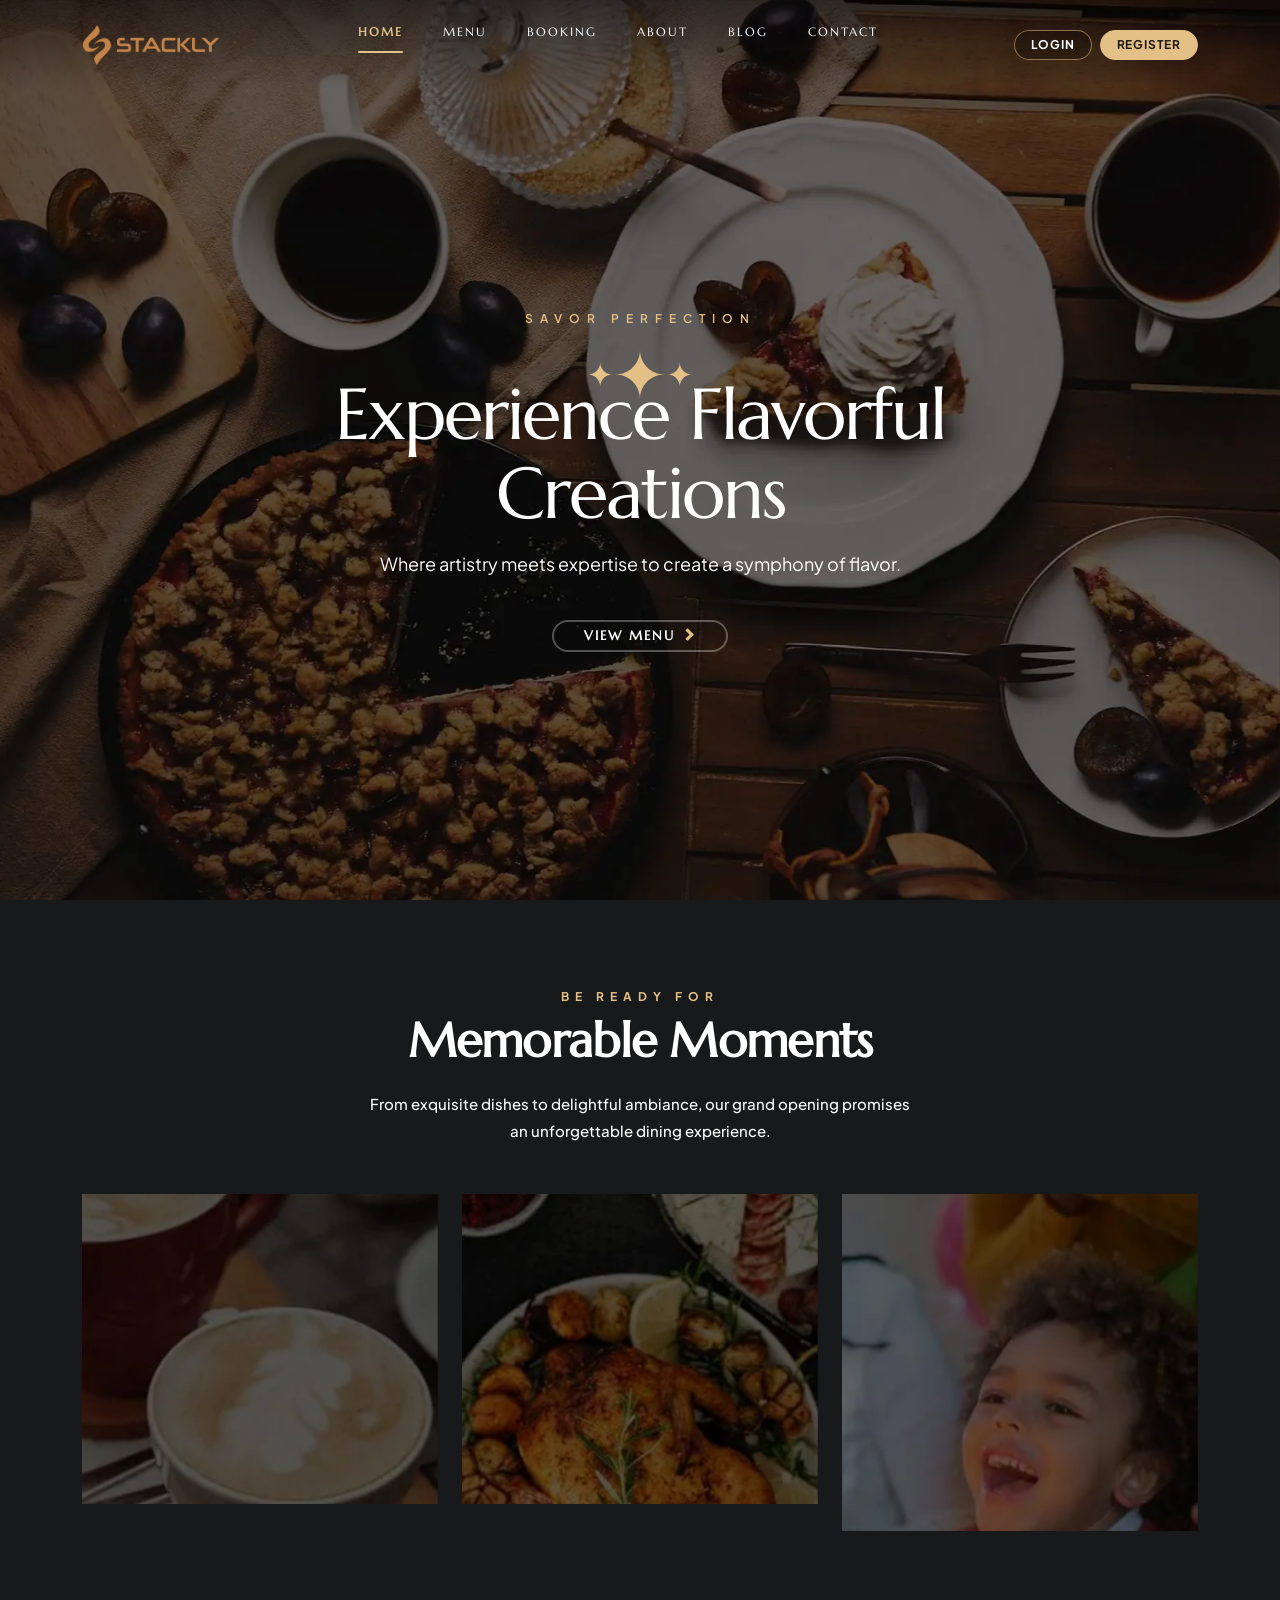
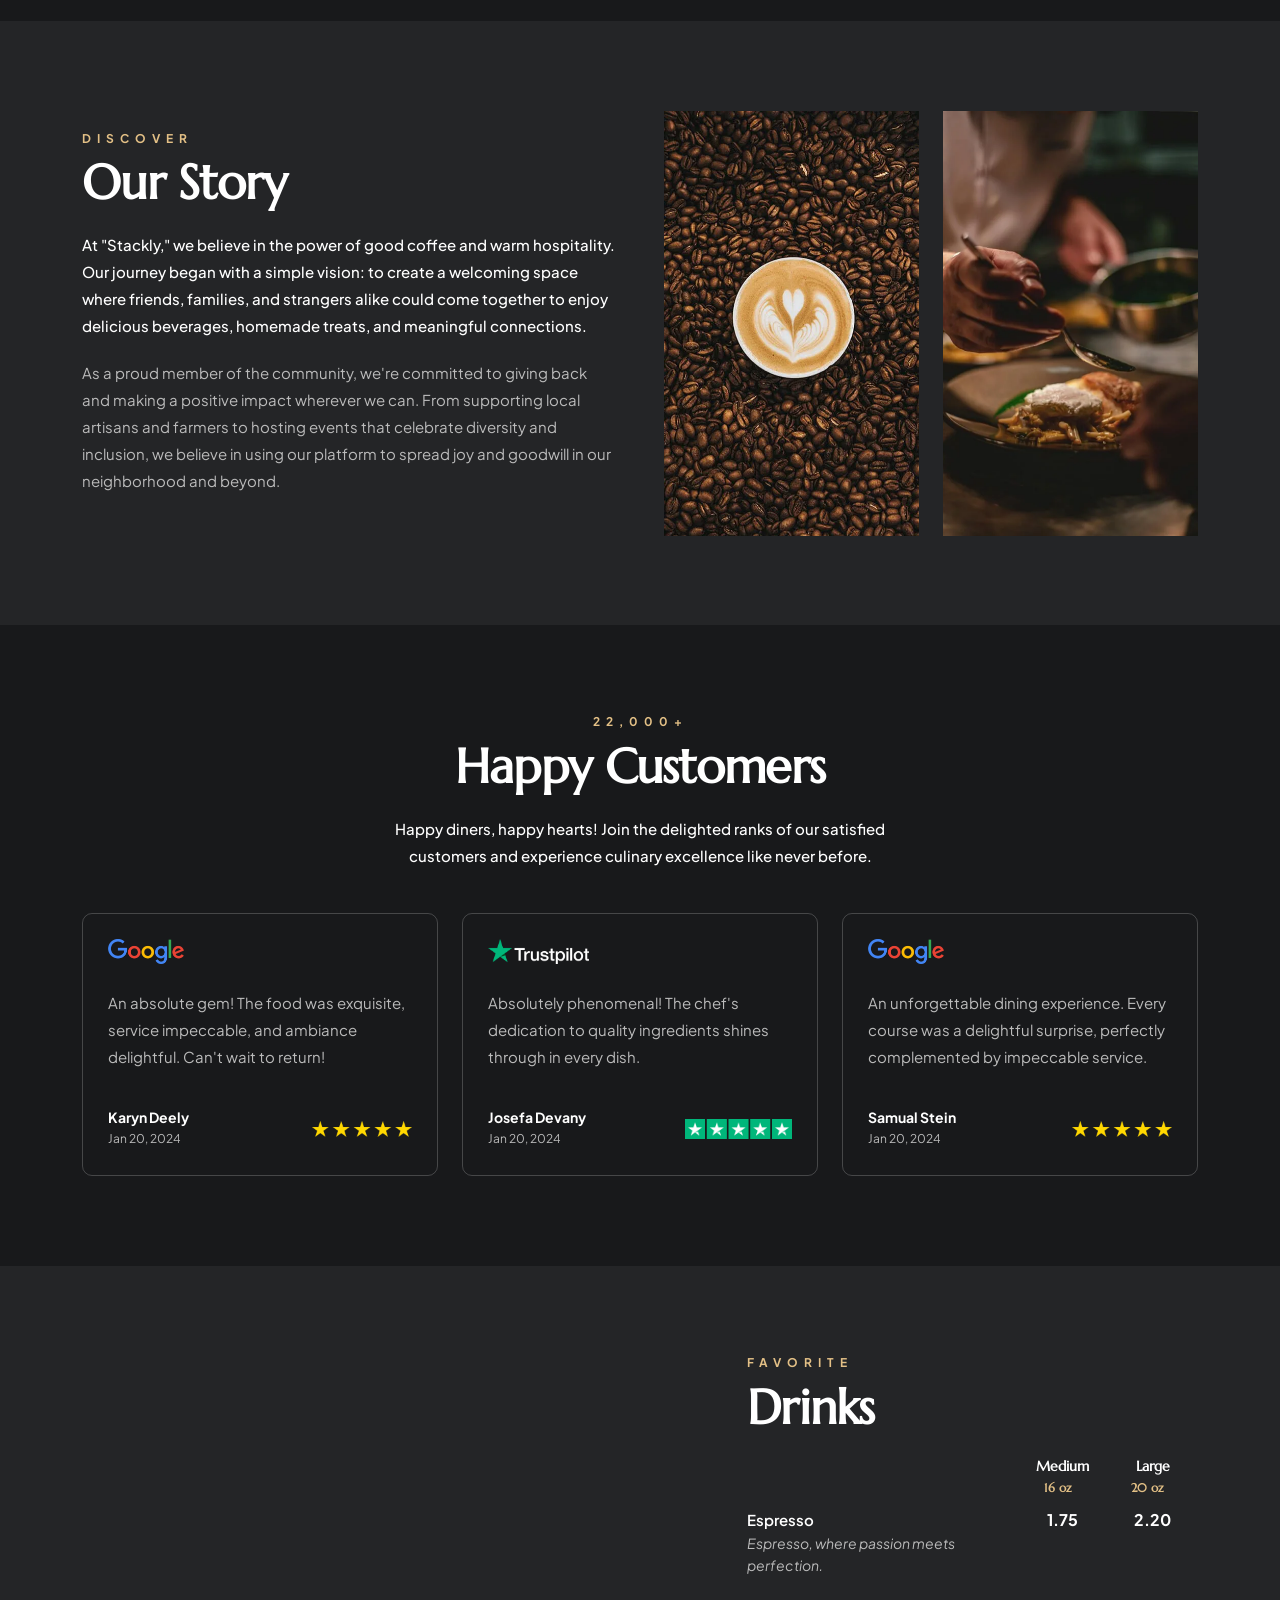
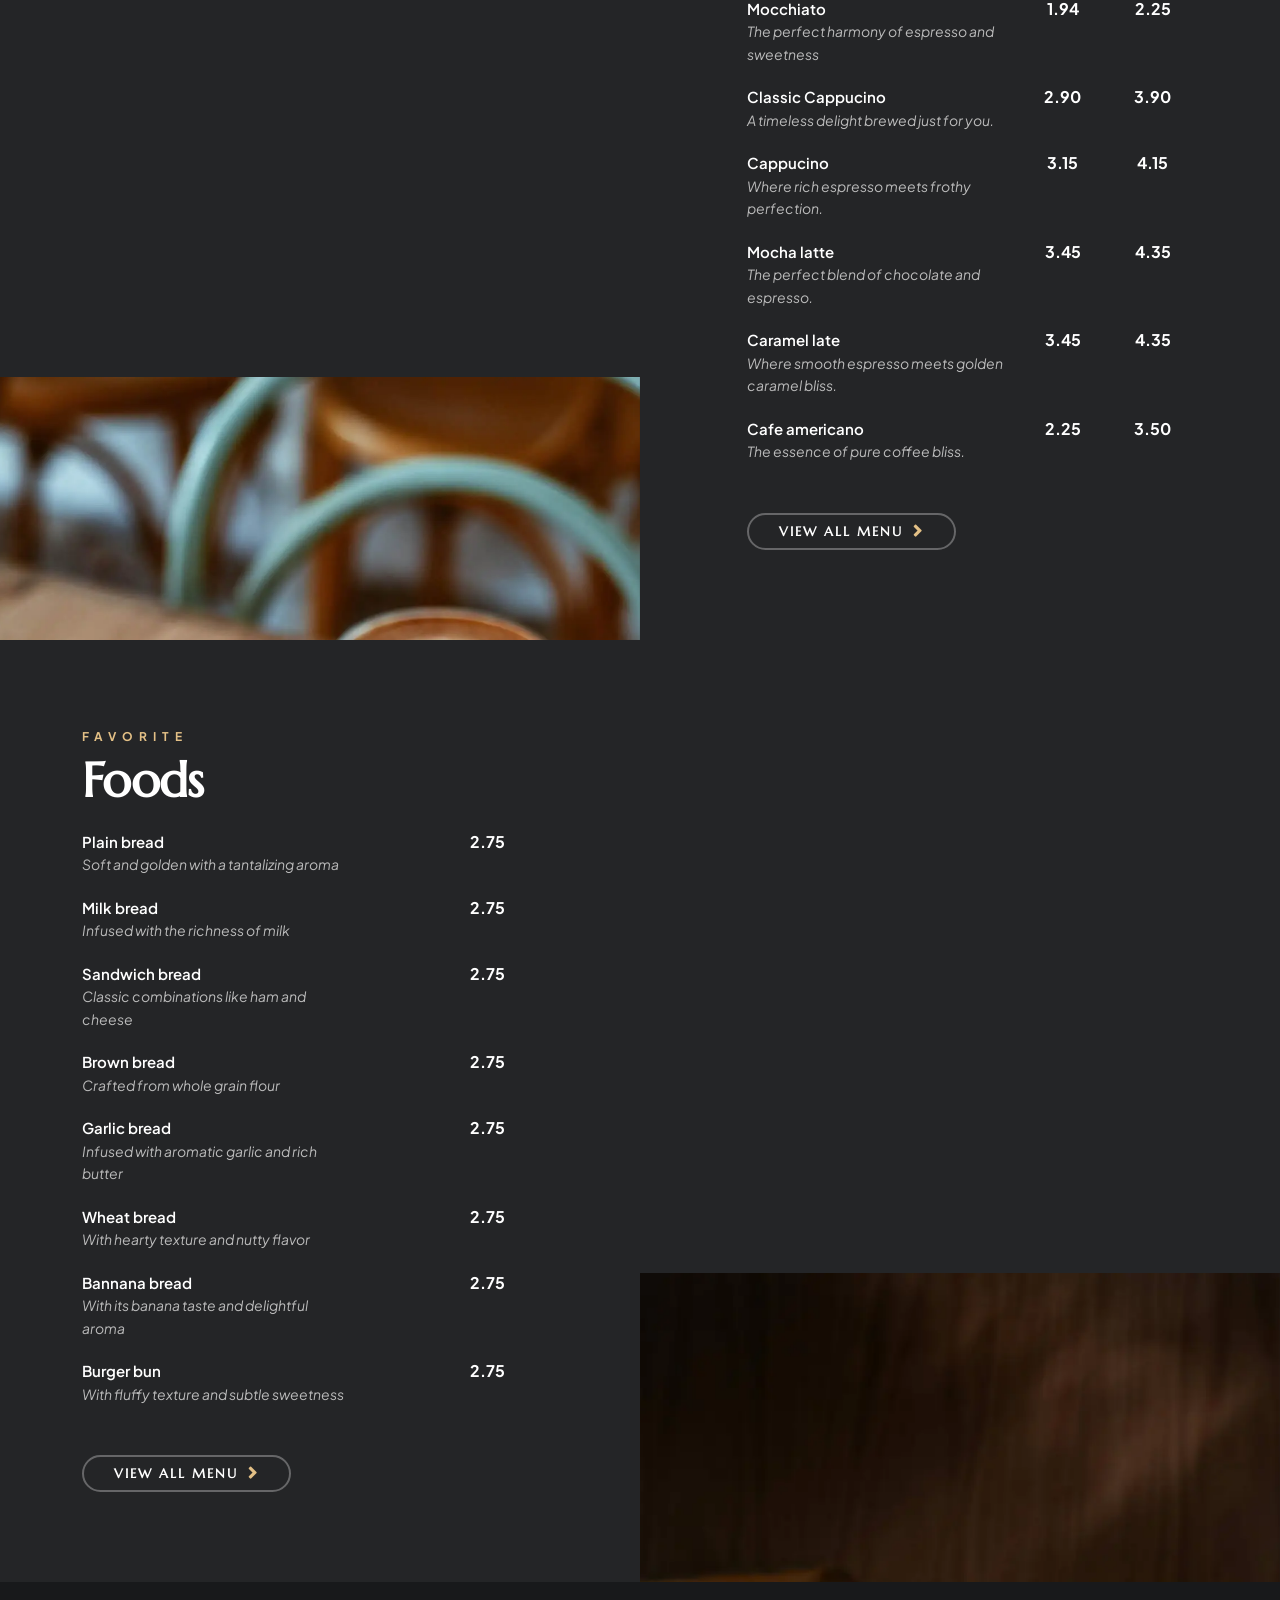
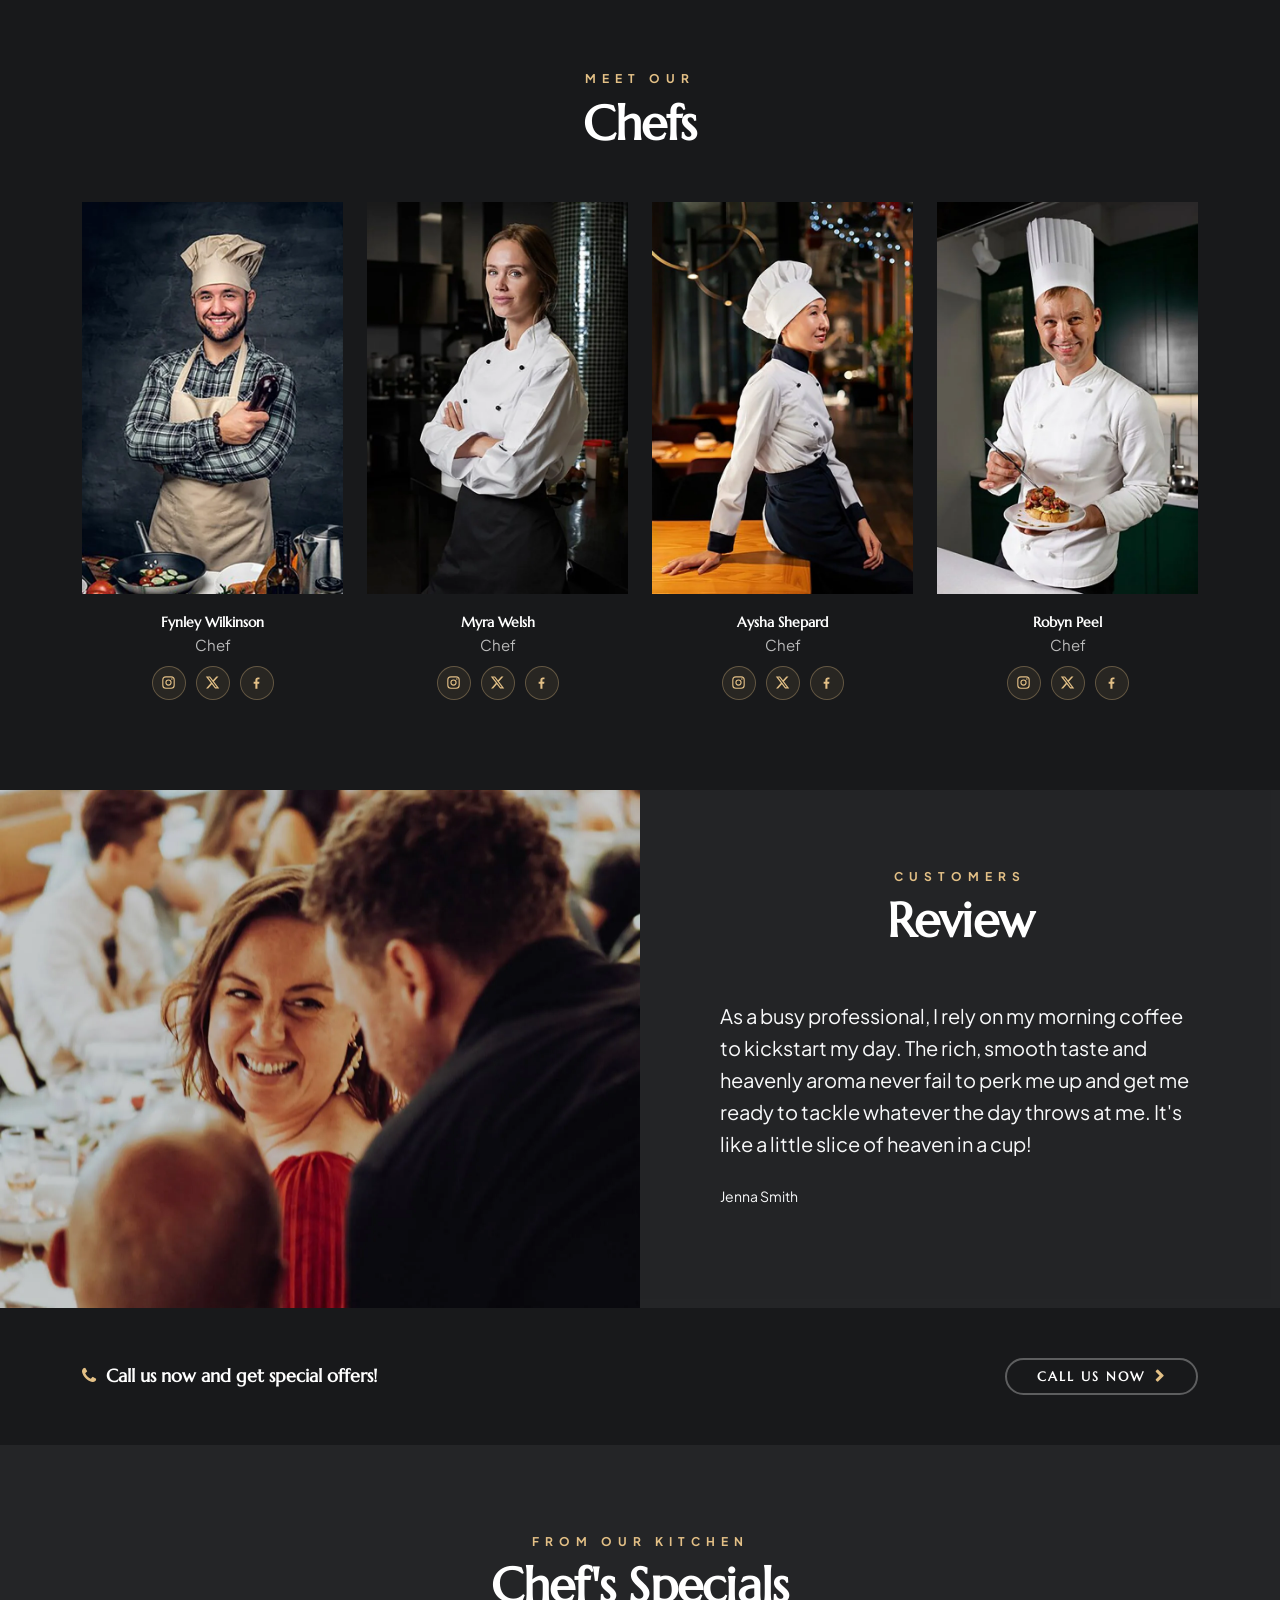
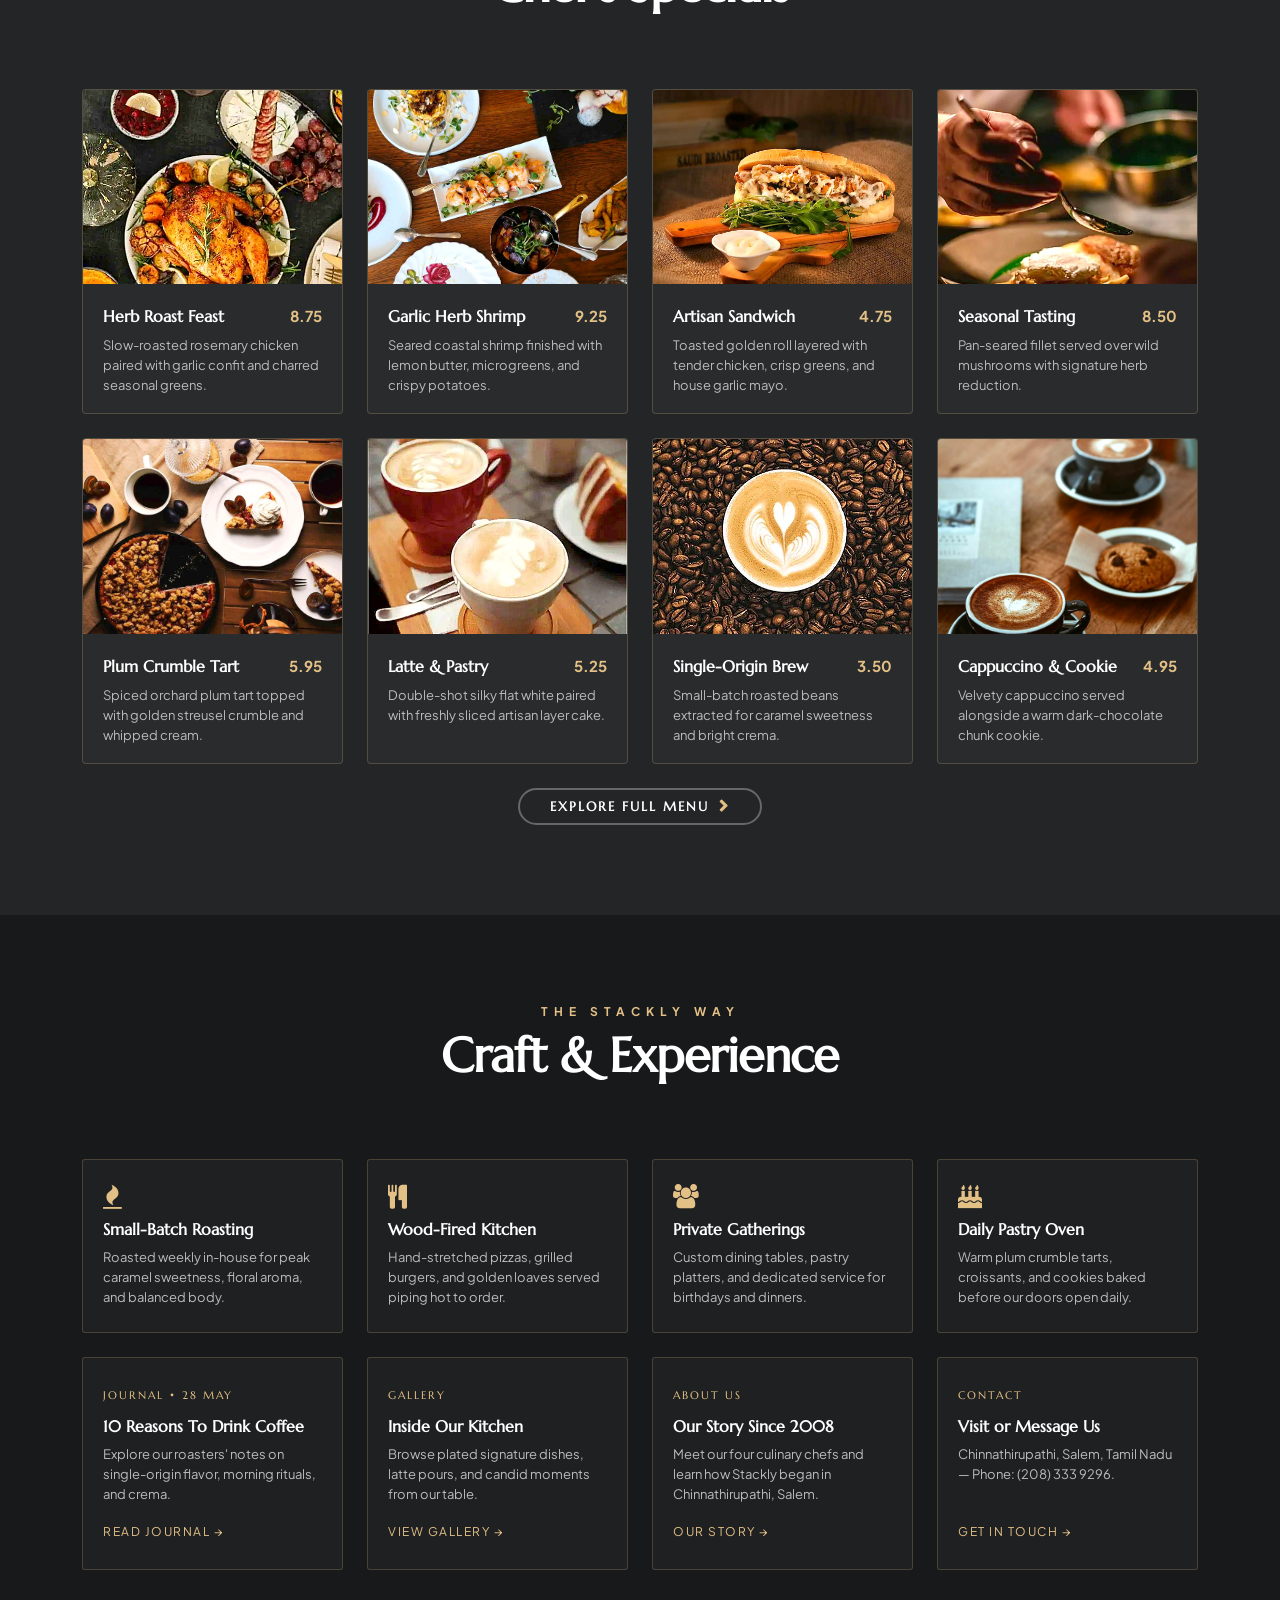
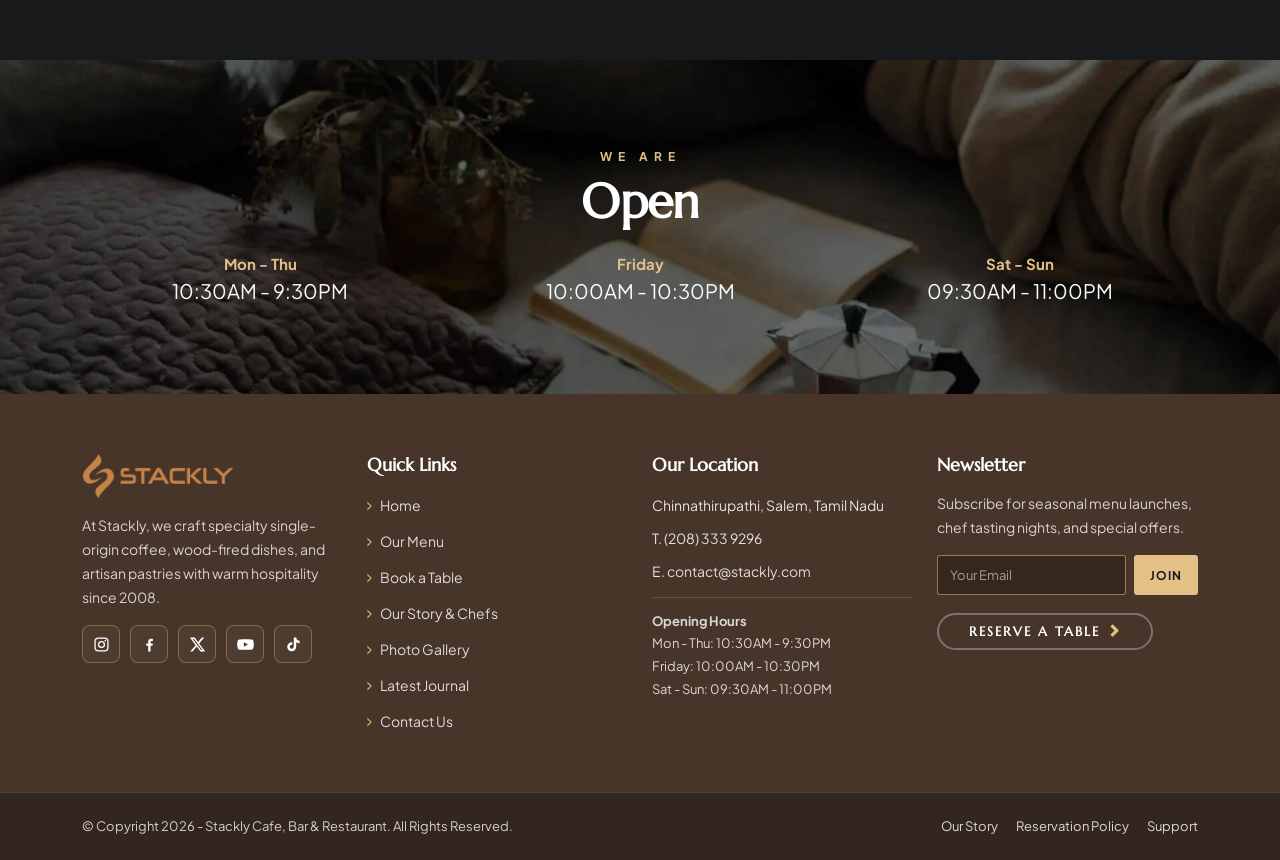
<file: index.html>
<!DOCTYPE html><html lang="en"><head>
    <meta charset="utf-8">
    <link rel="icon" href="images/icon.webp" type="image/webp" sizes="16x16">
    <title>Stackly - Cafe, Bar &amp; Restaurant</title>
    <meta name="viewport" content="width=device-width, initial-scale=1.0">
    <meta name="description" content="">
    <meta name="keywords" content="">
    <meta name="author" content="">

    <!-- CSS Files
    ================================================== -->
    <link rel="stylesheet" href="css/bootstrap.css" type="text/css">
    <link rel="stylesheet" href="css/plugins.css" type="text/css">
    <link rel="stylesheet" href="css/style.css" type="text/css">    
    <link rel="stylesheet" href="css/coloring.css" type="text/css">

    <!-- css for scheme color -->
    <link rel="stylesheet" href="css/cream.css" type="text/css" id="colors">

    <!-- custom css -->
    <link rel="stylesheet" href="css/03_custom.css" type="text/css">

    <!-- Slider Revolution Stylesheet -->
    <link rel="stylesheet" type="text/css" href="css/settings.css">
    <link rel="stylesheet" type="text/css" href="css/layers.css">
    <link rel="stylesheet" type="text/css" href="css/navigation.css">
    <link rel="stylesheet" type="text/css" href="css/rev-settings.css">

    <style>
        .special-card {
            border: 1px solid rgba(227, 192, 134, 0.22);
            background: rgba(255, 255, 255, 0.03);
            border-radius: 4px;
            overflow: hidden;
            height: 100%;
            display: flex;
            flex-direction: column;
            transition: transform 0.3s ease, border-color 0.3s ease, box-shadow 0.3s ease;
        }

        .special-card:hover {
            transform: translateY(-4px);
            border-color: rgba(227, 192, 134, 0.45);
            box-shadow: 0 10px 24px rgba(0, 0, 0, 0.45);
        }

        .special-card img {
            width: 100%;
            aspect-ratio: 4 / 3;
            object-fit: cover;
            display: block;
            transition: transform 0.4s ease;
        }

        .special-card:hover img {
            transform: scale(1.04);
        }

        .special-card .special-body {
            padding: 18px 20px;
            flex: 1;
        }

        .special-card .special-top {
            display: flex;
            justify-content: space-between;
            align-items: baseline;
            gap: 10px;
            margin-bottom: 6px;
        }

        .special-card h4 {
            color: #ffffff;
            font-size: 16px;
            margin: 0;
        }

        .special-card .special-price {
            color: var(--primary-color);
            font-weight: 700;
            font-size: 15px;
            white-space: nowrap;
        }

        .special-card p {
            margin: 0;
            font-size: 13px;
            line-height: 1.55;
        }

        .highlight-card {
            border: 1px solid rgba(227, 192, 134, 0.22);
            background: rgba(255, 255, 255, 0.03);
            border-radius: 3px;
            padding: 24px 20px;
            height: 100%;
            display: flex;
            flex-direction: column;
            justify-content: space-between;
        }

        .highlight-card i {
            font-size: 24px;
            color: var(--primary-color);
            margin-bottom: 12px;
            display: inline-block;
        }

        .highlight-card .highlight-tag {
            font-family: var(--title-font);
            font-size: 11px;
            letter-spacing: 2px;
            text-transform: uppercase;
            color: var(--primary-color);
            margin-bottom: 8px;
        }

        .highlight-card h4 {
            color: #ffffff;
            font-size: 16px;
            margin-bottom: 8px;
        }

        .highlight-card p {
            margin: 0;
            font-size: 13px;
            line-height: 1.55;
        }

        .highlight-card a.highlight-link {
            margin-top: 14px;
            display: inline-block;
            color: var(--primary-color);
            font-size: 12px;
            text-transform: uppercase;
            letter-spacing: 1.5px;
            text-decoration: none;
        }
    </style>

</head>

<body class="dark-scheme">

    <div id="wrapper">

        <!-- header begin -->
        <header class="header_left">

            <div class="container">
                <div class="row">
                    <div class="col-lg-12">
                        <!-- logo begin -->
                        <div id="logo">
                            <a href="index.html">
                                <img class="logo logo_dark_bg" src="images/logo.webp" alt="">
                                <img class="logo logo_light_bg" src="images/logo.webp" alt="">
                            </a>
                        </div>
                        <!-- logo close -->

                        <!-- small button begin -->
                        <span id="menu-btn"></span>
                        <!-- small button close -->

                        <!-- mainmenu begin -->
                        <nav>
                            <ul id="mainmenu">
                                <li><a href="index.html" class="active" aria-current="page">Home</a></li>
                                <li><a href="menu.html">menu</a></li>
                                <li><a href="booking.html">Booking</a></li>
                                <li><a href="about.html">About</a>
                                    <ul>
                                        <li><a href="about.html">About</a></li>
                                        <li><a href="gallery.html">Gallery</a></li>
                                    </ul>
                                </li>
                                <li><a href="blog.html">Blog</a></li>
                                <li><a href="contact.html">Contact</a></li>
                            </ul>
                        </nav>
                        <div class="clearfix"></div>
                    </div>
                    <!-- mainmenu close -->

                </div>
            </div>
        </header>
        <!-- header close -->

        <!-- content begin -->
        <div id="content" class="no-bottom no-top">

            <!-- parallax section -->
            <section id="section-slider" class="fullwidthbanner-container" aria-label="section-slider">
                <div id="revolution-slider">
                    <ul>
                        <li data-transition="fade" data-slotamount="10" data-masterspeed="default" data-thumb="">
                            <!--  BACKGROUND IMAGE -->
                            <img src="images/slide-1.webp" alt="" data-bgposition="center center" data-bgfit="cover" data-bgrepeat="no-repeat" data-bgparallax="10">
                            
                            <div class="tp-caption tp-teaser-1" data-x="center" data-y="[160,160,115,85]" data-width="none" data-height="none" data-whitespace="nowrap" data-fontsize="[12,12,13,13]" data-lineheight="[18,18,18,18]" data-letterspacing="[7,7,5,4]" data-transform_in="y:100px;opacity:0;s:500;e:Power2.easeOut;" data-transform_out="opacity:0;y:-100;s:200;e:Power2.easeInOut;" data-start="500" data-splitin="none" data-splitout="none" data-responsive_offset="on">
                                <span class="id-color-2">Savor Perfection</span>
                            </div>

                            <div class="tp-caption" data-x="center" data-y="[200,200,152,118]" data-width="" data-height="none" data-whitespace="nowrap" data-transform_in="y:100px;opacity:0;s:500;e:Power2.easeOut;" data-transform_out="opacity:0;y:-100;s:400;e:Power2.easeInOut;" data-start="600" data-splitin="none" data-splitout="none" data-responsive_offset="on">
                                <img src="images/separator.webp" class="img-fluid" alt="">
                            </div>
                            
                            <div class="tp-caption tp-title-1 text-center" data-x="center" data-y="[225,225,182,148]" data-width="[700,640,520,330]" data-height="none" data-whitespace="normal" data-fontsize="[72,60,48,36]" data-lineheight="[79,66,54,42]" data-transform_in="y:100px;opacity:0;s:500;e:Power2.easeOut;" data-transform_out="opacity:0;y:-100;s:400;e:Power2.easeInOut;" data-start="600" data-splitin="none" data-splitout="none" data-responsive_offset="on">
                                Experience Flavorful Creations
                            </div>

                            <div class="tp-caption text-center tp-text-1" data-x="center" data-y="[400,385,318,285]" data-width="[600,560,480,320]" data-height="none" data-whitespace="normal" data-fontsize="[18,18,17,16]" data-lineheight="[28,28,26,25]" data-transform_in="y:100px;opacity:0;s:500;e:Power2.easeOut;" data-transform_out="opacity:0;y:-100;s:600;e:Power2.easeInOut;" data-start="700" data-responsive_offset="on">
                                Where artistry meets expertise to create a symphony of flavor.
                            </div>

                            <div class="tp-caption" data-x="center" data-y="[470,455,398,380]" data-width="none" data-height="none" data-whitespace="nowrap" data-fontsize="[13,13,13,13]" data-lineheight="[22,22,22,22]" data-transform_in="y:100px;opacity:0;s:500;e:Power2.easeOut;" data-transform_out="opacity:0;y:-100;s:800;e:Power2.easeInOut;" data-start="800" data-responsive_offset="on">
                                <a href="404.html" class="btn-line">View Menu</a>
                            </div>
                        </li>

                        <li data-transition="fade" data-slotamount="10" data-masterspeed="default" data-thumb="">
                            <!--  BACKGROUND IMAGE -->
                            <img src="images/slide-2.webp" alt="" data-bgposition="center center" data-bgfit="cover" data-bgrepeat="no-repeat" data-bgparallax="10">
                            
                            <div class="tp-caption tp-teaser-1" data-x="center" data-y="[160,160,115,85]" data-width="none" data-height="none" data-whitespace="nowrap" data-fontsize="[12,12,13,13]" data-lineheight="[18,18,18,18]" data-letterspacing="[7,7,5,4]" data-transform_in="y:100px;opacity:0;s:500;e:Power2.easeOut;" data-transform_out="opacity:0;y:-100;s:200;e:Power2.easeInOut;" data-start="500" data-splitin="none" data-splitout="none" data-responsive_offset="on">
                                <span class="id-color-2">Flavors to Satisfy</span>
                            </div>

                            <div class="tp-caption" data-x="center" data-y="[200,200,152,118]" data-width="" data-height="none" data-whitespace="nowrap" data-transform_in="y:100px;opacity:0;s:500;e:Power2.easeOut;" data-transform_out="opacity:0;y:-100;s:400;e:Power2.easeInOut;" data-start="600" data-splitin="none" data-splitout="none" data-responsive_offset="on">
                                <img src="images/separator.webp" class="img-fluid" alt="">
                            </div>
                            
                            <div class="tp-caption tp-title-1 text-center" data-x="center" data-y="[225,225,182,148]" data-width="[700,640,520,330]" data-height="none" data-whitespace="normal" data-fontsize="[72,60,48,36]" data-lineheight="[79,66,54,42]" data-transform_in="y:100px;opacity:0;s:500;e:Power2.easeOut;" data-transform_out="opacity:0;y:-100;s:400;e:Power2.easeInOut;" data-start="600" data-splitin="none" data-splitout="none" data-responsive_offset="on">
                                Where Flavor Meets Elegance
                            </div>

                            <div class="tp-caption text-center tp-text-1" data-x="center" data-y="[400,385,318,285]" data-width="[600,560,480,320]" data-height="none" data-whitespace="normal" data-fontsize="[18,18,17,16]" data-lineheight="[28,28,26,25]" data-transform_in="y:100px;opacity:0;s:500;e:Power2.easeOut;" data-transform_out="opacity:0;y:-100;s:600;e:Power2.easeInOut;" data-start="700" data-responsive_offset="on">
                                Prepare your palate for an unforgettable dining experience.
                            </div>

                            <div class="tp-caption" data-x="center" data-y="[470,455,398,380]" data-width="none" data-height="none" data-whitespace="nowrap" data-fontsize="[13,13,13,13]" data-lineheight="[22,22,22,22]" data-transform_in="y:100px;opacity:0;s:500;e:Power2.easeOut;" data-transform_out="opacity:0;y:-100;s:800;e:Power2.easeInOut;" data-start="800" data-responsive_offset="on">
                                <a href="404.html" class="btn-line">View Menu</a>
                            </div>
                        </li>
                        
                    </ul>
                </div>
            </section>
            <!-- parallax section close -->            

            <!-- section begin -->
            <section>
                <div class="container">
                    <div class="row aligns-item-center">
                        <div class="col-lg-6 offset-lg-3">
                            <div class="text-center">
                                <h5 class="uptitle wow fadeInUp">Be ready for</h5>
                                <h2 class="wow fadeInUp">Memorable Moments</h2>
                                <p class="lead wow fadeInUp">From exquisite dishes to delightful ambiance, our grand opening promises an unforgettable dining experience.</p>
                                <div class="spacer-single"></div>               
                            </div>                            
                        </div>                        
                    </div>

                    <div class="row g-4 text-center">
                        <div class="col-lg-4 wow fadeInRight">
                            <div class="p-4 jarallax" data-jarallax="" data-speed="0.1">
                                <img src="images/1.webp" class="jarallax-img" alt="">
                                <img src="images/icon-1.webp" alt="">
                                <div class="spacer-single"></div>
                                <h3>Aromatic Taste</h3>
                                <p>Rich, inviting, and utterly tantalizing, the aromatic taste of coffee is a sensory journey that begins with the first whiff.</p>
                                <a href="404.html" class="btn-line">Read More</a>
                            </div>
                        </div>

                        <div class="col-lg-4 wow fadeInRight" data-wow-delay=".1s">
                            <div class="p-4 jarallax" data-jarallax="" data-speed="0.1">
                                <img src="images/2.webp" class="jarallax-img" alt="">
                                <img src="images/icon-2.webp" alt="">
                                <div class="spacer-single"></div>
                                <h3>Delicious Foods</h3>
                                <p>From the first tantalizing aroma to the last lingering taste, our menu is a celebration of diverse cuisines and bold creativity. </p>
                                <a href="404.html" class="btn-line">Read More</a>
                            </div>
                        </div>

                        <div class="col-lg-4 wow fadeInRight" data-wow-delay=".2s">
                            <div class="p-4 jarallax" data-jarallax="" data-speed="0.1">
                                <img src="images/3.webp" class="jarallax-img" alt="">
                                <img src="images/icon-3.webp" alt="">
                                <div class="spacer-single"></div>
                                <h3>Make Your Party</h3>
                                <p>Transforming our cozy café into the ultimate party destination, where friends gather, laughter flows, and memories are made.</p>
                                <a href="404.html" class="btn-line">Read More</a>
                            </div>
                        </div>
                    </div>
                </div>
            </section>
            <!-- section close -->            

            <section data-bgcolor="rgba(255, 255, 255, .05)">
                <div class="container">
                    <div class="row gx-5 align-items-center">
                        <div class="col-lg-6">
                            <h5 class="uptitle wow fadeInUp">Discover</h5>
                            <h2 class="wow fadeInUp">Our Story</h2>
                            <p class="lead wow fadeInUp">At "Stackly," we believe in the power of good coffee and warm hospitality. Our journey began with a simple vision: to create a welcoming space where friends, families, and strangers alike could come together to enjoy delicious beverages, homemade treats, and meaningful connections.</p>

                            <p class="wow fadeInUp">As a proud member of the community, we're committed to giving back and making a positive impact wherever we can. From supporting local artisans and farmers to hosting events that celebrate diversity and inclusion, we believe in using our platform to spread joy and goodwill in our neighborhood and beyond.</p>
                        </div>

                        <div class="col-lg-6">
                            <div class="row">
                                <div class="col-6">
                                    <img src="images/4.webp" class="img-fluid wow zoomIn" alt="">
                                </div>
                                <div class="col-6">
                                    <img src="images/5.webp" class="img-fluid wow zoomIn" alt="">
                                </div>
                            </div>
                        </div>   
                    </div>
                </div>
            </section>

            <section>
                <div class="container">
                    <div class="row g-4">
                        <div class="col-lg-6 offset-lg-3 text-center">
                            <h5 class="uptitle wow fadeInUp">22,000+</h5>
                            <h2 class="wow fadeInUp">Happy Customers</h2>
                            <p class="lead wow fadeInUp">Happy diners, happy hearts! Join the delighted ranks of our satisfied customers and experience culinary excellence like never before.</p>
                        </div>
                        <div class="col-lg-4 wow fadeInRight" data-wow-delay="0s">
                            <div class="de-review-app h-100">
                                <div class="d-logo">
                                    <img src="images/google.webp" class="" alt="">
                                </div>
                                <div class="d-testi">
                                    An absolute gem! The food was exquisite, service impeccable, and ambiance delightful. Can't wait to return!
                                </div>
                                <div class="d-testi-by">Karyn Deely<span>Jan 20, 2024</span></div>
                                <div class="d-stars">
                                    <img src="images/google-stars.webp" class="" alt="">
                                </div>
                            </div>
                        </div>

                        <div class="col-lg-4 wow fadeInRight" data-wow-delay=".1s">
                            <div class="de-review-app h-100">
                                <div class="d-logo">
                                    <img src="images/trustpilot.webp" class="" alt="">
                                </div>
                                <div class="d-testi">
                                    Absolutely phenomenal! The chef's dedication to quality ingredients shines through in every dish.
                                </div>
                                <div class="d-testi-by">Josefa Devany<span>Jan 20, 2024</span></div>
                                <div class="d-stars">
                                    <img src="images/trustpilot-stars.webp" class="" alt="">
                                </div>
                            </div>
                        </div>

                        <div class="col-lg-4 wow fadeInRight" data-wow-delay=".2s">
                            <div class="de-review-app h-100">
                                <div class="d-logo">
                                    <img src="images/google.webp" class="" alt="">
                                </div>
                                <div class="d-testi">
                                    An unforgettable dining experience. Every course was a delightful surprise, perfectly complemented by impeccable service.
                                </div>
                                <div class="d-testi-by">Samual Stein<span>Jan 20, 2024</span></div>
                                <div class="d-stars">
                                    <img src="images/google-stars.webp" class="" alt="">
                                </div>
                            </div>
                        </div>
                    </div>
                </div>
            </section>

            <section class="position-relative" data-bgcolor="rgba(255, 255, 255, .05)">
                <div class="container">
                    <div class="row align-items-center wow fadeInUp">
                        <div class="col-lg-5 offset-lg-7">
                            <h5 class="uptitle">Favorite</h5>
                            <h2>Drinks</h2>

                            <div class="menu-item thead">
                                <div class="c1"></div>
                                <div class="c2">Medium<span>16 oz</span></div>
                                <div class="c3">Large<span>20 oz</span></div>
                            </div>


                            <div class="menu-item">
                                <div class="c1">Espresso<span>Espresso, where passion meets perfection.</span></div>
                                <div class="c2">1.75</div>
                                <div class="c3">2.20</div>
                            </div>


                            <div class="menu-item">
                                <div class="c1">Mocchiato<span>The perfect harmony of espresso and sweetness</span></div>
                                <div class="c2">1.94</div>
                                <div class="c3">2.25</div>
                            </div>

                            <div class="menu-item">
                                <div class="c1">Classic Cappucino<span>A timeless delight brewed just for you.</span></div>
                                <div class="c2">2.90</div>
                                <div class="c3">3.90</div>
                            </div>


                            <div class="menu-item">
                                <div class="c1">Cappucino<span>Where rich espresso meets frothy perfection.</span></div>
                                <div class="c2">3.15</div>
                                <div class="c3">4.15</div>
                            </div>


                            <div class="menu-item">
                                <div class="c1">Mocha latte<span>The perfect blend of chocolate and espresso.</span></div>
                                <div class="c2">3.45</div>
                                <div class="c3">4.35</div>
                            </div>


                            <div class="menu-item">
                                <div class="c1">Caramel late<span>Where smooth espresso meets golden caramel bliss.</span></div>
                                <div class="c2">3.45</div>
                                <div class="c3">4.35</div>
                            </div>


                            <div class="menu-item">
                                <div class="c1">Cafe americano<span>The essence of pure coffee bliss.</span></div>
                                <div class="c2">2.25</div>
                                <div class="c3">3.50</div>
                            </div>

                            <div class="spacer-single"></div>

                            <a href="404.html" class="btn-line">View All Menu</a>
                        </div>
                    </div>
                </div>

                <div class="image-container col-lg-6 h-100 top-0 jarallax" data-speed="-.2">
                    <img src="images/bg-side-1.webp" class="jarallax-img" alt="">
                </div>
            </section>

            <section class="position-relative" data-bgcolor="rgba(255, 255, 255, .05)">
                <div class="container">
                    <div class="row align-items-center wow fadeInUp">
                        <div class="col-lg-5">
                            <h5 class="uptitle">Favorite</h5>
                            <h2>Foods</h2>

                            <div class="menu-item">
                                <div class="c1">Plain bread<span>Soft and golden with a tantalizing aroma</span></div>
                                <div class="c2"></div>
                                <div class="c3">2.75</div>
                            </div>


                            <div class="menu-item">
                                <div class="c1">Milk bread<span>Infused with the richness of milk</span></div>
                                <div class="c2"></div>
                                <div class="c3">2.75</div>
                            </div>


                            <div class="menu-item">
                                <div class="c1">Sandwich bread<span>Classic combinations like ham and cheese</span></div>
                                <div class="c2"></div>
                                <div class="c3">2.75</div>
                            </div>


                            <div class="menu-item">
                                <div class="c1">Brown bread<span>Crafted from whole grain flour</span></div>
                                <div class="c2"></div>
                                <div class="c3">2.75</div>
                            </div>


                            <div class="menu-item">
                                <div class="c1">Garlic bread<span>Infused with aromatic garlic and rich butter</span></div>
                                <div class="c2"></div>
                                <div class="c3">2.75</div>
                            </div>


                            <div class="menu-item">
                                <div class="c1">Wheat bread<span>With hearty texture and nutty flavor</span></div>
                                <div class="c2"></div>
                                <div class="c3">2.75</div>
                            </div>


                            <div class="menu-item">
                                <div class="c1">Bannana bread<span>With its banana taste and delightful aroma</span></div>
                                <div class="c2"></div>
                                <div class="c3">2.75</div>
                            </div>

                            <div class="menu-item">
                                <div class="c1">Burger bun<span>With fluffy texture and subtle sweetness</span></div>
                                <div class="c2"></div>
                                <div class="c3">2.75</div>
                            </div>

                            <div class="spacer-single"></div>

                            <a href="404.html" class="btn-line">View All Menu</a>
                        </div>
                    </div>
                </div>

                <div class="image-container col-lg-6 offset-lg-6 h-100 top-0 jarallax" data-speed="-.2">
                    <img src="images/bg-side-2.webp" class="jarallax-img" alt="">
                </div>
            </section>

            <section>
                <div class="container">
                    <div class="row">
                        <div class="col-lg-12">
                            <div class="text-center">
                                <h5 class="uptitle wow fadeInUp">Meet Our</h5>
                                <h2 class="wow fadeInUp">Chefs</h2>
                                <div class="spacer-single"></div>
                            </div>
                        </div>
                        <div class="col-lg-3 col-md-6 text-center mb-sm-20 wow fadeInRight" data-wow-delay="0s">
                            <div class="position-relative overflow-hidden mb20">
                                <img src="images/1_1.webp" class="img-fluid position-relative z-index-1000" alt="">
                            </div>
                            <h4 class="mb-0">Fynley Wilkinson</h4>
                            <div>Chef</div>
                            <div class="social-icons s2 mt-2">
                                <a href="404.html" aria-label="Instagram" title="Instagram"><svg class="social-svg" viewBox="0 0 24 24" aria-hidden="true"><path d="M7.75 2h8.5A5.75 5.75 0 0 1 22 7.75v8.5A5.75 5.75 0 0 1 16.25 22h-8.5A5.75 5.75 0 0 1 2 16.25v-8.5A5.75 5.75 0 0 1 7.75 2Zm0 1.8A3.95 3.95 0 0 0 3.8 7.75v8.5a3.95 3.95 0 0 0 3.95 3.95h8.5a3.95 3.95 0 0 0 3.95-3.95v-8.5a3.95 3.95 0 0 0-3.95-3.95h-8.5Zm9.65 1.35a1.2 1.2 0 1 1 0 2.4 1.2 1.2 0 0 1 0-2.4ZM12 7a5 5 0 1 1 0 10 5 5 0 0 1 0-10Zm0 1.8a3.2 3.2 0 1 0 0 6.4 3.2 3.2 0 0 0 0-6.4Z"/></svg></a>
                                <a href="404.html" aria-label="X" title="X"><svg class="social-svg" viewBox="0 0 24 24" aria-hidden="true"><path d="M18.244 2.25h3.308l-7.227 8.26 8.502 11.24H16.17l-5.214-6.817L4.99 21.75H1.68l7.73-8.835L1.254 2.25H8.08l4.713 6.231 5.45-6.231Zm-1.161 17.52h1.833L7.084 4.126H5.117L17.083 19.77Z"/></svg></a>
                                <a href="404.html" aria-label="Facebook" title="Facebook"><svg class="social-svg" viewBox="0 0 24 24" aria-hidden="true"><path d="M13.5 22v-8.2h2.75l.41-3.2H13.5V8.55c0-.93.26-1.56 1.59-1.56h1.7V4.12c-.29-.04-1.3-.12-2.47-.12-2.45 0-4.12 1.49-4.12 4.24v2.36H7.44v3.2h2.76V22h3.3Z"/></svg></a>
                            </div>
                        </div>

                        <div class="col-lg-3 col-md-6 text-center mb-sm-20 wow fadeInRight" data-wow-delay=".1s">
                            <div class="position-relative overflow-hidden mb20">
                                <img src="images/2_1.webp" class="img-fluid position-relative z-index-1000" alt="">
                            </div>
                            <h4 class="mb-0">Myra Welsh</h4>
                            <div>Chef</div>
                            <div class="social-icons s2 mt-2">
                                <a href="404.html" aria-label="Instagram" title="Instagram"><svg class="social-svg" viewBox="0 0 24 24" aria-hidden="true"><path d="M7.75 2h8.5A5.75 5.75 0 0 1 22 7.75v8.5A5.75 5.75 0 0 1 16.25 22h-8.5A5.75 5.75 0 0 1 2 16.25v-8.5A5.75 5.75 0 0 1 7.75 2Zm0 1.8A3.95 3.95 0 0 0 3.8 7.75v8.5a3.95 3.95 0 0 0 3.95 3.95h8.5a3.95 3.95 0 0 0 3.95-3.95v-8.5a3.95 3.95 0 0 0-3.95-3.95h-8.5Zm9.65 1.35a1.2 1.2 0 1 1 0 2.4 1.2 1.2 0 0 1 0-2.4ZM12 7a5 5 0 1 1 0 10 5 5 0 0 1 0-10Zm0 1.8a3.2 3.2 0 1 0 0 6.4 3.2 3.2 0 0 0 0-6.4Z"/></svg></a>
                                <a href="404.html" aria-label="X" title="X"><svg class="social-svg" viewBox="0 0 24 24" aria-hidden="true"><path d="M18.244 2.25h3.308l-7.227 8.26 8.502 11.24H16.17l-5.214-6.817L4.99 21.75H1.68l7.73-8.835L1.254 2.25H8.08l4.713 6.231 5.45-6.231Zm-1.161 17.52h1.833L7.084 4.126H5.117L17.083 19.77Z"/></svg></a>
                                <a href="404.html" aria-label="Facebook" title="Facebook"><svg class="social-svg" viewBox="0 0 24 24" aria-hidden="true"><path d="M13.5 22v-8.2h2.75l.41-3.2H13.5V8.55c0-.93.26-1.56 1.59-1.56h1.7V4.12c-.29-.04-1.3-.12-2.47-.12-2.45 0-4.12 1.49-4.12 4.24v2.36H7.44v3.2h2.76V22h3.3Z"/></svg></a>
                            </div>
                        </div>

                        <div class="col-lg-3 col-md-6 text-center mb-sm-20 wow fadeInRight" data-wow-delay=".2s">
                            <div class="position-relative overflow-hidden mb20">
                                <img src="images/3_1.webp" class="img-fluid position-relative z-index-1000" alt="">
                            </div>
                            <h4 class="mb-0">Aysha Shepard</h4>
                            <div>Chef</div>
                            <div class="social-icons s2 mt-2">
                                <a href="404.html" aria-label="Instagram" title="Instagram"><svg class="social-svg" viewBox="0 0 24 24" aria-hidden="true"><path d="M7.75 2h8.5A5.75 5.75 0 0 1 22 7.75v8.5A5.75 5.75 0 0 1 16.25 22h-8.5A5.75 5.75 0 0 1 2 16.25v-8.5A5.75 5.75 0 0 1 7.75 2Zm0 1.8A3.95 3.95 0 0 0 3.8 7.75v8.5a3.95 3.95 0 0 0 3.95 3.95h8.5a3.95 3.95 0 0 0 3.95-3.95v-8.5a3.95 3.95 0 0 0-3.95-3.95h-8.5Zm9.65 1.35a1.2 1.2 0 1 1 0 2.4 1.2 1.2 0 0 1 0-2.4ZM12 7a5 5 0 1 1 0 10 5 5 0 0 1 0-10Zm0 1.8a3.2 3.2 0 1 0 0 6.4 3.2 3.2 0 0 0 0-6.4Z"/></svg></a>
                                <a href="404.html" aria-label="X" title="X"><svg class="social-svg" viewBox="0 0 24 24" aria-hidden="true"><path d="M18.244 2.25h3.308l-7.227 8.26 8.502 11.24H16.17l-5.214-6.817L4.99 21.75H1.68l7.73-8.835L1.254 2.25H8.08l4.713 6.231 5.45-6.231Zm-1.161 17.52h1.833L7.084 4.126H5.117L17.083 19.77Z"/></svg></a>
                                <a href="404.html" aria-label="Facebook" title="Facebook"><svg class="social-svg" viewBox="0 0 24 24" aria-hidden="true"><path d="M13.5 22v-8.2h2.75l.41-3.2H13.5V8.55c0-.93.26-1.56 1.59-1.56h1.7V4.12c-.29-.04-1.3-.12-2.47-.12-2.45 0-4.12 1.49-4.12 4.24v2.36H7.44v3.2h2.76V22h3.3Z"/></svg></a>
                            </div>
                        </div>

                        <div class="col-lg-3 col-md-6 text-center mb-sm-20 wow fadeInRight" data-wow-delay=".3s">
                            <div class="position-relative overflow-hidden mb20">
                                <img src="images/4_1.webp" class="img-fluid position-relative z-index-1000" alt="">
                                <div class="position-absolute start-0 bottom-0 bg-color-3 w-100 h-75 rounded-30"></div>
                            </div>
                            <h4 class="mb-0">Robyn Peel</h4>
                            <div>Chef</div>
                            <div class="social-icons s2 mt-2">
                                <a href="404.html" aria-label="Instagram" title="Instagram"><svg class="social-svg" viewBox="0 0 24 24" aria-hidden="true"><path d="M7.75 2h8.5A5.75 5.75 0 0 1 22 7.75v8.5A5.75 5.75 0 0 1 16.25 22h-8.5A5.75 5.75 0 0 1 2 16.25v-8.5A5.75 5.75 0 0 1 7.75 2Zm0 1.8A3.95 3.95 0 0 0 3.8 7.75v8.5a3.95 3.95 0 0 0 3.95 3.95h8.5a3.95 3.95 0 0 0 3.95-3.95v-8.5a3.95 3.95 0 0 0-3.95-3.95h-8.5Zm9.65 1.35a1.2 1.2 0 1 1 0 2.4 1.2 1.2 0 0 1 0-2.4ZM12 7a5 5 0 1 1 0 10 5 5 0 0 1 0-10Zm0 1.8a3.2 3.2 0 1 0 0 6.4 3.2 3.2 0 0 0 0-6.4Z"/></svg></a>
                                <a href="404.html" aria-label="X" title="X"><svg class="social-svg" viewBox="0 0 24 24" aria-hidden="true"><path d="M18.244 2.25h3.308l-7.227 8.26 8.502 11.24H16.17l-5.214-6.817L4.99 21.75H1.68l7.73-8.835L1.254 2.25H8.08l4.713 6.231 5.45-6.231Zm-1.161 17.52h1.833L7.084 4.126H5.117L17.083 19.77Z"/></svg></a>
                                <a href="404.html" aria-label="Facebook" title="Facebook"><svg class="social-svg" viewBox="0 0 24 24" aria-hidden="true"><path d="M13.5 22v-8.2h2.75l.41-3.2H13.5V8.55c0-.93.26-1.56 1.59-1.56h1.7V4.12c-.29-.04-1.3-.12-2.47-.12-2.45 0-4.12 1.49-4.12 4.24v2.36H7.44v3.2h2.76V22h3.3Z"/></svg></a>
                            </div>
                        </div>
                    </div>
                </div>
            </section>

            <section class="side-bg no-top no-bottom text-light" aria-label="section" data-bgcolor="rgba(255, 255, 255, .05)">
                <div class="col-lg-6 pull-right image-container jarallax">
                    <img src="images/bg-side-3.webp" class="jarallax-img" alt="">
                </div>

                <div class="container-fluid">
                    <div class="row-fluid">
                        <div class="col-lg-6 offset-lg-6">
                            <div class="padding80">
                                <div class="text-center">
                                    <h5 class="uptitle wow fadeInUp">Customers</h5>
                                    <h2 class="wow fadeInUp">Review</h2>
                                    <div class="spacer-single"></div>
                                </div>
                                <blockquote>
                                    As a busy professional, I rely on my morning coffee to kickstart my day. The rich, smooth taste and heavenly aroma never fail to perk me up and get me ready to tackle whatever the day throws at me. It's like a little slice of heaven in a cup!
                                    <span>Jenna Smith</span>
                                </blockquote>
                            </div>
                        </div>
                    </div>
                </div>
            </section>

            <!-- section begin -->
            <section id="cta" aria-label="cta" class="call-to-action">
                <div class="container">
                    <div class="row g-4 align-items-center">
                        <div class="col-lg-9 text-lg-start text-sm-center wow fadeIn">
                            <h3><i class="id-color fa fa-phone mr10"></i>Call us now and get special offers!</h3>
                        </div>

                        <div class="col-lg-3 text-lg-end text-sm-center wow fadeIn" data-wow-delay=".2s">
                            <a href="404.html" class="btn-line">Call Us Now</a>
                        </div>
                    </div>
                </div>
            </section>
            <!-- section close -->

            <!-- chef specials section begin -->
            <section data-bgcolor="rgba(255, 255, 255, .05)">
                <div class="container">
                    <div class="row g-4">
                        <div class="col-lg-12 text-center">
                            <h5 class="uptitle">From Our Kitchen</h5>
                            <h2>Chef's Specials</h2>
                            <div class="spacer-single"></div>
                        </div>

                        <div class="col-lg-3 col-md-6">
                            <div class="special-card">
                                <img src="images/special-1.webp" alt="Herb-Roasted Chicken Feast">
                                <div class="special-body">
                                    <div class="special-top">
                                        <h4>Herb Roast Feast</h4>
                                        <span class="special-price">8.75</span>
                                    </div>
                                    <p>Slow-roasted rosemary chicken paired with garlic confit and charred seasonal greens.</p>
                                </div>
                            </div>
                        </div>

                        <div class="col-lg-3 col-md-6">
                            <div class="special-card">
                                <img src="images/special-2.webp" alt="Garlic Herb Shrimp">
                                <div class="special-body">
                                    <div class="special-top">
                                        <h4>Garlic Herb Shrimp</h4>
                                        <span class="special-price">9.25</span>
                                    </div>
                                    <p>Seared coastal shrimp finished with lemon butter, microgreens, and crispy potatoes.</p>
                                </div>
                            </div>
                        </div>

                        <div class="col-lg-3 col-md-6">
                            <div class="special-card">
                                <img src="images/special-3.webp" alt="Crispy Chicken Baguette">
                                <div class="special-body">
                                    <div class="special-top">
                                        <h4>Artisan Sandwich</h4>
                                        <span class="special-price">4.75</span>
                                    </div>
                                    <p>Toasted golden roll layered with tender chicken, crisp greens, and house garlic mayo.</p>
                                </div>
                            </div>
                        </div>

                        <div class="col-lg-3 col-md-6">
                            <div class="special-card">
                                <img src="images/special-4.webp" alt="Chef's Seasonal Plate">
                                <div class="special-body">
                                    <div class="special-top">
                                        <h4>Seasonal Tasting</h4>
                                        <span class="special-price">8.50</span>
                                    </div>
                                    <p>Pan-seared fillet served over wild mushrooms with signature herb reduction.</p>
                                </div>
                            </div>
                        </div>

                        <div class="col-lg-3 col-md-6">
                            <div class="special-card">
                                <img src="images/special-5.webp" alt="Warm Plum Crumble Tart">
                                <div class="special-body">
                                    <div class="special-top">
                                        <h4>Plum Crumble Tart</h4>
                                        <span class="special-price">5.95</span>
                                    </div>
                                    <p>Spiced orchard plum tart topped with golden streusel crumble and whipped cream.</p>
                                </div>
                            </div>
                        </div>

                        <div class="col-lg-3 col-md-6">
                            <div class="special-card">
                                <img src="images/special-6.webp" alt="Signature Morning Pairing">
                                <div class="special-body">
                                    <div class="special-top">
                                        <h4>Latte &amp; Pastry</h4>
                                        <span class="special-price">5.25</span>
                                    </div>
                                    <p>Double-shot silky flat white paired with freshly sliced artisan layer cake.</p>
                                </div>
                            </div>
                        </div>

                        <div class="col-lg-3 col-md-6">
                            <div class="special-card">
                                <img src="images/special-7.webp" alt="House Single-Origin Espresso">
                                <div class="special-body">
                                    <div class="special-top">
                                        <h4>Single-Origin Brew</h4>
                                        <span class="special-price">3.50</span>
                                    </div>
                                    <p>Small-batch roasted beans extracted for caramel sweetness and bright crema.</p>
                                </div>
                            </div>
                        </div>

                        <div class="col-lg-3 col-md-6">
                            <div class="special-card">
                                <img src="images/special-8.webp" alt="Cookie and Cappuccino">
                                <div class="special-body">
                                    <div class="special-top">
                                        <h4>Cappuccino &amp; Cookie</h4>
                                        <span class="special-price">4.95</span>
                                    </div>
                                    <p>Velvety cappuccino served alongside a warm dark-chocolate chunk cookie.</p>
                                </div>
                            </div>
                        </div>

                        <div class="col-lg-12 text-center mt-4">
                            <a href="404.html" class="btn-line">Explore Full Menu</a>
                        </div>
                    </div>
                </div>
            </section>
            <!-- chef specials section close -->

            <!-- dining highlights section begin -->
            <section id="section-highlights">
                <div class="container">
                    <div class="row g-4">
                        <div class="col-lg-12 text-center">
                            <h5 class="uptitle">The Stackly Way</h5>
                            <h2>Craft &amp; Experience</h2>
                            <div class="spacer-single"></div>
                        </div>

                        <div class="col-lg-3 col-md-6">
                            <div class="highlight-card">
                                <div>
                                    <i class="fa fa-fire"></i>
                                    <h4>Small-Batch Roasting</h4>
                                    <p>Roasted weekly in-house for peak caramel sweetness, floral aroma, and balanced body.</p>
                                </div>
                            </div>
                        </div>

                        <div class="col-lg-3 col-md-6">
                            <div class="highlight-card">
                                <div>
                                    <i class="fa fa-cutlery"></i>
                                    <h4>Wood-Fired Kitchen</h4>
                                    <p>Hand-stretched pizzas, grilled burgers, and golden loaves served piping hot to order.</p>
                                </div>
                            </div>
                        </div>

                        <div class="col-lg-3 col-md-6">
                            <div class="highlight-card">
                                <div>
                                    <i class="fa fa-users"></i>
                                    <h4>Private Gatherings</h4>
                                    <p>Custom dining tables, pastry platters, and dedicated service for birthdays and dinners.</p>
                                </div>
                            </div>
                        </div>

                        <div class="col-lg-3 col-md-6">
                            <div class="highlight-card">
                                <div>
                                    <i class="fa fa-birthday-cake"></i>
                                    <h4>Daily Pastry Oven</h4>
                                    <p>Warm plum crumble tarts, croissants, and cookies baked before our doors open daily.</p>
                                </div>
                            </div>
                        </div>

                        <div class="col-lg-3 col-md-6">
                            <div class="highlight-card">
                                <div>
                                    <div class="highlight-tag">Journal • 28 MAY</div>
                                    <h4>10 Reasons To Drink Coffee</h4>
                                    <p>Explore our roasters' notes on single-origin flavor, morning rituals, and crema.</p>
                                </div>
                                <a href="blog.html" class="highlight-link">Read Journal &rarr;</a>
                            </div>
                        </div>

                        <div class="col-lg-3 col-md-6">
                            <div class="highlight-card">
                                <div>
                                    <div class="highlight-tag">Gallery</div>
                                    <h4>Inside Our Kitchen</h4>
                                    <p>Browse plated signature dishes, latte pours, and candid moments from our table.</p>
                                </div>
                                <a href="gallery.html" class="highlight-link">View Gallery &rarr;</a>
                            </div>
                        </div>

                        <div class="col-lg-3 col-md-6">
                            <div class="highlight-card">
                                <div>
                                    <div class="highlight-tag">About Us</div>
                                    <h4>Our Story Since 2008</h4>
                                    <p>Meet our four culinary chefs and learn how Stackly began in Chinnathirupathi, Salem.</p>
                                </div>
                                <a href="about.html" class="highlight-link">Our Story &rarr;</a>
                            </div>
                        </div>

                        <div class="col-lg-3 col-md-6">
                            <div class="highlight-card">
                                <div>
                                    <div class="highlight-tag">Contact</div>
                                    <h4>Visit or Message Us</h4>
                                    <p>Chinnathirupathi, Salem, Tamil Nadu — Phone: (208) 333 9296.</p>
                                </div>
                                <a href="contact.html" class="highlight-link">Get in Touch &rarr;</a>
                            </div>
                        </div>
                    </div>
                </div>
            </section>
            <!-- dining highlights section close -->

            <section id="section-title-1" class="text-light jarallax">
                <img src="images/bg-6.webp" class="jarallax-img" alt="">
                <div class="container">
                    <div class="row">
                        <div class="col-lg-12">
                            <div class="text-center">
                                <h5 class="uptitle wow fadeInUp">We are</h5>
                                <h2 class="wow fadeInUp">Open</h2>
                            </div>
                        </div>
                        <div class="col-lg-4 wow fadeInRight" data-wow-delay="0s">
                            <div class="text-center">
                                <span class="id-color-2 bold">Mon - Thu</span>
                                <div class="fs20">10:30AM - 9:30PM</div>
                            </div>
                        </div>
                        <div class="col-lg-4 wow fadeInRight" data-wow-delay=".1s">
                            <div class="text-center">
                                <span class="id-color-2 bold">Friday</span>
                                <div class="fs20">10:00AM - 10:30PM</div>
                            </div>
                        </div>
                        <div class="col-lg-4 wow fadeInRight" data-wow-delay=".2s">
                            <div class="text-center">
                                <span class="id-color-2 bold">Sat - Sun</span>
                                <div class="fs20">09:30AM - 11:00PM</div>
                            </div>
                        </div>
                    </div>
                </div>
            </section>

        </div>


        <!-- footer begin -->
        <footer>
            <div class="container">
                <div class="row g-4">
                    <div class="col-lg-3 col-md-6 sm-text-center">
                        <img class="logo" src="images/logo.webp" alt="Stackly">
                        <p class="footer-desc">At Stackly, we craft specialty single-origin coffee, wood-fired dishes, and artisan pastries with warm hospitality since 2008.</p>
                        <div class="social-icons">
                            <a href="404.html" aria-label="Instagram" title="Instagram"><svg class="social-svg" viewBox="0 0 24 24" aria-hidden="true"><path d="M7.75 2h8.5A5.75 5.75 0 0 1 22 7.75v8.5A5.75 5.75 0 0 1 16.25 22h-8.5A5.75 5.75 0 0 1 2 16.25v-8.5A5.75 5.75 0 0 1 7.75 2Zm0 1.8A3.95 3.95 0 0 0 3.8 7.75v8.5a3.95 3.95 0 0 0 3.95 3.95h8.5a3.95 3.95 0 0 0 3.95-3.95v-8.5a3.95 3.95 0 0 0-3.95-3.95h-8.5Zm9.65 1.35a1.2 1.2 0 1 1 0 2.4 1.2 1.2 0 0 1 0-2.4ZM12 7a5 5 0 1 1 0 10 5 5 0 0 1 0-10Zm0 1.8a3.2 3.2 0 1 0 0 6.4 3.2 3.2 0 0 0 0-6.4Z"/></svg></a>
                            <a href="404.html" aria-label="Facebook" title="Facebook"><svg class="social-svg" viewBox="0 0 24 24" aria-hidden="true"><path d="M13.5 22v-8.2h2.75l.41-3.2H13.5V8.55c0-.93.26-1.56 1.59-1.56h1.7V4.12c-.29-.04-1.3-.12-2.47-.12-2.45 0-4.12 1.49-4.12 4.24v2.36H7.44v3.2h2.76V22h3.3Z"/></svg></a>
                            <a href="404.html" aria-label="X" title="X"><svg class="social-svg" viewBox="0 0 24 24" aria-hidden="true"><path d="M18.244 2.25h3.308l-7.227 8.26 8.502 11.24H16.17l-5.214-6.817L4.99 21.75H1.68l7.73-8.835L1.254 2.25H8.08l4.713 6.231 5.45-6.231Zm-1.161 17.52h1.833L7.084 4.126H5.117L17.083 19.77Z"/></svg></a>
                            <a href="404.html" aria-label="YouTube" title="YouTube"><svg class="social-svg" viewBox="0 0 24 24" aria-hidden="true"><path d="M23.14 7.12a2.96 2.96 0 0 0-2.08-2.09C19.22 4.5 12 4.5 12 4.5s-7.22 0-9.06.53A2.96 2.96 0 0 0 .86 7.12C.33 8.97.33 12 .33 12s0 3.03.53 4.88a2.96 2.96 0 0 0 2.08 2.09c1.84.53 9.06.53 9.06.53s7.22 0 9.06-.53a2.96 2.96 0 0 0 2.08-2.09c.53-1.85.53-4.88.53-4.88s0-3.03-.53-4.88ZM9.67 15.22V8.78L15.48 12l-5.81 3.22Z"/></svg></a>
                            <a href="404.html" aria-label="TikTok" title="TikTok"><svg class="social-svg" viewBox="0 0 24 24" aria-hidden="true"><path d="M19.59 6.69a4.83 4.83 0 0 1-3.77-4.25V2h-3.45v13.67a2.89 2.89 0 0 1-2.88 2.5 2.89 2.89 0 0 1-2.89-2.89 2.89 2.89 0 0 1 2.89-2.89c.28 0 .54.04.79.1v-3.5a6.37 6.37 0 0 0-.79-.05A6.34 6.34 0 0 0 3.15 15.3 6.34 6.34 0 0 0 9.49 21.64a6.34 6.34 0 0 0 6.34-6.34V8.77a8.18 8.18 0 0 0 4.76 1.52V6.84c-.34 0-.68-.05-1-.15Z"/></svg></a>
                        </div>
                    </div>

                    <div class="col-lg-3 col-md-6 sm-text-center">
                        <h3>Quick Links</h3>
                        <ul class="footer-links">
                            <li><a href="index.html">Home</a></li>
                            <li><a href="menu.html">Our Menu</a></li>
                            <li><a href="booking.html">Book a Table</a></li>
                            <li><a href="about.html">Our Story &amp; Chefs</a></li>
                            <li><a href="gallery.html">Photo Gallery</a></li>
                            <li><a href="blog.html">Latest Journal</a></li>
                            <li><a href="contact.html">Contact Us</a></li>
                        </ul>
                    </div>

                    <div class="col-lg-3 col-md-6 sm-text-center footer-contact">
                        <h3>Our Location</h3>
                        <p>Chinnathirupathi, Salem, Tamil Nadu</p>
                        <p>T. (208) 333 9296</p>
                        <p>E. <a href="mailto:contact@stackly.com">contact@stackly.com</a></p>
                        <div class="footer-hours">
                            <strong>Opening Hours</strong><br>
                            Mon - Thu: 10:30AM - 9:30PM<br>
                            Friday: 10:00AM - 10:30PM<br>
                            Sat - Sun: 09:30AM - 11:00PM
                        </div>
                    </div>

                    <div class="col-lg-3 col-md-6 sm-text-center">
                        <h3>Newsletter</h3>
                        <p class="footer-desc">Subscribe for seasonal menu launches, chef tasting nights, and special offers.</p>
                        <form class="footer-newsletter" action="#" method="post">
                            <input type="email" placeholder="Your Email" required>
                            <button type="submit">Join</button>
                        </form>
                        <div class="footer-newsletter-msg" role="status" aria-live="polite"></div>
                        <a href="404.html" class="btn-line mt-2">Reserve a Table</a>
                    </div>
                </div>
            </div>

            <div class="subfooter">
                <div class="container">
                    <div class="row align-items-center">
                        <div class="col-md-6 sm-text-center">
                            &copy; Copyright 2026 - Stackly Cafe, Bar &amp; Restaurant. All Rights Reserved.
                        </div>
                        <div class="col-md-6 text-md-end sm-text-center subfooter-links">
                            <a href="about.html">Our Story</a>
                            <a href="booking.html">Reservation Policy</a>
                            <a href="contact.html">Support</a>
                        </div>
                    </div>
                </div>
            </div>
        </footer>
        <!-- footer close -->

        <div id="preloader">
            <div class="preloader1"></div>
        </div>
    </div>


    <!-- Javascript Files
    ================================================== -->
    <script src="js/plugins.js"></script>
    <script src="js/designesia.js"></script>

    <!-- RS5.0 Core JS Files -->
    <script src="js/jquery.themepunch.tools.min.js"></script>
    <script src="js/jquery.themepunch.revolution.min.js"></script>

    <!-- RS5.0 Extensions Files -->
    <script src="js/revolution.extension.video.min.js"></script>
    <script src="js/revolution.extension.slideanims.min.js"></script>
    <script src="js/revolution.extension.layeranimation.min.js"></script>
    <script src="js/revolution.extension.navigation.min.js"></script>
    <script src="js/revolution.extension.actions.min.js"></script>
    <script src="js/revolution.extension.kenburn.min.js"></script>
    <script src="js/revolution.extension.migration.min.js"></script>
    <script src="js/revolution.extension.parallax.min.js"></script>
    
    <script>
        jQuery(document).ready(function () {
            // revolution slider
            jQuery("#revolution-slider").revolution({
                sliderType: "standard",
                sliderLayout: "fullscreen",
                delay: 3500,
                navigation: {
                    arrows: { enable: true }
                },
                parallax: {
                    type: "mouse",
                    origo: "slidercenter",
                    speed: 2000,
                    levels: [2, 3, 4, 5, 6, 7, 12, 16, 10, 50],
                },
                spinner: "off",
                responsiveLevels: [1240, 1024, 778, 480],
                gridwidth: [1140, 960, 640, 360],
                gridheight: [600, 600, 560, 520],
                disableProgressBar: "on"
            });
        });
    </script>



</body></html>
</file>
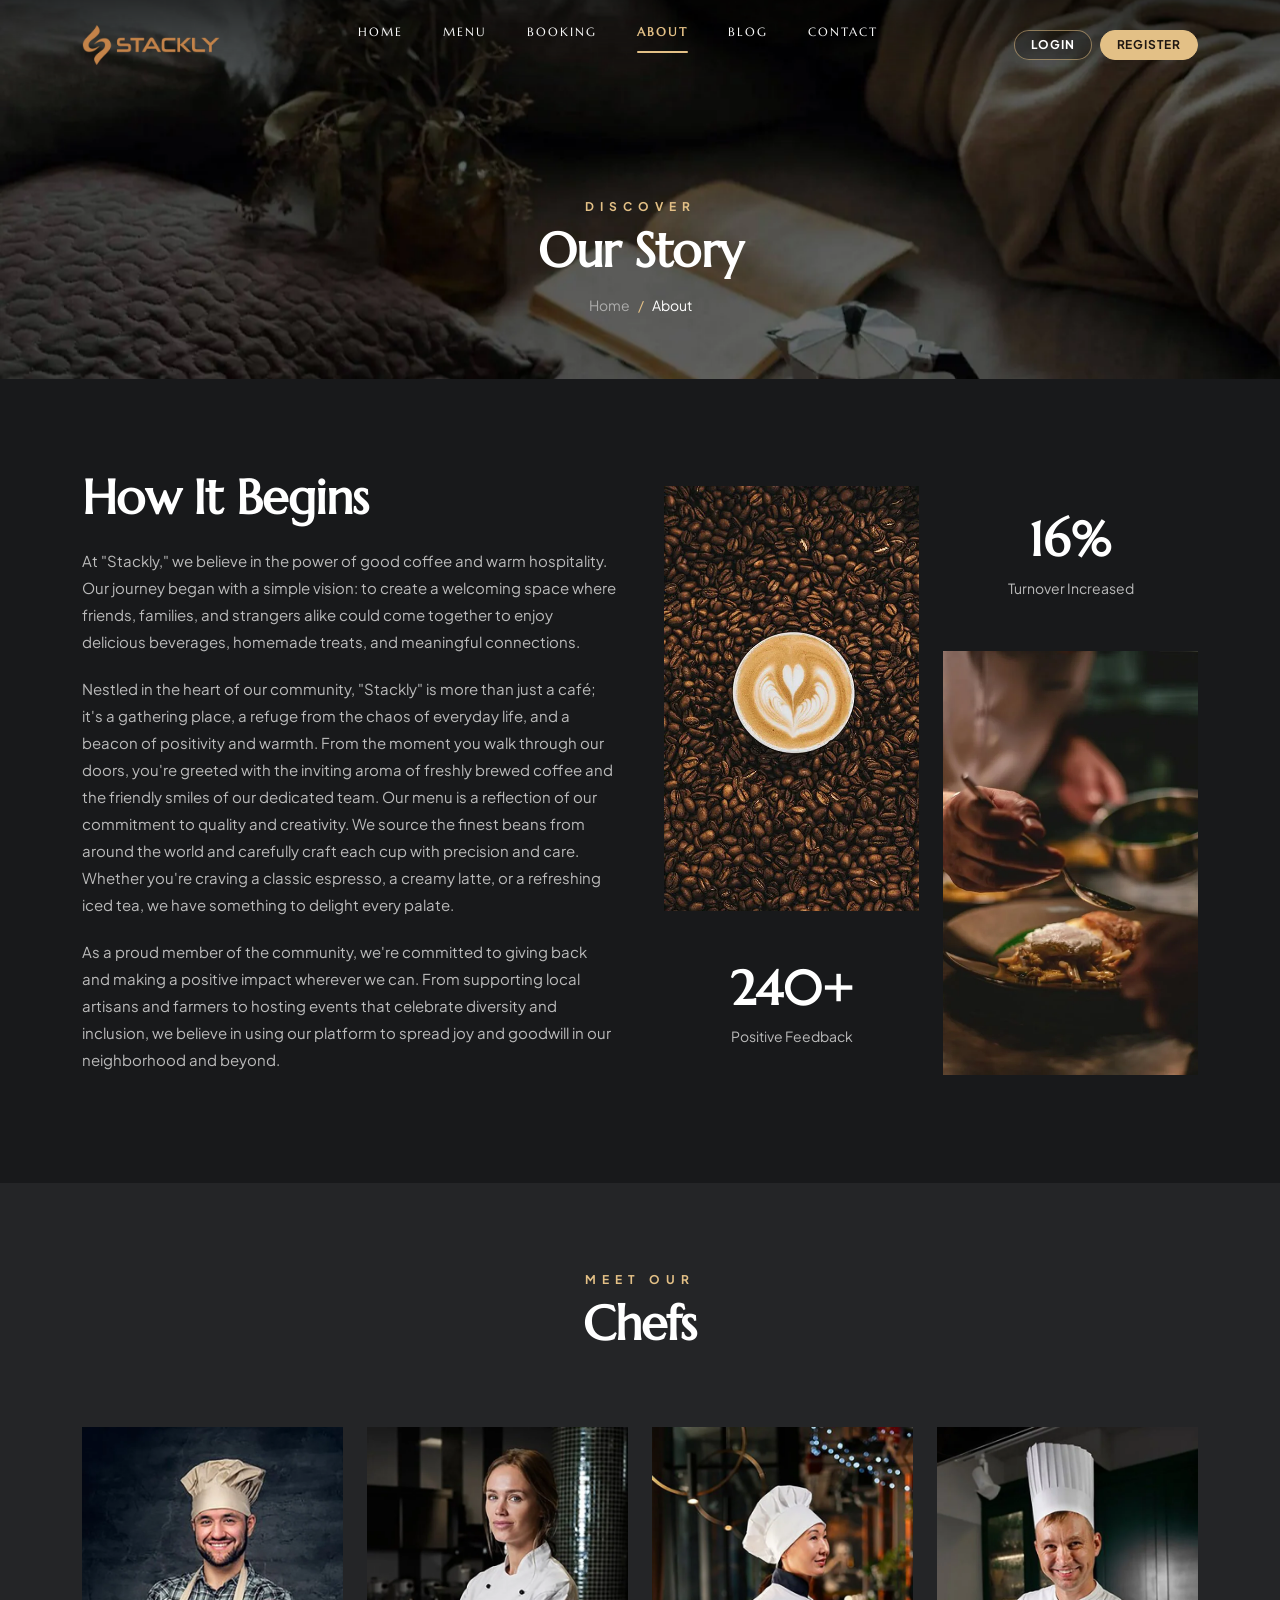
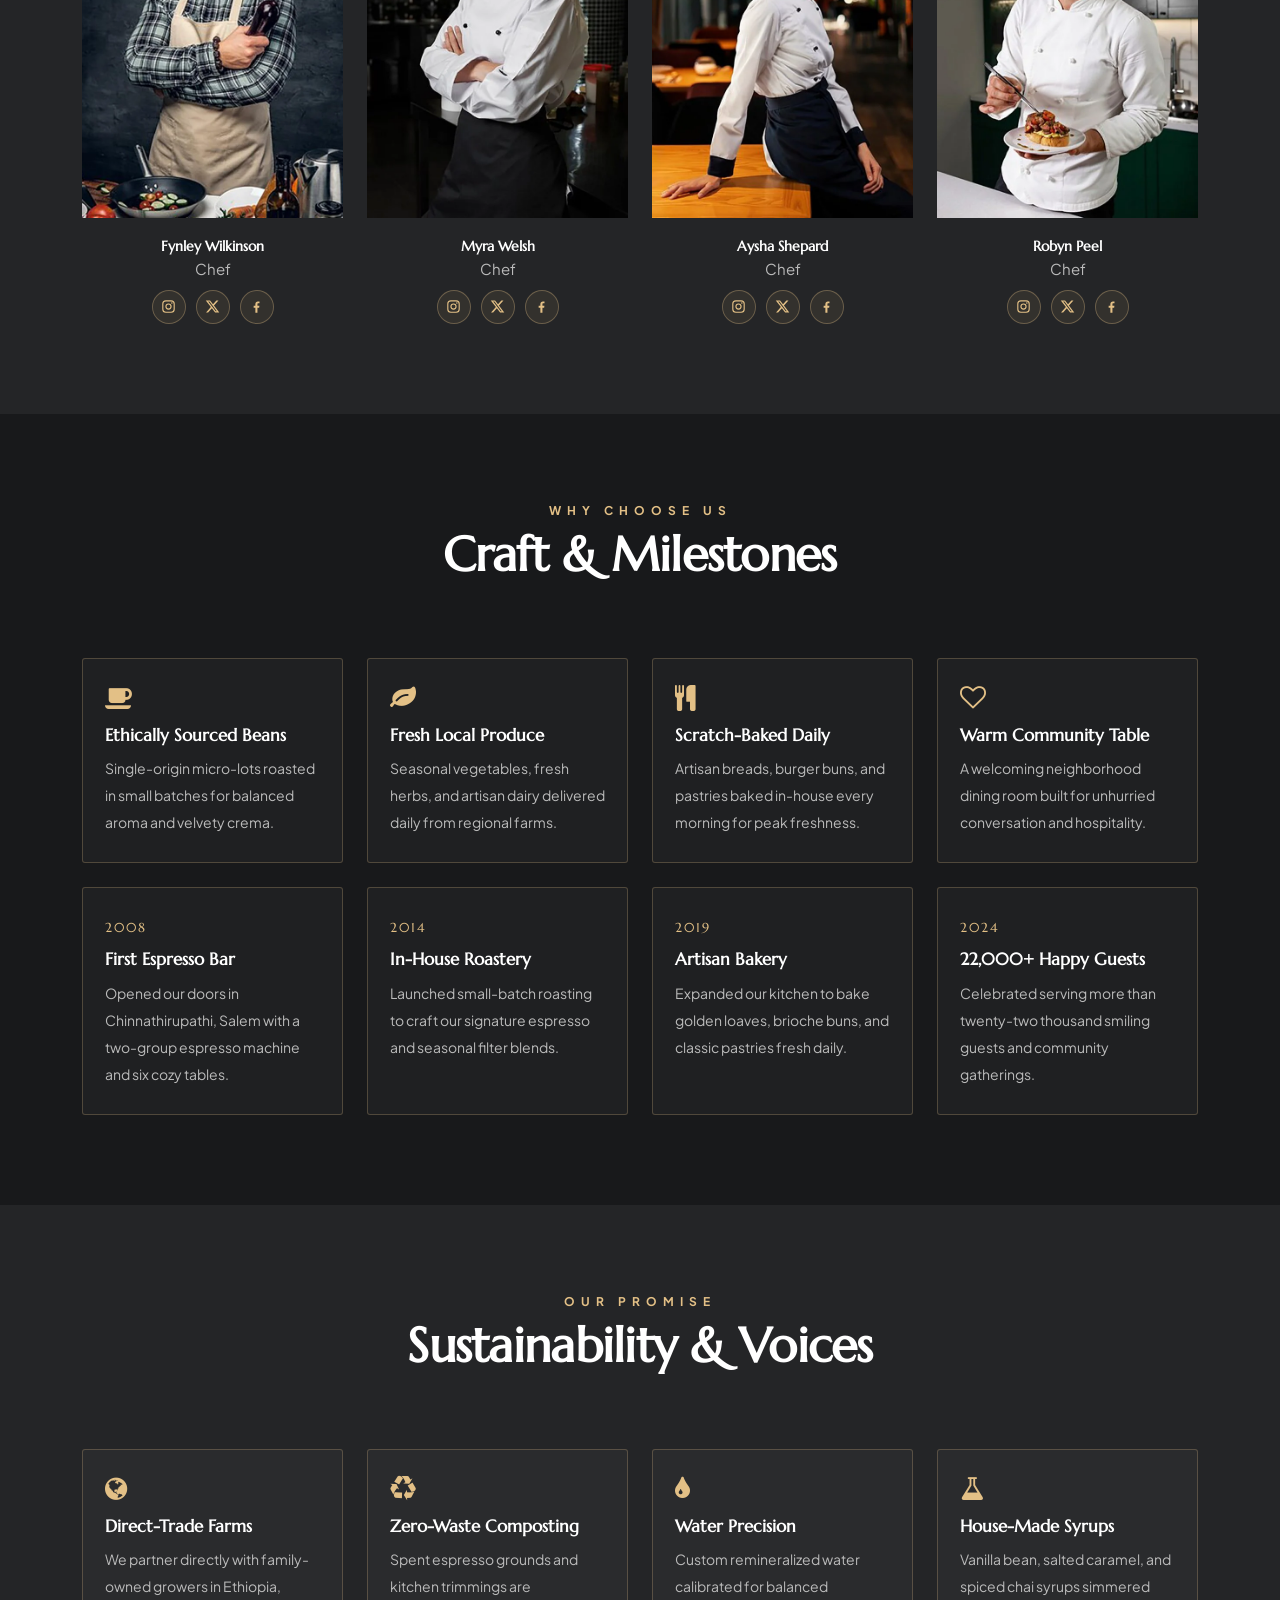
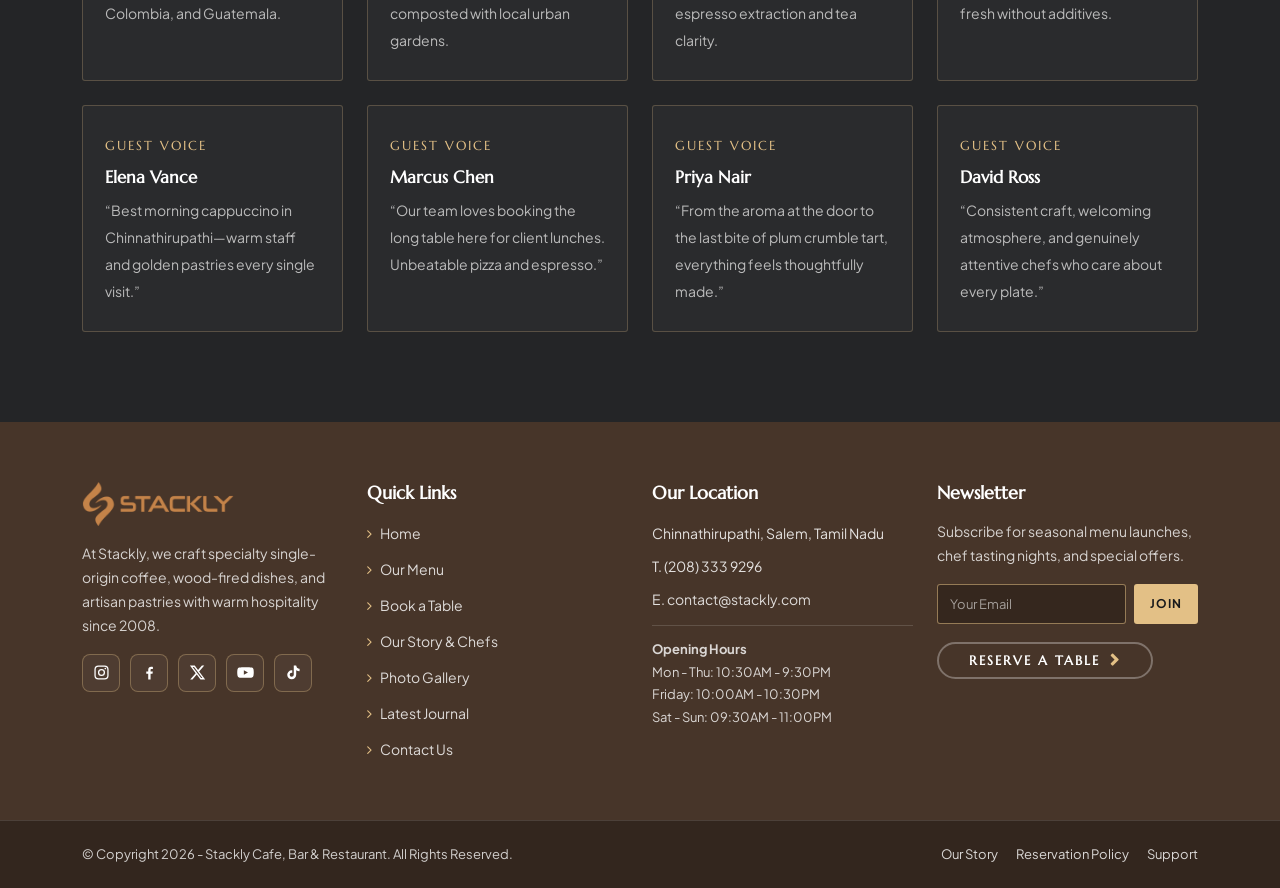
<file: about.html>
<!DOCTYPE html>
<html lang="en">

<head>
    <meta charset="utf-8">
    <link rel="icon" href="images/icon.webp" type="image/webp" sizes="16x16">
    <title>Our Story - Stackly</title>
    <meta name="viewport" content="width=device-width, initial-scale=1.0">
    <meta name="description" content="">
    <meta name="keywords" content="">
    <meta name="author" content="">

    <!-- CSS Files
    ================================================== -->
    <link rel="stylesheet" href="css/bootstrap.css" type="text/css">
    <link rel="stylesheet" href="css/plugins.css" type="text/css">
    <link rel="stylesheet" href="css/style.css" type="text/css">
    <link rel="stylesheet" href="css/coloring.css" type="text/css">

    <!-- css for scheme color -->
    <link rel="stylesheet" href="css/cream.css" type="text/css" id="colors">

    <!-- custom css -->
    <link rel="stylesheet" href="css/03_custom.css" type="text/css">

    <style>
        .wow {
            visibility: visible !important;
        }

        #subheader {
            position: relative;
        }

        #subheader h1 {
            float: none;
            margin: 0 0 12px 0;
            padding: 0;
            border: none;
            display: block;
            font-family: var(--title-font);
            font-size: 48px;
            font-weight: var(--title-font-weight);
            letter-spacing: -.015em;
            line-height: 1.2;
            text-transform: none;
            color: #ffffff;
        }

        #subheader .breadcrumb {
            margin-top: 12px;
            margin-bottom: 0;
        }

        .de_count {
            padding: 25px 0;
        }

        .de_count h3,
        .de_count h3 span {
            color: #ffffff;
            font-size: 48px;
            margin-bottom: 5px;
        }

        .de_count > span {
            text-transform: none;
            color: var(--body-font-color-dark);
            font-size: 14px;
        }

        .about-card {
            border: 1px solid rgba(227, 192, 134, 0.25);
            background: rgba(255, 255, 255, 0.03);
            border-radius: 3px;
            padding: 26px 22px;
            height: 100%;
        }

        .about-card i {
            font-size: 26px;
            color: var(--primary-color);
            margin-bottom: 14px;
            display: inline-block;
        }

        .about-card .milestone-year {
            font-family: var(--title-font);
            font-size: 13px;
            letter-spacing: 2px;
            text-transform: uppercase;
            color: var(--primary-color);
            margin-bottom: 8px;
        }

        .about-card h4 {
            color: #ffffff;
            font-size: 17px;
            margin-bottom: 10px;
        }

        .about-card p {
            margin-bottom: 0;
            font-size: 14px;
        }

        @media only screen and (max-width: 992px) {
            header.transparent:not(.bg-dark) {
                position: absolute;
                top: 0;
                left: 0;
                width: 100%;
                background-color: transparent !important;
                background-image: linear-gradient(to bottom, rgba(0, 0, 0, 0.55) 0%, rgba(0, 0, 0, 0) 100%);
            }

            #subheader {
                padding: 95px 0 35px 0;
            }

            #subheader h1 {
                font-size: 38px;
                margin: 0 0 10px 0;
            }
        }
    </style>
</head>

<body class="dark-scheme">

    <div id="wrapper">

        <!-- header begin -->
        <header class="header_left transparent">
            <div class="container">
                <div class="row">
                    <div class="col-lg-12">
                        <!-- logo begin -->
                        <div id="logo">
                            <a href="index.html">
                                <img class="logo logo_dark_bg" src="images/logo.webp" alt="">
                                <img class="logo logo_light_bg" src="images/logo.webp" alt="">
                            </a>
                        </div>
                        <!-- logo close -->

                        <!-- small button begin -->
                        <span id="menu-btn"></span>
                        <!-- small button close -->

                        <!-- mainmenu begin -->
                        <nav>
                            <ul id="mainmenu">
                                <li><a href="index.html">Home</a></li>
                                <li><a href="menu.html">menu</a></li>
                                <li><a href="booking.html">Booking</a></li>
                                <li><a href="about.html" class="active" aria-current="page">About</a>
                                    <ul>
                                        <li><a href="about.html" class="active" aria-current="page">About</a></li>
                                        <li><a href="gallery.html">Gallery</a></li>
                                    </ul>
                                </li>
                                <li><a href="blog.html">Blog</a></li>
                                <li><a href="contact.html">Contact</a></li>
                            </ul>
                        </nav>
                        <div class="clearfix"></div>
                    </div>
                    <!-- mainmenu close -->
                </div>
            </div>
        </header>
        <!-- header close -->

        <!-- content begin -->
        <div id="content" class="no-bottom no-top">

            <!-- subheader begin -->
            <section id="subheader" class="jarallax text-light">
                <img src="images/bg-6.webp" class="jarallax-img" alt="">
                <div class="container">
                    <div class="row">
                        <div class="col-lg-12 text-center">
                            <h5 class="uptitle">Discover</h5>
                            <h1>Our Story</h1>
                            <ol class="breadcrumb">
                                <li class="breadcrumb-item"><a href="index.html">Home</a></li>
                                <li class="breadcrumb-item active" aria-current="page">About</li>
                            </ol>
                        </div>
                    </div>
                </div>
            </section>
            <!-- subheader close -->

            <!-- our story section begin -->
            <section>
                <div class="container">
                    <div class="row gx-5 align-items-center">
                        <div class="col-lg-6">
                            <h2>How It Begins</h2>
                            <p>At "Stackly," we believe in the power of good coffee and warm hospitality. Our journey began with a simple vision: to create a welcoming space where friends, families, and strangers alike could come together to enjoy delicious beverages, homemade treats, and meaningful connections.</p>

                            <p>Nestled in the heart of our community, "Stackly" is more than just a café; it's a gathering place, a refuge from the chaos of everyday life, and a beacon of positivity and warmth. From the moment you walk through our doors, you're greeted with the inviting aroma of freshly brewed coffee and the friendly smiles of our dedicated team. Our menu is a reflection of our commitment to quality and creativity. We source the finest beans from around the world and carefully craft each cup with precision and care. Whether you're craving a classic espresso, a creamy latte, or a refreshing iced tea, we have something to delight every palate.</p>

                            <p>As a proud member of the community, we're committed to giving back and making a positive impact wherever we can. From supporting local artisans and farmers to hosting events that celebrate diversity and inclusion, we believe in using our platform to spread joy and goodwill in our neighborhood and beyond.</p>
                        </div>

                        <div class="col-lg-6">
                            <div class="row g-4 align-items-center">
                                <div class="col-6">
                                    <img src="images/4.webp" class="img-fluid mb-4" alt="">
                                    <div class="de_count">
                                        <h3><span class="timer" data-to="750" data-speed="2500">750</span>+</h3>
                                        <span>Positive Feedback</span>
                                    </div>
                                </div>
                                <div class="col-6">
                                    <div class="de_count mb-4">
                                        <h3><span class="timer" data-to="50" data-speed="2500">50</span>%</h3>
                                        <span>Turnover Increased</span>
                                    </div>
                                    <img src="images/5.webp" class="img-fluid" alt="">
                                </div>
                            </div>
                        </div>
                    </div>
                </div>
            </section>
            <!-- our story section close -->

            <!-- chefs section begin -->
            <section data-bgcolor="rgba(255, 255, 255, .05)">
                <div class="container">
                    <div class="row g-4">
                        <div class="col-lg-12">
                            <div class="text-center">
                                <h5 class="uptitle">Meet Our</h5>
                                <h2>Chefs</h2>
                                <div class="spacer-single"></div>
                            </div>
                        </div>

                        <div class="col-lg-3 col-6 text-center">
                            <div class="position-relative overflow-hidden mb20">
                                <img src="images/1_1.webp" class="img-fluid" alt="">
                            </div>
                            <h4 class="mb-0">Fynley Wilkinson</h4>
                            <div>Chef</div>
                            <div class="social-icons s2 mt-2">
                                <a href="404.html" aria-label="Instagram" title="Instagram"><svg class="social-svg" viewBox="0 0 24 24" aria-hidden="true"><path d="M7.75 2h8.5A5.75 5.75 0 0 1 22 7.75v8.5A5.75 5.75 0 0 1 16.25 22h-8.5A5.75 5.75 0 0 1 2 16.25v-8.5A5.75 5.75 0 0 1 7.75 2Zm0 1.8A3.95 3.95 0 0 0 3.8 7.75v8.5a3.95 3.95 0 0 0 3.95 3.95h8.5a3.95 3.95 0 0 0 3.95-3.95v-8.5a3.95 3.95 0 0 0-3.95-3.95h-8.5Zm9.65 1.35a1.2 1.2 0 1 1 0 2.4 1.2 1.2 0 0 1 0-2.4ZM12 7a5 5 0 1 1 0 10 5 5 0 0 1 0-10Zm0 1.8a3.2 3.2 0 1 0 0 6.4 3.2 3.2 0 0 0 0-6.4Z"/></svg></a>
                                <a href="404.html" aria-label="X" title="X"><svg class="social-svg" viewBox="0 0 24 24" aria-hidden="true"><path d="M18.244 2.25h3.308l-7.227 8.26 8.502 11.24H16.17l-5.214-6.817L4.99 21.75H1.68l7.73-8.835L1.254 2.25H8.08l4.713 6.231 5.45-6.231Zm-1.161 17.52h1.833L7.084 4.126H5.117L17.083 19.77Z"/></svg></a>
                                <a href="404.html" aria-label="Facebook" title="Facebook"><svg class="social-svg" viewBox="0 0 24 24" aria-hidden="true"><path d="M13.5 22v-8.2h2.75l.41-3.2H13.5V8.55c0-.93.26-1.56 1.59-1.56h1.7V4.12c-.29-.04-1.3-.12-2.47-.12-2.45 0-4.12 1.49-4.12 4.24v2.36H7.44v3.2h2.76V22h3.3Z"/></svg></a>
                            </div>
                        </div>

                        <div class="col-lg-3 col-6 text-center">
                            <div class="position-relative overflow-hidden mb20">
                                <img src="images/2_1.webp" class="img-fluid" alt="">
                            </div>
                            <h4 class="mb-0">Myra Welsh</h4>
                            <div>Chef</div>
                            <div class="social-icons s2 mt-2">
                                <a href="404.html" aria-label="Instagram" title="Instagram"><svg class="social-svg" viewBox="0 0 24 24" aria-hidden="true"><path d="M7.75 2h8.5A5.75 5.75 0 0 1 22 7.75v8.5A5.75 5.75 0 0 1 16.25 22h-8.5A5.75 5.75 0 0 1 2 16.25v-8.5A5.75 5.75 0 0 1 7.75 2Zm0 1.8A3.95 3.95 0 0 0 3.8 7.75v8.5a3.95 3.95 0 0 0 3.95 3.95h8.5a3.95 3.95 0 0 0 3.95-3.95v-8.5a3.95 3.95 0 0 0-3.95-3.95h-8.5Zm9.65 1.35a1.2 1.2 0 1 1 0 2.4 1.2 1.2 0 0 1 0-2.4ZM12 7a5 5 0 1 1 0 10 5 5 0 0 1 0-10Zm0 1.8a3.2 3.2 0 1 0 0 6.4 3.2 3.2 0 0 0 0-6.4Z"/></svg></a>
                                <a href="404.html" aria-label="X" title="X"><svg class="social-svg" viewBox="0 0 24 24" aria-hidden="true"><path d="M18.244 2.25h3.308l-7.227 8.26 8.502 11.24H16.17l-5.214-6.817L4.99 21.75H1.68l7.73-8.835L1.254 2.25H8.08l4.713 6.231 5.45-6.231Zm-1.161 17.52h1.833L7.084 4.126H5.117L17.083 19.77Z"/></svg></a>
                                <a href="404.html" aria-label="Facebook" title="Facebook"><svg class="social-svg" viewBox="0 0 24 24" aria-hidden="true"><path d="M13.5 22v-8.2h2.75l.41-3.2H13.5V8.55c0-.93.26-1.56 1.59-1.56h1.7V4.12c-.29-.04-1.3-.12-2.47-.12-2.45 0-4.12 1.49-4.12 4.24v2.36H7.44v3.2h2.76V22h3.3Z"/></svg></a>
                            </div>
                        </div>

                        <div class="col-lg-3 col-6 text-center">
                            <div class="position-relative overflow-hidden mb20">
                                <img src="images/3_1.webp" class="img-fluid" alt="">
                            </div>
                            <h4 class="mb-0">Aysha Shepard</h4>
                            <div>Chef</div>
                            <div class="social-icons s2 mt-2">
                                <a href="404.html" aria-label="Instagram" title="Instagram"><svg class="social-svg" viewBox="0 0 24 24" aria-hidden="true"><path d="M7.75 2h8.5A5.75 5.75 0 0 1 22 7.75v8.5A5.75 5.75 0 0 1 16.25 22h-8.5A5.75 5.75 0 0 1 2 16.25v-8.5A5.75 5.75 0 0 1 7.75 2Zm0 1.8A3.95 3.95 0 0 0 3.8 7.75v8.5a3.95 3.95 0 0 0 3.95 3.95h8.5a3.95 3.95 0 0 0 3.95-3.95v-8.5a3.95 3.95 0 0 0-3.95-3.95h-8.5Zm9.65 1.35a1.2 1.2 0 1 1 0 2.4 1.2 1.2 0 0 1 0-2.4ZM12 7a5 5 0 1 1 0 10 5 5 0 0 1 0-10Zm0 1.8a3.2 3.2 0 1 0 0 6.4 3.2 3.2 0 0 0 0-6.4Z"/></svg></a>
                                <a href="404.html" aria-label="X" title="X"><svg class="social-svg" viewBox="0 0 24 24" aria-hidden="true"><path d="M18.244 2.25h3.308l-7.227 8.26 8.502 11.24H16.17l-5.214-6.817L4.99 21.75H1.68l7.73-8.835L1.254 2.25H8.08l4.713 6.231 5.45-6.231Zm-1.161 17.52h1.833L7.084 4.126H5.117L17.083 19.77Z"/></svg></a>
                                <a href="404.html" aria-label="Facebook" title="Facebook"><svg class="social-svg" viewBox="0 0 24 24" aria-hidden="true"><path d="M13.5 22v-8.2h2.75l.41-3.2H13.5V8.55c0-.93.26-1.56 1.59-1.56h1.7V4.12c-.29-.04-1.3-.12-2.47-.12-2.45 0-4.12 1.49-4.12 4.24v2.36H7.44v3.2h2.76V22h3.3Z"/></svg></a>
                            </div>
                        </div>

                        <div class="col-lg-3 col-6 text-center">
                            <div class="position-relative overflow-hidden mb20">
                                <img src="images/4_1.webp" class="img-fluid" alt="">
                            </div>
                            <h4 class="mb-0">Robyn Peel</h4>
                            <div>Chef</div>
                            <div class="social-icons s2 mt-2">
                                <a href="404.html" aria-label="Instagram" title="Instagram"><svg class="social-svg" viewBox="0 0 24 24" aria-hidden="true"><path d="M7.75 2h8.5A5.75 5.75 0 0 1 22 7.75v8.5A5.75 5.75 0 0 1 16.25 22h-8.5A5.75 5.75 0 0 1 2 16.25v-8.5A5.75 5.75 0 0 1 7.75 2Zm0 1.8A3.95 3.95 0 0 0 3.8 7.75v8.5a3.95 3.95 0 0 0 3.95 3.95h8.5a3.95 3.95 0 0 0 3.95-3.95v-8.5a3.95 3.95 0 0 0-3.95-3.95h-8.5Zm9.65 1.35a1.2 1.2 0 1 1 0 2.4 1.2 1.2 0 0 1 0-2.4ZM12 7a5 5 0 1 1 0 10 5 5 0 0 1 0-10Zm0 1.8a3.2 3.2 0 1 0 0 6.4 3.2 3.2 0 0 0 0-6.4Z"/></svg></a>
                                <a href="404.html" aria-label="X" title="X"><svg class="social-svg" viewBox="0 0 24 24" aria-hidden="true"><path d="M18.244 2.25h3.308l-7.227 8.26 8.502 11.24H16.17l-5.214-6.817L4.99 21.75H1.68l7.73-8.835L1.254 2.25H8.08l4.713 6.231 5.45-6.231Zm-1.161 17.52h1.833L7.084 4.126H5.117L17.083 19.77Z"/></svg></a>
                                <a href="404.html" aria-label="Facebook" title="Facebook"><svg class="social-svg" viewBox="0 0 24 24" aria-hidden="true"><path d="M13.5 22v-8.2h2.75l.41-3.2H13.5V8.55c0-.93.26-1.56 1.59-1.56h1.7V4.12c-.29-.04-1.3-.12-2.47-.12-2.45 0-4.12 1.49-4.12 4.24v2.36H7.44v3.2h2.76V22h3.3Z"/></svg></a>
                            </div>
                        </div>
                    </div>
                </div>
            </section>
            <!-- chefs section close -->

            <!-- values & milestones section begin -->
            <section>
                <div class="container">
                    <div class="row g-4">
                        <div class="col-lg-12 text-center">
                            <h5 class="uptitle">Why Choose Us</h5>
                            <h2>Craft &amp; Milestones</h2>
                            <div class="spacer-single"></div>
                        </div>

                        <div class="col-lg-3 col-md-6">
                            <div class="about-card">
                                <i class="fa fa-coffee"></i>
                                <h4>Ethically Sourced Beans</h4>
                                <p>Single-origin micro-lots roasted in small batches for balanced aroma and velvety crema.</p>
                            </div>
                        </div>

                        <div class="col-lg-3 col-md-6">
                            <div class="about-card">
                                <i class="fa fa-leaf"></i>
                                <h4>Fresh Local Produce</h4>
                                <p>Seasonal vegetables, fresh herbs, and artisan dairy delivered daily from regional farms.</p>
                            </div>
                        </div>

                        <div class="col-lg-3 col-md-6">
                            <div class="about-card">
                                <i class="fa fa-cutlery"></i>
                                <h4>Scratch-Baked Daily</h4>
                                <p>Artisan breads, burger buns, and pastries baked in-house every morning for peak freshness.</p>
                            </div>
                        </div>

                        <div class="col-lg-3 col-md-6">
                            <div class="about-card">
                                <i class="fa fa-heart-o"></i>
                                <h4>Warm Community Table</h4>
                                <p>A welcoming neighborhood dining room built for unhurried conversation and hospitality.</p>
                            </div>
                        </div>

                        <div class="col-lg-3 col-md-6">
                            <div class="about-card">
                                <div class="milestone-year">2008</div>
                                <h4>First Espresso Bar</h4>
                                <p>Opened our doors in Chinnathirupathi, Salem with a two-group espresso machine and six cozy tables.</p>
                            </div>
                        </div>

                        <div class="col-lg-3 col-md-6">
                            <div class="about-card">
                                <div class="milestone-year">2014</div>
                                <h4>In-House Roastery</h4>
                                <p>Launched small-batch roasting to craft our signature espresso and seasonal filter blends.</p>
                            </div>
                        </div>

                        <div class="col-lg-3 col-md-6">
                            <div class="about-card">
                                <div class="milestone-year">2019</div>
                                <h4>Artisan Bakery</h4>
                                <p>Expanded our kitchen to bake golden loaves, brioche buns, and classic pastries fresh daily.</p>
                            </div>
                        </div>

                        <div class="col-lg-3 col-md-6">
                            <div class="about-card">
                                <div class="milestone-year">2024</div>
                                <h4>22,000+ Happy Guests</h4>
                                <p>Celebrated serving more than twenty-two thousand smiling guests and community gatherings.</p>
                            </div>
                        </div>
                    </div>
                </div>
            </section>
            <!-- values & milestones section close -->

            <!-- sustainability & voices section begin -->
            <section data-bgcolor="rgba(255, 255, 255, .05)">
                <div class="container">
                    <div class="row g-4">
                        <div class="col-lg-12 text-center">
                            <h5 class="uptitle">Our Promise</h5>
                            <h2>Sustainability &amp; Voices</h2>
                            <div class="spacer-single"></div>
                        </div>

                        <div class="col-lg-3 col-md-6">
                            <div class="about-card">
                                <i class="fa fa-globe"></i>
                                <h4>Direct-Trade Farms</h4>
                                <p>We partner directly with family-owned growers in Ethiopia, Colombia, and Guatemala.</p>
                            </div>
                        </div>

                        <div class="col-lg-3 col-md-6">
                            <div class="about-card">
                                <i class="fa fa-recycle"></i>
                                <h4>Zero-Waste Composting</h4>
                                <p>Spent espresso grounds and kitchen trimmings are composted with local urban gardens.</p>
                            </div>
                        </div>

                        <div class="col-lg-3 col-md-6">
                            <div class="about-card">
                                <i class="fa fa-tint"></i>
                                <h4>Water Precision</h4>
                                <p>Custom remineralized water calibrated for balanced espresso extraction and tea clarity.</p>
                            </div>
                        </div>

                        <div class="col-lg-3 col-md-6">
                            <div class="about-card">
                                <i class="fa fa-flask"></i>
                                <h4>House-Made Syrups</h4>
                                <p>Vanilla bean, salted caramel, and spiced chai syrups simmered fresh without additives.</p>
                            </div>
                        </div>

                        <div class="col-lg-3 col-md-6">
                            <div class="about-card">
                                <div class="milestone-year">Guest Voice</div>
                                <h4>Elena Vance</h4>
                                <p>“Best morning cappuccino in Chinnathirupathi—warm staff and golden pastries every single visit.”</p>
                            </div>
                        </div>

                        <div class="col-lg-3 col-md-6">
                            <div class="about-card">
                                <div class="milestone-year">Guest Voice</div>
                                <h4>Marcus Chen</h4>
                                <p>“Our team loves booking the long table here for client lunches. Unbeatable pizza and espresso.”</p>
                            </div>
                        </div>

                        <div class="col-lg-3 col-md-6">
                            <div class="about-card">
                                <div class="milestone-year">Guest Voice</div>
                                <h4>Priya Nair</h4>
                                <p>“From the aroma at the door to the last bite of plum crumble tart, everything feels thoughtfully made.”</p>
                            </div>
                        </div>

                        <div class="col-lg-3 col-md-6">
                            <div class="about-card">
                                <div class="milestone-year">Guest Voice</div>
                                <h4>David Ross</h4>
                                <p>“Consistent craft, welcoming atmosphere, and genuinely attentive chefs who care about every plate.”</p>
                            </div>
                        </div>
                    </div>
                </div>
            </section>
            <!-- sustainability & voices section close -->

        </div>
        <!-- content close -->

        <!-- footer begin -->
        <footer>
            <div class="container">
                <div class="row g-4">
                    <div class="col-lg-3 col-md-6 sm-text-center">
                        <img class="logo" src="images/logo.webp" alt="Stackly">
                        <p class="footer-desc">At Stackly, we craft specialty single-origin coffee, wood-fired dishes, and artisan pastries with warm hospitality since 2008.</p>
                        <div class="social-icons">
                            <a href="404.html" aria-label="Instagram" title="Instagram"><svg class="social-svg" viewBox="0 0 24 24" aria-hidden="true"><path d="M7.75 2h8.5A5.75 5.75 0 0 1 22 7.75v8.5A5.75 5.75 0 0 1 16.25 22h-8.5A5.75 5.75 0 0 1 2 16.25v-8.5A5.75 5.75 0 0 1 7.75 2Zm0 1.8A3.95 3.95 0 0 0 3.8 7.75v8.5a3.95 3.95 0 0 0 3.95 3.95h8.5a3.95 3.95 0 0 0 3.95-3.95v-8.5a3.95 3.95 0 0 0-3.95-3.95h-8.5Zm9.65 1.35a1.2 1.2 0 1 1 0 2.4 1.2 1.2 0 0 1 0-2.4ZM12 7a5 5 0 1 1 0 10 5 5 0 0 1 0-10Zm0 1.8a3.2 3.2 0 1 0 0 6.4 3.2 3.2 0 0 0 0-6.4Z"/></svg></a>
                            <a href="404.html" aria-label="Facebook" title="Facebook"><svg class="social-svg" viewBox="0 0 24 24" aria-hidden="true"><path d="M13.5 22v-8.2h2.75l.41-3.2H13.5V8.55c0-.93.26-1.56 1.59-1.56h1.7V4.12c-.29-.04-1.3-.12-2.47-.12-2.45 0-4.12 1.49-4.12 4.24v2.36H7.44v3.2h2.76V22h3.3Z"/></svg></a>
                            <a href="404.html" aria-label="X" title="X"><svg class="social-svg" viewBox="0 0 24 24" aria-hidden="true"><path d="M18.244 2.25h3.308l-7.227 8.26 8.502 11.24H16.17l-5.214-6.817L4.99 21.75H1.68l7.73-8.835L1.254 2.25H8.08l4.713 6.231 5.45-6.231Zm-1.161 17.52h1.833L7.084 4.126H5.117L17.083 19.77Z"/></svg></a>
                            <a href="404.html" aria-label="YouTube" title="YouTube"><svg class="social-svg" viewBox="0 0 24 24" aria-hidden="true"><path d="M23.14 7.12a2.96 2.96 0 0 0-2.08-2.09C19.22 4.5 12 4.5 12 4.5s-7.22 0-9.06.53A2.96 2.96 0 0 0 .86 7.12C.33 8.97.33 12 .33 12s0 3.03.53 4.88a2.96 2.96 0 0 0 2.08 2.09c1.84.53 9.06.53 9.06.53s7.22 0 9.06-.53a2.96 2.96 0 0 0 2.08-2.09c.53-1.85.53-4.88.53-4.88s0-3.03-.53-4.88ZM9.67 15.22V8.78L15.48 12l-5.81 3.22Z"/></svg></a>
                            <a href="404.html" aria-label="TikTok" title="TikTok"><svg class="social-svg" viewBox="0 0 24 24" aria-hidden="true"><path d="M19.59 6.69a4.83 4.83 0 0 1-3.77-4.25V2h-3.45v13.67a2.89 2.89 0 0 1-2.88 2.5 2.89 2.89 0 0 1-2.89-2.89 2.89 2.89 0 0 1 2.89-2.89c.28 0 .54.04.79.1v-3.5a6.37 6.37 0 0 0-.79-.05A6.34 6.34 0 0 0 3.15 15.3 6.34 6.34 0 0 0 9.49 21.64a6.34 6.34 0 0 0 6.34-6.34V8.77a8.18 8.18 0 0 0 4.76 1.52V6.84c-.34 0-.68-.05-1-.15Z"/></svg></a>
                        </div>
                    </div>

                    <div class="col-lg-3 col-md-6 sm-text-center">
                        <h3>Quick Links</h3>
                        <ul class="footer-links">
                            <li><a href="index.html">Home</a></li>
                            <li><a href="menu.html">Our Menu</a></li>
                            <li><a href="booking.html">Book a Table</a></li>
                            <li><a href="about.html">Our Story &amp; Chefs</a></li>
                            <li><a href="gallery.html">Photo Gallery</a></li>
                            <li><a href="blog.html">Latest Journal</a></li>
                            <li><a href="contact.html">Contact Us</a></li>
                        </ul>
                    </div>

                    <div class="col-lg-3 col-md-6 sm-text-center footer-contact">
                        <h3>Our Location</h3>
                        <p>Chinnathirupathi, Salem, Tamil Nadu</p>
                        <p>T. (208) 333 9296</p>
                        <p>E. <a href="mailto:contact@stackly.com">contact@stackly.com</a></p>
                        <div class="footer-hours">
                            <strong>Opening Hours</strong><br>
                            Mon - Thu: 10:30AM - 9:30PM<br>
                            Friday: 10:00AM - 10:30PM<br>
                            Sat - Sun: 09:30AM - 11:00PM
                        </div>
                    </div>

                    <div class="col-lg-3 col-md-6 sm-text-center">
                        <h3>Newsletter</h3>
                        <p class="footer-desc">Subscribe for seasonal menu launches, chef tasting nights, and special offers.</p>
                        <form class="footer-newsletter" action="#" method="post">
                            <input type="email" placeholder="Your Email" required>
                            <button type="submit">Join</button>
                        </form>
                        <div class="footer-newsletter-msg" role="status" aria-live="polite"></div>
                        <a href="404.html" class="btn-line mt-2">Reserve a Table</a>
                    </div>
                </div>
            </div>

            <div class="subfooter">
                <div class="container">
                    <div class="row align-items-center">
                        <div class="col-md-6 sm-text-center">
                            &copy; Copyright 2026 - Stackly Cafe, Bar &amp; Restaurant. All Rights Reserved.
                        </div>
                        <div class="col-md-6 text-md-end sm-text-center subfooter-links">
                            <a href="about.html">Our Story</a>
                            <a href="booking.html">Reservation Policy</a>
                            <a href="contact.html">Support</a>
                        </div>
                    </div>
                </div>
            </div>
        </footer>
        <!-- footer close -->

        <div id="preloader">
            <div class="preloader1"></div>
        </div>
    </div>

    <!-- Javascript Files
    ================================================== -->
    <script src="js/plugins.js"></script>
    <script src="js/designesia.js"></script>

</body>

</html>
</file>
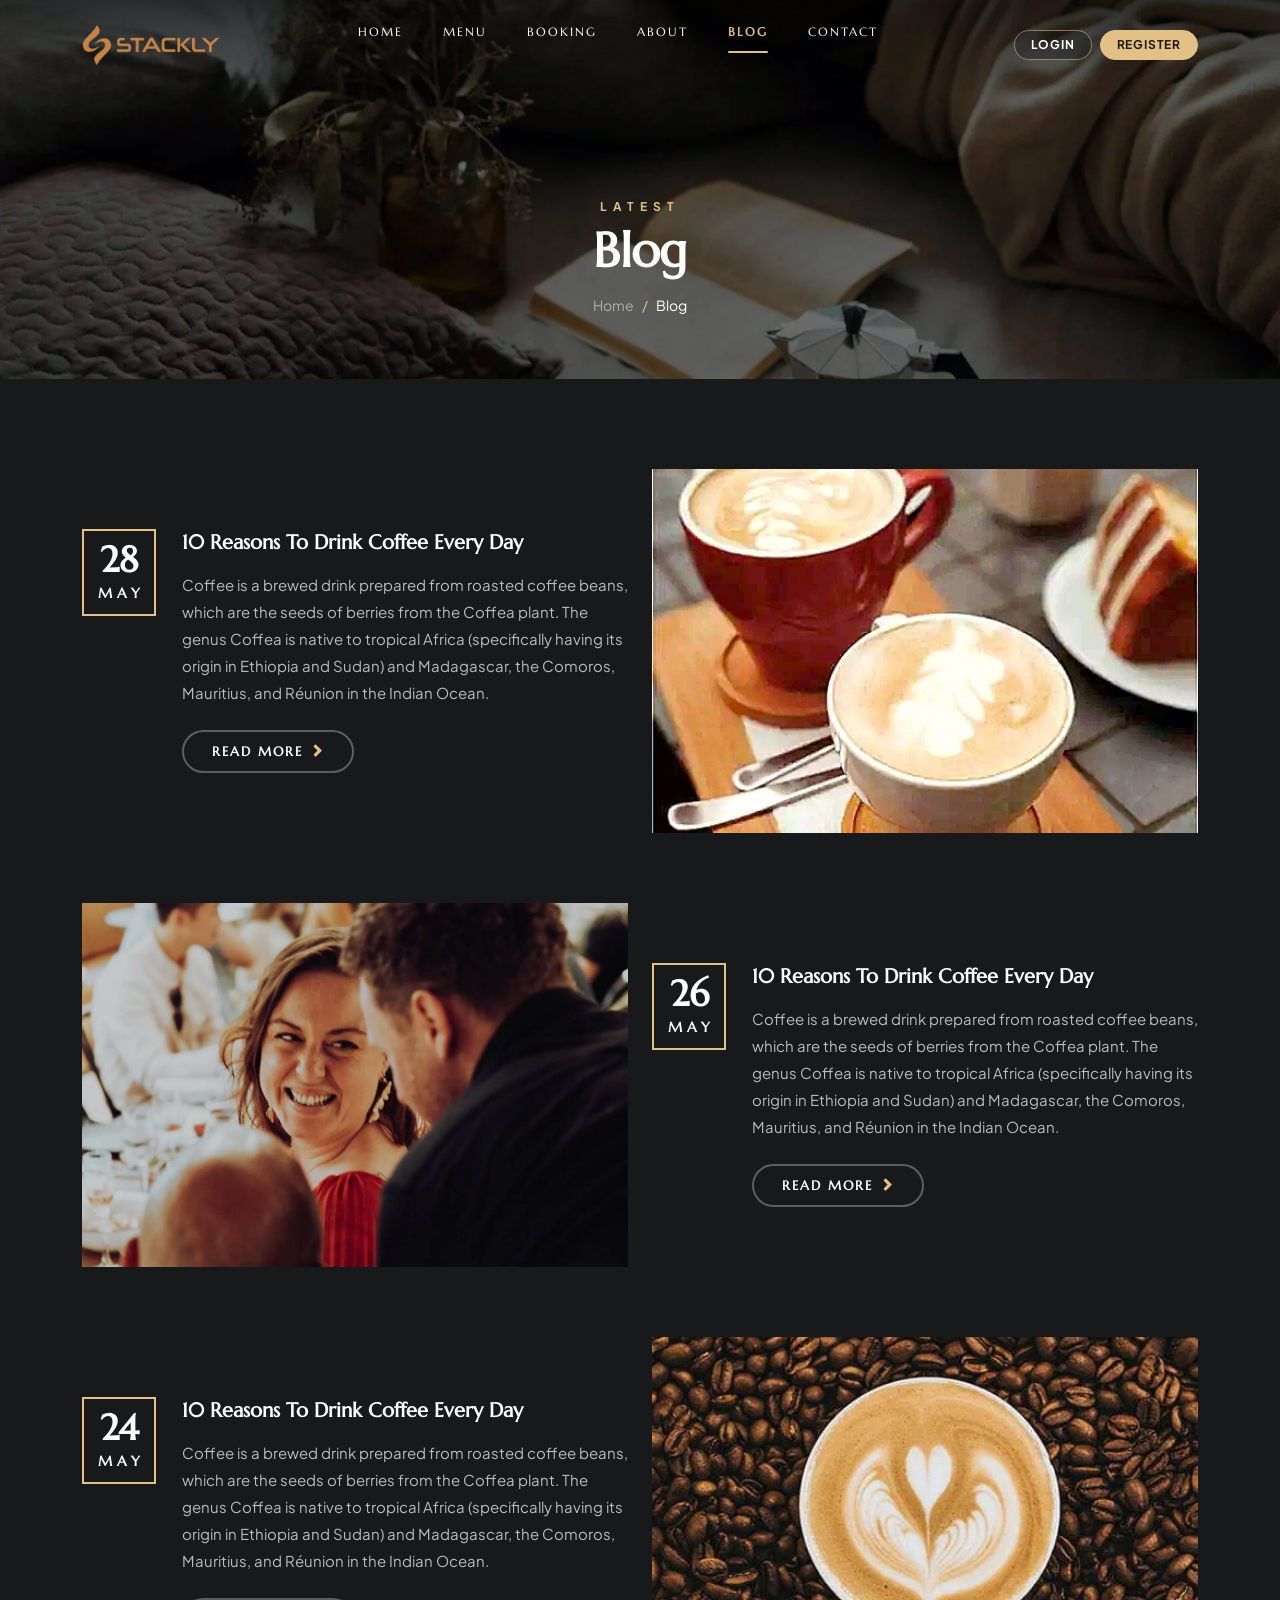
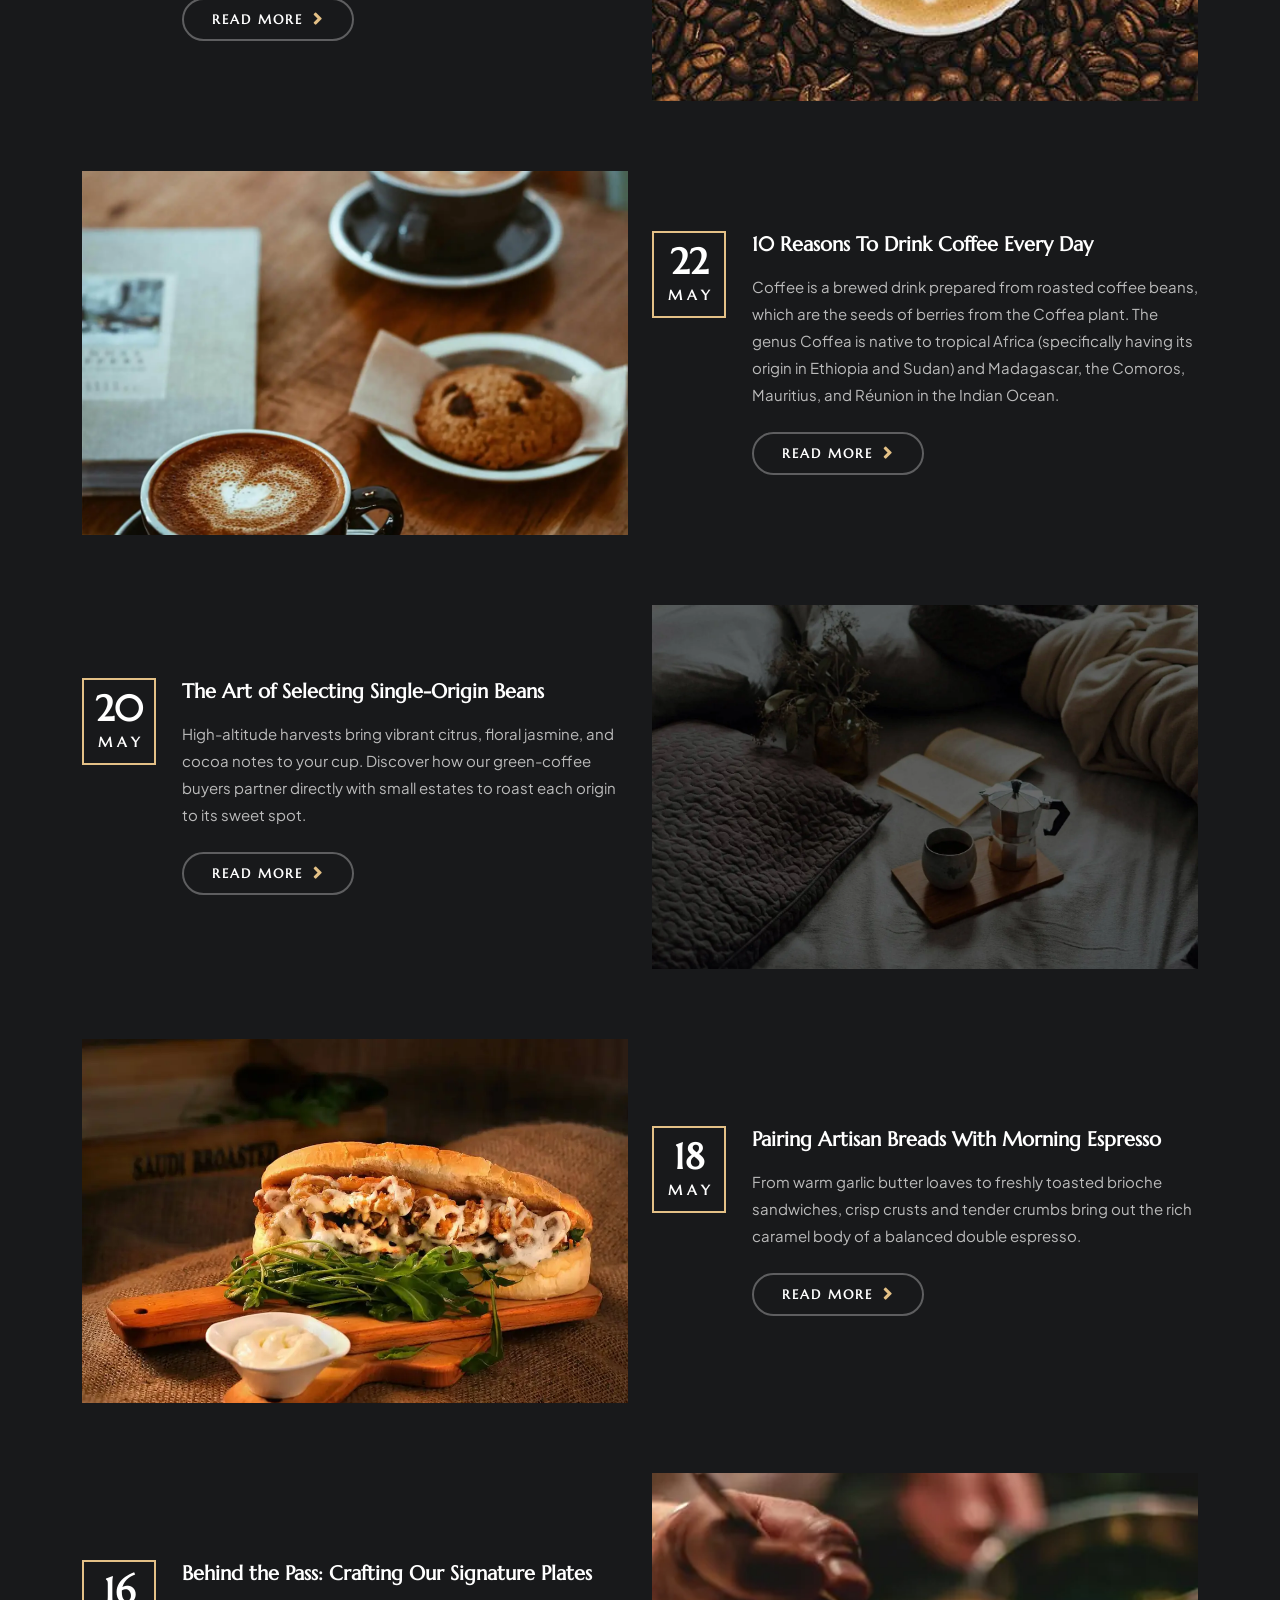
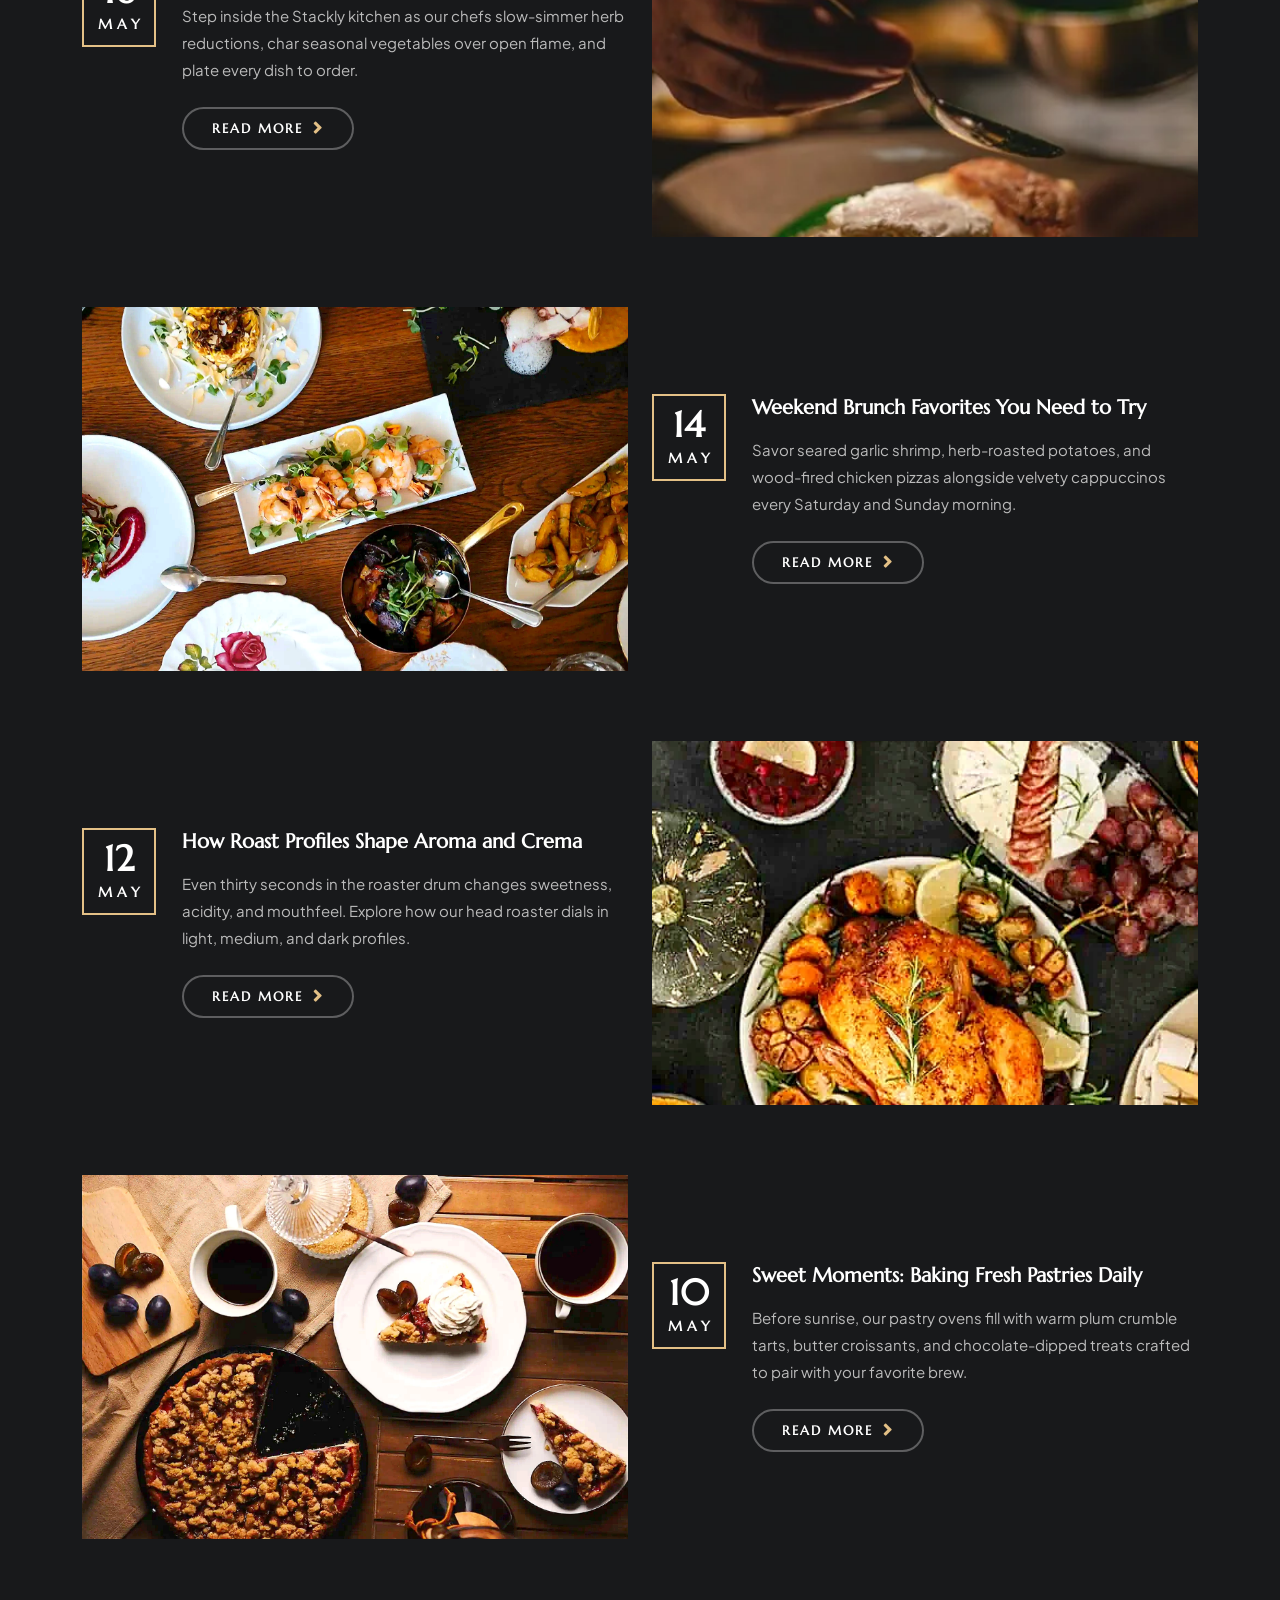
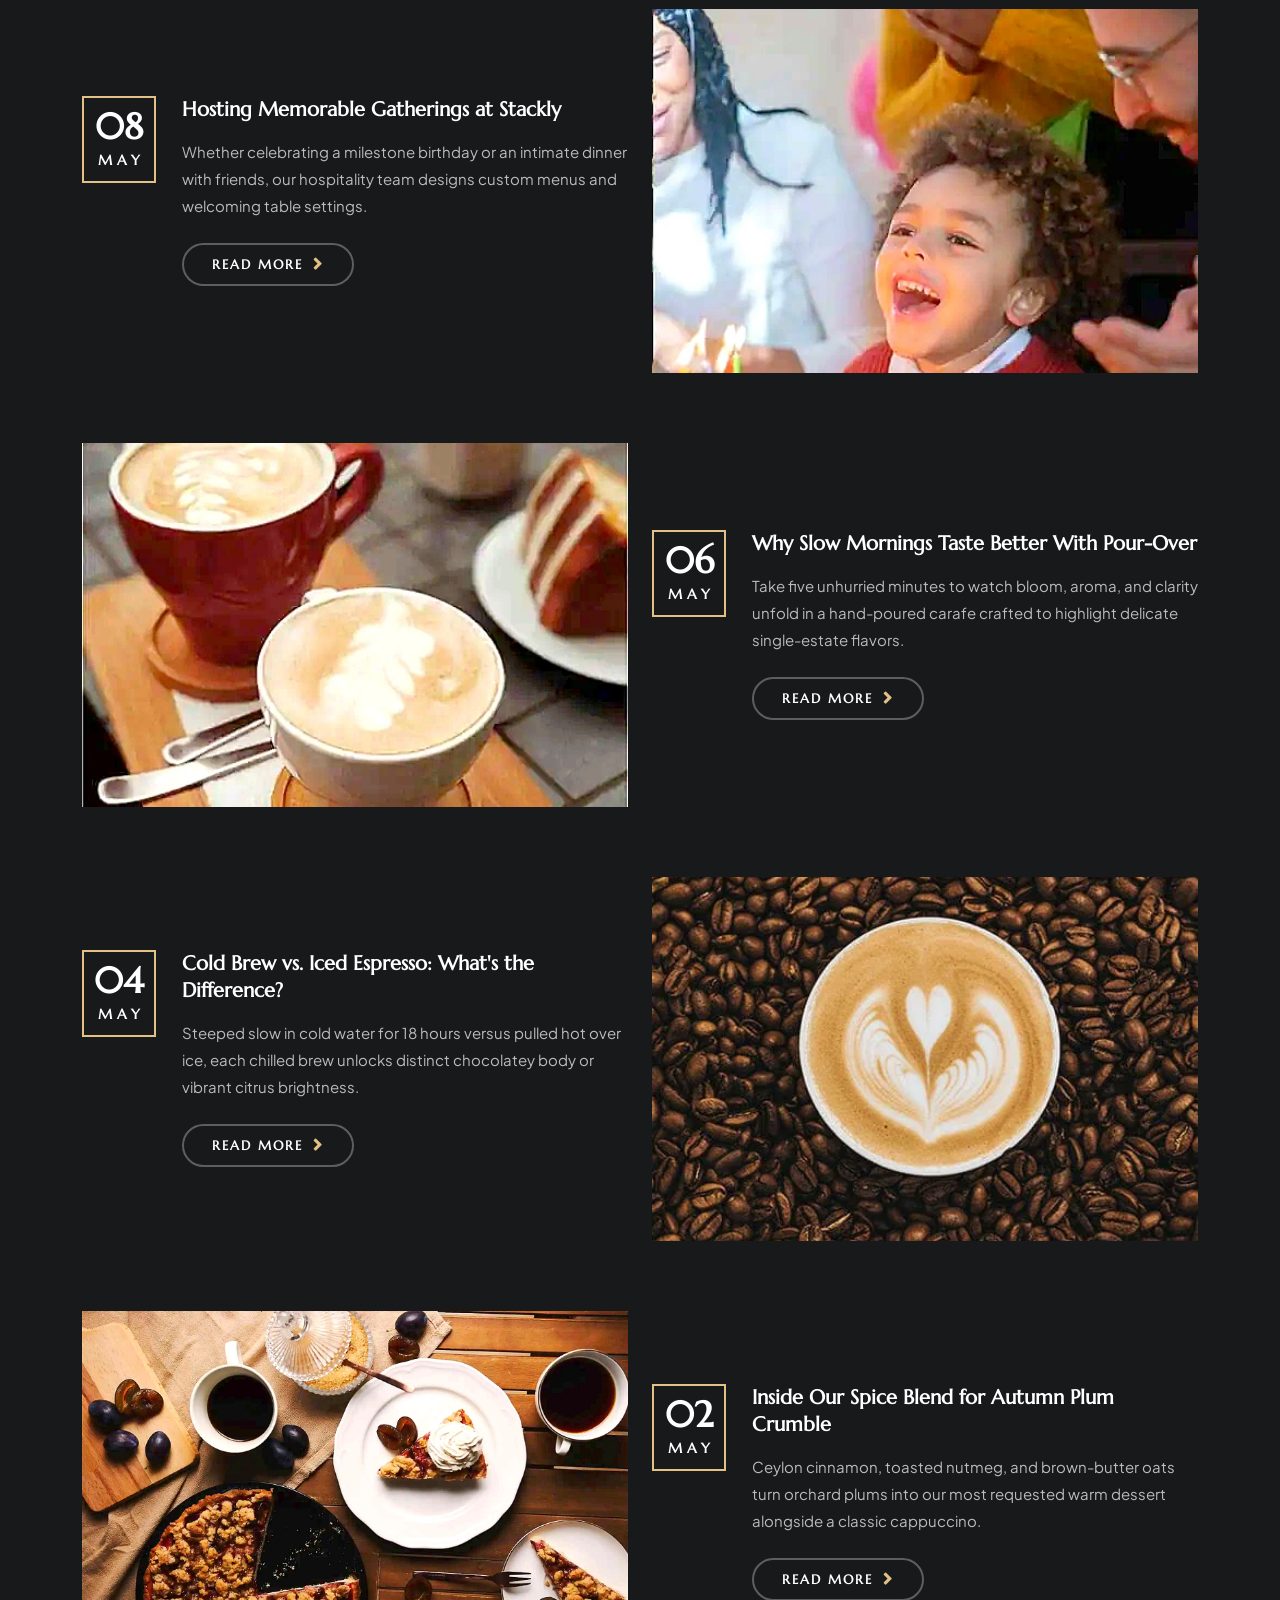
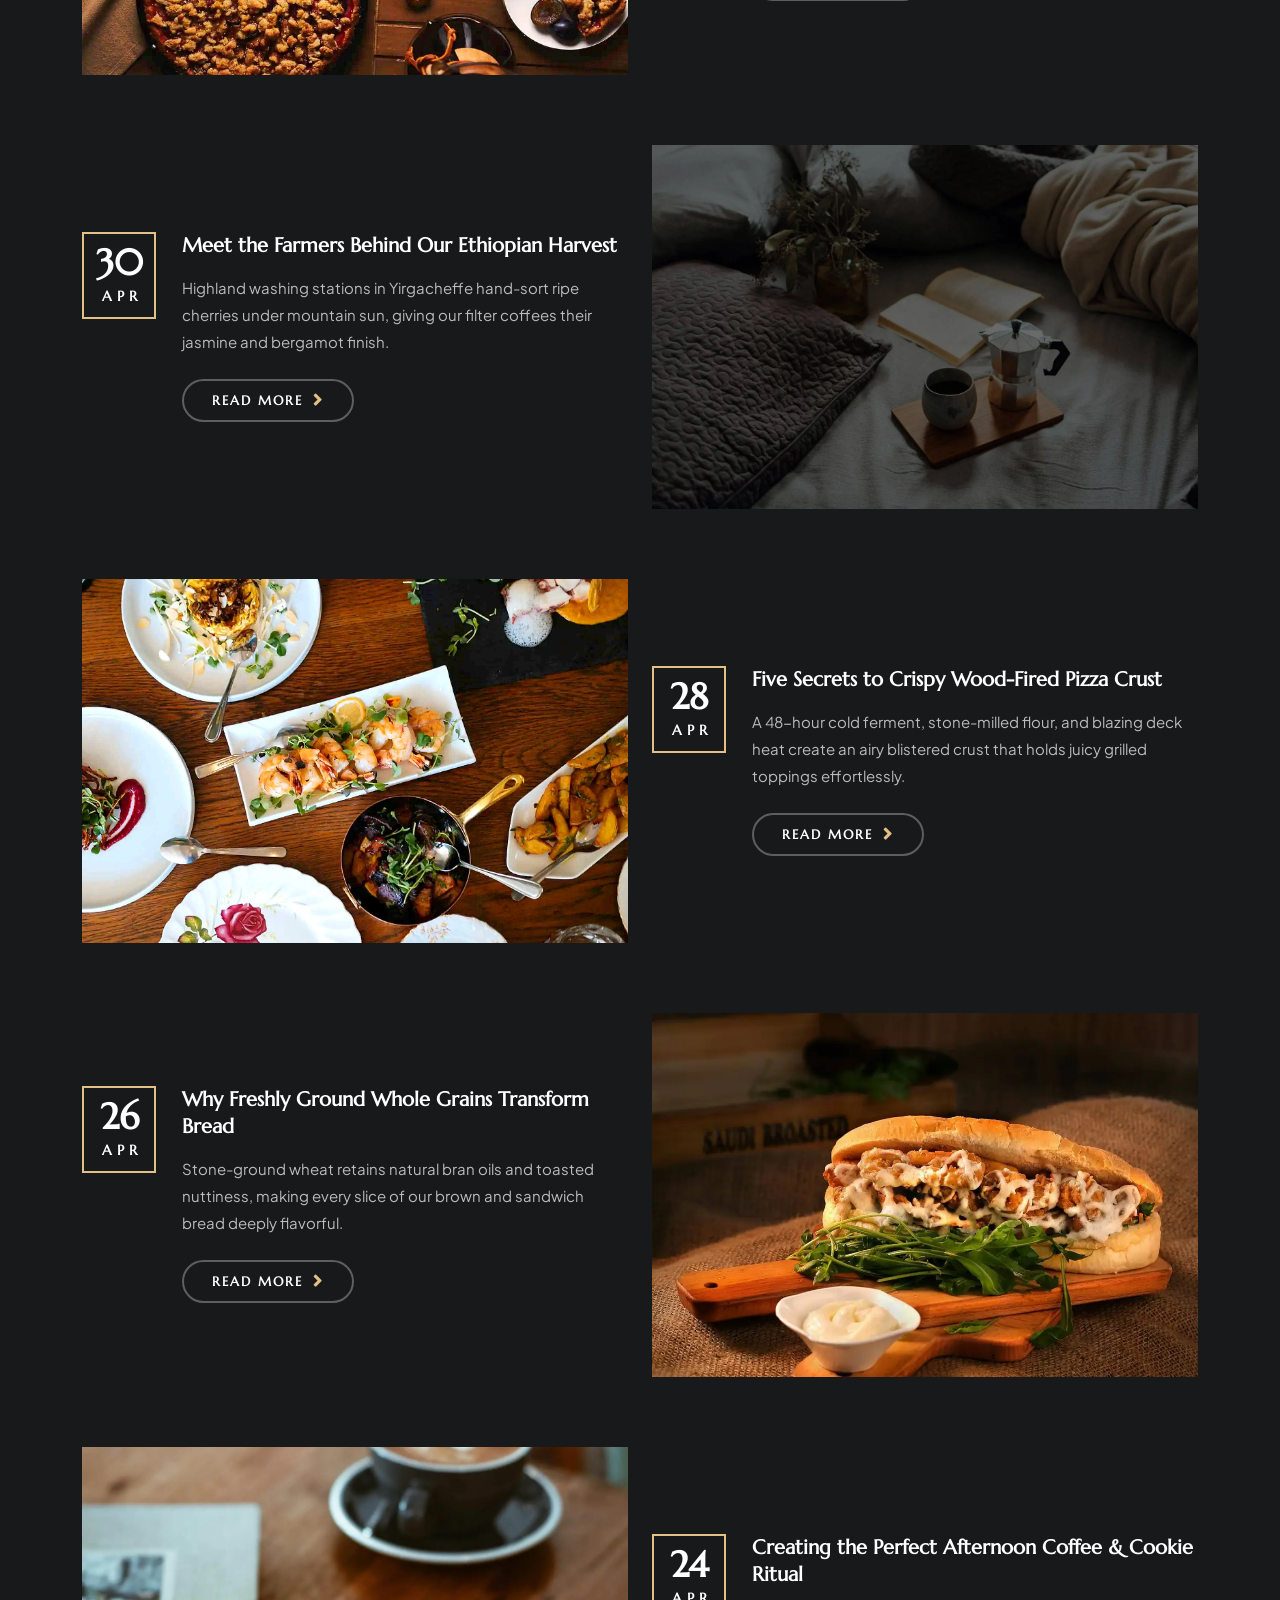
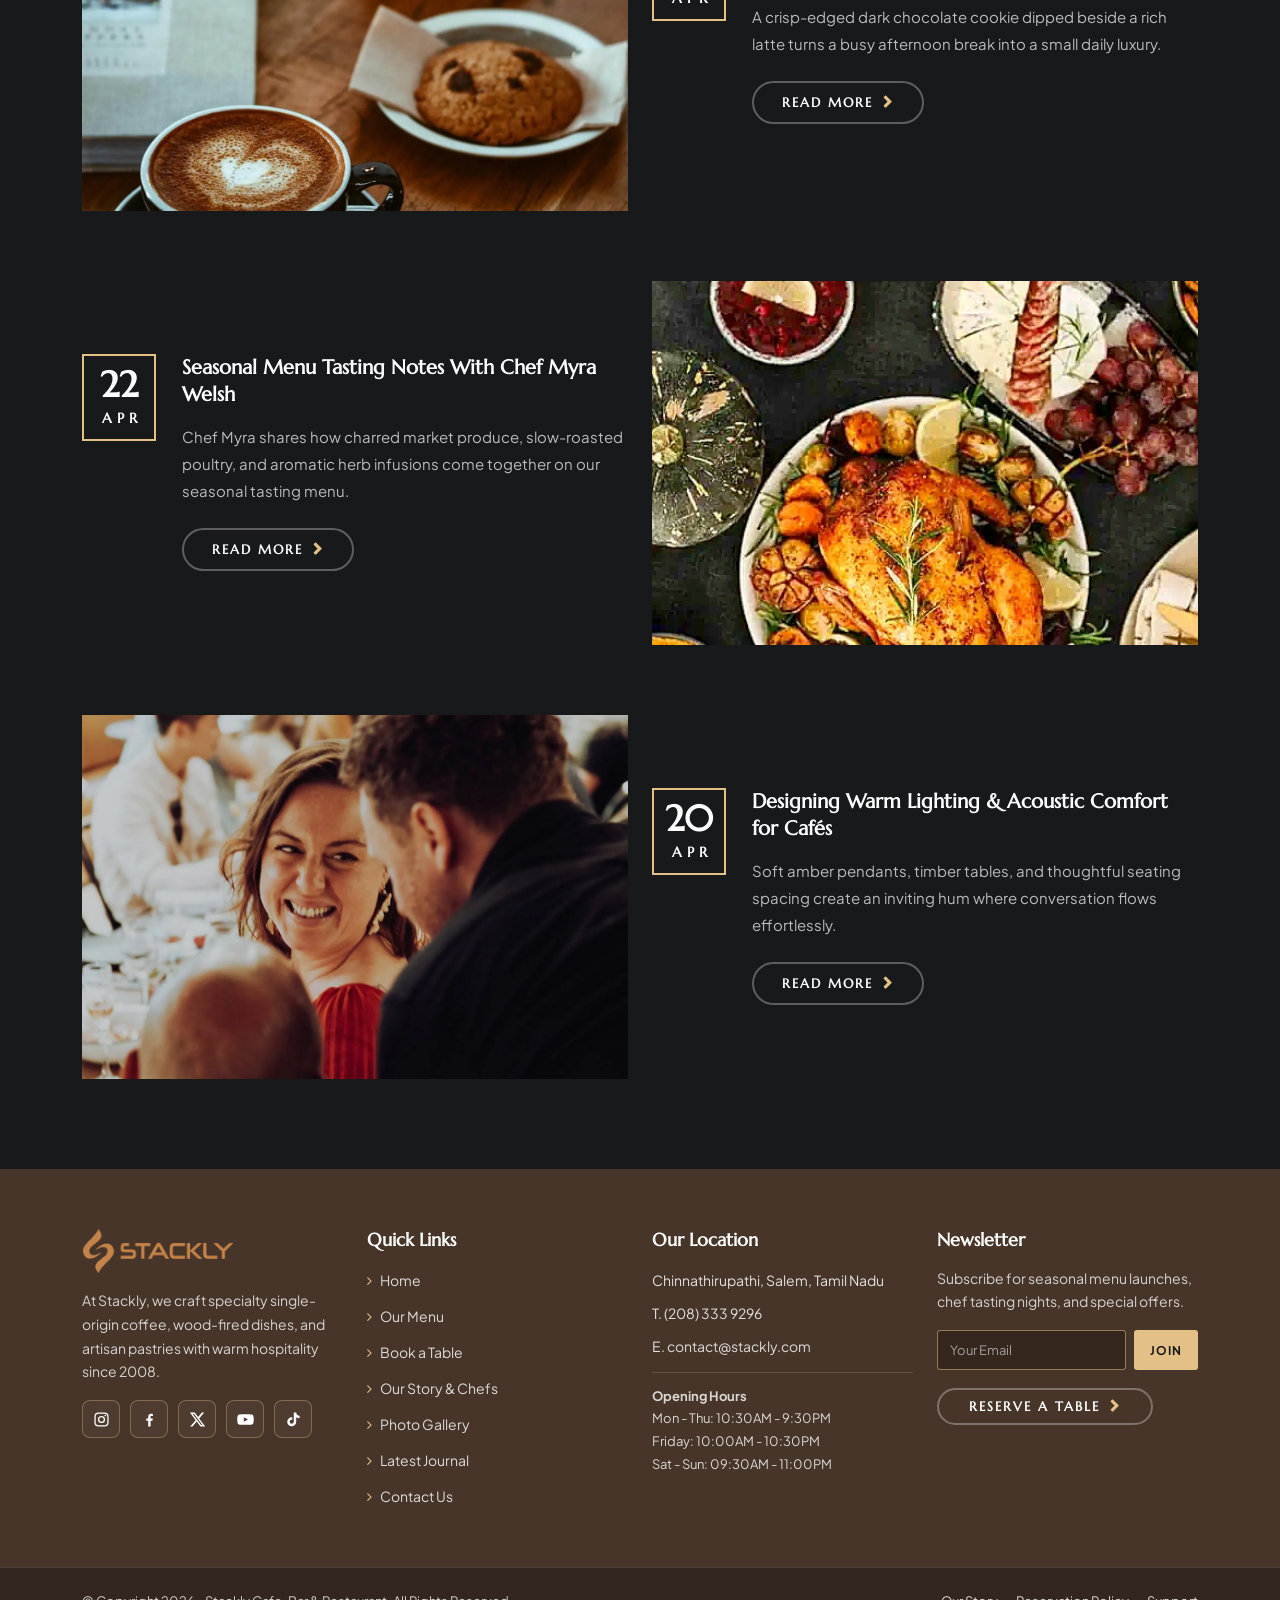
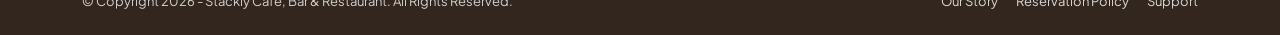
<file: blog.html>
<!DOCTYPE html>
<html lang="en">

<head>
    <meta charset="utf-8">
    <link rel="icon" href="images/icon.webp" type="image/webp" sizes="16x16">
    <title>Blog - Stackly</title>
    <meta name="viewport" content="width=device-width, initial-scale=1.0">
    <meta name="description" content="">
    <meta name="keywords" content="">
    <meta name="author" content="">

    <!-- CSS Files
    ================================================== -->
    <link rel="stylesheet" href="css/bootstrap.css" type="text/css">
    <link rel="stylesheet" href="css/plugins.css" type="text/css">
    <link rel="stylesheet" href="css/style.css" type="text/css">
    <link rel="stylesheet" href="css/coloring.css" type="text/css">

    <!-- css for scheme color -->
    <link rel="stylesheet" href="css/cream.css" type="text/css" id="colors">

    <!-- custom css -->
    <link rel="stylesheet" href="css/03_custom.css" type="text/css">

    <style>
        .wow {
            visibility: visible !important;
        }

        #subheader {
            position: relative;
        }

        #subheader h1 {
            float: none;
            margin: 0 0 12px 0;
            padding: 0;
            border: none;
            display: block;
            font-family: var(--title-font);
            font-size: 48px;
            font-weight: var(--title-font-weight);
            letter-spacing: -.015em;
            line-height: 1.2;
            text-transform: none;
            color: #ffffff;
        }

        #subheader .breadcrumb {
            margin-top: 12px;
            margin-bottom: 0;
        }

        .blog-list .blog-entry {
            margin-bottom: 70px;
        }

        .blog-list .blog-entry:last-child {
            margin-bottom: 0;
        }

        .blog-list .post-content {
            position: relative;
        }

        .blog-list h3 {
            margin-top: 0;
            margin-bottom: 15px;
            font-size: 20px;
            line-height: 1.35;
        }

        .blog-list h3 a {
            color: #ffffff;
            text-decoration: none;
        }

        .blog-list h3 a:hover {
            color: var(--primary-color);
        }

        .blog-list .post-text p {
            margin-bottom: 24px;
        }

        .blog-list .btn-line {
            padding: 6px 28px;
            white-space: nowrap;
        }

        .blog-post-img {
            width: 100%;
            aspect-ratio: 3 / 2;
            object-fit: cover;
            display: block;
        }

        .modal-content.blog-modal {
            background-color: #18191b;
            color: var(--body-font-color-dark);
            border: 1px solid rgba(227, 192, 134, 0.35);
        }

        .modal-content.blog-modal .modal-header {
            border-bottom-color: rgba(255, 255, 255, 0.1);
        }

        .modal-content.blog-modal .modal-title {
            color: #ffffff;
            font-family: var(--title-font);
        }

        @media only screen and (max-width: 992px) {
            header.transparent:not(.bg-dark) {
                position: absolute;
                top: 0;
                left: 0;
                width: 100%;
                background-color: transparent !important;
                background-image: linear-gradient(to bottom, rgba(0, 0, 0, 0.55) 0%, rgba(0, 0, 0, 0) 100%);
            }

            #subheader {
                padding: 95px 0 35px 0;
            }

            #subheader h1 {
                font-size: 38px;
                margin: 0 0 10px 0;
            }
        }
    </style>
</head>

<body class="dark-scheme">

    <div id="wrapper">

        <!-- header begin -->
        <header class="header_left transparent">
            <div class="container">
                <div class="row">
                    <div class="col-lg-12">
                        <!-- logo begin -->
                        <div id="logo">
                            <a href="index.html">
                                <img class="logo logo_dark_bg" src="images/logo.webp" alt="">
                                <img class="logo logo_light_bg" src="images/logo.webp" alt="">
                            </a>
                        </div>
                        <!-- logo close -->

                        <!-- small button begin -->
                        <span id="menu-btn"></span>
                        <!-- small button close -->

                        <!-- mainmenu begin -->
                        <nav>
                            <ul id="mainmenu">
                                <li><a href="index.html">Home</a></li>
                                <li><a href="menu.html">menu</a></li>
                                <li><a href="booking.html">Booking</a></li>
                                <li><a href="about.html">About</a>
                                    <ul>
                                        <li><a href="about.html">About</a></li>
                                        <li><a href="gallery.html">Gallery</a></li>
                                    </ul>
                                </li>
                                <li><a href="blog.html" class="active" aria-current="page">Blog</a></li>
                                <li><a href="contact.html">Contact</a></li>
                            </ul>
                        </nav>
                        <div class="clearfix"></div>
                    </div>
                    <!-- mainmenu close -->
                </div>
            </div>
        </header>
        <!-- header close -->

        <!-- content begin -->
        <div id="content" class="no-bottom no-top">

            <!-- subheader begin -->
            <section id="subheader" class="jarallax text-light">
                <img src="images/bg-6.webp" class="jarallax-img" alt="">
                <div class="container">
                    <div class="row">
                        <div class="col-lg-12 text-center">
                            <h5 class="uptitle">Latest</h5>
                            <h1>Blog</h1>
                            <ol class="breadcrumb">
                                <li class="breadcrumb-item"><a href="index.html">Home</a></li>
                                <li class="breadcrumb-item active" aria-current="page">Blog</li>
                            </ol>
                        </div>
                    </div>
                </div>
            </section>
            <!-- subheader close -->

            <!-- blog section begin -->
            <section>
                <div class="container">
                    <div class="blog-list">

                        <!-- post 1 -->
                        <div class="row g-4 align-items-center blog-entry">
                            <div class="col-md-6">
                                <div class="post-content">
                                    <div class="date-box">
                                        <div class="day">28</div>
                                        <div class="month">MAY</div>
                                    </div>
                                    <div class="post-text">
                                        <h3><a href="#" class="blog-open" data-title="10 Reasons To Drink Coffee Every Day" data-date="28 MAY" data-img="images/special-6.webp">10 Reasons To Drink Coffee Every Day</a></h3>
                                        <p>Coffee is a brewed drink prepared from roasted coffee beans, which are the seeds of berries from the Coffea plant. The genus Coffea is native to tropical Africa (specifically having its origin in Ethiopia and Sudan) and Madagascar, the Comoros, Mauritius, and Réunion in the Indian Ocean.</p>
                                        <a href="404.html" class="btn-line" data-title="10 Reasons To Drink Coffee Every Day" data-date="28 MAY" data-img="images/special-6.webp">Read More</a>
                                    </div>
                                </div>
                            </div>
                            <div class="col-md-6">
                                <img src="images/special-6.webp" class="blog-post-img" alt="Morning coffee and pastries">
                            </div>
                        </div>

                        <!-- post 2 -->
                        <div class="row g-4 align-items-center blog-entry">
                            <div class="col-md-6 order-md-2">
                                <div class="post-content">
                                    <div class="date-box">
                                        <div class="day">26</div>
                                        <div class="month">MAY</div>
                                    </div>
                                    <div class="post-text">
                                        <h3><a href="#" class="blog-open" data-title="10 Reasons To Drink Coffee Every Day" data-date="26 MAY" data-img="images/bg-side-3.webp">10 Reasons To Drink Coffee Every Day</a></h3>
                                        <p>Coffee is a brewed drink prepared from roasted coffee beans, which are the seeds of berries from the Coffea plant. The genus Coffea is native to tropical Africa (specifically having its origin in Ethiopia and Sudan) and Madagascar, the Comoros, Mauritius, and Réunion in the Indian Ocean.</p>
                                        <a href="404.html" class="btn-line" data-title="10 Reasons To Drink Coffee Every Day" data-date="26 MAY" data-img="images/bg-side-3.webp">Read More</a>
                                    </div>
                                </div>
                            </div>
                            <div class="col-md-6 order-md-1">
                                <img src="images/bg-side-3.webp" class="blog-post-img" alt="Guests enjoying cafe dining">
                            </div>
                        </div>

                        <!-- post 3 -->
                        <div class="row g-4 align-items-center blog-entry">
                            <div class="col-md-6">
                                <div class="post-content">
                                    <div class="date-box">
                                        <div class="day">24</div>
                                        <div class="month">MAY</div>
                                    </div>
                                    <div class="post-text">
                                        <h3><a href="#" class="blog-open" data-title="10 Reasons To Drink Coffee Every Day" data-date="24 MAY" data-img="images/4.webp">10 Reasons To Drink Coffee Every Day</a></h3>
                                        <p>Coffee is a brewed drink prepared from roasted coffee beans, which are the seeds of berries from the Coffea plant. The genus Coffea is native to tropical Africa (specifically having its origin in Ethiopia and Sudan) and Madagascar, the Comoros, Mauritius, and Réunion in the Indian Ocean.</p>
                                        <a href="404.html" class="btn-line" data-title="10 Reasons To Drink Coffee Every Day" data-date="24 MAY" data-img="images/4.webp">Read More</a>
                                    </div>
                                </div>
                            </div>
                            <div class="col-md-6">
                                <img src="images/4.webp" class="blog-post-img" alt="Latte cup surrounded by roasted beans">
                            </div>
                        </div>

                        <!-- post 4 -->
                        <div class="row g-4 align-items-center blog-entry">
                            <div class="col-md-6 order-md-2">
                                <div class="post-content">
                                    <div class="date-box">
                                        <div class="day">22</div>
                                        <div class="month">MAY</div>
                                    </div>
                                    <div class="post-text">
                                        <h3><a href="#" class="blog-open" data-title="10 Reasons To Drink Coffee Every Day" data-date="22 MAY" data-img="images/bg-side-1.webp">10 Reasons To Drink Coffee Every Day</a></h3>
                                        <p>Coffee is a brewed drink prepared from roasted coffee beans, which are the seeds of berries from the Coffea plant. The genus Coffea is native to tropical Africa (specifically having its origin in Ethiopia and Sudan) and Madagascar, the Comoros, Mauritius, and Réunion in the Indian Ocean.</p>
                                        <a href="404.html" class="btn-line" data-title="10 Reasons To Drink Coffee Every Day" data-date="22 MAY" data-img="images/bg-side-1.webp">Read More</a>
                                    </div>
                                </div>
                            </div>
                            <div class="col-md-6 order-md-1">
                                <img src="images/bg-side-1.webp" class="blog-post-img" alt="Espresso and cookie on wooden table">
                            </div>
                        </div>

                        <!-- post 5 -->
                        <div class="row g-4 align-items-center blog-entry">
                            <div class="col-md-6">
                                <div class="post-content">
                                    <div class="date-box">
                                        <div class="day">20</div>
                                        <div class="month">MAY</div>
                                    </div>
                                    <div class="post-text">
                                        <h3><a href="#" class="blog-open" data-title="The Art of Selecting Single-Origin Beans" data-date="20 MAY" data-img="images/bg-6.webp">The Art of Selecting Single-Origin Beans</a></h3>
                                        <p>High-altitude harvests bring vibrant citrus, floral jasmine, and cocoa notes to your cup. Discover how our green-coffee buyers partner directly with small estates to roast each origin to its sweet spot.</p>
                                        <a href="404.html" class="btn-line" data-title="The Art of Selecting Single-Origin Beans" data-date="20 MAY" data-img="images/bg-6.webp">Read More</a>
                                    </div>
                                </div>
                            </div>
                            <div class="col-md-6">
                                <img src="images/bg-6.webp" class="blog-post-img" alt="Moka pot coffee and open book">
                            </div>
                        </div>

                        <!-- post 6 -->
                        <div class="row g-4 align-items-center blog-entry">
                            <div class="col-md-6 order-md-2">
                                <div class="post-content">
                                    <div class="date-box">
                                        <div class="day">18</div>
                                        <div class="month">MAY</div>
                                    </div>
                                    <div class="post-text">
                                        <h3><a href="#" class="blog-open" data-title="Pairing Artisan Breads With Morning Espresso" data-date="18 MAY" data-img="images/bg-side-2.webp">Pairing Artisan Breads With Morning Espresso</a></h3>
                                        <p>From warm garlic butter loaves to freshly toasted brioche sandwiches, crisp crusts and tender crumbs bring out the rich caramel body of a balanced double espresso.</p>
                                        <a href="404.html" class="btn-line" data-title="Pairing Artisan Breads With Morning Espresso" data-date="18 MAY" data-img="images/bg-side-2.webp">Read More</a>
                                    </div>
                                </div>
                            </div>
                            <div class="col-md-6 order-md-1">
                                <img src="images/bg-side-2.webp" class="blog-post-img" alt="Toasted artisan sandwich on wooden board">
                            </div>
                        </div>

                        <!-- post 7 -->
                        <div class="row g-4 align-items-center blog-entry">
                            <div class="col-md-6">
                                <div class="post-content">
                                    <div class="date-box">
                                        <div class="day">16</div>
                                        <div class="month">MAY</div>
                                    </div>
                                    <div class="post-text">
                                        <h3><a href="#" class="blog-open" data-title="Behind the Pass: Crafting Our Signature Plates" data-date="16 MAY" data-img="images/5.webp">Behind the Pass: Crafting Our Signature Plates</a></h3>
                                        <p>Step inside the Stackly kitchen as our chefs slow-simmer herb reductions, char seasonal vegetables over open flame, and plate every dish to order.</p>
                                        <a href="404.html" class="btn-line" data-title="Behind the Pass: Crafting Our Signature Plates" data-date="16 MAY" data-img="images/5.webp">Read More</a>
                                    </div>
                                </div>
                            </div>
                            <div class="col-md-6">
                                <img src="images/5.webp" class="blog-post-img" alt="Chef plating signature dish">
                            </div>
                        </div>

                        <!-- post 8 -->
                        <div class="row g-4 align-items-center blog-entry">
                            <div class="col-md-6 order-md-2">
                                <div class="post-content">
                                    <div class="date-box">
                                        <div class="day">14</div>
                                        <div class="month">MAY</div>
                                    </div>
                                    <div class="post-text">
                                        <h3><a href="#" class="blog-open" data-title="Weekend Brunch Favorites You Need to Try" data-date="14 MAY" data-img="images/special-2.webp">Weekend Brunch Favorites You Need to Try</a></h3>
                                        <p>Savor seared garlic shrimp, herb-roasted potatoes, and wood-fired chicken pizzas alongside velvety cappuccinos every Saturday and Sunday morning.</p>
                                        <a href="404.html" class="btn-line" data-title="Weekend Brunch Favorites You Need to Try" data-date="14 MAY" data-img="images/special-2.webp">Read More</a>
                                    </div>
                                </div>
                            </div>
                            <div class="col-md-6 order-md-1">
                                <img src="images/special-2.webp" class="blog-post-img" alt="Brunch dishes spread on rustic table">
                            </div>
                        </div>

                        <!-- post 9 -->
                        <div class="row g-4 align-items-center blog-entry">
                            <div class="col-md-6">
                                <div class="post-content">
                                    <div class="date-box">
                                        <div class="day">12</div>
                                        <div class="month">MAY</div>
                                    </div>
                                    <div class="post-text">
                                        <h3><a href="#" class="blog-open" data-title="How Roast Profiles Shape Aroma and Crema" data-date="12 MAY" data-img="images/special-1.webp">How Roast Profiles Shape Aroma and Crema</a></h3>
                                        <p>Even thirty seconds in the roaster drum changes sweetness, acidity, and mouthfeel. Explore how our head roaster dials in light, medium, and dark profiles.</p>
                                        <a href="404.html" class="btn-line" data-title="How Roast Profiles Shape Aroma and Crema" data-date="12 MAY" data-img="images/special-1.webp">Read More</a>
                                    </div>
                                </div>
                            </div>
                            <div class="col-md-6">
                                <img src="images/special-1.webp" class="blog-post-img" alt="Roasted dinner feast and table spread">
                            </div>
                        </div>

                        <!-- post 10 -->
                        <div class="row g-4 align-items-center blog-entry">
                            <div class="col-md-6 order-md-2">
                                <div class="post-content">
                                    <div class="date-box">
                                        <div class="day">10</div>
                                        <div class="month">MAY</div>
                                    </div>
                                    <div class="post-text">
                                        <h3><a href="#" class="blog-open" data-title="Sweet Moments: Baking Fresh Pastries Daily" data-date="10 MAY" data-img="images/special-5.webp">Sweet Moments: Baking Fresh Pastries Daily</a></h3>
                                        <p>Before sunrise, our pastry ovens fill with warm plum crumble tarts, butter croissants, and chocolate-dipped treats crafted to pair with your favorite brew.</p>
                                        <a href="404.html" class="btn-line" data-title="Sweet Moments: Baking Fresh Pastries Daily" data-date="10 MAY" data-img="images/special-5.webp">Read More</a>
                                    </div>
                                </div>
                            </div>
                            <div class="col-md-6 order-md-1">
                                <img src="images/special-5.webp" class="blog-post-img" alt="Freshly baked crumble tart and coffee">
                            </div>
                        </div>

                        <!-- post 11 -->
                        <div class="row g-4 align-items-center blog-entry">
                            <div class="col-md-6">
                                <div class="post-content">
                                    <div class="date-box">
                                        <div class="day">08</div>
                                        <div class="month">MAY</div>
                                    </div>
                                    <div class="post-text">
                                        <h3><a href="#" class="blog-open" data-title="Hosting Memorable Gatherings at Stackly" data-date="08 MAY" data-img="images/special-event.webp">Hosting Memorable Gatherings at Stackly</a></h3>
                                        <p>Whether celebrating a milestone birthday or an intimate dinner with friends, our hospitality team designs custom menus and welcoming table settings.</p>
                                        <a href="404.html" class="btn-line" data-title="Hosting Memorable Gatherings at Stackly" data-date="08 MAY" data-img="images/special-event.webp">Read More</a>
                                    </div>
                                </div>
                            </div>
                            <div class="col-md-6">
                                <img src="images/special-event.webp" class="blog-post-img" alt="Guests celebrating a birthday together">
                            </div>
                        </div>

                        <!-- post 12 -->
                        <div class="row g-4 align-items-center blog-entry">
                            <div class="col-md-6 order-md-2">
                                <div class="post-content">
                                    <div class="date-box">
                                        <div class="day">06</div>
                                        <div class="month">MAY</div>
                                    </div>
                                    <div class="post-text">
                                        <h3><a href="#" class="blog-open" data-title="Why Slow Mornings Taste Better With Pour-Over" data-date="06 MAY" data-img="images/special-6.webp">Why Slow Mornings Taste Better With Pour-Over</a></h3>
                                        <p>Take five unhurried minutes to watch bloom, aroma, and clarity unfold in a hand-poured carafe crafted to highlight delicate single-estate flavors.</p>
                                        <a href="404.html" class="btn-line" data-title="Why Slow Mornings Taste Better With Pour-Over" data-date="06 MAY" data-img="images/special-6.webp">Read More</a>
                                    </div>
                                </div>
                            </div>
                            <div class="col-md-6 order-md-1">
                                <img src="images/special-6.webp" class="blog-post-img" alt="Morning lattes and cake slice">
                            </div>
                        </div>

                        <!-- post 13 -->
                        <div class="row g-4 align-items-center blog-entry">
                            <div class="col-md-6">
                                <div class="post-content">
                                    <div class="date-box">
                                        <div class="day">04</div>
                                        <div class="month">MAY</div>
                                    </div>
                                    <div class="post-text">
                                        <h3><a href="#" class="blog-open" data-title="Cold Brew vs. Iced Espresso: What's the Difference?" data-date="04 MAY" data-img="images/4.webp">Cold Brew vs. Iced Espresso: What's the Difference?</a></h3>
                                        <p>Steeped slow in cold water for 18 hours versus pulled hot over ice, each chilled brew unlocks distinct chocolatey body or vibrant citrus brightness.</p>
                                        <a href="404.html" class="btn-line" data-title="Cold Brew vs. Iced Espresso: What's the Difference?" data-date="04 MAY" data-img="images/4.webp">Read More</a>
                                    </div>
                                </div>
                            </div>
                            <div class="col-md-6">
                                <img src="images/4.webp" class="blog-post-img" alt="Espresso cup on coffee beans">
                            </div>
                        </div>

                        <!-- post 14 -->
                        <div class="row g-4 align-items-center blog-entry">
                            <div class="col-md-6 order-md-2">
                                <div class="post-content">
                                    <div class="date-box">
                                        <div class="day">02</div>
                                        <div class="month">MAY</div>
                                    </div>
                                    <div class="post-text">
                                        <h3><a href="#" class="blog-open" data-title="Inside Our Spice Blend for Autumn Plum Crumble" data-date="02 MAY" data-img="images/special-5.webp">Inside Our Spice Blend for Autumn Plum Crumble</a></h3>
                                        <p>Ceylon cinnamon, toasted nutmeg, and brown-butter oats turn orchard plums into our most requested warm dessert alongside a classic cappuccino.</p>
                                        <a href="404.html" class="btn-line" data-title="Inside Our Spice Blend for Autumn Plum Crumble" data-date="02 MAY" data-img="images/special-5.webp">Read More</a>
                                    </div>
                                </div>
                            </div>
                            <div class="col-md-6 order-md-1">
                                <img src="images/special-5.webp" class="blog-post-img" alt="Plum crumble tart and coffee cups">
                            </div>
                        </div>

                        <!-- post 15 -->
                        <div class="row g-4 align-items-center blog-entry">
                            <div class="col-md-6">
                                <div class="post-content">
                                    <div class="date-box">
                                        <div class="day">30</div>
                                        <div class="month">APR</div>
                                    </div>
                                    <div class="post-text">
                                        <h3><a href="#" class="blog-open" data-title="Meet the Farmers Behind Our Ethiopian Harvest" data-date="30 APR" data-img="images/bg-6.webp">Meet the Farmers Behind Our Ethiopian Harvest</a></h3>
                                        <p>Highland washing stations in Yirgacheffe hand-sort ripe cherries under mountain sun, giving our filter coffees their jasmine and bergamot finish.</p>
                                        <a href="404.html" class="btn-line" data-title="Meet the Farmers Behind Our Ethiopian Harvest" data-date="30 APR" data-img="images/bg-6.webp">Read More</a>
                                    </div>
                                </div>
                            </div>
                            <div class="col-md-6">
                                <img src="images/bg-6.webp" class="blog-post-img" alt="Moka pot coffee preparation">
                            </div>
                        </div>

                        <!-- post 16 -->
                        <div class="row g-4 align-items-center blog-entry">
                            <div class="col-md-6 order-md-2">
                                <div class="post-content">
                                    <div class="date-box">
                                        <div class="day">28</div>
                                        <div class="month">APR</div>
                                    </div>
                                    <div class="post-text">
                                        <h3><a href="#" class="blog-open" data-title="Five Secrets to Crispy Wood-Fired Pizza Crust" data-date="28 APR" data-img="images/special-2.webp">Five Secrets to Crispy Wood-Fired Pizza Crust</a></h3>
                                        <p>A 48-hour cold ferment, stone-milled flour, and blazing deck heat create an airy blistered crust that holds juicy grilled toppings effortlessly.</p>
                                        <a href="404.html" class="btn-line" data-title="Five Secrets to Crispy Wood-Fired Pizza Crust" data-date="28 APR" data-img="images/special-2.webp">Read More</a>
                                    </div>
                                </div>
                            </div>
                            <div class="col-md-6 order-md-1">
                                <img src="images/special-2.webp" class="blog-post-img" alt="Freshly plated dinner spread">
                            </div>
                        </div>

                        <!-- post 17 -->
                        <div class="row g-4 align-items-center blog-entry">
                            <div class="col-md-6">
                                <div class="post-content">
                                    <div class="date-box">
                                        <div class="day">26</div>
                                        <div class="month">APR</div>
                                    </div>
                                    <div class="post-text">
                                        <h3><a href="#" class="blog-open" data-title="Why Freshly Ground Whole Grains Transform Bread" data-date="26 APR" data-img="images/bg-side-2.webp">Why Freshly Ground Whole Grains Transform Bread</a></h3>
                                        <p>Stone-ground wheat retains natural bran oils and toasted nuttiness, making every slice of our brown and sandwich bread deeply flavorful.</p>
                                        <a href="404.html" class="btn-line" data-title="Why Freshly Ground Whole Grains Transform Bread" data-date="26 APR" data-img="images/bg-side-2.webp">Read More</a>
                                    </div>
                                </div>
                            </div>
                            <div class="col-md-6">
                                <img src="images/bg-side-2.webp" class="blog-post-img" alt="Toasted sandwich loaf on board">
                            </div>
                        </div>

                        <!-- post 18 -->
                        <div class="row g-4 align-items-center blog-entry">
                            <div class="col-md-6 order-md-2">
                                <div class="post-content">
                                    <div class="date-box">
                                        <div class="day">24</div>
                                        <div class="month">APR</div>
                                    </div>
                                    <div class="post-text">
                                        <h3><a href="#" class="blog-open" data-title="Creating the Perfect Afternoon Coffee &amp; Cookie Ritual" data-date="24 APR" data-img="images/bg-side-1.webp">Creating the Perfect Afternoon Coffee &amp; Cookie Ritual</a></h3>
                                        <p>A crisp-edged dark chocolate cookie dipped beside a rich latte turns a busy afternoon break into a small daily luxury.</p>
                                        <a href="404.html" class="btn-line" data-title="Creating the Perfect Afternoon Coffee &amp; Cookie Ritual" data-date="24 APR" data-img="images/bg-side-1.webp">Read More</a>
                                    </div>
                                </div>
                            </div>
                            <div class="col-md-6 order-md-1">
                                <img src="images/bg-side-1.webp" class="blog-post-img" alt="Lattes and chocolate chip cookie">
                            </div>
                        </div>

                        <!-- post 19 -->
                        <div class="row g-4 align-items-center blog-entry">
                            <div class="col-md-6">
                                <div class="post-content">
                                    <div class="date-box">
                                        <div class="day">22</div>
                                        <div class="month">APR</div>
                                    </div>
                                    <div class="post-text">
                                        <h3><a href="#" class="blog-open" data-title="Seasonal Menu Tasting Notes With Chef Myra Welsh" data-date="22 APR" data-img="images/special-1.webp">Seasonal Menu Tasting Notes With Chef Myra Welsh</a></h3>
                                        <p>Chef Myra shares how charred market produce, slow-roasted poultry, and aromatic herb infusions come together on our seasonal tasting menu.</p>
                                        <a href="404.html" class="btn-line" data-title="Seasonal Menu Tasting Notes With Chef Myra Welsh" data-date="22 APR" data-img="images/special-1.webp">Read More</a>
                                    </div>
                                </div>
                            </div>
                            <div class="col-md-6">
                                <img src="images/special-1.webp" class="blog-post-img" alt="Roasted dinner platter">
                            </div>
                        </div>

                        <!-- post 20 -->
                        <div class="row g-4 align-items-center blog-entry">
                            <div class="col-md-6 order-md-2">
                                <div class="post-content">
                                    <div class="date-box">
                                        <div class="day">20</div>
                                        <div class="month">APR</div>
                                    </div>
                                    <div class="post-text">
                                        <h3><a href="#" class="blog-open" data-title="Designing Warm Lighting &amp; Acoustic Comfort for Cafés" data-date="20 APR" data-img="images/bg-side-3.webp">Designing Warm Lighting &amp; Acoustic Comfort for Cafés</a></h3>
                                        <p>Soft amber pendants, timber tables, and thoughtful seating spacing create an inviting hum where conversation flows effortlessly.</p>
                                        <a href="404.html" class="btn-line" data-title="Designing Warm Lighting &amp; Acoustic Comfort for Cafés" data-date="20 APR" data-img="images/bg-side-3.webp">Read More</a>
                                    </div>
                                </div>
                            </div>
                            <div class="col-md-6 order-md-1">
                                <img src="images/bg-side-3.webp" class="blog-post-img" alt="Guests enjoying warm atmosphere">
                            </div>
                        </div>

                    </div>
                </div>
            </section>
            <!-- blog section close -->

        </div>
        <!-- content close -->

        <!-- article modal -->
        <div class="modal fade" id="blogModal" tabindex="-1" aria-hidden="true">
            <div class="modal-dialog modal-lg modal-dialog-centered">
                <div class="modal-content blog-modal">
                    <div class="modal-header">
                        <div>
                            <div class="id-color-2 small text-uppercase" id="blogModalDate"></div>
                            <h4 class="modal-title" id="blogModalTitle"></h4>
                        </div>
                        <button type="button" class="btn-close btn-close-white" data-bs-dismiss="modal" aria-label="Close"></button>
                    </div>
                    <div class="modal-body">
                        <img id="blogModalImg" src="images/special-6.webp" class="blog-post-img mb-4" alt="">
                        <p id="blogModalExcerpt"></p>
                        <p class="mb-0">At Stackly, our roasters and chefs craft every batch and dish to highlight fresh ingredients, balanced flavors, and warm hospitality.</p>
                    </div>
                </div>
            </div>
        </div>

        <!-- footer begin -->
        <footer>
            <div class="container">
                <div class="row g-4">
                    <div class="col-lg-3 col-md-6 sm-text-center">
                        <img class="logo" src="images/logo.webp" alt="Stackly">
                        <p class="footer-desc">At Stackly, we craft specialty single-origin coffee, wood-fired dishes, and artisan pastries with warm hospitality since 2008.</p>
                        <div class="social-icons">
                            <a href="404.html" aria-label="Instagram" title="Instagram"><svg class="social-svg" viewBox="0 0 24 24" aria-hidden="true"><path d="M7.75 2h8.5A5.75 5.75 0 0 1 22 7.75v8.5A5.75 5.75 0 0 1 16.25 22h-8.5A5.75 5.75 0 0 1 2 16.25v-8.5A5.75 5.75 0 0 1 7.75 2Zm0 1.8A3.95 3.95 0 0 0 3.8 7.75v8.5a3.95 3.95 0 0 0 3.95 3.95h8.5a3.95 3.95 0 0 0 3.95-3.95v-8.5a3.95 3.95 0 0 0-3.95-3.95h-8.5Zm9.65 1.35a1.2 1.2 0 1 1 0 2.4 1.2 1.2 0 0 1 0-2.4ZM12 7a5 5 0 1 1 0 10 5 5 0 0 1 0-10Zm0 1.8a3.2 3.2 0 1 0 0 6.4 3.2 3.2 0 0 0 0-6.4Z"/></svg></a>
                            <a href="404.html" aria-label="Facebook" title="Facebook"><svg class="social-svg" viewBox="0 0 24 24" aria-hidden="true"><path d="M13.5 22v-8.2h2.75l.41-3.2H13.5V8.55c0-.93.26-1.56 1.59-1.56h1.7V4.12c-.29-.04-1.3-.12-2.47-.12-2.45 0-4.12 1.49-4.12 4.24v2.36H7.44v3.2h2.76V22h3.3Z"/></svg></a>
                            <a href="404.html" aria-label="X" title="X"><svg class="social-svg" viewBox="0 0 24 24" aria-hidden="true"><path d="M18.244 2.25h3.308l-7.227 8.26 8.502 11.24H16.17l-5.214-6.817L4.99 21.75H1.68l7.73-8.835L1.254 2.25H8.08l4.713 6.231 5.45-6.231Zm-1.161 17.52h1.833L7.084 4.126H5.117L17.083 19.77Z"/></svg></a>
                            <a href="404.html" aria-label="YouTube" title="YouTube"><svg class="social-svg" viewBox="0 0 24 24" aria-hidden="true"><path d="M23.14 7.12a2.96 2.96 0 0 0-2.08-2.09C19.22 4.5 12 4.5 12 4.5s-7.22 0-9.06.53A2.96 2.96 0 0 0 .86 7.12C.33 8.97.33 12 .33 12s0 3.03.53 4.88a2.96 2.96 0 0 0 2.08 2.09c1.84.53 9.06.53 9.06.53s7.22 0 9.06-.53a2.96 2.96 0 0 0 2.08-2.09c.53-1.85.53-4.88.53-4.88s0-3.03-.53-4.88ZM9.67 15.22V8.78L15.48 12l-5.81 3.22Z"/></svg></a>
                            <a href="404.html" aria-label="TikTok" title="TikTok"><svg class="social-svg" viewBox="0 0 24 24" aria-hidden="true"><path d="M19.59 6.69a4.83 4.83 0 0 1-3.77-4.25V2h-3.45v13.67a2.89 2.89 0 0 1-2.88 2.5 2.89 2.89 0 0 1-2.89-2.89 2.89 2.89 0 0 1 2.89-2.89c.28 0 .54.04.79.1v-3.5a6.37 6.37 0 0 0-.79-.05A6.34 6.34 0 0 0 3.15 15.3 6.34 6.34 0 0 0 9.49 21.64a6.34 6.34 0 0 0 6.34-6.34V8.77a8.18 8.18 0 0 0 4.76 1.52V6.84c-.34 0-.68-.05-1-.15Z"/></svg></a>
                        </div>
                    </div>

                    <div class="col-lg-3 col-md-6 sm-text-center">
                        <h3>Quick Links</h3>
                        <ul class="footer-links">
                            <li><a href="index.html">Home</a></li>
                            <li><a href="menu.html">Our Menu</a></li>
                            <li><a href="booking.html">Book a Table</a></li>
                            <li><a href="about.html">Our Story &amp; Chefs</a></li>
                            <li><a href="gallery.html">Photo Gallery</a></li>
                            <li><a href="blog.html">Latest Journal</a></li>
                            <li><a href="contact.html">Contact Us</a></li>
                        </ul>
                    </div>

                    <div class="col-lg-3 col-md-6 sm-text-center footer-contact">
                        <h3>Our Location</h3>
                        <p>Chinnathirupathi, Salem, Tamil Nadu</p>
                        <p>T. (208) 333 9296</p>
                        <p>E. <a href="mailto:contact@stackly.com">contact@stackly.com</a></p>
                        <div class="footer-hours">
                            <strong>Opening Hours</strong><br>
                            Mon - Thu: 10:30AM - 9:30PM<br>
                            Friday: 10:00AM - 10:30PM<br>
                            Sat - Sun: 09:30AM - 11:00PM
                        </div>
                    </div>

                    <div class="col-lg-3 col-md-6 sm-text-center">
                        <h3>Newsletter</h3>
                        <p class="footer-desc">Subscribe for seasonal menu launches, chef tasting nights, and special offers.</p>
                        <form class="footer-newsletter" action="#" method="post">
                            <input type="email" placeholder="Your Email" required>
                            <button type="submit">Join</button>
                        </form>
                        <div class="footer-newsletter-msg" role="status" aria-live="polite"></div>
                        <a href="404.html" class="btn-line mt-2">Reserve a Table</a>
                    </div>
                </div>
            </div>

            <div class="subfooter">
                <div class="container">
                    <div class="row align-items-center">
                        <div class="col-md-6 sm-text-center">
                            &copy; Copyright 2026 - Stackly Cafe, Bar &amp; Restaurant. All Rights Reserved.
                        </div>
                        <div class="col-md-6 text-md-end sm-text-center subfooter-links">
                            <a href="about.html">Our Story</a>
                            <a href="booking.html">Reservation Policy</a>
                            <a href="contact.html">Support</a>
                        </div>
                    </div>
                </div>
            </div>
        </footer>
        <!-- footer close -->

        <div id="preloader">
            <div class="preloader1"></div>
        </div>
    </div>

    <!-- Javascript Files
    ================================================== -->
    <script src="js/plugins.js"></script>
    <script src="js/designesia.js"></script>
    <script>
        jQuery(function ($) {
            $('.blog-open').on('click', function (e) {
                e.preventDefault();
                $('#blogModalTitle').text($(this).data('title'));
                $('#blogModalDate').text($(this).data('date'));
                $('#blogModalImg').attr('src', $(this).data('img'));
                $('#blogModalExcerpt').text($(this).closest('.post-text').find('p').text());
                if (window.bootstrap && bootstrap.Modal) {
                    bootstrap.Modal.getOrCreateInstance(document.getElementById('blogModal')).show();
                }
            });
        });
    </script>

</body>

</html>
</file>
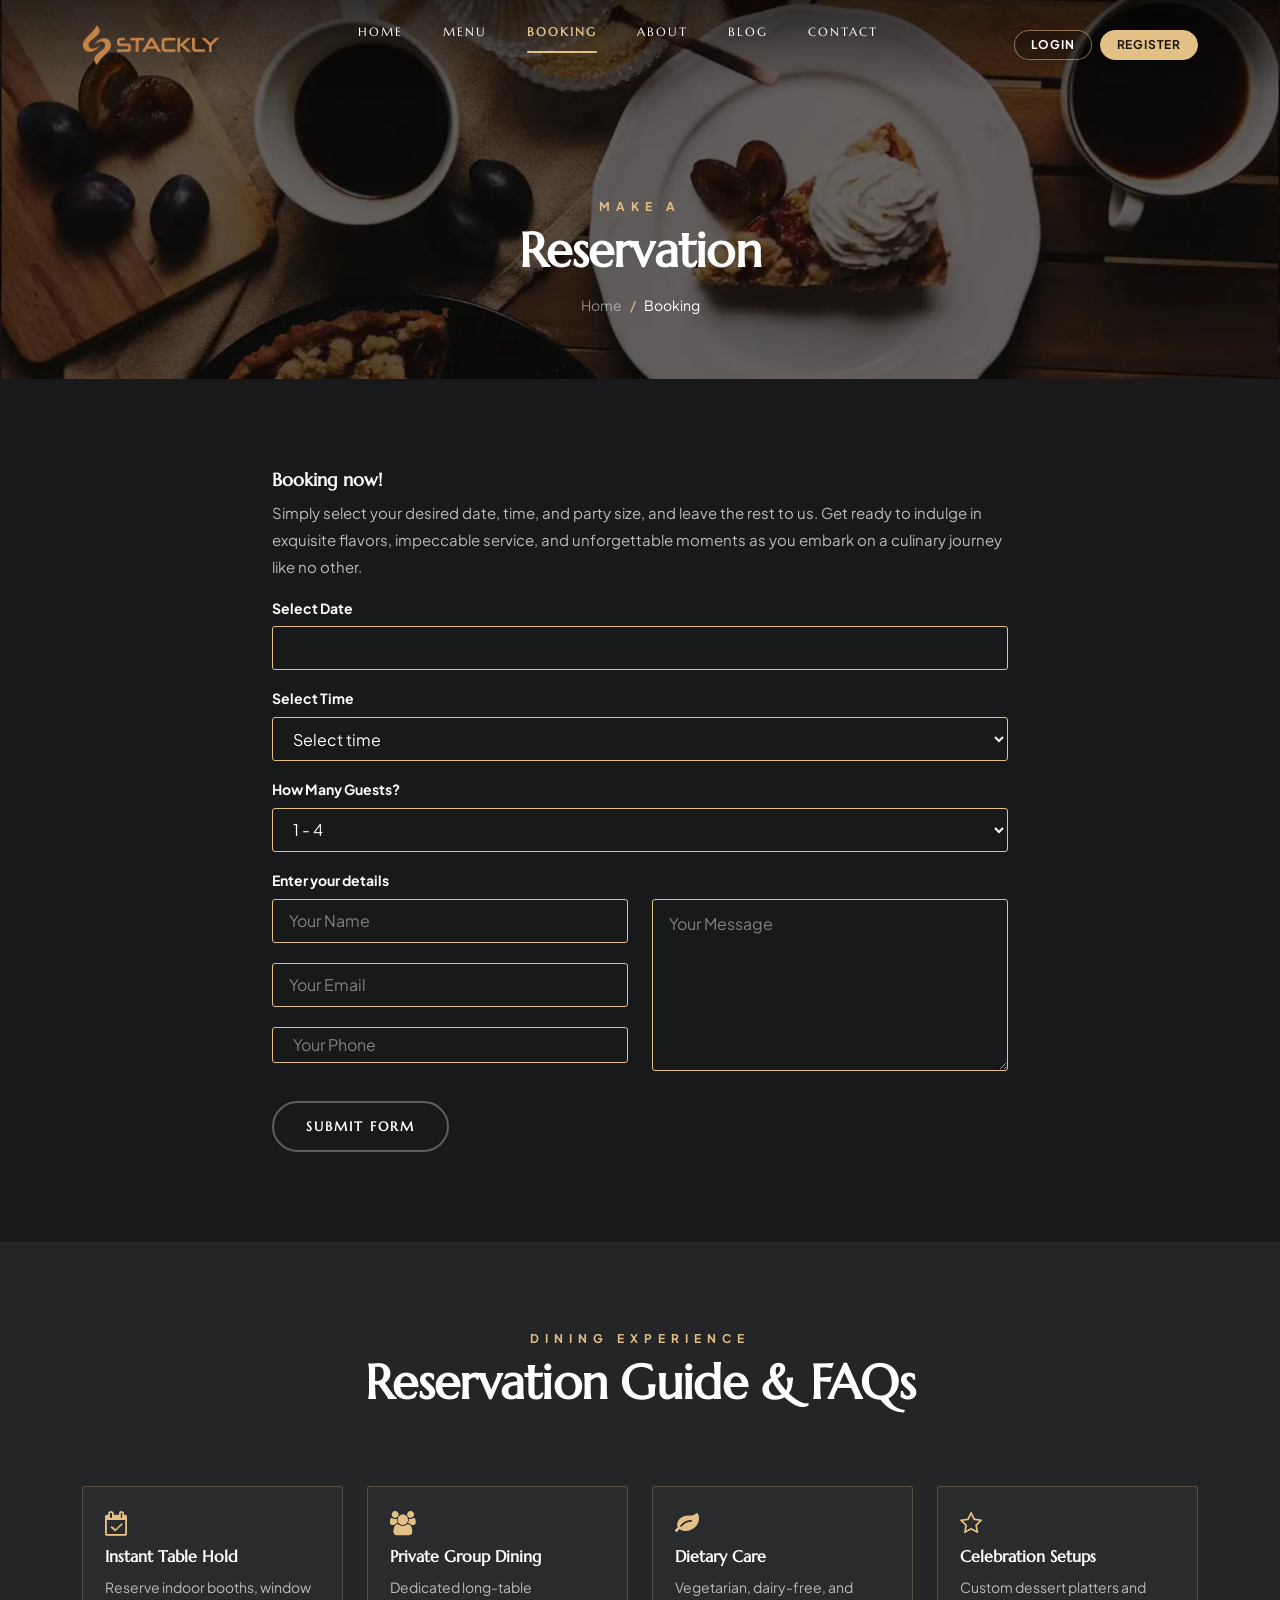
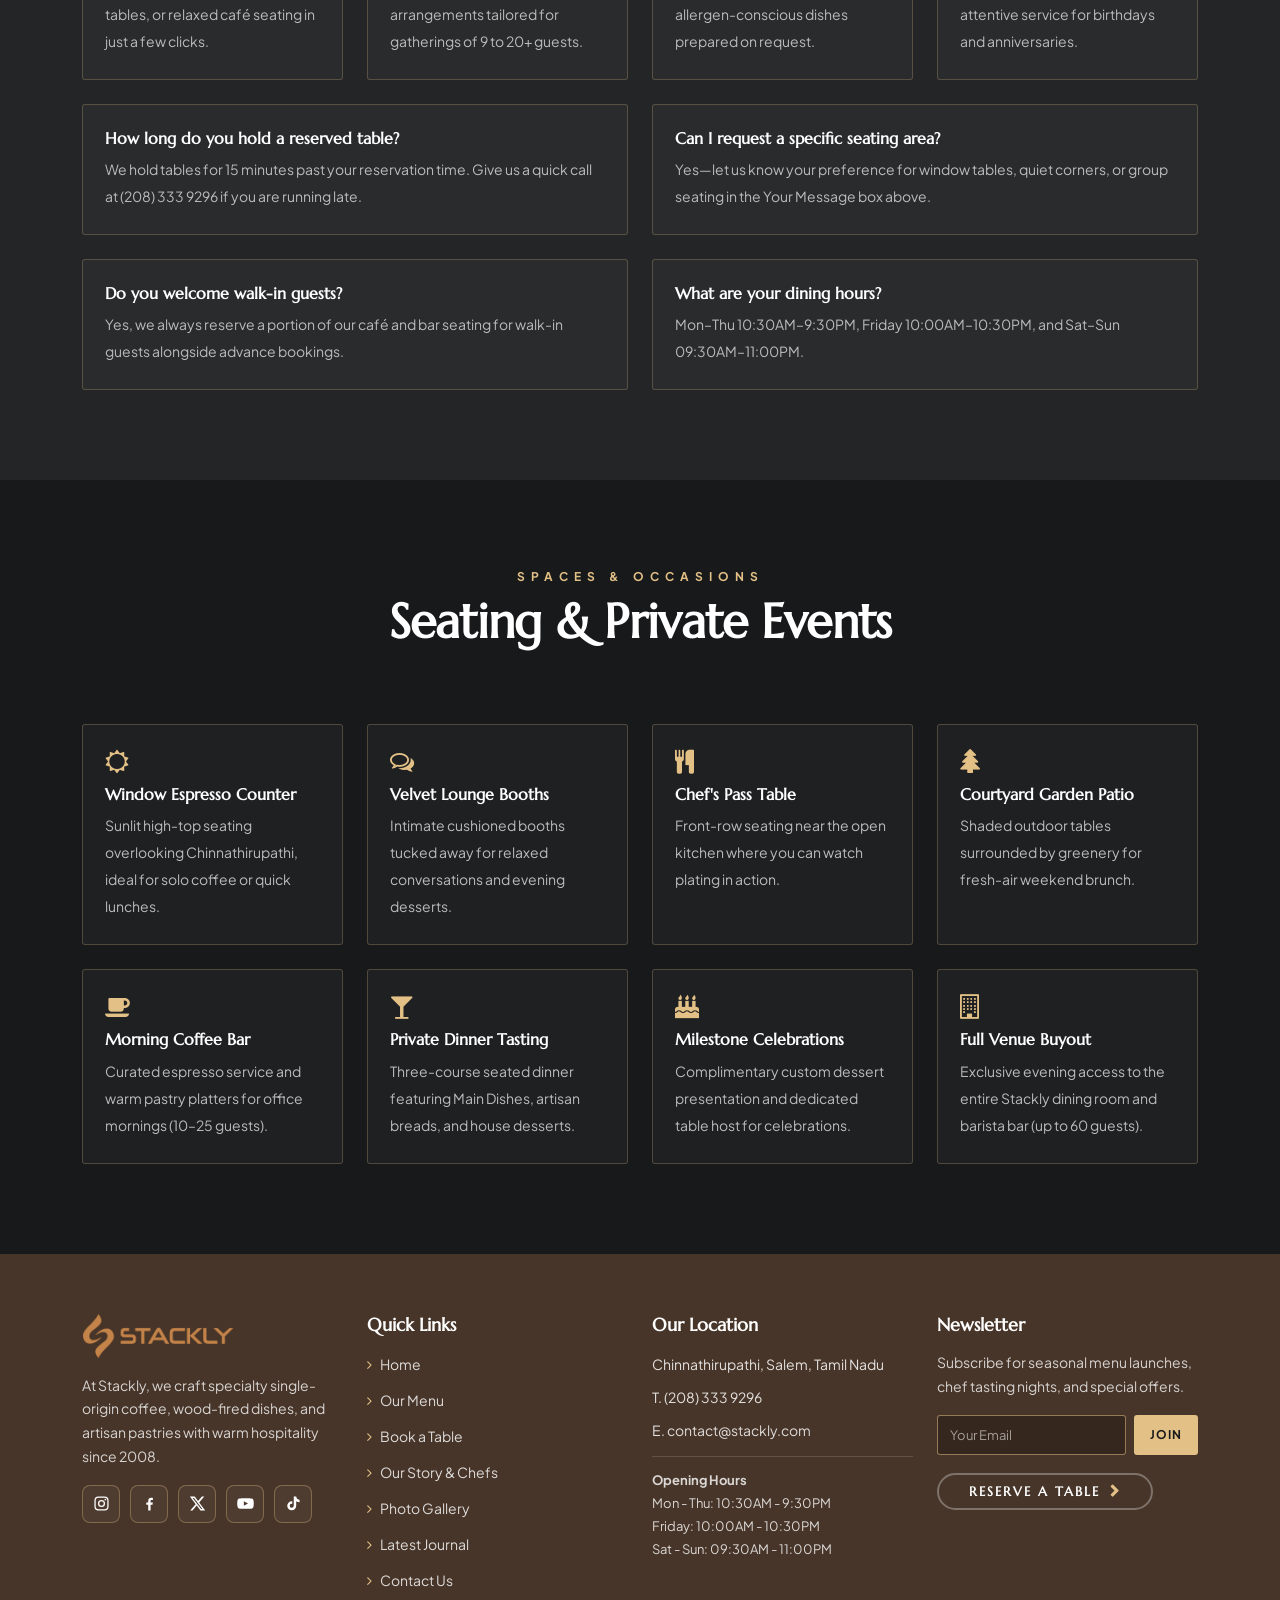
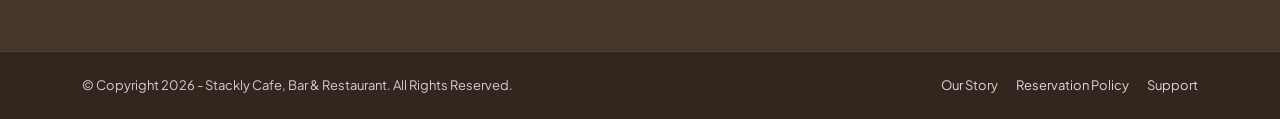
<file: booking.html>
<!DOCTYPE html>
<html lang="en">

<head>
    <meta charset="utf-8">
    <link rel="icon" href="images/icon.webp" type="image/webp" sizes="16x16">
    <title>Reservation - Stackly</title>
    <meta name="viewport" content="width=device-width, initial-scale=1.0">
    <meta name="description" content="">
    <meta name="keywords" content="">
    <meta name="author" content="">

    <!-- CSS Files
    ================================================== -->
    <link rel="stylesheet" href="css/bootstrap.css" type="text/css">
    <link rel="stylesheet" href="css/plugins.css" type="text/css">
    <link rel="stylesheet" href="css/style.css" type="text/css">
    <link rel="stylesheet" href="css/coloring.css" type="text/css">

    <!-- css for scheme color -->
    <link rel="stylesheet" href="css/cream.css" type="text/css" id="colors">

    <!-- custom css -->
    <link rel="stylesheet" href="css/03_custom.css" type="text/css">

    <style>
        .wow {
            visibility: visible !important;
        }

        #subheader {
            position: relative;
        }

        #subheader h1 {
            float: none;
            margin: 0 0 12px 0;
            padding: 0;
            border: none;
            display: block;
            font-family: var(--title-font);
            font-size: 48px;
            font-weight: var(--title-font-weight);
            letter-spacing: -.015em;
            line-height: 1.2;
            text-transform: none;
            color: #ffffff;
        }

        #subheader .breadcrumb {
            margin-top: 12px;
            margin-bottom: 0;
        }

        #contact_form h4 {
            font-family: var(--body-font);
            font-size: 14px;
            font-weight: 700;
            color: #ffffff;
            margin-top: 0;
            margin-bottom: 10px;
        }

        #contact_form input[type=text],
        #contact_form input[type=email],
        #contact_form select.form-control {
            height: 44px;
            padding: 8px 16px;
            margin-bottom: 20px;
            color: #ffffff;
            background: transparent;
            border: solid 1px var(--secondary-color) !important;
            border-radius: 3px !important;
        }

        #contact_form select.form-control {
            appearance: auto;
            -webkit-appearance: menulist;
        }

        #contact_form select.form-control option {
            background-color: #18191b;
            color: #ffffff;
        }

        #contact_form .form-control::placeholder {
            color: rgba(255, 255, 255, 0.45);
        }

        #contact_form textarea.form-control {
            height: 172px;
            padding: 12px 16px;
            margin-bottom: 20px;
            color: #ffffff;
            background: transparent;
            border: solid 1px var(--secondary-color) !important;
            border-radius: 3px !important;
        }

        #contact_form input[type=submit].btn-line {
            padding: 10px 32px;
            border: solid 2px rgba(255, 255, 255, .3);
            color: #ffffff;
            background: transparent;
            cursor: pointer;
            margin-top: 10px;
            transition: all 0.3s ease;
        }

        #contact_form input[type=submit].btn-line:hover {
            background: var(--primary-color) !important;
            border-color: var(--primary-color);
            color: #000000 !important;
        }

        #booking_feedback {
            display: none;
            margin-top: 20px;
            padding: 14px 18px;
            border-radius: 3px;
            border: 1px solid var(--secondary-color);
            color: #ffffff;
            background: rgba(227, 192, 134, 0.12);
        }

        #booking_feedback.error {
            border-color: #d31e2b;
            background: rgba(211, 30, 43, 0.14);
        }

        .daterangepicker {
            background-color: #18191b;
            border: 1px solid var(--secondary-color);
            color: #ffffff;
        }

        .daterangepicker .calendar-table {
            background-color: #18191b;
            border-color: rgba(255, 255, 255, 0.1);
        }

        .daterangepicker td.off,
        .daterangepicker td.off.in-range,
        .daterangepicker td.off.start-date,
        .daterangepicker td.off.end-date {
            background-color: #18191b;
            color: #666666;
        }

        .daterangepicker td.available:hover,
        .daterangepicker th.available:hover {
            background-color: rgba(227, 192, 134, 0.25);
            color: #ffffff;
        }

        .daterangepicker td.active,
        .daterangepicker td.active:hover {
            background-color: var(--primary-color);
            color: #000000;
        }

        .booking-info-card {
            border: 1px solid rgba(227, 192, 134, 0.25);
            background: rgba(255, 255, 255, 0.03);
            border-radius: 3px;
            padding: 24px 22px;
            height: 100%;
        }

        .booking-info-card i {
            font-size: 24px;
            color: var(--primary-color);
            margin-bottom: 12px;
            display: inline-block;
        }

        .booking-info-card h4 {
            color: #ffffff;
            font-size: 16px;
            margin-bottom: 8px;
        }

        .booking-info-card p {
            margin-bottom: 0;
            font-size: 14px;
        }

        @media only screen and (max-width: 992px) {
            header.transparent:not(.bg-dark) {
                position: absolute;
                top: 0;
                left: 0;
                width: 100%;
                background-color: transparent !important;
                background-image: linear-gradient(to bottom, rgba(0, 0, 0, 0.55) 0%, rgba(0, 0, 0, 0) 100%);
            }

            #subheader {
                padding: 95px 0 35px 0;
            }

            #subheader h1 {
                font-size: 38px;
                margin: 0 0 10px 0;
            }
        }
    </style>
</head>

<body class="dark-scheme">

    <div id="wrapper">

        <!-- header begin -->
        <header class="header_left transparent">
            <div class="container">
                <div class="row">
                    <div class="col-lg-12">
                        <!-- logo begin -->
                        <div id="logo">
                            <a href="index.html">
                                <img class="logo logo_dark_bg" src="images/logo.webp" alt="">
                                <img class="logo logo_light_bg" src="images/logo.webp" alt="">
                            </a>
                        </div>
                        <!-- logo close -->

                        <!-- small button begin -->
                        <span id="menu-btn"></span>
                        <!-- small button close -->

                        <!-- mainmenu begin -->
                        <nav>
                            <ul id="mainmenu">
                                <li><a href="index.html">Home</a></li>
                                <li><a href="menu.html">menu</a></li>
                                <li><a href="booking.html" class="active" aria-current="page">Booking</a></li>
                                <li><a href="about.html">About</a>
                                    <ul>
                                        <li><a href="about.html">About</a></li>
                                        <li><a href="gallery.html">Gallery</a></li>
                                    </ul>
                                </li>
                                <li><a href="blog.html">Blog</a></li>
                                <li><a href="contact.html">Contact</a></li>
                            </ul>
                        </nav>
                        <div class="clearfix"></div>
                    </div>
                    <!-- mainmenu close -->
                </div>
            </div>
        </header>
        <!-- header close -->

        <!-- content begin -->
        <div id="content" class="no-bottom no-top">

            <!-- subheader begin -->
            <section id="subheader" class="jarallax text-light">
                <img src="images/slide-1.webp" class="jarallax-img" alt="">
                <div class="container">
                    <div class="row">
                        <div class="col-lg-12 text-center">
                            <h5 class="uptitle">Make a</h5>
                            <h1>Reservation</h1>
                            <ol class="breadcrumb">
                                <li class="breadcrumb-item"><a href="index.html">Home</a></li>
                                <li class="breadcrumb-item active" aria-current="page">Booking</li>
                            </ol>
                        </div>
                    </div>
                </div>
            </section>
            <!-- subheader close -->

            <!-- booking section begin -->
            <section>
                <div class="container">
                    <div class="row">
                        <div class="col-lg-8 offset-lg-2">
                            <form name="contactForm" id="contact_form" method="post" action="#">
                                <div id="form_booking">
                                    <h3>Booking now!</h3>
                                    <p>Simply select your desired date, time, and party size, and leave the rest to us. Get ready to indulge in exquisite flavors, impeccable service, and unforgettable moments as you embark on a culinary journey like no other.</p>

                                    <div class="row">
                                        <div class="col-lg-12">
                                            <h4>Select Date</h4>
                                            <input type="text" name="date" id="date" class="form-control" autocomplete="off">
                                        </div>

                                        <div class="col-lg-12">
                                            <h4>Select Time</h4>
                                            <select name="time" id="time" class="form-control">
                                                <option value="">Select time</option>
                                                <option value="10:00">10:00</option>
                                                <option value="11:00">11:00</option>
                                                <option value="12:00">12:00</option>
                                                <option value="13:00">13:00</option>
                                                <option value="14:00">14:00</option>
                                                <option value="15:00">15:00</option>
                                                <option value="16:00">16:00</option>
                                                <option value="17:00">17:00</option>
                                                <option value="18:00">18:00</option>
                                                <option value="19:00">19:00</option>
                                                <option value="20:00">20:00</option>
                                                <option value="21:00">21:00</option>
                                                <option value="22:00">22:00</option>
                                            </select>
                                        </div>

                                        <div class="col-lg-12">
                                            <h4>How Many Guests?</h4>
                                            <select name="guests" id="guests" class="form-control">
                                                <option value="1 - 4">1 - 4</option>
                                                <option value="5 - 8">5 - 8</option>
                                                <option value="9 - 12">9 - 12</option>
                                                <option value="13 - 20">13 - 20</option>
                                                <option value="20+">20+</option>
                                            </select>
                                        </div>

                                        <div class="col-lg-12">
                                            <h4>Enter your details</h4>
                                            <div class="row">
                                                <div class="col-sm-6">
                                                    <div>
                                                        <input type="text" name="name" id="name" class="form-control" placeholder="Your Name" pattern="[A-Za-z\s]*[A-Za-z][A-Za-z\s]*" title="Please enter alphabets and spaces only" autocomplete="name" required>
                                                    </div>
                                                    <div>
                                                        <input type="email" name="email" id="email" class="form-control" placeholder="Your Email" required>
                                                    </div>
                                                    <div>
                                                        <input type="tel" name="phone" id="phone" class="form-control" placeholder="Your Phone" inputmode="numeric" pattern="[0-9]+" maxlength="15" title="Please enter numbers only" autocomplete="tel" required>
                                                    </div>
                                                </div>
                                                <div class="col-sm-6">
                                                    <div>
                                                        <textarea name="message" id="message" class="form-control" placeholder="Your Message"></textarea>
                                                    </div>
                                                </div>
                                            </div>
                                        </div>

                                        <div class="col-lg-12">
                                            <div id="submit">
                                                <input type="submit" id="send_message" value="Submit Form" class="btn-line">
                                            </div>
                                            <div id="booking_feedback" role="status" aria-live="polite"></div>
                                        </div>
                                    </div>
                                </div>
                            </form>
                        </div>
                    </div>
                </div>
            </section>
            <!-- booking section close -->

            <!-- booking highlights & faqs section begin -->
            <section data-bgcolor="rgba(255, 255, 255, .05)">
                <div class="container">
                    <div class="row g-4">
                        <div class="col-lg-12 text-center">
                            <h5 class="uptitle">Dining Experience</h5>
                            <h2>Reservation Guide &amp; FAQs</h2>
                            <div class="spacer-single"></div>
                        </div>

                        <div class="col-lg-3 col-md-6">
                            <div class="booking-info-card">
                                <i class="fa fa-calendar-check-o"></i>
                                <h4>Instant Table Hold</h4>
                                <p>Reserve indoor booths, window tables, or relaxed café seating in just a few clicks.</p>
                            </div>
                        </div>

                        <div class="col-lg-3 col-md-6">
                            <div class="booking-info-card">
                                <i class="fa fa-users"></i>
                                <h4>Private Group Dining</h4>
                                <p>Dedicated long-table arrangements tailored for gatherings of 9 to 20+ guests.</p>
                            </div>
                        </div>

                        <div class="col-lg-3 col-md-6">
                            <div class="booking-info-card">
                                <i class="fa fa-leaf"></i>
                                <h4>Dietary Care</h4>
                                <p>Vegetarian, dairy-free, and allergen-conscious dishes prepared on request.</p>
                            </div>
                        </div>

                        <div class="col-lg-3 col-md-6">
                            <div class="booking-info-card">
                                <i class="fa fa-star-o"></i>
                                <h4>Celebration Setups</h4>
                                <p>Custom dessert platters and attentive service for birthdays and anniversaries.</p>
                            </div>
                        </div>

                        <div class="col-lg-6">
                            <div class="booking-info-card">
                                <h4>How long do you hold a reserved table?</h4>
                                <p>We hold tables for 15 minutes past your reservation time. Give us a quick call at (208) 333 9296 if you are running late.</p>
                            </div>
                        </div>

                        <div class="col-lg-6">
                            <div class="booking-info-card">
                                <h4>Can I request a specific seating area?</h4>
                                <p>Yes—let us know your preference for window tables, quiet corners, or group seating in the Your Message box above.</p>
                            </div>
                        </div>

                        <div class="col-lg-6">
                            <div class="booking-info-card">
                                <h4>Do you welcome walk-in guests?</h4>
                                <p>Yes, we always reserve a portion of our café and bar seating for walk-in guests alongside advance bookings.</p>
                            </div>
                        </div>

                        <div class="col-lg-6">
                            <div class="booking-info-card">
                                <h4>What are your dining hours?</h4>
                                <p>Mon–Thu 10:30AM–9:30PM, Friday 10:00AM–10:30PM, and Sat–Sun 09:30AM–11:00PM.</p>
                            </div>
                        </div>
                    </div>
                </div>
            </section>
            <!-- booking highlights & faqs section close -->

            <!-- spaces & private events section begin -->
            <section>
                <div class="container">
                    <div class="row g-4">
                        <div class="col-lg-12 text-center">
                            <h5 class="uptitle">Spaces &amp; Occasions</h5>
                            <h2>Seating &amp; Private Events</h2>
                            <div class="spacer-single"></div>
                        </div>

                        <div class="col-lg-3 col-md-6">
                            <div class="booking-info-card">
                                <i class="fa fa-sun-o"></i>
                                <h4>Window Espresso Counter</h4>
                                <p>Sunlit high-top seating overlooking Chinnathirupathi, ideal for solo coffee or quick lunches.</p>
                            </div>
                        </div>

                        <div class="col-lg-3 col-md-6">
                            <div class="booking-info-card">
                                <i class="fa fa-comments-o"></i>
                                <h4>Velvet Lounge Booths</h4>
                                <p>Intimate cushioned booths tucked away for relaxed conversations and evening desserts.</p>
                            </div>
                        </div>

                        <div class="col-lg-3 col-md-6">
                            <div class="booking-info-card">
                                <i class="fa fa-cutlery"></i>
                                <h4>Chef's Pass Table</h4>
                                <p>Front-row seating near the open kitchen where you can watch plating in action.</p>
                            </div>
                        </div>

                        <div class="col-lg-3 col-md-6">
                            <div class="booking-info-card">
                                <i class="fa fa-tree"></i>
                                <h4>Courtyard Garden Patio</h4>
                                <p>Shaded outdoor tables surrounded by greenery for fresh-air weekend brunch.</p>
                            </div>
                        </div>

                        <div class="col-lg-3 col-md-6">
                            <div class="booking-info-card">
                                <i class="fa fa-coffee"></i>
                                <h4>Morning Coffee Bar</h4>
                                <p>Curated espresso service and warm pastry platters for office mornings (10–25 guests).</p>
                            </div>
                        </div>

                        <div class="col-lg-3 col-md-6">
                            <div class="booking-info-card">
                                <i class="fa fa-glass"></i>
                                <h4>Private Dinner Tasting</h4>
                                <p>Three-course seated dinner featuring Main Dishes, artisan breads, and house desserts.</p>
                            </div>
                        </div>

                        <div class="col-lg-3 col-md-6">
                            <div class="booking-info-card">
                                <i class="fa fa-birthday-cake"></i>
                                <h4>Milestone Celebrations</h4>
                                <p>Complimentary custom dessert presentation and dedicated table host for celebrations.</p>
                            </div>
                        </div>

                        <div class="col-lg-3 col-md-6">
                            <div class="booking-info-card">
                                <i class="fa fa-building-o"></i>
                                <h4>Full Venue Buyout</h4>
                                <p>Exclusive evening access to the entire Stackly dining room and barista bar (up to 60 guests).</p>
                            </div>
                        </div>
                    </div>
                </div>
            </section>
            <!-- spaces & private events section close -->

        </div>
        <!-- content close -->

        <!-- footer begin -->
        <footer>
            <div class="container">
                <div class="row g-4">
                    <div class="col-lg-3 col-md-6 sm-text-center">
                        <img class="logo" src="images/logo.webp" alt="Stackly">
                        <p class="footer-desc">At Stackly, we craft specialty single-origin coffee, wood-fired dishes, and artisan pastries with warm hospitality since 2008.</p>
                        <div class="social-icons">
                            <a href="404.html" aria-label="Instagram" title="Instagram"><svg class="social-svg" viewBox="0 0 24 24" aria-hidden="true"><path d="M7.75 2h8.5A5.75 5.75 0 0 1 22 7.75v8.5A5.75 5.75 0 0 1 16.25 22h-8.5A5.75 5.75 0 0 1 2 16.25v-8.5A5.75 5.75 0 0 1 7.75 2Zm0 1.8A3.95 3.95 0 0 0 3.8 7.75v8.5a3.95 3.95 0 0 0 3.95 3.95h8.5a3.95 3.95 0 0 0 3.95-3.95v-8.5a3.95 3.95 0 0 0-3.95-3.95h-8.5Zm9.65 1.35a1.2 1.2 0 1 1 0 2.4 1.2 1.2 0 0 1 0-2.4ZM12 7a5 5 0 1 1 0 10 5 5 0 0 1 0-10Zm0 1.8a3.2 3.2 0 1 0 0 6.4 3.2 3.2 0 0 0 0-6.4Z"/></svg></a>
                            <a href="404.html" aria-label="Facebook" title="Facebook"><svg class="social-svg" viewBox="0 0 24 24" aria-hidden="true"><path d="M13.5 22v-8.2h2.75l.41-3.2H13.5V8.55c0-.93.26-1.56 1.59-1.56h1.7V4.12c-.29-.04-1.3-.12-2.47-.12-2.45 0-4.12 1.49-4.12 4.24v2.36H7.44v3.2h2.76V22h3.3Z"/></svg></a>
                            <a href="404.html" aria-label="X" title="X"><svg class="social-svg" viewBox="0 0 24 24" aria-hidden="true"><path d="M18.244 2.25h3.308l-7.227 8.26 8.502 11.24H16.17l-5.214-6.817L4.99 21.75H1.68l7.73-8.835L1.254 2.25H8.08l4.713 6.231 5.45-6.231Zm-1.161 17.52h1.833L7.084 4.126H5.117L17.083 19.77Z"/></svg></a>
                            <a href="404.html" aria-label="YouTube" title="YouTube"><svg class="social-svg" viewBox="0 0 24 24" aria-hidden="true"><path d="M23.14 7.12a2.96 2.96 0 0 0-2.08-2.09C19.22 4.5 12 4.5 12 4.5s-7.22 0-9.06.53A2.96 2.96 0 0 0 .86 7.12C.33 8.97.33 12 .33 12s0 3.03.53 4.88a2.96 2.96 0 0 0 2.08 2.09c1.84.53 9.06.53 9.06.53s7.22 0 9.06-.53a2.96 2.96 0 0 0 2.08-2.09c.53-1.85.53-4.88.53-4.88s0-3.03-.53-4.88ZM9.67 15.22V8.78L15.48 12l-5.81 3.22Z"/></svg></a>
                            <a href="404.html" aria-label="TikTok" title="TikTok"><svg class="social-svg" viewBox="0 0 24 24" aria-hidden="true"><path d="M19.59 6.69a4.83 4.83 0 0 1-3.77-4.25V2h-3.45v13.67a2.89 2.89 0 0 1-2.88 2.5 2.89 2.89 0 0 1-2.89-2.89 2.89 2.89 0 0 1 2.89-2.89c.28 0 .54.04.79.1v-3.5a6.37 6.37 0 0 0-.79-.05A6.34 6.34 0 0 0 3.15 15.3 6.34 6.34 0 0 0 9.49 21.64a6.34 6.34 0 0 0 6.34-6.34V8.77a8.18 8.18 0 0 0 4.76 1.52V6.84c-.34 0-.68-.05-1-.15Z"/></svg></a>
                        </div>
                    </div>

                    <div class="col-lg-3 col-md-6 sm-text-center">
                        <h3>Quick Links</h3>
                        <ul class="footer-links">
                            <li><a href="index.html">Home</a></li>
                            <li><a href="menu.html">Our Menu</a></li>
                            <li><a href="booking.html">Book a Table</a></li>
                            <li><a href="about.html">Our Story &amp; Chefs</a></li>
                            <li><a href="gallery.html">Photo Gallery</a></li>
                            <li><a href="blog.html">Latest Journal</a></li>
                            <li><a href="contact.html">Contact Us</a></li>
                        </ul>
                    </div>

                    <div class="col-lg-3 col-md-6 sm-text-center footer-contact">
                        <h3>Our Location</h3>
                        <p>Chinnathirupathi, Salem, Tamil Nadu</p>
                        <p>T. (208) 333 9296</p>
                        <p>E. <a href="mailto:contact@stackly.com">contact@stackly.com</a></p>
                        <div class="footer-hours">
                            <strong>Opening Hours</strong><br>
                            Mon - Thu: 10:30AM - 9:30PM<br>
                            Friday: 10:00AM - 10:30PM<br>
                            Sat - Sun: 09:30AM - 11:00PM
                        </div>
                    </div>

                    <div class="col-lg-3 col-md-6 sm-text-center">
                        <h3>Newsletter</h3>
                        <p class="footer-desc">Subscribe for seasonal menu launches, chef tasting nights, and special offers.</p>
                        <form class="footer-newsletter" action="#" method="post">
                            <input type="email" placeholder="Your Email" required>
                            <button type="submit">Join</button>
                        </form>
                        <div class="footer-newsletter-msg" role="status" aria-live="polite"></div>
                        <a href="404.html" class="btn-line mt-2">Reserve a Table</a>
                    </div>
                </div>
            </div>

            <div class="subfooter">
                <div class="container">
                    <div class="row align-items-center">
                        <div class="col-md-6 sm-text-center">
                            &copy; Copyright 2026 - Stackly Cafe, Bar &amp; Restaurant. All Rights Reserved.
                        </div>
                        <div class="col-md-6 text-md-end sm-text-center subfooter-links">
                            <a href="about.html">Our Story</a>
                            <a href="booking.html">Reservation Policy</a>
                            <a href="contact.html">Support</a>
                        </div>
                    </div>
                </div>
            </div>
        </footer>
        <!-- footer close -->

        <div id="preloader">
            <div class="preloader1"></div>
        </div>
    </div>

    <!-- Javascript Files
    ================================================== -->
    <script src="js/plugins.js"></script>
    <script src="js/designesia.js"></script>
    <script>
        jQuery(function ($) {
            if ($.fn.daterangepicker) {
                $('#date').daterangepicker({
                    singleDatePicker: true,
                    autoUpdateInput: false,
                    minDate: moment(),
                    locale: {
                        format: 'YYYY-MM-DD'
                    }
                }).on('apply.daterangepicker', function (ev, picker) {
                    $(this).val(picker.startDate.format('YYYY-MM-DD'));
                });
            }

            $('#contact_form').on('submit', function (e) {
                e.preventDefault();
                var name = $.trim($('#name').val());
                var email = $.trim($('#email').val());
                var phone = $.trim($('#phone').val());
                var feedback = $('#booking_feedback');

                $('#name, #email, #phone').removeClass('error_input');
                feedback.stop(true, true).removeClass('error').hide();

                if (!name || !email || !phone) {
                    if (!name) $('#name').addClass('error_input');
                    if (!email) $('#email').addClass('error_input');
                    if (!phone) $('#phone').addClass('error_input');
                    feedback.addClass('error').text('Please fill in your name, email, and phone number.').fadeIn();
                    return;
                }

                if (window.validateStacklyContactFields && !window.validateStacklyContactFields($('#name'), $('#phone'), feedback)) {
                    return;
                }

                feedback.stop(true, true).text('Thank you! Your reservation request has been received.').fadeIn();
                this.reset();
            });
        });
    </script>

</body>

</html>
</file>
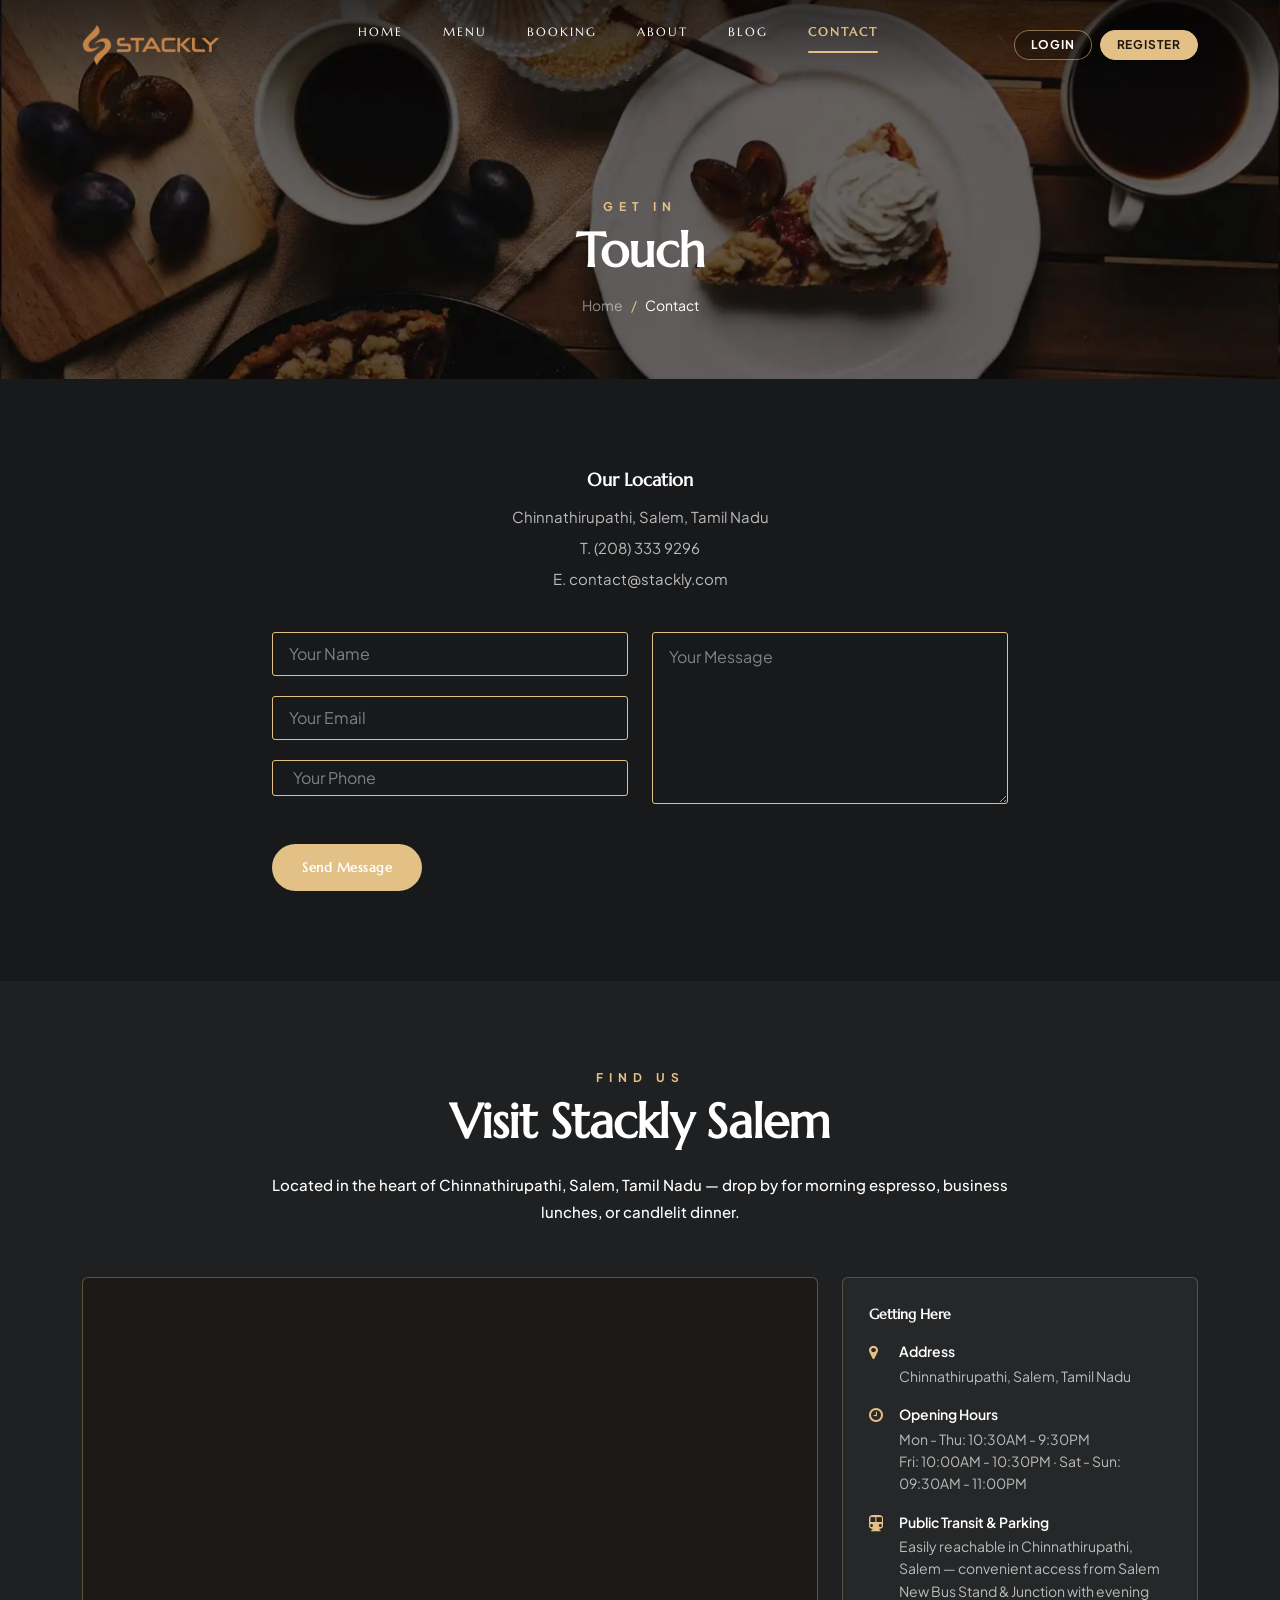
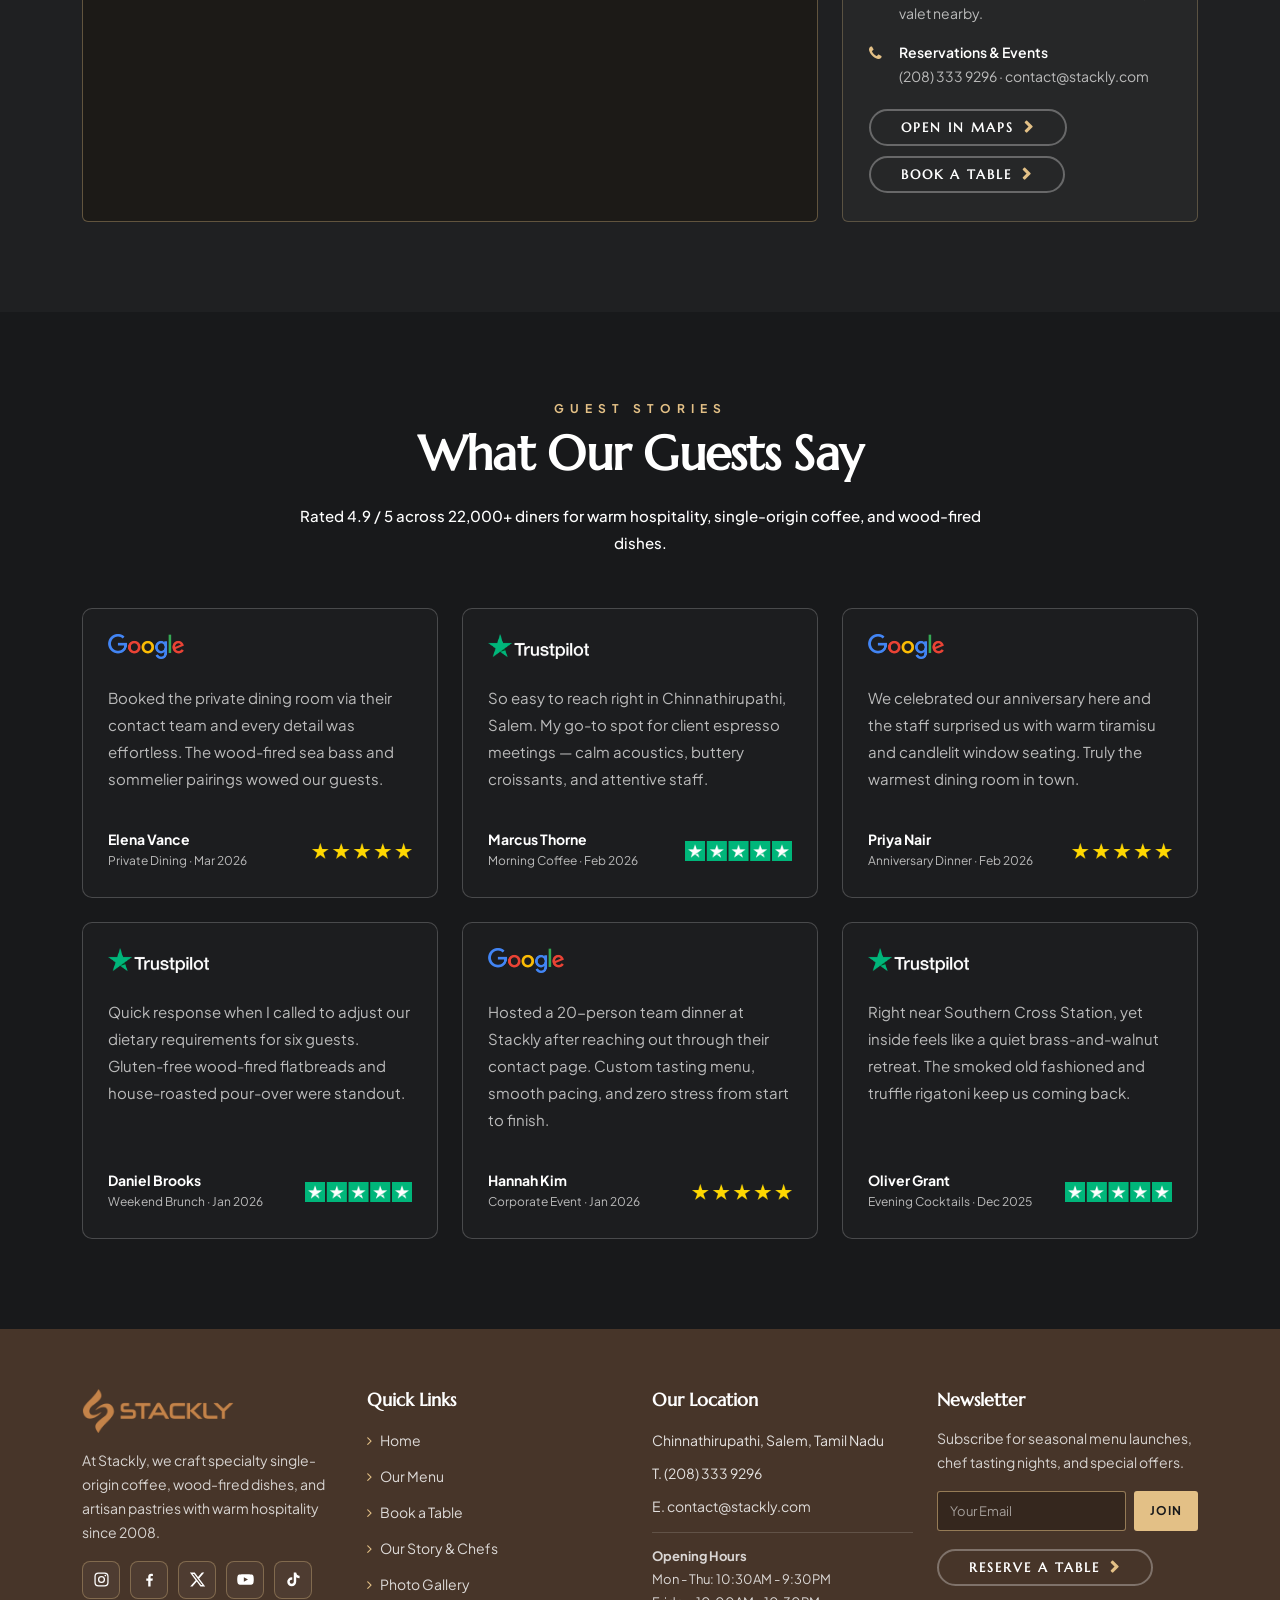
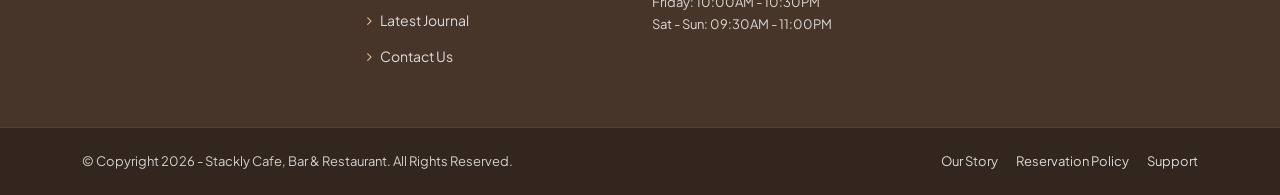
<file: contact.html>
<!DOCTYPE html>
<html lang="en">

<head>
    <meta charset="utf-8">
    <link rel="icon" href="images/icon.webp" type="image/webp" sizes="16x16">
    <title>Get in Touch - Stackly</title>
    <meta name="viewport" content="width=device-width, initial-scale=1.0">
    <meta name="description" content="">
    <meta name="keywords" content="">
    <meta name="author" content="">

    <!-- CSS Files
    ================================================== -->
    <link rel="stylesheet" href="css/bootstrap.css" type="text/css">
    <link rel="stylesheet" href="css/plugins.css" type="text/css">
    <link rel="stylesheet" href="css/style.css" type="text/css">
    <link rel="stylesheet" href="css/coloring.css" type="text/css">

    <!-- css for scheme color -->
    <link rel="stylesheet" href="css/cream.css" type="text/css" id="colors">

    <!-- custom css -->
    <link rel="stylesheet" href="css/03_custom.css" type="text/css">

    <style>
        .wow {
            visibility: visible !important;
        }

        #subheader {
            position: relative;
        }

        #subheader h1 {
            float: none;
            margin: 0 0 12px 0;
            padding: 0;
            border: none;
            display: block;
            font-family: var(--title-font);
            font-size: 48px;
            font-weight: var(--title-font-weight);
            letter-spacing: -.015em;
            line-height: 1.2;
            text-transform: none;
            color: #ffffff;
        }

        #subheader .breadcrumb {
            margin-top: 12px;
            margin-bottom: 0;
        }

        .location-header {
            text-align: center;
            margin-bottom: 40px;
        }

        .location-header h3 {
            color: #ffffff;
            margin-bottom: 12px;
        }

        .location-header p {
            margin-bottom: 4px;
            color: var(--body-font-color-dark);
        }

        .location-header a {
            color: var(--body-font-color-dark);
            text-decoration: none;
        }

        .location-header a:hover {
            color: var(--primary-color);
        }

        #contact_form input[type=text],
        #contact_form input[type=email] {
            height: 44px;
            padding: 8px 16px;
            margin-bottom: 20px;
            color: #ffffff;
            background: transparent;
            border: solid 1px var(--secondary-color) !important;
            border-radius: 3px !important;
        }

        #contact_form .form-control::placeholder {
            color: rgba(255, 255, 255, 0.45);
        }

        #contact_form textarea.form-control {
            height: 172px;
            padding: 12px 16px;
            margin-bottom: 20px;
            color: #ffffff;
            background: transparent;
            border: solid 1px var(--secondary-color) !important;
            border-radius: 3px !important;
        }

        #contact_form input[type=submit].btn-custom {
            margin-top: 20px;
            padding: 10px 30px;
            border-radius: 60px;
            font-size: 13px;
            font-weight: 600;
            letter-spacing: 0.5px;
            color: #ffffff;
            cursor: pointer;
        }

        #contact_feedback {
            display: none;
            margin-top: 20px;
            padding: 14px 18px;
            border-radius: 3px;
            border: 1px solid var(--secondary-color);
            color: #ffffff;
            background: rgba(227, 192, 134, 0.12);
        }

        #contact_feedback.error {
            border-color: #d31e2b;
            background: rgba(211, 30, 43, 0.14);
        }

        .contact-map-wrap {
            position: relative;
            border: 1px solid rgba(227, 192, 134, 0.35);
            border-radius: 6px;
            overflow: hidden;
            height: 100%;
            min-height: 410px;
            background: #1c1a17;
        }

        .contact-map-fallback {
            position: absolute;
            inset: 0;
            z-index: 1;
            display: flex;
            flex-direction: column;
            align-items: center;
            justify-content: center;
            text-align: center;
            padding: 24px;
            color: var(--body-font-color-dark);
            background:
                linear-gradient(90deg, rgba(227, 192, 134, 0.06) 1px, transparent 1px) 0 0 / 48px 48px,
                linear-gradient(rgba(227, 192, 134, 0.06) 1px, transparent 1px) 0 0 / 48px 48px,
                radial-gradient(circle at 50% 45%, rgba(227, 192, 134, 0.14), rgba(24, 25, 27, 0.96) 70%);
            pointer-events: none;
        }

        .contact-map-fallback i {
            font-size: 30px;
            color: var(--primary-color);
            margin-bottom: 10px;
        }

        .contact-map-fallback strong {
            color: #ffffff;
            font-family: var(--title-font);
            font-size: 18px;
            margin-bottom: 4px;
        }

        .contact-map-wrap iframe {
            position: relative;
            z-index: 2;
            width: 100%;
            height: 100%;
            min-height: 410px;
            border: 0;
            display: block;
            filter: sepia(18%) saturate(88%) brightness(88%) contrast(105%);
            transition: filter 0.3s ease;
        }

        .contact-map-wrap:hover iframe {
            filter: sepia(0%) saturate(100%) brightness(98%) contrast(102%);
        }

        .contact-directions-card {
            border: 1px solid rgba(227, 192, 134, 0.28);
            background: rgba(255, 255, 255, 0.03);
            border-radius: 6px;
            padding: 28px 26px;
            height: 100%;
            display: flex;
            flex-direction: column;
            justify-content: space-between;
        }

        .contact-directions-card h4 {
            color: #ffffff;
            margin-bottom: 18px;
        }

        .contact-detail-list {
            list-style: none;
            padding: 0;
            margin: 0 0 22px 0;
        }

        .contact-detail-list li {
            position: relative;
            padding-left: 30px;
            margin-bottom: 16px;
            font-size: 14px;
            line-height: 1.6;
            color: var(--body-font-color-dark);
        }

        .contact-detail-list li:last-child {
            margin-bottom: 0;
        }

        .contact-detail-list li i {
            position: absolute;
            left: 0;
            top: 4px;
            color: var(--primary-color);
            font-size: 16px;
        }

        .contact-detail-list li strong {
            display: block;
            color: #ffffff;
            font-weight: 600;
            margin-bottom: 2px;
        }

        .contact-detail-list a {
            color: var(--body-font-color-dark);
            text-decoration: none;
        }

        .contact-detail-list a:hover {
            color: var(--primary-color);
        }

        .contact-directions-actions {
            display: flex;
            flex-wrap: wrap;
            gap: 10px;
        }

        #section-testimonials .de-review-app {
            background: rgba(255, 255, 255, 0.02);
            transition: border-color 0.25s ease, transform 0.25s ease;
        }

        #section-testimonials .de-review-app:hover {
            border-color: rgba(227, 192, 134, 0.65);
            transform: translateY(-3px);
        }

        @media only screen and (max-width: 992px) {
            header.transparent:not(.bg-dark) {
                position: absolute;
                top: 0;
                left: 0;
                width: 100%;
                background-color: transparent !important;
                background-image: linear-gradient(to bottom, rgba(0, 0, 0, 0.55) 0%, rgba(0, 0, 0, 0) 100%);
            }

            #subheader {
                padding: 95px 0 35px 0;
            }

            #subheader h1 {
                font-size: 38px;
                margin: 0 0 10px 0;
            }

            .contact-map-wrap,
            .contact-map-wrap iframe {
                min-height: 300px;
            }
        }
    </style>
</head>

<body class="dark-scheme">

    <div id="wrapper">

        <!-- header begin -->
        <header class="header_left transparent">
            <div class="container">
                <div class="row">
                    <div class="col-lg-12">
                        <!-- logo begin -->
                        <div id="logo">
                            <a href="index.html">
                                <img class="logo logo_dark_bg" src="images/logo.webp" alt="">
                                <img class="logo logo_light_bg" src="images/logo.webp" alt="">
                            </a>
                        </div>
                        <!-- logo close -->

                        <!-- small button begin -->
                        <span id="menu-btn"></span>
                        <!-- small button close -->

                        <!-- mainmenu begin -->
                        <nav>
                            <ul id="mainmenu">
                                <li><a href="index.html">Home</a></li>
                                <li><a href="menu.html">menu</a></li>
                                <li><a href="booking.html">Booking</a></li>
                                <li><a href="about.html">About</a>
                                    <ul>
                                        <li><a href="about.html">About</a></li>
                                        <li><a href="gallery.html">Gallery</a></li>
                                    </ul>
                                </li>
                                <li><a href="blog.html">Blog</a></li>
                                <li><a href="contact.html" class="active" aria-current="page">Contact</a></li>
                            </ul>
                        </nav>
                        <div class="clearfix"></div>
                    </div>
                    <!-- mainmenu close -->
                </div>
            </div>
        </header>
        <!-- header close -->

        <!-- content begin -->
        <div id="content" class="no-bottom no-top">

            <!-- subheader begin -->
            <section id="subheader" class="jarallax text-light">
                <img src="images/slide-1.webp" class="jarallax-img" alt="">
                <div class="container">
                    <div class="row">
                        <div class="col-lg-12 text-center">
                            <h5 class="uptitle">Get in</h5>
                            <h1>Touch</h1>
                            <ol class="breadcrumb">
                                <li class="breadcrumb-item"><a href="index.html">Home</a></li>
                                <li class="breadcrumb-item active" aria-current="page">Contact</li>
                            </ol>
                        </div>
                    </div>
                </div>
            </section>
            <!-- subheader close -->

            <!-- contact section begin -->
            <section>
                <div class="container">
                    <div class="row">
                        <div class="col-lg-8 offset-lg-2">
                            <div class="location-header">
                                <h3>Our Location</h3>
                                <p>Chinnathirupathi, Salem, Tamil Nadu</p>
                                <p>T. (208) 333 9296</p>
                                <p>E. <a href="mailto:contact@stackly.com">contact@stackly.com</a></p>
                            </div>

                            <form name="contactForm" id="contact_form" method="post" action="#">
                                <div class="row">
                                    <div class="col-md-6">
                                        <div>
                                            <input type="text" name="name" id="name" class="form-control" placeholder="Your Name" pattern="[A-Za-z\s]*[A-Za-z][A-Za-z\s]*" title="Please enter alphabets and spaces only" autocomplete="name" required>
                                        </div>
                                        <div>
                                            <input type="email" name="email" id="email" class="form-control" placeholder="Your Email" required>
                                        </div>
                                        <div>
                                            <input type="tel" name="phone" id="phone" class="form-control" placeholder="Your Phone" inputmode="numeric" pattern="[0-9]+" maxlength="15" title="Please enter numbers only" autocomplete="tel" required>
                                        </div>
                                    </div>
                                    <div class="col-md-6">
                                        <div>
                                            <textarea name="message" id="message" class="form-control" placeholder="Your Message" required></textarea>
                                        </div>
                                    </div>
                                    <div class="col-md-12">
                                        <div id="submit">
                                            <input type="submit" id="send_message" value="Send Message" class="btn-custom">
                                        </div>
                                        <div id="contact_feedback" role="status" aria-live="polite"></div>
                                    </div>
                                </div>
                            </form>
                        </div>
                    </div>
                </div>
            </section>
            <!-- contact section close -->

            <!-- map section begin -->
            <section id="section-map" data-bgcolor="rgba(255, 255, 255, .03)">
                <div class="container">
                    <div class="row g-4 align-items-stretch">
                        <div class="col-lg-8 offset-lg-2 text-center mb-2">
                            <h5 class="uptitle">Find Us</h5>
                            <h2>Visit Stackly Salem</h2>
                            <p class="lead">Located in the heart of Chinnathirupathi, Salem, Tamil Nadu — drop by for morning espresso, business lunches, or candlelit dinner.</p>
                        </div>

                        <div class="col-lg-8">
                            <div class="contact-map-wrap">
                                <div class="contact-map-fallback" aria-hidden="true">
                                    <i class="fa fa-map-marker"></i>
                                    <strong>Stackly Salem</strong>
                                    <span>Chinnathirupathi, Salem, Tamil Nadu</span>
                                </div>
                                <iframe
                                    title="Stackly Location Map"
                                    src="https://www.openstreetmap.org/export/embed.html?bbox=78.1635%2C11.6712%2C78.1751%2C11.6782&amp;layer=mapnik&amp;marker=11.6747%2C78.1693"
                                    referrerpolicy="no-referrer-when-downgrade"
                                    onload="var fb = this.previousElementSibling; if (fb) fb.style.display = 'none';"
                                    allowfullscreen>
                                </iframe>
                            </div>
                        </div>

                        <div class="col-lg-4">
                            <div class="contact-directions-card">
                                <div>
                                    <h4>Getting Here</h4>
                                    <ul class="contact-detail-list">
                                        <li>
                                            <i class="fa fa-map-marker"></i>
                                            <strong>Address</strong>
                                            Chinnathirupathi, Salem, Tamil Nadu
                                        </li>
                                        <li>
                                            <i class="fa fa-clock-o"></i>
                                            <strong>Opening Hours</strong>
                                            Mon - Thu: 10:30AM - 9:30PM<br>
                                            Fri: 10:00AM - 10:30PM &middot; Sat - Sun: 09:30AM - 11:00PM
                                        </li>
                                        <li>
                                            <i class="fa fa-subway"></i>
                                            <strong>Public Transit &amp; Parking</strong>
                                            Easily reachable in Chinnathirupathi, Salem — convenient access from Salem New Bus Stand &amp; Junction with evening valet nearby.
                                        </li>
                                        <li>
                                            <i class="fa fa-phone"></i>
                                            <strong>Reservations &amp; Events</strong>
                                            (208) 333 9296 &middot; <a href="mailto:contact@stackly.com">contact@stackly.com</a>
                                        </li>
                                    </ul>
                                </div>
                                <div class="contact-directions-actions">
                                    <a href="404.html" class="btn-line">Open in Maps</a>
                                    <a href="404.html" class="btn-line">Book a Table</a>
                                </div>
                            </div>
                        </div>
                    </div>
                </div>
            </section>
            <!-- map section close -->

            <!-- testimonials section begin -->
            <section id="section-testimonials">
                <div class="container">
                    <div class="row g-4">
                        <div class="col-lg-8 offset-lg-2 text-center mb-2">
                            <h5 class="uptitle">Guest Stories</h5>
                            <h2>What Our Guests Say</h2>
                            <p class="lead">Rated 4.9 / 5 across 22,000+ diners for warm hospitality, single-origin coffee, and wood-fired dishes.</p>
                        </div>

                        <div class="col-lg-4 col-md-6">
                            <div class="de-review-app h-100">
                                <div class="d-logo">
                                    <img src="images/google.webp" alt="Google Review">
                                </div>
                                <div class="d-testi">
                                    Booked the private dining room via their contact team and every detail was effortless. The wood-fired sea bass and sommelier pairings wowed our guests.
                                </div>
                                <div class="d-testi-by">Elena Vance<span>Private Dining &middot; Mar 2026</span></div>
                                <div class="d-stars">
                                    <img src="images/google-stars.webp" alt="5 out of 5 stars">
                                </div>
                            </div>
                        </div>

                        <div class="col-lg-4 col-md-6">
                            <div class="de-review-app h-100">
                                <div class="d-logo">
                                    <img src="images/trustpilot.webp" alt="Trustpilot Review">
                                </div>
                                <div class="d-testi">
                                    So easy to reach right in Chinnathirupathi, Salem. My go-to spot for client espresso meetings — calm acoustics, buttery croissants, and attentive staff.
                                </div>
                                <div class="d-testi-by">Marcus Thorne<span>Morning Coffee &middot; Feb 2026</span></div>
                                <div class="d-stars">
                                    <img src="images/trustpilot-stars.webp" alt="5 out of 5 stars">
                                </div>
                            </div>
                        </div>

                        <div class="col-lg-4 col-md-6">
                            <div class="de-review-app h-100">
                                <div class="d-logo">
                                    <img src="images/google.webp" alt="Google Review">
                                </div>
                                <div class="d-testi">
                                    We celebrated our anniversary here and the staff surprised us with warm tiramisu and candlelit window seating. Truly the warmest dining room in town.
                                </div>
                                <div class="d-testi-by">Priya Nair<span>Anniversary Dinner &middot; Feb 2026</span></div>
                                <div class="d-stars">
                                    <img src="images/google-stars.webp" alt="5 out of 5 stars">
                                </div>
                            </div>
                        </div>

                        <div class="col-lg-4 col-md-6">
                            <div class="de-review-app h-100">
                                <div class="d-logo">
                                    <img src="images/trustpilot.webp" alt="Trustpilot Review">
                                </div>
                                <div class="d-testi">
                                    Quick response when I called to adjust our dietary requirements for six guests. Gluten-free wood-fired flatbreads and house-roasted pour-over were standout.
                                </div>
                                <div class="d-testi-by">Daniel Brooks<span>Weekend Brunch &middot; Jan 2026</span></div>
                                <div class="d-stars">
                                    <img src="images/trustpilot-stars.webp" alt="5 out of 5 stars">
                                </div>
                            </div>
                        </div>

                        <div class="col-lg-4 col-md-6">
                            <div class="de-review-app h-100">
                                <div class="d-logo">
                                    <img src="images/google.webp" alt="Google Review">
                                </div>
                                <div class="d-testi">
                                    Hosted a 20-person team dinner at Stackly after reaching out through their contact page. Custom tasting menu, smooth pacing, and zero stress from start to finish.
                                </div>
                                <div class="d-testi-by">Hannah Kim<span>Corporate Event &middot; Jan 2026</span></div>
                                <div class="d-stars">
                                    <img src="images/google-stars.webp" alt="5 out of 5 stars">
                                </div>
                            </div>
                        </div>

                        <div class="col-lg-4 col-md-6">
                            <div class="de-review-app h-100">
                                <div class="d-logo">
                                    <img src="images/trustpilot.webp" alt="Trustpilot Review">
                                </div>
                                <div class="d-testi">
                                    Right near Southern Cross Station, yet inside feels like a quiet brass-and-walnut retreat. The smoked old fashioned and truffle rigatoni keep us coming back.
                                </div>
                                <div class="d-testi-by">Oliver Grant<span>Evening Cocktails &middot; Dec 2025</span></div>
                                <div class="d-stars">
                                    <img src="images/trustpilot-stars.webp" alt="5 out of 5 stars">
                                </div>
                            </div>
                        </div>
                    </div>
                </div>
            </section>
            <!-- testimonials section close -->

        </div>
        <!-- content close -->

        <!-- footer begin -->
        <footer>
            <div class="container">
                <div class="row g-4">
                    <div class="col-lg-3 col-md-6 sm-text-center">
                        <img class="logo" src="images/logo.webp" alt="Stackly">
                        <p class="footer-desc">At Stackly, we craft specialty single-origin coffee, wood-fired dishes, and artisan pastries with warm hospitality since 2008.</p>
                        <div class="social-icons">
                            <a href="404.html" aria-label="Instagram" title="Instagram"><svg class="social-svg" viewBox="0 0 24 24" aria-hidden="true"><path d="M7.75 2h8.5A5.75 5.75 0 0 1 22 7.75v8.5A5.75 5.75 0 0 1 16.25 22h-8.5A5.75 5.75 0 0 1 2 16.25v-8.5A5.75 5.75 0 0 1 7.75 2Zm0 1.8A3.95 3.95 0 0 0 3.8 7.75v8.5a3.95 3.95 0 0 0 3.95 3.95h8.5a3.95 3.95 0 0 0 3.95-3.95v-8.5a3.95 3.95 0 0 0-3.95-3.95h-8.5Zm9.65 1.35a1.2 1.2 0 1 1 0 2.4 1.2 1.2 0 0 1 0-2.4ZM12 7a5 5 0 1 1 0 10 5 5 0 0 1 0-10Zm0 1.8a3.2 3.2 0 1 0 0 6.4 3.2 3.2 0 0 0 0-6.4Z"/></svg></a>
                            <a href="404.html" aria-label="Facebook" title="Facebook"><svg class="social-svg" viewBox="0 0 24 24" aria-hidden="true"><path d="M13.5 22v-8.2h2.75l.41-3.2H13.5V8.55c0-.93.26-1.56 1.59-1.56h1.7V4.12c-.29-.04-1.3-.12-2.47-.12-2.45 0-4.12 1.49-4.12 4.24v2.36H7.44v3.2h2.76V22h3.3Z"/></svg></a>
                            <a href="404.html" aria-label="X" title="X"><svg class="social-svg" viewBox="0 0 24 24" aria-hidden="true"><path d="M18.244 2.25h3.308l-7.227 8.26 8.502 11.24H16.17l-5.214-6.817L4.99 21.75H1.68l7.73-8.835L1.254 2.25H8.08l4.713 6.231 5.45-6.231Zm-1.161 17.52h1.833L7.084 4.126H5.117L17.083 19.77Z"/></svg></a>
                            <a href="404.html" aria-label="YouTube" title="YouTube"><svg class="social-svg" viewBox="0 0 24 24" aria-hidden="true"><path d="M23.14 7.12a2.96 2.96 0 0 0-2.08-2.09C19.22 4.5 12 4.5 12 4.5s-7.22 0-9.06.53A2.96 2.96 0 0 0 .86 7.12C.33 8.97.33 12 .33 12s0 3.03.53 4.88a2.96 2.96 0 0 0 2.08 2.09c1.84.53 9.06.53 9.06.53s7.22 0 9.06-.53a2.96 2.96 0 0 0 2.08-2.09c.53-1.85.53-4.88.53-4.88s0-3.03-.53-4.88ZM9.67 15.22V8.78L15.48 12l-5.81 3.22Z"/></svg></a>
                            <a href="404.html" aria-label="TikTok" title="TikTok"><svg class="social-svg" viewBox="0 0 24 24" aria-hidden="true"><path d="M19.59 6.69a4.83 4.83 0 0 1-3.77-4.25V2h-3.45v13.67a2.89 2.89 0 0 1-2.88 2.5 2.89 2.89 0 0 1-2.89-2.89 2.89 2.89 0 0 1 2.89-2.89c.28 0 .54.04.79.1v-3.5a6.37 6.37 0 0 0-.79-.05A6.34 6.34 0 0 0 3.15 15.3 6.34 6.34 0 0 0 9.49 21.64a6.34 6.34 0 0 0 6.34-6.34V8.77a8.18 8.18 0 0 0 4.76 1.52V6.84c-.34 0-.68-.05-1-.15Z"/></svg></a>
                        </div>
                    </div>

                    <div class="col-lg-3 col-md-6 sm-text-center">
                        <h3>Quick Links</h3>
                        <ul class="footer-links">
                            <li><a href="index.html">Home</a></li>
                            <li><a href="menu.html">Our Menu</a></li>
                            <li><a href="booking.html">Book a Table</a></li>
                            <li><a href="about.html">Our Story &amp; Chefs</a></li>
                            <li><a href="gallery.html">Photo Gallery</a></li>
                            <li><a href="blog.html">Latest Journal</a></li>
                            <li><a href="contact.html">Contact Us</a></li>
                        </ul>
                    </div>

                    <div class="col-lg-3 col-md-6 sm-text-center footer-contact">
                        <h3>Our Location</h3>
                        <p>Chinnathirupathi, Salem, Tamil Nadu</p>
                        <p>T. (208) 333 9296</p>
                        <p>E. <a href="mailto:contact@stackly.com">contact@stackly.com</a></p>
                        <div class="footer-hours">
                            <strong>Opening Hours</strong><br>
                            Mon - Thu: 10:30AM - 9:30PM<br>
                            Friday: 10:00AM - 10:30PM<br>
                            Sat - Sun: 09:30AM - 11:00PM
                        </div>
                    </div>

                    <div class="col-lg-3 col-md-6 sm-text-center">
                        <h3>Newsletter</h3>
                        <p class="footer-desc">Subscribe for seasonal menu launches, chef tasting nights, and special offers.</p>
                        <form class="footer-newsletter" action="#" method="post">
                            <input type="email" placeholder="Your Email" required>
                            <button type="submit">Join</button>
                        </form>
                        <div class="footer-newsletter-msg" role="status" aria-live="polite"></div>
                        <a href="404.html" class="btn-line mt-2">Reserve a Table</a>
                    </div>
                </div>
            </div>

            <div class="subfooter">
                <div class="container">
                    <div class="row align-items-center">
                        <div class="col-md-6 sm-text-center">
                            &copy; Copyright 2026 - Stackly Cafe, Bar &amp; Restaurant. All Rights Reserved.
                        </div>
                        <div class="col-md-6 text-md-end sm-text-center subfooter-links">
                            <a href="about.html">Our Story</a>
                            <a href="booking.html">Reservation Policy</a>
                            <a href="contact.html">Support</a>
                        </div>
                    </div>
                </div>
            </div>
        </footer>
        <!-- footer close -->

        <div id="preloader">
            <div class="preloader1"></div>
        </div>
    </div>

    <!-- Javascript Files
    ================================================== -->
    <script src="js/plugins.js"></script>
    <script src="js/designesia.js"></script>
    <script>
        jQuery(function ($) {
            $('#contact_form').on('submit', function (e) {
                e.preventDefault();
                var name = $.trim($('#name').val());
                var email = $.trim($('#email').val());
                var phone = $.trim($('#phone').val());
                var message = $.trim($('#message').val());
                var feedback = $('#contact_feedback');

                $('#name, #email, #phone, #message').removeClass('error_input');
                feedback.stop(true, true).removeClass('error').hide();

                if (!name || !email || !phone || !message) {
                    if (!name) $('#name').addClass('error_input');
                    if (!email) $('#email').addClass('error_input');
                    if (!phone) $('#phone').addClass('error_input');
                    if (!message) $('#message').addClass('error_input');
                    feedback.addClass('error').text('Please fill in all fields before submitting.').fadeIn();
                    return;
                }

                if (window.validateStacklyContactFields && !window.validateStacklyContactFields($('#name'), $('#phone'), feedback)) {
                    return;
                }

                feedback.stop(true, true).text('Thank you! Your message has been sent.').fadeIn();
                this.reset();
            });
        });
    </script>

</body>

</html>
</file>
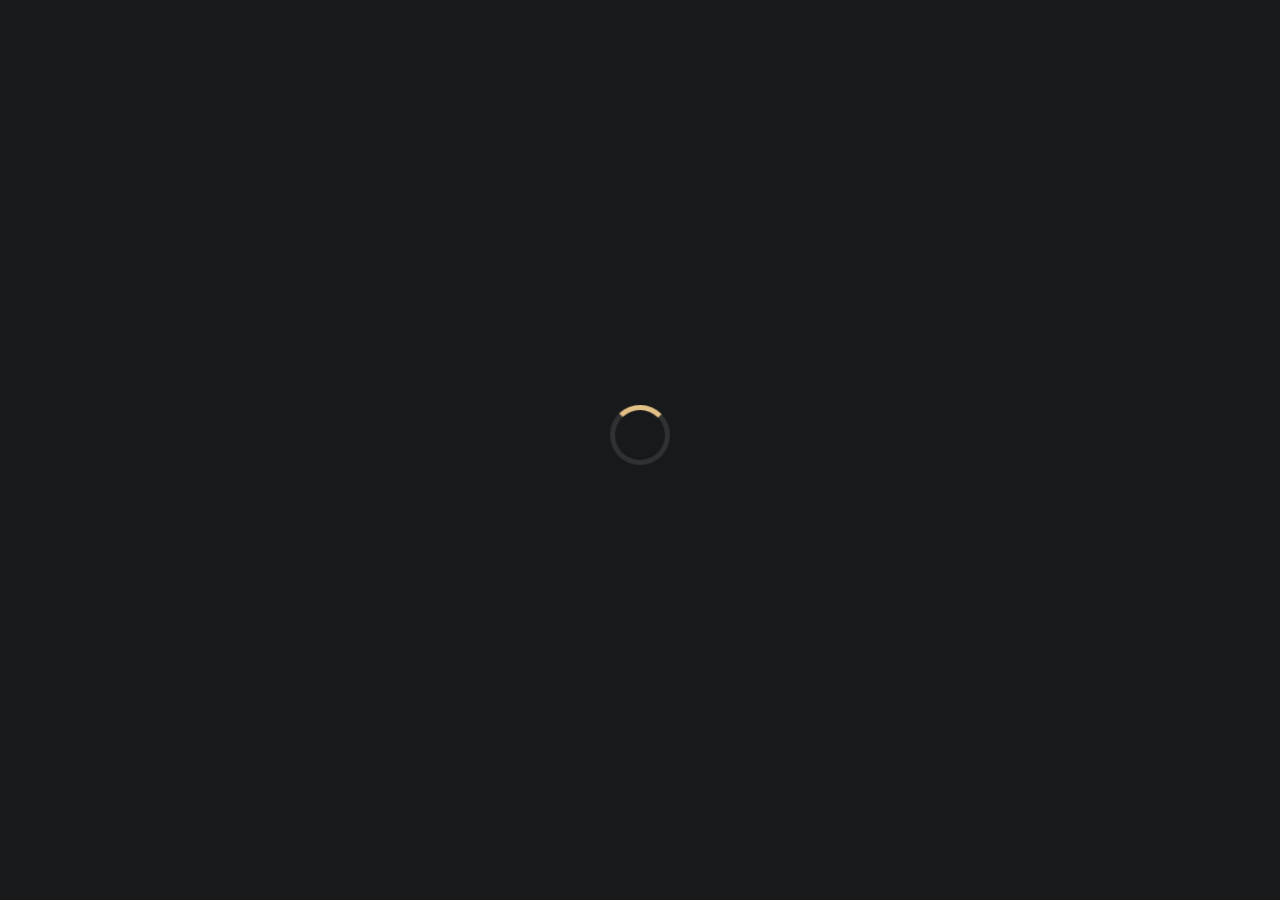
<file: dashboard.html>
<!DOCTYPE html>
<html lang="en">

<head>
    <meta charset="utf-8">
    <link rel="icon" href="images/icon.webp" type="image/webp" sizes="16x16">
    <title>Dashboard - Stackly</title>
    <meta name="viewport" content="width=device-width, initial-scale=1.0">
    <meta name="description" content="">
    <meta name="keywords" content="">
    <meta name="author" content="">

    <link rel="stylesheet" href="css/bootstrap.css" type="text/css">
    <link rel="stylesheet" href="css/plugins.css" type="text/css">
    <link rel="stylesheet" href="css/style.css" type="text/css">
    <link rel="stylesheet" href="css/coloring.css" type="text/css">
    <link rel="stylesheet" href="css/cream.css" type="text/css" id="colors">
    <link rel="stylesheet" href="css/03_custom.css" type="text/css">

    <style>
        body.dashboard-page {
            margin: 0;
            background: #141416;
            color: var(--body-font-color-dark);
            overflow-x: hidden;
        }

        .dash-layout {
            display: flex;
            min-height: 100vh;
            width: 100%;
        }

        .dash-sidebar {
            width: 268px;
            flex-shrink: 0;
            background: #1a1816;
            border-right: 1px solid rgba(227, 192, 134, 0.2);
            display: flex;
            flex-direction: column;
            padding: 14px 14px 12px 14px;
            position: sticky;
            top: 0;
            height: 100vh;
            overflow: hidden;
            z-index: 1040;
        }

        .dash-sidebar-scroll {
            flex: 1;
            min-height: 0;
            overflow-y: auto;
            padding-right: 2px;
            scrollbar-width: thin;
            scrollbar-color: rgba(227, 192, 134, 0.35) transparent;
        }

        .dash-sidebar-scroll::-webkit-scrollbar {
            width: 4px;
        }

        .dash-sidebar-scroll::-webkit-scrollbar-track {
            background: transparent;
        }

        .dash-sidebar-scroll::-webkit-scrollbar-thumb {
            background: rgba(227, 192, 134, 0.35);
            border-radius: 4px;
        }

        .dash-brand-row {
            display: flex;
            align-items: center;
            justify-content: space-between;
            padding: 0 4px 10px 4px;
            border-bottom: 1px solid rgba(255, 255, 255, 0.08);
            margin-bottom: 10px;
            flex-shrink: 0;
        }

        .dash-brand-row img {
            height: 24px;
            width: auto;
            display: block;
        }

        .dash-close-btn {
            display: none;
            background: transparent;
            border: 1px solid rgba(255, 255, 255, 0.2);
            color: #ffffff;
            width: 32px;
            height: 32px;
            border-radius: 6px;
            cursor: pointer;
        }

        .dash-user-chip {
            padding: 8px 10px;
            border-radius: 10px;
            background: rgba(227, 192, 134, 0.08);
            border: 1px solid rgba(227, 192, 134, 0.24);
            margin-bottom: 8px;
            flex-shrink: 0;
        }

        .dash-role-pill {
            display: inline-block;
            padding: 2px 9px;
            border-radius: 999px;
            background: var(--primary-color);
            color: #1f1712;
            font-size: 10.5px;
            font-weight: 700;
            letter-spacing: 0.7px;
            text-transform: uppercase;
            margin-bottom: 4px;
        }

        .dash-user-name {
            color: #ffffff;
            font-size: 13.5px;
            font-weight: 600;
            line-height: 1.25;
            word-break: break-word;
        }

        .dash-user-email {
            color: rgba(255, 255, 255, 0.62);
            font-size: 11.5px;
            line-height: 1.3;
            margin-top: 2px;
            word-break: break-all;
        }

        .dash-nav-list {
            list-style: none;
            padding: 0;
            margin: 0;
            display: flex;
            flex-direction: column;
            gap: 2px;
        }

        .dash-nav-item a {
            display: flex;
            align-items: center;
            gap: 10px;
            padding: 5px 10px;
            border-radius: 7px;
            color: rgba(255, 255, 255, 0.8);
            text-decoration: none;
            font-size: 13px;
            font-weight: 500;
            line-height: 1.35;
            transition: all 0.2s ease;
        }

        .dash-nav-item a i {
            width: 18px;
            text-align: center;
            color: var(--primary-color);
            font-size: 14px;
        }

        .dash-nav-item a:hover,
        .dash-nav-item a.active {
            background: rgba(227, 192, 134, 0.16);
            color: var(--primary-color);
            font-weight: 600;
        }

        .dash-sidebar-foot {
            margin-top: 8px;
            padding-top: 10px;
            border-top: 1px solid rgba(255, 255, 255, 0.08);
            display: grid;
            grid-template-columns: 1fr 1fr;
            gap: 8px;
            flex-shrink: 0;
        }

        .dash-foot-link {
            display: flex;
            align-items: center;
            justify-content: center;
            gap: 6px;
            padding: 7px 10px;
            border-radius: 8px;
            font-size: 12.5px;
            font-weight: 600;
            line-height: 1.3;
            text-decoration: none;
            cursor: pointer;
            border: 1px solid rgba(255, 255, 255, 0.18);
            color: #ffffff;
            background: transparent;
            transition: all 0.2s ease;
            white-space: nowrap;
        }

        .dash-foot-link:hover {
            border-color: var(--primary-color);
            color: var(--primary-color);
        }

        .dash-foot-link.logout {
            border-color: rgba(224, 82, 82, 0.45);
            color: #ff9c9c;
        }

        .dash-foot-link.logout:hover {
            background: rgba(224, 82, 82, 0.14);
            color: #ffffff;
        }

        .dash-main {
            flex: 1;
            min-width: 0;
            display: flex;
            flex-direction: column;
        }

        .dash-topbar {
            position: sticky;
            top: 0;
            z-index: 900;
            background: rgba(26, 24, 22, 0.94);
            backdrop-filter: blur(10px);
            border-bottom: 1px solid rgba(227, 192, 134, 0.18);
            padding: 14px 26px;
            display: flex;
            align-items: center;
            justify-content: space-between;
            gap: 12px;
        }

        .dash-topbar-left {
            display: flex;
            align-items: center;
            gap: 12px;
            min-width: 0;
        }

        .dash-hamburger {
            display: none;
            align-items: center;
            justify-content: center;
            width: 38px;
            height: 38px;
            border-radius: 8px;
            border: 1px solid rgba(227, 192, 134, 0.38);
            background: rgba(227, 192, 134, 0.1);
            color: var(--primary-color);
            cursor: pointer;
            flex-shrink: 0;
        }

        .dash-page-title {
            margin: 0 !important;
            padding: 0 !important;
            border: none !important;
            float: none !important;
            color: #ffffff;
            font-family: var(--title-font) !important;
            font-size: 20px !important;
            font-weight: 700 !important;
            letter-spacing: 0.3px !important;
            text-transform: none !important;
            line-height: 1.25 !important;
            white-space: nowrap;
            overflow: hidden;
            text-overflow: ellipsis;
        }

        .dash-topbar-actions {
            display: flex;
            align-items: center;
            gap: 10px;
            flex-shrink: 0;
        }

        .dash-btn {
            display: inline-flex;
            align-items: center;
            justify-content: center;
            gap: 7px;
            padding: 8px 16px;
            border-radius: 999px;
            border: 1px solid var(--primary-color);
            background: rgba(227, 192, 134, 0.12);
            color: var(--primary-color) !important;
            font-size: 12px;
            font-weight: 700;
            letter-spacing: 0.6px;
            text-transform: uppercase;
            text-decoration: none;
            cursor: pointer;
            transition: all 0.2s ease;
            white-space: nowrap;
        }

        .dash-btn:hover {
            background: var(--primary-color);
            color: #1f1712 !important;
        }

        .dash-btn.primary {
            background: linear-gradient(135deg, #e3c086 0%, #c48349 100%);
            color: #1f1712 !important;
            border-color: transparent;
        }

        .dash-btn.primary:hover {
            filter: brightness(1.08);
        }

        .dash-content {
            padding: 26px;
        }

        .dash-card {
            background: rgba(255, 255, 255, 0.03);
            border: 1px solid rgba(227, 192, 134, 0.2);
            border-radius: 12px;
            padding: 22px;
            height: 100%;
        }

        .dash-kpi-label {
            font-size: 12px;
            text-transform: uppercase;
            letter-spacing: 1px;
            color: rgba(255, 255, 255, 0.6);
            margin-bottom: 8px;
        }

        .dash-kpi-value {
            font-family: var(--title-font);
            font-size: 30px;
            color: #ffffff;
            line-height: 1.15;
            margin-bottom: 6px;
        }

        .dash-kpi-meta {
            font-size: 12.5px;
            color: var(--primary-color);
        }

        .dash-card-head {
            display: flex;
            flex-wrap: wrap;
            align-items: center;
            justify-content: space-between;
            gap: 10px;
            margin-bottom: 18px;
        }

        .dash-card-head h4 {
            margin: 0;
            color: #ffffff;
            font-size: 18px;
        }

        .dash-table {
            width: 100%;
            border-collapse: collapse;
            font-size: 13px;
            min-width: 460px;
        }

        .dash-table th {
            text-align: left;
            padding: 10px 9px;
            color: rgba(255, 255, 255, 0.62);
            font-size: 11px;
            text-transform: uppercase;
            letter-spacing: 0.7px;
            border-bottom: 1px solid rgba(255, 255, 255, 0.12);
        }

        .dash-table td {
            padding: 11px 9px;
            color: rgba(255, 255, 255, 0.88);
            border-bottom: 1px solid rgba(255, 255, 255, 0.06);
            vertical-align: middle;
        }

        .dash-table td:nth-child(2) {
            overflow-wrap: anywhere;
        }

        .dash-status {
            display: inline-block;
            padding: 3px 10px;
            border-radius: 999px;
            font-size: 11px;
            font-weight: 700;
            text-transform: uppercase;
            background: rgba(227, 192, 134, 0.16);
            color: var(--primary-color);
        }

        .dash-bar-row {
            margin-bottom: 14px;
        }

        .dash-bar-row:last-child {
            margin-bottom: 0;
        }

        .dash-bar-label {
            display: flex;
            justify-content: space-between;
            font-size: 13px;
            color: rgba(255, 255, 255, 0.85);
            margin-bottom: 6px;
        }

        .dash-bar-track {
            height: 8px;
            border-radius: 999px;
            background: rgba(255, 255, 255, 0.08);
            overflow: hidden;
        }

        .dash-bar-fill {
            height: 100%;
            border-radius: 999px;
            background: linear-gradient(90deg, #c48349, #e3c086);
        }

        .dash-backdrop {
            display: none;
            position: fixed;
            inset: 0;
            background: rgba(0, 0, 0, 0.65);
            z-index: 1030;
        }

        .dash-backdrop.open {
            display: block;
        }

        @media only screen and (max-width: 992px) {
            .dash-sidebar {
                position: fixed;
                left: 0;
                top: 0;
                transform: translateX(-100%);
                transition: transform 0.25s ease;
                width: 270px;
                max-width: 84vw;
                height: 100vh;
                height: 100dvh;
            }

            .dash-sidebar.open {
                transform: translateX(0);
            }

            .dash-close-btn,
            .dash-hamburger {
                display: inline-flex;
                align-items: center;
                justify-content: center;
            }

            .dash-topbar {
                padding: 12px 16px;
            }

            .dash-content {
                padding: 18px 14px;
            }

            .dash-topbar-actions .dash-btn.hide-sm {
                display: none;
            }
        }
    </style>
</head>

<body class="dark-scheme dashboard-page">
    <div class="dash-backdrop" id="dashBackdrop"></div>

    <div class="dash-layout">
        <aside class="dash-sidebar" id="dashSidebar" aria-label="Dashboard Sidebar">
            <div class="dash-brand-row">
                <a href="#overview" id="dashBrandHome">
                    <img src="images/logo.webp" alt="Stackly">
                </a>
                <button type="button" class="dash-close-btn" id="dashCloseSidebar" aria-label="Close sidebar">
                    <i class="fa fa-times"></i>
                </button>
            </div>

            <div class="dash-user-chip">
                <span class="dash-role-pill" id="dashRoleBadge">Role</span>
                <div class="dash-user-name" id="dashUserName">Member</div>
                <div class="dash-user-email" id="dashUserEmail">user@example.com</div>
            </div>

            <div class="dash-sidebar-scroll">
                <ul class="dash-nav-list" id="dashSidebarNav">
                    <li class="dash-nav-item"><a href="#overview" data-section="overview" class="active"><i class="fa fa-th-large"></i><span>Overview</span></a></li>
                    <li class="dash-nav-item"><a href="#orders" data-section="orders"><i class="fa fa-shopping-bag"></i><span>Orders &amp; Queue</span></a></li>
                    <li class="dash-nav-item"><a href="#menu" data-section="menu"><i class="fa fa-cutlery"></i><span>Menu &amp; Specials</span></a></li>
                    <li class="dash-nav-item"><a href="#reservations" data-section="reservations"><i class="fa fa-calendar"></i><span>Reservations</span></a></li>
                    <li class="dash-nav-item"><a href="#team" data-section="team"><i class="fa fa-users"></i><span>Staff &amp; Chefs</span></a></li>
                    <li class="dash-nav-item"><a href="#analytics" data-section="analytics"><i class="fa fa-bar-chart"></i><span>Analytics</span></a></li>
                    <li class="dash-nav-item"><a href="#inventory" data-section="inventory"><i class="fa fa-cubes"></i><span>Inventory</span></a></li>
                    <li class="dash-nav-item"><a href="#reviews" data-section="reviews"><i class="fa fa-star"></i><span>Reviews</span></a></li>
                    <li class="dash-nav-item"><a href="#messages" data-section="messages"><i class="fa fa-envelope"></i><span>Messages</span></a></li>
                    <li class="dash-nav-item"><a href="#settings" data-section="settings"><i class="fa fa-cog"></i><span>Settings</span></a></li>
                </ul>
            </div>

            <div class="dash-sidebar-foot">
                <a href="index.html" class="dash-foot-link"><i class="fa fa-home"></i><span>Home</span></a>
                <button type="button" class="dash-foot-link logout" id="dashLogoutBtn"><i class="fa fa-sign-out"></i><span>Logout</span></button>
            </div>
        </aside>

        <div class="dash-main">
            <div class="dash-topbar" role="banner">
                <div class="dash-topbar-left">
                    <button type="button" class="dash-hamburger" id="dashSidebarToggle" aria-label="Open sidebar">
                        <i class="fa fa-bars"></i>
                    </button>
                    <h1 class="dash-page-title" id="dashSectionHeading">Overview</h1>
                </div>
                <div class="dash-topbar-actions">
                    <a href="404.html" class="dash-btn hide-sm"><i class="fa fa-download"></i> Export</a>
                    <a href="404.html" class="dash-btn primary"><i class="fa fa-plus"></i> Quick Action</a>
                </div>
            </div>

            <main class="dash-content" id="dashMainContent"></main>
        </div>
    </div>

    <script src="js/plugins.js"></script>
    <script src="js/designesia.js"></script>
    <script src="js/dashboard-data.js"></script>
    <script>
        jQuery(function ($) {
            var user = window.StacklyAuth ? window.StacklyAuth.getUser() : null;
            if (!user) {
                window.location.replace('login.html');
                return;
            }

            var roleMeta = window.StacklyAuth.ROLES[user.role] || window.StacklyAuth.ROLES.customer;
            $('#dashRoleBadge').text(roleMeta.badge);
            $('#dashUserName').text(user.name);
            $('#dashUserEmail').text(user.email);

            function closeMobileSidebar() {
                $('#dashSidebar').removeClass('open');
                $('#dashBackdrop').removeClass('open');
            }

            $('#dashSidebarToggle').on('click', function () {
                $('#dashSidebar').addClass('open');
                $('#dashBackdrop').addClass('open');
            });

            $('#dashCloseSidebar, #dashBackdrop').on('click', closeMobileSidebar);

            $('#dashLogoutBtn').on('click', function () {
                window.StacklyAuth.logout();
                window.location.href = 'index.html';
            });

            function esc(str) {
                return $('<div/>').text(str).html();
            }

            function renderSection(sectionKey) {
                var tab = window.getStacklyDashboardTab(sectionKey, user.role, user);
                $('#dashSectionHeading').text(tab.title + ' — ' + roleMeta.label);

                var kpiHtml = tab.kpis.map(function (k) {
                    return '<div class="col-12 col-sm-6 col-xl-3"><div class="dash-card"><div class="dash-kpi-label">' + esc(k[0]) + '</div><div class="dash-kpi-value">' + esc(k[1]) + '</div><div class="dash-kpi-meta">' + esc(k[2]) + '</div></div></div>';
                }).join('');

                var headHtml = tab.headers.map(function (h) {
                    return '<th>' + esc(h) + '</th>';
                }).join('');

                var rowsHtml = tab.rows.map(function (r) {
                    return '<tr><td><strong>' + esc(r[0]) + '</strong></td><td>' + esc(r[1]) + '</td><td><span class="dash-status">' + esc(r[2]) + '</span></td><td>' + esc(r[3]) + '</td><td><a href="404.html" class="dash-btn">' + esc(r[4]) + '</a></td></tr>';
                }).join('');

                var barsHtml = tab.bars.map(function (b) {
                    return '<div class="dash-bar-row"><div class="dash-bar-label"><span>' + esc(b[0]) + '</span><span>' + esc(b[1]) + '</span></div><div class="dash-bar-track"><div class="dash-bar-fill" style="width:' + esc(b[1]) + '"></div></div></div>';
                }).join('');

                var sideBtnsHtml = tab.sideButtons.map(function (label) {
                    return '<a href="404.html" class="dash-btn">' + esc(label) + '</a>';
                }).join('');

                var html = '' +
                    '<div class="row g-4 mb-4">' + kpiHtml + '</div>' +
                    '<div class="row g-4">' +
                        '<div class="col-12 col-lg-8">' +
                            '<div class="dash-card">' +
                                '<div class="dash-card-head">' +
                                    '<h4>' + esc(tab.title) + ' &middot; ' + esc(tab.subtitle) + '</h4>' +
                                    '<a href="404.html" class="dash-btn primary">' + esc(tab.actionText) + '</a>' +
                                '</div>' +
                                '<div class="table-responsive">' +
                                    '<table class="dash-table">' +
                                        '<thead><tr>' + headHtml + '</tr></thead>' +
                                        '<tbody>' + rowsHtml + '</tbody>' +
                                    '</table>' +
                                '</div>' +
                            '</div>' +
                        '</div>' +
                        '<div class="col-12 col-lg-4">' +
                            '<div class="dash-card">' +
                                '<div class="dash-card-head">' +
                                    '<h4>' + esc(tab.sideTitle) + '</h4>' +
                                    '<a href="404.html" class="dash-btn">' + esc(tab.sideAction) + '</a>' +
                                '</div>' +
                                barsHtml +
                                '<div class="mt-4 pt-3" style="border-top:1px solid rgba(255,255,255,0.08);display:flex;flex-wrap:wrap;gap:10px;">' +
                                    sideBtnsHtml +
                                '</div>' +
                            '</div>' +
                        '</div>' +
                    '</div>';

                $('#dashMainContent').html(html);
            }

            $('#dashSidebarNav').on('click', 'a[data-section]', function (e) {
                e.preventDefault();
                var key = $(this).data('section');
                $('#dashSidebarNav a').removeClass('active');
                $(this).addClass('active');
                renderSection(key);
                closeMobileSidebar();
            });

            $('#dashBrandHome').on('click', function (e) {
                e.preventDefault();
                $('#dashSidebarNav a').first().trigger('click');
            });

            renderSection('overview');
        });
    </script>
</body>

</html>
</file>
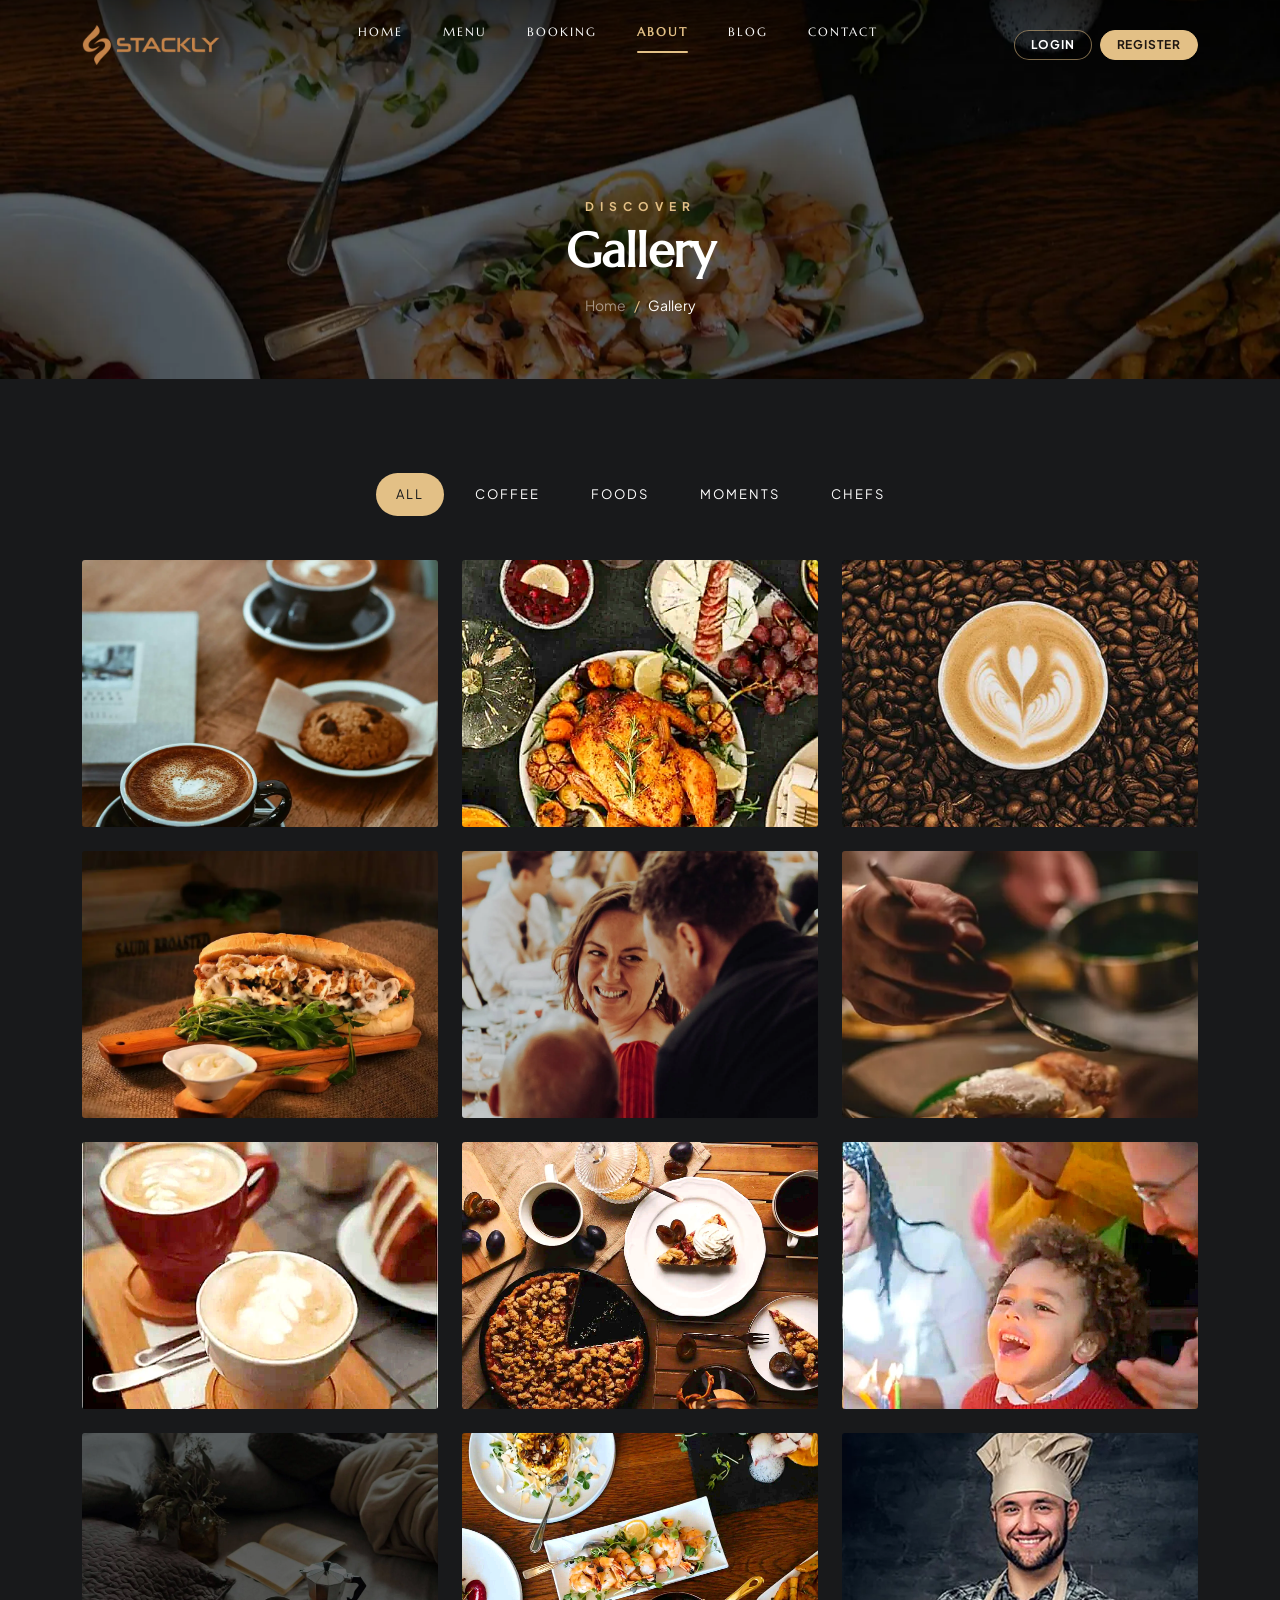
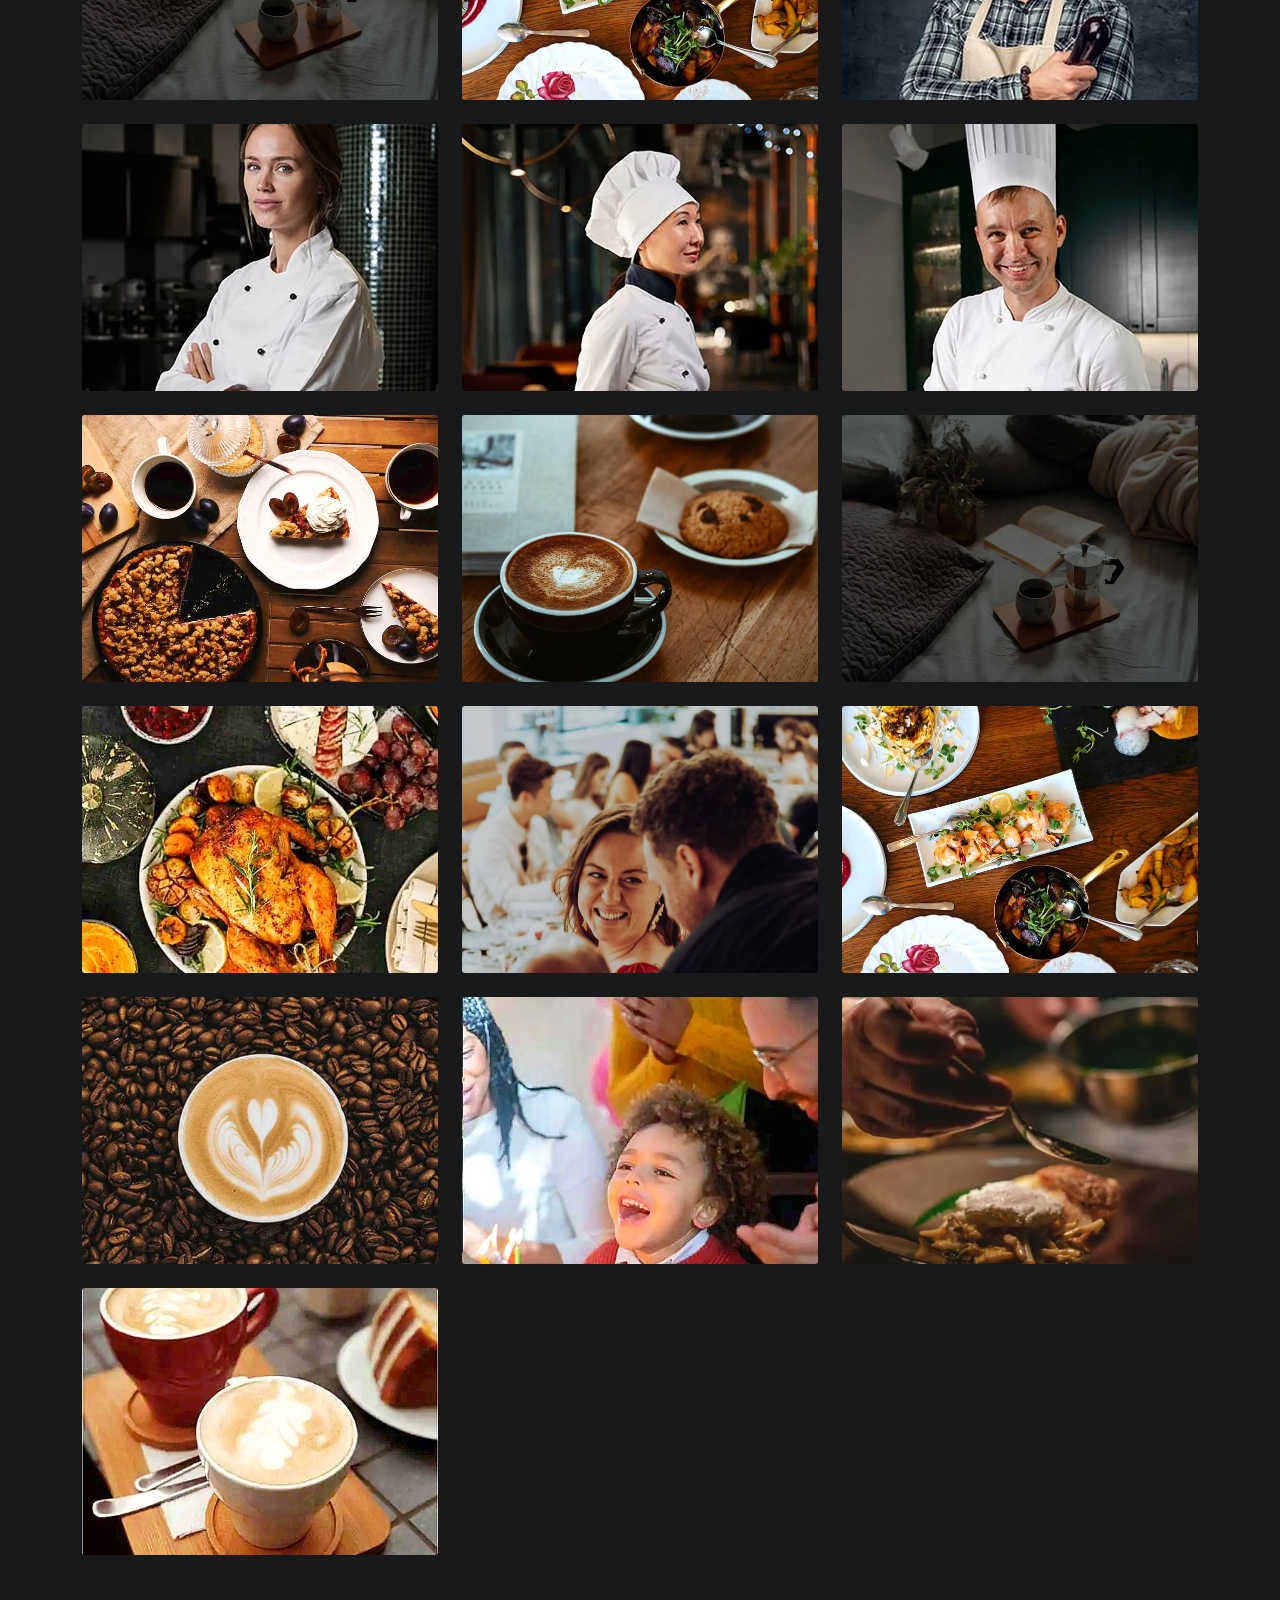
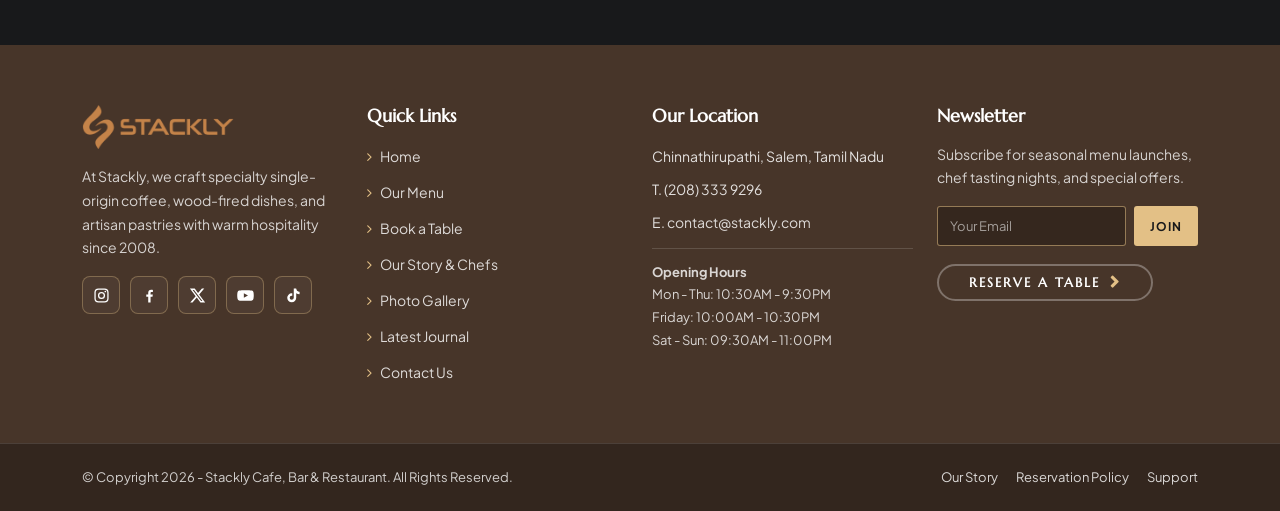
<file: gallery.html>
<!DOCTYPE html>
<html lang="en">

<head>
    <meta charset="utf-8">
    <link rel="icon" href="images/icon.webp" type="image/webp" sizes="16x16">
    <title>Gallery - Stackly</title>
    <meta name="viewport" content="width=device-width, initial-scale=1.0">
    <meta name="description" content="">
    <meta name="keywords" content="">
    <meta name="author" content="">

    <!-- CSS Files
    ================================================== -->
    <link rel="stylesheet" href="css/bootstrap.css" type="text/css">
    <link rel="stylesheet" href="css/plugins.css" type="text/css">
    <link rel="stylesheet" href="css/style.css" type="text/css">
    <link rel="stylesheet" href="css/coloring.css" type="text/css">

    <!-- css for scheme color -->
    <link rel="stylesheet" href="css/cream.css" type="text/css" id="colors">

    <!-- custom css -->
    <link rel="stylesheet" href="css/03_custom.css" type="text/css">

    <style>
        .wow {
            visibility: visible !important;
        }

        #subheader {
            position: relative;
        }

        #subheader h1 {
            float: none;
            margin: 0 0 12px 0;
            padding: 0;
            border: none;
            display: block;
            font-family: var(--title-font);
            font-size: 48px;
            font-weight: var(--title-font-weight);
            letter-spacing: -.015em;
            line-height: 1.2;
            text-transform: none;
            color: #ffffff;
        }

        #subheader .breadcrumb {
            margin-top: 12px;
            margin-bottom: 0;
        }

        #filters {
            text-align: center;
            margin-bottom: 40px;
        }

        #filters a {
            text-decoration: none;
            font-size: 13px;
            text-transform: uppercase;
            letter-spacing: 2px;
            padding: 8px 20px;
            display: inline-block;
            margin: 4px;
            transition: all 0.25s ease;
        }

        #filters li a.selected {
            color: #18191b;
        }

        .gallery-card {
            position: relative;
            overflow: hidden;
            border-radius: 3px;
            display: block;
        }

        .gallery-card img {
            width: 100%;
            aspect-ratio: 4 / 3;
            object-fit: cover;
            display: block;
            transition: transform 0.45s ease;
        }

        .item.chefs .gallery-card img {
            object-position: center 20%;
        }

        .gallery-card:hover img {
            transform: scale(1.06);
        }

        .gallery-caption {
            position: absolute;
            inset: 0;
            background: linear-gradient(to top, rgba(0, 0, 0, 0.78) 0%, rgba(0, 0, 0, 0.08) 60%);
            display: flex;
            align-items: flex-end;
            padding: 18px 20px;
            opacity: 0;
            transition: opacity 0.3s ease;
        }

        .gallery-card:hover .gallery-caption {
            opacity: 1;
        }

        .gallery-caption span {
            color: #ffffff;
            font-family: var(--title-font);
            font-size: 16px;
            letter-spacing: 0.5px;
        }

        @media only screen and (max-width: 992px) {
            header.transparent:not(.bg-dark) {
                position: absolute;
                top: 0;
                left: 0;
                width: 100%;
                background-color: transparent !important;
                background-image: linear-gradient(to bottom, rgba(0, 0, 0, 0.55) 0%, rgba(0, 0, 0, 0) 100%);
            }

            #subheader {
                padding: 95px 0 35px 0;
            }

            #subheader h1 {
                font-size: 38px;
                margin: 0 0 10px 0;
            }
        }
    </style>
</head>

<body class="dark-scheme">

    <div id="wrapper">

        <!-- header begin -->
        <header class="header_left transparent">
            <div class="container">
                <div class="row">
                    <div class="col-lg-12">
                        <!-- logo begin -->
                        <div id="logo">
                            <a href="index.html">
                                <img class="logo logo_dark_bg" src="images/logo.webp" alt="">
                                <img class="logo logo_light_bg" src="images/logo.webp" alt="">
                            </a>
                        </div>
                        <!-- logo close -->

                        <!-- small button begin -->
                        <span id="menu-btn"></span>
                        <!-- small button close -->

                        <!-- mainmenu begin -->
                        <nav>
                            <ul id="mainmenu">
                                <li><a href="index.html">Home</a></li>
                                <li><a href="menu.html">menu</a></li>
                                <li><a href="booking.html">Booking</a></li>
                                <li><a href="about.html" class="active">About</a>
                                    <ul>
                                        <li><a href="about.html">About</a></li>
                                        <li><a href="gallery.html" class="active" aria-current="page">Gallery</a></li>
                                    </ul>
                                </li>
                                <li><a href="blog.html">Blog</a></li>
                                <li><a href="contact.html">Contact</a></li>
                            </ul>
                        </nav>
                        <div class="clearfix"></div>
                    </div>
                    <!-- mainmenu close -->
                </div>
            </div>
        </header>
        <!-- header close -->

        <!-- content begin -->
        <div id="content" class="no-bottom no-top">

            <!-- subheader begin -->
            <section id="subheader" class="jarallax text-light">
                <img src="images/slide-2.webp" class="jarallax-img" alt="">
                <div class="container">
                    <div class="row">
                        <div class="col-lg-12 text-center">
                            <h5 class="uptitle">Discover</h5>
                            <h1>Gallery</h1>
                            <ol class="breadcrumb">
                                <li class="breadcrumb-item"><a href="index.html">Home</a></li>
                                <li class="breadcrumb-item active" aria-current="page">Gallery</li>
                            </ol>
                        </div>
                    </div>
                </div>
            </section>
            <!-- subheader close -->

            <!-- gallery section begin -->
            <section>
                <div class="container">
                    <div class="row">
                        <div class="col-lg-12">
                            <ul id="filters">
                                <li><a href="#" data-filter="*" class="selected">All</a></li>
                                <li><a href="#" data-filter=".coffee">Coffee</a></li>
                                <li><a href="#" data-filter=".foods">Foods</a></li>
                                <li><a href="#" data-filter=".moments">Moments</a></li>
                                <li><a href="#" data-filter=".chefs">Chefs</a></li>
                            </ul>
                        </div>
                    </div>

                    <div id="gallery" class="row g-4 zoom-gallery">
                        <div class="col-lg-4 col-md-6 item coffee">
                            <a href="images/bg-side-1.webp" class="gallery-card" title="Specialty Latte &amp; Cookie">
                                <img src="images/bg-side-1.webp" alt="Specialty Latte and Cookie">
                                <div class="gallery-caption"><span>Specialty Latte &amp; Cookie</span></div>
                            </a>
                        </div>

                        <div class="col-lg-4 col-md-6 item foods">
                            <a href="images/special-1.webp" class="gallery-card" title="Signature Roast Feast">
                                <img src="images/special-1.webp" alt="Signature Roast Feast">
                                <div class="gallery-caption"><span>Signature Roast Feast</span></div>
                            </a>
                        </div>

                        <div class="col-lg-4 col-md-6 item coffee">
                            <a href="images/4.webp" class="gallery-card" title="Artisan Espresso">
                                <img src="images/4.webp" alt="Artisan Espresso">
                                <div class="gallery-caption"><span>Artisan Espresso</span></div>
                            </a>
                        </div>

                        <div class="col-lg-4 col-md-6 item foods">
                            <a href="images/bg-side-2.webp" class="gallery-card" title="Toasted Gourmet Sandwich">
                                <img src="images/bg-side-2.webp" alt="Toasted Gourmet Sandwich">
                                <div class="gallery-caption"><span>Toasted Gourmet Sandwich</span></div>
                            </a>
                        </div>

                        <div class="col-lg-4 col-md-6 item moments">
                            <a href="images/bg-side-3.webp" class="gallery-card" title="Warm Hospitality">
                                <img src="images/bg-side-3.webp" alt="Warm Hospitality">
                                <div class="gallery-caption"><span>Warm Hospitality</span></div>
                            </a>
                        </div>

                        <div class="col-lg-4 col-md-6 item foods">
                            <a href="images/5.webp" class="gallery-card" title="Chef's Plating">
                                <img src="images/5.webp" alt="Chef's Plating">
                                <div class="gallery-caption"><span>Chef's Plating</span></div>
                            </a>
                        </div>

                        <div class="col-lg-4 col-md-6 item coffee">
                            <a href="images/special-6.webp" class="gallery-card" title="Morning Brew &amp; Cake">
                                <img src="images/special-6.webp" alt="Morning Brew and Cake">
                                <div class="gallery-caption"><span>Morning Brew &amp; Cake</span></div>
                            </a>
                        </div>

                        <div class="col-lg-4 col-md-6 item moments">
                            <a href="images/special-5.webp" class="gallery-card" title="Freshly Baked Pastries">
                                <img src="images/special-5.webp" alt="Freshly Baked Pastries">
                                <div class="gallery-caption"><span>Freshly Baked Pastries</span></div>
                            </a>
                        </div>

                        <div class="col-lg-4 col-md-6 item moments">
                            <a href="images/special-event.webp" class="gallery-card" title="Celebration Moments">
                                <img src="images/special-event.webp" alt="Celebration Moments">
                                <div class="gallery-caption"><span>Celebration Moments</span></div>
                            </a>
                        </div>

                        <div class="col-lg-4 col-md-6 item coffee">
                            <a href="images/bg-6.webp" class="gallery-card" title="Moka Pot Ritual">
                                <img src="images/bg-6.webp" alt="Moka Pot Ritual">
                                <div class="gallery-caption"><span>Moka Pot Ritual</span></div>
                            </a>
                        </div>

                        <div class="col-lg-4 col-md-6 item foods">
                            <a href="images/special-2.webp" class="gallery-card" title="Garlic Herb Shrimp Platter">
                                <img src="images/special-2.webp" alt="Garlic Herb Shrimp Platter">
                                <div class="gallery-caption"><span>Garlic Herb Shrimp Platter</span></div>
                            </a>
                        </div>

                        <div class="col-lg-4 col-md-6 item chefs">
                            <a href="images/1_1.webp" class="gallery-card" title="Chef Fynley Wilkinson">
                                <img src="images/1_1.webp" alt="Chef Fynley Wilkinson">
                                <div class="gallery-caption"><span>Chef Fynley Wilkinson</span></div>
                            </a>
                        </div>

                        <div class="col-lg-4 col-md-6 item chefs">
                            <a href="images/2_1.webp" class="gallery-card" title="Chef Myra Welsh">
                                <img src="images/2_1.webp" alt="Chef Myra Welsh">
                                <div class="gallery-caption"><span>Chef Myra Welsh</span></div>
                            </a>
                        </div>

                        <div class="col-lg-4 col-md-6 item chefs">
                            <a href="images/3_1.webp" class="gallery-card" title="Chef Aysha Shepard">
                                <img src="images/3_1.webp" alt="Chef Aysha Shepard">
                                <div class="gallery-caption"><span>Chef Aysha Shepard</span></div>
                            </a>
                        </div>

                        <div class="col-lg-4 col-md-6 item chefs">
                            <a href="images/4_1.webp" class="gallery-card" title="Chef Robyn Peel">
                                <img src="images/4_1.webp" alt="Chef Robyn Peel">
                                <div class="gallery-caption"><span>Chef Robyn Peel</span></div>
                            </a>
                        </div>

                        <div class="col-lg-4 col-md-6 item foods">
                            <a href="images/special-5.webp" class="gallery-card" title="Plum Crumble Tart">
                                <img src="images/special-5.webp" alt="Plum Crumble Tart" style="object-position: 65% 40%;">
                                <div class="gallery-caption"><span>Plum Crumble Tart</span></div>
                            </a>
                        </div>

                        <div class="col-lg-4 col-md-6 item coffee">
                            <a href="images/bg-side-1.webp" class="gallery-card" title="Velvety Flat White">
                                <img src="images/bg-side-1.webp" alt="Velvety Flat White" style="object-position: 35% 75%;">
                                <div class="gallery-caption"><span>Velvety Flat White</span></div>
                            </a>
                        </div>

                        <div class="col-lg-4 col-md-6 item coffee">
                            <a href="images/bg-6.webp" class="gallery-card" title="Espresso &amp; Open Book">
                                <img src="images/bg-6.webp" alt="Espresso and Open Book" style="object-position: 55% 55%;">
                                <div class="gallery-caption"><span>Espresso &amp; Open Book</span></div>
                            </a>
                        </div>

                        <div class="col-lg-4 col-md-6 item foods">
                            <a href="images/special-1.webp" class="gallery-card" title="Roasted Garlic &amp; Rosemary">
                                <img src="images/special-1.webp" alt="Roasted Garlic and Rosemary" style="object-position: 50% 65%;">
                                <div class="gallery-caption"><span>Roasted Garlic &amp; Rosemary</span></div>
                            </a>
                        </div>

                        <div class="col-lg-4 col-md-6 item moments">
                            <a href="images/bg-side-3.webp" class="gallery-card" title="Laughter Over Dinner">
                                <img src="images/bg-side-3.webp" alt="Laughter Over Dinner" style="object-position: 50% 25%;">
                                <div class="gallery-caption"><span>Laughter Over Dinner</span></div>
                            </a>
                        </div>

                        <div class="col-lg-4 col-md-6 item foods">
                            <a href="images/special-2.webp" class="gallery-card" title="Crispy Herb Potatoes">
                                <img src="images/special-2.webp" alt="Crispy Herb Potatoes" style="object-position: 85% 60%;">
                                <div class="gallery-caption"><span>Crispy Herb Potatoes</span></div>
                            </a>
                        </div>

                        <div class="col-lg-4 col-md-6 item coffee">
                            <a href="images/4.webp" class="gallery-card" title="Golden Crema Pour">
                                <img src="images/4.webp" alt="Golden Crema Pour" style="object-position: 50% 45%;">
                                <div class="gallery-caption"><span>Golden Crema Pour</span></div>
                            </a>
                        </div>

                        <div class="col-lg-4 col-md-6 item moments">
                            <a href="images/special-event.webp" class="gallery-card" title="Candlelit Birthday Wish">
                                <img src="images/special-event.webp" alt="Candlelit Birthday Wish" style="object-position: 45% 45%;">
                                <div class="gallery-caption"><span>Candlelit Birthday Wish</span></div>
                            </a>
                        </div>

                        <div class="col-lg-4 col-md-6 item foods">
                            <a href="images/5.webp" class="gallery-card" title="Herb Sauce Finishing">
                                <img src="images/5.webp" alt="Herb Sauce Finishing" style="object-position: 50% 60%;">
                                <div class="gallery-caption"><span>Herb Sauce Finishing</span></div>
                            </a>
                        </div>

                        <div class="col-lg-4 col-md-6 item coffee">
                            <a href="images/special-6.webp" class="gallery-card" title="Double Latte Service">
                                <img src="images/special-6.webp" alt="Double Latte Service" style="object-position: 45% 60%;">
                                <div class="gallery-caption"><span>Double Latte Service</span></div>
                            </a>
                        </div>
                    </div>
                </div>
            </section>
            <!-- gallery section close -->

        </div>
        <!-- content close -->

        <!-- footer begin -->
        <footer>
            <div class="container">
                <div class="row g-4">
                    <div class="col-lg-3 col-md-6 sm-text-center">
                        <img class="logo" src="images/logo.webp" alt="Stackly">
                        <p class="footer-desc">At Stackly, we craft specialty single-origin coffee, wood-fired dishes, and artisan pastries with warm hospitality since 2008.</p>
                        <div class="social-icons">
                            <a href="404.html" aria-label="Instagram" title="Instagram"><svg class="social-svg" viewBox="0 0 24 24" aria-hidden="true"><path d="M7.75 2h8.5A5.75 5.75 0 0 1 22 7.75v8.5A5.75 5.75 0 0 1 16.25 22h-8.5A5.75 5.75 0 0 1 2 16.25v-8.5A5.75 5.75 0 0 1 7.75 2Zm0 1.8A3.95 3.95 0 0 0 3.8 7.75v8.5a3.95 3.95 0 0 0 3.95 3.95h8.5a3.95 3.95 0 0 0 3.95-3.95v-8.5a3.95 3.95 0 0 0-3.95-3.95h-8.5Zm9.65 1.35a1.2 1.2 0 1 1 0 2.4 1.2 1.2 0 0 1 0-2.4ZM12 7a5 5 0 1 1 0 10 5 5 0 0 1 0-10Zm0 1.8a3.2 3.2 0 1 0 0 6.4 3.2 3.2 0 0 0 0-6.4Z"/></svg></a>
                            <a href="404.html" aria-label="Facebook" title="Facebook"><svg class="social-svg" viewBox="0 0 24 24" aria-hidden="true"><path d="M13.5 22v-8.2h2.75l.41-3.2H13.5V8.55c0-.93.26-1.56 1.59-1.56h1.7V4.12c-.29-.04-1.3-.12-2.47-.12-2.45 0-4.12 1.49-4.12 4.24v2.36H7.44v3.2h2.76V22h3.3Z"/></svg></a>
                            <a href="404.html" aria-label="X" title="X"><svg class="social-svg" viewBox="0 0 24 24" aria-hidden="true"><path d="M18.244 2.25h3.308l-7.227 8.26 8.502 11.24H16.17l-5.214-6.817L4.99 21.75H1.68l7.73-8.835L1.254 2.25H8.08l4.713 6.231 5.45-6.231Zm-1.161 17.52h1.833L7.084 4.126H5.117L17.083 19.77Z"/></svg></a>
                            <a href="404.html" aria-label="YouTube" title="YouTube"><svg class="social-svg" viewBox="0 0 24 24" aria-hidden="true"><path d="M23.14 7.12a2.96 2.96 0 0 0-2.08-2.09C19.22 4.5 12 4.5 12 4.5s-7.22 0-9.06.53A2.96 2.96 0 0 0 .86 7.12C.33 8.97.33 12 .33 12s0 3.03.53 4.88a2.96 2.96 0 0 0 2.08 2.09c1.84.53 9.06.53 9.06.53s7.22 0 9.06-.53a2.96 2.96 0 0 0 2.08-2.09c.53-1.85.53-4.88.53-4.88s0-3.03-.53-4.88ZM9.67 15.22V8.78L15.48 12l-5.81 3.22Z"/></svg></a>
                            <a href="404.html" aria-label="TikTok" title="TikTok"><svg class="social-svg" viewBox="0 0 24 24" aria-hidden="true"><path d="M19.59 6.69a4.83 4.83 0 0 1-3.77-4.25V2h-3.45v13.67a2.89 2.89 0 0 1-2.88 2.5 2.89 2.89 0 0 1-2.89-2.89 2.89 2.89 0 0 1 2.89-2.89c.28 0 .54.04.79.1v-3.5a6.37 6.37 0 0 0-.79-.05A6.34 6.34 0 0 0 3.15 15.3 6.34 6.34 0 0 0 9.49 21.64a6.34 6.34 0 0 0 6.34-6.34V8.77a8.18 8.18 0 0 0 4.76 1.52V6.84c-.34 0-.68-.05-1-.15Z"/></svg></a>
                        </div>
                    </div>

                    <div class="col-lg-3 col-md-6 sm-text-center">
                        <h3>Quick Links</h3>
                        <ul class="footer-links">
                            <li><a href="index.html">Home</a></li>
                            <li><a href="menu.html">Our Menu</a></li>
                            <li><a href="booking.html">Book a Table</a></li>
                            <li><a href="about.html">Our Story &amp; Chefs</a></li>
                            <li><a href="gallery.html">Photo Gallery</a></li>
                            <li><a href="blog.html">Latest Journal</a></li>
                            <li><a href="contact.html">Contact Us</a></li>
                        </ul>
                    </div>

                    <div class="col-lg-3 col-md-6 sm-text-center footer-contact">
                        <h3>Our Location</h3>
                        <p>Chinnathirupathi, Salem, Tamil Nadu</p>
                        <p>T. (208) 333 9296</p>
                        <p>E. <a href="mailto:contact@stackly.com">contact@stackly.com</a></p>
                        <div class="footer-hours">
                            <strong>Opening Hours</strong><br>
                            Mon - Thu: 10:30AM - 9:30PM<br>
                            Friday: 10:00AM - 10:30PM<br>
                            Sat - Sun: 09:30AM - 11:00PM
                        </div>
                    </div>

                    <div class="col-lg-3 col-md-6 sm-text-center">
                        <h3>Newsletter</h3>
                        <p class="footer-desc">Subscribe for seasonal menu launches, chef tasting nights, and special offers.</p>
                        <form class="footer-newsletter" action="#" method="post">
                            <input type="email" placeholder="Your Email" required>
                            <button type="submit">Join</button>
                        </form>
                        <div class="footer-newsletter-msg" role="status" aria-live="polite"></div>
                        <a href="404.html" class="btn-line mt-2">Reserve a Table</a>
                    </div>
                </div>
            </div>

            <div class="subfooter">
                <div class="container">
                    <div class="row align-items-center">
                        <div class="col-md-6 sm-text-center">
                            &copy; Copyright 2026 - Stackly Cafe, Bar &amp; Restaurant. All Rights Reserved.
                        </div>
                        <div class="col-md-6 text-md-end sm-text-center subfooter-links">
                            <a href="about.html">Our Story</a>
                            <a href="booking.html">Reservation Policy</a>
                            <a href="contact.html">Support</a>
                        </div>
                    </div>
                </div>
            </div>
        </footer>
        <!-- footer close -->

        <div id="preloader">
            <div class="preloader1"></div>
        </div>
    </div>

    <!-- Javascript Files
    ================================================== -->
    <script src="js/plugins.js"></script>
    <script src="js/designesia.js"></script>

</body>

</html>
</file>
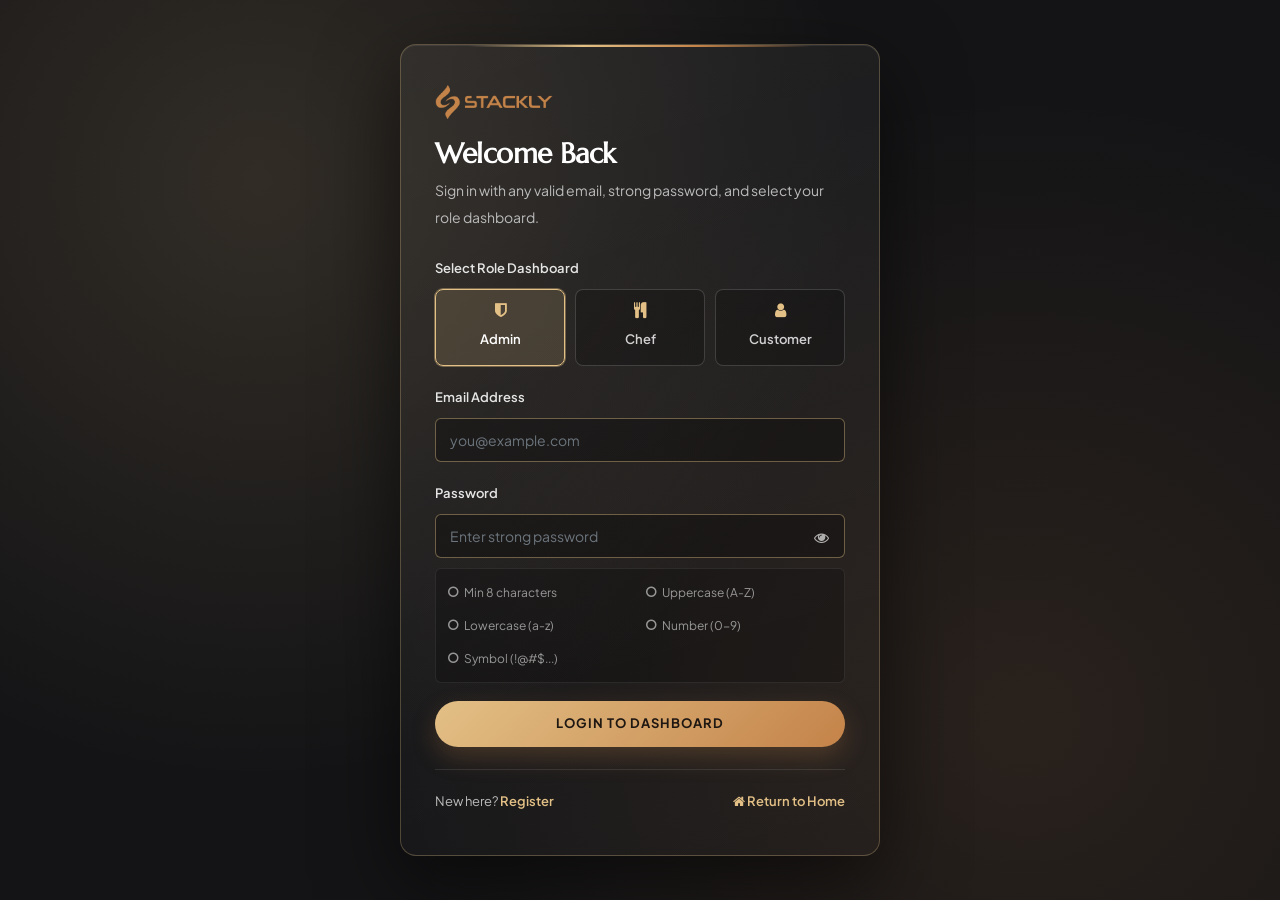
<file: login.html>
<!DOCTYPE html>
<html lang="en">

<head>
    <meta charset="utf-8">
    <link rel="icon" href="images/icon.webp" type="image/webp" sizes="16x16">
    <title>Login - Stackly</title>
    <meta name="viewport" content="width=device-width, initial-scale=1.0">
    <meta name="description" content="">
    <meta name="keywords" content="">
    <meta name="author" content="">

    <link rel="stylesheet" href="css/bootstrap.css" type="text/css">
    <link rel="stylesheet" href="css/plugins.css" type="text/css">
    <link rel="stylesheet" href="css/style.css" type="text/css">
    <link rel="stylesheet" href="css/coloring.css" type="text/css">
    <link rel="stylesheet" href="css/cream.css" type="text/css" id="colors">
    <link rel="stylesheet" href="css/03_custom.css" type="text/css">
</head>

<body class="dark-scheme auth-page">
    <div id="wrapper">
        <main class="auth-section">
            <div class="auth-card">
                <a href="index.html" class="auth-brand">
                    <img src="images/logo.webp" alt="Stackly">
                </a>
                <h2>Welcome Back</h2>
                <p class="auth-subtitle">Sign in with any valid email, strong password, and select your role dashboard.</p>

                <div class="auth-feedback" id="login_feedback" role="status" aria-live="polite"></div>

                <form id="login_form" novalidate>
                    <div class="auth-field">
                        <label>Select Role Dashboard</label>
                        <div class="role-grid">
                            <div class="role-option">
                                <input type="radio" name="role" id="role_admin" value="admin" checked>
                                <label class="role-label" for="role_admin"><i class="fa fa-shield"></i><span>Admin</span></label>
                            </div>
                            <div class="role-option">
                                <input type="radio" name="role" id="role_chef" value="chef">
                                <label class="role-label" for="role_chef"><i class="fa fa-cutlery"></i><span>Chef</span></label>
                            </div>
                            <div class="role-option">
                                <input type="radio" name="role" id="role_customer" value="customer">
                                <label class="role-label" for="role_customer"><i class="fa fa-user"></i><span>Customer</span></label>
                            </div>
                        </div>
                    </div>

                    <div class="auth-field">
                        <label for="login_email">Email Address</label>
                        <input type="email" id="login_email" name="email" class="form-control" placeholder="you@example.com" autocomplete="email" required>
                    </div>

                    <div class="auth-field">
                        <label for="login_password">Password</label>
                        <div class="auth-input-wrap">
                            <input type="password" id="login_password" name="password" class="form-control" placeholder="Enter strong password" autocomplete="current-password" required>
                            <button type="button" class="pw-toggle" data-target="login_password" aria-label="Toggle password visibility">
                                <i class="fa fa-eye"></i>
                            </button>
                        </div>
                        <ul class="pw-checklist" id="login_pw_rules">
                            <li data-rule="minLen"><i class="fa fa-circle-o"></i> Min 8 characters</li>
                            <li data-rule="upper"><i class="fa fa-circle-o"></i> Uppercase (A-Z)</li>
                            <li data-rule="lower"><i class="fa fa-circle-o"></i> Lowercase (a-z)</li>
                            <li data-rule="number"><i class="fa fa-circle-o"></i> Number (0-9)</li>
                            <li data-rule="symbol"><i class="fa fa-circle-o"></i> Symbol (!@#$...)</li>
                        </ul>
                    </div>

                    <button type="submit" class="auth-submit-btn">Login to Dashboard</button>
                </form>

                <div class="auth-footer-links">
                    <span>New here? <a href="register.html">Register</a></span>
                    <a href="index.html"><i class="fa fa-home"></i> Return to Home</a>
                </div>
            </div>
        </main>

        <div id="preloader">
            <div class="preloader1"></div>
        </div>
    </div>

    <script src="js/plugins.js"></script>
    <script src="js/designesia.js"></script>
    <script>
        jQuery(function ($) {
            var $email = $('#login_email');
            var $pw = $('#login_password');
            var $fb = $('#login_feedback');
            var prefillName = '';

            window.StacklyAuth.bindPasswordUI($pw, $('#login_pw_rules'), $('#login_form'));

            try {
                var pre = JSON.parse(localStorage.getItem('stackly_registered_prefill') || 'null');
                if (pre && pre.email) {
                    $email.val(pre.email);
                    if (pre.role) {
                        $('input[name="role"][value="' + pre.role + '"]').prop('checked', true);
                    }
                    prefillName = pre.name || '';
                    if (window.location.search.indexOf('registered=1') !== -1) {
                        $fb.removeClass('error').text('Account registered! Enter your password to open your dashboard.').fadeIn();
                    }
                }
            } catch (err) {}

            $('#login_form').on('submit', function (e) {
                e.preventDefault();
                var email = $.trim($email.val());
                var password = $pw.val() || '';
                var role = $('input[name="role"]:checked').val() || 'customer';

                $email.removeClass('error_input');
                $pw.removeClass('error_input');
                $fb.stop(true, true).removeClass('error').hide();

                if (!window.StacklyAuth.isValidEmail(email)) {
                    $email.addClass('error_input');
                    $fb.addClass('error').text('Please enter a valid email address.').fadeIn();
                    return;
                }

                var pwCheck = window.StacklyAuth.checkPassword(password);
                if (!pwCheck.valid) {
                    $pw.addClass('error_input');
                    $fb.addClass('error').text('Password must be 8+ characters with uppercase, lowercase, number, and symbol.').fadeIn();
                    return;
                }

                localStorage.removeItem('stackly_registered_prefill');
                window.StacklyAuth.login(email, role, prefillName);
                window.location.href = 'dashboard.html';
            });
        });
    </script>
</body>

</html>
</file>
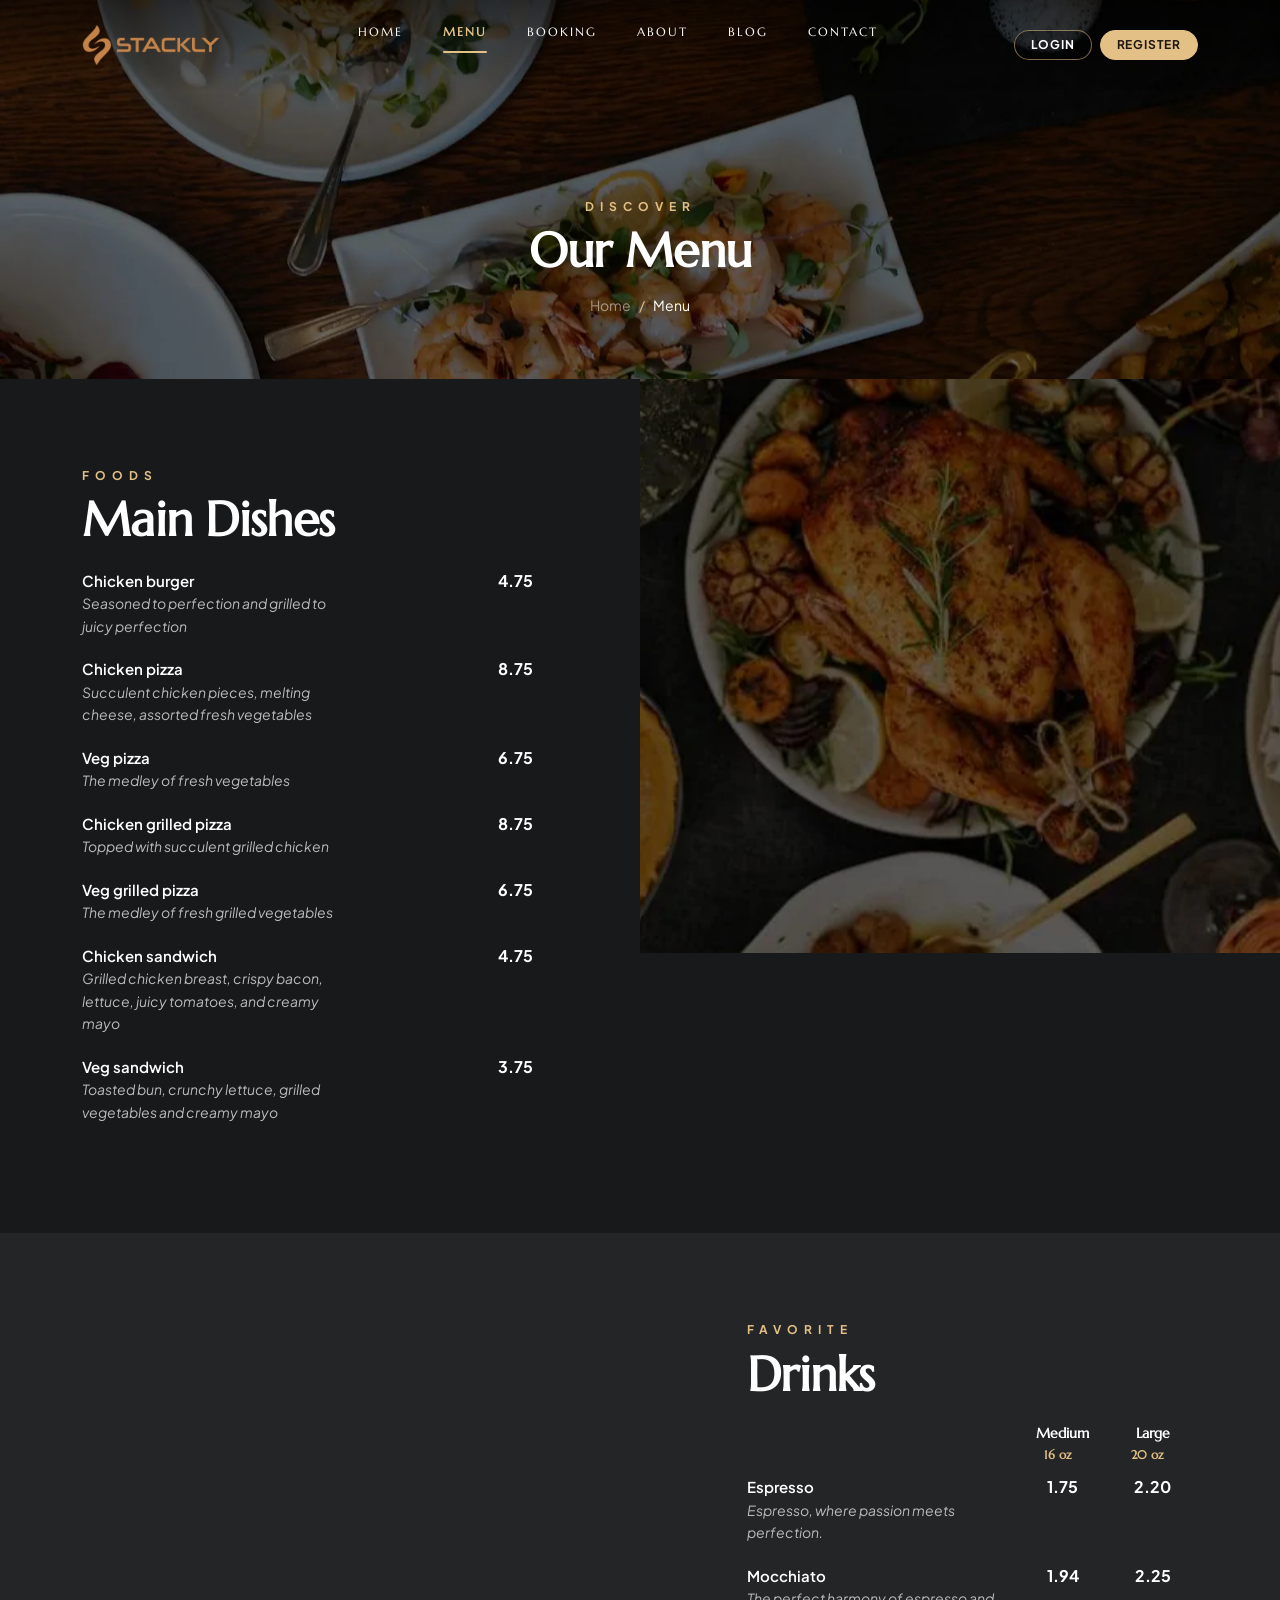
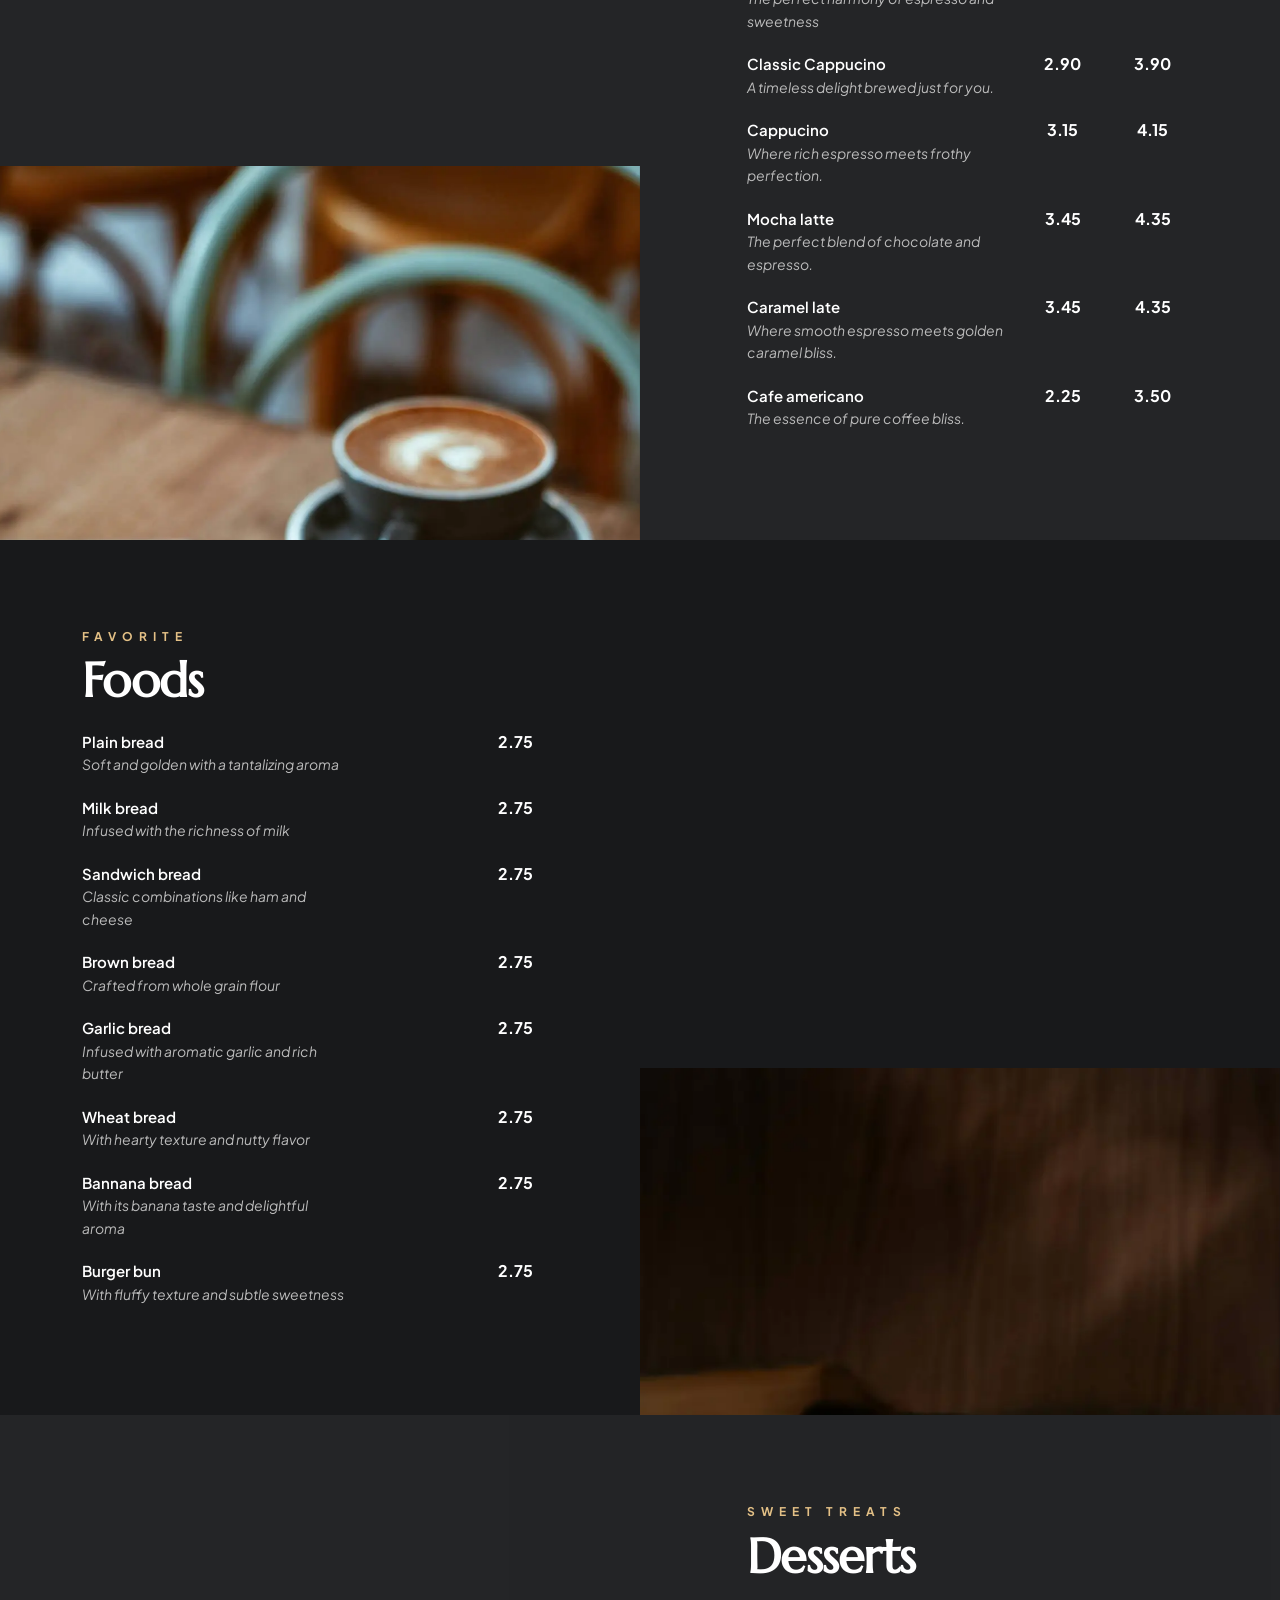
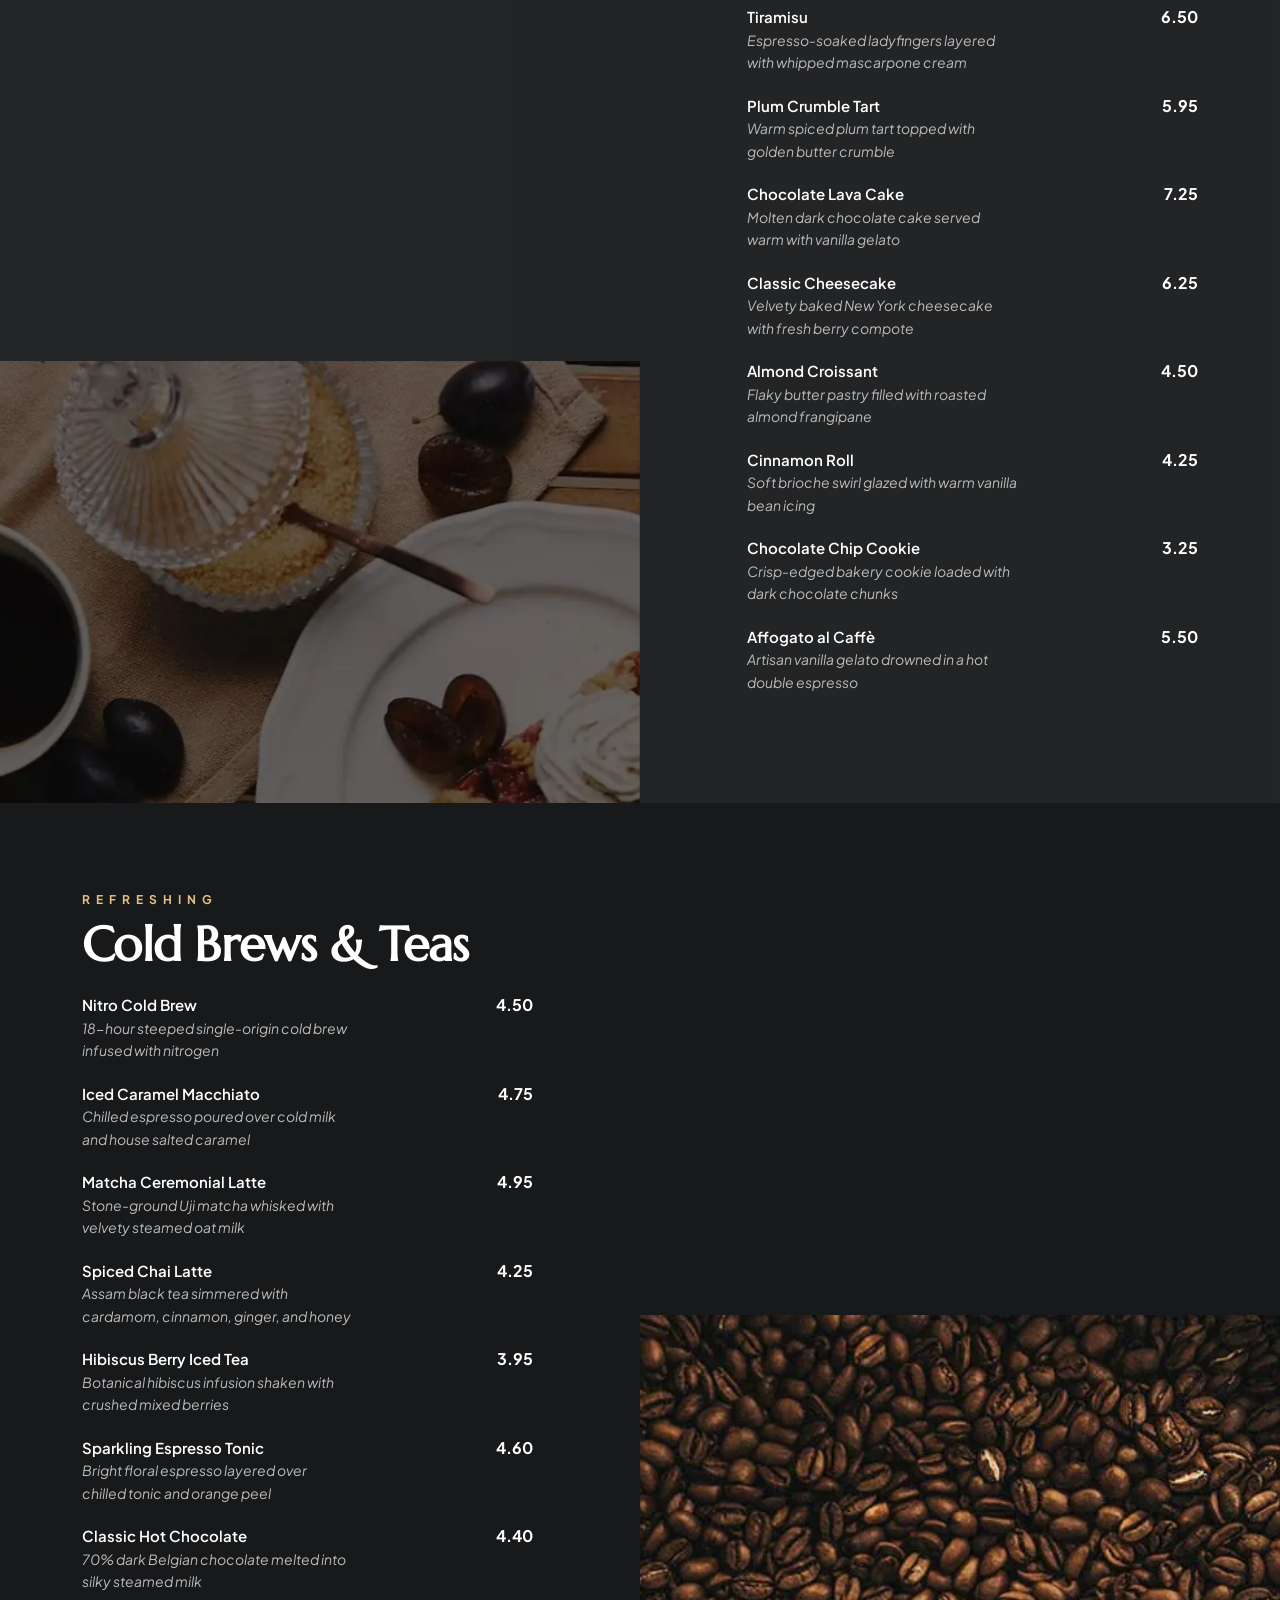
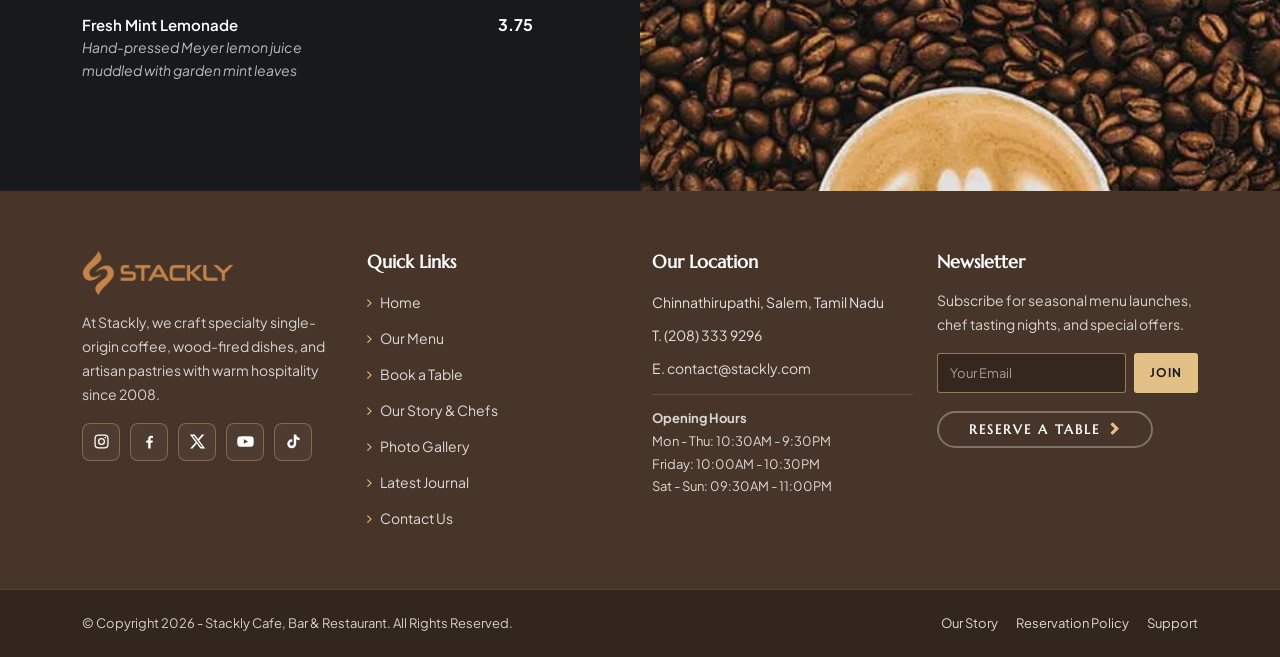
<file: menu.html>
<!DOCTYPE html>
<html lang="en">

<head>
    <meta charset="utf-8">
    <link rel="icon" href="images/icon.webp" type="image/webp" sizes="16x16">
    <title>Our Menu - Stackly</title>
    <meta name="viewport" content="width=device-width, initial-scale=1.0">
    <meta name="description" content="">
    <meta name="keywords" content="">
    <meta name="author" content="">

    <!-- CSS Files
    ================================================== -->
    <link rel="stylesheet" href="css/bootstrap.css" type="text/css">
    <link rel="stylesheet" href="css/plugins.css" type="text/css">
    <link rel="stylesheet" href="css/style.css" type="text/css">
    <link rel="stylesheet" href="css/coloring.css" type="text/css">

    <!-- css for scheme color -->
    <link rel="stylesheet" href="css/cream.css" type="text/css" id="colors">

    <!-- custom css -->
    <link rel="stylesheet" href="css/03_custom.css" type="text/css">

    <style>
        .wow {
            visibility: visible !important;
        }

        #subheader {
            position: relative;
        }

        #subheader h1 {
            float: none;
            margin: 0 0 12px 0;
            padding: 0;
            border: none;
            display: block;
            font-family: var(--title-font);
            font-size: 48px;
            font-weight: var(--title-font-weight);
            letter-spacing: -.015em;
            line-height: 1.2;
            text-transform: none;
            color: #ffffff;
        }

        #subheader .breadcrumb {
            margin-top: 12px;
            margin-bottom: 0;
        }

        .menu-item.single-price .c3 {
            text-align: right;
        }

        @media only screen and (max-width: 992px) {
            header.transparent:not(.bg-dark) {
                position: absolute;
                top: 0;
                left: 0;
                width: 100%;
                background-color: transparent !important;
                background-image: linear-gradient(to bottom, rgba(0, 0, 0, 0.55) 0%, rgba(0, 0, 0, 0) 100%);
            }

            #subheader {
                padding: 95px 0 35px 0;
            }

            #subheader h1 {
                font-size: 38px;
                margin: 0 0 10px 0;
            }
        }
    </style>
</head>

<body class="dark-scheme">

    <div id="wrapper">

        <!-- header begin -->
        <header class="header_left transparent">
            <div class="container">
                <div class="row">
                    <div class="col-lg-12">
                        <!-- logo begin -->
                        <div id="logo">
                            <a href="index.html">
                                <img class="logo logo_dark_bg" src="images/logo.webp" alt="">
                                <img class="logo logo_light_bg" src="images/logo.webp" alt="">
                            </a>
                        </div>
                        <!-- logo close -->

                        <!-- small button begin -->
                        <span id="menu-btn"></span>
                        <!-- small button close -->

                        <!-- mainmenu begin -->
                        <nav>
                            <ul id="mainmenu">
                                <li><a href="index.html">Home</a></li>
                                <li><a href="menu.html" class="active" aria-current="page">menu</a></li>
                                <li><a href="booking.html">Booking</a></li>
                                <li><a href="about.html">About</a>
                                    <ul>
                                        <li><a href="about.html">About</a></li>
                                        <li><a href="gallery.html">Gallery</a></li>
                                    </ul>
                                </li>
                                <li><a href="blog.html">Blog</a></li>
                                <li><a href="contact.html">Contact</a></li>
                            </ul>
                        </nav>
                        <div class="clearfix"></div>
                    </div>
                    <!-- mainmenu close -->
                </div>
            </div>
        </header>
        <!-- header close -->

        <!-- content begin -->
        <div id="content" class="no-bottom no-top">

            <!-- subheader begin -->
            <section id="subheader" class="jarallax text-light">
                <img src="images/slide-2.webp" class="jarallax-img" alt="">
                <div class="container">
                    <div class="row">
                        <div class="col-lg-12 text-center">
                            <h5 class="uptitle">Discover</h5>
                            <h1>Our Menu</h1>
                            <ol class="breadcrumb">
                                <li class="breadcrumb-item"><a href="index.html">Home</a></li>
                                <li class="breadcrumb-item active" aria-current="page">Menu</li>
                            </ol>
                        </div>
                    </div>
                </div>
            </section>
            <!-- subheader close -->

            <!-- main dishes section begin -->
            <section class="position-relative">
                <div class="container">
                    <div class="row align-items-center">
                        <div class="col-lg-5">
                            <h5 class="uptitle">Foods</h5>
                            <h2>Main Dishes</h2>

                            <div class="menu-item single-price">
                                <div class="c1">Chicken burger<span>Seasoned to perfection and grilled to juicy perfection</span></div>
                                <div class="c2"></div>
                                <div class="c3">4.75</div>
                            </div>

                            <div class="menu-item single-price">
                                <div class="c1">Chicken pizza<span>Succulent chicken pieces, melting cheese, assorted fresh vegetables</span></div>
                                <div class="c2"></div>
                                <div class="c3">8.75</div>
                            </div>

                            <div class="menu-item single-price">
                                <div class="c1">Veg pizza<span>The medley of fresh vegetables</span></div>
                                <div class="c2"></div>
                                <div class="c3">6.75</div>
                            </div>

                            <div class="menu-item single-price">
                                <div class="c1">Chicken grilled pizza<span>Topped with succulent grilled chicken</span></div>
                                <div class="c2"></div>
                                <div class="c3">8.75</div>
                            </div>

                            <div class="menu-item single-price">
                                <div class="c1">Veg grilled pizza<span>The medley of fresh grilled vegetables</span></div>
                                <div class="c2"></div>
                                <div class="c3">6.75</div>
                            </div>

                            <div class="menu-item single-price">
                                <div class="c1">Chicken sandwich<span>Grilled chicken breast, crispy bacon, lettuce, juicy tomatoes, and creamy mayo</span></div>
                                <div class="c2"></div>
                                <div class="c3">4.75</div>
                            </div>

                            <div class="menu-item single-price">
                                <div class="c1">Veg sandwich<span>Toasted bun, crunchy lettuce, grilled vegetables and creamy mayo</span></div>
                                <div class="c2"></div>
                                <div class="c3">3.75</div>
                            </div>
                        </div>
                    </div>
                </div>

                <div class="image-container col-lg-6 offset-lg-6 h-100 top-0 jarallax sm-hide" data-speed="-.2">
                    <img src="images/2.webp" class="jarallax-img" alt="">
                </div>
            </section>
            <!-- main dishes section close -->

            <!-- drinks section begin -->
            <section class="position-relative" data-bgcolor="rgba(255, 255, 255, .05)">
                <div class="container">
                    <div class="row align-items-center">
                        <div class="col-lg-5 offset-lg-7">
                            <h5 class="uptitle">Favorite</h5>
                            <h2>Drinks</h2>

                            <div class="menu-item thead">
                                <div class="c1"></div>
                                <div class="c2">Medium<span>16 oz</span></div>
                                <div class="c3">Large<span>20 oz</span></div>
                            </div>

                            <div class="menu-item">
                                <div class="c1">Espresso<span>Espresso, where passion meets perfection.</span></div>
                                <div class="c2">1.75</div>
                                <div class="c3">2.20</div>
                            </div>

                            <div class="menu-item">
                                <div class="c1">Mocchiato<span>The perfect harmony of espresso and sweetness</span></div>
                                <div class="c2">1.94</div>
                                <div class="c3">2.25</div>
                            </div>

                            <div class="menu-item">
                                <div class="c1">Classic Cappucino<span>A timeless delight brewed just for you.</span></div>
                                <div class="c2">2.90</div>
                                <div class="c3">3.90</div>
                            </div>

                            <div class="menu-item">
                                <div class="c1">Cappucino<span>Where rich espresso meets frothy perfection.</span></div>
                                <div class="c2">3.15</div>
                                <div class="c3">4.15</div>
                            </div>

                            <div class="menu-item">
                                <div class="c1">Mocha latte<span>The perfect blend of chocolate and espresso.</span></div>
                                <div class="c2">3.45</div>
                                <div class="c3">4.35</div>
                            </div>

                            <div class="menu-item">
                                <div class="c1">Caramel late<span>Where smooth espresso meets golden caramel bliss.</span></div>
                                <div class="c2">3.45</div>
                                <div class="c3">4.35</div>
                            </div>

                            <div class="menu-item">
                                <div class="c1">Cafe americano<span>The essence of pure coffee bliss.</span></div>
                                <div class="c2">2.25</div>
                                <div class="c3">3.50</div>
                            </div>
                        </div>
                    </div>
                </div>

                <div class="image-container col-lg-6 h-100 top-0 jarallax sm-hide" data-speed="-.2">
                    <img src="images/bg-side-1.webp" class="jarallax-img" alt="">
                </div>
            </section>
            <!-- drinks section close -->

            <!-- foods/breads section begin -->
            <section class="position-relative">
                <div class="container">
                    <div class="row align-items-center">
                        <div class="col-lg-5">
                            <h5 class="uptitle">Favorite</h5>
                            <h2>Foods</h2>

                            <div class="menu-item single-price">
                                <div class="c1">Plain bread<span>Soft and golden with a tantalizing aroma</span></div>
                                <div class="c2"></div>
                                <div class="c3">2.75</div>
                            </div>

                            <div class="menu-item single-price">
                                <div class="c1">Milk bread<span>Infused with the richness of milk</span></div>
                                <div class="c2"></div>
                                <div class="c3">2.75</div>
                            </div>

                            <div class="menu-item single-price">
                                <div class="c1">Sandwich bread<span>Classic combinations like ham and cheese</span></div>
                                <div class="c2"></div>
                                <div class="c3">2.75</div>
                            </div>

                            <div class="menu-item single-price">
                                <div class="c1">Brown bread<span>Crafted from whole grain flour</span></div>
                                <div class="c2"></div>
                                <div class="c3">2.75</div>
                            </div>

                            <div class="menu-item single-price">
                                <div class="c1">Garlic bread<span>Infused with aromatic garlic and rich butter</span></div>
                                <div class="c2"></div>
                                <div class="c3">2.75</div>
                            </div>

                            <div class="menu-item single-price">
                                <div class="c1">Wheat bread<span>With hearty texture and nutty flavor</span></div>
                                <div class="c2"></div>
                                <div class="c3">2.75</div>
                            </div>

                            <div class="menu-item single-price">
                                <div class="c1">Bannana bread<span>With its banana taste and delightful aroma</span></div>
                                <div class="c2"></div>
                                <div class="c3">2.75</div>
                            </div>

                            <div class="menu-item single-price">
                                <div class="c1">Burger bun<span>With fluffy texture and subtle sweetness</span></div>
                                <div class="c2"></div>
                                <div class="c3">2.75</div>
                            </div>
                        </div>
                    </div>
                </div>

                <div class="image-container col-lg-6 offset-lg-6 h-100 top-0 jarallax sm-hide" data-speed="-.2">
                    <img src="images/bg-side-2.webp" class="jarallax-img" alt="">
                </div>
            </section>
            <!-- foods/breads section close -->

            <!-- desserts section begin -->
            <section class="position-relative" data-bgcolor="rgba(255, 255, 255, .05)">
                <div class="container">
                    <div class="row align-items-center">
                        <div class="col-lg-5 offset-lg-7">
                            <h5 class="uptitle">Sweet Treats</h5>
                            <h2>Desserts</h2>

                            <div class="menu-item single-price">
                                <div class="c1">Tiramisu<span>Espresso-soaked ladyfingers layered with whipped mascarpone cream</span></div>
                                <div class="c2"></div>
                                <div class="c3">6.50</div>
                            </div>

                            <div class="menu-item single-price">
                                <div class="c1">Plum Crumble Tart<span>Warm spiced plum tart topped with golden butter crumble</span></div>
                                <div class="c2"></div>
                                <div class="c3">5.95</div>
                            </div>

                            <div class="menu-item single-price">
                                <div class="c1">Chocolate Lava Cake<span>Molten dark chocolate cake served warm with vanilla gelato</span></div>
                                <div class="c2"></div>
                                <div class="c3">7.25</div>
                            </div>

                            <div class="menu-item single-price">
                                <div class="c1">Classic Cheesecake<span>Velvety baked New York cheesecake with fresh berry compote</span></div>
                                <div class="c2"></div>
                                <div class="c3">6.25</div>
                            </div>

                            <div class="menu-item single-price">
                                <div class="c1">Almond Croissant<span>Flaky butter pastry filled with roasted almond frangipane</span></div>
                                <div class="c2"></div>
                                <div class="c3">4.50</div>
                            </div>

                            <div class="menu-item single-price">
                                <div class="c1">Cinnamon Roll<span>Soft brioche swirl glazed with warm vanilla bean icing</span></div>
                                <div class="c2"></div>
                                <div class="c3">4.25</div>
                            </div>

                            <div class="menu-item single-price">
                                <div class="c1">Chocolate Chip Cookie<span>Crisp-edged bakery cookie loaded with dark chocolate chunks</span></div>
                                <div class="c2"></div>
                                <div class="c3">3.25</div>
                            </div>

                            <div class="menu-item single-price">
                                <div class="c1">Affogato al Caffè<span>Artisan vanilla gelato drowned in a hot double espresso</span></div>
                                <div class="c2"></div>
                                <div class="c3">5.50</div>
                            </div>
                        </div>
                    </div>
                </div>

                <div class="image-container col-lg-6 h-100 top-0 jarallax sm-hide" data-speed="-.2">
                    <img src="images/slide-1.webp" class="jarallax-img" alt="">
                </div>
            </section>
            <!-- desserts section close -->

            <!-- cold brews & teas section begin -->
            <section class="position-relative">
                <div class="container">
                    <div class="row align-items-center">
                        <div class="col-lg-5">
                            <h5 class="uptitle">Refreshing</h5>
                            <h2>Cold Brews &amp; Teas</h2>

                            <div class="menu-item single-price">
                                <div class="c1">Nitro Cold Brew<span>18-hour steeped single-origin cold brew infused with nitrogen</span></div>
                                <div class="c2"></div>
                                <div class="c3">4.50</div>
                            </div>

                            <div class="menu-item single-price">
                                <div class="c1">Iced Caramel Macchiato<span>Chilled espresso poured over cold milk and house salted caramel</span></div>
                                <div class="c2"></div>
                                <div class="c3">4.75</div>
                            </div>

                            <div class="menu-item single-price">
                                <div class="c1">Matcha Ceremonial Latte<span>Stone-ground Uji matcha whisked with velvety steamed oat milk</span></div>
                                <div class="c2"></div>
                                <div class="c3">4.95</div>
                            </div>

                            <div class="menu-item single-price">
                                <div class="c1">Spiced Chai Latte<span>Assam black tea simmered with cardamom, cinnamon, ginger, and honey</span></div>
                                <div class="c2"></div>
                                <div class="c3">4.25</div>
                            </div>

                            <div class="menu-item single-price">
                                <div class="c1">Hibiscus Berry Iced Tea<span>Botanical hibiscus infusion shaken with crushed mixed berries</span></div>
                                <div class="c2"></div>
                                <div class="c3">3.95</div>
                            </div>

                            <div class="menu-item single-price">
                                <div class="c1">Sparkling Espresso Tonic<span>Bright floral espresso layered over chilled tonic and orange peel</span></div>
                                <div class="c2"></div>
                                <div class="c3">4.60</div>
                            </div>

                            <div class="menu-item single-price">
                                <div class="c1">Classic Hot Chocolate<span>70% dark Belgian chocolate melted into silky steamed milk</span></div>
                                <div class="c2"></div>
                                <div class="c3">4.40</div>
                            </div>

                            <div class="menu-item single-price">
                                <div class="c1">Fresh Mint Lemonade<span>Hand-pressed Meyer lemon juice muddled with garden mint leaves</span></div>
                                <div class="c2"></div>
                                <div class="c3">3.75</div>
                            </div>
                        </div>
                    </div>
                </div>

                <div class="image-container col-lg-6 offset-lg-6 h-100 top-0 jarallax sm-hide" data-speed="-.2">
                    <img src="images/4.webp" class="jarallax-img" alt="">
                </div>
            </section>
            <!-- cold brews & teas section close -->

        </div>
        <!-- content close -->

        <!-- footer begin -->
        <footer>
            <div class="container">
                <div class="row g-4">
                    <div class="col-lg-3 col-md-6 sm-text-center">
                        <img class="logo" src="images/logo.webp" alt="Stackly">
                        <p class="footer-desc">At Stackly, we craft specialty single-origin coffee, wood-fired dishes, and artisan pastries with warm hospitality since 2008.</p>
                        <div class="social-icons">
                            <a href="404.html" aria-label="Instagram" title="Instagram"><svg class="social-svg" viewBox="0 0 24 24" aria-hidden="true"><path d="M7.75 2h8.5A5.75 5.75 0 0 1 22 7.75v8.5A5.75 5.75 0 0 1 16.25 22h-8.5A5.75 5.75 0 0 1 2 16.25v-8.5A5.75 5.75 0 0 1 7.75 2Zm0 1.8A3.95 3.95 0 0 0 3.8 7.75v8.5a3.95 3.95 0 0 0 3.95 3.95h8.5a3.95 3.95 0 0 0 3.95-3.95v-8.5a3.95 3.95 0 0 0-3.95-3.95h-8.5Zm9.65 1.35a1.2 1.2 0 1 1 0 2.4 1.2 1.2 0 0 1 0-2.4ZM12 7a5 5 0 1 1 0 10 5 5 0 0 1 0-10Zm0 1.8a3.2 3.2 0 1 0 0 6.4 3.2 3.2 0 0 0 0-6.4Z"/></svg></a>
                            <a href="404.html" aria-label="Facebook" title="Facebook"><svg class="social-svg" viewBox="0 0 24 24" aria-hidden="true"><path d="M13.5 22v-8.2h2.75l.41-3.2H13.5V8.55c0-.93.26-1.56 1.59-1.56h1.7V4.12c-.29-.04-1.3-.12-2.47-.12-2.45 0-4.12 1.49-4.12 4.24v2.36H7.44v3.2h2.76V22h3.3Z"/></svg></a>
                            <a href="404.html" aria-label="X" title="X"><svg class="social-svg" viewBox="0 0 24 24" aria-hidden="true"><path d="M18.244 2.25h3.308l-7.227 8.26 8.502 11.24H16.17l-5.214-6.817L4.99 21.75H1.68l7.73-8.835L1.254 2.25H8.08l4.713 6.231 5.45-6.231Zm-1.161 17.52h1.833L7.084 4.126H5.117L17.083 19.77Z"/></svg></a>
                            <a href="404.html" aria-label="YouTube" title="YouTube"><svg class="social-svg" viewBox="0 0 24 24" aria-hidden="true"><path d="M23.14 7.12a2.96 2.96 0 0 0-2.08-2.09C19.22 4.5 12 4.5 12 4.5s-7.22 0-9.06.53A2.96 2.96 0 0 0 .86 7.12C.33 8.97.33 12 .33 12s0 3.03.53 4.88a2.96 2.96 0 0 0 2.08 2.09c1.84.53 9.06.53 9.06.53s7.22 0 9.06-.53a2.96 2.96 0 0 0 2.08-2.09c.53-1.85.53-4.88.53-4.88s0-3.03-.53-4.88ZM9.67 15.22V8.78L15.48 12l-5.81 3.22Z"/></svg></a>
                            <a href="404.html" aria-label="TikTok" title="TikTok"><svg class="social-svg" viewBox="0 0 24 24" aria-hidden="true"><path d="M19.59 6.69a4.83 4.83 0 0 1-3.77-4.25V2h-3.45v13.67a2.89 2.89 0 0 1-2.88 2.5 2.89 2.89 0 0 1-2.89-2.89 2.89 2.89 0 0 1 2.89-2.89c.28 0 .54.04.79.1v-3.5a6.37 6.37 0 0 0-.79-.05A6.34 6.34 0 0 0 3.15 15.3 6.34 6.34 0 0 0 9.49 21.64a6.34 6.34 0 0 0 6.34-6.34V8.77a8.18 8.18 0 0 0 4.76 1.52V6.84c-.34 0-.68-.05-1-.15Z"/></svg></a>
                        </div>
                    </div>

                    <div class="col-lg-3 col-md-6 sm-text-center">
                        <h3>Quick Links</h3>
                        <ul class="footer-links">
                            <li><a href="index.html">Home</a></li>
                            <li><a href="menu.html">Our Menu</a></li>
                            <li><a href="booking.html">Book a Table</a></li>
                            <li><a href="about.html">Our Story &amp; Chefs</a></li>
                            <li><a href="gallery.html">Photo Gallery</a></li>
                            <li><a href="blog.html">Latest Journal</a></li>
                            <li><a href="contact.html">Contact Us</a></li>
                        </ul>
                    </div>

                    <div class="col-lg-3 col-md-6 sm-text-center footer-contact">
                        <h3>Our Location</h3>
                        <p>Chinnathirupathi, Salem, Tamil Nadu</p>
                        <p>T. (208) 333 9296</p>
                        <p>E. <a href="mailto:contact@stackly.com">contact@stackly.com</a></p>
                        <div class="footer-hours">
                            <strong>Opening Hours</strong><br>
                            Mon - Thu: 10:30AM - 9:30PM<br>
                            Friday: 10:00AM - 10:30PM<br>
                            Sat - Sun: 09:30AM - 11:00PM
                        </div>
                    </div>

                    <div class="col-lg-3 col-md-6 sm-text-center">
                        <h3>Newsletter</h3>
                        <p class="footer-desc">Subscribe for seasonal menu launches, chef tasting nights, and special offers.</p>
                        <form class="footer-newsletter" action="#" method="post">
                            <input type="email" placeholder="Your Email" required>
                            <button type="submit">Join</button>
                        </form>
                        <div class="footer-newsletter-msg" role="status" aria-live="polite"></div>
                        <a href="404.html" class="btn-line mt-2">Reserve a Table</a>
                    </div>
                </div>
            </div>

            <div class="subfooter">
                <div class="container">
                    <div class="row align-items-center">
                        <div class="col-md-6 sm-text-center">
                            &copy; Copyright 2026 - Stackly Cafe, Bar &amp; Restaurant. All Rights Reserved.
                        </div>
                        <div class="col-md-6 text-md-end sm-text-center subfooter-links">
                            <a href="about.html">Our Story</a>
                            <a href="booking.html">Reservation Policy</a>
                            <a href="contact.html">Support</a>
                        </div>
                    </div>
                </div>
            </div>
        </footer>
        <!-- footer close -->

        <div id="preloader">
            <div class="preloader1"></div>
        </div>
    </div>

    <!-- Javascript Files
    ================================================== -->
    <script src="js/plugins.js"></script>
    <script src="js/designesia.js"></script>

</body>

</html>
</file>
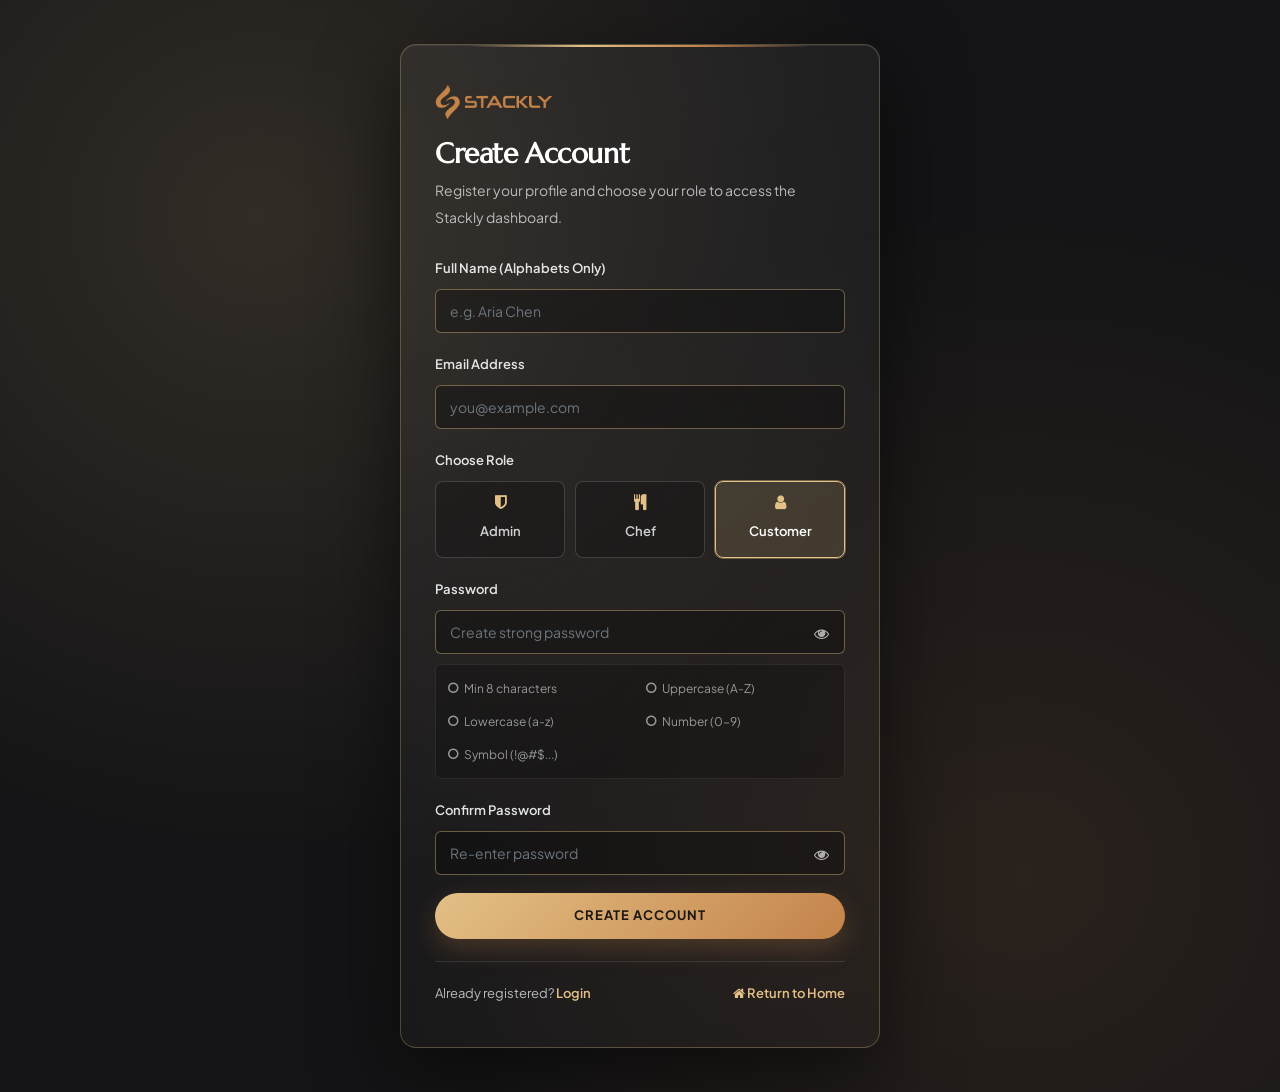
<file: register.html>
<!DOCTYPE html>
<html lang="en">

<head>
    <meta charset="utf-8">
    <link rel="icon" href="images/icon.webp" type="image/webp" sizes="16x16">
    <title>Register - Stackly</title>
    <meta name="viewport" content="width=device-width, initial-scale=1.0">
    <meta name="description" content="">
    <meta name="keywords" content="">
    <meta name="author" content="">

    <link rel="stylesheet" href="css/bootstrap.css" type="text/css">
    <link rel="stylesheet" href="css/plugins.css" type="text/css">
    <link rel="stylesheet" href="css/style.css" type="text/css">
    <link rel="stylesheet" href="css/coloring.css" type="text/css">
    <link rel="stylesheet" href="css/cream.css" type="text/css" id="colors">
    <link rel="stylesheet" href="css/03_custom.css" type="text/css">
</head>

<body class="dark-scheme auth-page">
    <div id="wrapper">
        <main class="auth-section">
            <div class="auth-card">
                <a href="index.html" class="auth-brand">
                    <img src="images/logo.webp" alt="Stackly">
                </a>
                <h2>Create Account</h2>
                <p class="auth-subtitle">Register your profile and choose your role to access the Stackly dashboard.</p>

                <div class="auth-feedback" id="register_feedback" role="status" aria-live="polite"></div>

                <form id="register_form" novalidate>
                    <div class="auth-field">
                        <label for="reg_name">Full Name (Alphabets Only)</label>
                        <input type="text" id="reg_name" name="name" class="form-control" placeholder="e.g. Aria Chen" autocomplete="name" required>
                    </div>

                    <div class="auth-field">
                        <label for="reg_email">Email Address</label>
                        <input type="email" id="reg_email" name="email" class="form-control" placeholder="you@example.com" autocomplete="email" required>
                    </div>

                    <div class="auth-field">
                        <label>Choose Role</label>
                        <div class="role-grid">
                            <div class="role-option">
                                <input type="radio" name="role" id="reg_role_admin" value="admin">
                                <label class="role-label" for="reg_role_admin"><i class="fa fa-shield"></i><span>Admin</span></label>
                            </div>
                            <div class="role-option">
                                <input type="radio" name="role" id="reg_role_chef" value="chef">
                                <label class="role-label" for="reg_role_chef"><i class="fa fa-cutlery"></i><span>Chef</span></label>
                            </div>
                            <div class="role-option">
                                <input type="radio" name="role" id="reg_role_customer" value="customer" checked>
                                <label class="role-label" for="reg_role_customer"><i class="fa fa-user"></i><span>Customer</span></label>
                            </div>
                        </div>
                    </div>

                    <div class="auth-field">
                        <label for="reg_password">Password</label>
                        <div class="auth-input-wrap">
                            <input type="password" id="reg_password" name="password" class="form-control" placeholder="Create strong password" autocomplete="new-password" required>
                            <button type="button" class="pw-toggle" data-target="reg_password" aria-label="Toggle password visibility">
                                <i class="fa fa-eye"></i>
                            </button>
                        </div>
                        <ul class="pw-checklist" id="reg_pw_rules">
                            <li data-rule="minLen"><i class="fa fa-circle-o"></i> Min 8 characters</li>
                            <li data-rule="upper"><i class="fa fa-circle-o"></i> Uppercase (A-Z)</li>
                            <li data-rule="lower"><i class="fa fa-circle-o"></i> Lowercase (a-z)</li>
                            <li data-rule="number"><i class="fa fa-circle-o"></i> Number (0-9)</li>
                            <li data-rule="symbol"><i class="fa fa-circle-o"></i> Symbol (!@#$...)</li>
                        </ul>
                    </div>

                    <div class="auth-field">
                        <label for="reg_confirm">Confirm Password</label>
                        <div class="auth-input-wrap">
                            <input type="password" id="reg_confirm" name="confirm" class="form-control" placeholder="Re-enter password" autocomplete="new-password" required>
                            <button type="button" class="pw-toggle" data-target="reg_confirm" aria-label="Toggle confirm password visibility">
                                <i class="fa fa-eye"></i>
                            </button>
                        </div>
                    </div>

                    <button type="submit" class="auth-submit-btn">Create Account</button>
                </form>

                <div class="auth-footer-links">
                    <span>Already registered? <a href="login.html">Login</a></span>
                    <a href="index.html"><i class="fa fa-home"></i> Return to Home</a>
                </div>
            </div>
        </main>

        <div id="preloader">
            <div class="preloader1"></div>
        </div>
    </div>

    <script src="js/plugins.js"></script>
    <script src="js/designesia.js"></script>
    <script>
        jQuery(function ($) {
            var $name = $('#reg_name');
            var $email = $('#reg_email');
            var $pw = $('#reg_password');
            var $confirm = $('#reg_confirm');
            var $fb = $('#register_feedback');

            window.StacklyAuth.bindAlphaNameInput($name);
            window.StacklyAuth.bindPasswordUI($pw, $('#reg_pw_rules'), $('#register_form'));

            $('#register_form').on('submit', function (e) {
                e.preventDefault();
                var name = $.trim($name.val());
                var email = $.trim($email.val());
                var password = $pw.val() || '';
                var confirm = $confirm.val() || '';
                var role = $('input[name="role"]:checked').val() || 'customer';

                $name.add($email).add($pw).add($confirm).removeClass('error_input');
                $fb.stop(true, true).removeClass('error').hide();

                if (!window.StacklyAuth.isValidAlphaName(name)) {
                    $name.addClass('error_input');
                    $fb.addClass('error').text('Full name must contain alphabets only.').fadeIn();
                    return;
                }

                if (!window.StacklyAuth.isValidEmail(email)) {
                    $email.addClass('error_input');
                    $fb.addClass('error').text('Please enter a valid email address.').fadeIn();
                    return;
                }

                var pwCheck = window.StacklyAuth.checkPassword(password);
                if (!pwCheck.valid) {
                    $pw.addClass('error_input');
                    $fb.addClass('error').text('Password must be 8+ characters with uppercase, lowercase, number, and symbol.').fadeIn();
                    return;
                }

                if (password !== confirm) {
                    $confirm.addClass('error_input');
                    $fb.addClass('error').text('Passwords do not match.').fadeIn();
                    return;
                }

                localStorage.setItem('stackly_registered_prefill', JSON.stringify({
                    name: name,
                    email: email,
                    role: role
                }));
                window.location.href = 'login.html?registered=1';
            });
        });
    </script>
</body>

</html>
</file>
<file: css/plugins.css>
@charset "utf-8";
/*!
 * animate.css -http://daneden.me/animate
 * Version - 3.5.1
 * Licensed under the MIT license - http://opensource.org/licenses/MIT
 *
 * Copyright (c) 2016 Daniel Eden
 */
 .animated{-webkit-animation-duration:1s;animation-duration:1s;-webkit-animation-fill-mode:both;animation-fill-mode:both}.animated.infinite{-webkit-animation-iteration-count:infinite;animation-iteration-count:infinite}.animated.hinge{-webkit-animation-duration:2s;animation-duration:2s}.animated.flipOutX,.animated.flipOutY,.animated.bounceIn,.animated.bounceOut{-webkit-animation-duration:.75s;animation-duration:.75s}@-webkit-keyframes bounce{from,20%,53%,80%,to{-webkit-animation-timing-function:cubic-bezier(.215,.61,.355,1);animation-timing-function:cubic-bezier(.215,.61,.355,1);-webkit-transform:translate3d(0,0,0);transform:translate3d(0,0,0)}40%,43%{-webkit-animation-timing-function:cubic-bezier(.755,.05,.855,.06);animation-timing-function:cubic-bezier(.755,.05,.855,.06);-webkit-transform:translate3d(0,-30px,0);transform:translate3d(0,-30px,0)}70%{-webkit-animation-timing-function:cubic-bezier(.755,.05,.855,.06);animation-timing-function:cubic-bezier(.755,.05,.855,.06);-webkit-transform:translate3d(0,-15px,0);transform:translate3d(0,-15px,0)}90%{-webkit-transform:translate3d(0,-4px,0);transform:translate3d(0,-4px,0)}}@keyframes bounce{from,20%,53%,80%,to{-webkit-animation-timing-function:cubic-bezier(.215,.61,.355,1);animation-timing-function:cubic-bezier(.215,.61,.355,1);-webkit-transform:translate3d(0,0,0);transform:translate3d(0,0,0)}40%,43%{-webkit-animation-timing-function:cubic-bezier(.755,.05,.855,.06);animation-timing-function:cubic-bezier(.755,.05,.855,.06);-webkit-transform:translate3d(0,-30px,0);transform:translate3d(0,-30px,0)}70%{-webkit-animation-timing-function:cubic-bezier(.755,.05,.855,.06);animation-timing-function:cubic-bezier(.755,.05,.855,.06);-webkit-transform:translate3d(0,-15px,0);transform:translate3d(0,-15px,0)}90%{-webkit-transform:translate3d(0,-4px,0);transform:translate3d(0,-4px,0)}}.bounce{-webkit-animation-name:bounce;animation-name:bounce;-webkit-transform-origin:center bottom;transform-origin:center bottom}@-webkit-keyframes flash{from,50%,to{opacity:1}25%,75%{opacity:0}}@keyframes flash{from,50%,to{opacity:1}25%,75%{opacity:0}}.flash{-webkit-animation-name:flash;animation-name:flash}@-webkit-keyframes pulse{from{-webkit-transform:scale3d(1,1,1);transform:scale3d(1,1,1)}50%{-webkit-transform:scale3d(1.05,1.05,1.05);transform:scale3d(1.05,1.05,1.05)}to{-webkit-transform:scale3d(1,1,1);transform:scale3d(1,1,1)}}@keyframes pulse{from{-webkit-transform:scale3d(1,1,1);transform:scale3d(1,1,1)}50%{-webkit-transform:scale3d(1.05,1.05,1.05);transform:scale3d(1.05,1.05,1.05)}to{-webkit-transform:scale3d(1,1,1);transform:scale3d(1,1,1)}}.pulse{-webkit-animation-name:pulse;animation-name:pulse}@-webkit-keyframes rubberBand{from{-webkit-transform:scale3d(1,1,1);transform:scale3d(1,1,1)}30%{-webkit-transform:scale3d(1.25,.75,1);transform:scale3d(1.25,.75,1)}40%{-webkit-transform:scale3d(.75,1.25,1);transform:scale3d(.75,1.25,1)}50%{-webkit-transform:scale3d(1.15,.85,1);transform:scale3d(1.15,.85,1)}65%{-webkit-transform:scale3d(.95,1.05,1);transform:scale3d(.95,1.05,1)}75%{-webkit-transform:scale3d(1.05,.95,1);transform:scale3d(1.05,.95,1)}to{-webkit-transform:scale3d(1,1,1);transform:scale3d(1,1,1)}}@keyframes rubberBand{from{-webkit-transform:scale3d(1,1,1);transform:scale3d(1,1,1)}30%{-webkit-transform:scale3d(1.25,.75,1);transform:scale3d(1.25,.75,1)}40%{-webkit-transform:scale3d(.75,1.25,1);transform:scale3d(.75,1.25,1)}50%{-webkit-transform:scale3d(1.15,.85,1);transform:scale3d(1.15,.85,1)}65%{-webkit-transform:scale3d(.95,1.05,1);transform:scale3d(.95,1.05,1)}75%{-webkit-transform:scale3d(1.05,.95,1);transform:scale3d(1.05,.95,1)}to{-webkit-transform:scale3d(1,1,1);transform:scale3d(1,1,1)}}.rubberBand{-webkit-animation-name:rubberBand;animation-name:rubberBand}@-webkit-keyframes shake{from,to{-webkit-transform:translate3d(0,0,0);transform:translate3d(0,0,0)}10%,30%,50%,70%,90%{-webkit-transform:translate3d(-10px,0,0);transform:translate3d(-10px,0,0)}20%,40%,60%,80%{-webkit-transform:translate3d(10px,0,0);transform:translate3d(10px,0,0)}}@keyframes shake{from,to{-webkit-transform:translate3d(0,0,0);transform:translate3d(0,0,0)}10%,30%,50%,70%,90%{-webkit-transform:translate3d(-10px,0,0);transform:translate3d(-10px,0,0)}20%,40%,60%,80%{-webkit-transform:translate3d(10px,0,0);transform:translate3d(10px,0,0)}}.shake{-webkit-animation-name:shake;animation-name:shake}@-webkit-keyframes headShake{0%{-webkit-transform:translateX(0);transform:translateX(0)}6.5%{-webkit-transform:translateX(-6px) rotateY(-9deg);transform:translateX(-6px) rotateY(-9deg)}18.5%{-webkit-transform:translateX(5px) rotateY(7deg);transform:translateX(5px) rotateY(7deg)}31.5%{-webkit-transform:translateX(-3px) rotateY(-5deg);transform:translateX(-3px) rotateY(-5deg)}43.5%{-webkit-transform:translateX(2px) rotateY(3deg);transform:translateX(2px) rotateY(3deg)}50%{-webkit-transform:translateX(0);transform:translateX(0)}}@keyframes headShake{0%{-webkit-transform:translateX(0);transform:translateX(0)}6.5%{-webkit-transform:translateX(-6px) rotateY(-9deg);transform:translateX(-6px) rotateY(-9deg)}18.5%{-webkit-transform:translateX(5px) rotateY(7deg);transform:translateX(5px) rotateY(7deg)}31.5%{-webkit-transform:translateX(-3px) rotateY(-5deg);transform:translateX(-3px) rotateY(-5deg)}43.5%{-webkit-transform:translateX(2px) rotateY(3deg);transform:translateX(2px) rotateY(3deg)}50%{-webkit-transform:translateX(0);transform:translateX(0)}}.headShake{-webkit-animation-timing-function:ease-in-out;animation-timing-function:ease-in-out;-webkit-animation-name:headShake;animation-name:headShake}@-webkit-keyframes swing{20%{-webkit-transform:rotate3d(0,0,1,15deg);transform:rotate3d(0,0,1,15deg)}40%{-webkit-transform:rotate3d(0,0,1,-10deg);transform:rotate3d(0,0,1,-10deg)}60%{-webkit-transform:rotate3d(0,0,1,5deg);transform:rotate3d(0,0,1,5deg)}80%{-webkit-transform:rotate3d(0,0,1,-5deg);transform:rotate3d(0,0,1,-5deg)}to{-webkit-transform:rotate3d(0,0,1,0deg);transform:rotate3d(0,0,1,0deg)}}@keyframes swing{20%{-webkit-transform:rotate3d(0,0,1,15deg);transform:rotate3d(0,0,1,15deg)}40%{-webkit-transform:rotate3d(0,0,1,-10deg);transform:rotate3d(0,0,1,-10deg)}60%{-webkit-transform:rotate3d(0,0,1,5deg);transform:rotate3d(0,0,1,5deg)}80%{-webkit-transform:rotate3d(0,0,1,-5deg);transform:rotate3d(0,0,1,-5deg)}to{-webkit-transform:rotate3d(0,0,1,0deg);transform:rotate3d(0,0,1,0deg)}}.swing{-webkit-transform-origin:top center;transform-origin:top center;-webkit-animation-name:swing;animation-name:swing}@-webkit-keyframes tada{from{-webkit-transform:scale3d(1,1,1);transform:scale3d(1,1,1)}10%,20%{-webkit-transform:scale3d(.9,.9,.9) rotate3d(0,0,1,-3deg);transform:scale3d(.9,.9,.9) rotate3d(0,0,1,-3deg)}30%,50%,70%,90%{-webkit-transform:scale3d(1.1,1.1,1.1) rotate3d(0,0,1,3deg);transform:scale3d(1.1,1.1,1.1) rotate3d(0,0,1,3deg)}40%,60%,80%{-webkit-transform:scale3d(1.1,1.1,1.1) rotate3d(0,0,1,-3deg);transform:scale3d(1.1,1.1,1.1) rotate3d(0,0,1,-3deg)}to{-webkit-transform:scale3d(1,1,1);transform:scale3d(1,1,1)}}@keyframes tada{from{-webkit-transform:scale3d(1,1,1);transform:scale3d(1,1,1)}10%,20%{-webkit-transform:scale3d(.9,.9,.9) rotate3d(0,0,1,-3deg);transform:scale3d(.9,.9,.9) rotate3d(0,0,1,-3deg)}30%,50%,70%,90%{-webkit-transform:scale3d(1.1,1.1,1.1) rotate3d(0,0,1,3deg);transform:scale3d(1.1,1.1,1.1) rotate3d(0,0,1,3deg)}40%,60%,80%{-webkit-transform:scale3d(1.1,1.1,1.1) rotate3d(0,0,1,-3deg);transform:scale3d(1.1,1.1,1.1) rotate3d(0,0,1,-3deg)}to{-webkit-transform:scale3d(1,1,1);transform:scale3d(1,1,1)}}.tada{-webkit-animation-name:tada;animation-name:tada}@-webkit-keyframes wobble{from{-webkit-transform:none;transform:none}15%{-webkit-transform:translate3d(-25%,0,0) rotate3d(0,0,1,-5deg);transform:translate3d(-25%,0,0) rotate3d(0,0,1,-5deg)}30%{-webkit-transform:translate3d(20%,0,0) rotate3d(0,0,1,3deg);transform:translate3d(20%,0,0) rotate3d(0,0,1,3deg)}45%{-webkit-transform:translate3d(-15%,0,0) rotate3d(0,0,1,-3deg);transform:translate3d(-15%,0,0) rotate3d(0,0,1,-3deg)}60%{-webkit-transform:translate3d(10%,0,0) rotate3d(0,0,1,2deg);transform:translate3d(10%,0,0) rotate3d(0,0,1,2deg)}75%{-webkit-transform:translate3d(-5%,0,0) rotate3d(0,0,1,-1deg);transform:translate3d(-5%,0,0) rotate3d(0,0,1,-1deg)}to{-webkit-transform:none;transform:none}}@keyframes wobble{from{-webkit-transform:none;transform:none}15%{-webkit-transform:translate3d(-25%,0,0) rotate3d(0,0,1,-5deg);transform:translate3d(-25%,0,0) rotate3d(0,0,1,-5deg)}30%{-webkit-transform:translate3d(20%,0,0) rotate3d(0,0,1,3deg);transform:translate3d(20%,0,0) rotate3d(0,0,1,3deg)}45%{-webkit-transform:translate3d(-15%,0,0) rotate3d(0,0,1,-3deg);transform:translate3d(-15%,0,0) rotate3d(0,0,1,-3deg)}60%{-webkit-transform:translate3d(10%,0,0) rotate3d(0,0,1,2deg);transform:translate3d(10%,0,0) rotate3d(0,0,1,2deg)}75%{-webkit-transform:translate3d(-5%,0,0) rotate3d(0,0,1,-1deg);transform:translate3d(-5%,0,0) rotate3d(0,0,1,-1deg)}to{-webkit-transform:none;transform:none}}.wobble{-webkit-animation-name:wobble;animation-name:wobble}@-webkit-keyframes jello{from,11.1%,to{-webkit-transform:none;transform:none}22.2%{-webkit-transform:skewX(-12.5deg) skewY(-12.5deg);transform:skewX(-12.5deg) skewY(-12.5deg)}33.3%{-webkit-transform:skewX(6.25deg) skewY(6.25deg);transform:skewX(6.25deg) skewY(6.25deg)}44.4%{-webkit-transform:skewX(-3.125deg) skewY(-3.125deg);transform:skewX(-3.125deg) skewY(-3.125deg)}55.5%{-webkit-transform:skewX(1.5625deg) skewY(1.5625deg);transform:skewX(1.5625deg) skewY(1.5625deg)}66.6%{-webkit-transform:skewX(-0.78125deg) skewY(-0.78125deg);transform:skewX(-0.78125deg) skewY(-0.78125deg)}77.7%{-webkit-transform:skewX(0.390625deg) skewY(0.390625deg);transform:skewX(0.390625deg) skewY(0.390625deg)}88.8%{-webkit-transform:skewX(-0.1953125deg) skewY(-0.1953125deg);transform:skewX(-0.1953125deg) skewY(-0.1953125deg)}}@keyframes jello{from,11.1%,to{-webkit-transform:none;transform:none}22.2%{-webkit-transform:skewX(-12.5deg) skewY(-12.5deg);transform:skewX(-12.5deg) skewY(-12.5deg)}33.3%{-webkit-transform:skewX(6.25deg) skewY(6.25deg);transform:skewX(6.25deg) skewY(6.25deg)}44.4%{-webkit-transform:skewX(-3.125deg) skewY(-3.125deg);transform:skewX(-3.125deg) skewY(-3.125deg)}55.5%{-webkit-transform:skewX(1.5625deg) skewY(1.5625deg);transform:skewX(1.5625deg) skewY(1.5625deg)}66.6%{-webkit-transform:skewX(-0.78125deg) skewY(-0.78125deg);transform:skewX(-0.78125deg) skewY(-0.78125deg)}77.7%{-webkit-transform:skewX(0.390625deg) skewY(0.390625deg);transform:skewX(0.390625deg) skewY(0.390625deg)}88.8%{-webkit-transform:skewX(-0.1953125deg) skewY(-0.1953125deg);transform:skewX(-0.1953125deg) skewY(-0.1953125deg)}}.jello{-webkit-animation-name:jello;animation-name:jello;-webkit-transform-origin:center;transform-origin:center}@-webkit-keyframes bounceIn{from,20%,40%,60%,80%,to{-webkit-animation-timing-function:cubic-bezier(.215,.61,.355,1);animation-timing-function:cubic-bezier(.215,.61,.355,1)}0%{opacity:0;-webkit-transform:scale3d(.3,.3,.3);transform:scale3d(.3,.3,.3)}20%{-webkit-transform:scale3d(1.1,1.1,1.1);transform:scale3d(1.1,1.1,1.1)}40%{-webkit-transform:scale3d(.9,.9,.9);transform:scale3d(.9,.9,.9)}60%{opacity:1;-webkit-transform:scale3d(1.03,1.03,1.03);transform:scale3d(1.03,1.03,1.03)}80%{-webkit-transform:scale3d(.97,.97,.97);transform:scale3d(.97,.97,.97)}to{opacity:1;-webkit-transform:scale3d(1,1,1);transform:scale3d(1,1,1)}}@keyframes bounceIn{from,20%,40%,60%,80%,to{-webkit-animation-timing-function:cubic-bezier(.215,.61,.355,1);animation-timing-function:cubic-bezier(.215,.61,.355,1)}0%{opacity:0;-webkit-transform:scale3d(.3,.3,.3);transform:scale3d(.3,.3,.3)}20%{-webkit-transform:scale3d(1.1,1.1,1.1);transform:scale3d(1.1,1.1,1.1)}40%{-webkit-transform:scale3d(.9,.9,.9);transform:scale3d(.9,.9,.9)}60%{opacity:1;-webkit-transform:scale3d(1.03,1.03,1.03);transform:scale3d(1.03,1.03,1.03)}80%{-webkit-transform:scale3d(.97,.97,.97);transform:scale3d(.97,.97,.97)}to{opacity:1;-webkit-transform:scale3d(1,1,1);transform:scale3d(1,1,1)}}.bounceIn{-webkit-animation-name:bounceIn;animation-name:bounceIn}@-webkit-keyframes bounceInDown{from,60%,75%,90%,to{-webkit-animation-timing-function:cubic-bezier(.215,.61,.355,1);animation-timing-function:cubic-bezier(.215,.61,.355,1)}0%{opacity:0;-webkit-transform:translate3d(0,-3000px,0);transform:translate3d(0,-3000px,0)}60%{opacity:1;-webkit-transform:translate3d(0,25px,0);transform:translate3d(0,25px,0)}75%{-webkit-transform:translate3d(0,-10px,0);transform:translate3d(0,-10px,0)}90%{-webkit-transform:translate3d(0,5px,0);transform:translate3d(0,5px,0)}to{-webkit-transform:none;transform:none}}@keyframes bounceInDown{from,60%,75%,90%,to{-webkit-animation-timing-function:cubic-bezier(.215,.61,.355,1);animation-timing-function:cubic-bezier(.215,.61,.355,1)}0%{opacity:0;-webkit-transform:translate3d(0,-3000px,0);transform:translate3d(0,-3000px,0)}60%{opacity:1;-webkit-transform:translate3d(0,25px,0);transform:translate3d(0,25px,0)}75%{-webkit-transform:translate3d(0,-10px,0);transform:translate3d(0,-10px,0)}90%{-webkit-transform:translate3d(0,5px,0);transform:translate3d(0,5px,0)}to{-webkit-transform:none;transform:none}}.bounceInDown{-webkit-animation-name:bounceInDown;animation-name:bounceInDown}@-webkit-keyframes bounceInLeft{from,60%,75%,90%,to{-webkit-animation-timing-function:cubic-bezier(.215,.61,.355,1);animation-timing-function:cubic-bezier(.215,.61,.355,1)}0%{opacity:0;-webkit-transform:translate3d(-3000px,0,0);transform:translate3d(-3000px,0,0)}60%{opacity:1;-webkit-transform:translate3d(25px,0,0);transform:translate3d(25px,0,0)}75%{-webkit-transform:translate3d(-10px,0,0);transform:translate3d(-10px,0,0)}90%{-webkit-transform:translate3d(5px,0,0);transform:translate3d(5px,0,0)}to{-webkit-transform:none;transform:none}}@keyframes bounceInLeft{from,60%,75%,90%,to{-webkit-animation-timing-function:cubic-bezier(.215,.61,.355,1);animation-timing-function:cubic-bezier(.215,.61,.355,1)}0%{opacity:0;-webkit-transform:translate3d(-3000px,0,0);transform:translate3d(-3000px,0,0)}60%{opacity:1;-webkit-transform:translate3d(25px,0,0);transform:translate3d(25px,0,0)}75%{-webkit-transform:translate3d(-10px,0,0);transform:translate3d(-10px,0,0)}90%{-webkit-transform:translate3d(5px,0,0);transform:translate3d(5px,0,0)}to{-webkit-transform:none;transform:none}}.bounceInLeft{-webkit-animation-name:bounceInLeft;animation-name:bounceInLeft}@-webkit-keyframes bounceInRight{from,60%,75%,90%,to{-webkit-animation-timing-function:cubic-bezier(.215,.61,.355,1);animation-timing-function:cubic-bezier(.215,.61,.355,1)}from{opacity:0;-webkit-transform:translate3d(3000px,0,0);transform:translate3d(3000px,0,0)}60%{opacity:1;-webkit-transform:translate3d(-25px,0,0);transform:translate3d(-25px,0,0)}75%{-webkit-transform:translate3d(10px,0,0);transform:translate3d(10px,0,0)}90%{-webkit-transform:translate3d(-5px,0,0);transform:translate3d(-5px,0,0)}to{-webkit-transform:none;transform:none}}@keyframes bounceInRight{from,60%,75%,90%,to{-webkit-animation-timing-function:cubic-bezier(.215,.61,.355,1);animation-timing-function:cubic-bezier(.215,.61,.355,1)}from{opacity:0;-webkit-transform:translate3d(3000px,0,0);transform:translate3d(3000px,0,0)}60%{opacity:1;-webkit-transform:translate3d(-25px,0,0);transform:translate3d(-25px,0,0)}75%{-webkit-transform:translate3d(10px,0,0);transform:translate3d(10px,0,0)}90%{-webkit-transform:translate3d(-5px,0,0);transform:translate3d(-5px,0,0)}to{-webkit-transform:none;transform:none}}.bounceInRight{-webkit-animation-name:bounceInRight;animation-name:bounceInRight}@-webkit-keyframes bounceInUp{from,60%,75%,90%,to{-webkit-animation-timing-function:cubic-bezier(.215,.61,.355,1);animation-timing-function:cubic-bezier(.215,.61,.355,1)}from{opacity:0;-webkit-transform:translate3d(0,3000px,0);transform:translate3d(0,3000px,0)}60%{opacity:1;-webkit-transform:translate3d(0,-20px,0);transform:translate3d(0,-20px,0)}75%{-webkit-transform:translate3d(0,10px,0);transform:translate3d(0,10px,0)}90%{-webkit-transform:translate3d(0,-5px,0);transform:translate3d(0,-5px,0)}to{-webkit-transform:translate3d(0,0,0);transform:translate3d(0,0,0)}}@keyframes bounceInUp{from,60%,75%,90%,to{-webkit-animation-timing-function:cubic-bezier(.215,.61,.355,1);animation-timing-function:cubic-bezier(.215,.61,.355,1)}from{opacity:0;-webkit-transform:translate3d(0,3000px,0);transform:translate3d(0,3000px,0)}60%{opacity:1;-webkit-transform:translate3d(0,-20px,0);transform:translate3d(0,-20px,0)}75%{-webkit-transform:translate3d(0,10px,0);transform:translate3d(0,10px,0)}90%{-webkit-transform:translate3d(0,-5px,0);transform:translate3d(0,-5px,0)}to{-webkit-transform:translate3d(0,0,0);transform:translate3d(0,0,0)}}.bounceInUp{-webkit-animation-name:bounceInUp;animation-name:bounceInUp}@-webkit-keyframes bounceOut{20%{-webkit-transform:scale3d(.9,.9,.9);transform:scale3d(.9,.9,.9)}50%,55%{opacity:1;-webkit-transform:scale3d(1.1,1.1,1.1);transform:scale3d(1.1,1.1,1.1)}to{opacity:0;-webkit-transform:scale3d(.3,.3,.3);transform:scale3d(.3,.3,.3)}}@keyframes bounceOut{20%{-webkit-transform:scale3d(.9,.9,.9);transform:scale3d(.9,.9,.9)}50%,55%{opacity:1;-webkit-transform:scale3d(1.1,1.1,1.1);transform:scale3d(1.1,1.1,1.1)}to{opacity:0;-webkit-transform:scale3d(.3,.3,.3);transform:scale3d(.3,.3,.3)}}.bounceOut{-webkit-animation-name:bounceOut;animation-name:bounceOut}@-webkit-keyframes bounceOutDown{20%{-webkit-transform:translate3d(0,10px,0);transform:translate3d(0,10px,0)}40%,45%{opacity:1;-webkit-transform:translate3d(0,-20px,0);transform:translate3d(0,-20px,0)}to{opacity:0;-webkit-transform:translate3d(0,2000px,0);transform:translate3d(0,2000px,0)}}@keyframes bounceOutDown{20%{-webkit-transform:translate3d(0,10px,0);transform:translate3d(0,10px,0)}40%,45%{opacity:1;-webkit-transform:translate3d(0,-20px,0);transform:translate3d(0,-20px,0)}to{opacity:0;-webkit-transform:translate3d(0,2000px,0);transform:translate3d(0,2000px,0)}}.bounceOutDown{-webkit-animation-name:bounceOutDown;animation-name:bounceOutDown}@-webkit-keyframes bounceOutLeft{20%{opacity:1;-webkit-transform:translate3d(20px,0,0);transform:translate3d(20px,0,0)}to{opacity:0;-webkit-transform:translate3d(-2000px,0,0);transform:translate3d(-2000px,0,0)}}@keyframes bounceOutLeft{20%{opacity:1;-webkit-transform:translate3d(20px,0,0);transform:translate3d(20px,0,0)}to{opacity:0;-webkit-transform:translate3d(-2000px,0,0);transform:translate3d(-2000px,0,0)}}.bounceOutLeft{-webkit-animation-name:bounceOutLeft;animation-name:bounceOutLeft}@-webkit-keyframes bounceOutRight{20%{opacity:1;-webkit-transform:translate3d(-20px,0,0);transform:translate3d(-20px,0,0)}to{opacity:0;-webkit-transform:translate3d(2000px,0,0);transform:translate3d(2000px,0,0)}}@keyframes bounceOutRight{20%{opacity:1;-webkit-transform:translate3d(-20px,0,0);transform:translate3d(-20px,0,0)}to{opacity:0;-webkit-transform:translate3d(2000px,0,0);transform:translate3d(2000px,0,0)}}.bounceOutRight{-webkit-animation-name:bounceOutRight;animation-name:bounceOutRight}@-webkit-keyframes bounceOutUp{20%{-webkit-transform:translate3d(0,-10px,0);transform:translate3d(0,-10px,0)}40%,45%{opacity:1;-webkit-transform:translate3d(0,20px,0);transform:translate3d(0,20px,0)}to{opacity:0;-webkit-transform:translate3d(0,-2000px,0);transform:translate3d(0,-2000px,0)}}@keyframes bounceOutUp{20%{-webkit-transform:translate3d(0,-10px,0);transform:translate3d(0,-10px,0)}40%,45%{opacity:1;-webkit-transform:translate3d(0,20px,0);transform:translate3d(0,20px,0)}to{opacity:0;-webkit-transform:translate3d(0,-2000px,0);transform:translate3d(0,-2000px,0)}}.bounceOutUp{-webkit-animation-name:bounceOutUp;animation-name:bounceOutUp}@-webkit-keyframes fadeIn{from{opacity:0}to{opacity:1}}@keyframes fadeIn{from{opacity:0}to{opacity:1}}.fadeIn{-webkit-animation-name:fadeIn;animation-name:fadeIn}@-webkit-keyframes fadeInDown{from{opacity:0;-webkit-transform:translate3d(0,-30%,0);transform:translate3d(0,-30%,0)}to{opacity:1;-webkit-transform:none;transform:none}}@keyframes fadeInDown{from{opacity:0;-webkit-transform:translate3d(0,-30%,0);transform:translate3d(0,-30%,0)}to{opacity:1;-webkit-transform:none;transform:none}}.fadeInDown{-webkit-animation-name:fadeInDown;animation-name:fadeInDown}@-webkit-keyframes fadeInDownBig{from{opacity:0;-webkit-transform:translate3d(0,-2000px,0);transform:translate3d(0,-2000px,0)}to{opacity:1;-webkit-transform:none;transform:none}}@keyframes fadeInDownBig{from{opacity:0;-webkit-transform:translate3d(0,-2000px,0);transform:translate3d(0,-2000px,0)}to{opacity:1;-webkit-transform:none;transform:none}}.fadeInDownBig{-webkit-animation-name:fadeInDownBig;animation-name:fadeInDownBig}@-webkit-keyframes fadeInLeft{from{opacity:0;-webkit-transform:translate3d(-10%,0,0);transform:translate3d(-10%,0,0)}to{opacity:1;-webkit-transform:none;transform:none}}@keyframes fadeInLeft{from{opacity:0;-webkit-transform:translate3d(-10%,0,0);transform:translate3d(-10%,0,0)}to{opacity:1;-webkit-transform:none;transform:none}}.fadeInLeft{-webkit-animation-name:fadeInLeft;animation-name:fadeInLeft}@-webkit-keyframes fadeInLeftBig{from{opacity:0;-webkit-transform:translate3d(-2000px,0,0);transform:translate3d(-2000px,0,0)}to{opacity:1;-webkit-transform:none;transform:none}}@keyframes fadeInLeftBig{from{opacity:0;-webkit-transform:translate3d(-2000px,0,0);transform:translate3d(-2000px,0,0)}to{opacity:1;-webkit-transform:none;transform:none}}.fadeInLeftBig{-webkit-animation-name:fadeInLeftBig;animation-name:fadeInLeftBig}@-webkit-keyframes fadeInRight{from{opacity:0;-webkit-transform:translate3d(10%,0,0);transform:translate3d(10%,0,0)}to{opacity:1;-webkit-transform:none;transform:none}}@keyframes fadeInRight{from{opacity:0;-webkit-transform:translate3d(10%,0,0);transform:translate3d(10%,0,0)}to{opacity:1;-webkit-transform:none;transform:none}}.fadeInRight{-webkit-animation-name:fadeInRight;animation-name:fadeInRight}@-webkit-keyframes fadeInRightBig{from{opacity:0;-webkit-transform:translate3d(2000px,0,0);transform:translate3d(2000px,0,0)}to{opacity:1;-webkit-transform:none;transform:none}}@keyframes fadeInRightBig{from{opacity:0;-webkit-transform:translate3d(2000px,0,0);transform:translate3d(2000px,0,0)}to{opacity:1;-webkit-transform:none;transform:none}}.fadeInRightBig{-webkit-animation-name:fadeInRightBig;animation-name:fadeInRightBig}@-webkit-keyframes fadeInUp{from{opacity:0;-webkit-transform:translate3d(0,30%,0);transform:translate3d(0,30%,0)}to{opacity:1;-webkit-transform:none;transform:none}}@keyframes fadeInUp{from{opacity:0;-webkit-transform:translate3d(0,30%,0);transform:translate3d(0,30%,0)}to{opacity:1;-webkit-transform:none;transform:none}}.fadeInUp{-webkit-animation-name:fadeInUp;animation-name:fadeInUp}@-webkit-keyframes fadeInUpBig{from{opacity:0;-webkit-transform:translate3d(0,2000px,0);transform:translate3d(0,2000px,0)}to{opacity:1;-webkit-transform:none;transform:none}}@keyframes fadeInUpBig{from{opacity:0;-webkit-transform:translate3d(0,2000px,0);transform:translate3d(0,2000px,0)}to{opacity:1;-webkit-transform:none;transform:none}}.fadeInUpBig{-webkit-animation-name:fadeInUpBig;animation-name:fadeInUpBig}@-webkit-keyframes fadeOut{from{opacity:1}to{opacity:0}}@keyframes fadeOut{from{opacity:1}to{opacity:0}}.fadeOut{-webkit-animation-name:fadeOut;animation-name:fadeOut}@-webkit-keyframes fadeOutDown{from{opacity:1}to{opacity:0;-webkit-transform:translate3d(0,30%,0);transform:translate3d(0,30%,0)}}@keyframes fadeOutDown{from{opacity:1}to{opacity:0;-webkit-transform:translate3d(0,30%,0);transform:translate3d(0,30%,0)}}.fadeOutDown{-webkit-animation-name:fadeOutDown;animation-name:fadeOutDown}@-webkit-keyframes fadeOutDownBig{from{opacity:1}to{opacity:0;-webkit-transform:translate3d(0,2000px,0);transform:translate3d(0,2000px,0)}}@keyframes fadeOutDownBig{from{opacity:1}to{opacity:0;-webkit-transform:translate3d(0,2000px,0);transform:translate3d(0,2000px,0)}}.fadeOutDownBig{-webkit-animation-name:fadeOutDownBig;animation-name:fadeOutDownBig}@-webkit-keyframes fadeOutLeft{from{opacity:1}to{opacity:0;-webkit-transform:translate3d(-10%,0,0);transform:translate3d(-10%,0,0)}}@keyframes fadeOutLeft{from{opacity:1}to{opacity:0;-webkit-transform:translate3d(-10%,0,0);transform:translate3d(-10%,0,0)}}.fadeOutLeft{-webkit-animation-name:fadeOutLeft;animation-name:fadeOutLeft}@-webkit-keyframes fadeOutLeftBig{from{opacity:1}to{opacity:0;-webkit-transform:translate3d(-2000px,0,0);transform:translate3d(-2000px,0,0)}}@keyframes fadeOutLeftBig{from{opacity:1}to{opacity:0;-webkit-transform:translate3d(-2000px,0,0);transform:translate3d(-2000px,0,0)}}.fadeOutLeftBig{-webkit-animation-name:fadeOutLeftBig;animation-name:fadeOutLeftBig}@-webkit-keyframes fadeOutRight{from{opacity:1}to{opacity:0;-webkit-transform:translate3d(10%,0,0);transform:translate3d(10%,0,0)}}@keyframes fadeOutRight{from{opacity:1}to{opacity:0;-webkit-transform:translate3d(10%,0,0);transform:translate3d(10%,0,0)}}.fadeOutRight{-webkit-animation-name:fadeOutRight;animation-name:fadeOutRight}@-webkit-keyframes fadeOutRightBig{from{opacity:1}to{opacity:0;-webkit-transform:translate3d(2000px,0,0);transform:translate3d(2000px,0,0)}}@keyframes fadeOutRightBig{from{opacity:1}to{opacity:0;-webkit-transform:translate3d(2000px,0,0);transform:translate3d(2000px,0,0)}}.fadeOutRightBig{-webkit-animation-name:fadeOutRightBig;animation-name:fadeOutRightBig}@-webkit-keyframes fadeOutUp{from{opacity:1}to{opacity:0;-webkit-transform:translate3d(0,-30%,0);transform:translate3d(0,-30%,0)}}@keyframes fadeOutUp{from{opacity:1}to{opacity:0;-webkit-transform:translate3d(0,-30%,0);transform:translate3d(0,-30%,0)}}.fadeOutUp{-webkit-animation-name:fadeOutUp;animation-name:fadeOutUp}@-webkit-keyframes fadeOutUpBig{from{opacity:1}to{opacity:0;-webkit-transform:translate3d(0,-2000px,0);transform:translate3d(0,-2000px,0)}}@keyframes fadeOutUpBig{from{opacity:1}to{opacity:0;-webkit-transform:translate3d(0,-2000px,0);transform:translate3d(0,-2000px,0)}}.fadeOutUpBig{-webkit-animation-name:fadeOutUpBig;animation-name:fadeOutUpBig}@-webkit-keyframes flip{from{-webkit-transform:perspective(400px) rotate3d(0,1,0,-360deg);transform:perspective(400px) rotate3d(0,1,0,-360deg);-webkit-animation-timing-function:ease-out;animation-timing-function:ease-out}40%{-webkit-transform:perspective(400px) translate3d(0,0,150px) rotate3d(0,1,0,-190deg);transform:perspective(400px) translate3d(0,0,150px) rotate3d(0,1,0,-190deg);-webkit-animation-timing-function:ease-out;animation-timing-function:ease-out}50%{-webkit-transform:perspective(400px) translate3d(0,0,150px) rotate3d(0,1,0,-170deg);transform:perspective(400px) translate3d(0,0,150px) rotate3d(0,1,0,-170deg);-webkit-animation-timing-function:ease-in;animation-timing-function:ease-in}80%{-webkit-transform:perspective(400px) scale3d(.95,.95,.95);transform:perspective(400px) scale3d(.95,.95,.95);-webkit-animation-timing-function:ease-in;animation-timing-function:ease-in}to{-webkit-transform:perspective(400px);transform:perspective(400px);-webkit-animation-timing-function:ease-in;animation-timing-function:ease-in}}@keyframes flip{from{-webkit-transform:perspective(400px) rotate3d(0,1,0,-360deg);transform:perspective(400px) rotate3d(0,1,0,-360deg);-webkit-animation-timing-function:ease-out;animation-timing-function:ease-out}40%{-webkit-transform:perspective(400px) translate3d(0,0,150px) rotate3d(0,1,0,-190deg);transform:perspective(400px) translate3d(0,0,150px) rotate3d(0,1,0,-190deg);-webkit-animation-timing-function:ease-out;animation-timing-function:ease-out}50%{-webkit-transform:perspective(400px) translate3d(0,0,150px) rotate3d(0,1,0,-170deg);transform:perspective(400px) translate3d(0,0,150px) rotate3d(0,1,0,-170deg);-webkit-animation-timing-function:ease-in;animation-timing-function:ease-in}80%{-webkit-transform:perspective(400px) scale3d(.95,.95,.95);transform:perspective(400px) scale3d(.95,.95,.95);-webkit-animation-timing-function:ease-in;animation-timing-function:ease-in}to{-webkit-transform:perspective(400px);transform:perspective(400px);-webkit-animation-timing-function:ease-in;animation-timing-function:ease-in}}.animated.flip{-webkit-backface-visibility:visible;backface-visibility:visible;-webkit-animation-name:flip;animation-name:flip}@-webkit-keyframes flipInX{from{-webkit-transform:perspective(400px) rotate3d(1,0,0,90deg);transform:perspective(400px) rotate3d(1,0,0,90deg);-webkit-animation-timing-function:ease-in;animation-timing-function:ease-in;opacity:0}40%{-webkit-transform:perspective(400px) rotate3d(1,0,0,-20deg);transform:perspective(400px) rotate3d(1,0,0,-20deg);-webkit-animation-timing-function:ease-in;animation-timing-function:ease-in}60%{-webkit-transform:perspective(400px) rotate3d(1,0,0,10deg);transform:perspective(400px) rotate3d(1,0,0,10deg);opacity:1}80%{-webkit-transform:perspective(400px) rotate3d(1,0,0,-5deg);transform:perspective(400px) rotate3d(1,0,0,-5deg)}to{-webkit-transform:perspective(400px);transform:perspective(400px)}}@keyframes flipInX{from{-webkit-transform:perspective(400px) rotate3d(1,0,0,90deg);transform:perspective(400px) rotate3d(1,0,0,90deg);-webkit-animation-timing-function:ease-in;animation-timing-function:ease-in;opacity:0}40%{-webkit-transform:perspective(400px) rotate3d(1,0,0,-20deg);transform:perspective(400px) rotate3d(1,0,0,-20deg);-webkit-animation-timing-function:ease-in;animation-timing-function:ease-in}60%{-webkit-transform:perspective(400px) rotate3d(1,0,0,10deg);transform:perspective(400px) rotate3d(1,0,0,10deg);opacity:1}80%{-webkit-transform:perspective(400px) rotate3d(1,0,0,-5deg);transform:perspective(400px) rotate3d(1,0,0,-5deg)}to{-webkit-transform:perspective(400px);transform:perspective(400px)}}.flipInX{-webkit-backface-visibility:visible!important;backface-visibility:visible!important;-webkit-animation-name:flipInX;animation-name:flipInX}@-webkit-keyframes flipInY{from{-webkit-transform:perspective(400px) rotate3d(0,1,0,90deg);transform:perspective(400px) rotate3d(0,1,0,90deg);-webkit-animation-timing-function:ease-in;animation-timing-function:ease-in;opacity:0}40%{-webkit-transform:perspective(400px) rotate3d(0,1,0,-20deg);transform:perspective(400px) rotate3d(0,1,0,-20deg);-webkit-animation-timing-function:ease-in;animation-timing-function:ease-in}60%{-webkit-transform:perspective(400px) rotate3d(0,1,0,10deg);transform:perspective(400px) rotate3d(0,1,0,10deg);opacity:1}80%{-webkit-transform:perspective(400px) rotate3d(0,1,0,-5deg);transform:perspective(400px) rotate3d(0,1,0,-5deg)}to{-webkit-transform:perspective(400px);transform:perspective(400px)}}@keyframes flipInY{from{-webkit-transform:perspective(400px) rotate3d(0,1,0,90deg);transform:perspective(400px) rotate3d(0,1,0,90deg);-webkit-animation-timing-function:ease-in;animation-timing-function:ease-in;opacity:0}40%{-webkit-transform:perspective(400px) rotate3d(0,1,0,-20deg);transform:perspective(400px) rotate3d(0,1,0,-20deg);-webkit-animation-timing-function:ease-in;animation-timing-function:ease-in}60%{-webkit-transform:perspective(400px) rotate3d(0,1,0,10deg);transform:perspective(400px) rotate3d(0,1,0,10deg);opacity:1}80%{-webkit-transform:perspective(400px) rotate3d(0,1,0,-5deg);transform:perspective(400px) rotate3d(0,1,0,-5deg)}to{-webkit-transform:perspective(400px);transform:perspective(400px)}}.flipInY{-webkit-backface-visibility:visible!important;backface-visibility:visible!important;-webkit-animation-name:flipInY;animation-name:flipInY}@-webkit-keyframes flipOutX{from{-webkit-transform:perspective(400px);transform:perspective(400px)}30%{-webkit-transform:perspective(400px) rotate3d(1,0,0,-20deg);transform:perspective(400px) rotate3d(1,0,0,-20deg);opacity:1}to{-webkit-transform:perspective(400px) rotate3d(1,0,0,90deg);transform:perspective(400px) rotate3d(1,0,0,90deg);opacity:0}}@keyframes flipOutX{from{-webkit-transform:perspective(400px);transform:perspective(400px)}30%{-webkit-transform:perspective(400px) rotate3d(1,0,0,-20deg);transform:perspective(400px) rotate3d(1,0,0,-20deg);opacity:1}to{-webkit-transform:perspective(400px) rotate3d(1,0,0,90deg);transform:perspective(400px) rotate3d(1,0,0,90deg);opacity:0}}.flipOutX{-webkit-animation-name:flipOutX;animation-name:flipOutX;-webkit-backface-visibility:visible!important;backface-visibility:visible!important}@-webkit-keyframes flipOutY{from{-webkit-transform:perspective(400px);transform:perspective(400px)}30%{-webkit-transform:perspective(400px) rotate3d(0,1,0,-15deg);transform:perspective(400px) rotate3d(0,1,0,-15deg);opacity:1}to{-webkit-transform:perspective(400px) rotate3d(0,1,0,90deg);transform:perspective(400px) rotate3d(0,1,0,90deg);opacity:0}}@keyframes flipOutY{from{-webkit-transform:perspective(400px);transform:perspective(400px)}30%{-webkit-transform:perspective(400px) rotate3d(0,1,0,-15deg);transform:perspective(400px) rotate3d(0,1,0,-15deg);opacity:1}to{-webkit-transform:perspective(400px) rotate3d(0,1,0,90deg);transform:perspective(400px) rotate3d(0,1,0,90deg);opacity:0}}.flipOutY{-webkit-backface-visibility:visible!important;backface-visibility:visible!important;-webkit-animation-name:flipOutY;animation-name:flipOutY}@-webkit-keyframes lightSpeedIn{from{-webkit-transform:translate3d(10%,0,0) skewX(-30deg);transform:translate3d(10%,0,0) skewX(-30deg);opacity:0}60%{-webkit-transform:skewX(20deg);transform:skewX(20deg);opacity:1}80%{-webkit-transform:skewX(-5deg);transform:skewX(-5deg);opacity:1}to{-webkit-transform:none;transform:none;opacity:1}}@keyframes lightSpeedIn{from{-webkit-transform:translate3d(10%,0,0) skewX(-30deg);transform:translate3d(10%,0,0) skewX(-30deg);opacity:0}60%{-webkit-transform:skewX(20deg);transform:skewX(20deg);opacity:1}80%{-webkit-transform:skewX(-5deg);transform:skewX(-5deg);opacity:1}to{-webkit-transform:none;transform:none;opacity:1}}.lightSpeedIn{-webkit-animation-name:lightSpeedIn;animation-name:lightSpeedIn;-webkit-animation-timing-function:ease-out;animation-timing-function:ease-out}@-webkit-keyframes lightSpeedOut{from{opacity:1}to{-webkit-transform:translate3d(10%,0,0) skewX(30deg);transform:translate3d(10%,0,0) skewX(30deg);opacity:0}}@keyframes lightSpeedOut{from{opacity:1}to{-webkit-transform:translate3d(10%,0,0) skewX(30deg);transform:translate3d(10%,0,0) skewX(30deg);opacity:0}}.lightSpeedOut{-webkit-animation-name:lightSpeedOut;animation-name:lightSpeedOut;-webkit-animation-timing-function:ease-in;animation-timing-function:ease-in}@-webkit-keyframes rotateIn{from{-webkit-transform-origin:center;transform-origin:center;-webkit-transform:rotate3d(0,0,1,-200deg);transform:rotate3d(0,0,1,-200deg);opacity:0}to{-webkit-transform-origin:center;transform-origin:center;-webkit-transform:none;transform:none;opacity:1}}@keyframes rotateIn{from{-webkit-transform-origin:center;transform-origin:center;-webkit-transform:rotate3d(0,0,1,-200deg);transform:rotate3d(0,0,1,-200deg);opacity:0}to{-webkit-transform-origin:center;transform-origin:center;-webkit-transform:none;transform:none;opacity:1}}.rotateIn{-webkit-animation-name:rotateIn;animation-name:rotateIn}@-webkit-keyframes rotateInDownLeft{from{-webkit-transform-origin:left bottom;transform-origin:left bottom;-webkit-transform:rotate3d(0,0,1,-45deg);transform:rotate3d(0,0,1,-45deg);opacity:0}to{-webkit-transform-origin:left bottom;transform-origin:left bottom;-webkit-transform:none;transform:none;opacity:1}}@keyframes rotateInDownLeft{from{-webkit-transform-origin:left bottom;transform-origin:left bottom;-webkit-transform:rotate3d(0,0,1,-45deg);transform:rotate3d(0,0,1,-45deg);opacity:0}to{-webkit-transform-origin:left bottom;transform-origin:left bottom;-webkit-transform:none;transform:none;opacity:1}}.rotateInDownLeft{-webkit-animation-name:rotateInDownLeft;animation-name:rotateInDownLeft}@-webkit-keyframes rotateInDownRight{from{-webkit-transform-origin:right bottom;transform-origin:right bottom;-webkit-transform:rotate3d(0,0,1,45deg);transform:rotate3d(0,0,1,45deg);opacity:0}to{-webkit-transform-origin:right bottom;transform-origin:right bottom;-webkit-transform:none;transform:none;opacity:1}}@keyframes rotateInDownRight{from{-webkit-transform-origin:right bottom;transform-origin:right bottom;-webkit-transform:rotate3d(0,0,1,45deg);transform:rotate3d(0,0,1,45deg);opacity:0}to{-webkit-transform-origin:right bottom;transform-origin:right bottom;-webkit-transform:none;transform:none;opacity:1}}.rotateInDownRight{-webkit-animation-name:rotateInDownRight;animation-name:rotateInDownRight}@-webkit-keyframes rotateInUpLeft{from{-webkit-transform-origin:left bottom;transform-origin:left bottom;-webkit-transform:rotate3d(0,0,1,45deg);transform:rotate3d(0,0,1,45deg);opacity:0}to{-webkit-transform-origin:left bottom;transform-origin:left bottom;-webkit-transform:none;transform:none;opacity:1}}@keyframes rotateInUpLeft{from{-webkit-transform-origin:left bottom;transform-origin:left bottom;-webkit-transform:rotate3d(0,0,1,45deg);transform:rotate3d(0,0,1,45deg);opacity:0}to{-webkit-transform-origin:left bottom;transform-origin:left bottom;-webkit-transform:none;transform:none;opacity:1}}.rotateInUpLeft{-webkit-animation-name:rotateInUpLeft;animation-name:rotateInUpLeft}@-webkit-keyframes rotateInUpRight{from{-webkit-transform-origin:right bottom;transform-origin:right bottom;-webkit-transform:rotate3d(0,0,1,-90deg);transform:rotate3d(0,0,1,-90deg);opacity:0}to{-webkit-transform-origin:right bottom;transform-origin:right bottom;-webkit-transform:none;transform:none;opacity:1}}@keyframes rotateInUpRight{from{-webkit-transform-origin:right bottom;transform-origin:right bottom;-webkit-transform:rotate3d(0,0,1,-90deg);transform:rotate3d(0,0,1,-90deg);opacity:0}to{-webkit-transform-origin:right bottom;transform-origin:right bottom;-webkit-transform:none;transform:none;opacity:1}}.rotateInUpRight{-webkit-animation-name:rotateInUpRight;animation-name:rotateInUpRight}@-webkit-keyframes rotateOut{from{-webkit-transform-origin:center;transform-origin:center;opacity:1}to{-webkit-transform-origin:center;transform-origin:center;-webkit-transform:rotate3d(0,0,1,200deg);transform:rotate3d(0,0,1,200deg);opacity:0}}@keyframes rotateOut{from{-webkit-transform-origin:center;transform-origin:center;opacity:1}to{-webkit-transform-origin:center;transform-origin:center;-webkit-transform:rotate3d(0,0,1,200deg);transform:rotate3d(0,0,1,200deg);opacity:0}}.rotateOut{-webkit-animation-name:rotateOut;animation-name:rotateOut}@-webkit-keyframes rotateOutDownLeft{from{-webkit-transform-origin:left bottom;transform-origin:left bottom;opacity:1}to{-webkit-transform-origin:left bottom;transform-origin:left bottom;-webkit-transform:rotate3d(0,0,1,45deg);transform:rotate3d(0,0,1,45deg);opacity:0}}@keyframes rotateOutDownLeft{from{-webkit-transform-origin:left bottom;transform-origin:left bottom;opacity:1}to{-webkit-transform-origin:left bottom;transform-origin:left bottom;-webkit-transform:rotate3d(0,0,1,45deg);transform:rotate3d(0,0,1,45deg);opacity:0}}.rotateOutDownLeft{-webkit-animation-name:rotateOutDownLeft;animation-name:rotateOutDownLeft}@-webkit-keyframes rotateOutDownRight{from{-webkit-transform-origin:right bottom;transform-origin:right bottom;opacity:1}to{-webkit-transform-origin:right bottom;transform-origin:right bottom;-webkit-transform:rotate3d(0,0,1,-45deg);transform:rotate3d(0,0,1,-45deg);opacity:0}}@keyframes rotateOutDownRight{from{-webkit-transform-origin:right bottom;transform-origin:right bottom;opacity:1}to{-webkit-transform-origin:right bottom;transform-origin:right bottom;-webkit-transform:rotate3d(0,0,1,-45deg);transform:rotate3d(0,0,1,-45deg);opacity:0}}.rotateOutDownRight{-webkit-animation-name:rotateOutDownRight;animation-name:rotateOutDownRight}@-webkit-keyframes rotateOutUpLeft{from{-webkit-transform-origin:left bottom;transform-origin:left bottom;opacity:1}to{-webkit-transform-origin:left bottom;transform-origin:left bottom;-webkit-transform:rotate3d(0,0,1,-45deg);transform:rotate3d(0,0,1,-45deg);opacity:0}}@keyframes rotateOutUpLeft{from{-webkit-transform-origin:left bottom;transform-origin:left bottom;opacity:1}to{-webkit-transform-origin:left bottom;transform-origin:left bottom;-webkit-transform:rotate3d(0,0,1,-45deg);transform:rotate3d(0,0,1,-45deg);opacity:0}}.rotateOutUpLeft{-webkit-animation-name:rotateOutUpLeft;animation-name:rotateOutUpLeft}@-webkit-keyframes rotateOutUpRight{from{-webkit-transform-origin:right bottom;transform-origin:right bottom;opacity:1}to{-webkit-transform-origin:right bottom;transform-origin:right bottom;-webkit-transform:rotate3d(0,0,1,90deg);transform:rotate3d(0,0,1,90deg);opacity:0}}@keyframes rotateOutUpRight{from{-webkit-transform-origin:right bottom;transform-origin:right bottom;opacity:1}to{-webkit-transform-origin:right bottom;transform-origin:right bottom;-webkit-transform:rotate3d(0,0,1,90deg);transform:rotate3d(0,0,1,90deg);opacity:0}}.rotateOutUpRight{-webkit-animation-name:rotateOutUpRight;animation-name:rotateOutUpRight}@-webkit-keyframes hinge{0%{-webkit-transform-origin:top left;transform-origin:top left;-webkit-animation-timing-function:ease-in-out;animation-timing-function:ease-in-out}20%,60%{-webkit-transform:rotate3d(0,0,1,80deg);transform:rotate3d(0,0,1,80deg);-webkit-transform-origin:top left;transform-origin:top left;-webkit-animation-timing-function:ease-in-out;animation-timing-function:ease-in-out}40%,80%{-webkit-transform:rotate3d(0,0,1,60deg);transform:rotate3d(0,0,1,60deg);-webkit-transform-origin:top left;transform-origin:top left;-webkit-animation-timing-function:ease-in-out;animation-timing-function:ease-in-out;opacity:1}to{-webkit-transform:translate3d(0,700px,0);transform:translate3d(0,700px,0);opacity:0}}@keyframes hinge{0%{-webkit-transform-origin:top left;transform-origin:top left;-webkit-animation-timing-function:ease-in-out;animation-timing-function:ease-in-out}20%,60%{-webkit-transform:rotate3d(0,0,1,80deg);transform:rotate3d(0,0,1,80deg);-webkit-transform-origin:top left;transform-origin:top left;-webkit-animation-timing-function:ease-in-out;animation-timing-function:ease-in-out}40%,80%{-webkit-transform:rotate3d(0,0,1,60deg);transform:rotate3d(0,0,1,60deg);-webkit-transform-origin:top left;transform-origin:top left;-webkit-animation-timing-function:ease-in-out;animation-timing-function:ease-in-out;opacity:1}to{-webkit-transform:translate3d(0,700px,0);transform:translate3d(0,700px,0);opacity:0}}.hinge{-webkit-animation-name:hinge;animation-name:hinge}@-webkit-keyframes rollIn{from{opacity:0;-webkit-transform:translate3d(-10%,0,0) rotate3d(0,0,1,-120deg);transform:translate3d(-10%,0,0) rotate3d(0,0,1,-120deg)}to{opacity:1;-webkit-transform:none;transform:none}}@keyframes rollIn{from{opacity:0;-webkit-transform:translate3d(-10%,0,0) rotate3d(0,0,1,-120deg);transform:translate3d(-10%,0,0) rotate3d(0,0,1,-120deg)}to{opacity:1;-webkit-transform:none;transform:none}}.rollIn{-webkit-animation-name:rollIn;animation-name:rollIn}@-webkit-keyframes rollOut{from{opacity:1}to{opacity:0;-webkit-transform:translate3d(10%,0,0) rotate3d(0,0,1,120deg);transform:translate3d(10%,0,0) rotate3d(0,0,1,120deg)}}@keyframes rollOut{from{opacity:1}to{opacity:0;-webkit-transform:translate3d(10%,0,0) rotate3d(0,0,1,120deg);transform:translate3d(10%,0,0) rotate3d(0,0,1,120deg)}}.rollOut{-webkit-animation-name:rollOut;animation-name:rollOut}@-webkit-keyframes zoomIn{from{opacity:0;-webkit-transform:scale3d(.3,.3,.3);transform:scale3d(.3,.3,.3)}50%{opacity:1}}@keyframes zoomIn{from{opacity:0;-webkit-transform:scale3d(.3,.3,.3);transform:scale3d(.3,.3,.3)}50%{opacity:1}}.zoomIn{-webkit-animation-name:zoomIn;animation-name:zoomIn}@-webkit-keyframes zoomInDown{from{opacity:0;-webkit-transform:scale3d(.1,.1,.1) translate3d(0,-1000px,0);transform:scale3d(.1,.1,.1) translate3d(0,-1000px,0);-webkit-animation-timing-function:cubic-bezier(.55,.055,.675,.19);animation-timing-function:cubic-bezier(.55,.055,.675,.19)}60%{opacity:1;-webkit-transform:scale3d(.475,.475,.475) translate3d(0,60px,0);transform:scale3d(.475,.475,.475) translate3d(0,60px,0);-webkit-animation-timing-function:cubic-bezier(.175,.885,.32,1);animation-timing-function:cubic-bezier(.175,.885,.32,1)}}@keyframes zoomInDown{from{opacity:0;-webkit-transform:scale3d(.1,.1,.1) translate3d(0,-1000px,0);transform:scale3d(.1,.1,.1) translate3d(0,-1000px,0);-webkit-animation-timing-function:cubic-bezier(.55,.055,.675,.19);animation-timing-function:cubic-bezier(.55,.055,.675,.19)}60%{opacity:1;-webkit-transform:scale3d(.475,.475,.475) translate3d(0,60px,0);transform:scale3d(.475,.475,.475) translate3d(0,60px,0);-webkit-animation-timing-function:cubic-bezier(.175,.885,.32,1);animation-timing-function:cubic-bezier(.175,.885,.32,1)}}.zoomInDown{-webkit-animation-name:zoomInDown;animation-name:zoomInDown}@-webkit-keyframes zoomInLeft{from{opacity:0;-webkit-transform:scale3d(.1,.1,.1) translate3d(-1000px,0,0);transform:scale3d(.1,.1,.1) translate3d(-1000px,0,0);-webkit-animation-timing-function:cubic-bezier(.55,.055,.675,.19);animation-timing-function:cubic-bezier(.55,.055,.675,.19)}60%{opacity:1;-webkit-transform:scale3d(.475,.475,.475) translate3d(10px,0,0);transform:scale3d(.475,.475,.475) translate3d(10px,0,0);-webkit-animation-timing-function:cubic-bezier(.175,.885,.32,1);animation-timing-function:cubic-bezier(.175,.885,.32,1)}}@keyframes zoomInLeft{from{opacity:0;-webkit-transform:scale3d(.1,.1,.1) translate3d(-1000px,0,0);transform:scale3d(.1,.1,.1) translate3d(-1000px,0,0);-webkit-animation-timing-function:cubic-bezier(.55,.055,.675,.19);animation-timing-function:cubic-bezier(.55,.055,.675,.19)}60%{opacity:1;-webkit-transform:scale3d(.475,.475,.475) translate3d(10px,0,0);transform:scale3d(.475,.475,.475) translate3d(10px,0,0);-webkit-animation-timing-function:cubic-bezier(.175,.885,.32,1);animation-timing-function:cubic-bezier(.175,.885,.32,1)}}.zoomInLeft{-webkit-animation-name:zoomInLeft;animation-name:zoomInLeft}@-webkit-keyframes zoomInRight{from{opacity:0;-webkit-transform:scale3d(.1,.1,.1) translate3d(1000px,0,0);transform:scale3d(.1,.1,.1) translate3d(1000px,0,0);-webkit-animation-timing-function:cubic-bezier(.55,.055,.675,.19);animation-timing-function:cubic-bezier(.55,.055,.675,.19)}60%{opacity:1;-webkit-transform:scale3d(.475,.475,.475) translate3d(-10px,0,0);transform:scale3d(.475,.475,.475) translate3d(-10px,0,0);-webkit-animation-timing-function:cubic-bezier(.175,.885,.32,1);animation-timing-function:cubic-bezier(.175,.885,.32,1)}}@keyframes zoomInRight{from{opacity:0;-webkit-transform:scale3d(.1,.1,.1) translate3d(1000px,0,0);transform:scale3d(.1,.1,.1) translate3d(1000px,0,0);-webkit-animation-timing-function:cubic-bezier(.55,.055,.675,.19);animation-timing-function:cubic-bezier(.55,.055,.675,.19)}60%{opacity:1;-webkit-transform:scale3d(.475,.475,.475) translate3d(-10px,0,0);transform:scale3d(.475,.475,.475) translate3d(-10px,0,0);-webkit-animation-timing-function:cubic-bezier(.175,.885,.32,1);animation-timing-function:cubic-bezier(.175,.885,.32,1)}}.zoomInRight{-webkit-animation-name:zoomInRight;animation-name:zoomInRight}@-webkit-keyframes zoomInUp{from{opacity:0;-webkit-transform:scale3d(.1,.1,.1) translate3d(0,1000px,0);transform:scale3d(.1,.1,.1) translate3d(0,1000px,0);-webkit-animation-timing-function:cubic-bezier(.55,.055,.675,.19);animation-timing-function:cubic-bezier(.55,.055,.675,.19)}60%{opacity:1;-webkit-transform:scale3d(.475,.475,.475) translate3d(0,-60px,0);transform:scale3d(.475,.475,.475) translate3d(0,-60px,0);-webkit-animation-timing-function:cubic-bezier(.175,.885,.32,1);animation-timing-function:cubic-bezier(.175,.885,.32,1)}}@keyframes zoomInUp{from{opacity:0;-webkit-transform:scale3d(.1,.1,.1) translate3d(0,1000px,0);transform:scale3d(.1,.1,.1) translate3d(0,1000px,0);-webkit-animation-timing-function:cubic-bezier(.55,.055,.675,.19);animation-timing-function:cubic-bezier(.55,.055,.675,.19)}60%{opacity:1;-webkit-transform:scale3d(.475,.475,.475) translate3d(0,-60px,0);transform:scale3d(.475,.475,.475) translate3d(0,-60px,0);-webkit-animation-timing-function:cubic-bezier(.175,.885,.32,1);animation-timing-function:cubic-bezier(.175,.885,.32,1)}}.zoomInUp{-webkit-animation-name:zoomInUp;animation-name:zoomInUp}@-webkit-keyframes zoomOut{from{opacity:1}50%{opacity:0;-webkit-transform:scale3d(.3,.3,.3);transform:scale3d(.3,.3,.3)}to{opacity:0}}@keyframes zoomOut{from{opacity:1}50%{opacity:0;-webkit-transform:scale3d(.3,.3,.3);transform:scale3d(.3,.3,.3)}to{opacity:0}}.zoomOut{-webkit-animation-name:zoomOut;animation-name:zoomOut}@-webkit-keyframes zoomOutDown{40%{opacity:1;-webkit-transform:scale3d(.475,.475,.475) translate3d(0,-60px,0);transform:scale3d(.475,.475,.475) translate3d(0,-60px,0);-webkit-animation-timing-function:cubic-bezier(.55,.055,.675,.19);animation-timing-function:cubic-bezier(.55,.055,.675,.19)}to{opacity:0;-webkit-transform:scale3d(.1,.1,.1) translate3d(0,2000px,0);transform:scale3d(.1,.1,.1) translate3d(0,2000px,0);-webkit-transform-origin:center bottom;transform-origin:center bottom;-webkit-animation-timing-function:cubic-bezier(.175,.885,.32,1);animation-timing-function:cubic-bezier(.175,.885,.32,1)}}@keyframes zoomOutDown{40%{opacity:1;-webkit-transform:scale3d(.475,.475,.475) translate3d(0,-60px,0);transform:scale3d(.475,.475,.475) translate3d(0,-60px,0);-webkit-animation-timing-function:cubic-bezier(.55,.055,.675,.19);animation-timing-function:cubic-bezier(.55,.055,.675,.19)}to{opacity:0;-webkit-transform:scale3d(.1,.1,.1) translate3d(0,2000px,0);transform:scale3d(.1,.1,.1) translate3d(0,2000px,0);-webkit-transform-origin:center bottom;transform-origin:center bottom;-webkit-animation-timing-function:cubic-bezier(.175,.885,.32,1);animation-timing-function:cubic-bezier(.175,.885,.32,1)}}.zoomOutDown{-webkit-animation-name:zoomOutDown;animation-name:zoomOutDown}@-webkit-keyframes zoomOutLeft{40%{opacity:1;-webkit-transform:scale3d(.475,.475,.475) translate3d(42px,0,0);transform:scale3d(.475,.475,.475) translate3d(42px,0,0)}to{opacity:0;-webkit-transform:scale(.1) translate3d(-2000px,0,0);transform:scale(.1) translate3d(-2000px,0,0);-webkit-transform-origin:left center;transform-origin:left center}}@keyframes zoomOutLeft{40%{opacity:1;-webkit-transform:scale3d(.475,.475,.475) translate3d(42px,0,0);transform:scale3d(.475,.475,.475) translate3d(42px,0,0)}to{opacity:0;-webkit-transform:scale(.1) translate3d(-2000px,0,0);transform:scale(.1) translate3d(-2000px,0,0);-webkit-transform-origin:left center;transform-origin:left center}}.zoomOutLeft{-webkit-animation-name:zoomOutLeft;animation-name:zoomOutLeft}@-webkit-keyframes zoomOutRight{40%{opacity:1;-webkit-transform:scale3d(.475,.475,.475) translate3d(-42px,0,0);transform:scale3d(.475,.475,.475) translate3d(-42px,0,0)}to{opacity:0;-webkit-transform:scale(.1) translate3d(2000px,0,0);transform:scale(.1) translate3d(2000px,0,0);-webkit-transform-origin:right center;transform-origin:right center}}@keyframes zoomOutRight{40%{opacity:1;-webkit-transform:scale3d(.475,.475,.475) translate3d(-42px,0,0);transform:scale3d(.475,.475,.475) translate3d(-42px,0,0)}to{opacity:0;-webkit-transform:scale(.1) translate3d(2000px,0,0);transform:scale(.1) translate3d(2000px,0,0);-webkit-transform-origin:right center;transform-origin:right center}}.zoomOutRight{-webkit-animation-name:zoomOutRight;animation-name:zoomOutRight}@-webkit-keyframes zoomOutUp{40%{opacity:1;-webkit-transform:scale3d(.475,.475,.475) translate3d(0,60px,0);transform:scale3d(.475,.475,.475) translate3d(0,60px,0);-webkit-animation-timing-function:cubic-bezier(.55,.055,.675,.19);animation-timing-function:cubic-bezier(.55,.055,.675,.19)}to{opacity:0;-webkit-transform:scale3d(.1,.1,.1) translate3d(0,-2000px,0);transform:scale3d(.1,.1,.1) translate3d(0,-2000px,0);-webkit-transform-origin:center bottom;transform-origin:center bottom;-webkit-animation-timing-function:cubic-bezier(.175,.885,.32,1);animation-timing-function:cubic-bezier(.175,.885,.32,1)}}@keyframes zoomOutUp{40%{opacity:1;-webkit-transform:scale3d(.475,.475,.475) translate3d(0,60px,0);transform:scale3d(.475,.475,.475) translate3d(0,60px,0);-webkit-animation-timing-function:cubic-bezier(.55,.055,.675,.19);animation-timing-function:cubic-bezier(.55,.055,.675,.19)}to{opacity:0;-webkit-transform:scale3d(.1,.1,.1) translate3d(0,-2000px,0);transform:scale3d(.1,.1,.1) translate3d(0,-2000px,0);-webkit-transform-origin:center bottom;transform-origin:center bottom;-webkit-animation-timing-function:cubic-bezier(.175,.885,.32,1);animation-timing-function:cubic-bezier(.175,.885,.32,1)}}.zoomOutUp{-webkit-animation-name:zoomOutUp;animation-name:zoomOutUp}@-webkit-keyframes slideInDown{from{-webkit-transform:translate3d(0,-30%,0);transform:translate3d(0,-30%,0);visibility:visible}to{-webkit-transform:translate3d(0,0,0);transform:translate3d(0,0,0)}}@keyframes slideInDown{from{-webkit-transform:translate3d(0,-30%,0);transform:translate3d(0,-30%,0);visibility:visible}to{-webkit-transform:translate3d(0,0,0);transform:translate3d(0,0,0)}}.slideInDown{-webkit-animation-name:slideInDown;animation-name:slideInDown}@-webkit-keyframes slideInLeft{from{-webkit-transform:translate3d(-10%,0,0);transform:translate3d(-10%,0,0);visibility:visible}to{-webkit-transform:translate3d(0,0,0);transform:translate3d(0,0,0)}}@keyframes slideInLeft{from{-webkit-transform:translate3d(-10%,0,0);transform:translate3d(-10%,0,0);visibility:visible}to{-webkit-transform:translate3d(0,0,0);transform:translate3d(0,0,0)}}.slideInLeft{-webkit-animation-name:slideInLeft;animation-name:slideInLeft}@-webkit-keyframes slideInRight{from{-webkit-transform:translate3d(10%,0,0);transform:translate3d(10%,0,0);visibility:visible}to{-webkit-transform:translate3d(0,0,0);transform:translate3d(0,0,0)}}@keyframes slideInRight{from{-webkit-transform:translate3d(10%,0,0);transform:translate3d(10%,0,0);visibility:visible}to{-webkit-transform:translate3d(0,0,0);transform:translate3d(0,0,0)}}.slideInRight{-webkit-animation-name:slideInRight;animation-name:slideInRight}@-webkit-keyframes slideInUp{from{-webkit-transform:translate3d(0,30%,0);transform:translate3d(0,30%,0);visibility:visible}to{-webkit-transform:translate3d(0,0,0);transform:translate3d(0,0,0)}}@keyframes slideInUp{from{-webkit-transform:translate3d(0,30%,0);transform:translate3d(0,30%,0);visibility:visible}to{-webkit-transform:translate3d(0,0,0);transform:translate3d(0,0,0)}}.slideInUp{-webkit-animation-name:slideInUp;animation-name:slideInUp}@-webkit-keyframes slideOutDown{from{-webkit-transform:translate3d(0,0,0);transform:translate3d(0,0,0)}to{visibility:hidden;-webkit-transform:translate3d(0,30%,0);transform:translate3d(0,30%,0)}}@keyframes slideOutDown{from{-webkit-transform:translate3d(0,0,0);transform:translate3d(0,0,0)}to{visibility:hidden;-webkit-transform:translate3d(0,30%,0);transform:translate3d(0,30%,0)}}.slideOutDown{-webkit-animation-name:slideOutDown;animation-name:slideOutDown}@-webkit-keyframes slideOutLeft{from{-webkit-transform:translate3d(0,0,0);transform:translate3d(0,0,0)}to{visibility:hidden;-webkit-transform:translate3d(-10%,0,0);transform:translate3d(-10%,0,0)}}@keyframes slideOutLeft{from{-webkit-transform:translate3d(0,0,0);transform:translate3d(0,0,0)}to{visibility:hidden;-webkit-transform:translate3d(-10%,0,0);transform:translate3d(-10%,0,0)}}.slideOutLeft{-webkit-animation-name:slideOutLeft;animation-name:slideOutLeft}@-webkit-keyframes slideOutRight{from{-webkit-transform:translate3d(0,0,0);transform:translate3d(0,0,0)}to{visibility:hidden;-webkit-transform:translate3d(10%,0,0);transform:translate3d(10%,0,0)}}@keyframes slideOutRight{from{-webkit-transform:translate3d(0,0,0);transform:translate3d(0,0,0)}to{visibility:hidden;-webkit-transform:translate3d(10%,0,0);transform:translate3d(10%,0,0)}}.slideOutRight{-webkit-animation-name:slideOutRight;animation-name:slideOutRight}@-webkit-keyframes slideOutUp{from{-webkit-transform:translate3d(0,0,0);transform:translate3d(0,0,0)}to{visibility:hidden;-webkit-transform:translate3d(0,-30%,0);transform:translate3d(0,-30%,0)}}@keyframes slideOutUp{from{-webkit-transform:translate3d(0,0,0);transform:translate3d(0,0,0)}to{visibility:hidden;-webkit-transform:translate3d(0,-30%,0);transform:translate3d(0,-30%,0)}}.slideOutUp{-webkit-animation-name:slideOutUp;animation-name:slideOutUp}

/* owl-carousel.css */
.owl-carousel{display:none;width:100%;-webkit-tap-highlight-color:transparent;position:relative;z-index:1}.owl-carousel .owl-stage{position:relative;-ms-touch-action:pan-Y;-moz-backface-visibility:hidden}.owl-carousel .owl-stage:after{content:".";display:block;clear:both;visibility:hidden;line-height:0;height:0}.owl-carousel .owl-stage-outer{position:relative;overflow:hidden;-webkit-transform:translate3d(0,0,0)}.owl-show .owl-stage-outer{overflow:visible}.owl-carousel .owl-item,.owl-carousel .owl-wrapper{-webkit-backface-visibility:hidden;-moz-backface-visibility:hidden;-ms-backface-visibility:hidden;-webkit-transform:translate3d(0,0,0);-moz-transform:translate3d(0,0,0);-ms-transform:translate3d(0,0,0)}.owl-carousel .owl-item{position:relative;min-height:1px;float:left;-webkit-backface-visibility:hidden;-webkit-tap-highlight-color:transparent;-webkit-touch-callout:none}.owl-carousel .owl-item img{display:block;width:100%}.owl-carousel .owl-dots.disabled,.owl-carousel .owl-nav.disabled{display:none}.owl-carousel .owl-dot,.owl-carousel .owl-nav .owl-next,.owl-carousel .owl-nav .owl-prev{cursor:pointer;cursor:hand;-webkit-user-select:none;-khtml-user-select:none;-moz-user-select:none;-ms-user-select:none;user-select:none}.owl-carousel.owl-loaded{display:block}.owl-carousel.owl-loading{opacity:0;display:block}.owl-carousel.owl-hidden{opacity:0}.owl-carousel.owl-refresh .owl-item{visibility:hidden}.owl-carousel.owl-drag .owl-item{-webkit-user-select:none;-moz-user-select:none;-ms-user-select:none;user-select:none}.owl-carousel.owl-grab{cursor:move;cursor:grab}.owl-carousel.owl-rtl{direction:rtl}.owl-carousel.owl-rtl .owl-item{float:right}.no-js .owl-carousel{display:block}.owl-carousel .animated{animation-duration:1s;animation-fill-mode:both}.owl-carousel .owl-animated-in{z-index:0}.owl-carousel .owl-animated-out{z-index:1}.owl-carousel .fadeOut{animation-name:fadeOut}@keyframes fadeOut{0%{opacity:1}100%{opacity:0}}.owl-height{transition:height .5s ease-in-out}.owl-carousel .owl-item .owl-lazy{opacity:0;transition:opacity .4s ease}.owl-carousel .owl-item img.owl-lazy{transform-style:preserve-3d}.owl-carousel .owl-video-wrapper{position:relative;height:100%;background:#000}.owl-carousel .owl-video-play-icon{position:absolute;height:80px;width:80px;left:50%;top:50%;margin-left:-40px;margin-top:-40px;background:url("owl.video.play.png") no-repeat;cursor:pointer;z-index:1;-webkit-backface-visibility:hidden;transition:transform .1s ease}.owl-carousel .owl-video-play-icon:hover{-ms-transform:scale(1.3,1.3);transform:scale(1.3,1.3)}.owl-carousel .owl-video-playing .owl-video-play-icon,.owl-carousel .owl-video-playing .owl-video-tn{display:none}.owl-carousel .owl-video-tn{opacity:0;height:100%;background-position:center center;background-repeat:no-repeat;background-size:contain;transition:opacity .4s ease}.owl-carousel .owl-video-frame{position:relative;z-index:1;height:100%;width:100%}

/* owl-theme.css */
.owl-theme .owl-nav{margin-top:10px;text-align:center;-webkit-tap-highlight-color:transparent}.owl-theme .owl-nav [class*=owl-]{color:#fff;font-size:14px;margin:5px;padding:4px 7px;background:#d6d6d6;display:inline-block;cursor:pointer;border-radius:3px}.owl-theme .owl-nav [class*=owl-]:hover{background:#869791;color:#fff;text-decoration:none}.owl-theme .owl-nav .disabled{opacity:.5;cursor:default}.owl-theme .owl-nav.disabled+.owl-dots{margin-top:10px}.owl-theme .owl-dots{text-align:center;-webkit-tap-highlight-color:transparent}.owl-theme .owl-dots .owl-dot{display:inline-block;zoom:1}.owl-theme .owl-dots .owl-dot span{width:10px;height:10px;margin:5px 7px;background:#d6d6d6;display:block;-webkit-backface-visibility:visible;transition:opacity .2s ease;border-radius:30px}.owl-theme .owl-dots .owl-dot.active span,.owl-theme .owl-dots .owl-dot:hover span{background:#869791}

/* owl-transitions.css */
.owl-origin{-webkit-perspective:1200px;-webkit-perspective-origin-x:50%;-webkit-perspective-origin-y:50%;-moz-perspective:1200px;-moz-perspective-origin-x:50%;-moz-perspective-origin-y:50%;perspective:1200px}.owl-fade-out{z-index:10;-webkit-animation:fadeOut .7s both ease;-moz-animation:fadeOut .7s both ease;animation:fadeOut .7s both ease}.owl-fade-in{-webkit-animation:fadeIn .7s both ease;-moz-animation:fadeIn .7s both ease;animation:fadeIn .7s both ease}.owl-backSlide-out{-webkit-animation:backSlideOut 1s both ease;-moz-animation:backSlideOut 1s both ease;animation:backSlideOut 1s both ease}.owl-backSlide-in{-webkit-animation:backSlideIn 1s both ease;-moz-animation:backSlideIn 1s both ease;animation:backSlideIn 1s both ease}.owl-goDown-out{-webkit-animation:scaleToFade .7s ease both;-moz-animation:scaleToFade .7s ease both;animation:scaleToFade .7s ease both}.owl-goDown-in{-webkit-animation:goDown .6s ease both;-moz-animation:goDown .6s ease both;animation:goDown .6s ease both}.owl-fadeUp-in{-webkit-animation:scaleUpFrom .5s ease both;-moz-animation:scaleUpFrom .5s ease both;animation:scaleUpFrom .5s ease both}.owl-fadeUp-out{-webkit-animation:scaleUpTo .5s ease both;-moz-animation:scaleUpTo .5s ease both;animation:scaleUpTo .5s ease both}@-webkit-keyframes empty{0%{opacity:1}}@-moz-keyframes empty{0%{opacity:1}}@keyframes empty{0%{opacity:1}}@-webkit-keyframes fadeIn{0%{opacity:0}100%{opacity:1}}@-moz-keyframes fadeIn{0%{opacity:0}100%{opacity:1}}@keyframes fadeIn{0%{opacity:0}100%{opacity:1}}@-webkit-keyframes fadeOut{0%{opacity:1}100%{opacity:0}}@-moz-keyframes fadeOut{0%{opacity:1}100%{opacity:0}}@keyframes fadeOut{0%{opacity:1}100%{opacity:0}}@-webkit-keyframes backSlideOut{25%{opacity:.5;-webkit-transform:translateZ(-500px)}75%{opacity:.5;-webkit-transform:translateZ(-500px) translateX(-200%)}100%{opacity:.5;-webkit-transform:translateZ(-500px) translateX(-200%)}}@-moz-keyframes backSlideOut{25%{opacity:.5;-moz-transform:translateZ(-500px)}75%{opacity:.5;-moz-transform:translateZ(-500px) translateX(-200%)}100%{opacity:.5;-moz-transform:translateZ(-500px) translateX(-200%)}}@keyframes backSlideOut{25%{opacity:.5;transform:translateZ(-500px)}75%{opacity:.5;transform:translateZ(-500px) translateX(-200%)}100%{opacity:.5;transform:translateZ(-500px) translateX(-200%)}}@-webkit-keyframes backSlideIn{0%,25%{opacity:.5;-webkit-transform:translateZ(-500px) translateX(200%)}75%{opacity:.5;-webkit-transform:translateZ(-500px)}100%{opacity:1;-webkit-transform:translateZ(0) translateX(0)}}@-moz-keyframes backSlideIn{0%,25%{opacity:.5;-moz-transform:translateZ(-500px) translateX(200%)}75%{opacity:.5;-moz-transform:translateZ(-500px)}100%{opacity:1;-moz-transform:translateZ(0) translateX(0)}}@keyframes backSlideIn{0%,25%{opacity:.5;transform:translateZ(-500px) translateX(200%)}75%{opacity:.5;transform:translateZ(-500px)}100%{opacity:1;transform:translateZ(0) translateX(0)}}@-webkit-keyframes scaleToFade{to{opacity:0;-webkit-transform:scale(.8)}}@-moz-keyframes scaleToFade{to{opacity:0;-moz-transform:scale(.8)}}@keyframes scaleToFade{to{opacity:0;transform:scale(.8)}}@-webkit-keyframes goDown{from{-webkit-transform:translateY(-100%)}}@-moz-keyframes goDown{from{-moz-transform:translateY(-100%)}}@keyframes goDown{from{transform:translateY(-100%)}}@-webkit-keyframes scaleUpFrom{from{opacity:0;-webkit-transform:scale(1.5)}}@-moz-keyframes scaleUpFrom{from{opacity:0;-moz-transform:scale(1.5)}}@keyframes scaleUpFrom{from{opacity:0;transform:scale(1.5)}}@-webkit-keyframes scaleUpTo{to{opacity:0;-webkit-transform:scale(1.5)}}@-moz-keyframes scaleUpTo{to{opacity:0;-moz-transform:scale(1.5)}}@keyframes scaleUpTo{to{opacity:0;transform:scale(1.5)}}

/* magnific-popup */
.mfp-bg{top:0;left:0;width:100%;height:100%;z-index:1042;overflow:hidden;position:fixed;background:#0b0b0b;opacity:.9}.mfp-wrap{top:0;left:0;width:100%;height:100%;z-index:1043;position:fixed;outline:0!important;-webkit-backface-visibility:hidden}.mfp-container{text-align:center;position:absolute;width:100%;height:100%;left:0;top:0;padding:0 8px;-webkit-box-sizing:border-box;-moz-box-sizing:border-box;box-sizing:border-box}.mfp-container:before{content:'';display:inline-block;height:100%;vertical-align:middle}.mfp-align-top .mfp-container:before{display:none}.mfp-content{position:relative;display:inline-block;vertical-align:middle;margin:0 auto;text-align:left;z-index:1045}.mfp-ajax-holder .mfp-content,.mfp-inline-holder .mfp-content{width:100%;cursor:auto}.mfp-ajax-cur{cursor:progress}.mfp-zoom-out-cur,.mfp-zoom-out-cur .mfp-image-holder .mfp-close{cursor:-moz-zoom-out;cursor:-webkit-zoom-out;cursor:zoom-out}.mfp-zoom{cursor:pointer;cursor:-webkit-zoom-in;cursor:-moz-zoom-in;cursor:zoom-in}.mfp-auto-cursor .mfp-content{cursor:auto}.mfp-arrow,.mfp-close,.mfp-counter,.mfp-preloader{-webkit-user-select:none;-moz-user-select:none;user-select:none}.mfp-loading.mfp-figure{display:none}.mfp-hide{display:none!important}.mfp-preloader{color:#ccc;position:absolute;top:50%;width:auto;text-align:center;margin-top:-.8em;left:8px;right:8px;z-index:1044}.mfp-preloader a{color:#ccc}.mfp-preloader a:hover{color:#fff}.mfp-s-ready .mfp-preloader{display:none}.mfp-s-error .mfp-content{display:none}button.mfp-arrow,button.mfp-close{overflow:visible;cursor:pointer;background:0 0;border:0;-webkit-appearance:none;display:block;outline:0;padding:0;z-index:1046;-webkit-box-shadow:none;box-shadow:none}button::-moz-focus-inner{padding:0;border:0}.mfp-close{width:44px;height:44px;line-height:44px;position:absolute;right:0;top:0;text-decoration:none;text-align:center;opacity:.65;padding:0 0 18px 10px;color:#fff;font-style:normal;font-size:28px;font-family:Arial,Baskerville,monospace}.mfp-close:focus,.mfp-close:hover{opacity:1}.mfp-close:active{top:1px}.mfp-close-btn-in .mfp-close{color:#333}.mfp-iframe-holder .mfp-close,.mfp-image-holder .mfp-close{color:#fff;right:-6px;text-align:right;padding-right:6px;width:100%}.mfp-counter{position:absolute;top:0;right:0;color:#ccc;font-size:12px;line-height:18px;white-space:nowrap}.mfp-arrow{position:absolute;opacity:.65;margin:0;top:50%;margin-top:-55px;padding:0;width:90px;height:110px;-webkit-tap-highlight-color:transparent}.mfp-arrow:active{margin-top:-54px}.mfp-arrow:focus,.mfp-arrow:hover{opacity:1}.mfp-arrow .mfp-a,.mfp-arrow .mfp-b,.mfp-arrow:after,.mfp-arrow:before{content:'';display:block;width:0;height:0;position:absolute;left:0;top:0;margin-top:35px;margin-left:35px;border:medium inset transparent}.mfp-arrow .mfp-a,.mfp-arrow:after{border-top-width:13px;border-bottom-width:13px;top:8px}.mfp-arrow .mfp-b,.mfp-arrow:before{border-top-width:21px;border-bottom-width:21px;opacity:.7}.mfp-arrow-left{left:0}.mfp-arrow-left .mfp-a,.mfp-arrow-left:after{border-right:17px solid #fff;margin-left:31px}.mfp-arrow-left .mfp-b,.mfp-arrow-left:before{margin-left:25px;border-right:27px solid #3f3f3f}.mfp-arrow-right{right:0}.mfp-arrow-right .mfp-a,.mfp-arrow-right:after{border-left:17px solid #fff;margin-left:39px}.mfp-arrow-right .mfp-b,.mfp-arrow-right:before{border-left:27px solid #3f3f3f}.mfp-iframe-holder{padding-top:40px;padding-bottom:40px}.mfp-iframe-holder .mfp-content{line-height:0;width:100%;max-width:900px}.mfp-iframe-holder .mfp-close{top:-40px}.mfp-iframe-scaler{width:100%;height:0;overflow:hidden;padding-top:56.25%}.mfp-iframe-scaler iframe{position:absolute;display:block;top:0;left:0;width:100%;height:100%;box-shadow:0 0 8px rgba(0,0,0,.6);background:#000}img.mfp-img{width:auto;max-width:100%;height:auto;display:block;line-height:0;-webkit-box-sizing:border-box;-moz-box-sizing:border-box;box-sizing:border-box;padding:40px 0 40px;margin:0 auto}.mfp-figure{line-height:0}.mfp-figure:after{content:'';position:absolute;left:0;top:40px;bottom:40px;display:block;right:0;width:auto;height:auto;z-index:-1;box-shadow:0 0 8px rgba(0,0,0,.6);background:#444}.mfp-figure small{color:#bdbdbd;display:block;font-size:12px;line-height:14px}.mfp-figure figure{margin:0}.mfp-bottom-bar{margin-top:-36px;position:absolute;top:100%;left:0;width:100%;cursor:auto}.mfp-title{text-align:left;line-height:18px;color:#f3f3f3;word-wrap:break-word;padding-right:36px}.mfp-image-holder .mfp-content{max-width:100%}.mfp-gallery .mfp-image-holder .mfp-figure{cursor:pointer}@media screen and (max-width:800px) and (orientation:landscape),screen and (max-height:300px){.mfp-img-mobile .mfp-image-holder{padding-left:0;padding-right:0}.mfp-img-mobile img.mfp-img{padding:0}.mfp-img-mobile .mfp-figure:after{top:0;bottom:0}.mfp-img-mobile .mfp-figure small{display:inline;margin-left:5px}.mfp-img-mobile .mfp-bottom-bar{background:rgba(0,0,0,.6);bottom:0;margin:0;top:auto;padding:3px 5px;position:fixed;-webkit-box-sizing:border-box;-moz-box-sizing:border-box;box-sizing:border-box}.mfp-img-mobile .mfp-bottom-bar:empty{padding:0}.mfp-img-mobile .mfp-counter{right:5px;top:3px}.mfp-img-mobile .mfp-close{top:0;right:0;width:35px;height:35px;line-height:35px;background:rgba(0,0,0,.6);position:fixed;text-align:center;padding:0}}@media all and (max-width:900px){.mfp-arrow{-webkit-transform:scale(.75);transform:scale(.75)}.mfp-arrow-left{-webkit-transform-origin:0;transform-origin:0}.mfp-arrow-right{-webkit-transform-origin:100%;transform-origin:100%}.mfp-container{padding-left:6px;padding-right:6px}}.mfp-ie7 .mfp-img{padding:0}.mfp-ie7 .mfp-bottom-bar{width:600px;left:50%;margin-left:-300px;margin-top:5px;padding-bottom:5px}.mfp-ie7 .mfp-container{padding:0}.mfp-ie7 .mfp-content{padding-top:44px}.mfp-ie7 .mfp-close{top:0;right:0;padding-top:0}

/* twentytwenty */
.twentytwenty-horizontal .twentytwenty-handle:after,.twentytwenty-horizontal .twentytwenty-handle:before,.twentytwenty-vertical .twentytwenty-handle:after,.twentytwenty-vertical .twentytwenty-handle:before{content:" ";display:block;background:#fff;position:absolute;z-index:30;-webkit-box-shadow:0 0 12px rgba(51,51,51,.5);-moz-box-shadow:0 0 12px rgba(51,51,51,.5);box-shadow:0 0 12px rgba(51,51,51,.5)}.twentytwenty-horizontal .twentytwenty-handle:after,.twentytwenty-horizontal .twentytwenty-handle:before{width:3px;height:9999px;left:50%;margin-left:-1.5px}.twentytwenty-vertical .twentytwenty-handle:after,.twentytwenty-vertical .twentytwenty-handle:before{width:9999px;height:3px;top:50%;margin-top:-1.5px}.twentytwenty-after-label,.twentytwenty-before-label,.twentytwenty-overlay{position:absolute;top:0;width:100%;height:100%;-webkit-transition-duration:.5s;-moz-transition-duration:.5s;transition-duration:.5s}.twentytwenty-after-label,.twentytwenty-before-label{-webkit-transition-property:opacity;-moz-transition-property:opacity;transition-property:opacity}.twentytwenty-after-label:before,.twentytwenty-before-label:before{color:#fff;font-size:13px;letter-spacing:.1em;position:absolute;background:rgba(255,255,255,.2);line-height:38px;padding:0 20px;-webkit-border-radius:2px;-moz-border-radius:2px;border-radius:2px}.twentytwenty-horizontal .twentytwenty-after-label:before,.twentytwenty-horizontal .twentytwenty-before-label:before{top:50%;margin-top:-19px}.twentytwenty-vertical .twentytwenty-after-label:before,.twentytwenty-vertical .twentytwenty-before-label:before{left:50%;margin-left:-45px;text-align:center;width:90px}.twentytwenty-down-arrow,.twentytwenty-left-arrow,.twentytwenty-right-arrow,.twentytwenty-up-arrow{width:0;height:0;border:6px inset transparent;position:absolute}.twentytwenty-left-arrow,.twentytwenty-right-arrow{top:50%;margin-top:-6px}.twentytwenty-down-arrow,.twentytwenty-up-arrow{left:50%;margin-left:-6px}.twentytwenty-container{-webkit-box-sizing:content-box;-moz-box-sizing:content-box;box-sizing:content-box;z-index:0;overflow:hidden;position:relative;-webkit-user-select:none;-moz-user-select:none}.twentytwenty-container img{max-width:100%;position:absolute;top:0;display:block}.twentytwenty-container.active .twentytwenty-overlay,.twentytwenty-container.active :hover.twentytwenty-overlay{background:rgba(0,0,0,0)}.twentytwenty-container.active .twentytwenty-overlay .twentytwenty-after-label,.twentytwenty-container.active .twentytwenty-overlay .twentytwenty-before-label,.twentytwenty-container.active :hover.twentytwenty-overlay .twentytwenty-after-label,.twentytwenty-container.active :hover.twentytwenty-overlay .twentytwenty-before-label{opacity:0}.twentytwenty-container *{-webkit-box-sizing:content-box;-moz-box-sizing:content-box;box-sizing:content-box}.twentytwenty-after-label,.twentytwenty-before-label{opacity:0}.twentytwenty-after-label:before,.twentytwenty-before-label:before{content:attr(data-content)}.twentytwenty-horizontal .twentytwenty-before-label:before{left:10px}.twentytwenty-horizontal .twentytwenty-after-label:before{right:10px}.twentytwenty-vertical .twentytwenty-before-label:before{top:10px}.twentytwenty-vertical .twentytwenty-after-label:before{bottom:10px}.twentytwenty-overlay{-webkit-transition-property:background;-moz-transition-property:background;transition-property:background;background:rgba(0,0,0,0);z-index:25}.twentytwenty-overlay:hover{background:rgba(0,0,0,.5)}.twentytwenty-overlay:hover .twentytwenty-after-label,.twentytwenty-overlay:hover .twentytwenty-before-label{opacity:1}.twentytwenty-before{z-index:20}.twentytwenty-after{z-index:10}.twentytwenty-handle{height:38px;width:38px;position:absolute;left:50%;top:50%;margin-left:-22px;margin-top:-22px;border:3px solid #fff;-webkit-border-radius:1000px;-moz-border-radius:1000px;border-radius:1000px;-webkit-box-shadow:0 0 12px rgba(51,51,51,.5);-moz-box-shadow:0 0 12px rgba(51,51,51,.5);box-shadow:0 0 12px rgba(51,51,51,.5);z-index:40;cursor:pointer}.twentytwenty-horizontal .twentytwenty-handle:before{bottom:50%;margin-bottom:22px;-webkit-box-shadow:0 3px 0 #fff,0 0 12px rgba(51,51,51,.5);-moz-box-shadow:0 3px 0 #fff,0 0 12px rgba(51,51,51,.5);box-shadow:0 3px 0 #fff,0 0 12px rgba(51,51,51,.5)}.twentytwenty-horizontal .twentytwenty-handle:after{top:50%;margin-top:22px;-webkit-box-shadow:0 -3px 0 #fff,0 0 12px rgba(51,51,51,.5);-moz-box-shadow:0 -3px 0 #fff,0 0 12px rgba(51,51,51,.5);box-shadow:0 -3px 0 #fff,0 0 12px rgba(51,51,51,.5)}.twentytwenty-vertical .twentytwenty-handle:before{left:50%;margin-left:22px;-webkit-box-shadow:3px 0 0 #fff,0 0 12px rgba(51,51,51,.5);-moz-box-shadow:3px 0 0 #fff,0 0 12px rgba(51,51,51,.5);box-shadow:3px 0 0 #fff,0 0 12px rgba(51,51,51,.5)}.twentytwenty-vertical .twentytwenty-handle:after{right:50%;margin-right:22px;-webkit-box-shadow:-3px 0 0 #fff,0 0 12px rgba(51,51,51,.5);-moz-box-shadow:-3px 0 0 #fff,0 0 12px rgba(51,51,51,.5);box-shadow:-3px 0 0 #fff,0 0 12px rgba(51,51,51,.5)}.twentytwenty-left-arrow{border-right:6px solid #fff;left:50%;margin-left:-17px}.twentytwenty-right-arrow{border-left:6px solid #fff;right:50%;margin-right:-17px}.twentytwenty-up-arrow{border-bottom:6px solid #fff;top:50%;margin-top:-17px}.twentytwenty-down-arrow{border-top:6px solid #fff;bottom:50%;margin-bottom:-17px}

/*!
 * Datepicker for Bootstrap v1.9.0 (https://github.com/uxsolutions/bootstrap-datepicker)
 *
 * Licensed under the Apache License v2.0 (http://www.apache.org/licenses/LICENSE-2.0)
 */

.datepicker{border-radius:4px;direction:ltr}.datepicker-inline{width:220px}.datepicker-rtl{direction:rtl}.datepicker-rtl.dropdown-menu{left:auto}.datepicker-rtl table tr td span{float:right}.datepicker-dropdown{top:0;left:0;padding:4px}.datepicker-dropdown:before{content:'';display:inline-block;border-left:7px solid transparent;border-right:7px solid transparent;border-bottom:7px solid rgba(0,0,0,.15);border-top:0;border-bottom-color:rgba(0,0,0,.2);position:absolute}.datepicker-dropdown:after{content:'';display:inline-block;border-left:6px solid transparent;border-right:6px solid transparent;border-bottom:6px solid #fff;border-top:0;position:absolute}.datepicker-dropdown.datepicker-orient-left:before{left:6px}.datepicker-dropdown.datepicker-orient-left:after{left:7px}.datepicker-dropdown.datepicker-orient-right:before{right:6px}.datepicker-dropdown.datepicker-orient-right:after{right:7px}.datepicker-dropdown.datepicker-orient-bottom:before{top:-7px}.datepicker-dropdown.datepicker-orient-bottom:after{top:-6px}.datepicker-dropdown.datepicker-orient-top:before{bottom:-7px;border-bottom:0;border-top:7px solid rgba(0,0,0,.15)}.datepicker-dropdown.datepicker-orient-top:after{bottom:-6px;border-bottom:0;border-top:6px solid #fff}.datepicker table{margin:0;-webkit-touch-callout:none;-webkit-user-select:none;-khtml-user-select:none;-moz-user-select:none;-ms-user-select:none;user-select:none}.datepicker table tr td,.datepicker table tr th{text-align:center;width:30px;height:30px;border-radius:4px;border:none}.table-striped .datepicker table tr td,.table-striped .datepicker table tr th{background-color:transparent}.datepicker table tr td.new,.datepicker table tr td.old{color:#777}.datepicker table tr td.day:hover,.datepicker table tr td.focused{background:#eee;cursor:pointer}.datepicker table tr td.disabled,.datepicker table tr td.disabled:hover{background:0 0;color:#777;cursor:default}.datepicker table tr td.highlighted{color:#000;background-color:#d9edf7;border-color:#85c5e5;border-radius:0}.datepicker table tr td.highlighted.focus,.datepicker table tr td.highlighted:focus{color:#000;background-color:#afd9ee;border-color:#298fc2}.datepicker table tr td.highlighted:hover{color:#000;background-color:#afd9ee;border-color:#52addb}.datepicker table tr td.highlighted.active,.datepicker table tr td.highlighted:active{color:#000;background-color:#afd9ee;border-color:#52addb}.datepicker table tr td.highlighted.active.focus,.datepicker table tr td.highlighted.active:focus,.datepicker table tr td.highlighted.active:hover,.datepicker table tr td.highlighted:active.focus,.datepicker table tr td.highlighted:active:focus,.datepicker table tr td.highlighted:active:hover{color:#000;background-color:#91cbe8;border-color:#298fc2}.datepicker table tr td.highlighted.disabled.focus,.datepicker table tr td.highlighted.disabled:focus,.datepicker table tr td.highlighted.disabled:hover,.datepicker table tr td.highlighted[disabled].focus,.datepicker table tr td.highlighted[disabled]:focus,.datepicker table tr td.highlighted[disabled]:hover,fieldset[disabled] .datepicker table tr td.highlighted.focus,fieldset[disabled] .datepicker table tr td.highlighted:focus,fieldset[disabled] .datepicker table tr td.highlighted:hover{background-color:#d9edf7;border-color:#85c5e5}.datepicker table tr td.highlighted.focused{background:#afd9ee}.datepicker table tr td.highlighted.disabled,.datepicker table tr td.highlighted.disabled:active{background:#d9edf7;color:#777}.datepicker table tr td.today{color:#000;background-color:#ffdb99;border-color:#ffb733}.datepicker table tr td.today.focus,.datepicker table tr td.today:focus{color:#000;background-color:#ffc966;border-color:#b37400}.datepicker table tr td.today:hover{color:#000;background-color:#ffc966;border-color:#f59e00}.datepicker table tr td.today.active,.datepicker table tr td.today:active{color:#000;background-color:#ffc966;border-color:#f59e00}.datepicker table tr td.today.active.focus,.datepicker table tr td.today.active:focus,.datepicker table tr td.today.active:hover,.datepicker table tr td.today:active.focus,.datepicker table tr td.today:active:focus,.datepicker table tr td.today:active:hover{color:#000;background-color:#ffbc42;border-color:#b37400}.datepicker table tr td.today.disabled.focus,.datepicker table tr td.today.disabled:focus,.datepicker table tr td.today.disabled:hover,.datepicker table tr td.today[disabled].focus,.datepicker table tr td.today[disabled]:focus,.datepicker table tr td.today[disabled]:hover,fieldset[disabled] .datepicker table tr td.today.focus,fieldset[disabled] .datepicker table tr td.today:focus,fieldset[disabled] .datepicker table tr td.today:hover{background-color:#ffdb99;border-color:#ffb733}.datepicker table tr td.today.focused{background:#ffc966}.datepicker table tr td.today.disabled,.datepicker table tr td.today.disabled:active{background:#ffdb99;color:#777}.datepicker table tr td.range{color:#000;background-color:#eee;border-color:#bbb;border-radius:0}.datepicker table tr td.range.focus,.datepicker table tr td.range:focus{color:#000;background-color:#d5d5d5;border-color:#7c7c7c}.datepicker table tr td.range:hover{color:#000;background-color:#d5d5d5;border-color:#9d9d9d}.datepicker table tr td.range.active,.datepicker table tr td.range:active{color:#000;background-color:#d5d5d5;border-color:#9d9d9d}.datepicker table tr td.range.active.focus,.datepicker table tr td.range.active:focus,.datepicker table tr td.range.active:hover,.datepicker table tr td.range:active.focus,.datepicker table tr td.range:active:focus,.datepicker table tr td.range:active:hover{color:#000;background-color:#c3c3c3;border-color:#7c7c7c}.datepicker table tr td.range.disabled.focus,.datepicker table tr td.range.disabled:focus,.datepicker table tr td.range.disabled:hover,.datepicker table tr td.range[disabled].focus,.datepicker table tr td.range[disabled]:focus,.datepicker table tr td.range[disabled]:hover,fieldset[disabled] .datepicker table tr td.range.focus,fieldset[disabled] .datepicker table tr td.range:focus,fieldset[disabled] .datepicker table tr td.range:hover{background-color:#eee;border-color:#bbb}.datepicker table tr td.range.focused{background:#d5d5d5}.datepicker table tr td.range.disabled,.datepicker table tr td.range.disabled:active{background:#eee;color:#777}.datepicker table tr td.range.highlighted{color:#000;background-color:#e4eef3;border-color:#9dc1d3}.datepicker table tr td.range.highlighted.focus,.datepicker table tr td.range.highlighted:focus{color:#000;background-color:#c1d7e3;border-color:#4b88a6}.datepicker table tr td.range.highlighted:hover{color:#000;background-color:#c1d7e3;border-color:#73a6c0}.datepicker table tr td.range.highlighted.active,.datepicker table tr td.range.highlighted:active{color:#000;background-color:#c1d7e3;border-color:#73a6c0}.datepicker table tr td.range.highlighted.active.focus,.datepicker table tr td.range.highlighted.active:focus,.datepicker table tr td.range.highlighted.active:hover,.datepicker table tr td.range.highlighted:active.focus,.datepicker table tr td.range.highlighted:active:focus,.datepicker table tr td.range.highlighted:active:hover{color:#000;background-color:#a8c8d8;border-color:#4b88a6}.datepicker table tr td.range.highlighted.disabled.focus,.datepicker table tr td.range.highlighted.disabled:focus,.datepicker table tr td.range.highlighted.disabled:hover,.datepicker table tr td.range.highlighted[disabled].focus,.datepicker table tr td.range.highlighted[disabled]:focus,.datepicker table tr td.range.highlighted[disabled]:hover,fieldset[disabled] .datepicker table tr td.range.highlighted.focus,fieldset[disabled] .datepicker table tr td.range.highlighted:focus,fieldset[disabled] .datepicker table tr td.range.highlighted:hover{background-color:#e4eef3;border-color:#9dc1d3}.datepicker table tr td.range.highlighted.focused{background:#c1d7e3}.datepicker table tr td.range.highlighted.disabled,.datepicker table tr td.range.highlighted.disabled:active{background:#e4eef3;color:#777}.datepicker table tr td.range.today{color:#000;background-color:#f7ca77;border-color:#f1a417}.datepicker table tr td.range.today.focus,.datepicker table tr td.range.today:focus{color:#000;background-color:#f4b747;border-color:#815608}.datepicker table tr td.range.today:hover{color:#000;background-color:#f4b747;border-color:#bf800c}.datepicker table tr td.range.today.active,.datepicker table tr td.range.today:active{color:#000;background-color:#f4b747;border-color:#bf800c}.datepicker table tr td.range.today.active.focus,.datepicker table tr td.range.today.active:focus,.datepicker table tr td.range.today.active:hover,.datepicker table tr td.range.today:active.focus,.datepicker table tr td.range.today:active:focus,.datepicker table tr td.range.today:active:hover{color:#000;background-color:#f2aa25;border-color:#815608}.datepicker table tr td.range.today.disabled.focus,.datepicker table tr td.range.today.disabled:focus,.datepicker table tr td.range.today.disabled:hover,.datepicker table tr td.range.today[disabled].focus,.datepicker table tr td.range.today[disabled]:focus,.datepicker table tr td.range.today[disabled]:hover,fieldset[disabled] .datepicker table tr td.range.today.focus,fieldset[disabled] .datepicker table tr td.range.today:focus,fieldset[disabled] .datepicker table tr td.range.today:hover{background-color:#f7ca77;border-color:#f1a417}.datepicker table tr td.range.today.disabled,.datepicker table tr td.range.today.disabled:active{background:#f7ca77;color:#777}.datepicker table tr td.selected,.datepicker table tr td.selected.highlighted{color:#fff;background-color:#777;border-color:#555;text-shadow:0 -1px 0 rgba(0,0,0,.25)}.datepicker table tr td.selected.focus,.datepicker table tr td.selected.highlighted.focus,.datepicker table tr td.selected.highlighted:focus,.datepicker table tr td.selected:focus{color:#fff;background-color:#5e5e5e;border-color:#161616}.datepicker table tr td.selected.highlighted:hover,.datepicker table tr td.selected:hover{color:#fff;background-color:#5e5e5e;border-color:#373737}.datepicker table tr td.selected.active,.datepicker table tr td.selected.highlighted.active,.datepicker table tr td.selected.highlighted:active,.datepicker table tr td.selected:active{color:#fff;background-color:#5e5e5e;border-color:#373737}.datepicker table tr td.selected.active.focus,.datepicker table tr td.selected.active:focus,.datepicker table tr td.selected.active:hover,.datepicker table tr td.selected.highlighted.active.focus,.datepicker table tr td.selected.highlighted.active:focus,.datepicker table tr td.selected.highlighted.active:hover,.datepicker table tr td.selected.highlighted:active.focus,.datepicker table tr td.selected.highlighted:active:focus,.datepicker table tr td.selected.highlighted:active:hover,.datepicker table tr td.selected:active.focus,.datepicker table tr td.selected:active:focus,.datepicker table tr td.selected:active:hover{color:#fff;background-color:#4c4c4c;border-color:#161616}.datepicker table tr td.selected.disabled.focus,.datepicker table tr td.selected.disabled:focus,.datepicker table tr td.selected.disabled:hover,.datepicker table tr td.selected.highlighted.disabled.focus,.datepicker table tr td.selected.highlighted.disabled:focus,.datepicker table tr td.selected.highlighted.disabled:hover,.datepicker table tr td.selected.highlighted[disabled].focus,.datepicker table tr td.selected.highlighted[disabled]:focus,.datepicker table tr td.selected.highlighted[disabled]:hover,.datepicker table tr td.selected[disabled].focus,.datepicker table tr td.selected[disabled]:focus,.datepicker table tr td.selected[disabled]:hover,fieldset[disabled] .datepicker table tr td.selected.focus,fieldset[disabled] .datepicker table tr td.selected.highlighted.focus,fieldset[disabled] .datepicker table tr td.selected.highlighted:focus,fieldset[disabled] .datepicker table tr td.selected.highlighted:hover,fieldset[disabled] .datepicker table tr td.selected:focus,fieldset[disabled] .datepicker table tr td.selected:hover{background-color:#777;border-color:#555}.datepicker table tr td.active,.datepicker table tr td.active.highlighted{color:#fff;background-color:#337ab7;border-color:#2e6da4;text-shadow:0 -1px 0 rgba(0,0,0,.25)}.datepicker table tr td.active.focus,.datepicker table tr td.active.highlighted.focus,.datepicker table tr td.active.highlighted:focus,.datepicker table tr td.active:focus{color:#fff;background-color:#286090;border-color:#122b40}.datepicker table tr td.active.highlighted:hover,.datepicker table tr td.active:hover{color:#fff;background-color:#286090;border-color:#204d74}.datepicker table tr td.active.active,.datepicker table tr td.active.highlighted.active,.datepicker table tr td.active.highlighted:active,.datepicker table tr td.active:active{color:#fff;background-color:#286090;border-color:#204d74}.datepicker table tr td.active.active.focus,.datepicker table tr td.active.active:focus,.datepicker table tr td.active.active:hover,.datepicker table tr td.active.highlighted.active.focus,.datepicker table tr td.active.highlighted.active:focus,.datepicker table tr td.active.highlighted.active:hover,.datepicker table tr td.active.highlighted:active.focus,.datepicker table tr td.active.highlighted:active:focus,.datepicker table tr td.active.highlighted:active:hover,.datepicker table tr td.active:active.focus,.datepicker table tr td.active:active:focus,.datepicker table tr td.active:active:hover{color:#fff;background-color:#204d74;border-color:#122b40}.datepicker table tr td.active.disabled.focus,.datepicker table tr td.active.disabled:focus,.datepicker table tr td.active.disabled:hover,.datepicker table tr td.active.highlighted.disabled.focus,.datepicker table tr td.active.highlighted.disabled:focus,.datepicker table tr td.active.highlighted.disabled:hover,.datepicker table tr td.active.highlighted[disabled].focus,.datepicker table tr td.active.highlighted[disabled]:focus,.datepicker table tr td.active.highlighted[disabled]:hover,.datepicker table tr td.active[disabled].focus,.datepicker table tr td.active[disabled]:focus,.datepicker table tr td.active[disabled]:hover,fieldset[disabled] .datepicker table tr td.active.focus,fieldset[disabled] .datepicker table tr td.active.highlighted.focus,fieldset[disabled] .datepicker table tr td.active.highlighted:focus,fieldset[disabled] .datepicker table tr td.active.highlighted:hover,fieldset[disabled] .datepicker table tr td.active:focus,fieldset[disabled] .datepicker table tr td.active:hover{background-color:#337ab7;border-color:#2e6da4}.datepicker table tr td span{display:block;width:23%;height:54px;line-height:54px;float:left;margin:1%;cursor:pointer;border-radius:4px}.datepicker table tr td span.focused,.datepicker table tr td span:hover{background:#eee}.datepicker table tr td span.disabled,.datepicker table tr td span.disabled:hover{background:0 0;color:#777;cursor:default}.datepicker table tr td span.active,.datepicker table tr td span.active.disabled,.datepicker table tr td span.active.disabled:hover,.datepicker table tr td span.active:hover{color:#fff;background-color:#337ab7;border-color:#2e6da4;text-shadow:0 -1px 0 rgba(0,0,0,.25)}.datepicker table tr td span.active.disabled.focus,.datepicker table tr td span.active.disabled:focus,.datepicker table tr td span.active.disabled:hover.focus,.datepicker table tr td span.active.disabled:hover:focus,.datepicker table tr td span.active.focus,.datepicker table tr td span.active:focus,.datepicker table tr td span.active:hover.focus,.datepicker table tr td span.active:hover:focus{color:#fff;background-color:#286090;border-color:#122b40}.datepicker table tr td span.active.disabled:hover,.datepicker table tr td span.active.disabled:hover:hover,.datepicker table tr td span.active:hover,.datepicker table tr td span.active:hover:hover{color:#fff;background-color:#286090;border-color:#204d74}.datepicker table tr td span.active.active,.datepicker table tr td span.active.disabled.active,.datepicker table tr td span.active.disabled:active,.datepicker table tr td span.active.disabled:hover.active,.datepicker table tr td span.active.disabled:hover:active,.datepicker table tr td span.active:active,.datepicker table tr td span.active:hover.active,.datepicker table tr td span.active:hover:active{color:#fff;background-color:#286090;border-color:#204d74}.datepicker table tr td span.active.active.focus,.datepicker table tr td span.active.active:focus,.datepicker table tr td span.active.active:hover,.datepicker table tr td span.active.disabled.active.focus,.datepicker table tr td span.active.disabled.active:focus,.datepicker table tr td span.active.disabled.active:hover,.datepicker table tr td span.active.disabled:active.focus,.datepicker table tr td span.active.disabled:active:focus,.datepicker table tr td span.active.disabled:active:hover,.datepicker table tr td span.active.disabled:hover.active.focus,.datepicker table tr td span.active.disabled:hover.active:focus,.datepicker table tr td span.active.disabled:hover.active:hover,.datepicker table tr td span.active.disabled:hover:active.focus,.datepicker table tr td span.active.disabled:hover:active:focus,.datepicker table tr td span.active.disabled:hover:active:hover,.datepicker table tr td span.active:active.focus,.datepicker table tr td span.active:active:focus,.datepicker table tr td span.active:active:hover,.datepicker table tr td span.active:hover.active.focus,.datepicker table tr td span.active:hover.active:focus,.datepicker table tr td span.active:hover.active:hover,.datepicker table tr td span.active:hover:active.focus,.datepicker table tr td span.active:hover:active:focus,.datepicker table tr td span.active:hover:active:hover{color:#fff;background-color:#204d74;border-color:#122b40}.datepicker table tr td span.active.disabled.disabled.focus,.datepicker table tr td span.active.disabled.disabled:focus,.datepicker table tr td span.active.disabled.disabled:hover,.datepicker table tr td span.active.disabled.focus,.datepicker table tr td span.active.disabled:focus,.datepicker table tr td span.active.disabled:hover,.datepicker table tr td span.active.disabled:hover.disabled.focus,.datepicker table tr td span.active.disabled:hover.disabled:focus,.datepicker table tr td span.active.disabled:hover.disabled:hover,.datepicker table tr td span.active.disabled:hover[disabled].focus,.datepicker table tr td span.active.disabled:hover[disabled]:focus,.datepicker table tr td span.active.disabled:hover[disabled]:hover,.datepicker table tr td span.active.disabled[disabled].focus,.datepicker table tr td span.active.disabled[disabled]:focus,.datepicker table tr td span.active.disabled[disabled]:hover,.datepicker table tr td span.active:hover.disabled.focus,.datepicker table tr td span.active:hover.disabled:focus,.datepicker table tr td span.active:hover.disabled:hover,.datepicker table tr td span.active:hover[disabled].focus,.datepicker table tr td span.active:hover[disabled]:focus,.datepicker table tr td span.active:hover[disabled]:hover,.datepicker table tr td span.active[disabled].focus,.datepicker table tr td span.active[disabled]:focus,.datepicker table tr td span.active[disabled]:hover,fieldset[disabled] .datepicker table tr td span.active.disabled.focus,fieldset[disabled] .datepicker table tr td span.active.disabled:focus,fieldset[disabled] .datepicker table tr td span.active.disabled:hover,fieldset[disabled] .datepicker table tr td span.active.disabled:hover.focus,fieldset[disabled] .datepicker table tr td span.active.disabled:hover:focus,fieldset[disabled] .datepicker table tr td span.active.disabled:hover:hover,fieldset[disabled] .datepicker table tr td span.active.focus,fieldset[disabled] .datepicker table tr td span.active:focus,fieldset[disabled] .datepicker table tr td span.active:hover,fieldset[disabled] .datepicker table tr td span.active:hover.focus,fieldset[disabled] .datepicker table tr td span.active:hover:focus,fieldset[disabled] .datepicker table tr td span.active:hover:hover{background-color:#337ab7;border-color:#2e6da4}.datepicker table tr td span.new,.datepicker table tr td span.old{color:#777}.datepicker .datepicker-switch{width:145px}.datepicker .datepicker-switch,.datepicker .next,.datepicker .prev,.datepicker tfoot tr th{cursor:pointer}.datepicker .datepicker-switch:hover,.datepicker .next:hover,.datepicker .prev:hover,.datepicker tfoot tr th:hover{background:#eee}.datepicker .next.disabled,.datepicker .prev.disabled{visibility:hidden}.datepicker .cw{font-size:10px;width:12px;padding:0 2px 0 5px;vertical-align:middle}.input-group.date .input-group-addon{cursor:pointer}.input-daterange{width:100%}.input-daterange input{text-align:center}.input-daterange input:first-child{border-radius:3px 0 0 3px}.input-daterange input:last-child{border-radius:0 3px 3px 0}.input-daterange .input-group-addon{width:auto;min-width:16px;padding:4px 5px;line-height:1.42857143;border-width:1px 0;margin-left:-5px;margin-right:-5px}
</file>
<file: css/style.css>
/* ================================================== */
/* created by designesia

* body
* header
	* subheader
* navigation
* content
* section#
* footer
* sidebar
* blog
* products
* contact
* coming soon page
* elements
	* address
	* border
	* breadcrumb
	* button
	* columns
	* counter
	* divider
	* dropcap
	* form
	* heading
	* icon font
	* list
	* map
	* package
	* page heading
	* pagination
	* pricing
	* progress bar
	* social icons
	* spacer
	* table
	* tabs
	* team
	* testimonial
* css attributes
* media query

/* ================================================== */
@import url('https://fonts.googleapis.com/css2?family=Sacramento&display=swap');
@import url('https://fonts.googleapis.com/css2?family=Plus+Jakarta+Sans:ital,wght@0,300;0,400;0,500;0,600;0,700;0,800;0,900;1,300;1,400;1,500;1,600;1,700;1,800;1,900&display=swap');
@import url('https://fonts.googleapis.com/css2?family=Lato:ital,wght@0,300;0,400;0,500;0,600;0,700;0,800;0,900;1,300;1,400;1,500;1,600;1,700;1,800;1,900&display=swap');

/* import fonts icon */
@import url("font-awesome.css");
@import url("style_1.css");
@import url("style_2.css");

/* init */
* {
    --body-font: "Plus Jakarta Sans";
    --title-font: "Plus Jakarta Sans", Helvetica, Arial, sans-serif;
    --deco-font-1: "Sacramento";
    --body-font-color: #707070;
    --body-font-color-dark: #bbbbbb;
	--body-font-size: 15px;
	--body-font-weight: 400;    
	--title-font-color: #000000;
	--title-font-color-dark: #ffffff;
    --title-font-weight: bold;    
    --bg-dark-1: #151c22;
    --bg-dark-1-rgb: 21, 28, 34;
    --bg-dark-2: #18212a;
    --bg-light-1: #ffffff;
    --bg-light-2: #f8f8f8;
    --page-border-size:0;
    --page-border-color:#ffffff;
}


/* ================================================== */
/* body */
/* ================================================== */
html,body{
height:100%;
}


body {
	font-family: var(--body-font);
	font-size: var(--body-font-size);
	font-weight: var(--body-font-weight);
	color: var(--body-font-color-dark);
	line-height: 1.8em;
	padding: 0;
	background:#606060;
}

body.de_light{
	color: var(--body-font-color);
}

#wrapper{
	overflow-x:hidden;
}

/* ================================================== */
/*  header	*/ 
/* ================================================== */
	header {
	width: 100%;
	height: 80px;
	position: absolute;
	left: 0;
	z-index: 1001;
	}
	
	header.scroll-up{
	top:0;
	}
	
	header.scroll-down{
	top:-70px;
	}
	
	header.header-bg{
	background:rgba(34,34,34,0.5);
	}
	
	header.transparent{
	background:rgba(0,0,0,0.0);
	
	/* Permalink - use to edit and share this gradient: http://colorzilla.com/gradient-editor/#000000+0,000000+100&0.65+0,0+100;Neutral+Density */
background: -moz-linear-gradient(top, rgba(0,0,0,0.5) 0%, rgba(0,0,0,0) 100%); /* FF3.6-15 */
background: -webkit-linear-gradient(top, rgba(0,0,0,0.5) 0%,rgba(0,0,0,0) 100%); /* Chrome10-25,Safari5.1-6 */
background: linear-gradient(to bottom, rgba(0,0,0,0.5) 0%,rgba(0,0,0,0) 100%); /* W3C, IE10+, FF16+, Chrome26+, Opera12+, Safari7+ */
filter: progid:DXImageTransform.Microsoft.gradient( startColorstr='#a6000000', endColorstr='#00000000',GradientType=0 ); /* IE6-9 */

	border:none;

	}
	
	header.autoshow{
	top:-80px;
	}
	
	header.autoshow.scrollOn,header.autoshow.scrollOff{
	-o-transition:.5s;
	-ms-transition:.5s;
	-moz-transition:.5s;
	-webkit-transition:.5s;
	transition:.5s;
	outline: none;	
	}
	
	header.autoshow.scrollOn{
	top:0;
	}
	
	header.autoshow.scrollOff{
	top:-80px;
	}
	
	header #logo {
	display: inline-block;
	float: left;
	font-size: 60px;
	color: white;
	font-weight: 400;
	line-height:60px;
	-webkit-transition: all 0.3s;
	-moz-transition: all 0.3s;
	-ms-transition: all 0.3s;
	-o-transition: all 0.3s;
	transition: all 0.3s; 
	}
	header #logo .logo-2{
	display:none;
	}
	header.header_center #logo{
	display:none;
	}
	header.header_center img{
	height: 125px;
	}
	header.header_center .logo_pos img{
	margin:-15px 40px 0 40px;
	}
	header.header_center #mainmenu{
	padding-top:50px;
	} 
	header.smaller img{
	height:50px;
	margin:10px 20px 0 20px !important;
	}
	header.smaller.header_center #logo{
	display:none;
	}
	
	header.header_left #mainmenu{
	padding-top:50px;
	} 
	header.smaller.header_left img{
	height:50px !important;
	margin:0px 20px 0 20px !important;
	}
	
	
	
	header nav {
	float:right;
	}
	header nav a {
	-webkit-transition: all 0.3s;
	-moz-transition: all 0.3s;
	-ms-transition: all 0.3s;
	-o-transition: all 0.3s;
	transition: all 0.3s; 
	}
	header nav a:hover {
	color: #555555; 
	}
	header.header_center  nav{
	width:100%;
	text-align:center;
	}

	
	header.smaller #mainmenu{
	padding-top:0;
	}
	header.smaller #mainmenu a{
	padding-top: 18px;
	padding-bottom:18px;
	}
	header.smaller #mainmenu li li a{
	padding-top: 2px;
	padding-bottom:2px;
	}
	header.smaller #mainmenu > ul{
	top:70px;
	}
	header.smaller #mainmenu > li > ul{
	top:70px;
	}
	header.smaller {
	position:fixed;
	top: var(--page-border-size);
	height: 70px;
	background:var(--tertiary-color);
	}
	.logo-smaller #logo {
	width: 150px;
	height:50px;
	line-height: 60px;
	font-size: 30px;
	}
	.logo-smaller #logo img{
	line-height: 75px;
	font-size: 30px;
	}
	.logo-smaller  #logo .logo-1{
	display:none;
	}
	.logo-smaller  #logo .logo-2{
		display:inline-block;
	}
	header.smaller  #logo  img{
		max-height:50px;
	}
	.logo-small{
	margin-bottom:20px;
	}
	header{
		position: fixed;
	}
	header.fixed #mainmenu a{
	padding: 18px 20px 18px 20px !important;	
	}
	header.fixed {
	height: 70px;
	background:rgba(255,255,255,0.90);
	border-bottom:solid 1px #ddd; 
	}
	header.fixed #logo {
	width: 150px;
	height:30px;
	line-height: 65px;
	font-size: 30px;
	}
	header.fixed #logo img{
	width:auto;
	height:30px;
	line-height: 75px;
	font-size: 30px;
	}
	header.fixed #logo img.logo-1{
	display:none;
	}
	header.fixed #logo img.logo-2{
	display:inline-block;
	}
	
	header.header_scroll{
	position:absolute;
	display:block;
	}	
	
	header.smaller.header_light{
	background:rgba(255,255,255,1);
	border-bottom:solid 1px rgba(0,0,0,.2);
	}
	
	header.smaller.header_light #mainmenu a{
	color:#333;
	}
	
	header.smaller.header_light #mainmenu li li a{
	background:#fff;
	border-bottom-color:#eeeeee;
	}
	
	header .logo_light_bg{
	display:none;
	}	
	header.smaller.header_light .logo_dark_bg{
	display:none;
	}
	header.smaller.header_light .logo_light_bg{
	display:block;
	margin-top:10px !important;
	}
	
	header .c_logo_dark{
	display:none;
	}	
	header.smaller.header_light .c_logo_light{
	display:none;
	}
	header.smaller.header_light .c_logo_dark{
	display:block;
	}
	
	
	/* subheader */
	#subheader{
	padding:170px 0 80px 0;
	background:#222;
	overflow:hidden;
	}
	#subheader.subh-center{
	text-align:center;
	}
	#subheader h1 {
	color:#343434;
	margin-top:80px;
	font-size: 48px;
	float: left;
	padding-right: 40px;
	margin-right: 40px;
	font-weight:300;
	}

	
	#subheader h4{
	display:inline-block;
	letter-spacing:5px;
	font-size:14px;
	font-weight:500 !important;
	}
	#subheader.subh-center h1{
	float:none;
	padding:0;
	margin:110px 0 0 0;
	}
	#subheader span {
	letter-spacing:2px;
	display: inline-block;
	font-size: 15px;
	margin-top:88px;
	color:#fff;
	}
	#subheader .crumb{
	font-size:10px;
	letter-spacing:3px;
	margin-top: 90px;
	color:#fff;
	text-transform:uppercase;
	}
	#subheader.subh-center  .crumb{
	margin-top:20px;
	}


/* ================================================== */
/* navigation */
/* ================================================== */
	
	
	.header_center #mainmenu{
	float:none !important;
	display:inline-block;
	}
	
	header.header_center  nav ul li{
	text-align:left;
	}
	
	#mainmenu {
	font-family:var(--title-font), Arial, Helvetica, sans-serif;	
    font-size:12px;
}	

	#mainmenu > li{
		font-weight:500;
		letter-spacing:2px;
		text-transform:uppercase;    
	}

#mainmenu,
#mainmenu a,
#mainmenu ul,
#mainmenu li,
#mainmenu div,
#mainmenu form,
#mainmenu input {
	margin: 0;
	padding: 0;
	border: none;
	outline: none;
}

#mainmenu a { text-decoration: none; }

#mainmenu li { list-style: none; }

/* Menu Container */
#mainmenu {
	display: inline-block;
	position: relative;
	cursor: default;
	z-index: 500;
}

/* Menu List */
#mainmenu > li {
	display: block;
	float: left;
}

/* Menu Links */
#mainmenu > li > a {
	position: relative;
	display: block;
	z-index: 510;
	margin-top:8px;
	padding:20px;
	color: #fcfcfc;
	-webkit-transition: all .3s ease;
	-moz-transition: all .3s ease;
	-o-transition: all .3s ease;
	-ms-transition: all .3s ease;
	transition: all .3s ease;
}

header.smaller.header_center #mainmenu > li > a {
margin-top:0;
padding:23px 20px 23px 20px;
}

#mainmenu > li:hover > a { }


/* Search Form */
#mainmenu > li.menu-search > form {
	position: relative;
	width: inherit;
	height: 54px;
	z-index: 510;
	border-left: 1px solid #4b4441;
}

/* Menu Dropdown */
#mainmenu > li > div {
	position: absolute;
	display: block;
	width: 100%;
	margin-top:0px;
	left: 0;
	opacity: 0;
	visibility: hidden;
	overflow: hidden;

	background: #333;
	border-radius: 0 0 3px 3px;

	-webkit-transition: all .3s ease .15s;
	-moz-transition: all .3s ease .15s;
	-o-transition: all .3s ease .15s;
	-ms-transition: all .3s ease .15s;
	transition: all .3s ease .15s;
}

#mainmenu > li:hover > div {
	opacity: 1;
	visibility: visible;
	overflow: visible;
}

#mainmenu li  div a:hover{
	background:none !important;
}

/* Menu Content Styles */
#mainmenu .menu-column-5 {
	float: left;
	width: 20%;
	padding: 2.5%;
}

#mainmenu .menu-column-4 {
	float: left;
	width: 25%;
	padding: 2.5%;
}

#mainmenu .menu-column-3 {
	float: left;
	width: 33.3%;
	padding: 2.5%;
}

#mainmenu h3 {
	margin: 10px 0 10px 0;
	line-height: 18px;
	font-weight: bold;
	font-size: 12px;
	color: #fff;
	text-transform: uppercase;
}

#mainmenu .menu-column h3.orange { color: #ff722b; }

#mainmenu .menu-column li a {
	display: block;
	line-height: 26px;
	font-weight: bold;
	font-size: 13px;
	color: #888888;
}

#mainmenu .menu-column li a:hover { color: #666666; }

#mainmenu > li > ul {
	width: 201px;
	height: auto;
	position: absolute;
	margin-top:0px;
	z-index: 10;
	display: none;
	}

#mainmenu li:hover > ul {
	display: block;
	}

#mainmenu > li > ul > li > a{
    background:#333;
    display:block;
    padding:8px 20px 8px 20px !important;
    color:#fff;
	border-bottom:solid 1px #404040;	
	letter-spacing:1px;
}

/* submenu level 2 */
#mainmenu > li > ul > li > ul{
	display:none;
	width: 201px;
	height: auto;
	top:0;
	z-index: 10;
	margin-left:201px;
	position:absolute;
}
#mainmenu > li > ul > li > ul > li > a{
	background:#222;
    display:block;
    padding:10px 20px 10px 20px !important;
    color:#fff;
	border-bottom:solid 1px #333;
}
#mainmenu > li > ul > li > ul > li:last-child > a{
	border-bottom:none;
}
#mainmenu li > ul > li:hover > ul {
	display: block;
}

#mainmenu  ul li{
text-align:left;
text-transform:none;
letter-spacing:2px;
}

#mainmenu ul li a:hover {
color:#fff !important;
}

#mainmenu > li span{
	margin-right:10px;
}	

#mainmenu li li:hover span{
	color:#fff;
}
	
	/* menu toggle for mobile */
	#menu-btn{
	display:none;
	float:right;
	margin-top:5px;
	width:36px;
	height:36px;
	padding:6px;
	text-align:center;
	cursor:pointer;
	}
	
	#menu-btn:before{
	font-family:FontAwesome;
	content: "\f0c9";
	font-size:24px;
	color:#ffffff;
	}
	
	#menu-btn.click:before{
	content: "\f00d";
	}
	
	#menu-btn:hover{
	background:#fff;
	}


/* ================================================== */
/* content */
/* ================================================== */
	#content {
	width:100%;
	background:#fff;
	padding:90px 0 90px 0;
	z-index:100;
	}
	
	.de_light #content{
	background:#fff;
	}
		
	
	#content{
	background:#18191b;
	}


/* ================================================== */
/* section */
/* ================================================== */
	section{padding:90px 0 90px 0;}
	section{background:#18191b;}
	
	.full-height{
		height:100%;
		position:relative;
	}
	
	.de_light section{
	background:#fff;
	}
	
	.section-fixed {
	position:fixed;
	width:100%;
	min-height:100%;
	height:auto;
	}
	
/* ================================================== */
/* footer */
/* ================================================== */
footer {
	background: var(--tertiary-color);
	color: #ffffff;
	padding: 60px 0 60px 0;
	}
	
	footer h3, .de_light footer h3 {
	color:#fff;
	}
	
	footer a {
	color: #ccc;
	}
	
	footer a:visited {
	color: #ccc;
	}
	
	footer a:hover {
	color:#343434;
	}

	footer img.logo{
		height: 125px;
	}

	.subfooter{
	background:#000000;
	padding:30px 0 20px 0;
	margin-top:30px;
	}

/* ================================================== */
/* blog */
/* ================================================== */
	.blog-list {
	margin: 0;
	padding: 0;
	}
	/* blog list */
	.blog-list li {
	list-style: none;
	background: url(../images/dotwhite50.png);
	line-height: 1.7em;
	margin-bottom: 60px;
	margin-top:10px;
	}
	.de_light .blog-list li{
	}
	.blog-list h3{
	margin-top:20px;
	}	
	.blog-list h3 a{
	color:#fff;
	}
	.de_light  .blog-list h3 a{
	color:#111;
	}
	.de_light  .text-light  .blog-list h3 a{
	color:#fff;
	}
	.blog-list .btn-more{
	padding:3px 25px 3px 25px;
	color:#111;
	text-transform:uppercase;
	text-decoration:none;
	font-weight:700;
	}
	.blog-list .btn-more:hover{
	background:#fff;
	}
	.de_light .blog-list .btn-more:hover{
	background:#222;
	color:#fff;
	}
	.blog-list .post-text{
	padding-left:100px;
	}
	.blog-list .blog-slider{
	margin-bottom:-60px;
	}
	.blog-list .date-box {
	width: 74px;
	padding: 15px 5px 0 5px;
	position: absolute;
	text-align: center;
	text-shadow:none;
	border: solid 2px var(--secondary-color);
	}
	.blog-list .date-box .day, .blog-list .date-box .month {
	display: block;
	color:#fff;
	text-align:center;
	width:60px;
	z-index:100;
	}
	
	.de_light .blog-list .date-box .day, .de_light .blog-list .date-box .month {
	color:var(--primary-color);
	}
	
		
	.blog-list .date-box .month {
	font-size:14px;
	}
	
	
	.blog-list .date-box .day{
	font-weight:600;
	font-size: 36px;
	padding-bottom:0px;
	color:#ffffff;
	font-family:var(--title-font);
	}
	
	.blog-list .date-box .month {
	color:#fff;
	font-family:var(--title-font);
	font-weight:600;
	letter-spacing:5px;
	padding:7px 0 7px 5px;
	}
	
	.de_light  .text-light  .blog-list .date-box .month{
	color:#fff;
	}
	
	.blog-item{
		margin-bottom:30px;
	}
	
	.blog-snippet li{
	border-bottom:none !important;
	margin-bottom:0;
	}
	
	#blog-carousel .item{
	width:100%;
	}
	
	/* blog comment */
	#blog-comment {
	margin-top: 40px;
	}
	
	#blog-comment h5 {
	margin-bottom: 10px;
	}
	
	#blog-comment ul, #blog-comment li {
	list-style: none;
	margin-left: -30px;
	padding-left: 0;
	}
	
	#blog-comment li {
	min-height: 70px;
	padding-bottom: 10px;
	margin-bottom: 10px;
	padding-bottom: 20px;
	border-bottom: solid 1px rgba(255, 255, 255,.2);
	}

	.de_light #blog-comment li{
		border-bottom: solid 1px rgba(0,0,0,.2);
	}

	#blog-comment li:last-child{
		border: none;
	}
	
	#blog-comment li .avatar {
	position: absolute;
	margin-top: 5px;
	}

	#blog-comment li .avatar img{
		width: 60px;
		height: auto;
	}
	
	#blog-comment .comment {
	margin-left: 85px;
	}
	
	#blog-comment li {
	min-height: 70px;
	line-height: 1.6em;
	}
	
	#blog-comment li li {
	margin-left: 55px;
	padding-bottom: 0px;
	margin-top: 20px;
	padding-top: 10px;
	border-top: solid 1px rgba(255, 255, 255, .2);
	border-bottom: none;
	}

	.de_light #blog-comment li li{
	border-top: solid 1px rgba(0,0,0,.2);
	}
	
	#blog-comment li li .avatar {
	position: absolute;
	}
	
	#blog-comment li li .comment {
	}
	
	.comment-info {
	margin-left: 85px;
	margin-bottom: 5px;
	}
	
	.comment-info .c_name {
	display: block;
	font-weight: 700;
	color: var(--title-font-color-dark);
	}

	.de_light .comment-info .c_name {
	color: var(--title-font-color);
	}
	
	.comment-info .c_reply {
	padding-left: 20px;
	margin-left: 20px;
	border-left: solid 1px #ddd;
	font-size: 12px;	
	}

	.comment-info .c_reply a{
	color:var(--secondary-color);
	}
	
	.comment-info .c_date {
	font-size: 12px;
	}
	
	.blog-list h3, .blog-read h3 {
	color: #333;
	letter-spacing:normal;
	text-transform:none;
	}
	

	


	/* blog comment form */
	#commentform label {
	display: block;
	}
	#commentform input {
	width: 290px;
	}
	#commentform input:focus {
	border: solid 1px #999;
	background: #fff;
	}
	#commentform textarea {
	width: 97%;
	padding: 5px;
	height: 150px;
	color:#333;
	}
	#commentform textarea:focus {
	border: solid 1px #999;
	background: #fff;
	}
	#commentform input.btn {
	width: auto;
	}
	
	.post-meta {
	    margin: 0px 0 10px 0px;
	    border: solid 1px rgba(255, 255, 255, .2);
	    border-left: none;
	    border-right: none;
	    border-left: none;
	    display: table;
	    width: 100%;
	    table-layout: fixed;
	    color: var(--title-font-color-dark);
	}

	.de_light .post-meta{
		border-color:rgba(0, 0, 0, .2);
		 color: var(--title-font-color);
	}

	.post-meta a {
	    color: var(--title-font-color-dark);
	}

	.de_light .post-meta a {
	    color: var(--title-font-color-dark);
	}

	.post-meta span {
	    display: table-cell;
	    padding: 10px 0 10px 0;
	    text-align: center;
	}

	.post-meta span i {
	    float: none;
	    margin-right: 10px;
	}

	
	.blog-slide{
	padding:0;
	margin:0;
	}

/* ================================================== */
/* products */
/* ================================================== */

.products{
text-align:center;
padding:0;
list-style:none;
}
.product .price{
margin-bottom:10px;
font-size:24px;
font-weight:bold;
font-family:var(--deco-font-1);
}
.products li h4{
font-size:14px;
margin-top:20px;
display:inline-block;
}
.products li .btn{
margin-top:0px;
padding:5px 20px 5px 20px;
background:#eeeeee;
color:#fff;
border:none !important;
border-radius:0;-moz-border-radius:0;-webkit-border-radius:0;
font-size:12px;
}
.products li .btn:before{
font-family:"FontAwesome";
content:"\f07a";
margin-right:15px;
}
	
/* ================================================== */
/* contact form */
/* ================================================== */
	.error {
	padding:20px;
	border:none;
	display: none;
	color: #d9534f;
	border:solid 1px #d9534f;
	font-size: 12px;
	}
	.success {
	display: none;
	margin-top: 30px;
	padding:20px;
	font-weight:bold;
	color: #5cb85c;
	border:solid 2px #5cb85c;
	margin-bottom: 20px;
	border-radius:20px;
	-moz-border-radius:20px;
	-webkit-border-radius:20px;
	}
	.error img {
	vertical-align: top;
	}
	.full {
	width: 98%;
	}

#contact_form input[type=text],
#contact_form textarea,
#contact_form input[type=email],
#search {
    padding: 10px;
    margin-bottom: 20px;
    color: #fff;
    border: none;
    background: rgba(0, 0, 0, .2);
    height: auto;

}

.form-control,
#contact_form input[type=text],
#contact_form textarea,
#contact_form input[type=email],
#search{
    border: solid 1px var(--secondary-color) !important;
    background: none;
    color: #ffffff;
    box-shadow: none;
    padding: 5px 20px;
	border-radius:10px;
	-moz-border-radius:10px;
	-webkit-border-radius:10px;
	
	
	/*-webkit-box-shadow: 5px 5px 5px 0px rgba(0,0,0,0.05);
-moz-box-shadow: 5px 5px 5px 0px rgba(0,0,0,0.05);
box-shadow: 5px 5px 5px 0px rgba(0,0,0,0.05);*/
}

#contact_form input[placeholder],
#contact_form textarea[placeholder] {
    color: #ffffff;
}

.de_light #contact_form input[placeholder],
.de_light #contact_form textarea[placeholder] {
    color: #eeeeee;
}

#contact_form input[type=submit]:hover {
    color: #fff !important;
    background: #111;
    border-color: #111;
}
#contact_form textarea {
    height: 150px;
    border-radius:10px !important;
    -moz-border-radius:10px !important;
    -webkit-border-radius:10px !important;
}
.input-icon{
	position:absolute;
	padding:10px;
}
i.input-icon{
	font-size:16px;
}
.error_input {
    border:solid 1px #D31E2B !important;
}
	
	#form_booking textarea{
	height:165px;
	}
	
	.error_input{
	border-color:#D31E2B !important;
	}

/* ================================================== */
/* coming soon page */
/* ================================================== */
	
	.coming-soon .logo{
	margin:0;
	padding:0;
	}
	
	.coming-soon h2{
	margin-top:0;
	color:rgba(255,255,255,.8);
	font-weight:400;
	}
	
	.coming-soon  .social-icons i{
	font-size:20px;
	margin-left:10px;
	margin-right:10px;
	}
	
	.coming-soon .social-icons i:hover{
	background:none;
	color:rgba(255,255,255,.2) !important;
	}
	
	
	.arrow-up, .arrow-down {
	width: 48px; 
	height: 48px; 
	position:fixed;
	margin-left: auto;
	margin-right: auto;
	display:block;
	left: 0;
	right: 0;
	bottom:40px;
	cursor:pointer;
	z-index:101;
	border-radius:60px;	
	}
	
	.arrow-down {
	position:fixed;
	z-index:102;
	top:40px;
	display:none;
	}
	
	.arrow-up:before{
	font-family:"FontAwesome";
	font-size:20px;
	content:"\f067";
	color:#fff;
	position:relative;
	margin:16px;
	top:12px;
	}
	
	.arrow-down:before{
	font-family:"FontAwesome";
	font-size:20px;
	content:"\f068";
	color:#fff;
	position:relative;
	margin:16px;
	top:12px;
	}
	

/* ================================================== */
/* elements */
/* ================================================== */
	
	/* address */
	/* ------------------------------ */
	address{
	margin:0;
	margin-top:20px;
	}
	address span {
	display: block;
	border-bottom:solid 1px #222;
	padding-bottom:5px;
	margin-bottom:5px;
	font-weight:300;
	}
	
	.de_light .widget_text address span {
	border-bottom:solid 1px #ddd;
	}
	
	address span strong {
        display: inline-block;
        width: 60px;
    }
	
	address span{
	border-bottom-color:rgba(255,255,255,.1);
	}
	
	address span i{
	margin-top:5px;
	margin-right:20px;
	float:none;
	}
	
	address span strong {
	display: inline-block;
	}
	
	address span a{
	color:#343434;
	}
	
	.de_light #sidebar .widget address span{
	border-bottom:solid 1px #ddd;
	}
	
	.de_light #sidebar .widget address a{
	color:#333;
	}
	
	
	/* border */
	/* ------------------------------ */
	.small-border{
	height:2px;
	width:80px;
	background:#ccc;
	display:block;
	margin-top:20px;
	margin-bottom:30px;
	}
	
	.small-border.center{
	margin:0 auto;
	margin-top:20px;
	margin-bottom:30px;
	}
	
	.tiny-border{
	background:#eeeeee;
	}
	
	.tiny-border span{
	height:2px;
	width:60px;
	background:#ccc;
	display:block;
	margin-top:20px;
	margin-bottom:30px;
	}
	
	.border-sm{
	width:60px;
	height:2px;
	background:#333;
	margin:20px 0 20px 0;
	}
	
	.border-xs{
	width:30px;
	height:2px;
	background:#333;
	margin:20px 0 20px 0;
	}
	
	.border-xs.white{
		background:#ffffff;
	}
	
	/* breadcrumb */
	/* ------------------------------ */
	.crumb {
	font-size: 12px;
	padding:0;
	margin:0;
	}
	
	.crumb li {
	display: inline;
	text-decoration: none;
	padding: 0 2px 0 2px;
	}
	
	.crumb a{
	opacity: 1;
	color:#ffffff !important;
	text-decoration:none;
	}

	.breadcrumb{
		margin-top: 20px;
		justify-content: center;
		font-size: 14px;
	}

	.breadcrumb a{
		color:rgba(255, 255, 255, .5);
	}

	.breadcrumb-item.active {
		color:#ffffff;
	}

	.breadcrumb-item+.breadcrumb-item::before{
		color: var(--secondary-color);
	}
	
	.subh-center .crumb{
	float:none;
	text-align:center;
	}
	
	.de_light .crumb a:hover{
	color:#fff;
	}

	
	/* button */
	/* ------------------------------ */
	input.btn-custom{
		border:none;
		border-radius:60px;
		-moz-border-radius:60px;
		-webkit-border-radius:60px;
		color:#fff;
	}
	
	input.btn-custom:hover{
		background:#333 !important;
	}
	
	.fullwidth{
		width:100%;
	}
	
	.btn-line, a.btn-line, input.btn-line{
	background: none;
	border:solid 1px #222;
	color:#fff;
	font-weight:600;
	font-family:var(--title-font);
	font-size:13px;
	border-radius:30px;
	-moz-border-radius:30px;
	-webkit-border-radius:30px;
	padding:3px;
	padding-left:30px;
	padding-right:30px;
	text-transform:uppercase;
	display:inline-block;
	text-align:center;
	letter-spacing:2px;
	text-decoration:none;
	}	
	

	.btn-line, a.btn-line, input.btn-line{
	border:solid 2px rgba(255,255,255,.3);
	color:#fff;
	}
	
	.de_light .btn-line, .de_light a.btn-line{
	border:solid 1px rgba(1,1,1,.2) !important;
	color:#333;
	}
	
	.text-light .btn-line, .text-light  a.btn-line{
	border:solid 1px rgba(255,255,255,.2) !important;
	color:#fff;
	}
	
	.btn-custom, a.btn-custom,.btn-custom:hover, a.btn-custom:hover,input.btn-custom{
		font-family: var(--title-font);
		color:#fff;
		background:var(--primary-color);
		border-radius:60px;
		-moz-border-radius:60px;
		-webkit-border-radius:60px;
		padding:8px 30px 8px 30px;
		font-weight:bold;
		font-size:14px;
		text-decoration:none;
	}

	.btn-line:hover, a.btn-line:hover{
	background:#fff;
	border-color:#fff;
	}
	
	.btn-line:after,  a.btn-line:after{
	color:#fff;
	}
	
	.btn-line:hover:after, a.btn-line:hover:after, a.btn-line.hover:after{
	color:#fff;
	}

	input.btn-line:hover{
	color:var(--title-font-color);
	background: var(--primary-color) !important;
	}
	
	.btn-line:hover:after, a.btn-line:hover:after, a.btn-line.hover:after{
	color:#111 !important;
	}
	
	a.btn-text{
	text-decoration:none;
	display:inline-block;
	color:#111 !important;
	font-weight:600;
	padding:0;
	}
	
	a.btn-text:after{
	font-family:FontAwesome;
	content: "\f054";
	padding-left:10px;
	}
	
	a.btn-text{
	color:#fff !important;
	}
	
	a.btn-big{
	font-size:14px;
	color:#343434;
	letter-spacing:1px;
	line-height:normal;
	font-weight:bold;
	text-transform:uppercase;
	border:solid 1px #fff;
	padding:10px 30px 10px 30px;
	}
	/*
	a.btn-big:after{
	font-family:FontAwesome;
	content: "\f054";
	margin-left:20px;
	}
	*/
	
	.btn-line:after, a.btn-line:after{
	font-family:FontAwesome;
	content: "\f054";
	margin-left:10px;
	}
	
	a.btn-line-black,a.btn-line-white{
		font-family: var(--title-font);		
		text-decoration:none;
		font-size:15px;
		font-weight:bold;
		padding:6px 30px 6px 30px;		
		border-radius:60px;
		-moz-border-radius:60px;
		-webkit-border-radius:60px;
	}
	
	
	a.btn-line-black, .de_light a.btn-line-black{
	border:solid 2px #111;
	color:#111;
	border-radius:60px;
	-moz-border-radius:60px;
	-webkit-border-radius:60px;
	}
	
	a.btn-line-black:hover{
	background:#111;
	color:#fff;
	}
	
	.de_light a.btn-line-black:hover{
	background:#111;
	color:#fff;
	}
	
	.btn-line:after, a.btn-line:after{
	font-family:FontAwesome;
	content: "\f054";
	margin-left:10px;
	}
	
	a.btn-line-white, .de_light a.btn-line-white{
	border:solid 2px var(--secondary-color);
	color:#fff;
	}
	
	a.btn-line-white:hover{
	background:#fff;
	color:#333;
	}
	
	.btn-fullwidth{
	width:100%;
	}
	
	a.btn-slider{
	display:inline-block;
	font-size:13px;
	font-weight:bold;
	color:#fff;
	letter-spacing:3px;
	line-height:normal;
	text-decoration:none;
	text-transform:uppercase;
	padding:8px 20px 8px 20px;
	font-family:var(--title-font);
	}
	a.btn-slider:hover{
	color:#222;
	background:#fff;
	}
	a.btn-slider:hover:after{
	color:#222 ;
	}
	
	a.btn-slider.btn-border{
	display:inline-block;
	font-size:13px;
	font-weight:bold;
	color:#fff;
	letter-spacing:3px;
	line-height:normal;
	text-decoration:none;
	text-transform:uppercase;
	border:solid 2px #fff;
	padding:10px 30px 10px 30px;
	font-family:var(--title-font);
	}
	a.btn-slider.btn-border:hover{
	color:#222;
	background:#fff;
	border-color:#000;
	border:solid 2px #fff;
	}
	a.btn-slider.btn-border:hover:after{
	color:#222 ;
	}
	
	.play-button{
	border-radius:60px;
	-moz-border-radius:60px;
	-webkit-border-radius:60px;
	color:#fff;
	text-decoration:none !important;
	border:solid 5px rgba(255,255,255,.3);
	display:inline-block;
	text-align:center;
	width:80px;
	height:80px;
	padding-top:22px;
	padding-left:5px;
	}
	
	.play-button:before{
	font-family:"FontAwesome";
	font-size:20px;
	content:"\f04b";
	position:relative;
	color:#fff;
	}
	
	.play-button:hover{
		border:solid 5px rgba(255,255,255,1);
	}
	
	/* columns */
	/* ------------------------------ */

	
	/* counter */
	/* ------------------------------ */
	.de_count{
	text-align:center;
	padding:30px 0 30px 0;
	background:none;
	}
	.de_count h3{
	font-family:var(--title-font), Arial, Helvetica, sans-serif;
	font-size:48px;
	font-weight:600;
	}
	.de_count span{
	text-transform:uppercase;
	}
	.de_count i{
		display:block;
		font-size:60px;
		margin:0 auto;
		margin-bottom:20px;
		width:100%;
		font-weight:lighter !important;
	}
		
	/* divider */
	/* ------------------------------ */
	.spacer-single{
	width:100%;
	height:30px;
	display:block;
	clear:both;
	}
	
	.spacer-double{
	width:100%;
	height:60px;
	display:block;
	clear:both;
	}
	
	.spacer-half{
	width:100%;
	height:15px;
	display:block;
	clear:both;
	}
	
	hr {
	display: block;
	clear: both;
	border-top: solid 1px #ddd;
	margin: 40px 0 40px 0;
	}


	
	/* dropcap */
	/* ------------------------------ */
	.dropcap {
	display: inline-block;
	font-size: 48px;
	float: left;
	margin: 10px 15px 15px 0;
	color:#343434;
	padding: 20px 10px 20px 10px;
	}
	
	/* form */
	
	.deform-1 input[type=text],
	.deform-1 input[type=select],
	.deform-1 textarea,
	.deform-1 select{
		background:none !important;
	}
	
	.deform-1 select{
		height:42px;
		padding:10px;
		border-radius:0;-moz-border-radius:0;-webkit-border-radius:0;
	}
	
	.deform-1 #select-services{
		height:165px;
		padding:10px;
		border-radius:0;-moz-border-radius:0;-webkit-border-radius:0;
	}
	
	.deform-1 #select-services option{
		border-bottom:solid 1px rgba(0,0,0,.2);
		padding:5px;
		padding-left:20px;
	}
	
	.deform-1 #select-services option.title{
		color:#222;
		font-weight:bold;
		padding-left:5px;
	}
	
	.selector-img input{
		display:none;
	}
	
	.selector-img input + img{
		opacity:.7;
	}
	
	.selector-img input:hover + img{
		opacity:1;
	}
	
	.selector-img input:checked + img{
		opacity:1;
		border:solid 3px #de3370;
	}
	
	
	/* heading */
	/* ------------------------------ */

	h1, h2, h3, h4, h5, h6 {
		color: var(--title-font-color-dark);
		font-family: var(--title-font);
		font-weight: var(--title-font-weight);
	}

	.de_light h1,.de_light h2,.de_light h3,.de_light h4,.de_light h5,.de_light h6{
		color: var(--title-font-color);
	}

	h1.id-color, h2.id-color, h3.id-color, h4.id-color, h5.id-color, h6.id-color{
		color:var(--primary-color) !important;
	}

	h1.id-color-2, h2.id-color-2, h3.id-color-2, h4.id-color-2, h5.id-color-2, h6.id-color-2{
		color:var(--secondary-color) !important;
	}
	
	h1{
	font-family:var(--deco-font-1);
	font-size:56px;
	font-weight:200;
	text-transform:uppercase;
	letter-spacing:10px;
	margin:0;
	line-height:56px;
	border:solid 1px rgba(255,255,255,.3);
	border-left:none;
	border-right:none;
	padding-top:8px;
	display:inline-block;
	}
	
	h1.s1{
		text-transform:none;
		letter-spacing:0;
		font-family:var(--title-font);
		font-weight:500;
		padding-top:0;
	}
	
	h2.s2,h2.s4{
	font-size:40px;
	font-weight:bold;
	text-transform:uppercase;
	letter-spacing:10px;
	margin:0;
	line-height:40px;
	border:solid 1px rgba(0,0,0,.5);
	border-left:none;
	border-right:none;
	display:inline-block;
	}

	h3.s2{
		font-size:40px;
		font-family:var(--deco-font-1);
	}

	.text-light h2.s2, .text-light h2.s4{
	border-color:rgba(255,255,255,.5);	
	}

	h5.uptitle{
		font-family: var(--body-font-color);
		font-size: 12px;
		text-transform: uppercase;
		letter-spacing: .5em;
		color:var(--primary-color);
	}
	
	
	img.s2{
		padding:10px;
		-webkit-box-shadow: 5px 15px 25px 0px rgba(0,0,0,0.2);
		-moz-box-shadow: 5px 15px 25px 0px rgba(0,0,0,0.2);
		box-shadow: 5px 15px 25px 0px rgba(0,0,0,0.2);
	}
	
	
	
	h2.s3{
		font-size:48px;
		font-weight:bold;
	}
	
	h2.s1{
		font-family:var(--deco-font-1);
		color: var(--secondary-color) !important;
		font-weight: 200;
		font-size:100px;
		line-height: 1.3em;
	}
	
	h1 .small-border{
		margin-top:30px;
	}
	
	h2 .small-border{
	margin-left:0;
	margin-bottom:15px;
	width:40px;
	}
	h2{
	}
	h3 {
	margin-top: 0;
	font-size:18px;
	}
	h4{
		font-size:14px;
	}
	h4.s2{
		font-size:14px;
		letter-spacing:10px;
	}
	footer h3 {
	letter-spacing:0px;
	text-transform:none;
	}
	h1.slogan_big {
	font-weight: 300;
	font-size: 64px;
	line-height: 64px;
	letter-spacing: -2px;
	padding: 0;
	margin: 0px 0 30px 0;
	}
	h1.title{
	font-size:64px;
	letter-spacing:10px;
	}
	h1.title strong{
	text-transform:none;
	letter-spacing:0;
	font-weight:normal;
	}
	h2.subtitle{
	margin-top:0;
	}
	h3.title {
	border-bottom: solid 1px #ddd;
	margin-bottom: 20px;
	}
	h4.title {
	border-bottom: solid 1px #ddd;
	padding-bottom: 10px;
	margin-bottom: 20px;
	}
	h5 {
	font-weight: bold;
	}
	
	
	
	span.teaser{
	font-family:"Georgia";
	font-style:italic;
	font-size:18px;
	}
	
	.text-light{
	color:#fff;
	}
	
	
	.text-light h1, .text-light h2, .text-light h3, .text-light h4{
	color:#fff;
	}

	.feature-box-small-icon {
	margin-bottom: 30px;
	}
	
	.feature-box-small-icon.center{
	text-align:center;
	}
	
	.feature-box-small-icon .inner:hover > i {
	color:#fff;
	}
	
	.feature-box-small-icon .text {
	padding-left: 70px;
	}
	
	.feature-box-small-icon.center .text{
	padding-left:0;
	display:block;
	}
	
	.feature-box-small-icon i {
	text-shadow:none;
	color: #333;
	font-size: 32px;
	width: 68px;
	height: 68px;
	text-align: center;
	position: absolute;
	border-radius:60px;
	}
	
	.feature-box-small-icon i.hover {
	color:#333 !important;
	}
	
	.feature-box-small-icon i.hover {
	color:#fff !important;
	}
	
	.feature-box-small-icon .border{
	height:2px;
	width:30px;
	background:#ccc;
	display:block;
	margin-top:20px;
	margin-left:85px;
	}
	
	
	.feature-box-small-icon .btn{
	margin-top:10px;
	}
	
	.feature-box-small-icon.center i{
	position:inherit;
	float:none;
	display:inline-block;
	margin-bottom:20px;
	border:none;
	font-size:60px;
	background:none;
	padding:0px;
	}
	
	.feature-box-small-icon.center .fs1{
	position:inherit;
	float:none;
	display:inline-block;
	margin-bottom:20px;
	border:none;
	font-size:60px;
	background:none;
	padding:0px;
	}
	

	.feature-box-small-icon i{
	background-color: #333333;
	}
	
	.feature-box-small-icon h3 {
	line-height: normal;
	margin-bottom: 5px;
	}
	
	.feature-box-small-icon.no-bg h2 {
	padding-top:12px;
	}
	
	.feature-box-small-icon.no-bg .inner, .feature-box-small-icon.no-bg .inner:hover{
	padding:0;
	background:none;
	}
	
	.f-hover{
	-o-transition:.5s;
	-ms-transition:.5s;
	-moz-transition:.5s;
	-webkit-transition:.5s;
	transition:.5s;
	 outline: none;
	}
	
	/* feature-box style 2 */
	.feature-box i {
	border:solid 1px;
	}
	
	.feature-box-small-icon-2 {
	margin-bottom: 30px;
	}
	
	.feature-box-small-icon-2 .text {
	padding-left: 48px;
	}
	
	.feature-box-small-icon-2 i {
	text-shadow:none;
	color:#343434;
	font-size: 24px;
	text-align: center;
	position: absolute;
	}
	
	.feature-box-small-icon-2 i{
	background-color: #333333;
	}
	
	.feature-box-small-icon-2 h3 {
	line-height: normal;
	margin-bottom: 5px;
	}
	
	.feature-box-small-icon-2.no-bg h2 {
	padding-top:12px;
	}
	
	.feature-box-small-icon-2.no-bg .inner, .feature-box-small-icon-2.no-bg .inner:hover{
	padding:0;
	background:none;
	}
	
	
	/* feature-box image style 3 */
	.feature-box i {
	border:solid 1px;
	}
	.feature-box-image-2 {
	margin-bottom: 30px;
	}
	.feature-box-image-2 .text {
	padding-left: 100px;
	}
	.feature-box-image-2 img {
	position: absolute;
	}
	.feature-box-image-2 i{
	background-color: #333333;
	}
	.feature-box-image-2 h3 {
	line-height: normal;
	margin-bottom: 5px;
	}
	.feature-box-image-2.no-bg h2 {
	padding-top:12px;
	}
	.feature-box-image-2.no-bg{
	}
	.feature-box-image-2.no-bg .inner, .feature-box-image-2.no-bg .inner:hover{
	padding:0;
	background:none;
	}
	
	/* with image */
	.feature-box-image img{
	width:100%;
	margin-bottom:10px;
	height:auto;
	}
	.feature-box-image h3 {
	line-height: normal;
	margin-bottom: 5px;
	font-size:20px;
	font-weight:bold;
	}
	
	/* feature-box image style 4 */
	.feature-box-big-icon{
	text-align:center;
	}
	.feature-box-big-icon .text{
	}
	.feature-box-big-icon i {
	float:none;
	display:inline-block;
	text-shadow:none;
	color:#343434;
	font-size: 40px;
	padding: 40px;
	width: 120px;
	height: 120px;
	text-align: center;
	border:none;
	border-radius:10px;
	-moz-border-radius:10px;
	-web-kit-border-radius:10px;
	background:#333;
	margin-bottom:40px;	
	cursor:default;
	}
	.feature-box-big-icon i:after {
	content: "";
	position:absolute;
	margin:75px 0 0 -40px;
	border-width: 20px 20px 0 20px; /*size of the triangle*/
	border-style: solid;
	}
	
	.feature-box-big-icon:hover i,
	.feature-box-big-icon:hover i:after{
	-o-transition:.5s;
	-ms-transition:.5s;
	-moz-transition:.5s;
	 -webkit-transition:.5s;
	 transition:.5s;
	}
	.feature-box-big-icon:hover i{
	background:#333;
	}
	.feature-box-big-icon:hover i:after{
	border-color:#333 transparent;
	}
	
	.info-box i{
	font-size:50px;
	position:absolute;
	}

	.info-box .info-box_text{
	padding-left:60px;
	}

	.info-box .info-box_title{
	font-weight:700;
	text-transform:uppercase;
	line-height:16px;
	color:#fff;
	margin-top:8px;
	}
	
	.box-fx .inner{
	position:relative;
 	overflow:hidden;
	border-bottom:solid 2px;
	}
	
	.box-fx .inner{
	border-bottom:solid 2px;
	}
	
	.box-fx .front{
	padding:60px 0 60px 0;
	}
	
	.box-fx .front span{
	font-size:14px;
	}
	
	.box-fx .info{
	position:absolute;
	padding:60px 30px 60px 30px;
	background:#fff;
	color:#fff;
	}
	
	.box-fx i{
	font-size:72px !important;
	margin-bottom:20px;
	}
	
	.box-fx .btn-line, .box-fx .btn-line a.btn-line{
	border:solid 1px rgba(255,255,255,0.5);
	color:#fff !important;
	}
	
	.box-fx .btn-line:hover, .box-fx a.btn-line:hover{
	background:#fff;
	color:#111 !important;
	border-color:#fff;
	}
	
	.box-fx .btn-line:after, .box-fx a.btn-line:after{
	color:#fff !important;
	}
	
	.box-fx .btn-line:hover:after, .box-fx a.btn-line:hover:after, .box-fx a.btn-line.hover:after{
	color:#111 !important;
	}
	
	.box-fx .bg-icon{
		left:50%;
		bottom:50px;
		color:#f5f5f5 !important;
		position:absolute !important;
		font-size:190px !important;
		z-index:-1;
	}
	
	.box-icon-simple.right{
	margin-right:70px;
	text-align:right;	
	}
	
	.box-icon-simple.right i{
	font-size:42px;
	right:0;
	position:absolute;
	}
	
	.box-icon-simple.left{
	margin-left:70px;
	}
	
	.box-icon-simple.left i{
	font-size:42px;
	left:0;
	position:absolute;
	}
	
	.box-icon .text{
	margin-left:80px;
	}
	
	.box-icon i{
	display:block;
	color:#222;
	width:50px;
	height:50px;
	text-align:center;
	padding:15px;
	border-radius:60px;
	position:absolute;
	font-size:22px;
	color:#fff;
	}
	
	.box-number .number{
	display:block;
	font-size:48px;
	color:#222;
	width:80px;
	height:80px;
	text-align:center;
	padding:25px;
	border-radius:60px;
	position:absolute;
	}
	
	.box-number .text{
	margin-left:100px;
	}
	
	.box-number.square .number{
	border-radius:0;
	-moz-border-radius:0;
	-webkit-border-radius:0;
	color:#fff;
	border:solid 3px;
	}
	
	.box-border{
	border:solid 1px rgba(255,255,255,.1);
	padding:20px;
	margin-top:20px;
	}
	
	.box-border .list-border-bottom li:last-child {
	border-bottom:none;
	margin-bottom:0;
	}
	
	.de_light .box-border{
	border:solid 2px #eeeeee;
	}
	
	.box-border.double{
	border:solid 3px rgba(255,255,255,.1);
	}
	/* list */
	.ul-style-2{
	padding:0;
	list-style:none;
	}
	
	.ul-style-2 li{
	margin:5px 0 5px 0;
	}
	
	.ul-style-2 li:before{
	font-family:"FontAwesome";
	content:"\f00c";
	margin-right:15px;
	}
	
	.list-border-bottom li{
	border-bottom:solid 1px rgba(255,255,255,.1);
	padding-bottom:10px;
	margin-bottom:10px;
	}
	
	/* pagination */
	/* ======================================== */
	
	.pagination li a:hover{
	color:#fff;
	background:none;	
	}
	
	.de_light .pagination li a:hover{
	color:#111;
	background:none;	
	}
	
	.pagination li a{
	color:#888;
	border:solid 1px #404040;
	background:none;
	margin:3px;
	padding:15px 20px 15px 20px;	
	border-radius:0;
	-moz-border-radius:0;
	-webkit-border-radius:0;
	}
	
	.de_light .pagination li a{
	border-color:#ccc;
	}
	
	/* pricing table */
	/* ================================================== */
	.pricing-box{color:#888;}
	
	.pricing-2-col {
	border-right: solid 1px rgba(0,0,0,.2);
	}
	
	.pricing-2-col .pricing-box {
	width: 49%;
	}
	
	.pricing-3-col {
	}
	
	.pricing-3-col .pricing-box {
	width: 32.33%;
	}
	
	.pricing-4-col {
	}
	
	.pricing-4-col .pricing-box {
	width: 24%;
	}
	
	.pricing-5-col {
	}
	
	.pricing-5-col .pricing-box {
	width: 19%;
	}
	
	.pricing-2-col,
	.pricing-3-col,
	.pricing-4-col,
	.pricing-5-col{
	}
	
	
	.pricing-box {
	float: left;
	text-align: center;
	margin:5px;
	padding: 0;
	opacity:.8;
	}
	
	.pricing-box ul {
	margin: 0;
	padding: 0;
	}
	
	.pricing-box li {
	list-style: none;
	margin: 0;
	padding: 15px 0 15px 0;
	background:#eeeeee;
	}
	
	.pricing-box li h4 {
	font-size: 22px;
	margin: 0;
	padding: 0;
	font-weight: 400;
	color:#888;
	}
	
	.pricing-box li h1 {
	font-size: 48px;
	margin: 0;
	margin-bottom: 5px;
	color: #1a8b49;
	letter-spacing:0px;
	}
	
	.pricing-box li.title-row {
	padding: 15px 0 15px 0;
	}
	
	.pricing-box li.title-row h4{
	}
	
	.pricing-box li.price-row {
	padding: 15px 0 15px 0;
	background:#F8F8F8;
	
	}
	.pricing-box li.deco{
	background:#f5f5f5;
	}
	
	.pricing-box a.btn{
	color:#343434;
	}
	
	.pricing-box li.price-row span {
	display: block;
	font-weight: 600;
	}
	
	.pricing-box li.btn-row {
	background: #ddd;
	}
	.pricing.pricing-box{
	}
	.pricing.pricing-box ul {
	margin: 0;
	padding: 0;
	}
	
	.pricing.pricing-box li {
	background: #3b3b3b;
	color: #bbb;
	list-style: none;
	margin: 0;
	padding: 15px 0 15px 0;
	}
	
	.pricing.pricing-box li.deco{
	background:#333;
	}
	
	
	
	.pricing.pricing-box li h4 {
	font-size: 22px;
	margin: 0;
	padding: 0;
	font-weight: 400;
	color:#343434;
	}
	
	.pricing.pricing-box li h1 {
	font-size: 48px;
	margin: 0;
	margin-bottom: 5px;
	font-weight: 600;
	color:#343434;
	}
	
	.pricing.pricing-box li.title-row {
	background:#323232;
	padding: 15px 0 15px 0;
	}
	
	.pricing.pricing-box li.price-row {
	background: #2b2b2b;
	padding: 15px 0 15px 0;
	}
	
	.pricing.pricing-box li.price-row h1{
	font-weight: 300;
	}
	
	.pricing.pricing-box li.price-row h1 span {
	display:inline-block;
	font-weight: 600;
	}
	
	.pricing.pricing-box li.price-row span {
	display: block;
	font-weight: 600;
	}
	
	.pricing.pricing-box li.btn-row {
	background: #404040;
	}
	
	
	.pricing-featured {
	position: relative;
	}
	
	.pricing-featured li{
	padding-top:17px;
	padding-bottom:17px;
	}
	
	
	/* progress bar */
	/* ================================================== */
	
	.de-progress{
	width:100%;
	height:5px;
	background:#ddd;
	margin-top:20px;
	margin-bottom:20px;
	border-radius:5px;
	-moz-border-radius:5px;
	-webkit-border-radius:5px;
	
	}
	
	.de-progress .progress-bar{
	height:5px;
	border-radius:5px;
	-moz-border-radius:5px;
	-webkit-border-radius:5px;
	}
	
	
	/* social-icons */
	/* ================================================== */
	.social-icons{
	display:inline-block;
	}
	.social-icons i{
	text-shadow:none;
	color: #fff;
	padding: 8px;
	width: 28px;
	height: 28px;
	text-align: center;
	font-size:16px;
	border-radius:1px;
	-moz-border-radius:1px;
	-webkit-border-radius:1px;
	}
	.social-icons i:hover{
	background:#fff;
	border-color:#343434;
	color:#333;
	}

	.social-icons.s2 i{
		color: var(--primary-color);
	}
	
	/*
	.social-icons .fa-facebook{	background:#305fb3;	}
	.social-icons .fa-twitter{	background:#00d7d5;	}
	.social-icons .fa-rss{ background:#fca600;	}
	.social-icons .fa-google-plus{ background:#d7482a;	}
	.social-icons .fa-skype{ background:#12c7ef;	}
	.social-icons .fa-dribbble{ background:#f06eaa;	}
	*/
	
	/* table */
	/* ================================================== */
	
	.table.package{
		background:#f8f8f8;
	}
	
	.table.package .c1{
		padding:30px;
	}
	
	.table.package h2{
		margin-bottom:30px;
		font-weight:bold;
		font-size:22px;
	}
	
	.table.package .list,
	.table.package .list li{
		list-style:none;
		margin:0;
		padding:0;
	}
	.table.package .list li{
		border-bottom:solid 1px #ccc;
		padding-bottom:10px;
		margin-bottom:10px;
	}
	
	.table.package .c2{
		color:#fff;
		width:100%;
		display:block;
		padding:30px 0 30px 0;
	}
	
	.table.package h3{
		font-size:48px;
		color:#fff;
		margin:0;
		letter-spacing:0;
	}
	
	.table.package h3 span{
		font-size:30px;
	}
	
	.table.package .c3{
		padding:30px 0 30px 0;
		background:#222;
	}
	
	.table.package .c3 a.btn-line{
		border:solid 1px rgba(255,255,255,.5) !important;
		color:#fff;
	}
	
	
	/* tabs */
	/* ================================================== */
	.de_tab {
	
	}
	
	.de_tab .de_nav {
	overflow: hidden;
	padding-left: 0;
	margin: 0;
	padding: 0;
	font-weight:bold;
	}
	
	.accordion-inner img.full-size{
	margin-top:5px;
	margin-bottom:10px;
	}
	
	a.accordion-toggle,a:visited.accordion-toggle{
	font-weight:bold;
	color:#222;
	}
	
	.de_tab .de_nav li {
	float: left;
	list-style: none;
	background: #eeeeee;
	margin-right: 5px;
	}
	
	
	.de_tab .de_nav li span {
	padding: 8px 16px 8px 16px;
	border-top: 1px solid #ddd;
	border-bottom: 1px solid #ddd;
	border-left: 1px solid #ddd;
	border-right: 1px solid #ddd;
	display: block;
	background: #f5f5f5;
	text-decoration: none;
	color: #646464;
	font-size: 13px;
	cursor: pointer;
	}
	
	.de_tab.tab_steps .de_nav{
	text-align:center;	
	}
	.de_tab.tab_steps .de_nav li{
	background:none;
	display:inline-block;
	float:none;
	margin:0 30px 0px 30px;
	}
	
	.de_tab.tab_steps .de_nav li span {
	padding:30px 0 30px 0;
	border-radius:120px;
	color:#222;
	font-family:var(--title-font);
	font-size:16px;
	-moz-border-radius:120px;
	-webkit-border-radius:120px;
	line-height:120px;
	width:180px;
	height:180px;
	text-align:center;
	text-transform:uppercase;
	}
	
	.de_tab.tab_steps .de_nav li span:hover{
	background:#000;
	border:none;
	color:#fff;
	}
	
	.de_tab.tab_steps .de_nav li .v-border{
	height:60px;
	border-left:solid 1px rgba(255,255,255,.3);
	display:inline-block;
	margin-bottom:-5px;	
	}
	
	.de_tab .de_nav li span {
	border:none;
	background:#222;
	}
	
	.de_tab .de_nav li:first-child span {
	border-left: 1px solid #ddd;
	}
	
	.de_tab .de_nav li:first-child span {
	border-left: 1px solid #404040;
	}
	
	
	.de_tab .de_tab_content {
	border: 1px solid #ddd;
	padding: 15px 20px 20px 20px;
	margin-top: -1px;
	background: #fff;
	}
	
	.de_tab .de_tab_content {
	border: 1px solid #404040;
	background: #27282b;
	}
	
	.de_tab.tab_steps .de_tab_content {
	background:0;
	padding:0;
	border:none;
	padding-top:30px;
	border-top:solid 1px rgba(255,255,255,.4);
	}
	
	.de_tab .de_nav li.active span {
	background: #FFF;
	border-bottom: 1px solid #fff;
	color: #222;
	margin-bottom: -3px;
	}
	
	.de_tab .de_nav li.active span .v-border{
	display:none !important;
	}
	
	.de_tab .de_nav li.active span {
	background: #27282b;
	border-bottom: 1px solid #27282b;
	color: #ccc;
	}
	
	.de_tab.tab_steps .de_nav li.active span {
	background:none;
	color: #ffffff;
	border:solid 2px rgba(255,255,255,.8);
	}
	
	/* new added */
	.de_tab.tab_steps.tab_6 .de_nav li span{
	padding:20px 0 20px 0;
	font-size:14px;
	line-height:70px;
	width:120px;
	height:120px;
	}
	
	/* tab de_light */
	.de_light  .de_tab.tab_style_1 .de_tab_content {
	border: none;
	background:none;
	padding:40px;
	border-top:solid 1px #bbb;
	}
	
	.de_light  .de_tab.tab_style_1 .de_nav{
	margin:0 auto;
	text-align:center;	
	}
	
	.de_light  .de_tab.tab_style_1 .de_nav li {
	float: none;
	list-style: none;
	background: #eeeeee;
	margin-right: 5px;
	text-align:center;
	display:inline-block;
	}
	
	
	.de_light  .de_tab.tab_style_1 .de_nav li span {
	padding: 10px 30px 10px 30px;
	background:#eeeeee;
	border: 1px solid #ddd;
	border-bottom-color: #bbb;
	display: block;
	background: #fff;
	text-decoration: none;
	color: #646464;
	font-size: 14px;
	cursor: pointer;
	color:#bbb;
	text-transform:uppercase;
	letter-spacing:2px;
	}
	
	.de_light  .de_tab.tab_style_1 .de_nav li.active span {
	border: 1px solid #bbb;
	border-bottom-color: #fff;
	color:#333;
	background:none;
	}
	
	
	/* tab de_light */
	.de_light  .de_tab.tab_style_2 .de_tab_content {
	border: none;
	background:none;
	padding:40px;
	border-top:solid 1px #ddd;
	}
	
	.de_light  .de_tab.tab_style_2 .de_nav{
	margin:0 auto;
	text-align:center;	
	}
	
	.de_light  .de_tab.tab_style_2 .de_nav li {
	float: none;
	list-style: none;
	background: none;
	margin-right: 5px;
	text-align:center;
	display:inline-block;
	}
	
	
	.de_light  .de_tab.tab_style_2 .de_nav li span {
	background:none;
	display: block;
	text-decoration: none;
	font-size: 14px;
	cursor: pointer;
	border:none;
	}
	
	.de_light  .de_tab.tab_style_2 .de_nav li.active span {
	border-bottom: solid 6px #bbb;
	color:#333;
	background:none;
	}
	

	.tab-small-post ul {
	list-style: none;
	margin: 0;
	padding: 0;
	}
	
	.tab-small-post ul li {
	min-height: 60px;
	margin-bottom: 15px;
	padding-bottom: 10px;
	border-bottom: solid 1px rgba(0,0,0,.2);
	}
	
	.tab-small-post ul li{
	border-bottom: solid 1px #404040;
	}
	
	.tab-small-post ul li:last-child {
	border-bottom: none;
	margin-bottom: 0;
	padding-bottom: 0;
	}
	
	.tab-small-post ul li img {
	position: absolute;
	}
	
	.tab-small-post ul li span {
	display: block;
	padding-left: 64px;
	}
	
	.tab-small-post ul li span.post-date {
	font-size: 11px;
	}
	
	/* team
	/* ================================================== */
	.team {
	margin-bottom: 30px;
	text-align:center;
	}
	
	.team h5 {
	margin-bottom: 0;
	}
	
	.team_photo {
	margin-bottom: 10px;
	}
	
	.team img.team-pic {
	width: 100%;
	height: auto;
	}
	
	.pic-team img{
	width: 100%;
	height: auto;
	width:150px;
	height:150px;
	position:absolute;
	}
	
	.pic-team img.pic-hover{
	z-index:100;
	display:none;
	}
	
	.team .team_desc {
	font-style: italic;
	margin-bottom: 10px;
	}
	
	.team .sb-icons {
	padding: 10px 0 0 0;
	}
	
	.team .sb-icons img {
	margin-right: 5px;
	}
	
	.team .columns {
	margin-bottom: 30px;
	}
	
	.team-list{
	min-height:180px;
	margin-bottom:40px;
	}
	
	.team-list .team-pic{
	width:150px;
	height:150px;
	position:absolute;
	}
	
	.team-list h5{
	margin-top:0;
	margin-bottom:10px;
	font-size:14px;
	}
	
	.team-list.team_desc{
	font-style:italic;
	margin-bottom:10px;
	}
	
	.team-list .small-border{
	float:none;
	margin:15px 0 15px 0;
	background:#ddd;
	width:50px;
	}
	
	.team-list .social{
	width:150px;
	margin-top:170px;
	text-align:center;
	position:absolute;
	}
	
	.team-list .social a{
	display:inline-block;
	}
	
	.team-list .info{
	padding-left:170px;
	}
	
	.de-team-list{
		overflow:hidden;
	}
	
	.de-team-list .team-desc{
		padding:20px;
		padding-bottom:0;
		position:absolute;
		z-index:100;
		top:0;
		background:#111;
		color:#ccc;
	}
	
	.de-team-list .team-desc h3{
		color:#fff;
	}
	
	.de-team-list .social{
	}
	
	.de-team-list .social a{
	display:inline-block;
	}
	
	.de-team-list p.lead{
		font-size:14px;
	}
	
	.de-team-list .small-border{
	float:none;
	margin:15px 0 15px 0;
	background:#ddd;
	width:50px;
	}
	
	.de-team-list .social a:hover{
	color:#fff;
	}
	
	.team-member{
	text-align:center;
	}
	.team-member h3{
	margin-top:30px;
	}
	
	.team-member .picframe, .team-member img{
	width:90%;
	}
	
	.de_light .team-member .social i{
	color:#ccc;
	margin:0 5px 0 5px;
	}

	/* testimonial
	/* ================================================== */
	.de_testi {
	display: block;
	margin-bottom: 10px;
	}
	
	.de_testi blockquote {
	margin: 0;
	border: none;
	padding: 20px 30px 30px 30px;
	border-radius: 5px;
	-moz-border-radius: 5px;
	-webkit-border-radius: 5px;
	font-size:16px;
	background:#eeeeee;
	font-style:normal;
	line-height:1.6em;
	font-weight:400;
	}
	
	.de_testi blockquote:before{
	font-family:FontAwesome;
	content: "\f10d";
	padding-bottom:10px;
	font-size:20px;
	display:block;
	}
	
	.dark .de_testi blockquote {
	color:#343434;
	}
	
	.de_testi blockquote, .de_testi blockquote p {
	font-size: 16px;
	line-height: 1.6em;
	font-weight: 400;
	}
	
	.de_testi_by {
	margin-left: 20px;
	margin-top: -10px;
	}
	
	.de_testi_pic {
	float: left;
	padding-right: 15px;
	}
	
	.de_testi_pic img {
	width: 50px;
	height: 50px;
	}
	
	.de_testi_company {
	padding-top: 20px;
	}
	
	#testimonial-masonry .item{
	margin-bottom:30px;
	}
	
	.testimonial-list, .testimonial-list li{
	list-style:none;
	padding:0px;
	font-size:18px;
	line-height:1.8em;
	}
	
	.testimonial-list span{
	font-style:normal;
	font-weight:500;
	display:block;
	margin-top:20px;
	font-size:14px;
	}
	
	.testimonial-list.big-font li{
	font-size:24px;
	}
	
	.testimonial-list:before{
	font-family:FontAwesome;
	content: "\f10d";
	font-size:48px;
	color:#ffffff;
	display:block;
	margin-bottom:30px;
	margin-left:-25px;
	}
	
	.text-light .testimonial-list{
		color:#ffffff;
	}


/* css attributes */

/* margin top */
.mt0{margin-top:0;}.mt10{margin-top:10px;}.mt20{margin-top:20px;}.mt30{margin-top:30px;}.mt40{margin-top:40px;}.mt50{margin-top:50px;}.mt60{margin-top:60px;}.mt70{margin-top:70px;}.mt80{margin-top:80px;}.mt90{margin-top:90px;}.mt100{margin-top:100px;}
/* margin bottom */
.mb0{margin-bottom:0;}.mb10{margin-bottom:10px;}.mb20{margin-bottom:20px;}.mb30{margin-bottom:30px;}.mb40{margin-bottom:40px;}.mb50{margin-bottom:50px;}.mb60{margin-bottom:60px;}.mb70{margin-bottom:70px;}.mb80{margin-bottom:80px;}.mb90{margin-bottom:90px;}.mb100{margin-bottom:100px;}

.mb-200 {
    margin-bottom: -200px;
}


.mr0{margin-right:0;}.mr10{margin-right:10px;}.mr20{margin-right:20px;}.mr30{margin-right:30px;}.mr40{margin-right:40px;}.mr50{margin-right:50px;}.mr60{margin-right:60px;}.mr70{margin-right:70px;}.mr80{margin-right:80px;}.mr90{margin-right:90px;}.mr100{margin-right:100px;}


/* margin top */
.mt-10{margin-top:-10px;}.mt-20{margin-top:-20px;}.mt-30{margin-top:-30px;}.mt-40{margin-top:-40px;}.mt-50{margin-top:-50px;}.mt-60{margin-top:-60px;}.mt-70{margin-top:-70px;}.mt-80{margin-top:-80px;}.mt-90{margin-top:-90px;}.mt-100{margin-top:-100px;}.mt-110{margin-top:-110px;}.mt-120{margin-top:-120px;}.mt-120{margin-top:-120px;}.mt-130{margin-top:-130px;}

.mb-0{margin-bottom:-0;}.mb-10{margin-bottom:-10px;}.mb-20{margin-bottom:-20px;}.mb-30{margin-bottom:-30px;}.mb-40{margin-bottom:-40px;}.mb-50{margin-bottom:-50px;}.mb-60{margin-bottom:-60px;}.mb-70{margin-bottom:-70px;}.mb-80{margin-bottom:-80px;}.mb-90{margin-bottom:-90px;}.mb-100{margin-bottom:-100px;}


.padding10{padding:10px;} .padding20{padding:20px;} .padding30{padding:30px;} .padding40{padding:40px;} .padding50{padding:50px;} .padding60{padding:60px;}
.padding70{padding:70px;} .padding80{padding:80px;}

.absolute{position:absolute; }
.relative{position:relative; }
.overflow-hidden{overflow:hidden;}
.width100{width:100%;}
.z-index500{z-index:500;}
.height90px{height:90px;}

.hoverdark10:hover{background:rgba(0,0,0,.1);}
.hoverdark20:hover{background:rgba(0,0,0,.2);}
.hoverdark30:hover{background:rgba(0,0,0,.3);}

.no-bg{background:none !important;}

.overlay30{background:rgba(255,255,255,.3);}.overlay40{background:rgba(255,255,255,.4);}.overlay50{background:rgba(255,255,255,.5);}
.overlay60{background:rgba(255,255,255,.6);}.overlay70{background:rgba(255,255,255,.7);}.overlay80{background:rgba(255,255,255,.8);}

.overlaydark30{background:rgba(0,0,0,.3);}.overlaydark40{background:rgba(0,0,0,.4);}.overlaydark50{background:rgba(0,0,0,.5);}
.overlaydark60{background:rgba(0,0,0,.6);}.overlaydark70{background:rgba(0,0,0,.7);}.overlaydark80{background:rgba(0,0,0,.8);}.overlaydark90{background:rgba(0,0,0,.9);}


/* ================================================== */
/* anim */
/* ================================================== */
de_tab .de_nav li span,
.feature-box-small-icon i, a.btn-line:after, .de_count, .social-icons a i,
.de_tab.tab_steps .de_nav li span, .de_tab.tab_steps .de_nav li span:hover,
.overlay .icon i,
.overlay .icon i:hover,
#contact_form input[type=submit],
#contact_form input[type=submit]:hover,
.product img,
.product img:hover,
.logo_center img,
.pic-grey,
.pic-grey:hover,
#menu-btn,
#menu-btn:before,
input.btn-custom,
input.btn-custom:hover,
.hoverdark30,.hoverdark30:hover,
#map,
#map:hover,
header,
header *,
header.smaller,
header img,
header.smaller img,
header.transparent.bg-dark,
#logo,
figure *
{
-o-transition:.5s;
-ms-transition:.5s;
-moz-transition:.5s;
-webkit-transition:.5s;
transition:.5s;
 outline: none;
}


/* ================================================== */
/* video */
/* ================================================== */
video, object {
display:inline-block;
vertical-align:baseline;
min-width:100%;
width: 100%;
height: auto;
min-height:100%;
}

.de-video-container{
top:0%;
left:0%;
height:500px;
width:100%;
overflow: hidden;
}

.de-video-content{
width:100%;
position:absolute;
z-index:10;
}


.de-video-overlay{
position:absolute;
width:100%;
min-height:100%;
background:rgba(0,0,0,.4);
}

.de-video-overlay.dotted{
background:url(../images/ui/dotted.png);
}

.video-fixed{
width:100%;
position:fixed;
top:0;
}

/* youtube, vimeo */

.video-container {
	position:relative;
	padding-bottom:56.25%;
	padding-top:30px;
	height:0;
	overflow:hidden;
}

.video-container iframe, .video-container object, .video-container embed {
	position:absolute;
	top:0;
	left:0;
	width:100%;
	height:100%;
}







.de-video-container .btn-line:hover:after, .de-video-container a.btn-line:hover:after, .de-video-container a.btn-line.hover:after{
color:#343434;
}






/* ================================================== */
/* map */
/* ================================================== */
/* --------------- map --------------- */
#map {
width: 100%;
height: 500px;
}

.map iframe {
width: 100%;
height: 320px;
border: solid 1px #ccc;
padding: 2px;
background: #fff;
}

.map-container{
height: 500px;
overflow:hidden;
}








/* ================================================== */
/* call to action */
/* ================================================== */
.call-to-action-box {
background: #f5f5f5;
border: solid 1px #ddd;
background: rgb(255,255,255); /* Old browsers */
background: -moz-linear-gradient(top, rgba(255,255,255,1) 0%, rgba(242,242,242,1) 100%); /* FF3.6+ */
background: -webkit-gradient(linear, left top, left bottom, color-stop(0%,rgba(255,255,255,1)), color-stop(100%,rgba(242,242,242,1))); /* Chrome,Safari4+ */
background: -webkit-linear-gradient(top, rgba(255,255,255,1) 0%,rgba(242,242,242,1) 100%); /* Chrome10+,Safari5.1+ */
background: -o-linear-gradient(top, rgba(255,255,255,1) 0%,rgba(242,242,242,1) 100%); /* Opera 11.10+ */
background: -ms-linear-gradient(top, rgba(255,255,255,1) 0%,rgba(242,242,242,1) 100%); /* IE10+ */
background: linear-gradient(to bottom, rgba(255,255,255,1) 0%,rgba(242,242,242,1) 100%); /* W3C */
filter: progid:DXImageTransform.Microsoft.gradient( startColorstr='#ffffff', endColorstr='#f2f2f2',GradientType=0 ); /* IE6-9 */
}

.call-to-action-box {
background: #27282B;
border: solid 1px #404040;
}

.call-to-action-box .inner {
padding: 20px 20px 20px 20px;
}

.call-to-action-box .text {
margin-right: 20px;
float: left;
}

.call-to-action-box .act {
float: right;
}

.call-to-action-box h3 {
margin: 0;
margin-top:10px;
}

.call-to-action-box .btn{
color:#343434;
}

.call-to-action-box{
background: #404040;
color:#343434;
}

.call-to-action-box h3 {
color:#343434;
}

.call-to-action{ padding:50px 0 50px 0;}

.call-to-action h3{
	margin:0;
	line-height:1.8em;
}







/* ================================================== */
/* overide bootstrap */
/* ================================================== */
.btn-primary{
text-shadow: none;
border: none !important;
}

.btn.btn-primary:hover{
background:#555555;
}

.img-responsive s2 {
  display: inline-block;
}

.img-fullwidth{
	width: 100%;
}

.label {
font-family: var(--body-font);
}

.accordion-heading a {
text-decoration: none;
border: none;
outline: none;
}

p.lead{
	font-size:15px;
	color:var(--title-font-color-dark);
	font-weight:500;
}

.de_light p.lead{
	color:var(--title-font-color);
}

.panel-group{
opacity:.8;
}

.panel-heading,.panel-body{
background:#27282B;
border:solid 1px #404040 !important;
border-radius:0 !important;
}

.panel-body{
border-top:none !important;
}

.progress{
background:#27282B;
}

.panel-heading h4 a{
display:block;
}

.panel-heading h4 a:hover{
color:#343434;
}

.panel-default, .panel-collapse, .panel-collapse, .panel-group .panel {
border:none !important;
border-radius:0 !important;
}

.panel-heading{
background:#222 !important;
}

.table-bordered, .table-bordered td{
border:solid 1px #404040;
}

blockquote {
font-size: 20px;
line-height: 1.6em;
font-weight: 400;
border: none;
padding: 0;
}

blockquote span {
margin-top: 20px;	
display: block;
font-size: 14px;
font-style: normal;
font-weight: normal;
}


.col-md-3{
margin-right:-1px;
}



/* ======================================== */
/* toggle */
/* ======================================== */
.toggle-list{list-style:none; margin:0; padding:0;}
.toggle-list li{ margin-bottom:10px; background:#fff; border:solid 1px #ddd;border-bottom:solid 3px #ddd;}
.toggle-list li h2{-moz-user-select: none; -html-user-select: none; user-select: none; color:#555555;font-size:16px; line-height:20px; font-family:var(--body-font-family); padding:10px 20px 0px 60px; font-weight:700; display:block; letter-spacing:normal;}
.toggle-list li .acc_active:hover{ color:#777;
background:url(../images/icon-slide-plus.png) 20px center no-repeat; 
padding-left:80px; 
-o-transition:.5s;
-ms-transition:.5s;
-moz-transition:.5s;
-webkit-transition:.5s;
transition:.5s;}
 
.toggle-list li .acc_noactive:hover{ color:#777;
background:url(../images/icon-slide-min.png) 20px center no-repeat;
-o-transition:.5s;
-ms-transition:.5s;
-moz-transition:.5s;
-webkit-transition:.5s;
transition:.5s;}
.toggle-list .ac-content{display:none; padding:20px; border-top:solid 1px #e5e5e5;}
.acc_active{background:url(../images/icon-slide-plus.png) 20px center no-repeat;
-o-transition:.5s;
-ms-transition:.5s;
-moz-transition:.5s;
-webkit-transition:.5s;
transition:.5s;
 height:32px;
 
 }
.acc_noactive{background:url(../images/icon-slide-min.png) 20px center no-repeat;}


/* ================================================== */
/* image position */
/* ================================================== */
.img-left {
float: left;
margin: 5px 15px 15px 0;
}

.img-right {
float: right;
margin: 5px 0 15px 15px;
}



/* ================================================== */
/* flickr */
/* ================================================== */
#flickr-photo-stream img {
width: 48px;
height: auto;
margin: 0 12px 12px 0;
float: left;
}

#flickr-photo-stream a img {
border: solid 2px #fff;
}

#flickr-photo-stream a:hover img {
border: solid 2px #777777;
}





hr{
border-top: solid 1px #555555;
}

hr.blank {
border: none;
margin: 20px 0 20px 0;
}

/* ================================================== */
/* font awesome icons */
/* ================================================== */
i {
display: inline-block !important;
}

i.large {
font-size: 72px;
text-align: center;
display:inline-block;
float:none;
}

i.medium {
font-size: 20px;
padding: 10px;
text-align: center;
display:inline-block;
float:none;
}

i.small {
font-size: 12px;
padding: 4px;
text-align: center;
display:inline-block;
float:none;
}

i.circle-icon {
border-radius: 75px;
-moz-border-radius: 75px;
-webkit-border-radius: 75px;
}

.fa-android{
color:#469159;
}

.fa-apple{
color:#0EC3F7;
}

/* extra ^ */
.de_center p {
width: 100%;
}

.de_center .de_icon {
float: none;
margin: 0 auto;
}


/* ================================================== */
/* transition */
/* ================================================== */
a,
a:hover,
.test-column,
.test-column:hover {
-o-transition: .3s;
-ms-transition: .3s;
-moz-transition: .3s;
-webkit-transition: .3s;
transition: .3s;
}





.de_contact_info{
font-size:40px;
font-weight:bold;
}

.de_contact_info i{
float:none;
margin-right:20px;
}


.center-div{
margin:0 auto !important;
}





/* ================================================== */
/* gallery */
/* ================================================== */
#gallery-carousel .item {
text-align: center;
font-size: 12px;
width:100%;
cursor:e-resize;
}

.de_carousel .item {
width:100%;
display:block;
}


#gallery-carousel .item img {
width:100%;
height:auto;
}

#gallery-carousel .item h4 {
margin-bottom: 0;
font-size: 14px;
}

#gallery .item{
overflow:hidden;
}

.pf_text {
color:#343434;
}

.pf_text h4 {
color:#343434;
margin-bottom: 0;
font-size: 14px;
font-weight: 600;
}

.project-info{
color:#ccc;
margin-left:20px;
}

.de_light .project-info{
color:#606060;
}

.project-info h2{
margin-top: 0;
font-size:18px;
letter-spacing:3px;
text-transform:uppercase;
}

.project-info h4{
font-weight:bold;
}

.project-info .details{
padding:20px;
border:solid 1px rgba(255,255,255,.2);
background:rgba(0,0,0,.5);
margin-bottom:30px;
}

.de_light .project-info .details{
background:#eeeeee;
border-color:#ddd;
}

.project-infoproject-info span{
display:block;
}

.project-info span.title{
display:inline-block;
min-width:80px;
}

.project-info span.val{
margin-bottom:15px;
font-weight:bold;
}

.project-view{
padding:120px 0 80px 0;
}

.project-images img{
width:100%;
}

.picframe{
overflow:hidden;
}

#btn-close-x{
width:100px;
height:100px;
display:block;
background:url(../images/close.png) center no-repeat;
margin:0 auto;
margin-bottom:80px;
cursor:pointer;
padding:20px;
}

#btn-close-x{
background:url(../images/close-2.png) center no-repeat;
}


.project-name{
font-size:12px;
font-weight:bold;
display:block;
}

span.overlay {
text-align: center;
display: block;
width: 100px;
background: #ffffff;
position: absolute;
}

span.overlay.plus {
text-align: center;
display: block;
width: 100px;
position: absolute;
background-image:url(../images/ui/hover_pic.png);
background-position:center;
background-repeat:no-repeat;
background-color:#333;

-webkit-box-shadow: 8px 8px 25px 0px rgba(0,0,0,0.5);
-moz-box-shadow: 8px 8px 25px 0px rgba(0,0,0,0.5);
box-shadow: 8px 8px 25px 0px rgba(0,0,0,0.5);
}


span.icon{
cursor:pointer;
}


.overlay .info-area {
display: block;
margin-top: 10%;
}

.overlay .sb-icons {
display: block;
margin-top: 200px;
}

.overlay{
text-align:center;
}

.overlay  .pf_text{
display: inline-block;
}

.project-name{
font-size:14px;
text-transform:uppercase;
}

.overlay .icon {
display: inline-block;
margin-top: 200px;
text-align:center;
}

.overlay .icon i{
text-shadow:none;
color:#fff;
border:solid 1px rgba(255,255,255,.1);
font-size: 22px;
padding: 20px;
width: 60px;
height: 60px;
text-align: center;
margin-left:10px;
}

.overlay .icon i.icon-info{
margin-left:0px;
}

.overlay .icon i:hover{
color:#222;
background:#fff;
}


a.img-icon-url, a.img-icon-zoom {
display: inline-block;
width: 36px;
height: 36px;
background: url(../images/icon-url.png) center no-repeat;
margin: 0 auto;
margin: 0 2px 0 2px;
}

a.img-icon-zoom {
background: url(../images/icon-zoom.png) center no-repeat;
}

.gallery-2-cols .item{
float:left;
width:49.99% !important;
}
.gallery-3-cols .item{
float:left;
width:33.33% !important;
}
.gallery-4-cols .item{
float:left;
width:24.99% !important;
}

.gallery-6-cols .item{
float:left;
width:16.6% !important;
}


.gallery-2-cols img,
.gallery-3-cols img
.gallery-4-cols img{
float:left;
width:100%;
}




/* ================================================== */
/* widget */
/* ================================================== */
#sidebar{
padding-left:20px;
}
 
.widget {
margin-bottom: 40px;
padding-bottom:40px;
border-bottom:solid 2px #ccc;
}

.de_light .widget{
}

.widget h4 {
text-transform:uppercase;
padding-bottom: 20px;
font-size: 16px;
letter-spacing: normal;
font-weight:bold;
}

.widget ul {
list-style: none;
margin: 0;
padding:0;
}

.widget  .small-border{
height:2px;
width:30px;
background:#fff;
margin:10px 0 20px 0;
display:block;
}

.widget_category li {
padding: 8px 20px 8px 20px;
margin-bottom: 8px;
background:#111;
text-transform:uppercase;
}

.de_light .widget_category li {
background:#f8f8f8;
}

.widget_category li a {
color:#606060;
}

.widget_recent_post li {
padding-left: 20px;
background: url(../images/list-arrow.png) left 2px no-repeat;
border-bottom: solid 1px #222;
padding-bottom: 7px;
margin-bottom: 5px;
}

.widget_recent_post li a {
color: #555555;
}

.widget-post li{
border-bottom:solid 1px rgba(0,0,0,.2);
padding-bottom:10px;
margin-bottom:10px;
}

.widget-post li span{
display:block;
font-size:12px;
}

.widget .comments li {
padding-left: 20px;
background: url(../images/list-arrow.png) left 2px no-repeat;
border-bottom: solid 1px rgba(0,0,0,.2);
padding-bottom: 7px;
margin-bottom: 5px;
}

.widget_tags li {
text-shadow:none;
display: inline-block;
margin-right: 2px;
margin-bottom: 13px;
}

.widget_tags li a {
font-size:12px;
text-decoration: none;
margin-bottom: 5px;
border-radius: 1px;
-moz-border-radius: 1px;
-webkit-border-radius: 1px;
border:solid 1px rgba(255,255,255,.1);
color: #888;
padding: 5px 8px 5px 8px;
}

.de_light .widget_tags li a {
color:#606060;
border:solid 1px #ddd;
}

.widget_tags li a:hover {
color:#555555;
border-color: #555555;
}

.de_light .widget_tags li a:hover {
color:#111;
border-color: #111;
}


.widget_top_rated_product ul{
padding:0;
}

.widget_top_rated_product li {
min-height:80px;
}

.widget_top_rated_product li .text{
padding-top:5px;
padding-left:75px;
}

.widget_top_rated_product li img{
position:absolute;
width:60px;
height:60px;
}

.widget_tags li a{
border-color:#555555;
}

.widget_tags li a:hover {
color:#343434;
border-color:#343434;
}

footer .widget{
border:none !important;
margin:0;
}

.widget_tags ul{
margin-top:30px;
}

footer .widget.widget_tags li a{
border-color:#222;
}

footer .widget_recent_post li {
padding: 0 0 5px 0;
margin:0;
background: none;
border-bottom-color:rgba(255,255,255,.1);
}

footer .widget_recent_post li a {
color: #ccc;
}

footer .widget h3{
margin-bottom:20px;
}

figure{
	margin:0;
}

figure .d-hover{
	z-index: 1;
	position: absolute;
	background: var(--primary-color);
	opacity: 0;
	width: 100%;
	height: 100%;
	width:60px;
	height: 60px;
	top: 50%;
	left: 50%;
	transform: translateX(-50%) translateY(-50%) rotate(-45deg) scale(1.3);
	border-radius:100%;
	-moz-border-radius:100%;
	-webkit-border-radius:100%;
}

figure .d-hover .d-text{
	color:#ffffff;
	position: absolute;
	top: 50%;
	left: 50%;
	transform: translateX(-50%) translateY(-50%);
	font-weight: bold;
}

figure:hover .d-hover{
	opacity: 1;
	transform: translateX(-50%) translateY(-50%) rotate(0deg) scale(1);
}

figure img{
	width: 100%;
}

figure.hover-zoom:hover img{
	transform: scale(1.2);
	-o-transition:2s;
	-ms-transition:2s;
	-moz-transition:2s;
	-webkit-transition:2s;
	transition:2s;
}

.bb > [class*='col-']:before {
   background: rgba(255, 255, 255, .2);
   bottom: 0;
   content: " ";
   left: 0;
   position: absolute;
   width: 1px;
   top: 0;
}

.bb > [class*='col-']:first-child:before {
   display: none;
}

.z-index-1000{
	z-index: 1000;
}


.fs20{
	font-size: 20px;
}

.fs30{
	font-size: 30px;
}

.bold{
	font-weight: bold;
}


.tp-leftarrow {
	margin-left: calc(10px + var(--page-border-size));
}


.tp-rightarrow {
	margin-right: calc(10px + var(--page-border-size));
}

.rounded-20{
	border-radius:20px;
	-moz-border-radius:20px;
	-webkit-border-radius:20px;
}

.rounded-30{
	border-radius:30px;
	-moz-border-radius:30px;
	-webkit-border-radius:30px;
}

.border-color-1{
	border: solid 1px var(--primary-color);
}


.de-preview {
	display: block;
	height: 350px;
	overflow: hidden;
	position: relative;
	border-radius: 10px;
	-moz-border-radius: 10px;
	-webkit-border-radius: 10px;
	-webkit-box-shadow: 8px 8px 40px 0px rgba(0, 0, 0, 0.15);
	-moz-box-shadow: 8px 8px 40px 0px rgba(0, 0, 0, 0.15);
	box-shadow: 8px 8px 40px 0px rgba(0, 0, 0, 0.15);
	margin: 10px;	
	margin-bottom: 10px;
	background: var(--tertiary-color);
}
.de-preview img {
	left: 0;
	width: 100%;
	height: auto;
	position: absolute;
	z-index: 0;
  	margin:20;
  	padding:0;
	-webkit-transition: top 2s;
	-moz-transition: top 2s;
	-ms-transition: top 2s;
	-o-transition: top 2s;
	transition: bottom 2s;
}
.de-preview:hover img {
  -webkit-transition: all 5s;
  -moz-transition: all 5s;
  -ms-transition: all 5s;
  -o-transition: all 5s;
  transition: all 5s;
}

img.w-100px{
	width: 100px !important;x
	height: auto;
}


.de-review-app{
    position: relative;
    border: solid 1px rgba(255, 255, 255, .2);
    padding: 25px;
    border-radius:10px;
    -moz-border-radius:10px;
    -webkit-border-radius:10px;
}

.de-review-app .d-logo img{
    max-height: 25px;
    margin-bottom: 25px;
}

.de-review-app .d-stars{
    position: absolute;
    right: 25px;
    bottom: 35px;
}
.de-review-app .d-stars img{
    max-height: 20px;
}

.de-review-app .d-testi{
    margin-bottom: 80px;
}

.de-review-app .d-testi-by{
    font-size: 14px;
    position: absolute;
    bottom: 25px;
    color: var(--title-font-color-dark);
    font-weight: bold;
    line-height: 1.6em;
}

.de-review-app .d-testi-by span{
    display: block;
    font-weight: normal;
    font-size: 12px;
    color: var(--body-font-color-dark);
}


/* ================================================== */
/* misc */
/* ================================================== */
a{
text-decoration:none;
}

a,a:hover{
color:var(--title-font-color);
}


html:before{
	content:"";
	width: 100%;
	height: var(--page-border-size);
	background: var(--page-border-color);;
	top:0;
	position: fixed;
	z-index: 10000;
}

body:before{
	content:"";
	width: var(--page-border-size);
	height: 100%;
	background: var(--page-border-color);;
	top:0;
	left:0;
	position: fixed;
	z-index: 10000;
}

html:after{
	content:"";
	width: 100%;
	height: var(--page-border-size);
	background: var(--page-border-color);;
	bottom:0;
	position: fixed;
	z-index: 10000;
}

body:after{
	content:"";
	width: var(--page-border-size);
	height: 100%;
	background: var(--page-border-color);;
	top:0;
	right:0;
	position: fixed;
	z-index: 10000;
}


.de_light a{
}

.container-fluid {
    padding: 0px;
}


#hide-content{position:absolute; width:100%; min-height:100%; z-index:100;display:none; background:rgba(255,255,255,.9);}

.masonry .box-border{
margin-bottom:10px;
}

.padding20{padding:20px;}

.padding-4x{
	padding:40px;
}

.bg-scale{position:absolute; height:100%; width:100%; top:0; z-index:0; overflow:hidden;}

.typed-strings p{position:absolute;}
.typed-cursor{
opacity: 1;
-webkit-animation: blink 0.7s infinite;
-moz-animation: blink 0.7s infinite;
animation: blink 0.7s infinite;
}
@keyframes blink{
0% { opacity:1; }
50% { opacity:0; }
100% { opacity:1; }
}
@-webkit-keyframes blink{
0% { opacity:1; }
50% { opacity:0; }
100% { opacity:1; }
}
@-moz-keyframes blink{
0% { opacity:1; }
50% { opacity:0; }
100% { opacity:1; }
}

#services-list{
padding:0;
margin:0;
}

#services-list li a{
color:#fff;
}

.de_light #services-list li a{
color:#999;
}

#services-list li{
font-weight:bold;
list-style:none;
margin:0;
border-bottom:solid 2px #ddd;
text-transform:uppercase;
}

.padding30{padding:40px;}

.wow{visibility:hidden;}


.service-item{
text-align:center;
}

.service-item h3{
margin-top:30px;
}

.service-item .picframe, .service-item img{
width:90%;
}

.service-item a{
text-decoration:none;	
}

.sub-item-service{
    display:table;
    font-size:14px;
	width:100%;
	margin-bottom:15px;
}

.text-light .sub-item-service .c1{color:#fff;}

.sub-item-service .c1,.c2,.c3{
    display:table-cell;
    width:auto;
 }
 
  .sub-item-service .c1{
  font-weight:bold;
  color:#222;
 }
 
 .sub-item-service.desc .c1{
 font-weight:bold;
 }
 
 
 .sub-item-service.desc{
 margin-bottom:5px;
 }
 
.sub-item-service .c1 span.disc{
margin-right:10px;
text-transform:uppercase;
color:#fff;
padding:2px 5px 2px 10px;
}
 

 .sub-item-service .c3{
	font-weight:bold;
	text-align:right;
	color:#333;
 }
 
 .sub-item-service .c3 span{
 text-decoration:line-through;
 padding-right:10px;
 color:#bbb;
 }
 
.sub-item-service .c1,.c3{    
    white-space: nowrap;
    width:5%;
}

.sub-item-service .c2{
    border-bottom:dashed 1px #aaa;   
}

.menu-wrap{
	border: solid 1px var(--secondary-color);
	padding:20px 10px 20px 40px;
	margin-bottom:30px;
	border-radius:20px;
	-moz-border-radius:20px;
	-webkit-border-radius:20px;
}

.menu-item{
    display:table;
	width:100%;
	margin-bottom:10px;
}


.menu-item.thead{
	font-weight:bold;
}

.menu-item.thead .c1,
.de_light .menu-item.thead .c1{
	font-size:48px;
	font-weight: 500;
	font-family:var(--deco-font-1);
	color:var(--secondary-color);
}

.text-light .menu-item .c1{color:#fff;}

.menu-item:not(.thead){
	padding-bottom: 10px;
}

.menu-item .c1,.c2,.c3{
    display:table-cell;
    width:auto;
 }
 
  .menu-item .c1{
  line-height: 1.5em;
  font-weight:600;
  color:var(--title-font-color-dark);
  width:60%;
 }

 .de_light .menu-item .c1{
 color:var(--title-font-color);
}

 .menu-item:not(.thead) .c1 span{
 	display: block;
 	font-size: 14px;
 	color:var(--body-font-color-dark);
 	font-weight: 400;
 	font-style: italic;
 }

 .de_light .menu-item:not(.thead) .c1 span{
 	color:var(--body-font-color);
 }
 
 .menu-item.thead .c1 span{
	 padding:2px 5px 2px 5px;
	 color:#fff;
	 margin-left:5px;
	 font-size:10px;
	 text-transform:uppercase;
	 letter-spacing:2px;
	 font-weight:500;
 }
 
 .menu-item.desc .c1{
 font-weight:500;
 }
 
 
 .menu-item.desc{
 margin-bottom:5px;
 }
 
.menu-item .c1 span.disc{
margin-right:10px;
text-transform:uppercase;
color:#fff;
padding:2px 5px 2px 10px;
}
 
.menu-item.thead .c2, .menu-item.thead .c3{
	font-family:var(--title-font);
	font-size:14px;
	font-weight:600;
}

.menu-item .c2, .menu-item .c3{    
    white-space: nowrap;
    width:20%;
	text-align:center;
	color:var(--title-font-color-dark);
	line-height:1.5em;
	font-size:16px;
	font-weight:bold;
}

.de_light .menu-item .c2, .de_light .menu-item .c3{    
	color:var(--title-font-color);
}
 
.menu-item .c2 span, .menu-item .c3 span{
display:block;
 padding-right:10px;
 font-size:12px;
 color:var(--secondary-color);
 }
 


.service-text{
	margin-bottom:25px;
}

#services-list li a{
display:block;
padding:20px;
text-decoration:none;
}

#services-list li a:hover{
color:#111;
}

.pic-services img{
margin-bottom:30px;
}

#services-list li.active a{
color:#111;
}

.img-service-thumbnail{
width:150px;
height:150px;
}

.project-images img{
margin-bottom:60px;
}

.teaser-text{
font-size:28px;
color:#fff;
line-height:normal;
font-weight:300;
}

.teaser-text h2{
color:#fff;
font-family:var(--title-font);
}

.teaser-text.style-2{
	letter-spacing:5px;
	font-size:14px;
	font-weight:400;
	text-transform:uppercase;
}

.coming-soon-text h1{
	font-family:var(--title-font);
	color:#fff;
	font-size:48px;
	margin-bottom:30px;
	letter-spacing:normal;
	font-weight:lighter !important;
}

.coming-soon-text{
	color:#fff;
	font-size:16px;
}

#navigation{
position:fixed;
width:100%;
height:60px;
top:0;
right:20px;
text-align:center;
margin-bottom:60px;
z-index:1000;
}



.nav-prev:before,.nav-next:before, .nav-exit:before{
	font-family:"FontAwesome";
	content:'\f177';
	color:#fff;
	padding:20px;
	font-size:24px;
	cursor:pointer;
}

.nav-exit:before{
width:100%;
display:block;
}

.nav-next:before{
	content:'\f178';
	width:100%;
	background:#555555;
}

.nav-exit:before{
	content:'\f00d';
}

.de_light .nav-exit:before{
color:#222;
}

.container-4 .de-team-list{
width:24.9%;
float:left;
position:relative;
}

.no-bottom{
margin-bottom:0;
padding-bottom:0;
}

p{
	margin-bottom:20px;
}

p.intro{
	font-size:16px;
	line-height:1.5em;
}

section.bg-grey, .bg-grey{
	background:#f5f5f5;
}

.no-bottom .col-md-12 {
}

.no-bottom {
padding-bottom: 0 !important;
}
.no-top {
padding-top: 0 !important;
}

#filters{
	padding: 0;
}

#filters a{
	color:#ffffff;
	margin-right: 5px;
	padding: 5px 15px;
	border-radius:30px;
	-moz-border-radius:30px;
	-webkit-border-radius:30px;
}

.de_light #filters a{
	color:#000000;
}

#filters li{
	padding: 0;
	display: inline-block;
}

#filters li a.selected{
	color:#ffffff;
	background: var(--primary-color);	
}
.side-bg{
position:relative;
}

.image-container {
    height:100%;
    overflow:hidden;
    padding:0;
    position:absolute;
    top:0
}

.side-bg .background-image {
    background-position:50% 50%!important;
    background-size:cover!important;
    width:100%;
    height:100%;
    left:0;
    position:absolute;
    z-index:0;
}

.image-slider{
	cursor:move;
}

.inner-padding{
	padding:90px 0 90px 0;
}

.small-padding{
	padding:40px;
}

.no-padding-left{padding-left:0;}
.no-padding-right{padding-right:0;}
.no-padding-top{padding-top:0;}
.no-padding-bottom{padding-bottom:0;}


.no-padding{
padding:0;
}

.float-left {
float: left;
}

#loader-area{
display:none;
background:#fff;
}

#loader-area{
display:none;
background:#111;
}

.loader {
position: fixed;
left: 0px;
top: 0px;
width: 100%;
height: 100%;
z-index: 99999;
background: url('../images/page-loader.gif') 50% 50% no-repeat rgb(249,249,249);
}

.page-overlay {
display:none;
width: 120px;
height: 120px;
background:url(../images/page-loader.gif) center no-repeat #fff;
border-radius:10px;
position: fixed;
top:0;
bottom: 0;
left: 0;
right: 0;
z-index:10000;
margin: auto;
}

.teaser{
font-size:15px;
font-weight:300;
}

.form-control:focus{
box-shadow:none;
-moz-box-shadow:none;
-webkit-box-shadow:none;
}

.owl-arrow{
	position:absolute;
	z-index:100;
	background:#fff;
	margin-top:48%;
	display:none;
	cursor:pointer;
}
.owl-arrow span{
	display:block;
	background:#555555;
	position:absolute;
	
}
.owl-arrow .prev{
	left:0;
}
.owl-arrow .next{
	right:0;
}

.owl-arrow .prev:before, .owl-arrow .next:before{
	font-family:"FontAwesome";
	content:'\f177';
	color:#fff;
	padding:20px;
	font-size:32px;
	display:block;
}
.owl-arrow .next:before{
	content:'\f178';
}

.owl-theme .owl-controls .owl-page span{
width:5px !important;
height:5px !important;
}

.owl-pagination{
	margin-top:0px;
}

.text-slider, h1.banner-title{
	line-height:40px;
	color:#fff;
	font-size:60px;
	font-weight:bold;
	display:inline-block;
}


.text-slider.big-text{
	font-size:120px;
	line-height:120px;
	font-weight:bold;
}

.border-deco .text-item{
	display:inline-block;
}

.text-item i{
	font-size:60px;
	margin-top:5px;
}

.text-slider.big-text i{
	font-size:90px;
	margin-top:15px;
}

i.icon-bg {
	position:absolute;
	font-size:72px;
	color:rgba(255,255,255,.3);
	right:40px;
	top:40px;
}

.box-outer{
	padding:50px;
	border:solid 2px #fff;
}

.pic-grey,#map{
-webkit-filter: grayscale(100%);
       -moz-filter: grayscale(100%);
         -o-filter: grayscale(100%);
        -ms-filter: grayscale(100%);
            filter: grayscale(100%); 
}

.pic-grey:hover,#map:hover{
-webkit-filter: grayscale(0%);
       -moz-filter: grayscale(0%);
         -o-filter: grayscale(0%);
        -ms-filter: grayscale(0%);
            filter: grayscale(0%);
}

.box-grey{
padding:40px;
background:#eeeeee;
}

.wow{visibility:hidden;}

.absolute{position:absolute; z-index:1;}
.width100{width:100%;}

/* mouse scroll icon begin */
.mouse {
  position: absolute;
  width: 22px;
  height: 42px;
  bottom: 40px;
  left: 50%;
  margin-left: -12px;
  border-radius: 15px;
  border: 2px solid #fff;
  -webkit-animation: intro 1s;
  animation: intro 1s;
}
.scroll {
  display: block;
  width: 3px;
  height: 3px;
  margin: 6px auto;
  border-radius: 4px;
  background: #fff;
  -webkit-animation: finger 1s infinite;
  animation: finger 1s infinite;
}
@-webkit-keyframes intro {
  0% {
    opacity: 0;
    -webkit-transform: translateY(40px);
    transform: translateY(40px);
  }
  100% {
    opacity: 1;
    -webkit-transform: translateY(0);
    transform: translateY(0);
  }
}
@keyframes intro {
  0% {
    opacity: 0;
    -webkit-transform: translateY(40px);
    transform: translateY(40px);
  }
  100% {
    opacity: 1;
    -webkit-transform: translateY(0);
    transform: translateY(0);
  }
}
@-webkit-keyframes finger {
  0% {
    opacity: 1;
  }
  100% {
    opacity: 0;
    -webkit-transform: translateY(20px);
    transform: translateY(20px);
  }
}
@keyframes finger {
  0% {
    opacity: 1;
  }
  100% {
    opacity: 0;
    -webkit-transform: translateY(20px);
    transform: translateY(20px);
  }
}
/* mouse scroll icon close */


#preloader {
	position: fixed;
	z-index: 9000;
	top: 0 !important;
	left: 0;
	width: 100%;
	height: 100%;
	background: #18191b;
	text-align: center;
}
.de_light #preloader{
	background: #ffffff;
}
.preloader1 {
	width: 60px;
	height: 60px;
	display: inline-block;
	padding: 0px;
	border-radius: 100%;
	border: 5px solid;
	border-top-color: #555555;
	border-bottom-color: rgba(255, 255, 255, .1);
	border-left-color: rgba(255, 255, 255, .1);
	border-right-color: rgba(255, 255, 255, .1);
	-webkit-animation: preloader1 0.8s ease-in infinite;
	animation: preloader1 0.8s ease-in infinite;
	position: absolute;
	top: 45%;
	margin-left: -30px;
}
.de_light .preloader1{
	border-bottom-color: rgba(0, 0, 0, .1);
	border-left-color: rgba(0, 0, 0, .1);
	border-right-color: rgba(0, 0, 0, .1);
}
@keyframes preloader1 {
	from {
		transform: rotate(0deg);
	}
	to {
		transform: rotate(360deg);
	}
}
@-webkit-keyframes preloader1 {
	from {
		-webkit-transform: rotate(0deg);
	}
	to {
		-webkit-transform: rotate(360deg);
	}
}


#timeline-carousel{
	border-top:solid 1px #ccc;
}

#timeline-carousel .item{
	padding:15px;
	padding-top:0;
}

#timeline-carousel .year{
	font-family:var(--deco-font-1);
	display:inline-block;
	margin-top:20px;
	font-weight:600;
}

#timeline-carousel .line{
	width:1px;
	height:30px;
	border-left:solid 1px #ddd;
}

.text-light #timeline-carousel{
	border-top:solid 1px #555555;
}
.text-light #timeline-carousel .line{
	width:1px;
	height:30px;
	border-left:solid 1px #555555;
}

i.icon-big{
	font-size:40px;
}

.deco-top{
	background:url(../images/deco-top.webp);
	height:60px;
	width:100%;
	position:absolute;
	top:0;
	z-index:500;
}

.deco-bottom{
	background:url(../images/deco-bottom.webp);
	height:60px;
	width:100%;
	position:absolute;
	bottom:0;
	z-index:500;
}

.owl-theme .owl-controls .owl-page span {
	display: block;
	margin-top: 20px;
	margin-left: 10px;
	margin-right: 10px;
	width: 6px;
	height: 6px;
	background-color: #ffffff;
	opacity: 1;
}
.owl-theme .owl-controls .owl-page.active span {
	background: none;
}
.owl-theme .owl-controls .owl-page.active span:before {
	content: '';
	display: inline-block;
	width: 12px;
	height: 12px;
	-moz-border-radius: 15px;
	-webkit-border-radius: 15px;
	border-radius: 15px;
	position: relative;
	border: solid 2px #ffffff;
	top: -2px;
	left: -2px;
}

/* ================================================== */
/* quick-search */
/* ================================================== */
.quick-search {
display: inline-block;
float: right;
margin-left: 10px;
padding: 10px 0 0 0;
}

.quick-search input {
width: 120px;
border-radius: 40px;
} 

#search{
float:left;
width:70%;
margin-bottom:0;
}

#btn-search{
border:none;
padding:7px;
background:#222;
float:left;
width:30%;
height:42px;
}

#btn-search:before{
	font-family:FontAwesome;
	content: "\f002";
	font-size:24px;
	color:#fff;
}

#btn-search:hover{
}


.margintop10{margin-top:10px;}
.margintop20{margin-top:20px;}
.margintop30{margin-top:30px;}
.margintop40{margin-top:40px;}
.margintop50{margin-top:50px;}
.margintop60{margin-top:60px;}

.marginbottom10{margin-bottom:10px;}
.marginbottom20{margin-bottom:20px;}
.marginbottom30{margin-bottom:30px;}
.marginbottom40{margin-bottom:40px;}
.marginbottom50{margin-bottom:50px;}
.marginbottom60{margin-bottom:60px;}

.bordertop{border-top:solid 1px rgba(0,0,0,.2);}

/* ================================================== */
/* review */
/* ================================================== */
.de_review {
text-align:center;
min-height:260px;
}

.de_review .de_nav {
overflow: hidden;
padding-left: 0;
margin: 0;
padding: 0;
font-weight:bold;
text-align:center;
}

.de_review .de_nav li {
list-style: none;
background: #eeeeee;
margin: 0 10px 0 10px;
margin-bottom:20px;
}

.de_review .de_nav li{
display:inline-block;
}

.de_review .de_nav li img{
width:100px;
height:auto;
}

.de_review .de_nav li span {
padding: 8px 16px 8px 16px;
border-top: 1px solid #ddd;
border-bottom: 1px solid #ddd;
border-left: 1px solid #ddd;
border-right: 1px solid #ddd;
display: block;
background: #f5f5f5;
text-decoration: none;
color: #646464;
font-size: 13px;
cursor: pointer;
}

.de_review blockquote{
border:none;
}

.de_review .de_nav li span {
border: 1px solid #404040;
background:#222;
}

.de_review .de_nav li:first-child span {
border-left: 1px solid #ddd;
}

.de_review .de_nav li:first-child span {
border-left: 1px solid #404040;
}

.de_review .de_review_content {
border: 1px solid #ddd;
padding: 15px 20px 20px 20px;
margin-top: -1px;
background: #fff;
}

.de_review .de_review_content {
border: 1px solid #404040;
background: #27282b;
}

.de_review .de_nav li.active span {
background: #FFF;
border-bottom: 1px solid #fff;
color: #222;
margin-bottom: -3px;
}


.separator {
  line-height: 0.5;
  text-align: center;
  margin:30px 0 30px 0;
}
.separator span {
  display: inline-block;
  position: relative;
 
}
.separator span:before,
.separator span:after {
  content: "";
  position: absolute;
  border-bottom: 1px solid rgba(255,255,255,.1);
  top: 5px;
  width: 200px;
}
.separator span:before {
  right: 100%;
  margin-right: 15px;
}
.separator span:after {
  left: 100%;
  margin-left: 15px;
}

.separator span  i{
font-size:6px;
padding:0;
margin:0;
float:none;
}

.de_light .separator span:before,
.de_light .separator span:after {
  border-bottom: 1px solid rgba(0,0,0,.2);
}

.separator.light span:before,
.separator.light span:after {
  border-bottom: 1px solid rgba(255,255,255,.5);
}

.text-light .separator span:before,
.text-light .separator span:after {
  border-bottom: 1px solid rgba(255,255,255,.1);
}

/* ================================================== */
/* R E S P O N S I V E */
/* ================================================== */
	@media(min-width:980px) and (max-width: 1199px) {
	
	header #mainmenu a{
	padding-left:5px;
	padding-right:5px;
	}
	
	#mainmenu li a:after{
	margin-left:15px;
	}
	
	}

	@media only screen and (max-width: 992px) {
		
	section.sm-no-bg{background:none !important;}
		
	.logo_pos{
	display:none !important;
	}
	
	#menu-btn{
	display:block;
	position:relative;
	float:right;
	}
	
	
	header{
	display:none;
	}
	
	header.header-bg{
	background:rgba(0,0,0,1);
	}

	
	header,header.fixed {
	display:block;
	position:inherit;
	margin:0;
	padding:0;
	margin-top:0;
	height:auto;
	background:#000000;
	padding:15px 0 15px 0;

	}
	
	header.fixed {
	display:block;
	position:inherit;
	margin:0;
	padding:0;
	margin-top:0;
	height:40px;
	background:#000000; 
	overflow:hidden;
	}
	header.fixed #logo {
	line-height: 120px;
	float: left;
	}
	
	
	header.fixed #logo img{
	height:auto;
	}
	
	#subheader{
		padding:80px 0 0 0;
		margin:0;
	}
	#subheader h1{
		margin:45px 0 45px 0;
	}
	#subheader span{
	display:none;
	}
	#subheader .crumb{
	display:none;
	}
	
	.slider_text h1 {
	font-size: 32px;
	}
	
	.slider_text .description {
	display: none;
	}
	#logo{
	margin-top:-15px;
	}
	#logo, #logo .inner {
	 vertical-align:middle;
	 height:auto;
	}
	
	#domain-check .text, #domain-check .button {
	width: 100%;
	}
	
	.container-4 .de-team-list{
	width:49.9%;
	float:left;
	position:relative;
	}
	
	#testimonial-full blockquote {
	padding: 20px;
	}
	
	#revolution-slider{
	}
	
	nav{
	width:100%;
	}
	
	#mainmenu{
	float:none;
	top:0;
	z-index:200;
	width:100%;
	margin:0;
	padding:0;
	user-select: none;
        -moz-user-select: none;
        -khtml-user-select: none;
        -webkit-user-select: none;
        -o-user-select: none;
	}
	
	#mainmenu a{
	text-align:left;
	padding-top:10px !important;
	padding-bottom:10px !important;
	}
	
	#mainmenu a:hover{
	background:#111 !important;
	}
	
	
	#mainmenu li ul,
	#mainmenu > li > ul > li > ul{
	display:block;
	position:inherit;
	margin:0;
	width:100%;
	}
	
	#mainmenu li{
	border-bottom:solid 1px rgba(255,255,255,.1);
	margin:0;
	width:100%;
	display:block;
	letter-spacing:3px;
	}
	
	#mainmenu li a, #mainmenu > li > ul > li > a{
	padding-left:0 !important;
	}
	
	#mainmenu li a:after{
	display:none;
	}
	
	#mainmenu li:last-child{
	margin-bottom:30px;
	}
	
	#mainmenu li ul{
	border-top:solid 1px #222;
	top:auto;
	}
	
	#mainmenu li ul a{
	width:100%;
	background:none;
	border:none;
	}
	
	#mainmenu li ul li{
	border:none;
	padding-left: 40px !important;
	}
	
	#mainmenu li ul li a{
	display:block;
	border-bottom:solid 1px rgba(255,255,255,.1);
	font-size:13px;
	}
	
	#mainmenu li ul li:last-child{
	border-bottom:none;
	margin:0;
	}
	
	#mainmenu li ul li:last-child a{
	border-bottom:none;
	}
	
	#mainmenu  li li a{
	font-size:10px;
	}
	
	#mainmenu  li li a:hover{
	color:#fff;
	}
	
	#mainmenu li ul li a, #mainmenu li ul li ul li a {
		background:none;
	}
	
	#mainmenu > li > a{
		margin:0;
	}
	
	#mainmenu > li > ul > li > ul > li > a{
	padding-left:0 !important;
	padding-right:0 !important;
	}
	
	#mainmenu > li > ul, 
	#mainmenu > li > ul > li > ul{
	height:0;
	overflow:hidden;
	position:relative;
	}
	
	#mainmenu > li > span{
		width:36px;
		height:36px;
		background:url(../images/arrow-down.webp) center no-repeat;
		position:absolute;
		right:0;
		margin-top:-36px;
		z-index:1000;
	}
	
	#mainmenu > li > ul > li > span{
		width:36px;
		height:36px;
		background:url(../images/arrow-down.webp) center no-repeat;
		position:absolute;
		right:0;
		margin-top:-36px;
		z-index:1000;
	}
	
	
	
	.de_tab.tab_steps  .de_nav{
	text-align:center;
	}
	
	.de_tab.tab_steps .de_nav li{
	display:block;
	margin:0;
	padding:0;
	}
	
	.de_tab.tab_steps .de_nav li span{
	margin:0;
	margin-bottom:40px;
	display:inline-block;
	}
	
	.de_tab.tab_steps .de_nav li .v-border{
	border:none;
	}
	
	.hidden-phone{
		display:none;
	}	
	
	header.transparent{
	position:absolute;
	height:70px;
	overflow:hidden;
	}
	
	header.transparent.bg-dark{
	background:rgba(0,0,0,.9);
	height:100%;
	}
	
	
	
	#logo{
	display:block !important;
	}
	
	#logo img{
	height:40px;
	}
	
	.logo_center img{
	display:none;	
	}

	.bg-scale{
	background-size:auto 100% !important;
	background-position:center !important;
	}
	
	.mobile-hide{
	display:none;
	}
	
	.sm-text-center{
		text-align:center;
	}

	.bb > [class*='col-']:before {
		background: none;
	}

	.mb-sm-50{
        margin-bottom: -50px;
    }

    .sm-hide{
    	display: none;
    }

	}
	
	/* -------------------------------------------------- 
	custom for 320px & 480px 
	/* -------------------------------------------------- */
	@media only screen and (max-width: 767px) {
	
	h2.s1{ 
	font-size: 15vw;
	margin-bottom:-5vw;
	}
	h1,h2.s2{ 
	font-size: 5vw;
	border:none;
	}
	
	
	.pricing-2-col .pricing-box, .pricing-3-col .pricing-box, .pricing-4-col .pricing-box, .pricing-5-col .pricing-box {
	width: 100%;
	}
	
	.container-4 .de-team-list{
	width:100%;
	float:left;
	position:relative;
	}
	
	.countdown-section {
	font-size: 12px;
	}
	.countdown-amount {
		font-size: 36px;
	}
	
	}
	
	
	/* -------------------------------------------------- 
	design for 480px
	/* -------------------------------------------------- */
	@media only screen and (min-width: 480px) and (max-width: 767px) {
	.container{padding-left:30px; padding-right:30px;}
	.feature-box-image,.pricing-box{margin-bottom:30px;}
	
	}
	
	
	/* -------------------------------------------------- 
	design for 320px
	/* -------------------------------------------------- */
	@media only screen and (max-width: 767px) {
	.container{padding-left:30px; padding-right:30px;}
	.feature-box-image,.pricing-box{margin-bottom:30px;}
	
	.de_tab .de_nav li {
	display: block;
	width: 100%;
	}
	
	.gallery-2-cols .item,.gallery-3-cols .item,.gallery-4-cols .item, .gallery-5-cols .item, .gallery-6-cols .item{
	float:left;
	width:33.3% !important;
	}

	.text-item{
	font-size:48px;
	line-height:48px;
	}
	
	.text-item i{
	font-size:36px;
	}
	
	.mobile-hide{
	display:none;
	}	
	
	.sm-spacer-single{
	width:100%;
	height:30px;
	display:block;
	clear:both;
	}
	
	}
	
	/* -------------------------------------------------- 
	design for 320px
	/* -------------------------------------------------- */
	@media only screen and (max-width: 480px) {
	.pf_full_width .item{
	float:left;
	width:100% !important;
	}
	
	.text-item{
	font-size:32px;
	line-height:32px;
	}
	
	.text-item i{
	font-size:24px;
	}

	}
	
	/* -------------------------------------------------- 
	design for 320px
	/* -------------------------------------------------- */
	@media (min-width: 300px) and (max-width: 979px) {
	header{position:fixed; margin-top:var(--page-border-size)}
	#mainmenu li a{ display:block; width:100%;}
	section{ background-position:top !important;
	-webkit-background-size: cover;
	-moz-background-size: cover;
	-o-background-size: cover;
	background-size: cover;
	background-attachment:scroll;
	}
	.team img.team-pic{max-width:300px;}
	}
</file>
<file: css/coloring.css>
/* 

/* background color */
.bg-color,
#mainmenu li li a:hover,
.price-row,
.blog-list .date,
.blog-read .date,
.slider-info .text1,
#filters a.selected,
.btn-primary,
.bg-id-color,
.pagination > .active > a,
.pagination > .active > span,
.pagination > .active > a:hover,
.pagination > .active > span:hover,
.pagination > .active > a:focus,
.pagination > .active > span:focus,
.dropcap,
.fullwidthbanner-container a.btn,
.feature-box-big-icon i,
#testimonial-full,
.icon-deco i,
.feature-box-small-icon .border,
.small-border,
#jpreBar,
.date-post,
.team-list .small-border,
.de-team-list .small-border,
.btn-line:hover,a.btn-line:hover,
.btn-line.hover,a.btn-line.hover,
.owl-arrow span,
.de-progress .progress-bar,
#btn-close-x:hover,
.box-fx .info,
.de_tab.tab_steps .de_nav li span,
#services-list li.active,
#services-list li a:hover,
section.bg-color
.btn-more,
.widget .small-border,
.product img:hover,
#btn-search,
span.overlay.plus,
.sub-item-service .c1 span.disc,
.h-line,
.btn-slider,
.box-icon i,
.table-set .table.package .c2,
header.smaller.header_light #mainmenu li li a:hover,
.h-line,
.btn-slider,
section.bg-color-2,
.small-border,
.tiny-border span,
.table-set div:nth-child(2n+1) .table.package .c2,
.products li .btn,
.arrow-up, .arrow-down,
.border-xs,
section.bg-color,
a.btn-custom,
#menu-btn:hover,
.datepicker td.active,
.datepicker td.active:hover
{
	background-color:var(--primary-color)
}

.bg-color-2{
	background-color:var(--secondary-color);
}


.bg-color-3{
	background-color:var(--tertiary-color);
}


/* force background color */
input.btn-custom{
background-color:var(--primary-color) !important;
}

/* fore color */
.id-color,
.feature-box i,
#mainmenu li:hover > ul,
.date-box .day,
.slider_text h1,
.id-color,
.pricing-box li h1,
.title span,
i.large:hover,
.feature-box-small-icon-2 i,
address span i,
.pricing-dark .pricing-box li.price-row,
.price,
header.smaller #mainmenu a.active,
.pricing-dark .pricing-box li.price-row,
.dark .feature-box-small-icon i,
a.btn-slider:after,
.feature-box-small-icon i,
a.btn-line:after,
.team-list .social a,
.de_contact_info i,
.de_count,
.dark .btn-line:hover:after, .dark a.btn-line:hover:after, .dark a.btn-line.hover:after,
a.btn-text:after,
.separator span  i,
.de_tab.tab_steps .de_nav li span:hover,
.de_testi_by,
.pf_text,
.widget_tags li a,
.dark .btn-line:after, .dark  a.btn-line:after,
.crumb a,
.de_light  .de_tab.tab_style_1 .de_nav li.active span,
#mainmenu li  div a:hover,
#mainmenu li ul li a:hover,
.input-icon,
.owl-carousel .year,
.menu-item .c1 span,
.big-s1,
#mainmenu > li span
{
color:var(--primary-color) ;
}

/* fore color */
#subheader h4,
.sub-item-service .c3,
.de_testi blockquote:before
{
color:var(--primary-color) ;
}

.id-color-2,
h2.s1,.text-light h2.s1,
#mainmenu a:hover,
#mainmenu a.active,
#mainmenu li a:after{
	color: var(--secondary-color);
}

/* border color */
.feature-box i,
#filters a:hover,
#filters a.selected,
.pagination > .active > a,
.pagination > .active > span,
.pagination > .active > a:hover,
.pagination > .active > span:hover,
.pagination > .active > a:focus,
.pagination > .active > span:focus
.feature-box-big-icon i:after,
.social-icons i,
.btn-line:hover,a.btn-line:hover,
.btn-line.hover,a.btn-line.hover,
.product img:hover,
.deform-1 input[type=text]:focus,.deform-1 textarea:focus, #search:focus, select:focus,
.deform-1 .de_light input[type=text]:focus, .deform-1 .de_lighttextarea:focus, .deform-1 .de_light #search:focus,
.box-outer,
.box-border.double,
.selector-img input:checked + img
{
border-color:var(--primary-color);
}

/* border color */
.box-outer,
.box-number.square .number
{
border-color:var(--primary-color) ;
}

/* specify element color */
.box-fx .inner,
.dark .box-fx .inner,
{
border-bottom-color:var(--primary-color) ;
}

.preloader1{
border-top-color:var(--primary-color) ;
}

.de_tab .de_nav li span {
border-top: 3px solid var(--primary-color) ;
}

.feature-box-big-icon i:after {
border-color: var(--primary-color)  transparent;
}

.de_review li.active img{
border:solid 4px var(--primary-color) ;
}

.de_light  .de_tab.tab_style_2 .de_nav li.active span {
border-bottom: solid 6px var(--primary-color);
}
</file>
<file: css/cream.css>
:root {
	--primary-color: #e3c086;
	--primary-color-rgb: 227, 192, 134;
	--secondary-color: #e3c086;
	--secondary-color-rgb: 227, 192, 134;
	--tertiary-color: #473529;
	--tertiary-color-rgb: 71, 53, 41;
}
</file>
<file: css/03_custom.css>
/* ================================================== */
@import url('https://fonts.googleapis.com/css2?family=Sacramento&display=swap');
@import url('https://fonts.googleapis.com/css2?family=Plus+Jakarta+Sans:ital,wght@0,300;0,400;0,500;0,600;0,700;0,800;0,900;1,300;1,400;1,500;1,600;1,700;1,800;1,900&display=swap');
@import url('https://fonts.googleapis.com/css2?family=Marcellus:ital,wght@0,300;0,400;0,500;0,600;0,700;0,800;0,900;1,300;1,400;1,500;1,600;1,700;1,800;1,900&display=swap');

/* init */
* {
    --body-font: "Plus Jakarta Sans";
    --title-font: "Marcellus", Helvetica, Arial, sans-serif;
    --deco-font-1: "Sacramento";
    --body-font-color: #707070;
    --body-font-color-dark: #bbbbbb;
    --body-font-size: 15px;
    --body-font-weight: 400;    
    --title-font-color: #000000;
    --title-font-color-dark: #ffffff;
    --title-font-weight: bold;    
    --bg-dark-1: #151c22;
    --bg-dark-1-rgb: 21, 28, 34;
    --bg-dark-2: #18212a;
    --bg-light-1: #ffffff;
    --bg-light-2: #f8f8f8;
    --page-border-size:0;
    --page-border-color:#ffffff;
}

h2{
    font-size: 48px;
    letter-spacing: -.015em;
    margin-bottom: 20px;
}


.form-control,
#contact_form input[type=text],
#contact_form textarea,
#contact_form input[type=email],
#contact_form textarea,
#search{
    border-radius:3px !important;
    -moz-border-radius:3px !important;
    -webkit-border-radius:3px !important;
}

@media only screen and (min-width: 992px) {
    #subheader{
        padding-top: 200px;
        padding-bottom: 60px;
    }
}

footer {
    padding: 60px 0 0 0;
}

footer img.logo {
    height: 44px;
    width: auto;
    max-width: 100%;
    margin-bottom: 16px;
}

footer h3 {
    font-size: 18px;
    margin-bottom: 16px;
}

footer a {
    color: rgba(255, 255, 255, 0.82);
    text-decoration: none;
}

footer a:hover {
    color: var(--primary-color);
}

footer .footer-desc {
    color: rgba(255, 255, 255, 0.78);
    font-size: 14px;
    line-height: 1.7;
    margin-bottom: 16px;
}

footer .footer-links {
    list-style: none;
    padding: 0;
    margin: 0;
}

footer .footer-links li {
    margin-bottom: 8px;
    font-size: 14px;
}

footer .footer-links li a::before {
    content: "\f105";
    font-family: "FontAwesome";
    color: var(--primary-color);
    margin-right: 8px;
}

footer .footer-contact p {
    margin-bottom: 6px;
    font-size: 14px;
    color: rgba(255, 255, 255, 0.85);
}

footer .footer-hours {
    margin-top: 12px;
    padding-top: 12px;
    border-top: 1px solid rgba(255, 255, 255, 0.14);
    font-size: 13px;
    line-height: 1.75;
    color: rgba(255, 255, 255, 0.8);
}

footer .footer-newsletter {
    display: flex;
    gap: 8px;
    margin-top: 12px;
    margin-bottom: 10px;
}

footer .footer-newsletter input[type="email"] {
    flex: 1;
    min-width: 0;
    height: 40px;
    padding: 6px 12px;
    background: rgba(0, 0, 0, 0.25);
    border: 1px solid rgba(227, 192, 134, 0.55);
    border-radius: 3px;
    color: #ffffff;
    font-size: 13px;
}

footer .footer-newsletter input[type="email"]::placeholder {
    color: rgba(255, 255, 255, 0.55);
}

footer .footer-newsletter button {
    height: 40px;
    padding: 0 16px;
    border: none;
    border-radius: 3px;
    background: var(--primary-color);
    color: #18191b;
    font-weight: 700;
    font-size: 12px;
    text-transform: uppercase;
    letter-spacing: 1px;
    cursor: pointer;
    white-space: nowrap;
}

footer .footer-newsletter-msg {
    display: none;
    font-size: 12px;
    color: var(--primary-color);
    margin-bottom: 12px;
}

footer .subfooter {
    background: rgba(0, 0, 0, 0.28);
    border-top: 1px solid rgba(255, 255, 255, 0.12);
    padding: 20px 0;
    margin-top: 48px;
    font-size: 13px;
    color: rgba(255, 255, 255, 0.78);
}

footer .subfooter-links a {
    margin-left: 16px;
}

@media only screen and (max-width: 992px) {
    footer .subfooter-links {
        margin-top: 8px;
    }

    footer .subfooter-links a {
        margin: 0 8px;
    }
}

/* Modern Social Media Icons */
.social-icons {
    display: inline-flex;
    align-items: center;
    justify-content: center;
    flex-wrap: wrap;
    gap: 10px;
}

.social-icons a {
    display: inline-flex;
    align-items: center;
    justify-content: center;
    width: 38px;
    height: 38px;
    border-radius: 8px;
    border: 1px solid rgba(227, 192, 134, 0.34);
    background: rgba(255, 255, 255, 0.04);
    color: #ffffff;
    text-decoration: none;
    transition: background-color 0.25s ease, border-color 0.25s ease, color 0.25s ease, transform 0.25s ease;
}

.social-icons a:hover,
.social-icons a:focus-visible {
    background: var(--primary-color);
    border-color: var(--primary-color);
    color: #1f1712;
    transform: translateY(-2px);
    outline: none;
}

.social-icons .social-svg {
    width: 17px;
    height: 17px;
    fill: currentColor;
    display: block;
}

.social-icons.s2 {
    gap: 10px;
}

.social-icons.s2 a {
    width: 34px;
    height: 34px;
    border-radius: 50%;
    border-color: rgba(227, 192, 134, 0.32);
    background: rgba(227, 192, 134, 0.08);
    color: var(--primary-color);
}

.social-icons.s2 a:hover,
.social-icons.s2 a:focus-visible {
    background: var(--primary-color);
    border-color: var(--primary-color);
    color: #1f1712;
}

.social-icons.s2 .social-svg {
    width: 15px;
    height: 15px;
}

/* Active navigation state */
#mainmenu > li > a.active,
header.smaller #mainmenu > li > a.active {
    color: var(--primary-color) !important;
    font-weight: 700;
}

#mainmenu > li > a.active::after {
    content: "";
    position: absolute;
    left: 20px;
    right: 20px;
    bottom: 12px;
    height: 2px;
    background: var(--primary-color);
    border-radius: 2px;
}

header.smaller.header_center #mainmenu > li > a.active::after,
header.smaller.header_left #mainmenu > li > a.active::after {
    bottom: 10px;
}

#mainmenu > li > ul > li > a.active {
    color: var(--primary-color) !important;
    font-weight: 700;
    background: #2b211a !important;
}

@media only screen and (max-width: 992px) {
    #mainmenu > li > a.active::after {
        display: none;
    }

    #mainmenu > li > a.active,
    #mainmenu > li > ul > li > a.active {
        color: var(--primary-color) !important;
        border-left: 3px solid var(--primary-color);
        padding-left: 12px !important;
    }
}

/* Horizontal logo sizing */
header.header_center .logo_pos img {
    height: 44px;
    width: auto;
    margin: 15px 32px 0 32px !important;
}

header.smaller.header_center .logo_pos img {
    height: 34px;
    width: auto;
    margin: 18px 26px 0 26px !important;
}

@media only screen and (max-width: 992px) {
    header #logo {
        margin: 0 !important;
        padding: 0 !important;
        height: 40px !important;
        line-height: 40px !important;
        font-size: 0 !important;
        display: flex !important;
        align-items: center;
    }

    header #logo a {
        display: inline-flex;
        align-items: center;
        height: 40px;
        line-height: 1;
    }

    header #logo img,
    header.header_left #logo img,
    header.smaller.header_left #logo img {
        height: 30px !important;
        width: auto;
        max-height: 30px;
        margin: 0 !important;
    }
}

/* Header Left Logo & Auth Navigation (Login / Register / Dashboard) */
@media only screen and (min-width: 993px) {
    header.header_left {
        height: 90px;
        display: flex;
        align-items: center;
    }

    header.smaller.header_left {
        height: 70px;
    }

    header.header_left .col-lg-12 {
        display: flex;
        align-items: center;
        justify-content: space-between;
        gap: 20px;
    }

    header.header_left #menu-btn,
    header.header_left .clearfix {
        display: none !important;
    }

    header.header_left #logo {
        display: inline-flex !important;
        align-items: center;
        float: none;
        height: auto;
        line-height: 1;
        margin: 0;
        flex-shrink: 0;
    }

    header.header_left #logo a {
        display: inline-flex;
        align-items: center;
        line-height: 1;
    }

    header.header_left #logo img {
        height: 40px !important;
        max-height: 40px;
        width: auto;
        margin: 0 !important;
    }

    header.smaller.header_left #logo img {
        height: 34px !important;
        max-height: 34px;
        margin: 0 !important;
    }

    header.header_left nav,
    header.header_center nav {
        float: none;
        width: auto;
        flex: 1 1 auto;
        display: flex;
        align-items: center;
        justify-content: flex-end;
        gap: 18px;
        text-align: left;
    }

    header.header_center nav {
        justify-content: center;
    }

    header.header_left #mainmenu,
    header.smaller.header_left #mainmenu,
    header.header_center #mainmenu {
        padding-top: 0 !important;
        margin: 0 auto;
        flex-shrink: 0;
    }

    header.header_center #mainmenu {
        margin: 0;
    }

    header.header_left #mainmenu > li {
        position: relative;
    }

    header.header_left #mainmenu > li > a,
    header.smaller.header_left #mainmenu > li > a {
        margin-top: 0;
        padding: 18px 20px;
    }

    header.header_left #mainmenu > li > a.active::after,
    header.smaller.header_left #mainmenu > li > a.active::after {
        left: 20px;
        right: 20px;
        bottom: 10px;
    }

    header.header_left #mainmenu > li > ul,
    header.smaller.header_left #mainmenu > li > ul {
        top: 100%;
    }

    header.header_left .header-auth,
    header.smaller.header_left .header-auth,
    header.header_center .header-auth,
    header.smaller.header_center .header-auth {
        display: inline-flex;
        align-items: center;
        gap: 8px;
        padding-top: 0;
        flex-shrink: 0;
    }

    header.header_center .header-auth {
        padding-top: 50px;
    }

    header.smaller.header_center .header-auth {
        padding-top: 0;
    }
}

@media only screen and (min-width: 993px) and (max-width: 1199px) {
    header.header_center #mainmenu > li > a,
    header.smaller.header_center #mainmenu > li > a,
    header.header_left #mainmenu > li > a,
    header.smaller.header_left #mainmenu > li > a {
        padding-left: 13px;
        padding-right: 13px;
    }

    header.header_left #mainmenu > li > a.active::after,
    header.smaller.header_left #mainmenu > li > a.active::after {
        left: 13px;
        right: 13px;
    }

    header.header_center .logo_pos img,
    header.smaller.header_center .logo_pos img {
        margin-left: 14px !important;
        margin-right: 14px !important;
    }
}

.header-auth .auth-btn {
    display: inline-flex;
    align-items: center;
    justify-content: center;
    gap: 6px;
    padding: 8px 16px;
    border-radius: 999px;
    font-size: 12px;
    font-weight: 700;
    letter-spacing: 0.8px;
    text-transform: uppercase;
    text-decoration: none;
    line-height: 1;
    transition: all 0.25s ease;
    white-space: nowrap;
}

.header-auth .auth-login {
    border: 1px solid rgba(227, 192, 134, 0.55);
    color: #ffffff;
    background: rgba(0, 0, 0, 0.25);
}

.header-auth .auth-login:hover {
    border-color: var(--primary-color);
    color: var(--primary-color);
    background: rgba(227, 192, 134, 0.12);
}

.header-auth .auth-register,
.header-auth .auth-dashboard {
    border: 1px solid var(--primary-color);
    background: var(--primary-color);
    color: #1f1712 !important;
}

.header-auth .auth-register:hover,
.header-auth .auth-dashboard:hover {
    background: #c48349;
    border-color: #c48349;
    color: #ffffff !important;
}

@media only screen and (min-width: 993px) {
    .mobile-nav-backdrop,
    .mobile-nav-header,
    .mobile-nav-contact {
        display: none !important;
    }
}

@media only screen and (max-width: 992px) {
    html.mobile-menu-open {
        height: 100% !important;
        overflow: hidden !important;
        overscroll-behavior: none;
    }

    body.mobile-menu-open {
        position: fixed !important;
        left: 0 !important;
        right: 0 !important;
        width: 100% !important;
        height: auto !important;
        overflow: visible !important;
        overscroll-behavior: none;
    }

    header,
    header.transparent,
    header.fixed {
        position: fixed !important;
        top: 0 !important;
        left: 0;
        width: 100%;
        height: 70px !important;
        padding: 15px 0 !important;
        overflow: visible !important;
        z-index: 3000 !important;
    }

    header.transparent.mobile-scrolled {
        background: rgba(20, 20, 22, 0.97);
        border-bottom: 1px solid rgba(227, 192, 134, 0.16);
    }

    #menu-btn {
        display: inline-flex !important;
        align-items: center;
        justify-content: center;
        float: right;
        position: relative;
        margin-top: 2px;
        width: 36px;
        height: 36px;
        padding: 0;
        border-radius: 6px;
        cursor: pointer;
    }

    #menu-btn:before {
        line-height: 1;
        font-size: 22px;
        color: #ffffff;
    }

    #menu-btn:hover,
    #menu-btn:focus-visible {
        background: rgba(227, 192, 134, 0.16) !important;
        outline: none;
    }

    #menu-btn:hover:before,
    #menu-btn:focus-visible:before {
        color: var(--primary-color);
    }

    .mobile-nav-backdrop {
        position: fixed;
        inset: 0;
        background: rgba(10, 10, 12, 0.68);
        backdrop-filter: blur(3px);
        -webkit-backdrop-filter: blur(3px);
        z-index: 3001;
        opacity: 0;
        visibility: hidden;
        pointer-events: none;
        touch-action: none;
        transition: opacity 0.3s ease, visibility 0.3s ease !important;
    }

    .mobile-nav-backdrop.is-open {
        opacity: 1;
        visibility: visible;
        pointer-events: auto;
    }

    header nav {
        position: fixed !important;
        top: 0 !important;
        right: 0 !important;
        bottom: 0 !important;
        left: auto !important;
        float: none !important;
        width: min(320px, 85vw) !important;
        height: 100vh !important;
        height: 100dvh !important;
        z-index: 3010 !important;
        background: #1b1d21 !important;
        border-left: 1px solid rgba(227, 192, 134, 0.22);
        box-shadow: -14px 0 40px rgba(0, 0, 0, 0.62);
        display: flex !important;
        flex-direction: column !important;
        text-align: left !important;
        padding: 0 22px 24px 22px !important;
        overflow-y: auto !important;
        overflow-x: hidden !important;
        overscroll-behavior: contain;
        -webkit-overflow-scrolling: touch;
        transform: translateX(100%);
        visibility: hidden;
        pointer-events: none;
        transition: transform 0.32s cubic-bezier(0.22, 1, 0.36, 1), visibility 0.32s ease !important;
    }

    header nav.is-open {
        transform: translateX(0);
        visibility: visible;
        pointer-events: auto;
    }

    .mobile-nav-header {
        display: flex;
        align-items: center;
        justify-content: space-between;
        gap: 12px;
        min-height: 70px;
        padding: 15px 0;
        margin-bottom: 10px;
        border-bottom: 1px solid rgba(227, 192, 134, 0.16);
        flex-shrink: 0;
    }

    .mobile-nav-logo {
        display: inline-flex;
        align-items: center;
        line-height: 1;
    }

    header.header_center .mobile-nav-logo img,
    .mobile-nav-logo img {
        height: 28px !important;
        max-height: 28px !important;
        width: auto !important;
        margin: 0 !important;
        display: block;
    }

    .mobile-nav-close {
        display: inline-flex;
        align-items: center;
        justify-content: center;
        width: 36px;
        height: 36px;
        padding: 0;
        border: 1px solid rgba(227, 192, 134, 0.28);
        border-radius: 6px;
        background: rgba(255, 255, 255, 0.04);
        color: #ffffff;
        font-size: 18px;
        line-height: 1;
        cursor: pointer;
        transition: background-color 0.2s ease, border-color 0.2s ease, color 0.2s ease !important;
    }

    .mobile-nav-close:hover,
    .mobile-nav-close:focus-visible {
        background: rgba(227, 192, 134, 0.16);
        border-color: var(--primary-color);
        color: var(--primary-color);
        outline: none;
    }

    header nav #mainmenu {
        width: 100%;
        margin: 0;
        padding: 0;
        flex: 0 0 auto;
    }

    header nav #mainmenu > li {
        position: relative;
        border-bottom: 1px solid rgba(255, 255, 255, 0.08);
    }

    header nav #mainmenu > li:last-child {
        margin-bottom: 12px;
    }

    header nav #mainmenu > li > a {
        padding: 13px 40px 13px 0 !important;
        font-size: 14px !important;
        color: rgba(255, 255, 255, 0.9);
    }

    header nav #mainmenu > li > a.active {
        padding-left: 12px !important;
    }

    header nav #mainmenu a:hover {
        background: rgba(227, 192, 134, 0.08) !important;
        color: var(--primary-color) !important;
    }

    header nav #mainmenu > li > span,
    header nav #mainmenu > li > ul > li > span {
        top: 6px;
        right: 0;
        margin-top: 0;
        width: 36px;
        height: 36px;
        cursor: pointer;
        transition: transform 0.25s ease !important;
    }

    header nav #mainmenu > li > span.open,
    header nav #mainmenu > li > ul > li > span.open {
        transform: rotate(180deg);
    }

    header nav #mainmenu > li > ul,
    header nav #mainmenu > li > ul > li > ul {
        transition: none !important;
    }

    header nav #mainmenu li ul {
        border-top: 1px solid rgba(255, 255, 255, 0.06);
    }

    header nav #mainmenu li ul li {
        padding-left: 18px !important;
    }

    header nav #mainmenu li ul li a {
        font-size: 13px !important;
        padding: 10px 0 !important;
    }

    header nav #mainmenu > li > ul > li > a.active {
        padding-left: 12px !important;
        background: rgba(227, 192, 134, 0.08) !important;
    }

    .header-auth {
        display: flex;
        flex-wrap: wrap;
        gap: 10px;
        padding: 18px 0 8px 0;
        margin-top: 6px;
        width: 100%;
        flex-shrink: 0;
    }

    .header-auth .auth-btn {
        flex: 1 1 110px;
        padding: 11px 14px;
    }

    .mobile-nav-contact {
        margin-top: 16px;
        padding-top: 18px;
        border-top: 1px solid rgba(227, 192, 134, 0.16);
        width: 100%;
        flex-shrink: 0;
    }

    .mobile-nav-contact-title {
        font-size: 11px;
        font-weight: 700;
        letter-spacing: 2px;
        text-transform: uppercase;
        color: var(--primary-color);
        margin-bottom: 14px;
    }

    .mobile-nav-contact-list {
        list-style: none;
        margin: 0;
        padding: 0;
        display: flex;
        flex-direction: column;
        gap: 14px;
    }

    .mobile-nav-contact-list li {
        display: flex;
        align-items: flex-start;
        gap: 12px;
    }

    .mobile-nav-contact-icon {
        width: 32px;
        height: 32px;
        border-radius: 6px;
        background: rgba(227, 192, 134, 0.1);
        border: 1px solid rgba(227, 192, 134, 0.25);
        color: var(--primary-color);
        display: inline-flex;
        align-items: center;
        justify-content: center;
        font-size: 14px;
        flex-shrink: 0;
        margin-top: 2px;
    }

    .mobile-nav-contact-text {
        display: flex;
        flex-direction: column;
        gap: 2px;
        min-width: 0;
    }

    .mobile-nav-contact-label {
        font-size: 10px;
        font-weight: 600;
        letter-spacing: 1.4px;
        text-transform: uppercase;
        color: rgba(255, 255, 255, 0.55);
        line-height: 1.3;
    }

    header nav .mobile-nav-contact-value {
        font-size: 13px;
        font-weight: 500;
        line-height: 1.45;
        color: rgba(255, 255, 255, 0.92);
        text-decoration: none;
        word-break: break-word;
    }

    header nav a.mobile-nav-contact-value:hover,
    header nav a.mobile-nav-contact-value:focus-visible {
        color: var(--primary-color);
        outline: none;
    }
}

@media only screen and (max-width: 767px) {
    body:not(.dashboard-page):not(.auth-page),
    body:not(.dashboard-page):not(.auth-page) p.lead {
        font-size: 16px;
        line-height: 1.75;
    }

    body:not(.dashboard-page):not(.auth-page) h1,
    body:not(.dashboard-page):not(.auth-page) h2.s2 {
        font-size: clamp(28px, 7.5vw, 38px);
        line-height: 1.2;
    }

    body:not(.dashboard-page):not(.auth-page) h2:not(.s1):not(.s2) {
        font-size: clamp(26px, 7vw, 36px);
        line-height: 1.2;
    }

    body:not(.dashboard-page):not(.auth-page) h3 {
        font-size: 20px;
        line-height: 1.3;
    }

    h5.uptitle {
        font-size: 13px;
        letter-spacing: 0.32em;
    }

    .menu-item:not(.thead) .c1 {
        font-size: 16px;
    }

    .menu-item:not(.thead) .c1 span {
        font-size: 14px;
        line-height: 1.55;
    }

    body:not(.dashboard-page):not(.auth-page) .special-card p,
    body:not(.dashboard-page):not(.auth-page) .highlight-card p {
        font-size: 14px;
    }

    #revolution-slider .btn-line {
        font-size: 13px !important;
        line-height: 1.4 !important;
        padding: 8px 26px !important;
        letter-spacing: 2px !important;
    }
}

/* Auth Pages (Login & Register) */
body.auth-page {
    background-color: #141416;
    margin: 0;
    overflow-x: hidden;
}

.auth-section {
    min-height: 100vh;
    display: flex;
    align-items: center;
    justify-content: center;
    padding: 44px 18px;
    background:
        radial-gradient(circle at 20% 20%, rgba(227, 192, 134, 0.14), transparent 48%),
        radial-gradient(circle at 80% 80%, rgba(196, 131, 73, 0.12), transparent 50%),
        #141416;
}

.auth-card {
    position: relative;
    width: 100%;
    max-width: 480px;
    padding: 40px 34px;
    border-radius: 16px;
    border: 1px solid rgba(227, 192, 134, 0.28);
    background: linear-gradient(165deg, rgba(255, 255, 255, 0.05) 0%, rgba(255, 255, 255, 0.015) 100%);
    box-shadow: 0 28px 80px rgba(0, 0, 0, 0.55), inset 0 1px 0 rgba(255, 255, 255, 0.08);
    overflow: hidden;
}

.auth-card::before {
    content: "";
    position: absolute;
    top: 0;
    left: 14%;
    right: 14%;
    height: 2px;
    background: linear-gradient(90deg, transparent, #e3c086, #c48349, transparent);
}

.auth-brand {
    display: inline-flex;
    align-items: center;
    margin-bottom: 18px;
}

.auth-brand img {
    height: 34px;
    width: auto;
    display: block;
}

.auth-card h2 {
    color: #ffffff;
    font-size: 28px;
    margin-bottom: 6px;
}

.auth-subtitle {
    color: var(--body-font-color-dark);
    font-size: 14px;
    margin-bottom: 24px;
}

.auth-field {
    margin-bottom: 18px;
}

.auth-field label {
    display: block;
    color: rgba(255, 255, 255, 0.88);
    font-size: 13px;
    font-weight: 600;
    margin-bottom: 7px;
}

.auth-input-wrap {
    position: relative;
}

.auth-field .form-control {
    height: 44px;
    padding: 10px 14px;
    color: #ffffff !important;
    background: rgba(0, 0, 0, 0.28) !important;
    border: 1px solid rgba(227, 192, 134, 0.42) !important;
    border-radius: 6px !important;
    font-size: 14px;
}

.auth-field .form-control:focus {
    border-color: var(--primary-color) !important;
    box-shadow: 0 0 0 2px rgba(227, 192, 134, 0.16);
}

.auth-field .form-control.error_input {
    border-color: #e05252 !important;
}

.pw-toggle {
    position: absolute;
    right: 10px;
    top: 50%;
    transform: translateY(-50%);
    border: none;
    background: transparent;
    color: rgba(255, 255, 255, 0.65);
    cursor: pointer;
    padding: 4px 6px;
}

.pw-toggle:hover {
    color: var(--primary-color);
}

.role-grid {
    display: grid;
    grid-template-columns: repeat(3, minmax(0, 1fr));
    gap: 10px;
}

.role-option {
    position: relative;
}

.role-option input {
    position: absolute;
    opacity: 0;
    pointer-events: none;
}

.auth-field .role-label {
    display: flex;
    flex-direction: column;
    align-items: center;
    justify-content: center;
    gap: 6px;
    margin-bottom: 0;
    padding: 12px 8px;
    border-radius: 8px;
    border: 1px solid rgba(255, 255, 255, 0.16);
    background: rgba(0, 0, 0, 0.22);
    color: rgba(255, 255, 255, 0.8);
    font-size: 13px;
    font-weight: 600;
    cursor: pointer;
    transition: all 0.2s ease;
    text-align: center;
}

.auth-field .role-label i {
    color: var(--primary-color);
    font-size: 16px;
    margin-bottom: 2px;
}

.role-option input:checked + .role-label {
    border-color: var(--primary-color);
    background: rgba(227, 192, 134, 0.16);
    color: #ffffff;
    box-shadow: 0 0 0 1px rgba(227, 192, 134, 0.4);
}

.pw-checklist {
    display: grid;
    grid-template-columns: repeat(2, minmax(0, 1fr));
    gap: 6px 12px;
    list-style: none;
    padding: 10px 12px;
    margin: 10px 0 0 0;
    border-radius: 6px;
    background: rgba(0, 0, 0, 0.22);
    border: 1px solid rgba(255, 255, 255, 0.08);
    font-size: 12px;
}

.pw-checklist li {
    color: rgba(255, 255, 255, 0.55);
    display: flex;
    align-items: center;
    gap: 6px;
}

.pw-checklist li.met {
    color: #7cd992;
}

.auth-submit-btn {
    width: 100%;
    height: 46px;
    border: none;
    border-radius: 999px;
    background: linear-gradient(135deg, #e3c086 0%, #c48349 100%);
    color: #1f1712;
    font-size: 13px;
    font-weight: 700;
    letter-spacing: 1px;
    text-transform: uppercase;
    cursor: pointer;
    box-shadow: 0 10px 24px rgba(196, 131, 73, 0.25);
    transition: transform 0.2s ease, filter 0.2s ease;
}

.auth-submit-btn:hover {
    transform: translateY(-1px);
    filter: brightness(1.06);
}

.auth-feedback {
    display: none;
    margin-bottom: 16px;
    padding: 10px 14px;
    border-radius: 6px;
    font-size: 13px;
    border: 1px solid var(--primary-color);
    background: rgba(227, 192, 134, 0.12);
    color: #ffffff;
}

.auth-feedback.error {
    border-color: #e05252;
    background: rgba(224, 82, 82, 0.16);
}

.auth-footer-links {
    display: flex;
    flex-wrap: wrap;
    justify-content: space-between;
    align-items: center;
    gap: 10px;
    margin-top: 22px;
    padding-top: 18px;
    border-top: 1px solid rgba(255, 255, 255, 0.1);
    font-size: 13px;
    color: var(--body-font-color-dark);
}

.auth-footer-links a {
    color: var(--primary-color);
    text-decoration: none;
    font-weight: 600;
}

.auth-footer-links a:hover {
    text-decoration: underline;
}

@media only screen and (max-width: 520px) {
    .auth-card {
        padding: 30px 22px;
    }

    .pw-checklist {
        grid-template-columns: 1fr;
    }
}
</file>
<file: css/settings.css>
/*-----------------------------------------------------------------------------

-	Revolution Slider 5.0 Default Style Settings -

Screen Stylesheet

version:   	5.0.0
date:      	29/10/15
author:		themepunch
email:     	info@themepunch.com
website:   	http://www.themepunch.com
-----------------------------------------------------------------------------*/



.rtl {	direction: rtl;}
@font-face {
  font-family: 'revicons';
  src: url('../fonts/revicons.eot');
  src: url('../fonts/revicons.eot#iefix') format('embedded-opentype'),
       url('../fonts/revicons.woff') format('woff'),
       url('../fonts/revicons.ttf') format('truetype'),
       url('../images/revicons.svg#revicons') format('svg');
  font-weight: normal;
  font-style: normal;
}

 [class^="revicon-"]:before, [class*=" revicon-"]:before {
  font-family: "revicons";
  font-style: normal;
  font-weight: normal;
  speak: none;
  display: inline-block;
  text-decoration: inherit;
  width: 1em;
  margin-right: .2em;
  text-align: center; 

  /* For safety - reset parent styles, that can break glyph codes*/
  font-variant: normal;
  text-transform: none;

  /* fix buttons height, for twitter bootstrap */
  line-height: 1em;

  /* Animation center compensation - margins should be symmetric */
  /* remove if not needed */
  margin-left: .2em;

  /* you can be more comfortable with increased icons size */
  /* font-size: 120%; */

  /* Uncomment for 3D effect */
  /* text-shadow: 1px 1px 1px rgba(127, 127, 127, 0.3); */
}

.revicon-search-1:before { content: '\e802'; } /* '' */
.revicon-pencil-1:before { content: '\e831'; } /* '' */
.revicon-picture-1:before { content: '\e803'; } /* '' */
.revicon-cancel:before { content: '\e80a'; } /* '' */
.revicon-info-circled:before { content: '\e80f'; } /* '' */
.revicon-trash:before { content: '\e801'; } /* '' */
.revicon-left-dir:before { content: '\e817'; } /* '' */
.revicon-right-dir:before { content: '\e818'; } /* '' */
.revicon-down-open:before { content: '\e83b'; } /* '' */
.revicon-left-open:before { content: '\e819'; } /* '' */
.revicon-right-open:before { content: '\e81a'; } /* '' */
.revicon-angle-left:before { content: '\e820'; } /* '' */
.revicon-angle-right:before { content: '\e81d'; } /* '' */
.revicon-left-big:before { content: '\e81f'; } /* '' */
.revicon-right-big:before { content: '\e81e'; } /* '' */
.revicon-magic:before { content: '\e807'; } /* '' */
.revicon-picture:before { content: '\e800'; } /* '' */
.revicon-export:before { content: '\e80b'; } /* '' */
.revicon-cog:before { content: '\e832'; } /* '' */
.revicon-login:before { content: '\e833'; } /* '' */
.revicon-logout:before { content: '\e834'; } /* '' */
.revicon-video:before { content: '\e805'; } /* '' */
.revicon-arrow-combo:before { content: '\e827'; } /* '' */
.revicon-left-open-1:before { content: '\e82a'; } /* '' */
.revicon-right-open-1:before { content: '\e82b'; } /* '' */
.revicon-left-open-mini:before { content: '\e822'; } /* '' */
.revicon-right-open-mini:before { content: '\e823'; } /* '' */
.revicon-left-open-big:before { content: '\e824'; } /* '' */
.revicon-right-open-big:before { content: '\e825'; } /* '' */
.revicon-left:before { content: '\e836'; } /* '' */
.revicon-right:before { content: '\e826'; } /* '' */
.revicon-ccw:before { content: '\e808'; } /* '' */
.revicon-arrows-ccw:before { content: '\e806'; } /* '' */
.revicon-palette:before { content: '\e829'; } /* '' */
.revicon-list-add:before { content: '\e80c'; } /* '' */
.revicon-doc:before { content: '\e809'; } /* '' */
.revicon-left-open-outline:before { content: '\e82e'; } /* '' */
.revicon-left-open-2:before { content: '\e82c'; } /* '' */
.revicon-right-open-outline:before { content: '\e82f'; } /* '' */
.revicon-right-open-2:before { content: '\e82d'; } /* '' */
.revicon-equalizer:before { content: '\e83a'; } /* '' */
.revicon-layers-alt:before { content: '\e804'; } /* '' */
.revicon-popup:before { content: '\e828'; } /* '' */

							

/******************************
	-	BASIC STYLES		-
******************************/

.rev_slider_wrapper{
	position:relative;
	z-index: 0;
}


.rev_slider{
	position:relative;
	overflow:visible;
}

.tp-overflow-hidden { overflow:hidden;}

.tp-simpleresponsive img,
.rev_slider img{
	max-width:none !important;
	-moz-transition: none;
	-webkit-transition: none;
	-o-transition: none;
	transition: none;
	margin:0px;
	padding:0px;
	border-width:0px;
	border:none;
}

.rev_slider .no-slides-text{
	font-weight:bold;
	text-align:center;
	padding-top:80px;
}

.rev_slider >ul,
.rev_slider_wrapper >ul,
.tp-revslider-mainul >li,
.rev_slider >ul >li,
.rev_slider >ul >li:before,
.tp-revslider-mainul >li:before,
.tp-simpleresponsive >ul,
.tp-simpleresponsive >ul >li,
.tp-simpleresponsive >ul >li:before,
.tp-revslider-mainul >li,
.tp-simpleresponsive >ul >li{
	list-style:none !important;
	position:absolute;	
	margin:0px !important;
	padding:0px !important;
	overflow-x: visible;
	overflow-y: visible;
	list-style-type: none !important;
	background-image:none;
	background-position:0px 0px;
	text-indent: 0em;
	top:0px;left:0px;
}


.tp-revslider-mainul >li,
.rev_slider >ul >li,
.rev_slider >ul >li:before,
.tp-revslider-mainul >li:before,
.tp-simpleresponsive >ul >li,
.tp-simpleresponsive >ul >li:before,
.tp-revslider-mainul >li,
.tp-simpleresponsive >ul >li { 
	visibility:hidden; 
}

.tp-revslider-slidesli,
.tp-revslider-mainul	{	
	padding:0 !important; 
	margin:0 !important; 
	list-style:none !important;
}

.rev_slider li.tp-revslider-slidesli {
    position: absolute !important;
}


.tp-caption .rs-untoggled-content { display:block;}
.tp-caption .rs-toggled-content { display:none;}

.rs-toggle-content-active.tp-caption .rs-toggled-content { display:block;}
.rs-toggle-content-active.tp-caption .rs-untoggled-content { display:none;}

.rev_slider .tp-caption,
.rev_slider .caption 	{ 
	position:relative;  
	visibility:hidden; 
	white-space: nowrap;
	display: block;
}


.rev_slider .tp-mask-wrap .tp-caption,
.rev_slider .tp-mask-wrap *:last-child,
.wpb_text_column .rev_slider .tp-mask-wrap .tp-caption,
.wpb_text_column .rev_slider .tp-mask-wrap *:last-child{
	margin-bottom:0;

}

.tp-svg-layer svg {	width:100%; height:100%;position: relative;vertical-align: top}

	
/* CAROUSEL FUNCTIONS */
.tp-carousel-wrapper {
	cursor:url(../openhand.cur), move;
}
.tp-carousel-wrapper.dragged {
	cursor:url(../closedhand.cur), move;
}

/* ADDED FOR SLIDELINK MANAGEMENT */
.tp-caption {
	z-index:1
}

.tp_inner_padding {	
	box-sizing:border-box;	
	-webkit-box-sizing:border-box;
	-moz-box-sizing:border-box;
	max-height:none !important;	
}


.tp-caption {	
	-moz-user-select: none;
	-khtml-user-select: none;
	-webkit-user-select: none;
	-o-user-select: none;	
	position:absolute;
	-webkit-font-smoothing: antialiased !important;
}

.tp-caption.tp-layer-selectable {
	-moz-user-select: all;
	-khtml-user-select: all;
	-webkit-user-select: all;
	-o-user-select: all;	
}

.tp-forcenotvisible,
.tp-hide-revslider,
.tp-caption.tp-hidden-caption {	
	visibility:hidden !important; 
	display:none !important
}

.rev_slider embed,
.rev_slider iframe,
.rev_slider object,
.rev_slider audio,
.rev_slider video {
	max-width: none !important
}






/**********************************************
	-	FULLSCREEN AND FULLWIDHT CONTAINERS	-
**********************************************/
.rev_slider_wrapper	{	width:100%;}

.fullscreen-container {	
	position:relative;
	padding:0;
}


.fullwidthbanner-container{
	position:relative;
	padding:0;
	overflow:hidden;
}

.fullwidthbanner-container .fullwidthabanner{
	width:100%;
	position:relative;
}



/*********************************
	-	SPECIAL TP CAPTIONS -
**********************************/

.tp-static-layers				{	
	position:absolute; z-index:101; top:0px;left:0px;
	/*pointer-events:none;*/

}


.tp-caption .frontcorner		{
	width: 0;
	height: 0;
	border-left: 40px solid transparent;
	border-right: 0px solid transparent;
	border-top: 40px solid #00A8FF;
	position: absolute;left:-40px;top:0px;
}

.tp-caption .backcorner		{
	width: 0;
	height: 0;
	border-left: 0px solid transparent;
	border-right: 40px solid transparent;
	border-bottom: 40px solid #00A8FF;
	position: absolute;right:0px;top:0px;
}

.tp-caption .frontcornertop		{
	width: 0;
	height: 0;
	border-left: 40px solid transparent;
	border-right: 0px solid transparent;
	border-bottom: 40px solid #00A8FF;
	position: absolute;left:-40px;top:0px;
}

.tp-caption .backcornertop		{
	width: 0;
	height: 0;
	border-left: 0px solid transparent;
	border-right: 40px solid transparent;
	border-top: 40px solid #00A8FF;
	position: absolute;right:0px;top:0px;
}
									
.tp-layer-inner-rotation {	
	position: relative !important;
}		


/***********************************************
	-	SPECIAL ALTERNATIVE IMAGE SETTINGS	-
***********************************************/

img.tp-slider-alternative-image	{	
	width:100%; height:auto;
}


/******************************
	-	IE8 HACKS	-
*******************************/
.noFilterClass {
	filter:none !important;
}


/********************************
	-	FULLSCREEN VIDEO	-
*********************************/

.rs-background-video-layer 		{	position: absolute;top:0px;left:0px; width:100%;height:100%;visibility: hidden;z-index: 0;}

.tp-caption.coverscreenvideo	{	width:100%;height:100%;top:0px;left:0px;position:absolute;}
.caption.fullscreenvideo,
.tp-caption.fullscreenvideo		{	left:0px; top:0px; position:absolute;width:100%;height:100%}

.caption.fullscreenvideo iframe,
.caption.fullscreenvideo audio,
.caption.fullscreenvideo video,
.tp-caption.fullscreenvideo iframe,
.tp-caption.fullscreenvideo iframe audio,
.tp-caption.fullscreenvideo iframe video	{ width:100% !important; height:100% !important; display: none}

.fullcoveredvideo audio,
.fullscreenvideo audio
.fullcoveredvideo video,
.fullscreenvideo video				{	background: #000}

.fullcoveredvideo .tp-poster		{	background-position: center center;background-size: cover;width:100%;height:100%;top:0px;left:0px}


.videoisplaying .html5vid .tp-poster	{	display: none}

.tp-video-play-button					{	
	background:#000;
	background:rgba(0,0,0,0.3);										
	border-radius:5px;-moz-border-radius:5px;-webkit-border-radius:5px;
	position: absolute;
	top: 50%;
	left: 50%;										
	color: #FFF;
	z-index: 3;
	margin-top: -25px;
	margin-left: -25px;
	line-height: 50px !important;
	text-align: center;
	cursor: pointer;
	width: 50px;
	height:50px;
	box-sizing: border-box;
	-moz-box-sizing: border-box;	
	display: inline-block;	
	vertical-align: top;
	z-index: 4;
	opacity: 0;
	-webkit-transition:opacity 300ms ease-out !important;
	-moz-transition:opacity 300ms ease-out !important;
	-o-transition:opacity 300ms ease-out !important;
	transition:opacity 300ms ease-out !important;				
}

.tp-hiddenaudio,
.tp-audio-html5 .tp-video-play-button { display:none !important;}
.tp-caption .html5vid					{	width:100% !important; height:100% !important;}									
.tp-video-play-button i 				{	width:50px;height:50px; display:inline-block; text-align: center; vertical-align: top; line-height: 50px !important; font-size: 40px !important;}									
.tp-caption:hover .tp-video-play-button	{	opacity: 1;}
.tp-caption .tp-revstop					{	display:none; border-left:5px solid #fff !important; border-right:5px solid #fff !important;margin-top:15px !important;line-height: 20px !important;vertical-align: top; font-size:25px !important;}
.videoisplaying .revicon-right-dir		{	display:none}
.videoisplaying .tp-revstop				{	display:inline-block}

.videoisplaying  .tp-video-play-button			{	display:none}
.tp-caption:hover .tp-video-play-button 		{ 	display:block}

.fullcoveredvideo .tp-video-play-button			{	display:none !important}


.fullscreenvideo .fullscreenvideo audio 		{	object-fit:contain !important;}
.fullscreenvideo .fullscreenvideo video 		{	object-fit:contain !important;}

.fullscreenvideo .fullcoveredvideo audio 		{	object-fit:cover !important;}
.fullscreenvideo .fullcoveredvideo video 		{	object-fit:cover !important;}

.tp-video-controls {
	position: absolute;
	bottom: 0;
	left: 0;
	right: 0;
	padding: 5px;
	opacity: 0;
	-webkit-transition: opacity .3s;
	-moz-transition: opacity .3s;
	-o-transition: opacity .3s;
	-ms-transition: opacity .3s;
	transition: opacity .3s;
	background-image: linear-gradient(to bottom, rgb(0,0,0) 13%, rgb(50,50,50) 100%);
	background-image: -o-linear-gradient(bottom, rgb(0,0,0) 13%, rgb(50,50,50) 100%);
	background-image: -moz-linear-gradient(bottom, rgb(0,0,0) 13%, rgb(50,50,50) 100%);
	background-image: -webkit-linear-gradient(bottom, rgb(0,0,0) 13%, rgb(50,50,50) 100%);
	background-image: -ms-linear-gradient(bottom, rgb(0,0,0) 13%, rgb(50,50,50) 100%);
	background-image: -webkit-gradient(linear,left bottom,left top,color-stop(0.13, rgb(0,0,0)),color-stop(1, rgb(50,50,50)));	
	display:table;max-width:100%; overflow:hidden;box-sizing:border-box;-moz-box-sizing:border-box;-webkit-box-sizing:border-box;
}

.tp-caption:hover .tp-video-controls {	opacity: .9;}

.tp-video-button {
	background: rgba(0,0,0,.5);
	border: 0;
	color: #EEE;
	-webkit-border-radius: 3px;
	-moz-border-radius: 3px;
	-o-border-radius: 3px;
	border-radius: 3px;
	cursor:pointer;
	line-height:12px;
	font-size:12px;
	color:#fff;
	padding:0px;
	margin:0px;
	outline: none;
	}
.tp-video-button:hover 				{	cursor: pointer;}


.tp-video-button-wrap,
.tp-video-seek-bar-wrap,
.tp-video-vol-bar-wrap 				{ 	padding:0px 5px;display:table-cell; vertical-align: middle;}

.tp-video-seek-bar-wrap				{	width:80%}
.tp-video-vol-bar-wrap				{	width:20%}

.tp-volume-bar,
.tp-seek-bar						{	width:100%; cursor: pointer;  outline:none; line-height:12px;margin:0; padding:0;}


.rs-fullvideo-cover					{	width:100%;height:100%;top:0px;left:0px;position: absolute; background:transparent;z-index:5;}


.rs-background-video-layer video::-webkit-media-controls { display:none !important;}
.rs-background-video-layer audio::-webkit-media-controls { display:none !important;}

.tp-audio-html5 .tp-video-controls {	opacity: 1 !important; visibility: visible !important}

/********************************
	-	DOTTED OVERLAYS	-
*********************************/
.tp-dottedoverlay						{	background-repeat:repeat;width:100%;height:100%;position:absolute;top:0px;left:0px;z-index:3}
.tp-dottedoverlay.twoxtwo				{	background:url(../images/gridtile.webp)}
.tp-dottedoverlay.twoxtwowhite			{	background:url(../images/gridtile_white.webp)}
.tp-dottedoverlay.threexthree			{	background:url(../images/gridtile_3x3.webp)}
.tp-dottedoverlay.threexthreewhite		{	background:url(../images/gridtile_3x3_white.webp)}


/******************************
	-	SHADOWS		-
******************************/

.tp-shadowcover	{	width:100%;height:100%;top:0px;left:0px;background: #fff;position: absolute; z-index: -1;}
.tp-shadow1 {
	-webkit-box-shadow: 0 10px 6px -6px rgba(0,0,0,0.8);
	   -moz-box-shadow: 0 10px 6px -6px rgba(0,0,0,0.8);
	        box-shadow: 0 10px 6px -6px rgba(0,0,0,0.8);
}

.tp-shadow2:before, .tp-shadow2:after,
.tp-shadow3:before, .tp-shadow4:after
{
  z-index: -2;
  position: absolute;
  content: "";
  bottom: 10px;
  left: 10px;
  width: 50%;
  top: 85%;
  max-width:300px;
  background: transparent;
  -webkit-box-shadow: 0 15px 10px rgba(0,0,0,0.8);
  -moz-box-shadow: 0 15px 10px rgba(0,0,0,0.8);
  box-shadow: 0 15px 10px rgba(0,0,0,0.8);
  -webkit-transform: rotate(-3deg);
  -moz-transform: rotate(-3deg);
  -o-transform: rotate(-3deg);
  -ms-transform: rotate(-3deg);
  transform: rotate(-3deg);
}

.tp-shadow2:after,
.tp-shadow4:after
{
  -webkit-transform: rotate(3deg);
  -moz-transform: rotate(3deg);
  -o-transform: rotate(3deg);
  -ms-transform: rotate(3deg);
  transform: rotate(3deg);
  right: 10px;
  left: auto;
}

.tp-shadow5
{
  	position:relative;       
    -webkit-box-shadow:0 1px 4px rgba(0, 0, 0, 0.3), 0 0 40px rgba(0, 0, 0, 0.1) inset;
       -moz-box-shadow:0 1px 4px rgba(0, 0, 0, 0.3), 0 0 40px rgba(0, 0, 0, 0.1) inset;
            box-shadow:0 1px 4px rgba(0, 0, 0, 0.3), 0 0 40px rgba(0, 0, 0, 0.1) inset;
}
.tp-shadow5:before, .tp-shadow5:after
{
	content:"";
    position:absolute; 
    z-index:-2;
    -webkit-box-shadow:0 0 25px 0px rgba(0,0,0,0.6);
    -moz-box-shadow:0 0 25px 0px  rgba(0,0,0,0.6);
    box-shadow:0 0 25px 0px  rgba(0,0,0,0.6);
    top:30%;
    bottom:0;
    left:20px;
    right:20px;
    -moz-border-radius:100px / 20px;
    border-radius:100px / 20px;
}

/******************************
	-	BUTTONS	-
*******************************/

.tp-button{
	padding:6px 13px 5px;
	border-radius: 3px;
	-moz-border-radius: 3px;
	-webkit-border-radius: 3px;
	height:30px;
	cursor:pointer;
	color:#fff !important; text-shadow:0px 1px 1px rgba(0, 0, 0, 0.6) !important; font-size:15px; line-height:45px !important;
	font-family: arial, sans-serif; font-weight: bold; letter-spacing: -1px;
	text-decoration:none;
}

.tp-button.big	{	color:#fff; text-shadow:0px 1px 1px rgba(0, 0, 0, 0.6); font-weight:bold; padding:9px 20px; font-size:19px;  line-height:57px !important; }


.purchase:hover,
.tp-button:hover,
.tp-button.big:hover {	background-position:bottom, 15px 11px}

	
/*	BUTTON COLORS	*/

.tp-button.green, .tp-button:hover.green,
.purchase.green, .purchase:hover.green			{ background-color:#21a117; -webkit-box-shadow:  0px 3px 0px 0px #104d0b;        -moz-box-shadow:   0px 3px 0px 0px #104d0b;        box-shadow:   0px 3px 0px 0px #104d0b;  }

.tp-button.blue, .tp-button:hover.blue,
.purchase.blue, .purchase:hover.blue			{ background-color:#1d78cb; -webkit-box-shadow:  0px 3px 0px 0px #0f3e68;        -moz-box-shadow:   0px 3px 0px 0px #0f3e68;        box-shadow:   0px 3px 0px 0px #0f3e68}

.tp-button.red, .tp-button:hover.red,
.purchase.red, .purchase:hover.red				{ background-color:#cb1d1d; -webkit-box-shadow:  0px 3px 0px 0px #7c1212;        -moz-box-shadow:   0px 3px 0px 0px #7c1212;        box-shadow:   0px 3px 0px 0px #7c1212}

.tp-button.orange, .tp-button:hover.orange,
.purchase.orange, .purchase:hover.orange		{ background-color:#ff7700; -webkit-box-shadow:  0px 3px 0px 0px #a34c00;        -moz-box-shadow:   0px 3px 0px 0px #a34c00;        box-shadow:   0px 3px 0px 0px #a34c00}

.tp-button.darkgrey,.tp-button.grey,
.tp-button:hover.darkgrey,.tp-button:hover.grey,
.purchase.darkgrey, .purchase:hover.darkgrey	{ background-color:#555; -webkit-box-shadow:  0px 3px 0px 0px #222;        -moz-box-shadow:   0px 3px 0px 0px #222;        box-shadow:   0px 3px 0px 0px #222}

.tp-button.lightgrey, .tp-button:hover.lightgrey,
.purchase.lightgrey, .purchase:hover.lightgrey	{ background-color:#888; -webkit-box-shadow:  0px 3px 0px 0px #555;        -moz-box-shadow:   0px 3px 0px 0px #555;        box-shadow:   0px 3px 0px 0px #555}



/* TP BUTTONS DESKTOP SIZE */

.rev-btn,
.rev-btn:visited						{ 	outline:none !important; box-shadow:none !important; text-decoration: none !important; line-height: 44px; font-size: 17px; font-weight: 500; padding: 12px 35px; box-sizing:border-box;-moz-box-sizing:border-box;-webkit-box-sizing:border-box;  font-family: "Roboto", sans-serif;  cursor: pointer;}

.rev-btn.rev-uppercase,
.rev-btn.rev-uppercase:visited			{ 	text-transform: uppercase; letter-spacing: 1px; font-size: 15px; font-weight: 900; }

.rev-btn.rev-withicon i					{ 	font-size: 15px; font-weight: normal; position: relative; top: 0px; -webkit-transition: all 0.2s ease-out !important; -moz-transition: all 0.2s ease-out !important; -o-transition: all 0.2s ease-out !important; -ms-transition: all 0.2s ease-out !important; margin-left:10px !important;}

.rev-btn.rev-hiddenicon i				{ 	font-size: 15px; font-weight: normal; position: relative; top: 0px; -webkit-transition: all 0.2s ease-out !important; -moz-transition: all 0.2s ease-out !important; -o-transition: all 0.2s ease-out !important; -ms-transition: all 0.2s ease-out !important; opacity: 0; margin-left:0px !important; width:0px !important;  }
.rev-btn.rev-hiddenicon:hover i			{   opacity: 1 !important; margin-left:10px !important; width:auto !important;}

/* REV BUTTONS MEDIUM */
.rev-btn.rev-medium,
.rev-btn.rev-medium:visited				{	 line-height: 36px; font-size: 14px; padding: 10px 30px; }

.rev-btn.rev-medium.rev-withicon i		{ 	font-size: 14px; top: 0px; }

.rev-btn.rev-medium.rev-hiddenicon i	{ 	font-size: 14px; top: 0px; }


/* REV BUTTONS SMALL */
.rev-btn.rev-small,
.rev-btn.rev-small:visited				{	line-height: 28px; font-size: 12px; padding: 7px 20px; }

.rev-btn.rev-small.rev-withicon i		{	font-size: 12px; top: 0px; }

.rev-btn.rev-small.rev-hiddenicon i		{ 	font-size: 12px; top: 0px; }


/* ROUNDING OPTIONS */
.rev-maxround 							{ 	-webkit-border-radius: 30px; -moz-border-radius: 30px; border-radius: 30px; }
.rev-minround 							{ 	-webkit-border-radius: 3px; -moz-border-radius: 3px; border-radius: 3px; }	


/* BURGER BUTTON */
.rev-burger {
  position: relative;
  width: 60px;
  height: 60px;
  box-sizing: border-box;
  padding: 22px 0 0 14px;
  border-radius: 50%;
  border: 1px solid rgba(51,51,51,0.25);
  tap-highlight-color: transparent;
  cursor: pointer;
}
.rev-burger span {
  display: block;
  width: 30px;
  height: 3px;
  background: #333;
  transition: .7s;
  pointer-events: none;
  transform-style: flat !important;
}
.rev-burger span:nth-child(2) {
  margin: 3px 0;
}

#dialog_addbutton .rev-burger:hover :first-child,
.open .rev-burger :first-child,
.open.rev-burger :first-child {
  transform: translateY(6px) rotate(-45deg);
  -webkit-transform: translateY(6px) rotate(-45deg);
}
#dialog_addbutton .rev-burger:hover :nth-child(2),
.open .rev-burger :nth-child(2),
.open.rev-burger :nth-child(2) {
  transform: rotate(-45deg);
  -webkit-transform: rotate(-45deg);
  opacity: 0;
}
#dialog_addbutton .rev-burger:hover :last-child,
.open .rev-burger :last-child,
.open.rev-burger :last-child {
  transform: translateY(-6px) rotate(-135deg);
  -webkit-transform: translateY(-6px) rotate(-135deg);
}

.rev-burger.revb-white {
  border: 2px solid rgba(255,255,255,0.2);
}
.rev-burger.revb-white span {
  background: #fff;
}
.rev-burger.revb-whitenoborder {
  border: 0;
}
.rev-burger.revb-whitenoborder span {
  background: #fff;
}
.rev-burger.revb-darknoborder {
  border: 0;
}
.rev-burger.revb-darknoborder span {
  background: #333;
}

.rev-burger.revb-whitefull {
  background: #fff;
  border:none;
}

.rev-burger.revb-whitefull span {
	background:#333;
}

.rev-burger.revb-darkfull {
  background: #333;
  border:none;
}

.rev-burger.revb-darkfull span {
	background:#fff;
}


/* SCROLL DOWN BUTTON */
@-webkit-keyframes rev-ani-mouse {
	0% { opacity: 1;top: 29%;}
	15% {opacity: 1;top: 50%;}
	50% { opacity: 0;top: 50%;}
	100% { opacity: 0;top: 29%;}
}
@-moz-keyframes rev-ani-mouse {
	0% {opacity: 1;top: 29%;}
	15% {opacity: 1;top: 50%;}
	50% {opacity: 0;top: 50%;}
	100% {opacity: 0;top: 29%;}
}
@keyframes rev-ani-mouse {
	0% {opacity: 1;top: 29%;}
	15% {opacity: 1;top: 50%;}
	50% {opacity: 0;top: 50%;}
	100% {opacity: 0;top: 29%;}
}
.rev-scroll-btn {
	display: inline-block;
	position: relative;
	left: 0;
	right: 0;
	text-align: center;
	cursor: pointer;
	width:35px;
	height:55px;
	-webkit-box-sizing: border-box;
	-moz-box-sizing: border-box;
	box-sizing: border-box;
	border: 3px solid white;
	border-radius: 23px;
}
.rev-scroll-btn > * {
	display: inline-block;
	line-height: 18px;
	font-size: 13px;
	font-weight: normal;
	color: #7f8c8d;
	color: #ffffff;
	font-family: "proxima-nova", "Helvetica Neue", Helvetica, Arial, sans-serif;
	letter-spacing: 2px;
}
.rev-scroll-btn > *:hover,
.rev-scroll-btn > *:focus,
.rev-scroll-btn > *.active {
	color: #ffffff;
}
.rev-scroll-btn > *:hover,
.rev-scroll-btn > *:focus,
.rev-scroll-btn > *:active,
.rev-scroll-btn > *.active {
	filter: alpha(opacity=80);
}

.rev-scroll-btn.revs-fullwhite  {
	background:#fff;
}

.rev-scroll-btn.revs-fullwhite span {
	background: #333;	
}

.rev-scroll-btn.revs-fulldark  {
	background:#333;
	border:none;
}

.rev-scroll-btn.revs-fulldark  span {
	background: #fff;	
}

.rev-scroll-btn span {
	position: absolute;
	display: block;
	top: 29%;
	left: 50%;
	width: 8px;
	height: 8px;
	margin: -4px 0 0 -4px;
	background: white;
	border-radius: 50%;
	-webkit-animation: rev-ani-mouse 2.5s linear infinite;
	-moz-animation: rev-ani-mouse 2.5s linear infinite;
	animation: rev-ani-mouse 2.5s linear infinite;
}

.rev-scroll-btn.revs-dark {
	border-color:#333;
}
.rev-scroll-btn.revs-dark span {
	background: #333;	
}

.rev-control-btn {
	position: relative;
	display: inline-block;
	z-index: 5;	
	color: #FFF;  
	font-size: 20px;
	line-height: 60px;
	font-weight: 400;
	font-style: normal;
	font-family: Raleway;	
	text-decoration: none;
	text-align: center;
	background-color: #000;	
	border-radius: 50px;	
	text-shadow: none;
	background-color: rgba(0, 0, 0, 0.50);
	width:60px;
	height:60px;
	box-sizing: border-box;
	cursor: pointer;
}

.rev-cbutton-dark-sr	{	
	border-radius: 3px;		
}

.rev-cbutton-light	{	
	color: #333;  	
	background-color: rgba(255,255,255, 0.75);	
}

.rev-cbutton-light-sr	{		
	color: #333;  	
	border-radius: 3px;		
	background-color: rgba(255,255,255, 0.75);
}


.rev-sbutton {	
	line-height: 37px;	
	width:37px;
	height:37px;	
}

.rev-sbutton-blue	{	
	background-color: #3B5998
}
.rev-sbutton-lightblue	{	
	background-color: #00A0D1;
}
.rev-sbutton-red	{	
	background-color: #DD4B39;
}




/************************************
-	TP BANNER TIMER		-
*************************************/
.tp-bannertimer								{	visibility: hidden; width:100%; height:5px; /*background:url(../assets/timer.png);*/ background: #fff; background: rgba(0,0,0,0.15); position:absolute; z-index:200; top:0px}
.tp-bannertimer.tp-bottom					{	top:auto; bottom:0px !important;height:5px}


/*********************************************
-	BASIC SETTINGS FOR THE BANNER	-
***********************************************/

 .tp-simpleresponsive img {
	-moz-user-select: none;
    -khtml-user-select: none;
    -webkit-user-select: none;
    -o-user-select: none;
}

.tp-caption img {
	background: transparent;
	-ms-filter: "progid:DXImageTransform.Microsoft.gradient(startColorstr=#00FFFFFF,endColorstr=#00FFFFFF)";
	filter: progid:DXImageTransform.Microsoft.gradient(startColorstr=#00FFFFFF,endColorstr=#00FFFFFF);
	zoom: 1;
}



/*  CAPTION SLIDELINK   **/
.caption.slidelink a div,
.tp-caption.slidelink a div {	width:3000px; height:1500px;  background:url(../images/coloredbg.webp) repeat}
.tp-caption.slidelink a span{	background:url(../images/coloredbg.webp) repeat}
.tp-shape {	width:100%;height:100%;}



/*********************************************
-	WOOCOMMERCE STYLES	-
***********************************************/

.tp-caption .rs-starring				{	display: inline-block}
.tp-caption .rs-starring .star-rating	{	float: none;}

.tp-caption .rs-starring .star-rating {
	color: #FFC321 !important;
	display: inline-block;
    vertical-align: top;
}

.tp-caption .rs-starring .star-rating, 
.tp-caption .rs-starring-page .star-rating {	
	position: relative;
	height: 1em;
	
	width: 5.4em;
	font-family: star;
}

.tp-caption  .rs-starring .star-rating:before, 
.tp-caption  .rs-starring-page .star-rating:before {
	content: "\73\73\73\73\73";
	color: #E0DADF;
	float: left;
	top: 0;
	left: 0;
	position: absolute;
}

.tp-caption .rs-starring .star-rating span {
	overflow: hidden;
	float: left;
	top: 0;
	left: 0;
	position: absolute;
	padding-top: 1.5em;
	font-size: 1em !important;
}

.tp-caption .rs-starring .star-rating span:before,
.tp-caption .rs-starring .star-rating span:before {
	content: "\53\53\53\53\53";
	top: 0;
	position: absolute;
	left: 0;
}

.tp-caption .rs-starring .star-rating {
	color: #FFC321 !important;
}


.tp-caption .rs-starring .star-rating, 
.tp-caption .rs-starring-page .star-rating {
	
	font-size: 1em !important;
	font-family: star;
}


/******************************
	-	LOADER FORMS	-
********************************/

.tp-loader 	{
	top:50%; left:50%;
	z-index:10000;
	position:absolute;
}

.tp-loader.spinner0 {
	width: 40px;
	height: 40px;
	background-color: #fff;
	background:url(../images/loader.webp) no-repeat center center;
	box-shadow: 0px 0px 20px 0px rgba(0,0,0,0.15);
	-webkit-box-shadow: 0px 0px 20px 0px rgba(0,0,0,0.15);
	margin-top:-20px;
	margin-left:-20px;
	-webkit-animation: tp-rotateplane 1.2s infinite ease-in-out;
	animation: tp-rotateplane 1.2s infinite ease-in-out;
	border-radius: 3px;
	-moz-border-radius: 3px;
	-webkit-border-radius: 3px;
}


.tp-loader.spinner1 {
	width: 40px;
	height: 40px;
	background-color: #fff;
	box-shadow: 0px 0px 20px 0px rgba(0,0,0,0.15);
	-webkit-box-shadow: 0px 0px 20px 0px rgba(0,0,0,0.15);
	margin-top:-20px;
	margin-left:-20px;
	-webkit-animation: tp-rotateplane 1.2s infinite ease-in-out;
	animation: tp-rotateplane 1.2s infinite ease-in-out;
	border-radius: 3px;
	-moz-border-radius: 3px;
	-webkit-border-radius: 3px;
}



.tp-loader.spinner5 	{	
	background:url(../images/loader.webp) no-repeat 10px 10px;
	background-color:#fff;
	margin:-22px -22px;
	width:44px;height:44px;
	border-radius: 3px;
	-moz-border-radius: 3px;
	-webkit-border-radius: 3px;
}


@-webkit-keyframes tp-rotateplane {
  0% { -webkit-transform: perspective(120px) }
  50% { -webkit-transform: perspective(120px) rotateY(180deg) }
  100% { -webkit-transform: perspective(120px) rotateY(180deg)  rotateX(180deg) }
}

@keyframes tp-rotateplane {
  0% { transform: perspective(120px) rotateX(0deg) rotateY(0deg);} 
  50% { transform: perspective(120px) rotateX(-180.1deg) rotateY(0deg);} 
  100% { transform: perspective(120px) rotateX(-180deg) rotateY(-179.9deg);}
}


.tp-loader.spinner2 {
	width: 40px;
	height: 40px;
	margin-top:-20px;margin-left:-20px;
	background-color: #ff0000;
	box-shadow: 0px 0px 20px 0px rgba(0,0,0,0.15);
	-webkit-box-shadow: 0px 0px 20px 0px rgba(0,0,0,0.15);
	border-radius: 100%;
	-webkit-animation: tp-scaleout 1.0s infinite ease-in-out;
	animation: tp-scaleout 1.0s infinite ease-in-out;
}

@-webkit-keyframes tp-scaleout {
  0% { -webkit-transform: scale(0.0) }
  100% {-webkit-transform: scale(1.0); opacity: 0;}
}

@keyframes tp-scaleout {
  0% {transform: scale(0.0);-webkit-transform: scale(0.0);} 
  100% {transform: scale(1.0);-webkit-transform: scale(1.0);opacity: 0;}
}


.tp-loader.spinner3 {
  margin: -9px 0px 0px -35px;
  width: 70px;
  text-align: center;
}

.tp-loader.spinner3 .bounce1,
.tp-loader.spinner3 .bounce2,
.tp-loader.spinner3 .bounce3 {
  width: 18px;
  height: 18px;
  background-color: #fff;
  box-shadow: 0px 0px 20px 0px rgba(0,0,0,0.15);
  -webkit-box-shadow: 0px 0px 20px 0px rgba(0,0,0,0.15);
  border-radius: 100%;
  display: inline-block;
  -webkit-animation: tp-bouncedelay 1.4s infinite ease-in-out;
  animation: tp-bouncedelay 1.4s infinite ease-in-out;
  /* Prevent first frame from flickering when animation starts */
  -webkit-animation-fill-mode: both;
  animation-fill-mode: both;
}

.tp-loader.spinner3 .bounce1 {
  -webkit-animation-delay: -0.32s;
  animation-delay: -0.32s;
}

.tp-loader.spinner3 .bounce2 {
  -webkit-animation-delay: -0.16s;
  animation-delay: -0.16s;
}

@-webkit-keyframes tp-bouncedelay {
  0%, 80%, 100% { -webkit-transform: scale(0.0) }
  40% { -webkit-transform: scale(1.0) }
}

@keyframes tp-bouncedelay {
  0%, 80%, 100% {transform: scale(0.0);} 
  40% {transform: scale(1.0);}
}




.tp-loader.spinner4 {
  margin: -20px 0px 0px -20px;
  width: 40px;
  height: 40px;
  text-align: center;
  -webkit-animation: tp-rotate 2.0s infinite linear;
  animation: tp-rotate 2.0s infinite linear;
}

.tp-loader.spinner4 .dot1,
.tp-loader.spinner4 .dot2 {
  width: 60%;
  height: 60%;
  display: inline-block;
  position: absolute;
  top: 0;
  background-color: #fff;
  border-radius: 100%;
  -webkit-animation: tp-bounce 2.0s infinite ease-in-out;
  animation: tp-bounce 2.0s infinite ease-in-out;
  box-shadow: 0px 0px 20px 0px rgba(0,0,0,0.15);
  -webkit-box-shadow: 0px 0px 20px 0px rgba(0,0,0,0.15);
}

.tp-loader.spinner4 .dot2 {
  top: auto;
  bottom: 0px;
  -webkit-animation-delay: -1.0s;
  animation-delay: -1.0s;
}

@-webkit-keyframes tp-rotate { 100% { -webkit-transform: rotate(360deg) }}
@keyframes tp-rotate { 100% { transform: rotate(360deg); -webkit-transform: rotate(360deg) }}

@-webkit-keyframes tp-bounce {
  0%, 100% { -webkit-transform: scale(0.0) }
  50% { -webkit-transform: scale(1.0) }
}

@keyframes tp-bounce {
  0%, 100% {transform: scale(0.0);} 
  50% { transform: scale(1.0);}
}



/***********************************************
	-  STANDARD NAVIGATION SETTINGS 
***********************************************/


.tp-thumbs.navbar,
.tp-bullets.navbar,
.tp-tabs.navbar					{	border:none; min-height: 0; margin:0; border-radius: 0; -moz-border-radius:0; -webkit-border-radius:0;}

.tp-tabs,
.tp-thumbs,
.tp-bullets						{	position:absolute; display:block; z-index:1000; top:0px; left:0px;}

.tp-tab,
.tp-thumb 						{	cursor: pointer; position:absolute;opacity:0.5;  box-sizing: border-box;-moz-box-sizing: border-box;-webkit-box-sizing: border-box;}

.tp-arr-imgholder,
.tp-videoposter,
.tp-thumb-image,
.tp-tab-image					{	background-position: center center; background-size:cover;width:100%;height:100%; display:block; position:absolute;top:0px;left:0px;}

.tp-tab:hover,
.tp-tab.selected,
.tp-thumb:hover,
.tp-thumb.selected				{	opacity:1;}

.tp-tab-mask,
.tp-thumb-mask 					{	box-sizing:border-box !important; -webkit-box-sizing:border-box !important; -moz-box-sizing:border-box !important}

.tp-tabs,
.tp-thumbs						{	box-sizing:content-box !important; -webkit-box-sizing:content-box !important; -moz-box-sizing: content-box !important}

.tp-bullet 						{	width:15px;height:15px; position:absolute; background:#fff; background:rgba(255,255,255,0.3); cursor: pointer;}
.tp-bullet.selected,
.tp-bullet:hover				{	background:#fff;}

.tp-bannertimer					{	background:#000; background:rgba(0,0,0,0.15); height:5px;}


.tparrows						{	cursor:pointer; background:#000; background:rgba(0,0,0,0.5); width:40px;height:40px;position:absolute; display:block; z-index:1000; }
.tparrows:hover 				{	background:#000;}
.tparrows:before				{	font-family: "revicons"; font-size:15px; color:#fff; display:block; line-height: 40px; text-align: center;}
.tparrows.tp-leftarrow:before	{	content: '\e824'; }
.tparrows.tp-rightarrow:before	{	content: '\e825'; }



/***************************
	- KEN BURNS FIXES -
***************************/

body.rtl .tp-kbimg {left: 0 !important}



/***************************
	- 3D SHADOW MODE -
***************************/

.dddwrappershadow { box-shadow:0 45px 100px rgba(0, 0, 0, 0.4);}

/*******************
	- DEBUG MODE -
*******************/

.hglayerinfo				   {	  position: fixed;
  bottom: 0px;
  left: 0px;
  color: #FFF;
  font-size: 12px;
  line-height: 20px;
  font-weight: 600;
  background: rgba(0, 0, 0, 0.75);
  padding: 5px 10px;
  z-index: 2000;
  white-space: normal;}
.hginfo 					   { 	position:absolute;top:-2px;left:-2px;color:#e74c3c;font-size:12px;font-weight:600; background:#000;padding:2px 5px;}
.indebugmode .tp-caption:hover { 	border:1px dashed #c0392b !important;}
.helpgrid 					   { 	border:2px dashed #c0392b;position:absolute;top:0px;left:0px;z-index:0 }
#revsliderlogloglog				{	padding:15px;color:#fff;position:fixed; top:0px;left:0px;width:200px;height:150px;background:rgba(0,0,0,0.7); z-index:100000; font-size:10px; overflow:scroll;}
</file>
<file: css/layers.css>
/*-----------------------------------------------------------------------------

-	Revolution Slider 5.0 Layer Style Settings -

Screen Stylesheet

version:   	5.0.0
date:      	18/03/15
author:		themepunch
email:     	info@themepunch.com
website:   	http://www.themepunch.com
-----------------------------------------------------------------------------*/

.tp-caption.Twitter-Content a,.tp-caption.Twitter-Content a:visited
{
	color:#0084B4!important;
}

.tp-caption.Twitter-Content a:hover
{
	color:#0084B4!important;
	text-decoration:underline!important;
}

.tp-caption.medium_grey,.medium_grey
{
	background-color:#888;
	border-style:none;
	border-width:0;
	color:#fff;
	font-family:Arial;
	font-size:20px;
	font-weight:700;
	line-height:20px;
	margin:0;
	padding:2px 4px;
	position:absolute;
	text-shadow:0 2px 5px rgba(0,0,0,0.5);
	white-space:nowrap;
}

.tp-caption.small_text,.small_text
{
	border-style:none;
	border-width:0;
	color:#fff;
	font-family:Arial;
	font-size:14px;
	font-weight:700;
	line-height:20px;
	margin:0;
	position:absolute;
	text-shadow:0 2px 5px rgba(0,0,0,0.5);
	white-space:nowrap;
}

.tp-caption.medium_text,.medium_text
{
	border-style:none;
	border-width:0;
	color:#fff;
	font-family:Arial;
	font-size:20px;
	font-weight:700;
	line-height:20px;
	margin:0;
	position:absolute;
	text-shadow:0 2px 5px rgba(0,0,0,0.5);
	white-space:nowrap;
}

.tp-caption.large_text,.large_text
{
	border-style:none;
	border-width:0;
	color:#fff;
	font-family:Arial;
	font-size:40px;
	font-weight:700;
	line-height:40px;
	margin:0;
	position:absolute;
	text-shadow:0 2px 5px rgba(0,0,0,0.5);
	white-space:nowrap;
}

.tp-caption.very_large_text,.very_large_text
{
	border-style:none;
	border-width:0;
	color:#fff;
	font-family:Arial;
	font-size:60px;
	font-weight:700;
	letter-spacing:-2px;
	line-height:60px;
	margin:0;
	position:absolute;
	text-shadow:0 2px 5px rgba(0,0,0,0.5);
	white-space:nowrap;
}

.tp-caption.very_big_white,.very_big_white
{
	background-color:#000;
	border-style:none;
	border-width:0;
	color:#fff;
	font-family:Arial;
	font-size:60px;
	font-weight:800;
	line-height:60px;
	margin:0;
	padding:1px 4px 0;
	position:absolute;
	text-shadow:none;
	white-space:nowrap;
}

.tp-caption.very_big_black,.very_big_black
{
	background-color:#fff;
	border-style:none;
	border-width:0;
	color:#000;
	font-family:Arial;
	font-size:60px;
	font-weight:700;
	line-height:60px;
	margin:0;
	padding:1px 4px 0;
	position:absolute;
	text-shadow:none;
	white-space:nowrap;
}

.tp-caption.modern_medium_fat,.modern_medium_fat
{
	border-style:none;
	border-width:0;
	color:#000;
	font-family:"Open Sans", sans-serif;
	font-size:24px;
	font-weight:800;
	line-height:20px;
	margin:0;
	position:absolute;
	text-shadow:none;
	white-space:nowrap;
}

.tp-caption.modern_medium_fat_white,.modern_medium_fat_white
{
	border-style:none;
	border-width:0;
	color:#fff;
	font-family:"Open Sans", sans-serif;
	font-size:24px;
	font-weight:800;
	line-height:20px;
	margin:0;
	position:absolute;
	text-shadow:none;
	white-space:nowrap;
}

.tp-caption.modern_medium_light,.modern_medium_light
{
	border-style:none;
	border-width:0;
	color:#000;
	font-family:"Open Sans", sans-serif;
	font-size:24px;
	font-weight:300;
	line-height:20px;
	margin:0;
	position:absolute;
	text-shadow:none;
	white-space:nowrap;
}

.tp-caption.modern_big_bluebg,.modern_big_bluebg
{
	background-color:#4e5b6c;
	border-style:none;
	border-width:0;
	color:#fff;
	font-family:"Open Sans", sans-serif;
	font-size:30px;
	font-weight:800;
	letter-spacing:0;
	line-height:36px;
	margin:0;
	padding:3px 10px;
	position:absolute;
	text-shadow:none;
}

.tp-caption.modern_big_redbg,.modern_big_redbg
{
	background-color:#de543e;
	border-style:none;
	border-width:0;
	color:#fff;
	font-family:"Open Sans", sans-serif;
	font-size:30px;
	font-weight:300;
	letter-spacing:0;
	line-height:36px;
	margin:0;
	padding:1px 10px 3px;
	position:absolute;
	text-shadow:none;
}

.tp-caption.modern_small_text_dark,.modern_small_text_dark
{
	border-style:none;
	border-width:0;
	color:#555;
	font-family:Arial;
	font-size:14px;
	line-height:22px;
	margin:0;
	position:absolute;
	text-shadow:none;
	white-space:nowrap;
}

.tp-caption.boxshadow,.boxshadow
{
	-moz-box-shadow:0 0 20px rgba(0,0,0,0.5);
	-webkit-box-shadow:0 0 20px rgba(0,0,0,0.5);
	box-shadow:0 0 20px rgba(0,0,0,0.5);
}

.tp-caption.black,.black
{
	color:#000;
	text-shadow:none;
}

.tp-caption.noshadow,.noshadow
{
	text-shadow:none;
}

.tp-caption.thinheadline_dark,.thinheadline_dark
{
	background-color:transparent;
	color:rgba(0,0,0,0.85);
	font-family:"Open Sans";
	font-size:30px;
	font-weight:300;
	line-height:30px;
	position:absolute;
	text-shadow:none;
}

.tp-caption.thintext_dark,.thintext_dark
{
	background-color:transparent;
	color:rgba(0,0,0,0.85);
	font-family:"Open Sans";
	font-size:16px;
	font-weight:300;
	line-height:26px;
	position:absolute;
	text-shadow:none;
}

.tp-caption.largeblackbg,.largeblackbg
{
	-moz-border-radius:0;
	-webkit-border-radius:0;
	background-color:#000;
	border-radius:0;
	color:#fff;
	font-family:"Open Sans";
	font-size:50px;
	font-weight:300;
	line-height:70px;
	padding:0 20px;
	position:absolute;
	text-shadow:none;
}

.tp-caption.largepinkbg,.largepinkbg
{
	-moz-border-radius:0;
	-webkit-border-radius:0;
	background-color:#db4360;
	border-radius:0;
	color:#fff;
	font-family:"Open Sans";
	font-size:50px;
	font-weight:300;
	line-height:70px;
	padding:0 20px;
	position:absolute;
	text-shadow:none;
}

.tp-caption.largewhitebg,.largewhitebg
{
	-moz-border-radius:0;
	-webkit-border-radius:0;
	background-color:#fff;
	border-radius:0;
	color:#000;
	font-family:"Open Sans";
	font-size:50px;
	font-weight:300;
	line-height:70px;
	padding:0 20px;
	position:absolute;
	text-shadow:none;
}

.tp-caption.largegreenbg,.largegreenbg
{
	-moz-border-radius:0;
	-webkit-border-radius:0;
	background-color:#67ae73;
	border-radius:0;
	color:#fff;
	font-family:"Open Sans";
	font-size:50px;
	font-weight:300;
	line-height:70px;
	padding:0 20px;
	position:absolute;
	text-shadow:none;
}

.tp-caption.excerpt,.excerpt
{
	background-color:rgba(0,0,0,1);
	border-color:#fff;
	border-style:none;
	border-width:0;
	color:#fff;
	font-family:Arial;
	font-size:36px;
	font-weight:700;
	height:auto;
	letter-spacing:-1.5px;
	line-height:36px;
	margin:0;
	padding:1px 4px 0;
	text-decoration:none;
	text-shadow:none;
	white-space:normal!important;
	width:150px;
}

.tp-caption.large_bold_grey,.large_bold_grey
{
	background-color:transparent;
	border-color:#ffd658;
	border-style:none;
	border-width:0;
	color:#666;
	font-family:"Open Sans";
	font-size:60px;
	font-weight:800;
	line-height:60px;
	margin:0;
	padding:1px 4px 0;
	text-decoration:none;
	text-shadow:none;
}

.tp-caption.medium_thin_grey,.medium_thin_grey
{
	background-color:transparent;
	border-color:#ffd658;
	border-style:none;
	border-width:0;
	color:#666;
	font-family:"Open Sans";
	font-size:34px;
	font-weight:300;
	line-height:30px;
	margin:0;
	padding:1px 4px 0;
	text-decoration:none;
	text-shadow:none;
}

.tp-caption.small_thin_grey,.small_thin_grey
{
	background-color:transparent;
	border-color:#ffd658;
	border-style:none;
	border-width:0;
	color:#757575;
	font-family:"Open Sans";
	font-size:18px;
	font-weight:300;
	line-height:26px;
	margin:0;
	padding:1px 4px 0;
	text-decoration:none;
	text-shadow:none;
}

.tp-caption.lightgrey_divider,.lightgrey_divider
{
	background-color:rgba(235,235,235,1);
	background-position:initial initial;
	background-repeat:initial initial;
	border-color:#222;
	border-style:none;
	border-width:0;
	height:3px;
	text-decoration:none;
	width:370px;
}

.tp-caption.large_bold_darkblue,.large_bold_darkblue
{
	background-color:transparent;
	border-color:#ffd658;
	border-style:none;
	border-width:0;
	color:#34495e;
	font-family:"Open Sans";
	font-size:58px;
	font-weight:800;
	line-height:60px;
	text-decoration:none;
}

.tp-caption.medium_bg_darkblue,.medium_bg_darkblue
{
	background-color:#34495e;
	border-color:#ffd658;
	border-style:none;
	border-width:0;
	color:#fff;
	font-family:"Open Sans";
	font-size:20px;
	font-weight:800;
	line-height:20px;
	padding:10px;
	text-decoration:none;
}

.tp-caption.medium_bold_red,.medium_bold_red
{
	background-color:transparent;
	border-color:#ffd658;
	border-style:none;
	border-width:0;
	color:#e33a0c;
	font-family:"Open Sans";
	font-size:24px;
	font-weight:800;
	line-height:30px;
	padding:0;
	text-decoration:none;
}

.tp-caption.medium_light_red,.medium_light_red
{
	background-color:transparent;
	border-color:#ffd658;
	border-style:none;
	border-width:0;
	color:#e33a0c;
	font-family:"Open Sans";
	font-size:21px;
	font-weight:300;
	line-height:26px;
	padding:0;
	text-decoration:none;
}

.tp-caption.medium_bg_red,.medium_bg_red
{
	background-color:#e33a0c;
	border-color:#ffd658;
	border-style:none;
	border-width:0;
	color:#fff;
	font-family:"Open Sans";
	font-size:20px;
	font-weight:800;
	line-height:20px;
	padding:10px;
	text-decoration:none;
}

.tp-caption.medium_bold_orange,.medium_bold_orange
{
	background-color:transparent;
	border-color:#ffd658;
	border-style:none;
	border-width:0;
	color:#f39c12;
	font-family:"Open Sans";
	font-size:24px;
	font-weight:800;
	line-height:30px;
	text-decoration:none;
}

.tp-caption.medium_bg_orange,.medium_bg_orange
{
	background-color:#f39c12;
	border-color:#ffd658;
	border-style:none;
	border-width:0;
	color:#fff;
	font-family:"Open Sans";
	font-size:20px;
	font-weight:800;
	line-height:20px;
	padding:10px;
	text-decoration:none;
}

.tp-caption.grassfloor,.grassfloor
{
	background-color:rgba(160,179,151,1);
	border-color:#222;
	border-style:none;
	border-width:0;
	height:150px;
	text-decoration:none;
	width:4000px;
}

.tp-caption.large_bold_white,.large_bold_white
{
	background-color:transparent;
	border-color:#ffd658;
	border-style:none;
	border-width:0;
	color:#fff;
	font-family:"Open Sans";
	font-size:58px;
	font-weight:800;
	line-height:60px;
	text-decoration:none;
}

.tp-caption.medium_light_white,.medium_light_white
{
	background-color:transparent;
	border-color:#ffd658;
	border-style:none;
	border-width:0;
	color:#fff;
	font-family:"Open Sans";
	font-size:30px;
	font-weight:300;
	line-height:36px;
	padding:0;
	text-decoration:none;
}

.tp-caption.mediumlarge_light_white,.mediumlarge_light_white
{
	background-color:transparent;
	border-color:#ffd658;
	border-style:none;
	border-width:0;
	color:#fff;
	font-family:"Open Sans";
	font-size:34px;
	font-weight:300;
	line-height:40px;
	padding:0;
	text-decoration:none;
}

.tp-caption.mediumlarge_light_white_center,.mediumlarge_light_white_center
{
	background-color:transparent;
	border-color:#ffd658;
	border-style:none;
	border-width:0;
	color:#fff;
	font-family:"Open Sans";
	font-size:34px;
	font-weight:300;
	line-height:40px;
	padding:0;
	text-align:center;
	text-decoration:none;
}

.tp-caption.medium_bg_asbestos,.medium_bg_asbestos
{
	background-color:#7f8c8d;
	border-color:#ffd658;
	border-style:none;
	border-width:0;
	color:#fff;
	font-family:"Open Sans";
	font-size:20px;
	font-weight:800;
	line-height:20px;
	padding:10px;
	text-decoration:none;
}

.tp-caption.medium_light_black,.medium_light_black
{
	background-color:transparent;
	border-color:#ffd658;
	border-style:none;
	border-width:0;
	color:#000;
	font-family:"Open Sans";
	font-size:30px;
	font-weight:300;
	line-height:36px;
	padding:0;
	text-decoration:none;
}

.tp-caption.large_bold_black,.large_bold_black
{
	background-color:transparent;
	border-color:#ffd658;
	border-style:none;
	border-width:0;
	color:#000;
	font-family:"Open Sans";
	font-size:58px;
	font-weight:800;
	line-height:60px;
	text-decoration:none;
}

.tp-caption.mediumlarge_light_darkblue,.mediumlarge_light_darkblue
{
	background-color:transparent;
	border-color:#ffd658;
	border-style:none;
	border-width:0;
	color:#34495e;
	font-family:"Open Sans";
	font-size:34px;
	font-weight:300;
	line-height:40px;
	padding:0;
	text-decoration:none;
}

.tp-caption.small_light_white,.small_light_white
{
	background-color:transparent;
	border-color:#ffd658;
	border-style:none;
	border-width:0;
	color:#fff;
	font-family:"Open Sans";
	font-size:17px;
	font-weight:300;
	line-height:28px;
	padding:0;
	text-decoration:none;
}

.tp-caption.roundedimage,.roundedimage
{
	border-color:#222;
	border-style:none;
	border-width:0;
}

.tp-caption.large_bg_black,.large_bg_black
{
	background-color:#000;
	border-color:#ffd658;
	border-style:none;
	border-width:0;
	color:#fff;
	font-family:"Open Sans";
	font-size:40px;
	font-weight:800;
	line-height:40px;
	padding:10px 20px 15px;
	text-decoration:none;
}

.tp-caption.mediumwhitebg,.mediumwhitebg
{
	background-color:#fff;
	border-color:#000;
	border-style:none;
	border-width:0;
	color:#000;
	font-family:"Open Sans";
	font-size:30px;
	font-weight:300;
	line-height:30px;
	padding:5px 15px 10px;
	text-decoration:none;
	text-shadow:none;
}

.tp-caption.maincaption,.maincaption
{
	background-color:transparent;
	border-color:#000;
	border-style:none;
	border-width:0;
	color:#212a40;
	font-family:roboto;
	font-size:33px;
	font-weight:500;
	line-height:43px;
	text-decoration:none;
	text-shadow:none;
}

.tp-caption.miami_title_60px,.miami_title_60px
{
	background-color:transparent;
	border-color:#000;
	border-style:none;
	border-width:0;
	color:#fff;
	font-family:"Source Sans Pro";
	font-size:60px;
	font-weight:700;
	letter-spacing:1px;
	line-height:60px;
	text-decoration:none;
	text-shadow:none;
}

.tp-caption.miami_subtitle,.miami_subtitle
{
	background-color:transparent;
	border-color:#000;
	border-style:none;
	border-width:0;
	color:rgba(255,255,255,0.65);
	font-family:"Source Sans Pro";
	font-size:17px;
	font-weight:400;
	letter-spacing:2px;
	line-height:24px;
	text-decoration:none;
	text-shadow:none;
}

.tp-caption.divideline30px,.divideline30px
{
	background:#fff;
	background-color:#fff;
	border-color:#222;
	border-style:none;
	border-width:0;
	height:2px;
	min-width:30px;
	text-decoration:none;
}

.tp-caption.Miami_nostyle,.Miami_nostyle
{
	border-color:#222;
	border-style:none;
	border-width:0;
}

.tp-caption.miami_content_light,.miami_content_light
{
	background-color:transparent;
	border-color:#000;
	border-style:none;
	border-width:0;
	color:#fff;
	font-family:"Source Sans Pro";
	font-size:22px;
	font-weight:400;
	letter-spacing:0;
	line-height:28px;
	text-decoration:none;
	text-shadow:none;
}

.tp-caption.miami_title_60px_dark,.miami_title_60px_dark
{
	background-color:transparent;
	border-color:#000;
	border-style:none;
	border-width:0;
	color:#333;
	font-family:"Source Sans Pro";
	font-size:60px;
	font-weight:700;
	letter-spacing:1px;
	line-height:60px;
	text-decoration:none;
	text-shadow:none;
}

.tp-caption.miami_content_dark,.miami_content_dark
{
	background-color:transparent;
	border-color:#000;
	border-style:none;
	border-width:0;
	color:#666;
	font-family:"Source Sans Pro";
	font-size:22px;
	font-weight:400;
	letter-spacing:0;
	line-height:28px;
	text-decoration:none;
	text-shadow:none;
}

.tp-caption.divideline30px_dark,.divideline30px_dark
{
	background-color:#333;
	border-color:#222;
	border-style:none;
	border-width:0;
	height:2px;
	min-width:30px;
	text-decoration:none;
}

.tp-caption.ellipse70px,.ellipse70px
{
	background-color:rgba(0,0,0,0.14902);
	border-color:#222;
	border-radius:50px 50px 50px 50px;
	border-style:none;
	border-width:0;
	cursor:pointer;
	line-height:1px;
	min-height:70px;
	min-width:70px;
	text-decoration:none;
}

.tp-caption.arrowicon,.arrowicon
{
	border-color:#222;
	border-style:none;
	border-width:0;
	line-height:1px;
}

.tp-caption.MarkerDisplay,.MarkerDisplay
{
	background-color:transparent;
	border-color:#000;
	border-radius:0 0 0 0;
	border-style:none;
	border-width:0;
	font-family:Permanent Marker;
	font-style:normal;
	padding:0;
	text-decoration:none;
	text-shadow:none;
}

.tp-caption.Restaurant-Display,.Restaurant-Display
{
	background-color:transparent;
	border-color:transparent;
	border-radius:0 0 0 0;
	border-style:none;
	border-width:0;
	color:#fff;
	font-family:Roboto;
	font-size:120px;
	font-style:normal;
	font-weight:700;
	line-height:120px;
	padding:0;
	text-decoration:none;
}

.tp-caption.Restaurant-Cursive,.Restaurant-Cursive
{
	background-color:transparent;
	border-color:transparent;
	border-radius:0 0 0 0;
	border-style:none;
	border-width:0;
	color:#fff;
	font-family:Nothing you could do;
	font-size:30px;
	font-style:normal;
	font-weight:400;
	letter-spacing:2px;
	line-height:30px;
	padding:0;
	text-decoration:none;
}

.tp-caption.Restaurant-ScrollDownText,.Restaurant-ScrollDownText
{
	background-color:transparent;
	border-color:transparent;
	border-radius:0 0 0 0;
	border-style:none;
	border-width:0;
	color:#fff;
	font-family:Roboto;
	font-size:17px;
	font-style:normal;
	font-weight:400;
	letter-spacing:2px;
	line-height:17px;
	padding:0;
	text-decoration:none;
}

.tp-caption.Restaurant-Description,.Restaurant-Description
{
	background-color:transparent;
	border-color:transparent;
	border-radius:0 0 0 0;
	border-style:none;
	border-width:0;
	color:#fff;
	font-family:Roboto;
	font-size:20px;
	font-style:normal;
	font-weight:300;
	letter-spacing:3px;
	line-height:30px;
	padding:0;
	text-decoration:none;
}

.tp-caption.Restaurant-Price,.Restaurant-Price
{
	background-color:transparent;
	border-color:transparent;
	border-radius:0 0 0 0;
	border-style:none;
	border-width:0;
	color:#fff;
	font-family:Roboto;
	font-size:30px;
	font-style:normal;
	font-weight:300;
	letter-spacing:3px;
	line-height:30px;
	padding:0;
	text-decoration:none;
}

.tp-caption.Restaurant-Menuitem,.Restaurant-Menuitem
{
	background-color:rgba(0,0,0,1.00);
	border-color:transparent;
	border-radius:0 0 0 0;
	border-style:none;
	border-width:0;
	color:rgba(255,255,255,1.00);
	font-family:Roboto;
	font-size:17px;
	font-style:normal;
	font-weight:400;
	letter-spacing:2px;
	line-height:17px;
	padding:10px 30px;
	text-align:left;
	text-decoration:none;
}

.tp-caption.Furniture-LogoText,.Furniture-LogoText
{
	background-color:transparent;
	border-color:transparent;
	border-radius:0 0 0 0;
	border-style:none;
	border-width:0;
	color:rgba(230,207,163,1.00);
	font-family:Raleway;
	font-size:160px;
	font-style:normal;
	font-weight:300;
	line-height:150px;
	padding:0;
	text-decoration:none;
	text-shadow:none;
}

.tp-caption.Furniture-Plus,.Furniture-Plus
{
	background-color:rgba(255,255,255,1.00);
	border-color:transparent;
	border-radius:30px 30px 30px 30px;
	border-style:none;
	border-width:0;
	box-shadow:rgba(0,0,0,0.1) 0 1px 3px;
	color:rgba(230,207,163,1.00);
	font-family:Raleway;
	font-size:20px;
	font-style:normal;
	font-weight:400;
	line-height:20px;
	padding:6px 7px 4px;
	text-decoration:none;
	text-shadow:none;
}

.tp-caption.Furniture-Title,.Furniture-Title
{
	background-color:transparent;
	border-color:transparent;
	border-radius:0 0 0 0;
	border-style:none;
	border-width:0;
	color:rgba(0,0,0,1.00);
	font-family:Raleway;
	font-size:20px;
	font-style:normal;
	font-weight:700;
	letter-spacing:3px;
	line-height:20px;
	padding:0;
	text-decoration:none;
	text-shadow:none;
}

.tp-caption.Furniture-Subtitle,.Furniture-Subtitle
{
	background-color:transparent;
	border-color:transparent;
	border-radius:0 0 0 0;
	border-style:none;
	border-width:0;
	color:rgba(0,0,0,1.00);
	font-family:Raleway;
	font-size:17px;
	font-style:normal;
	font-weight:300;
	line-height:20px;
	padding:0;
	text-decoration:none;
	text-shadow:none;
}

.tp-caption.Gym-Display,.Gym-Display
{
	background-color:transparent;
	border-color:transparent;
	border-radius:0 0 0 0;
	border-style:none;
	border-width:0;
	color:rgba(255,255,255,1.00);
	font-family:Raleway;
	font-size:80px;
	font-style:normal;
	font-weight:900;
	line-height:70px;
	padding:0;
	text-decoration:none;
}

.tp-caption.Gym-Subline,.Gym-Subline
{
	background-color:transparent;
	border-color:transparent;
	border-radius:0 0 0 0;
	border-style:none;
	border-width:0;
	color:rgba(255,255,255,1.00);
	font-family:Raleway;
	font-size:30px;
	font-style:normal;
	font-weight:100;
	letter-spacing:5px;
	line-height:30px;
	padding:0;
	text-decoration:none;
}

.tp-caption.Gym-SmallText,.Gym-SmallText
{
	background-color:transparent;
	border-color:transparent;
	border-radius:0 0 0 0;
	border-style:none;
	border-width:0;
	color:rgba(255,255,255,1.00);
	font-family:Raleway;
	font-size:17px;
	font-style:normal;
	font-weight:300;
	line-height:22;
	padding:0;
	text-decoration:none;
	text-shadow:none;
}

.tp-caption.Fashion-SmallText,.Fashion-SmallText
{
	background-color:transparent;
	border-color:transparent;
	border-radius:0 0 0 0;
	border-style:none;
	border-width:0;
	color:rgba(255,255,255,1.00);
	font-family:Raleway;
	font-size:12px;
	font-style:normal;
	font-weight:600;
	letter-spacing:2px;
	line-height:20px;
	padding:0;
	text-decoration:none;
}

.tp-caption.Fashion-BigDisplay,.Fashion-BigDisplay
{
	background-color:transparent;
	border-color:transparent;
	border-radius:0 0 0 0;
	border-style:none;
	border-width:0;
	color:rgba(0,0,0,1.00);
	font-family:Raleway;
	font-size:60px;
	font-style:normal;
	font-weight:900;
	letter-spacing:2px;
	line-height:60px;
	padding:0;
	text-decoration:none;
}

.tp-caption.Fashion-TextBlock,.Fashion-TextBlock
{
	background-color:transparent;
	border-color:transparent;
	border-radius:0 0 0 0;
	border-style:none;
	border-width:0;
	color:rgba(0,0,0,1.00);
	font-family:Raleway;
	font-size:20px;
	font-style:normal;
	font-weight:400;
	letter-spacing:2px;
	line-height:40px;
	padding:0;
	text-decoration:none;
}

.tp-caption.Sports-Display,.Sports-Display
{
	background-color:transparent;
	border-color:transparent;
	border-radius:0 0 0 0;
	border-style:none;
	border-width:0;
	color:rgba(255,255,255,1.00);
	font-family:Raleway;
	font-size:130px;
	font-style:normal;
	font-weight:100;
	letter-spacing:13px;
	line-height:130px;
	padding:0;
	text-decoration:none;
}

.tp-caption.Sports-DisplayFat,.Sports-DisplayFat
{
	background-color:transparent;
	border-color:transparent;
	border-radius:0 0 0 0;
	border-style:none;
	border-width:0;
	color:rgba(255,255,255,1.00);
	font-family:Raleway;
	font-size:130px;
	font-style:normal;
	font-weight:900;
	line-height:130px;
	padding:0;
	text-decoration:none;
}

.tp-caption.Sports-Subline,.Sports-Subline
{
	background-color:transparent;
	border-color:transparent;
	border-radius:0 0 0 0;
	border-style:none;
	border-width:0;
	color:rgba(0,0,0,1.00);
	font-family:Raleway;
	font-size:32px;
	font-style:normal;
	font-weight:400;
	letter-spacing:4px;
	line-height:32px;
	padding:0;
	text-decoration:none;
}

.tp-caption.Instagram-Caption,.Instagram-Caption
{
	background-color:transparent;
	border-color:transparent;
	border-radius:0 0 0 0;
	border-style:none;
	border-width:0;
	color:rgba(255,255,255,1.00);
	font-family:Roboto;
	font-size:20px;
	font-style:normal;
	font-weight:900;
	line-height:20px;
	padding:0;
	text-decoration:none;
}

.tp-caption.News-Title,.News-Title
{
	background-color:transparent;
	border-color:transparent;
	border-radius:0 0 0 0;
	border-style:none;
	border-width:0;
	color:rgba(255,255,255,1.00);
	font-family:Roboto Slab;
	font-size:70px;
	font-style:normal;
	font-weight:400;
	line-height:60px;
	padding:0;
	text-decoration:none;
}

.tp-caption.News-Subtitle,.News-Subtitle
{
	background-color:rgba(255,255,255,0);
	border-color:transparent;
	border-radius:0 0 0 0;
	border-style:none;
	border-width:0;
	color:rgba(255,255,255,1.00);
	font-family:Roboto Slab;
	font-size:15px;
	font-style:normal;
	font-weight:300;
	line-height:24px;
	padding:0;
	text-decoration:none;
}

.tp-caption.News-Subtitle:hover,.News-Subtitle:hover
{
	background-color:rgba(255,255,255,0);
	border-color:transparent;
	border-radius:0 0 0 0;
	border-style:solid;
	border-width:0;
	color:rgba(255,255,255,0.65);
	text-decoration:none;
}

.tp-caption.Photography-Display,.Photography-Display
{
	background-color:transparent;
	border-color:transparent;
	border-radius:0 0 0 0;
	border-style:none;
	border-width:0;
	color:rgba(255,255,255,1.00);
	font-family:Raleway;
	font-size:80px;
	font-style:normal;
	font-weight:100;
	letter-spacing:5px;
	line-height:70px;
	padding:0;
	text-decoration:none;
}

.tp-caption.Photography-Subline,.Photography-Subline
{
	background-color:transparent;
	border-color:transparent;
	border-radius:0 0 0 0;
	border-style:none;
	border-width:0;
	color:rgba(119,119,119,1.00);
	font-family:Raleway;
	font-size:20px;
	font-style:normal;
	font-weight:300;
	letter-spacing:3px;
	line-height:30px;
	padding:0;
	text-decoration:none;
}

.tp-caption.Photography-ImageHover,.Photography-ImageHover
{
	background-color:transparent;
	border-color:rgba(255,255,255,0);
	border-radius:0 0 0 0;
	border-style:none;
	border-width:0;
	color:rgba(255,255,255,1.00);
	font-size:20px;
	font-style:normal;
	font-weight:400;
	line-height:22;
	padding:0;
	text-decoration:none;
}

.tp-caption.Photography-ImageHover:hover,.Photography-ImageHover:hover
{
	background-color:transparent;
	border-color:transparent;
	border-radius:0 0 0 0;
	border-style:none;
	border-width:0;
	color:rgba(255,255,255,1.00);
	text-decoration:none;
}

.tp-caption.Photography-Menuitem,.Photography-Menuitem
{
	background-color:rgba(0,0,0,0.65);
	border-color:transparent;
	border-radius:0 0 0 0;
	border-style:none;
	border-width:0;
	color:rgba(255,255,255,1.00);
	font-family:Raleway;
	font-size:20px;
	font-style:normal;
	font-weight:300;
	letter-spacing:2px;
	line-height:20px;
	padding:3px 5px 3px 8px;
	text-decoration:none;
}

.tp-caption.Photography-Menuitem:hover,.Photography-Menuitem:hover
{
	background-color:rgba(0,255,222,0.65);
	border-color:transparent;
	border-radius:0 0 0 0;
	border-style:none;
	border-width:0;
	color:rgba(255,255,255,1.00);
	text-decoration:none;
}

.tp-caption.Photography-Textblock,.Photography-Textblock
{
	background-color:transparent;
	border-color:transparent;
	border-radius:0 0 0 0;
	border-style:none;
	border-width:0;
	color:rgba(255,255,255,1.00);
	font-family:Raleway;
	font-size:17px;
	font-style:normal;
	font-weight:300;
	letter-spacing:2px;
	line-height:30px;
	padding:0;
	text-decoration:none;
}

.tp-caption.Photography-Subline-2,.Photography-Subline-2
{
	background-color:transparent;
	border-color:transparent;
	border-radius:0 0 0 0;
	border-style:none;
	border-width:0;
	color:rgba(255,255,255,0.35);
	font-family:Raleway;
	font-size:20px;
	font-style:normal;
	font-weight:300;
	letter-spacing:3px;
	line-height:30px;
	padding:0;
	text-decoration:none;
}

.tp-caption.Photography-ImageHover2,.Photography-ImageHover2
{
	background-color:transparent;
	border-color:rgba(255,255,255,0);
	border-radius:0 0 0 0;
	border-style:none;
	border-width:0;
	color:rgba(255,255,255,1.00);
	font-family:Arial;
	font-size:20px;
	font-style:normal;
	font-weight:400;
	line-height:22;
	padding:0;
	text-decoration:none;
}

.tp-caption.Photography-ImageHover2:hover,.Photography-ImageHover2:hover
{
	background-color:transparent;
	border-color:transparent;
	border-radius:0 0 0 0;
	border-style:none;
	border-width:0;
	color:rgba(255,255,255,1.00);
	text-decoration:none;
}

.tp-caption.WebProduct-Title,.WebProduct-Title
{
	background-color:transparent;
	border-color:transparent;
	border-radius:0 0 0 0;
	border-style:none;
	border-width:0;
	color:rgba(51,51,51,1.00);
	font-family:Raleway;
	font-size:90px;
	font-style:normal;
	font-weight:100;
	line-height:90px;
	padding:0;
	text-decoration:none;
}

.tp-caption.WebProduct-SubTitle,.WebProduct-SubTitle
{
	background-color:transparent;
	border-color:transparent;
	border-radius:0 0 0 0;
	border-style:none;
	border-width:0;
	color:rgba(153,153,153,1.00);
	font-family:Raleway;
	font-size:15px;
	font-style:normal;
	font-weight:400;
	line-height:20px;
	padding:0;
	text-decoration:none;
}

.tp-caption.WebProduct-Content,.WebProduct-Content
{
	background-color:transparent;
	border-color:transparent;
	border-radius:0 0 0 0;
	border-style:none;
	border-width:0;
	color:rgba(153,153,153,1.00);
	font-family:Raleway;
	font-size:16px;
	font-style:normal;
	font-weight:600;
	line-height:24px;
	padding:0;
	text-decoration:none;
}

.tp-caption.WebProduct-Menuitem,.WebProduct-Menuitem
{
	background-color:rgba(51,51,51,1.00);
	border-color:transparent;
	border-radius:0 0 0 0;
	border-style:none;
	border-width:0;
	color:rgba(255,255,255,1.00);
	font-family:Raleway;
	font-size:15px;
	font-style:normal;
	font-weight:500;
	letter-spacing:2px;
	line-height:20px;
	padding:3px 5px 3px 8px;
	text-align:left;
	text-decoration:none;
}

.tp-caption.WebProduct-Menuitem:hover,.WebProduct-Menuitem:hover
{
	background-color:rgba(255,255,255,1.00);
	border-color:transparent;
	border-radius:0 0 0 0;
	border-style:none;
	border-width:0;
	color:rgba(153,153,153,1.00);
	text-decoration:none;
}

.tp-caption.WebProduct-Title-Light,.WebProduct-Title-Light
{
	background-color:transparent;
	border-color:transparent;
	border-radius:0 0 0 0;
	border-style:none;
	border-width:0;
	color:rgba(255,255,255,1.00);
	font-family:Raleway;
	font-size:90px;
	font-style:normal;
	font-weight:100;
	line-height:90px;
	padding:0;
	text-align:left;
	text-decoration:none;
}

.tp-caption.WebProduct-SubTitle-Light,.WebProduct-SubTitle-Light
{
	background-color:transparent;
	border-color:transparent;
	border-radius:0 0 0 0;
	border-style:none;
	border-width:0;
	color:rgba(255,255,255,0.35);
	font-family:Raleway;
	font-size:15px;
	font-style:normal;
	font-weight:400;
	line-height:20px;
	padding:0;
	text-align:left;
	text-decoration:none;
}

.tp-caption.WebProduct-Content-Light,.WebProduct-Content-Light
{
	background-color:transparent;
	border-color:transparent;
	border-radius:0 0 0 0;
	border-style:none;
	border-width:0;
	color:rgba(255,255,255,0.65);
	font-family:Raleway;
	font-size:16px;
	font-style:normal;
	font-weight:600;
	line-height:24px;
	padding:0;
	text-align:left;
	text-decoration:none;
}

.tp-caption.FatRounded,.FatRounded
{
	background-color:rgba(0,0,0,0.50);
	border-color:rgba(211,211,211,1.00);
	border-radius:50px 50px 50px 50px;
	border-style:none;
	border-width:0;
	color:rgba(255,255,255,1.00);
	font-family:Raleway;
	font-size:30px;
	font-style:normal;
	font-weight:900;
	line-height:30px;
	padding:20px 22px 20px 25px;
	text-align:left;
	text-decoration:none;
	text-shadow:none;
}

.tp-caption.FatRounded:hover,.FatRounded:hover
{
	background-color:rgba(0,0,0,1.00);
	border-color:rgba(211,211,211,1.00);
	border-radius:50px 50px 50px 50px;
	border-style:none;
	border-width:0;
	color:rgba(255,255,255,1.00);
	text-decoration:none;
}

.tp-caption.NotGeneric-Title,.NotGeneric-Title
{
	background-color:transparent;
	border-color:transparent;
	border-radius:0 0 0 0;
	border-style:none;
	border-width:0;
	color:rgba(255,255,255,1.00);
	font-family:Raleway;
	font-size:70px;
	font-style:normal;
	font-weight:800;
	line-height:70px;
	padding:10px 0;
	text-decoration:none;
}

.tp-caption.NotGeneric-SubTitle,.NotGeneric-SubTitle
{
	background-color:transparent;
	border-color:transparent;
	border-radius:0 0 0 0;
	border-style:none;
	border-width:0;
	color:rgba(255,255,255,1.00);
	font-family:Raleway;
	font-size:13px;
	font-style:normal;
	font-weight:500;
	letter-spacing:4px;
	line-height:20px;
	padding:0;
	text-align:left;
	text-decoration:none;
}

.tp-caption.NotGeneric-CallToAction,.NotGeneric-CallToAction
{
	background-color:rgba(0,0,0,0);
	border-color:rgba(255,255,255,0.50);
	border-radius:0 0 0 0;
	border-style:solid;
	border-width:1px;
	color:rgba(255,255,255,1.00);
	font-family:Raleway;
	font-size:14px;
	font-style:normal;
	font-weight:500;
	letter-spacing:3px;
	line-height:14px;
	padding:10px 30px;
	text-align:left;
	text-decoration:none;
}

.tp-caption.NotGeneric-CallToAction:hover,.NotGeneric-CallToAction:hover
{
	background-color:transparent;
	border-color:rgba(255,255,255,1.00);
	border-radius:0 0 0 0;
	border-style:solid;
	border-width:1px;
	color:rgba(255,255,255,1.00);
	text-decoration:none;
}

.tp-caption.NotGeneric-Icon,.NotGeneric-Icon
{
	background-color:rgba(0,0,0,0);
	border-color:rgba(255,255,255,0);
	border-radius:0 0 0 0;
	border-style:solid;
	border-width:0;
	color:rgba(255,255,255,1.00);
	font-family:Raleway;
	font-size:30px;
	font-style:normal;
	font-weight:400;
	letter-spacing:3px;
	line-height:30px;
	padding:0;
	text-align:left;
	text-decoration:none;
}

.tp-caption.NotGeneric-Menuitem,.NotGeneric-Menuitem
{
	background-color:rgba(0,0,0,0);
	border-color:rgba(255,255,255,0.15);
	border-radius:0 0 0 0;
	border-style:solid;
	border-width:1px;
	color:rgba(255,255,255,1.00);
	font-family:Raleway;
	font-size:14px;
	font-style:normal;
	font-weight:500;
	letter-spacing:3px;
	line-height:14px;
	padding:27px 30px;
	text-align:left;
	text-decoration:none;
}

.tp-caption.NotGeneric-Menuitem:hover,.NotGeneric-Menuitem:hover
{
	background-color:rgba(0,0,0,0);
	border-color:rgba(255,255,255,1.00);
	border-radius:0 0 0 0;
	border-style:solid;
	border-width:1px;
	color:rgba(255,255,255,1.00);
	text-decoration:none;
}

.tp-caption.MarkerStyle,.MarkerStyle
{
	background-color:transparent;
	border-color:transparent;
	border-radius:0 0 0 0;
	border-style:none;
	border-width:0;
	color:rgba(255,255,255,1.00);
	font-family:"Permanent Marker";
	font-size:17px;
	font-style:normal;
	font-weight:100;
	line-height:30px;
	padding:0;
	text-align:left;
	text-decoration:none;
}

.tp-caption.Gym-Menuitem,.Gym-Menuitem
{
	background-color:rgba(0,0,0,1.00);
	border-color:rgba(255,255,255,0);
	border-radius:3px 3px 3px 3px;
	border-style:solid;
	border-width:2px;
	color:rgba(255,255,255,1.00);
	font-family:Raleway;
	font-size:20px;
	font-style:normal;
	font-weight:300;
	letter-spacing:2px;
	line-height:20px;
	padding:3px 5px 3px 8px;
	text-align:left;
	text-decoration:none;
}

.tp-caption.Gym-Menuitem:hover,.Gym-Menuitem:hover
{
	background-color:rgba(0,0,0,1.00);
	border-color:rgba(255,255,255,0.25);
	border-radius:3px 3px 3px 3px;
	border-style:solid;
	border-width:2px;
	color:rgba(255,255,255,1.00);
	text-decoration:none;
}

.tp-caption.Newspaper-Button,.Newspaper-Button
{
	background-color:rgba(255,255,255,0);
	border-color:rgba(255,255,255,0.25);
	border-radius:0 0 0 0;
	border-style:solid;
	border-width:1px;
	color:rgba(255,255,255,1.00);
	font-family:Roboto;
	font-size:13px;
	font-style:normal;
	font-weight:700;
	letter-spacing:2px;
	line-height:17px;
	padding:12px 35px;
	text-align:left;
	text-decoration:none;
}

.tp-caption.Newspaper-Button:hover,.Newspaper-Button:hover
{
	background-color:rgba(255,255,255,1.00);
	border-color:rgba(255,255,255,1.00);
	border-radius:0 0 0 0;
	border-style:solid;
	border-width:1px;
	color:rgba(0,0,0,1.00);
	text-decoration:none;
}

.tp-caption.Newspaper-Subtitle,.Newspaper-Subtitle
{
	background-color:transparent;
	border-color:transparent;
	border-radius:0 0 0 0;
	border-style:none;
	border-width:0;
	color:rgba(168,216,238,1.00);
	font-family:Roboto;
	font-size:15px;
	font-style:normal;
	font-weight:900;
	line-height:20px;
	padding:0;
	text-align:left;
	text-decoration:none;
}

.tp-caption.Newspaper-Title,.Newspaper-Title
{
	background-color:transparent;
	border-color:transparent;
	border-radius:0 0 0 0;
	border-style:none;
	border-width:0;
	color:rgba(255,255,255,1.00);
	font-family:"Roboto Slab";
	font-size:50px;
	font-style:normal;
	font-weight:400;
	line-height:55px;
	padding:0 0 10px;
	text-align:left;
	text-decoration:none;
}

.tp-caption.Newspaper-Title-Centered,.Newspaper-Title-Centered
{
	background-color:transparent;
	border-color:transparent;
	border-radius:0 0 0 0;
	border-style:none;
	border-width:0;
	color:rgba(255,255,255,1.00);
	font-family:"Roboto Slab";
	font-size:50px;
	font-style:normal;
	font-weight:400;
	line-height:55px;
	padding:0 0 10px;
	text-align:center;
	text-decoration:none;
}

.tp-caption.Hero-Button,.Hero-Button
{
	background-color:rgba(0,0,0,0);
	border-color:rgba(255,255,255,0.50);
	border-radius:0 0 0 0;
	border-style:solid;
	border-width:1px;
	color:rgba(255,255,255,1.00);
	font-family:Raleway;
	font-size:14px;
	font-style:normal;
	font-weight:500;
	letter-spacing:3px;
	line-height:14px;
	padding:10px 30px;
	text-align:left;
	text-decoration:none;
}

.tp-caption.Hero-Button:hover,.Hero-Button:hover
{
	background-color:rgba(255,255,255,1.00);
	border-color:rgba(255,255,255,1.00);
	border-radius:0 0 0 0;
	border-style:solid;
	border-width:1px;
	color:rgba(0,0,0,1.00);
	text-decoration:none;
}

.tp-caption.Video-Title,.Video-Title
{
	background-color:rgba(0,0,0,1.00);
	border-color:transparent;
	border-radius:0 0 0 0;
	border-style:none;
	border-width:0;
	color:rgba(255,255,255,1.00);
	font-family:Raleway;
	font-size:30px;
	font-style:normal;
	font-weight:900;
	line-height:30px;
	padding:5px;
	text-align:left;
	text-decoration:none;
}

.tp-caption.Video-SubTitle,.Video-SubTitle
{
	background-color:rgba(0,0,0,0.35);
	border-color:transparent;
	border-radius:0 0 0 0;
	border-style:none;
	border-width:0;
	color:rgba(255,255,255,1.00);
	font-family:Raleway;
	font-size:12px;
	font-style:normal;
	font-weight:600;
	letter-spacing:2px;
	line-height:12px;
	padding:5px;
	text-align:left;
	text-decoration:none;
}

.tp-caption.NotGeneric-Button,.NotGeneric-Button
{
	background-color:rgba(0,0,0,0);
	border-color:rgba(255,255,255,0.50);
	border-radius:0 0 0 0;
	border-style:solid;
	border-width:1px;
	color:rgba(255,255,255,1.00);
	font-family:Raleway;
	font-size:14px;
	font-style:normal;
	font-weight:500;
	letter-spacing:3px;
	line-height:14px;
	padding:10px 30px;
	text-align:left;
	text-decoration:none;
}

.tp-caption.NotGeneric-Button:hover,.NotGeneric-Button:hover
{
	background-color:transparent;
	border-color:rgba(255,255,255,1.00);
	border-radius:0 0 0 0;
	border-style:solid;
	border-width:1px;
	color:rgba(255,255,255,1.00);
	text-decoration:none;
}

.tp-caption.NotGeneric-BigButton,.NotGeneric-BigButton
{
	background-color:rgba(0,0,0,0);
	border-color:rgba(255,255,255,0.15);
	border-radius:0 0 0 0;
	border-style:solid;
	border-width:1px;
	color:rgba(255,255,255,1.00);
	font-family:Raleway;
	font-size:14px;
	font-style:normal;
	font-weight:500;
	letter-spacing:3px;
	line-height:14px;
	padding:27px 30px;
	text-align:left;
	text-decoration:none;
}

.tp-caption.NotGeneric-BigButton:hover,.NotGeneric-BigButton:hover
{
	background-color:rgba(0,0,0,0);
	border-color:rgba(255,255,255,1.00);
	border-radius:0 0 0 0;
	border-style:solid;
	border-width:1px;
	color:rgba(255,255,255,1.00);
	text-decoration:none;
}

.tp-caption.WebProduct-Button,.WebProduct-Button
{
	background-color:rgba(51,51,51,1.00);
	border-color:rgba(0,0,0,1.00);
	border-radius:0 0 0 0;
	border-style:none;
	border-width:2px;
	color:rgba(255,255,255,1.00);
	font-family:Raleway;
	font-size:16px;
	font-style:normal;
	font-weight:600;
	letter-spacing:1px;
	line-height:48px;
	padding:0 40px;
	text-align:left;
	text-decoration:none;
}

.tp-caption.WebProduct-Button:hover,.WebProduct-Button:hover
{
	background-color:rgba(255,255,255,1.00);
	border-color:rgba(0,0,0,1.00);
	border-radius:0 0 0 0;
	border-style:none;
	border-width:2px;
	color:rgba(51,51,51,1.00);
	text-decoration:none;
}

.tp-caption.Restaurant-Button,.Restaurant-Button
{
	background-color:rgba(10,10,10,0);
	border-color:rgba(255,255,255,0.50);
	border-radius:0 0 0 0;
	border-style:solid;
	border-width:2px;
	color:rgba(255,255,255,1.00);
	font-family:Roboto;
	font-size:17px;
	font-style:normal;
	font-weight:500;
	letter-spacing:3px;
	line-height:17px;
	padding:12px 35px;
	text-align:left;
	text-decoration:none;
}

.tp-caption.Restaurant-Button:hover,.Restaurant-Button:hover
{
	background-color:rgba(0,0,0,0);
	border-color:rgba(255,224,129,1.00);
	border-radius:0 0 0 0;
	border-style:solid;
	border-width:2px;
	color:rgba(255,255,255,1.00);
	text-decoration:none;
}

.tp-caption.Gym-Button,.Gym-Button
{
	background-color:rgba(139,192,39,1.00);
	border-color:rgba(0,0,0,0);
	border-radius:30px 30px 30px 30px;
	border-style:solid;
	border-width:0;
	color:rgba(255,255,255,1.00);
	font-family:Raleway;
	font-size:15px;
	font-style:normal;
	font-weight:600;
	letter-spacing:1px;
	line-height:15px;
	padding:13px 35px;
	text-align:left;
	text-decoration:none;
}

.tp-caption.Gym-Button:hover,.Gym-Button:hover
{
	background-color:rgba(114,168,0,1.00);
	border-color:rgba(0,0,0,0);
	border-radius:30px 30px 30px 30px;
	border-style:solid;
	border-width:0;
	color:rgba(255,255,255,1.00);
	text-decoration:none;
}

.tp-caption.Gym-Button-Light,.Gym-Button-Light
{
	background-color:transparent;
	border-color:rgba(255,255,255,0.25);
	border-radius:30px 30px 30px 30px;
	border-style:solid;
	border-width:2px;
	color:rgba(255,255,255,1.00);
	font-family:Raleway;
	font-size:15px;
	font-style:normal;
	font-weight:600;
	line-height:15px;
	padding:12px 35px;
	text-align:left;
	text-decoration:none;
}

.tp-caption.Gym-Button-Light:hover,.Gym-Button-Light:hover
{
	background-color:rgba(114,168,0,0);
	border-color:rgba(139,192,39,1.00);
	border-radius:30px 30px 30px 30px;
	border-style:solid;
	border-width:2px;
	color:rgba(255,255,255,1.00);
	text-decoration:none;
}

.tp-caption.Sports-Button-Light,.Sports-Button-Light
{
	background-color:rgba(0,0,0,0);
	border-color:rgba(255,255,255,0.50);
	border-radius:0 0 0 0;
	border-style:solid;
	border-width:2px;
	color:rgba(255,255,255,1.00);
	font-family:Raleway;
	font-size:17px;
	font-style:normal;
	font-weight:600;
	letter-spacing:2px;
	line-height:17px;
	padding:12px 35px;
	text-align:left;
	text-decoration:none;
}

.tp-caption.Sports-Button-Light:hover,.Sports-Button-Light:hover
{
	background-color:rgba(0,0,0,0);
	border-color:rgba(255,255,255,1.00);
	border-radius:0 0 0 0;
	border-style:solid;
	border-width:2px;
	color:rgba(255,255,255,1.00);
	text-decoration:none;
}

.tp-caption.Sports-Button-Red,.Sports-Button-Red
{
	background-color:rgba(219,28,34,1.00);
	border-color:rgba(219,28,34,0);
	border-radius:0 0 0 0;
	border-style:solid;
	border-width:2px;
	color:rgba(255,255,255,1.00);
	font-family:Raleway;
	font-size:17px;
	font-style:normal;
	font-weight:600;
	letter-spacing:2px;
	line-height:17px;
	padding:12px 35px;
	text-align:left;
	text-decoration:none;
}

.tp-caption.Sports-Button-Red:hover,.Sports-Button-Red:hover
{
	background-color:rgba(0,0,0,1.00);
	border-color:rgba(0,0,0,1.00);
	border-radius:0 0 0 0;
	border-style:solid;
	border-width:2px;
	color:rgba(255,255,255,1.00);
	text-decoration:none;
}

.tp-caption.Photography-Button,.Photography-Button
{
	background-color:rgba(0,0,0,0);
	border-color:rgba(255,255,255,0.25);
	border-radius:30px 30px 30px 30px;
	border-style:solid;
	border-width:1px;
	color:rgba(255,255,255,1.00);
	font-family:Raleway;
	font-size:15px;
	font-style:normal;
	font-weight:600;
	letter-spacing:1px;
	line-height:15px;
	padding:13px 35px;
	text-align:left;
	text-decoration:none;
}

.tp-caption.Photography-Button:hover,.Photography-Button:hover
{
	background-color:rgba(0,0,0,0);
	border-color:rgba(255,255,255,1.00);
	border-radius:30px 30px 30px 30px;
	border-style:solid;
	border-width:1px;
	color:rgba(255,255,255,1.00);
	text-decoration:none;
}

.tp-caption.Newspaper-Button-2,.Newspaper-Button-2
{
	background-color:rgba(0,0,0,0);
	border-color:rgba(255,255,255,0.50);
	border-radius:3px 3px 3px 3px;
	border-style:solid;
	border-width:2px;
	color:rgba(255,255,255,1.00);
	font-family:Roboto;
	font-size:15px;
	font-style:normal;
	font-weight:900;
	line-height:15px;
	padding:10px 30px;
	text-align:left;
	text-decoration:none;
}

.tp-caption.Newspaper-Button-2:hover,.Newspaper-Button-2:hover
{
	background-color:rgba(0,0,0,0);
	border-color:rgba(255,255,255,1.00);
	border-radius:3px 3px 3px 3px;
	border-style:solid;
	border-width:2px;
	color:rgba(255,255,255,1.00);
	text-decoration:none;
}

.tp-caption.Feature-Tour,.Feature-Tour
{
	background-color:rgba(139,192,39,1.00);
	border-color:rgba(0,0,0,0);
	border-radius:30px 30px 30px 30px;
	border-style:solid;
	border-width:0;
	color:rgba(255,255,255,1.00);
	font-family:Roboto;
	font-size:17px;
	font-style:normal;
	font-weight:700;
	line-height:17px;
	padding:17px 35px;
	text-align:left;
	text-decoration:none;
}

.tp-caption.Feature-Tour:hover,.Feature-Tour:hover
{
	background-color:rgba(114,168,0,1.00);
	border-color:rgba(0,0,0,0);
	border-radius:30px 30px 30px 30px;
	border-style:solid;
	border-width:0;
	color:rgba(255,255,255,1.00);
	text-decoration:none;
}

.tp-caption.Feature-Examples,.Feature-Examples
{
	background-color:transparent;
	border-color:rgba(33,42,64,0.15);
	border-radius:30px 30px 30px 30px;
	border-style:solid;
	border-width:2px;
	color:rgba(33,42,64,0.50);
	font-family:Roboto;
	font-size:17px;
	font-style:normal;
	font-weight:700;
	line-height:17px;
	padding:15px 35px;
	text-align:left;
	text-decoration:none;
}

.tp-caption.Feature-Examples:hover,.Feature-Examples:hover
{
	background-color:transparent;
	border-color:rgba(139,192,39,1.00);
	border-radius:30px 30px 30px 30px;
	border-style:solid;
	border-width:2px;
	color:rgba(139,192,39,1.00);
	text-decoration:none;
}

.tp-caption.subcaption,.subcaption
{
	background-color:transparent;
	border-color:rgba(0,0,0,1.00);
	border-radius:0 0 0 0;
	border-style:none;
	border-width:0;
	color:rgba(111,124,130,1.00);
	font-family:roboto;
	font-size:19px;
	font-style:normal;
	font-weight:400;
	line-height:24px;
	padding:0;
	text-align:left;
	text-decoration:none;
	text-shadow:none;
}

.tp-caption.menutab,.menutab
{
	background-color:transparent;
	border-color:rgba(0,0,0,1.00);
	border-radius:0 0 0 0;
	border-style:none;
	border-width:0;
	color:rgba(41,46,49,1.00);
	font-family:roboto;
	font-size:25px;
	font-style:normal;
	font-weight:300;
	line-height:30px;
	padding:0;
	text-align:left;
	text-decoration:none;
	text-shadow:none;
}

.tp-caption.menutab:hover,.menutab:hover
{
	background-color:transparent;
	border-color:transparent;
	border-radius:0 0 0 0;
	border-style:none;
	border-width:0;
	color:rgba(213,0,0,1.00);
	text-decoration:none;
}

.tp-caption.maincontent,.maincontent
{
	background-color:transparent;
	border-color:rgba(0,0,0,1.00);
	border-radius:0 0 0 0;
	border-style:none;
	border-width:0;
	color:rgba(41,46,49,1.00);
	font-family:roboto;
	font-size:21px;
	font-style:normal;
	font-weight:300;
	line-height:26px;
	padding:0;
	text-align:left;
	text-decoration:none;
	text-shadow:none;
}

.tp-caption.minitext,.minitext
{
	background-color:transparent;
	border-color:rgba(0,0,0,1.00);
	border-radius:0 0 0 0;
	border-style:none;
	border-width:0;
	color:rgba(185,186,187,1.00);
	font-family:roboto;
	font-size:15px;
	font-style:normal;
	font-weight:400;
	line-height:20px;
	padding:0;
	text-align:left;
	text-decoration:none;
	text-shadow:none;
}

.tp-caption.Feature-Buy,.Feature-Buy
{
	background-color:rgba(0,154,238,1.00);
	border-color:rgba(0,0,0,0);
	border-radius:30px 30px 30px 30px;
	border-style:solid;
	border-width:0;
	color:rgba(255,255,255,1.00);
	font-family:Roboto;
	font-size:17px;
	font-style:normal;
	font-weight:700;
	line-height:17px;
	padding:17px 35px;
	text-align:left;
	text-decoration:none;
}

.tp-caption.Feature-Buy:hover,.Feature-Buy:hover
{
	background-color:rgba(0,133,214,1.00);
	border-color:rgba(0,0,0,0);
	border-radius:30px 30px 30px 30px;
	border-style:solid;
	border-width:0;
	color:rgba(255,255,255,1.00);
	text-decoration:none;
}

.tp-caption.Feature-Examples-Light,.Feature-Examples-Light
{
	background-color:transparent;
	border-color:rgba(255,255,255,0.15);
	border-radius:30px 30px 30px 30px;
	border-style:solid;
	border-width:2px;
	color:rgba(255,255,255,1.00);
	font-family:Roboto;
	font-size:17px;
	font-style:normal;
	font-weight:700;
	line-height:17px;
	padding:15px 35px;
	text-align:left;
	text-decoration:none;
}

.tp-caption.Feature-Examples-Light:hover,.Feature-Examples-Light:hover
{
	background-color:transparent;
	border-color:rgba(255,255,255,1.00);
	border-radius:30px 30px 30px 30px;
	border-style:solid;
	border-width:2px;
	color:rgba(255,255,255,1.00);
	text-decoration:none;
}

.tp-caption.Facebook-Likes,.Facebook-Likes
{
	background-color:rgba(59,89,153,1.00);
	border-color:transparent;
	border-radius:0 0 0 0;
	border-style:none;
	border-width:0;
	color:rgba(255,255,255,1.00);
	font-family:Roboto;
	font-size:15px;
	font-style:normal;
	font-weight:500;
	line-height:22px;
	padding:5px 15px;
	text-align:left;
	text-decoration:none;
}

.tp-caption.Twitter-Favorites,.Twitter-Favorites
{
	background-color:rgba(255,255,255,0);
	border-color:transparent;
	border-radius:0 0 0 0;
	border-style:none;
	border-width:0;
	color:rgba(136,153,166,1.00);
	font-family:Roboto;
	font-size:15px;
	font-style:normal;
	font-weight:500;
	line-height:22px;
	padding:0;
	text-align:left;
	text-decoration:none;
}

.tp-caption.Twitter-Link,.Twitter-Link
{
	background-color:rgba(255,255,255,1.00);
	border-color:transparent;
	border-radius:30px 30px 30px 30px;
	border-style:none;
	border-width:0;
	color:rgba(135,153,165,1.00);
	font-family:Roboto;
	font-size:15px;
	font-style:normal;
	font-weight:500;
	line-height:15px;
	padding:11px 11px 9px;
	text-align:left;
	text-decoration:none;
}

.tp-caption.Twitter-Link:hover,.Twitter-Link:hover
{
	background-color:rgba(0,132,180,1.00);
	border-color:transparent;
	border-radius:30px 30px 30px 30px;
	border-style:none;
	border-width:0;
	color:rgba(255,255,255,1.00);
	text-decoration:none;
}

.tp-caption.Twitter-Retweet,.Twitter-Retweet
{
	background-color:rgba(255,255,255,0);
	border-color:transparent;
	border-radius:0 0 0 0;
	border-style:none;
	border-width:0;
	color:rgba(136,153,166,1.00);
	font-family:Roboto;
	font-size:15px;
	font-style:normal;
	font-weight:500;
	line-height:22px;
	padding:0;
	text-align:left;
	text-decoration:none;
}

.tp-caption.Twitter-Content,.Twitter-Content
{
	background-color:rgba(255,255,255,1.00);
	border-color:transparent;
	border-radius:0 0 0 0;
	border-style:none;
	border-width:0;
	color:rgba(41,47,51,1.00);
	font-family:Roboto;
	font-size:20px;
	font-style:normal;
	font-weight:500;
	line-height:28px;
	padding:30px 30px 70px;
	text-align:left;
	text-decoration:none;
}

.revtp-searchform input[type="text"],
.revtp-searchform input[type="email"],
.revtp-form input[type="text"],
.revtp-form input[type="email"]{ 	
	font-family: "Arial", sans-serif;
    font-size: 15px;
    color: #000;
    background-color: #fff;
    line-height: 46px;
    padding: 0 20px;
    cursor: text;
    border: 0;
    width: 400px;
    margin-bottom: 0px;
    -webkit-transition: background-color 0.5s;
    -moz-transition: background-color 0.5s;
    -o-transition: background-color 0.5s;
    -ms-transition: background-color 0.5s;
    transition: background-color 0.5s;
    -webkit-border-radius: 0px;
    -moz-border-radius: 0px;
    border-radius: 0px;
}


.tp-caption.BigBold-Title,
.BigBold-Title {
    color: rgba(255, 255, 255, 1.00);
    font-size: 110px;
    line-height: 100px;
    font-weight: 800;
    font-style: normal;
    font-family: Raleway;
    padding: 10px 0px 10px 0;
    text-decoration: none;
    background-color: transparent;
    border-color: transparent;
    border-style: none;
    border-width: 0px;
    border-radius: 0 0 0 0px;
    text-align: left
}
.tp-caption.BigBold-SubTitle,
.BigBold-SubTitle {
    color: rgba(255, 255, 255, 0.50);
    font-size: 15px;
    line-height: 24px;
    font-weight: 500;
    font-style: normal;
    font-family: Raleway;
    padding: 0 0 0 0px;
    text-decoration: none;
    background-color: transparent;
    border-color: transparent;
    border-style: none;
    border-width: 0px;
    border-radius: 0 0 0 0px;
    text-align: left;
    letter-spacing: 1px
}
.tp-caption.BigBold-Button,
.BigBold-Button {
    color: rgba(255, 255, 255, 1.00);
    font-size: 13px;
    line-height: 13px;
    font-weight: 500;
    font-style: normal;
    font-family: Raleway;
    padding: 15px 50px 15px 50px;
    text-decoration: none;
    background-color: rgba(0, 0, 0, 0);
    border-color: rgba(255, 255, 255, 0.50);
    border-style: solid;
    border-width: 1px;
    border-radius: 0px 0px 0px 0px;
    text-align: left;
    letter-spacing: 1px
}
.tp-caption.BigBold-Button:hover,
.BigBold-Button:hover {
    color: rgba(255, 255, 255, 1.00);
    text-decoration: none;
    background-color: transparent;
    border-color: rgba(255, 255, 255, 1.00);
    border-style: solid;
    border-width: 1px;
    border-radius: 0px 0px 0px 0px
}
.tp-caption.FoodCarousel-Content,
.FoodCarousel-Content {
    color: rgba(41, 46, 49, 1.00);
    font-size: 17px;
    line-height: 28px;
    font-weight: 500;
    font-style: normal;
    font-family: Raleway;
    padding: 30px 30px 30px 30px;
    text-decoration: none;
    background-color: rgba(255, 255, 255, 1.00);
    border-color: rgba(41, 46, 49, 1.00);
    border-style: solid;
    border-width: 1px;
    border-radius: 0 0 0 0px;
    text-align: left
}
.tp-caption.FoodCarousel-Button,
.FoodCarousel-Button {
    color: rgba(41, 46, 49, 1.00);
    font-size: 13px;
    line-height: 13px;
    font-weight: 700;
    font-style: normal;
    font-family: Raleway;
    padding: 15px 70px 15px 50px;
    text-decoration: none;
    background-color: rgba(255, 255, 255, 1.00);
    border-color: rgba(41, 46, 49, 1.00);
    border-style: solid;
    border-width: 1px;
    border-radius: 0px 0px 0px 0px;
    text-align: left;
    letter-spacing: 1px
}
.tp-caption.FoodCarousel-Button:hover,
.FoodCarousel-Button:hover {
    color: rgba(255, 255, 255, 1.00);
    text-decoration: none;
    background-color: rgba(41, 46, 49, 1.00);
    border-color: rgba(41, 46, 49, 1.00);
    border-style: solid;
    border-width: 1px;
    border-radius: 0px 0px 0px 0px
}
.tp-caption.FoodCarousel-CloseButton,
.FoodCarousel-CloseButton {
    color: rgba(41, 46, 49, 1.00);
    font-size: 20px;
    line-height: 20px;
    font-weight: 700;
    font-style: normal;
    font-family: Raleway;
    padding: 14px 14px 14px 16px;
    text-decoration: none;
    background-color: rgba(0, 0, 0, 0);
    border-color: rgba(41, 46, 49, 0);
    border-style: solid;
    border-width: 1px;
    border-radius: 30px 30px 30px 30px;
    text-align: left;
    letter-spacing: 1px
}
.tp-caption.FoodCarousel-CloseButton:hover,
.FoodCarousel-CloseButton:hover {
    color: rgba(255, 255, 255, 1.00);
    text-decoration: none;
    background-color: rgba(41, 46, 49, 1.00);
    border-color: rgba(41, 46, 49, 0);
    border-style: solid;
    border-width: 1px;
    border-radius: 30px 30px 30px 30px
}
.tp-caption.Video-SubTitle,
.Video-SubTitle {
    color: rgba(255, 255, 255, 1.00);
    font-size: 12px;
    line-height: 12px;
    font-weight: 600;
    font-style: normal;
    font-family: Raleway;
    padding: 5px 5px 5px 5px;
    text-decoration: none;
    background-color: rgba(0, 0, 0, 0.35);
    border-color: transparent;
    border-style: none;
    border-width: 0px;
    border-radius: 0 0 0 0px;
    letter-spacing: 2px;
    text-align: left
}
.tp-caption.Video-Title,
.Video-Title {
    color: rgba(255, 255, 255, 1.00);
    font-size: 30px;
    line-height: 30px;
    font-weight: 900;
    font-style: normal;
    font-family: Raleway;
    padding: 5px 5px 5px 5px;
    text-decoration: none;
    background-color: rgba(0, 0, 0, 1.00);
    border-color: transparent;
    border-style: none;
    border-width: 0px;
    border-radius: 0 0 0 0px;
    text-align: left
}
.tp-caption.Travel-BigCaption,
.Travel-BigCaption {
    color: rgba(255, 255, 255, 1.00);
    font-size: 50px;
    line-height: 50px;
    font-weight: 400;
    font-style: normal;
    font-family: Roboto;
    padding: 0 0 0 0px;
    text-decoration: none;
    background-color: transparent;
    border-color: transparent;
    border-style: none;
    border-width: 0px;
    border-radius: 0 0 0 0px;
    text-align: left
}
.tp-caption.Travel-SmallCaption,
.Travel-SmallCaption {
    color: rgba(255, 255, 255, 1.00);
    font-size: 25px;
    line-height: 30px;
    font-weight: 300;
    font-style: normal;
    font-family: Roboto;
    padding: 0 0 0 0px;
    text-decoration: none;
    background-color: transparent;
    border-color: transparent;
    border-style: none;
    border-width: 0px;
    border-radius: 0 0 0 0px;
    text-align: left
}
.tp-caption.Travel-CallToAction,
.Travel-CallToAction {
    color: rgba(255, 255, 255, 1.00);
    font-size: 25px;
    line-height: 25px;
    font-weight: 500;
    font-style: normal;
    font-family: Roboto;
    padding: 12px 20px 12px 20px;
    text-decoration: none;
    background-color: rgba(255, 255, 255, 0.05);
    border-color: rgba(255, 255, 255, 1.00);
    border-style: solid;
    border-width: 2px;
    border-radius: 5px 5px 5px 5px;
    text-align: left;
    letter-spacing: 1px
}
.tp-caption.Travel-CallToAction:hover,
.Travel-CallToAction:hover {
    color: rgba(255, 255, 255, 1.00);
    text-decoration: none;
    background-color: rgba(255, 255, 255, 0.15);
    border-color: rgba(255, 255, 255, 1.00);
    border-style: solid;
    border-width: 2px;
    border-radius: 5px 5px 5px 5px
}


.tp-caption.RotatingWords-TitleWhite,
.RotatingWords-TitleWhite {
    color: rgba(255, 255, 255, 1.00);
    font-size: 70px;
    line-height: 70px;
    font-weight: 800;
    font-style: normal;
    font-family: Raleway;
    padding: 0px 0px 0px 0;
    text-decoration: none;
    background-color: transparent;
    border-color: transparent;
    border-style: none;
    border-width: 0px;
    border-radius: 0 0 0 0px;
    text-align: left
}
.tp-caption.RotatingWords-Button,
.RotatingWords-Button {
    color: rgba(255, 255, 255, 1.00);
    font-size: 20px;
    line-height: 20px;
    font-weight: 700;
    font-style: normal;
    font-family: Raleway;
    padding: 20px 50px 20px 50px;
    text-decoration: none;
    background-color: rgba(0, 0, 0, 0);
    border-color: rgba(255, 255, 255, 0.15);
    border-style: solid;
    border-width: 2px;
    border-radius: 0px 0px 0px 0px;
    text-align: left;
    letter-spacing: 3px
}
.tp-caption.RotatingWords-Button:hover,
.RotatingWords-Button:hover {
    color: rgba(255, 255, 255, 1.00);
    text-decoration: none;
    background-color: transparent;
    border-color: rgba(255, 255, 255, 1.00);
    border-style: solid;
    border-width: 2px;
    border-radius: 0px 0px 0px 0px
}
.tp-caption.RotatingWords-SmallText,
.RotatingWords-SmallText {
    color: rgba(255, 255, 255, 1.00);
    font-size: 14px;
    line-height: 20px;
    font-weight: 400;
    font-style: normal;
    font-family: Raleway;
    padding: 0 0 0 0px;
    text-decoration: none;
    background-color: transparent;
    border-color: transparent;
    border-style: none;
    border-width: 0px;
    border-radius: 0 0 0 0px;
    text-align: left;
    text-shadow: none
}




.tp-caption.ContentZoom-SmallTitle,
.ContentZoom-SmallTitle {
    color: rgba(41, 46, 49, 1.00);
    font-size: 33px;
    line-height: 45px;
    font-weight: 600;
    font-style: normal;
    font-family: Raleway;
    padding: 0 0 0 0px;
    text-decoration: none;
    background-color: transparent;
    border-color: transparent;
    border-style: none;
    border-width: 0px;
    border-radius: 0 0 0 0px;
    text-align: left
}
.tp-caption.ContentZoom-SmallSubtitle,
.ContentZoom-SmallSubtitle {
    color: rgba(111, 124, 130, 1.00);
    font-size: 16px;
    line-height: 24px;
    font-weight: 600;
    font-style: normal;
    font-family: Raleway;
    padding: 0 0 0 0px;
    text-decoration: none;
    background-color: transparent;
    border-color: transparent;
    border-style: none;
    border-width: 0px;
    border-radius: 0 0 0 0px;
    text-align: left
}
.tp-caption.ContentZoom-SmallIcon,
.ContentZoom-SmallIcon {
    color: rgba(41, 46, 49, 1.00);
    font-size: 20px;
    line-height: 20px;
    font-weight: 400;
    font-style: normal;
    font-family: Raleway;
    padding: 10px 10px 10px 10px;
    text-decoration: none;
    background-color: transparent;
    border-color: transparent;
    border-style: none;
    border-width: 0px;
    border-radius: 0 0 0 0px;
    text-align: left
}
.tp-caption.ContentZoom-SmallIcon:hover,
.ContentZoom-SmallIcon:hover {
    color: rgba(111, 124, 130, 1.00);
    text-decoration: none;
    background-color: transparent;
    border-color: transparent;
    border-style: none;
    border-width: 0px;
    border-radius: 0 0 0 0px
}
.tp-caption.ContentZoom-DetailTitle,
.ContentZoom-DetailTitle {
    color: rgba(41, 46, 49, 1.00);
    font-size: 70px;
    line-height: 70px;
    font-weight: 500;
    font-style: normal;
    font-family: Raleway;
    padding: 0 0 0 0px;
    text-decoration: none;
    background-color: transparent;
    border-color: transparent;
    border-style: none;
    border-width: 0px;
    border-radius: 0 0 0 0px;
    text-align: left
}
.tp-caption.ContentZoom-DetailSubTitle,
.ContentZoom-DetailSubTitle {
    color: rgba(111, 124, 130, 1.00);
    font-size: 25px;
    line-height: 25px;
    font-weight: 500;
    font-style: normal;
    font-family: Raleway;
    padding: 0 0 0 0px;
    text-decoration: none;
    background-color: transparent;
    border-color: transparent;
    border-style: none;
    border-width: 0px;
    border-radius: 0 0 0 0px;
    text-align: left
}
.tp-caption.ContentZoom-DetailContent,
.ContentZoom-DetailContent {
    color: rgba(111, 124, 130, 1.00);
    font-size: 17px;
    line-height: 28px;
    font-weight: 500;
    font-style: normal;
    font-family: Raleway;
    padding: 0 0 0 0px;
    text-decoration: none;
    background-color: transparent;
    border-color: transparent;
    border-style: none;
    border-width: 0px;
    border-radius: 0 0 0 0px;
    text-align: left
}
.tp-caption.ContentZoom-Button,
.ContentZoom-Button {
    color: rgba(41, 46, 49, 1.00);
    font-size: 13px;
    line-height: 13px;
    font-weight: 700;
    font-style: normal;
    font-family: Raleway;
    padding: 15px 50px 15px 50px;
    text-decoration: none;
    background-color: rgba(0, 0, 0, 0);
    border-color: rgba(41, 46, 49, 0.50);
    border-style: solid;
    border-width: 1px;
    border-radius: 0px 0px 0px 0px;
    text-align: left;
    letter-spacing: 1px
}
.tp-caption.ContentZoom-Button:hover,
.ContentZoom-Button:hover {
    color: rgba(255, 255, 255, 1.00);
    text-decoration: none;
    background-color: rgba(41, 46, 49, 1.00);
    border-color: rgba(41, 46, 49, 1.00);
    border-style: solid;
    border-width: 1px;
    border-radius: 0px 0px 0px 0px
}
.tp-caption.ContentZoom-ButtonClose,
.ContentZoom-ButtonClose {
    color: rgba(41, 46, 49, 1.00);
    font-size: 13px;
    line-height: 13px;
    font-weight: 700;
    font-style: normal;
    font-family: Raleway;
    padding: 14px 14px 14px 16px;
    text-decoration: none;
    background-color: rgba(0, 0, 0, 0);
    border-color: rgba(41, 46, 49, 0.50);
    border-style: solid;
    border-width: 1px;
    border-radius: 30px 30px 30px 30px;
    text-align: left;
    letter-spacing: 1px
}
.tp-caption.ContentZoom-ButtonClose:hover,
.ContentZoom-ButtonClose:hover {
    color: rgba(255, 255, 255, 1.00);
    text-decoration: none;
    background-color: rgba(41, 46, 49, 1.00);
    border-color: rgba(41, 46, 49, 1.00);
    border-style: solid;
    border-width: 1px;
    border-radius: 30px 30px 30px 30px
}
.tp-caption.Newspaper-Title,
.Newspaper-Title {
    color: rgba(255, 255, 255, 1.00);
    font-size: 50px;
    line-height: 55px;
    font-weight: 400;
    font-style: normal;
    font-family: "Roboto Slab";
    padding: 0 0 10px 0;
    text-decoration: none;
    background-color: transparent;
    border-color: transparent;
    border-style: none;
    border-width: 0px;
    border-radius: 0 0 0 0px;
    text-align: left
}
.tp-caption.Newspaper-Subtitle,
.Newspaper-Subtitle {
    color: rgba(168, 216, 238, 1.00);
    font-size: 15px;
    line-height: 20px;
    font-weight: 900;
    font-style: normal;
    font-family: Roboto;
    padding: 0 0 0 0px;
    text-decoration: none;
    background-color: transparent;
    border-color: transparent;
    border-style: none;
    border-width: 0px;
    border-radius: 0 0 0 0px;
    text-align: left
}
.tp-caption.Newspaper-Button,
.Newspaper-Button {
    color: rgba(255, 255, 255, 1.00);
    font-size: 13px;
    line-height: 17px;
    font-weight: 700;
    font-style: normal;
    font-family: Roboto;
    padding: 12px 35px 12px 35px;
    text-decoration: none;
    background-color: rgba(255, 255, 255, 0);
    border-color: rgba(255, 255, 255, 0.25);
    border-style: solid;
    border-width: 1px;
    border-radius: 0px 0px 0px 0px;
    letter-spacing: 2px;
    text-align: left
}
.tp-caption.Newspaper-Button:hover,
.Newspaper-Button:hover {
    color: rgba(0, 0, 0, 1.00);
    text-decoration: none;
    background-color: rgba(255, 255, 255, 1.00);
    border-color: rgba(255, 255, 255, 1.00);
    border-style: solid;
    border-width: 1px;
    border-radius: 0px 0px 0px 0px
}
.tp-caption.rtwhitemedium,
.rtwhitemedium {
    font-size: 22px;
    line-height: 26px;
    color: rgb(255, 255, 255);
    text-decoration: none;
    background-color: transparent;
    border-width: 0px;
    border-color: rgb(0, 0, 0);
    border-style: none;
    text-shadow: none
}

@media only screen and (max-width: 767px) {
	.revtp-searchform input[type="text"],
	.revtp-searchform input[type="email"],
	.revtp-form input[type="text"],
	.revtp-form input[type="email"] { width: 200px !important; }
}

.revtp-searchform input[type="submit"],
.revtp-form input[type="submit"] {	
	font-family: "Arial", sans-serif;
    line-height: 46px;
    letter-spacing: 1px;
    text-transform: uppercase;
    font-size: 15px;
    font-weight: 700;
    padding: 0 20px;
    border: 0;
    background: #009aee;
    color: #fff;
    -webkit-border-radius: 0px;
    -moz-border-radius: 0px;
    border-radius: 0px;
}

.tp-caption.Twitter-Content a,
    .tp-caption.Twitter-Content a:visited {
        color: #0084B4 !important
    }
    .tp-caption.Twitter-Content a:hover {
        color: #0084B4 !important;
        text-decoration: underline !important
    }
    .tp-caption.Concept-Title,
    .Concept-Title {
        color: rgba(255, 255, 255, 1.00);
        font-size: 70px;
        line-height: 70px;
        font-weight: 700;
        font-style: normal;
        font-family: Roboto Condensed;
        padding: 0px 0px 10px 0px;
        text-decoration: none;
        text-align: left;
        background-color: transparent;
        border-color: transparent;
        border-style: none;
        border-width: 0px;
        border-radius: 0px 0px 0px 0px;
        letter-spacing: 5px
    }
    .tp-caption.Concept-SubTitle,
    .Concept-SubTitle {
        color: rgba(255, 255, 255, 0.65);
        font-size: 25px;
        line-height: 25px;
        font-weight: 700;
        font-style: italic;
        font-family: Playfair Display;
        padding: 0px 0px 10px 0px;
        text-decoration: none;
        text-align: left;
        background-color: transparent;
        border-color: transparent;
        border-style: none;
        border-width: 0px;
        border-radius: 0px 0px 0px 0px
    }
    .tp-caption.Concept-Content,
    .Concept-Content {
        color: rgba(255, 255, 255, 1.00);
        font-size: 20px;
        line-height: 30px;
        font-weight: 400;
        font-style: normal;
        font-family: Roboto Condensed;
        padding: 0px 0px 0px 0px;
        text-decoration: none;
        text-align: center;
        background-color: rgba(0, 0, 0, 0);
        border-color: rgba(255, 255, 255, 1.00);
        border-style: none;
        border-width: 2px;
        border-radius: 0px 0px 0px 0px
    }
    .tp-caption.Concept-MoreBtn,
    .Concept-MoreBtn {
        color: rgba(255, 255, 255, 1.00);
        font-size: 30px;
        line-height: 30px;
        font-weight: 300;
        font-style: normal;
        font-family: Roboto;
        padding: 10px 8px 7px 10px;
        text-decoration: none;
        text-align: left;
        background-color: transparent;
        border-color: rgba(255, 255, 255, 0);
        border-style: solid;
        border-width: 0px;
        border-radius: 50px 50px 50px 50px;
        letter-spacing: 1px;
        text-align: left
    }
    .tp-caption.Concept-MoreBtn:hover,
    .Concept-MoreBtn:hover {
        color: rgba(255, 255, 255, 1.00);
        text-decoration: none;
        background-color: rgba(255, 255, 255, 0.15);
        border-color: rgba(255, 255, 255, 0);
        border-style: solid;
        border-width: 0px;
        border-radius: 50px 50px 50px 50px
    }
    .tp-caption.Concept-LessBtn,
    .Concept-LessBtn {
        color: rgba(255, 255, 255, 1.00);
        font-size: 30px;
        line-height: 30px;
        font-weight: 300;
        font-style: normal;
        font-family: Roboto;
        padding: 10px 8px 7px 10px;
        text-decoration: none;
        text-align: left;
        background-color: rgba(0, 0, 0, 1.00);
        border-color: rgba(255, 255, 255, 0);
        border-style: solid;
        border-width: 0px;
        border-radius: 50px 50px 50px 50px;
        letter-spacing: 1px;
        text-align: left
    }
    .tp-caption.Concept-LessBtn:hover,
    .Concept-LessBtn:hover {
        color: rgba(0, 0, 0, 1.00);
        text-decoration: none;
        background-color: rgba(255, 255, 255, 1.00);
        border-color: rgba(255, 255, 255, 0);
        border-style: solid;
        border-width: 0px;
        border-radius: 50px 50px 50px 50px
    }
    .tp-caption.Concept-SubTitle-Dark,
    .Concept-SubTitle-Dark {
        color: rgba(0, 0, 0, 0.65);
        font-size: 25px;
        line-height: 25px;
        font-weight: 700;
        font-style: italic;
        font-family: Playfair Display;
        padding: 0px 0px 10px 0px;
        text-decoration: none;
        text-align: left;
        background-color: transparent;
        border-color: transparent;
        border-style: none;
        border-width: 0px;
        border-radius: 0px 0px 0px 0px
    }
    .tp-caption.Concept-Title-Dark,
    .Concept-Title-Dark {
        color: rgba(0, 0, 0, 1.00);
        font-size: 70px;
        line-height: 70px;
        font-weight: 700;
        font-style: normal;
        font-family: Roboto Condensed;
        padding: 0px 0px 10px 0px;
        text-decoration: none;
        text-align: center;
        background-color: transparent;
        border-color: transparent;
        border-style: none;
        border-width: 0px;
        border-radius: 0px 0px 0px 0px;
        letter-spacing: 5px
    }
    .tp-caption.Concept-MoreBtn-Dark,
    .Concept-MoreBtn-Dark {
        color: rgba(0, 0, 0, 1.00);
        font-size: 30px;
        line-height: 30px;
        font-weight: 300;
        font-style: normal;
        font-family: Roboto;
        padding: 10px 8px 7px 10px;
        text-decoration: none;
        text-align: left;
        background-color: transparent;
        border-color: rgba(255, 255, 255, 0);
        border-style: solid;
        border-width: 0px;
        border-radius: 50px 50px 50px 50px;
        letter-spacing: 1px;
        text-align: left
    }
    .tp-caption.Concept-MoreBtn-Dark:hover,
    .Concept-MoreBtn-Dark:hover {
        color: rgba(255, 255, 255, 1.00);
        text-decoration: none;
        background-color: rgba(0, 0, 0, 1.00);
        border-color: rgba(255, 255, 255, 0);
        border-style: solid;
        border-width: 0px;
        border-radius: 50px 50px 50px 50px
    }
    .tp-caption.Concept-Content-Dark,
    .Concept-Content-Dark {
        color: rgba(0, 0, 0, 1.00);
        font-size: 20px;
        line-height: 30px;
        font-weight: 400;
        font-style: normal;
        font-family: Roboto Condensed;
        padding: 0px 0px 0px 0px;
        text-decoration: none;
        text-align: center;
        background-color: rgba(0, 0, 0, 0);
        border-color: rgba(255, 255, 255, 1.00);
        border-style: none;
        border-width: 2px;
        border-radius: 0px 0px 0px 0px
    }
    .tp-caption.Concept-Notice,
    .Concept-Notice {
        color: rgba(255, 255, 255, 1.00);
        font-size: 15px;
        line-height: 15px;
        font-weight: 400;
        font-style: normal;
        font-family: Roboto Condensed;
        padding: 0px 0px 0px 0px;
        text-decoration: none;
        text-align: center;
        background-color: rgba(0, 0, 0, 0);
        border-color: rgba(255, 255, 255, 1.00);
        border-style: none;
        border-width: 2px;
        border-radius: 0px 0px 0px 0px;
        letter-spacing: 2px
    }
    .tp-caption.Concept-Content a,
    .tp-caption.Concept-Content a:visited {
        color: #fff !important;
        border-bottom: 1px solid #fff !important;
        font-weight: 700 !important;
    }
    .tp-caption.Concept-Content a:hover {
        border-bottom: 1px solid transparent !important;
    }
    .tp-caption.Concept-Content-Dark a,
    .tp-caption.Concept-Content-Dark a:visited {
        color: #000 !important;
        border-bottom: 1px solid #000 !important;
        font-weight: 700 !important;
    }
    .tp-caption.Concept-Content-Dark a:hover {
        border-bottom: 1px solid transparent !important;
    }

    .tp-caption.Twitter-Content a,
    .tp-caption.Twitter-Content a:visited {
        color: #0084B4 !important
    }
    .tp-caption.Twitter-Content a:hover {
        color: #0084B4 !important;
        text-decoration: underline !important
    }
    .tp-caption.Creative-Title,
    .Creative-Title {
        color: rgba(255, 255, 255, 1.00);
        font-size: 70px;
        line-height: 70px;
        font-weight: 400;
        font-style: normal;
        font-family: Playfair Display;
        padding: 0px 0px 0px 0px;
        text-decoration: none;
        text-align: center;
        background-color: transparent;
        border-color: transparent;
        border-style: none;
        border-width: 0px;
        border-radius: 0px 0px 0px 0px
    }
    .tp-caption.Creative-SubTitle,
    .Creative-SubTitle {
        color: rgba(205, 176, 131, 1.00);
        font-size: 14px;
        line-height: 14px;
        font-weight: 400;
        font-style: normal;
        font-family: Lato;
        padding: 0px 0px 0px 0px;
        text-decoration: none;
        text-align: center;
        background-color: transparent;
        border-color: transparent;
        border-style: none;
        border-width: 0px;
        border-radius: 0px 0px 0px 0px;
        letter-spacing: 2px
    }
    .tp-caption.Creative-Button,
    .Creative-Button {
        color: rgba(205, 176, 131, 1.00);
        font-size: 13px;
        line-height: 13px;
        font-weight: 400;
        font-style: normal;
        font-family: Lato;
        padding: 15px 50px 15px 50px;
        text-decoration: none;
        text-align: left;
        background-color: rgba(0, 0, 0, 0);
        border-color: rgba(205, 176, 131, 0.25);
        border-style: solid;
        border-width: 1px;
        border-radius: 0px 0px 0px 0px;
        letter-spacing: 2px
    }
    .tp-caption.Creative-Button:hover,
    .Creative-Button:hover {
        color: rgba(205, 176, 131, 1.00);
        text-decoration: none;
        background-color: rgba(0, 0, 0, 0);
        border-color: rgba(205, 176, 131, 1.00);
        border-style: solid;
        border-width: 1px;
        border-radius: 0px 0px 0px 0px
    }

.tp-caption.subcaption,
    .subcaption {
        color: rgba(111, 124, 130, 1.00);
        font-size: 19px;
        line-height: 24px;
        font-weight: 400;
        font-style: normal;
        font-family: roboto;
        padding: 0 0 0 0px;
        text-decoration: none;
        background-color: transparent;
        border-color: rgba(0, 0, 0, 1.00);
        border-style: none;
        border-width: 0px;
        border-radius: 0 0 0 0px;
        text-shadow: none;
        text-align: left
    }
    .tp-caption.RedDot,
    .RedDot {
        color: rgba(0, 0, 0, 1.00);        
        font-weight: 400;
        font-style: normal;        
        padding: 0px 0px 0px 0px;
        text-decoration: none;
        text-align: left;
        background-color: rgba(213, 0, 0, 1.00);
        border-color: rgba(255, 255, 255, 1.00);
        border-style: solid;
        border-width: 5px;
        border-radius: 50px 50px 50px 50px
    }
    .tp-caption.RedDot:hover,
    .RedDot:hover {
        color: rgba(0, 0, 0, 1.00);
        text-decoration: none;
        background-color: rgba(255, 255, 255, 0.75);
        border-color: rgba(213, 0, 0, 1.00);
        border-style: solid;
        border-width: 5px;
        border-radius: 50px 50px 50px 50px
    }

    .tp-caption.SlidingOverlays-Title,
    .SlidingOverlays-Title {
        color: rgba(255, 255, 255, 1.00);
        font-size: 50px;
        line-height: 50px;
        font-weight: 400;
        font-style: normal;
        font-family: Playfair Display;
        padding: 0px 0px 0px 0px;
        text-decoration: none;
        text-align: left;
        background-color: transparent;
        border-color: transparent;
        border-style: none;
        border-width: 0px;
        border-radius: 0px 0px 0px 0px
    }
    .tp-caption.SlidingOverlays-Title,
    .SlidingOverlays-Title {
        color: rgba(255, 255, 255, 1.00);
        font-size: 50px;
        line-height: 50px;
        font-weight: 400;
        font-style: normal;
        font-family: Playfair Display;
        padding: 0px 0px 0px 0px;
        text-decoration: none;
        text-align: left;
        background-color: transparent;
        border-color: transparent;
        border-style: none;
        border-width: 0px;
        border-radius: 0px 0px 0px 0px
    }

     .tp-caption.Woo-TitleLarge,
    .Woo-TitleLarge {
        color: rgba(0, 0, 0, 1.00);
        font-size: 40px;
        line-height: 40px;
        font-weight: 400;
        font-style: normal;
        font-family: Playfair Display;
        padding: 0 0 0 0px;
        text-decoration: none;
        background-color: transparent;
        border-color: transparent;
        border-style: none;
        border-width: 0px;
        border-radius: 0 0 0 0px;
        text-align: center;
        type: text
    }
    .tp-caption.Woo-Rating,
    .Woo-Rating {
        color: rgba(0, 0, 0, 1.00);
        font-size: 14px;
        line-height: 30px;
        font-weight: 300;
        font-style: normal;
        font-family: Roboto;
        padding: 0 0 0 0px;
        text-decoration: none;
        background-color: transparent;
        border-color: transparent;
        border-style: none;
        border-width: 0px;
        border-radius: 0 0 0 0px;
        text-align: left;
        type: text
    }
    .tp-caption.Woo-SubTitle,
    .Woo-SubTitle {
        color: rgba(0, 0, 0, 1.00);
        font-size: 18px;
        line-height: 18px;
        font-weight: 300;
        font-style: normal;
        font-family: Roboto;
        padding: 0 0 0 0px;
        text-decoration: none;
        background-color: transparent;
        border-color: transparent;
        border-style: none;
        border-width: 0px;
        border-radius: 0 0 0 0px;
        text-align: center;
        letter-spacing: 2px;
        type: text
    }
    .tp-caption.Woo-PriceLarge,
    .Woo-PriceLarge {
        color: rgba(0, 0, 0, 1.00);
        font-size: 60px;
        line-height: 60px;
        font-weight: 700;
        font-style: normal;
        font-family: Roboto;
        padding: 0 0 0 0px;
        text-decoration: none;
        background-color: transparent;
        border-color: transparent;
        border-style: none;
        border-width: 0px;
        border-radius: 0 0 0 0px;
        text-align: center;
        type: text
    }
    .tp-caption.Woo-ProductInfo,
    .Woo-ProductInfo {
        color: rgba(0, 0, 0, 1.00);
        font-size: 15px;
        line-height: 15px;
        font-weight: 500;
        font-style: normal;
        font-family: Roboto;
        padding: 12px 75px 12px 50px;
        text-decoration: none;
        background-color: rgba(254, 207, 114, 1.00);
        border-color: rgba(0, 0, 0, 1.00);
        border-style: solid;
        border-width: 1px;
        border-radius: 4px 4px 4px 4px;
        text-align: left;
        type: button
    }
    .tp-caption.Woo-ProductInfo:hover,
    .Woo-ProductInfo:hover {
        color: rgba(0, 0, 0, 1.00);
        text-decoration: none;
        background-color: rgba(243, 168, 71, 1.00);
        border-color: rgba(0, 0, 0, 1.00);
        border-style: solid;
        border-width: 1px;
        border-radius: 4px 4px 4px 4px
    }
    .tp-caption.Woo-AddToCart,
    .Woo-AddToCart {
        color: rgba(0, 0, 0, 1.00);
        font-size: 15px;
        line-height: 15px;
        font-weight: 500;
        font-style: normal;
        font-family: Roboto;
        padding: 12px 35px 12px 35px;
        text-decoration: none;
        background-color: rgba(254, 207, 114, 1.00);
        border-color: rgba(0, 0, 0, 1.00);
        border-style: solid;
        border-width: 1px;
        border-radius: 4px 4px 4px 4px;
        text-align: left;
        type: button
    }
    .tp-caption.Woo-AddToCart:hover,
    .Woo-AddToCart:hover {
        color: rgba(0, 0, 0, 1.00);
        text-decoration: none;
        background-color: rgba(243, 168, 71, 1.00);
        border-color: rgba(0, 0, 0, 1.00);
        border-style: solid;
        border-width: 1px;
        border-radius: 4px 4px 4px 4px
    }
    .tp-caption.Woo-TitleLarge,
    .Woo-TitleLarge {
        color: rgba(0, 0, 0, 1.00);
        font-size: 40px;
        line-height: 40px;
        font-weight: 400;
        font-style: normal;
        font-family: Playfair Display;
        padding: 0 0 0 0px;
        text-decoration: none;
        background-color: transparent;
        border-color: transparent;
        border-style: none;
        border-width: 0px;
        border-radius: 0 0 0 0px;
        text-align: center;
        type: text
    }
    .tp-caption.Woo-SubTitle,
    .Woo-SubTitle {
        color: rgba(0, 0, 0, 1.00);
        font-size: 18px;
        line-height: 18px;
        font-weight: 300;
        font-style: normal;
        font-family: Roboto;
        padding: 0 0 0 0px;
        text-decoration: none;
        background-color: transparent;
        border-color: transparent;
        border-style: none;
        border-width: 0px;
        border-radius: 0 0 0 0px;
        text-align: center;
        letter-spacing: 2px;
        type: text
    }
    .tp-caption.Woo-PriceLarge,
    .Woo-PriceLarge {
        color: rgba(0, 0, 0, 1.00);
        font-size: 60px;
        line-height: 60px;
        font-weight: 700;
        font-style: normal;
        font-family: Roboto;
        padding: 0 0 0 0px;
        text-decoration: none;
        background-color: transparent;
        border-color: transparent;
        border-style: none;
        border-width: 0px;
        border-radius: 0 0 0 0px;
        text-align: center;
        type: text
    }
    .tp-caption.Woo-ProductInfo,
    .Woo-ProductInfo {
        color: rgba(0, 0, 0, 1.00);
        font-size: 15px;
        line-height: 15px;
        font-weight: 500;
        font-style: normal;
        font-family: Roboto;
        padding: 12px 75px 12px 50px;
        text-decoration: none;
        background-color: rgba(254, 207, 114, 1.00);
        border-color: rgba(0, 0, 0, 1.00);
        border-style: solid;
        border-width: 1px;
        border-radius: 4px 4px 4px 4px;
        text-align: left;
        type: button
    }
    .tp-caption.Woo-ProductInfo:hover,
    .Woo-ProductInfo:hover {
        color: rgba(0, 0, 0, 1.00);
        text-decoration: none;
        background-color: rgba(243, 168, 71, 1.00);
        border-color: rgba(0, 0, 0, 1.00);
        border-style: solid;
        border-width: 1px;
        border-radius: 4px 4px 4px 4px
    }
    .tp-caption.Woo-AddToCart,
    .Woo-AddToCart {
        color: rgba(0, 0, 0, 1.00);
        font-size: 15px;
        line-height: 15px;
        font-weight: 500;
        font-style: normal;
        font-family: Roboto;
        padding: 12px 35px 12px 35px;
        text-decoration: none;
        background-color: rgba(254, 207, 114, 1.00);
        border-color: rgba(0, 0, 0, 1.00);
        border-style: solid;
        border-width: 1px;
        border-radius: 4px 4px 4px 4px;
        text-align: left;
        type: button
    }
    .tp-caption.Woo-AddToCart:hover,
    .Woo-AddToCart:hover {
        color: rgba(0, 0, 0, 1.00);
        text-decoration: none;
        background-color: rgba(243, 168, 71, 1.00);
        border-color: rgba(0, 0, 0, 1.00);
        border-style: solid;
        border-width: 1px;
        border-radius: 4px 4px 4px 4px
    }

    .tp-caption.FullScreen-Toggle,
    .FullScreen-Toggle {
        color: rgba(255, 255, 255, 1.00);
        font-size: 20px;
        line-height: 20px;
        font-weight: 400;
        font-style: normal;
        font-family: Raleway;
        padding: 11px 8px 11px 12px;
        text-decoration: none;
        text-align: left;
        background-color: rgba(0, 0, 0, 0.50);
        border-color: rgba(255, 255, 255, 0);
        border-style: solid;
        border-width: 0px;
        border-radius: 0px 0px 0px 0px;
        letter-spacing: 3px;
        text-align: left
    }
    .tp-caption.FullScreen-Toggle:hover,
    .FullScreen-Toggle:hover {
        color: rgba(255, 255, 255, 1.00);
        text-decoration: none;
        background-color: rgba(0, 0, 0, 1.00);
        border-color: rgba(255, 255, 255, 0);
        border-style: solid;
        border-width: 0px;
        border-radius: 0px 0px 0px 0px
    }

    .tp-caption.Agency-Title,
.Agency-Title {
    color: rgba(255, 255, 255, 1.00);
    font-size: 70px;
    line-height: 70px;
    font-weight: 900;
    font-style: normal;
    font-family: lato;
    padding: 0 0 0 0px;
    text-decoration: none;
    background-color: transparent;
    border-color: transparent;
    border-style: none;
    border-width: 0px;
    border-radius: 0 0 0 0px;
    text-align: left;
    letter-spacing: 10px
}
.tp-caption.Agency-SubTitle,
.Agency-SubTitle {
    color: rgba(255, 255, 255, 1.00);
    font-size: 20px;
    line-height: 20px;
    font-weight: 400;
    font-style: italic;
    font-family: Georgia, serif;
    padding: 0 0 0 0px;
    text-decoration: none;
    background-color: transparent;
    border-color: transparent;
    border-style: none;
    border-width: 0px;
    border-radius: 0 0 0 0px;
    text-align: center
}
.tp-caption.Agency-PlayBtn,
.Agency-PlayBtn {
    color: rgba(255, 255, 255, 1.00);
    font-size: 30px;
    line-height: 71px;
    font-weight: 500;
    font-style: normal;
    font-family: Roboto;
    padding: 0px 0px 0px 0px;
    text-decoration: none;
    background-color: transparent;
    border-color: rgba(255, 255, 255, 1.00);
    border-style: solid;
    border-width: 2px;
    border-radius: 100px 100px 100px 100px;
    text-align: center
}
.tp-caption.Agency-PlayBtn:hover,
.Agency-PlayBtn:hover {
    color: rgba(255, 255, 255, 1.00);
    text-decoration: none;
    background-color: transparent;
    border-color: rgba(255, 255, 255, 1.00);
    border-style: solid;
    border-width: 2px;
    border-radius: 100px 100px 100px 100px;
    cursor: pointer
}
.tp-caption.Agency-SmallText,
.Agency-SmallText {
    color: rgba(255, 255, 255, 1.00);
    font-size: 12px;
    line-height: 12px;
    font-weight: 900;
    font-style: normal;
    font-family: lato;
    padding: 0 0 0 0px;
    text-decoration: none;
    background-color: transparent;
    border-color: transparent;
    border-style: none;
    border-width: 0px;
    border-radius: 0 0 0 0px;
    text-align: left;
    letter-spacing: 5px
}
.tp-caption.Agency-Social,
.Agency-Social {
    color: rgba(51, 51, 51, 1.00);
    font-size: 25px;
    line-height: 50px;
    font-weight: 400;
    font-style: normal;
    font-family: Georgia, serif;
    padding: 0 0 0 0px;
    text-decoration: none;
    background-color: transparent;
    border-color: rgba(51, 51, 51, 1.00);
    border-style: solid;
    border-width: 2px;
    border-radius: 30px 30px 30px 30px;
    text-align: center
}
.tp-caption.Agency-Social:hover,
.Agency-Social:hover {
    color: rgba(255, 255, 255, 1.00);
    text-decoration: none;
    background-color: rgba(51, 51, 51, 1.00);
    border-color: rgba(51, 51, 51, 1.00);
    border-style: solid;
    border-width: 2px;
    border-radius: 30px 30px 30px 30px;
    cursor: pointer
}
.tp-caption.Agency-CloseBtn,
.Agency-CloseBtn {
    color: rgba(255, 255, 255, 1.00);
    font-size: 50px;
    line-height: 50px;
    font-weight: 500;
    font-style: normal;
    font-family: Roboto;
    padding: 0px 0px 0px 0px;
    text-decoration: none;
    background-color: transparent;
    border-color: rgba(255, 255, 255, 0);
    border-style: none;
    border-width: 0px;
    border-radius: 100px 100px 100px 100px;
    text-align: center
}
.tp-caption.Agency-CloseBtn:hover,
.Agency-CloseBtn:hover {
    color: rgba(255, 255, 255, 1.00);
    text-decoration: none;
    background-color: transparent;
    border-color: rgba(255, 255, 255, 0);
    border-style: none;
    border-width: 0px;
    border-radius: 100px 100px 100px 100px;
    cursor: pointer
}

.tp-caption.Dining-Title,
.Dining-Title {
    color: rgba(255, 255, 255, 1.00);
    font-size: 70px;
    line-height: 70px;
    font-weight: 400;
    font-style: normal;
    font-family: Georgia, serif;
    padding: 0 0 0 0px;
    text-decoration: none;
    background-color: transparent;
    border-color: transparent;
    border-style: none;
    border-width: 0px;
    border-radius: 0 0 0 0px;
    text-align: left;
    letter-spacing: 10px
}
.tp-caption.Dining-SubTitle,
.Dining-SubTitle {
    color: rgba(255, 255, 255, 1.00);
    font-size: 20px;
    line-height: 20px;
    font-weight: 400;
    font-style: normal;
    font-family: Georgia, serif;
    padding: 0 0 0 0px;
    text-decoration: none;
    background-color: transparent;
    border-color: transparent;
    border-style: none;
    border-width: 0px;
    border-radius: 0 0 0 0px;
    text-align: left
}
.tp-caption.Dining-BtnLight,
.Dining-BtnLight {
    color: rgba(255, 255, 255, 0.50);
    font-size: 15px;
    line-height: 15px;
    font-weight: 700;
    font-style: normal;
    font-family: Lato;
    padding: 17px 73px 17px 50px;
    text-decoration: none;
    background-color: rgba(0, 0, 0, 0);
    border-color: rgba(255, 255, 255, 0.25);
    border-style: solid;
    border-width: 1px;
    border-radius: 0px 0px 0px 0px;
    text-align: left;
    letter-spacing: 2px
}
.tp-caption.Dining-BtnLight:hover,
.Dining-BtnLight:hover {
    color: rgba(255, 255, 255, 1.00);
    text-decoration: none;
    background-color: rgba(0, 0, 0, 0);
    border-color: rgba(255, 255, 255, 1.00);
    border-style: solid;
    border-width: 1px;
    border-radius: 0px 0px 0px 0px
}
.tp-caption.Dining-Social,
.Dining-Social {
    color: rgba(255, 255, 255, 1.00);
    font-size: 25px;
    line-height: 50px;
    font-weight: 400;
    font-style: normal;
    font-family: Georgia, serif;
    padding: 0 0 0 0px;
    text-decoration: none;
    background-color: transparent;
    border-color: rgba(255, 255, 255, 0.25);
    border-style: solid;
    border-width: 1px;
    border-radius: 30px 30px 30px 30px;
    text-align: center
}
.tp-caption.Dining-Social:hover,
.Dining-Social:hover {
    color: rgba(255, 255, 255, 1.00);
    text-decoration: none;
    background-color: transparent;
    border-color: rgba(255, 255, 255, 1.00);
    border-style: solid;
    border-width: 1px;
    border-radius: 30px 30px 30px 30px;
    cursor: pointer
}
tp-caption.Team-Thumb,
.Team-Thumb {
    color: rgba(255, 255, 255, 1.00);
    font-size: 20px;
    line-height: 22px;
    font-weight: 400;
    font-style: normal;
    font-family: Arial;
    padding: 0 0 0 0px;
    text-decoration: none;
    background-color: transparent;
    border-color: transparent;
    border-style: none;
    border-width: 0px;
    border-radius: 0 0 0 0px;
    text-align: left
}
.tp-caption.Team-Thumb:hover,
.Team-Thumb:hover {
    color: rgba(255, 255, 255, 1.00);
    text-decoration: none;
    background-color: transparent;
    border-color: transparent;
    border-style: none;
    border-width: 0px;
    border-radius: 0 0 0 0px;
    cursor: pointer
}
.tp-caption.Team-Name,
.Team-Name {
    color: rgba(255, 255, 255, 1.00);
    font-size: 70px;
    line-height: 70px;
    font-weight: 900;
    font-style: normal;
    font-family: Roboto;
    padding: 0 0 0 0px;
    text-decoration: none;
    background-color: transparent;
    border-color: transparent;
    border-style: none;
    border-width: 0px;
    border-radius: 0 0 0 0px;
    text-align: left
}
.tp-caption.Team-Position,
.Team-Position {
    color: rgba(255, 255, 255, 1.00);
    font-size: 30px;
    line-height: 30px;
    font-weight: 400;
    font-style: normal;
    font-family: Georgia, serif;
    padding: 0 0 0 0px;
    text-decoration: none;
    background-color: transparent;
    border-color: transparent;
    border-style: none;
    border-width: 0px;
    border-radius: 0 0 0 0px;
    text-align: left
}
.tp-caption.Team-Description,
.Team-Description {
    color: rgba(255, 255, 255, 1.00);
    font-size: 18px;
    line-height: 28px;
    font-weight: 400;
    font-style: normal;
    font-family: Roboto;
    padding: 0 0 0 0px;
    text-decoration: none;
    background-color: transparent;
    border-color: transparent;
    border-style: none;
    border-width: 0px;
    border-radius: 0 0 0 0px;
    text-align: left
}
.tp-caption.Team-Social,
.Team-Social {
    color: rgba(255, 255, 255, 1.00);
    font-size: 50px;
    line-height: 50px;
    font-weight: 400;
    font-style: normal;
    font-family: Arial;
    padding: 0 0 0 0px;
    text-decoration: none;
    background-color: transparent;
    border-color: transparent;
    border-style: none;
    border-width: 0px;
    border-radius: 0 0 0 0px;
    text-align: center
}
.tp-caption.Team-Social:hover,
.Team-Social:hover {
    color: rgba(255, 255, 255, 1.00);
    text-decoration: none;
    background-color: transparent;
    border-color: transparent;
    border-style: none;
    border-width: 0px;
    border-radius: 0px 0px 0px 0px;
    cursor: pointer
}

.tp-caption.VideoControls-Play,
.VideoControls-Play {
    color: rgba(0, 0, 0, 1.00);
    font-size: 50px;
    line-height: 120px;
    font-weight: 500;
    font-style: normal;
    font-family: Roboto;
    padding: 0px 0px 0px 7px;
    text-decoration: none;
    background-color: rgba(255, 255, 255, 1.00);
    border-color: rgba(0, 0, 0, 1.00);
    border-style: solid;
    border-width: 0px;
    border-radius: 100px 100px 100px 100px;
    text-align: center
}
.tp-caption.VideoControls-Play:hover,
.VideoControls-Play:hover {
    color: rgba(0, 0, 0, 1.00);
    text-decoration: none;
    background-color: rgba(255, 255, 255, 1.00);
    border-color: rgba(0, 0, 0, 1.00);
    border-style: solid;
    border-width: 0px;
    border-radius: 100px 100px 100px 100px;
    cursor: pointer
}
.tp-caption.VideoPlayer-Title,
.VideoPlayer-Title {
    color: rgba(255, 255, 255, 1.00);
    font-size: 40px;
    line-height: 40px;
    font-weight: 900;
    font-style: normal;
    font-family: Lato;
    padding: 0 0 0 0px;
    text-decoration: none;
    background-color: transparent;
    border-color: transparent;
    border-style: none;
    border-width: 0px;
    border-radius: 0 0 0 0px;
    text-align: left;
    letter-spacing: 10px
}
.tp-caption.VideoPlayer-SubTitle,
.VideoPlayer-SubTitle {
    color: rgba(255, 255, 255, 1.00);
    font-size: 20px;
    line-height: 20px;
    font-weight: 400;
    font-style: italic;
    font-family: Georgia, serif;
    padding: 0 0 0 0px;
    text-decoration: none;
    background-color: transparent;
    border-color: transparent;
    border-style: none;
    border-width: 0px;
    border-radius: 0 0 0 0px;
    text-align: center
}
.tp-caption.VideoPlayer-Social,
.VideoPlayer-Social {
    color: rgba(255, 255, 255, 1.00);
    font-size: 50px;
    line-height: 50px;
    font-weight: 400;
    font-style: normal;
    font-family: Arial;
    padding: 0 0 0 0px;
    text-decoration: none;
    background-color: transparent;
    border-color: transparent;
    border-style: none;
    border-width: 0px;
    border-radius: 0 0 0 0px;
    text-align: center
}
.tp-caption.VideoPlayer-Social:hover,
.VideoPlayer-Social:hover {
    color: rgba(255, 255, 255, 1.00);
    text-decoration: none;
    background-color: transparent;
    border-color: transparent;
    border-style: none;
    border-width: 0px;
    border-radius: 0px 0px 0px 0px;
    cursor: pointer
}
.tp-caption.VideoControls-Mute,
.VideoControls-Mute {
    color: rgba(0, 0, 0, 1.00);
    font-size: 20px;
    line-height: 50px;
    font-weight: 500;
    font-style: normal;
    font-family: Roboto;
    padding: 0px 0px 0px 0px;
    text-decoration: none;
    background-color: rgba(255, 255, 255, 1.00);
    border-color: rgba(0, 0, 0, 1.00);
    border-style: solid;
    border-width: 0px;
    border-radius: 100px 100px 100px 100px;
    text-align: center
}
.tp-caption.VideoControls-Mute:hover,
.VideoControls-Mute:hover {
    color: rgba(0, 0, 0, 1.00);
    text-decoration: none;
    background-color: rgba(255, 255, 255, 1.00);
    border-color: rgba(0, 0, 0, 1.00);
    border-style: solid;
    border-width: 0px;
    border-radius: 100px 100px 100px 100px;
    cursor: pointer
}
.tp-caption.VideoControls-Pause,
.VideoControls-Pause {
    color: rgba(0, 0, 0, 1.00);
    font-size: 20px;
    line-height: 50px;
    font-weight: 500;
    font-style: normal;
    font-family: Roboto;
    padding: 0px 0px 0px 0px;
    text-decoration: none;
    background-color: rgba(255, 255, 255, 1.00);
    border-color: rgba(0, 0, 0, 1.00);
    border-style: solid;
    border-width: 0px;
    border-radius: 100px 100px 100px 100px;
    text-align: center
}
.tp-caption.VideoControls-Pause:hover,
.VideoControls-Pause:hover {
    color: rgba(0, 0, 0, 1.00);
    text-decoration: none;
    background-color: rgba(255, 255, 255, 1.00);
    border-color: rgba(0, 0, 0, 1.00);
    border-style: solid;
    border-width: 0px;
    border-radius: 100px 100px 100px 100px;
    cursor: pointer
 }

.soundcloudwrapper iframe {
    width: 100% !important
}
.tp-caption.SleekLanding-Title,
.SleekLanding-Title {
    color: rgba(255, 255, 255, 1.00);
    font-size: 35px;
    line-height: 40px;
    font-weight: 400;
    font-style: normal;
    font-family: Lato;
    padding: 0 0 0 0px;
    text-decoration: none;
    text-align: left;
    background-color: transparent;
    border-color: transparent;
    border-style: none;
    border-width: 0px;
    border-radius: 0 0 0 0px;
    text-align: left;
    letter-spacing: 5px
}
.tp-caption.SleekLanding-ButtonBG,
.SleekLanding-ButtonBG {
    color: rgba(0, 0, 0, 1.00);
    font-size: px;
    line-height: px;
    font-weight: 700;
    font-style: normal;
    font-family: ;
    padding: 0 0 0 0px;
    text-decoration: none;
    text-align: left;
    background-color: rgba(255, 255, 255, 0.10);
    border-color: rgba(0, 0, 0, 0);
    border-style: solid;
    border-width: 0px;
    border-radius: 5px 5px 5px 5px;
    text-align: left;
    -webkit-box-shadow: inset 0px 2px 0px 0px rgba(0, 0, 0, 0.15);
    -moz-box-shadow: inset 0px 2px 0px 0px rgba(0, 0, 0, 0.15);
    box-shadow: inset 0px 2px 0px 0px rgba(0, 0, 0, 0.15)
}
.tp-caption.SleekLanding-SmallTitle,
.SleekLanding-SmallTitle {
    color: rgba(255, 255, 255, 1.00);
    font-size: 13px;
    line-height: 50px;
    font-weight: 900;
    font-style: normal;
    font-family: Lato;
    padding: 0 0 0 0px;
    text-decoration: none;
    text-align: left;
    background-color: transparent;
    border-color: transparent;
    border-style: none;
    border-width: 0px;
    border-radius: 0 0 0 0px;
    text-align: left;
    letter-spacing: 2px
}
.tp-caption.SleekLanding-BottomText,
.SleekLanding-BottomText {
    color: rgba(255, 255, 255, 1.00);
    font-size: 15px;
    line-height: 24px;
    font-weight: 400;
    font-style: normal;
    font-family: Lato;
    padding: 0 0 0 0px;
    text-decoration: none;
    text-align: left;
    background-color: transparent;
    border-color: transparent;
    border-style: none;
    border-width: 0px;
    border-radius: 0 0 0 0px;
    text-align: left
}
.tp-caption.SleekLanding-Social,
.SleekLanding-Social {
    color: rgba(255, 255, 255, 1.00);
    font-size: 22px;
    line-height: 30px;
    font-weight: 400;
    font-style: normal;
    font-family: Arial;
    padding: 0 0 0 0px;
    text-decoration: none;
    text-align: center;
    background-color: transparent;
    border-color: transparent;
    border-style: none;
    border-width: 0px;
    border-radius: 0 0 0 0px;
    text-align: center
}
.tp-caption.SleekLanding-Social:hover,
.SleekLanding-Social:hover {
    color: rgba(0, 0, 0, 0.25);
    text-decoration: none;
    background-color: transparent;
    border-color: transparent;
    border-style: none;
    border-width: 0px;
    border-radius: 0 0 0 0px;
    cursor: pointer
}
#rev_slider_429_1_wrapper .tp-loader.spinner2 {
    background-color: #555555 !important;
}
.tp-fat {
    font-weight: 900 !important;
}

.tp-caption.PostSlider-Category,
.PostSlider-Category {
    color: rgba(0, 0, 0, 1.00);
    font-size: 15px;
    line-height: 15px;
    font-weight: 300;
    font-style: normal;
    font-family: Roboto;
    padding: 0 0 0 0px;
    text-decoration: none;
    background-color: transparent;
    border-color: transparent;
    border-style: none;
    border-width: 0px;
    border-radius: 0 0 0 0px;
    letter-spacing: 3px;
    text-align: left
}
.tp-caption.PostSlider-Title,
.PostSlider-Title {
    color: rgba(0, 0, 0, 1.00);
    font-size: 40px;
    line-height: 40px;
    font-weight: 400;
    font-style: normal;
    font-family: Playfair Display;
    padding: 0 0 0 0px;
    text-decoration: none;
    background-color: transparent;
    border-color: transparent;
    border-style: none;
    border-width: 0px;
    border-radius: 0 0 0 0px;
    text-align: left
}
.tp-caption.PostSlider-Content,
.PostSlider-Content {
    color: rgba(119, 119, 119, 1.00);
    font-size: 15px;
    line-height: 23px;
    font-weight: 400;
    font-style: normal;
    font-family: Roboto;
    padding: 0 0 0 0px;
    text-decoration: none;
    background-color: transparent;
    border-color: transparent;
    border-style: none;
    border-width: 0px;
    border-radius: 0 0 0 0px;
    text-align: left
}
.tp-caption.PostSlider-Button,
.PostSlider-Button {
    color: rgba(0, 0, 0, 1.00);
    font-size: 15px;
    line-height: 40px;
    font-weight: 500;
    font-style: normal;
    font-family: Roboto;
    padding: 1px 56px 1px 32px;
    text-decoration: none;
    background-color: rgba(255, 255, 255, 1.00);
    border-color: rgba(0, 0, 0, 1.00);
    border-style: solid;
    border-width: 1px;
    border-radius: 0px 0px 0px 0px;
    text-align: left
}
.tp-caption.PostSlider-Button:hover,
.PostSlider-Button:hover {
    color: rgba(0, 0, 0, 1.00);
    text-decoration: none;
    background-color: rgba(238, 238, 238, 1.00);
    border-color: rgba(0, 0, 0, 1.00);
    border-style: solid;
    border-width: 1px;
    border-radius: 0px 0px 0px 0px;
    cursor: pointer
}

/* media queries */

@media only screen and (max-width: 960px) {} @media only screen and (max-width: 768px) {} .tp-caption.LandingPage-Title,
.LandingPage-Title {
    color:rgba(255,
    255,
    255,
    1.00);
    font-size:70px;
    line-height:80px;
    font-weight:900;
    font-style:normal;
    font-family:Lato;
    padding:0 0 0 0px;
    text-decoration:none;
    background-color:transparent;
    border-color:transparent;
    border-style:none;
    border-width:0px;
    border-radius:0 0 0 0px;
    text-align:left;
    letter-spacing:10px
}
.tp-caption.LandingPage-SubTitle,
.LandingPage-SubTitle {
    color: rgba(255, 255, 255, 1.00);
    font-size: 20px;
    line-height: 30px;
    font-weight: 400;
    font-style: italic;
    font-family: Georgia, serif;
    padding: 0 0 0 0px;
    text-decoration: none;
    background-color: transparent;
    border-color: transparent;
    border-style: none;
    border-width: 0px;
    border-radius: 0 0 0 0px;
    text-align: left
}
.tp-caption.LandingPage-Button,
.LandingPage-Button {
    color: rgba(0, 0, 0, 1.00);
    font-size: 15px;
    line-height: 54px;
    font-weight: 500;
    font-style: normal;
    font-family: Roboto;
    padding: 0px 35px 0px 35px;
    text-decoration: none;
    background-color: rgba(255, 255, 255, 1.00);
    border-color: rgba(0, 0, 0, 1.00);
    border-style: solid;
    border-width: 0px;
    border-radius: 0px 0px 0px 0px;
    text-align: left;
    letter-spacing: 3px
}
.tp-caption.LandingPage-Button:hover,
.LandingPage-Button:hover {
    color: rgba(0, 0, 0, 1.00);
    text-decoration: none;
    background-color: rgba(255, 255, 255, 1.00);
    border-color: rgba(0, 0, 0, 1.00);
    border-style: solid;
    border-width: 0px;
    border-radius: 0px 0px 0px 0px;
    cursor: pointer
}
.tp-caption.App-Content a,
.tp-caption.App-Content a:visited {
    color: #89124e !important;
    border-bottom: 1px solid transparent !important;
    font-weight: bold !important;
}
.tp-caption.App-Content a:hover {
    border-bottom: 1px solid #89124e !important;
}
.tp-caption.RockBand-LogoText,
.RockBand-LogoText {
    color: rgba(255, 255, 255, 1.00);
    font-size: 60px;
    line-height: 60px;
    font-weight: 700;
    font-style: normal;
    font-family: Oswald;
    padding: 0 0 0 0px;
    text-decoration: none;
    text-align: left;
    background-color: transparent;
    border-color: transparent;
    border-style: none;
    border-width: 0px;
    border-radius: 0 0 0 0px;
    text-align: left
}
.tp-caption.Twitter-Content a,
.tp-caption.Twitter-Content a:visited {
    color: #fff !important;
    text-decoration: underline !important;
}
.tp-caption.Twitter-Content a:hover {
    color: #fff !important;
    text-decoration: none !important;
}
.soundcloudwrapper iframe {
    width: 100% !important
}

.tp-caption.Agency-LogoText,
.Agency-LogoText {
    color: rgba(255, 255, 255, 1.00);
    font-size: 12px;
    line-height: 20px;
    font-weight: 400;
    font-style: normal;
    font-family: Lato;
    padding: 0 0 0 0px;
    text-decoration: none;
    text-align: center;
    background-color: transparent;
    border-color: transparent;
    border-style: none;
    border-width: 0px;
    border-radius: 0 0 0 0px;
    text-align: center;
    letter-spacing: 1px
}
.tp-caption.ComingSoon-Highlight,
.ComingSoon-Highlight {
    color: rgba(255, 255, 255, 1.00);
    font-size: 20px;
    line-height: 37px;
    font-weight: 400;
    font-style: normal;
    font-family: Lato;
    padding: 0 20px 3px 20px;
    text-decoration: none;
    text-align: left;
    background-color: rgba(0, 154, 238, 1.00);
    border-color: transparent;
    border-style: none;
    border-width: 0px;
    border-radius: 0 0 0 0px;
    text-align: left
}
.tp-caption.ComingSoon-Count,
.ComingSoon-Count {
    color: rgba(255, 255, 255, 1.00);
    font-size: 50px;
    line-height: 50px;
    font-weight: 900;
    font-style: normal;
    font-family: Lato;
    padding: 0 0 0 0px;
    text-decoration: none;
    text-align: left;
    background-color: transparent;
    border-color: transparent;
    border-style: none;
    border-width: 0px;
    border-radius: 0 0 0 0px;
    text-align: left
}
.tp-caption.ComingSoon-CountUnit,
.ComingSoon-CountUnit {
    color: rgba(255, 255, 255, 1.00);
    font-size: 20px;
    line-height: 20px;
    font-weight: 400;
    font-style: normal;
    font-family: Lato;
    padding: 0 0 0 0px;
    text-decoration: none;
    text-align: center;
    background-color: transparent;
    border-color: transparent;
    border-style: none;
    border-width: 0px;
    border-radius: 0 0 0 0px;
    text-align: center
}
.tp-caption.ComingSoon-NotifyMe,
.ComingSoon-NotifyMe {
    color: rgba(164, 157, 143, 1.00);
    font-size: 27px;
    line-height: 35px;
    font-weight: 600;
    font-style: normal;
    font-family: Lato;
    padding: 0 0 0 0px;
    text-decoration: none;
    text-align: center;
    background-color: transparent;
    border-color: transparent;
    border-style: none;
    border-width: 0px;
    border-radius: 0 0 0 0px;
    text-align: center
}

#mc_embed_signup input#mce-EMAIL {
    font-family: "Lato", sans-serif;
    font-size: 15px;
    color: #000;
    background-color: #fff;
    line-height: 46px;
    padding: 0 20px;
    cursor: text;
    border: 1px solid #fff;
    width: 400px;
    margin-bottom: 0px;
    -webkit-transition: background-color 0.5s;
    -moz-transition: background-color 0.5s;
    -o-transition: background-color 0.5s;
    -ms-transition: background-color 0.5s;
    transition: background-color 0.5s;
    -webkit-border-radius: 0px;
    -moz-border-radius: 0px;
    border-radius: 0px;
}
#mc_embed_signup input#mce-EMAIL[type="email"]:focus {
    background-color: #fff;
    border: 1px solid #666;
    border-right: 0;
}
#mc_embed_signup input#mc-embedded-subscribe,
#mc_embed_signup input#mc-embedded-subscribe:focus {
    font-family: "Lato", sans-serif;
    line-height: 46px;
    letter-spacing: 1px;
    text-transform: uppercase;
    font-size: 13px;
    font-weight: 900;
    padding: 0 20px;
    border: 1px solid #009aee;
    background: #009aee;
    color: #fff;
    -webkit-border-radius: 0px;
    -moz-border-radius: 0px;
    border-radius: 0px;
}
#mc_embed_signup input#mc-embedded-subscribe:hover {
    background: #0083d4;
}
@media only screen and (max-width: 767px) {
    #mc_embed_signup input#mce-EMAIL {
        width: 200px;
    }
}
.tp-caption.Agency-SmallTitle,
.Agency-SmallTitle {
    color: rgba(255, 255, 255, 1.00);
    font-size: 15px;
    line-height: 22px;
    font-weight: 400;
    font-style: normal;
    font-family: lato;
    padding: 0 0 0 0px;
    text-decoration: none;
    text-align: center;
    background-color: transparent;
    border-color: transparent;
    border-style: none;
    border-width: 0px;
    border-radius: 0 0 0 0px;
    text-align: center;
    letter-spacing: 6px
}
.tp-caption.Agency-SmallContent,
.Agency-SmallContent {
    color: rgba(255, 255, 255, 1.00);
    font-size: 15px;
    line-height: 24px;
    font-weight: 400;
    font-style: normal;
    font-family: lato;
    padding: 0 0 0 0px;
    text-decoration: none;
    text-align: center;
    background-color: transparent;
    border-color: transparent;
    border-style: none;
    border-width: 0px;
    border-radius: 0 0 0 0px;
    text-align: center
}
.tp-caption.Agency-SmallLink,
.Agency-SmallLink {
    color: rgba(248, 124, 9, 1.00);
    font-size: 12px;
    line-height: 22px;
    font-weight: 700;
    font-style: normal;
    font-family: lato;
    padding: 0 0 0px 0;
    text-decoration: none;
    text-align: center;
    background-color: transparent;
    border-color: transparent;
    border-style: none;
    border-width: 0px;
    border-radius: 0 0 0 0px;
    text-align: center;
    letter-spacing: 2px;
    border-bottom: 1px solid #f87c09 !important
}
.tp-caption.Agency-SmallLink:hover,
.Agency-SmallLink:hover {
    color: rgba(255, 255, 255, 1.00);
    text-decoration: none;
    background-color: transparent;
    border-color: transparent;
    border-style: none;
    border-width: 0px;
    border-radius: 0 0 0 0px;
    cursor: pointer
}
.tp-caption.Agency-NavButton,
.Agency-NavButton {
    color: rgba(51, 51, 51, 1.00);
    font-size: 17px;
    line-height: 50px;
    font-weight: 500;
    font-style: normal;
    font-family: Roboto;
    padding: 0px 0px 0px 0px;
    text-decoration: none;
    text-align: center;
    background-color: rgba(255, 255, 255, 1.00);
    border-color: rgba(0, 0, 0, 1.00);
    border-style: solid;
    border-width: 0px;
    border-radius: 0px 0px 0px 0px;
    text-align: center
}
.tp-caption.Agency-NavButton:hover,
.Agency-NavButton:hover {
    color: rgba(255, 255, 255, 1.00);
    text-decoration: none;
    background-color: rgba(51, 51, 51, 1.00);
    border-color: rgba(0, 0, 0, 1.00);
    border-style: solid;
    border-width: 0px;
    border-radius: 0px 0px 0px 0px;
    cursor: pointer
}
.tp-caption.Agency-SmallLinkGreen,
.Agency-SmallLinkGreen {
    color: rgba(109, 177, 155, 1.00);
    font-size: 12px;
    line-height: 22px;
    font-weight: 700;
    font-style: normal;
    font-family: lato;
    padding: 0 0 0px 0;
    text-decoration: none;
    text-align: center;
    background-color: transparent;
    border-color: transparent;
    border-style: none;
    border-width: 0px;
    border-radius: 0 0 0 0px;
    text-align: center;
    letter-spacing: 2px;
    border-bottom: 1px solid #6db19b !important
}
.tp-caption.Agency-SmallLinkGreen:hover,
.Agency-SmallLinkGreen:hover {
    color: rgba(255, 255, 255, 1.00);
    text-decoration: none;
    background-color: transparent;
    border-color: transparent;
    border-style: none;
    border-width: 0px;
    border-radius: 0 0 0 0px;
    cursor: pointer
}
.tp-caption.Agency-SmallLinkBlue,
.Agency-SmallLinkBlue {
    color: rgba(153, 153, 153, 1.00);
    font-size: 12px;
    line-height: 22px;
    font-weight: 700;
    font-style: normal;
    font-family: lato;
    padding: 0 0 0px 0;
    text-decoration: none;
    text-align: center;
    background-color: transparent;
    border-color: transparent;
    border-style: none;
    border-width: 0px;
    border-radius: 0 0 0 0px;
    text-align: center;
    letter-spacing: 2px;
    border-bottom: 1px solid #999 !important
}
.tp-caption.Agency-SmallLinkBlue:hover,
.Agency-SmallLinkBlue:hover {
    color: rgba(255, 255, 255, 1.00);
    text-decoration: none;
    background-color: transparent;
    border-color: transparent;
    border-style: none;
    border-width: 0px;
    border-radius: 0 0 0 0px;
    cursor: pointer
}
.tp-caption.Agency-LogoText,
.Agency-LogoText {
    color: rgba(255, 255, 255, 1.00);
    font-size: 12px;
    line-height: 20px;
    font-weight: 400;
    font-style: normal;
    font-family: Lato;
    padding: 0 0 0 0px;
    text-decoration: none;
    text-align: center;
    background-color: transparent;
    border-color: transparent;
    border-style: none;
    border-width: 0px;
    border-radius: 0 0 0 0px;
    text-align: center;
    letter-spacing: 1px
}
.tp-caption.Agency-ArrowTooltip,
.Agency-ArrowTooltip {
    color: rgba(51, 51, 51, 1.00);
    font-size: 15px;
    line-height: 20px;
    font-weight: 400;
    font-style: normal;
    font-family: Permanent Marker;
    padding: 0 0 0 0px;
    text-decoration: none;
    text-align: left;
    background-color: transparent;
    border-color: transparent;
    border-style: none;
    border-width: 0px;
    border-radius: 0 0 0 0px;
    text-align: left
}
.tp-caption.Agency-SmallSocial,
.Agency-SmallSocial {
    color: rgba(255, 255, 255, 1.00);
    font-size: 30px;
    line-height: 30px;
    font-weight: 400;
    font-style: normal;
    font-family: Arial;
    padding: 0 0 0 0px;
    text-decoration: none;
    text-align: center;
    background-color: transparent;
    border-color: transparent;
    border-style: none;
    border-width: 0px;
    border-radius: 0 0 0 0px;
    text-align: center
}
.tp-caption.Agency-SmallSocial:hover,
.Agency-SmallSocial:hover {
    color: rgba(51, 51, 51, 1.00);
    text-decoration: none;
    background-color: transparent;
    border-color: transparent;
    border-style: none;
    border-width: 0px;
    border-radius: 0px 0px 0px 0px;
    cursor: pointer
}
</file>
